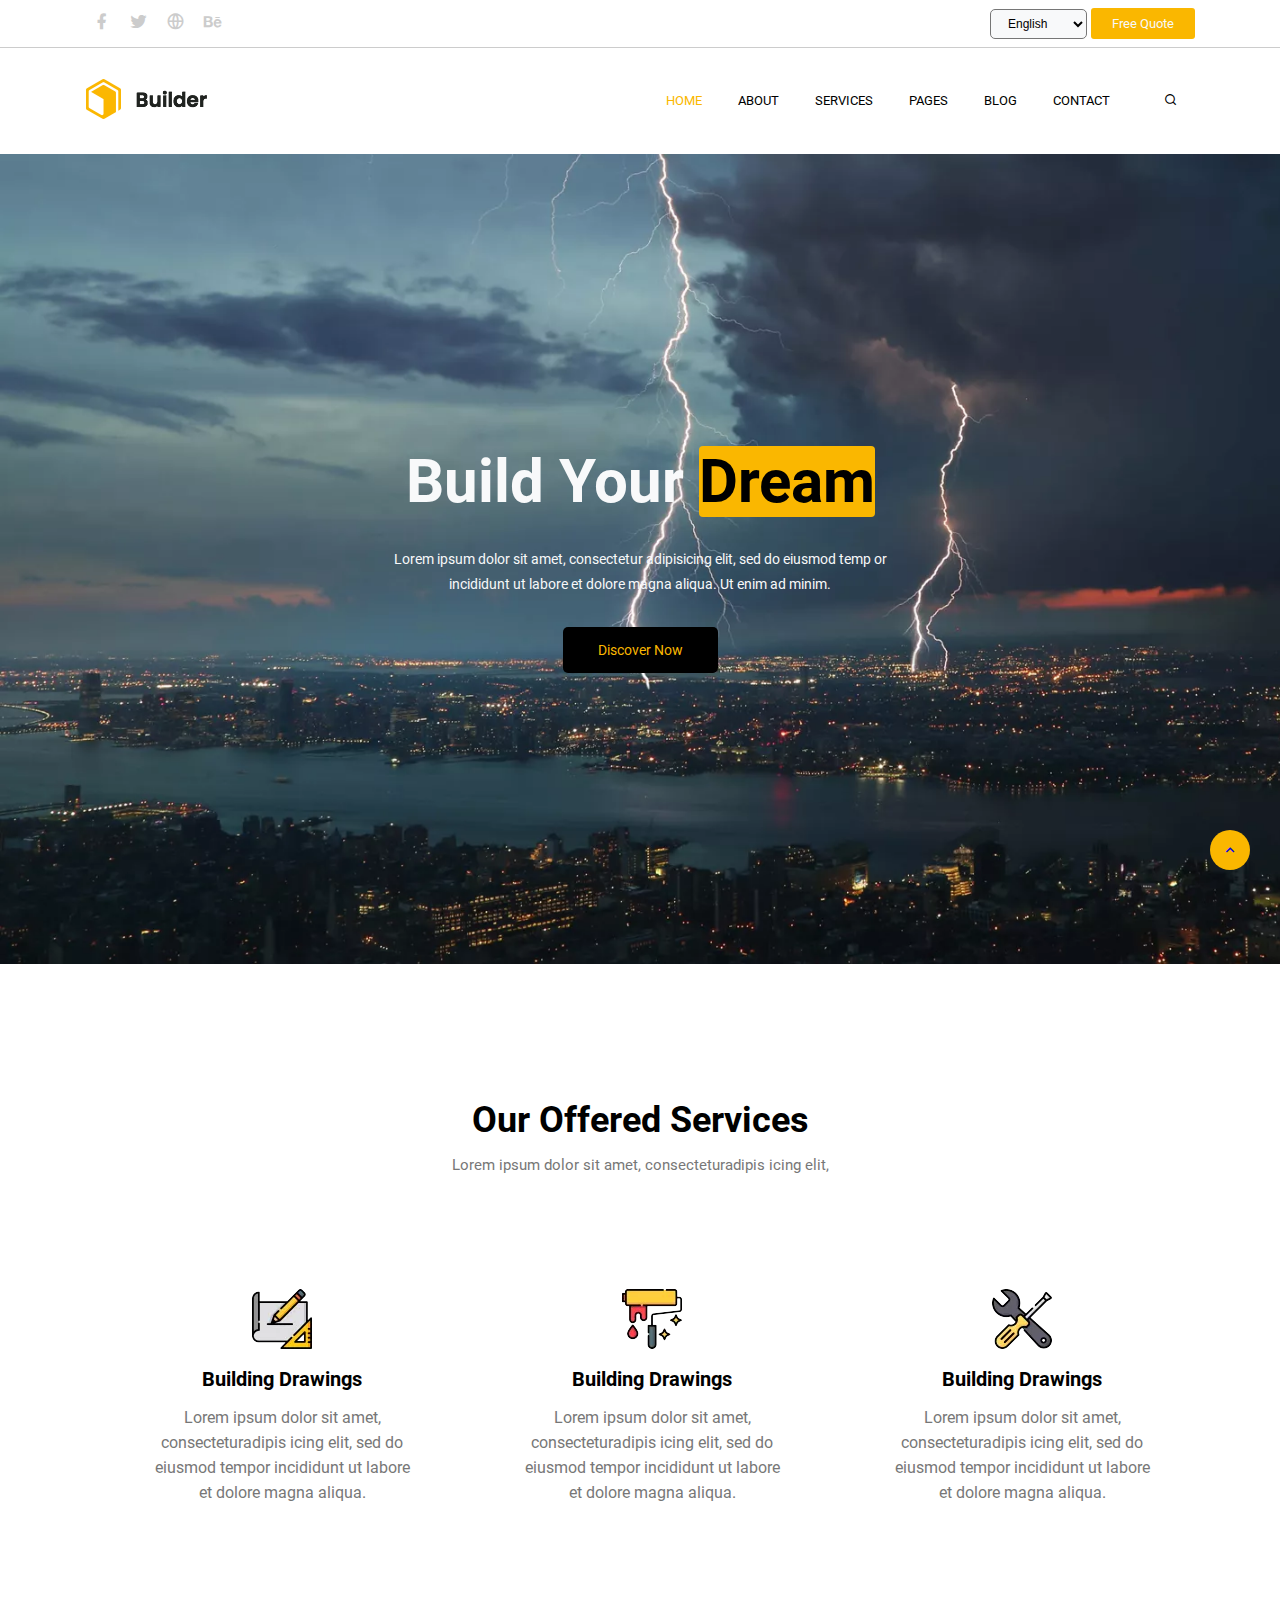
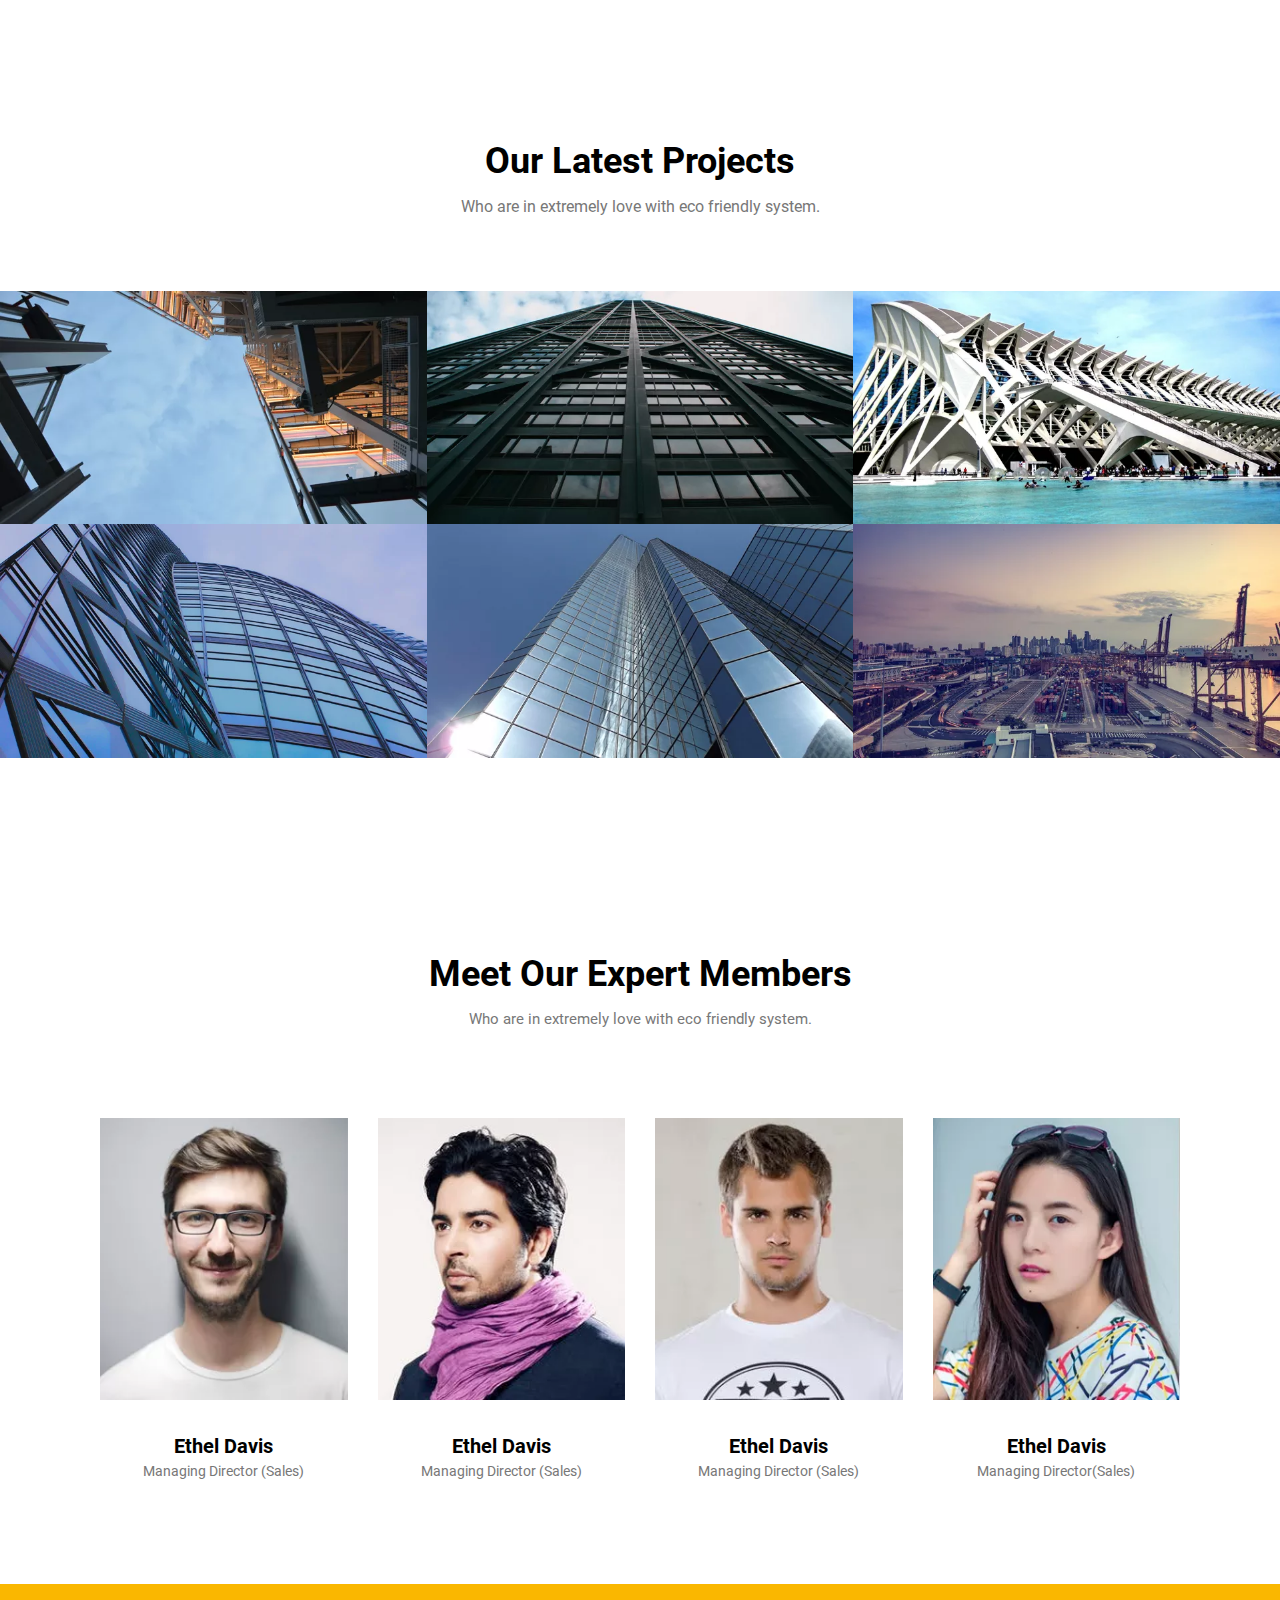
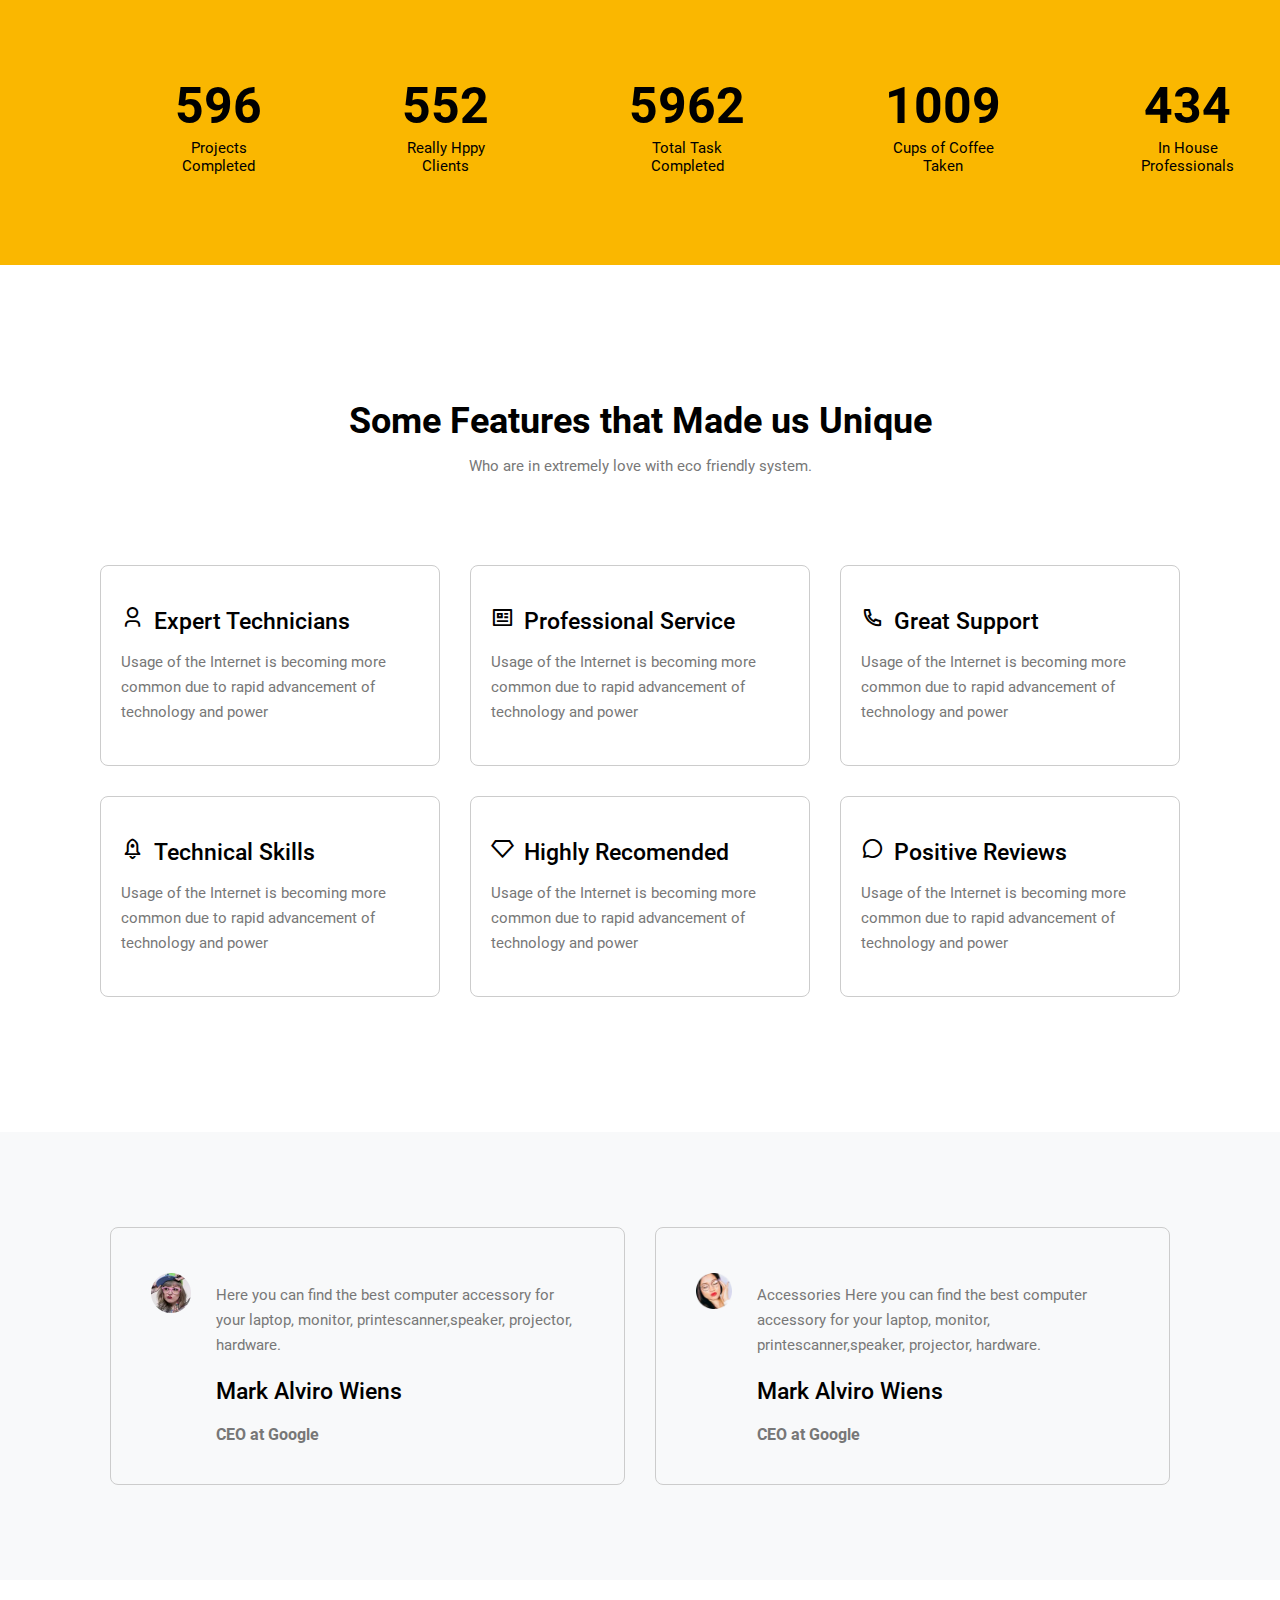
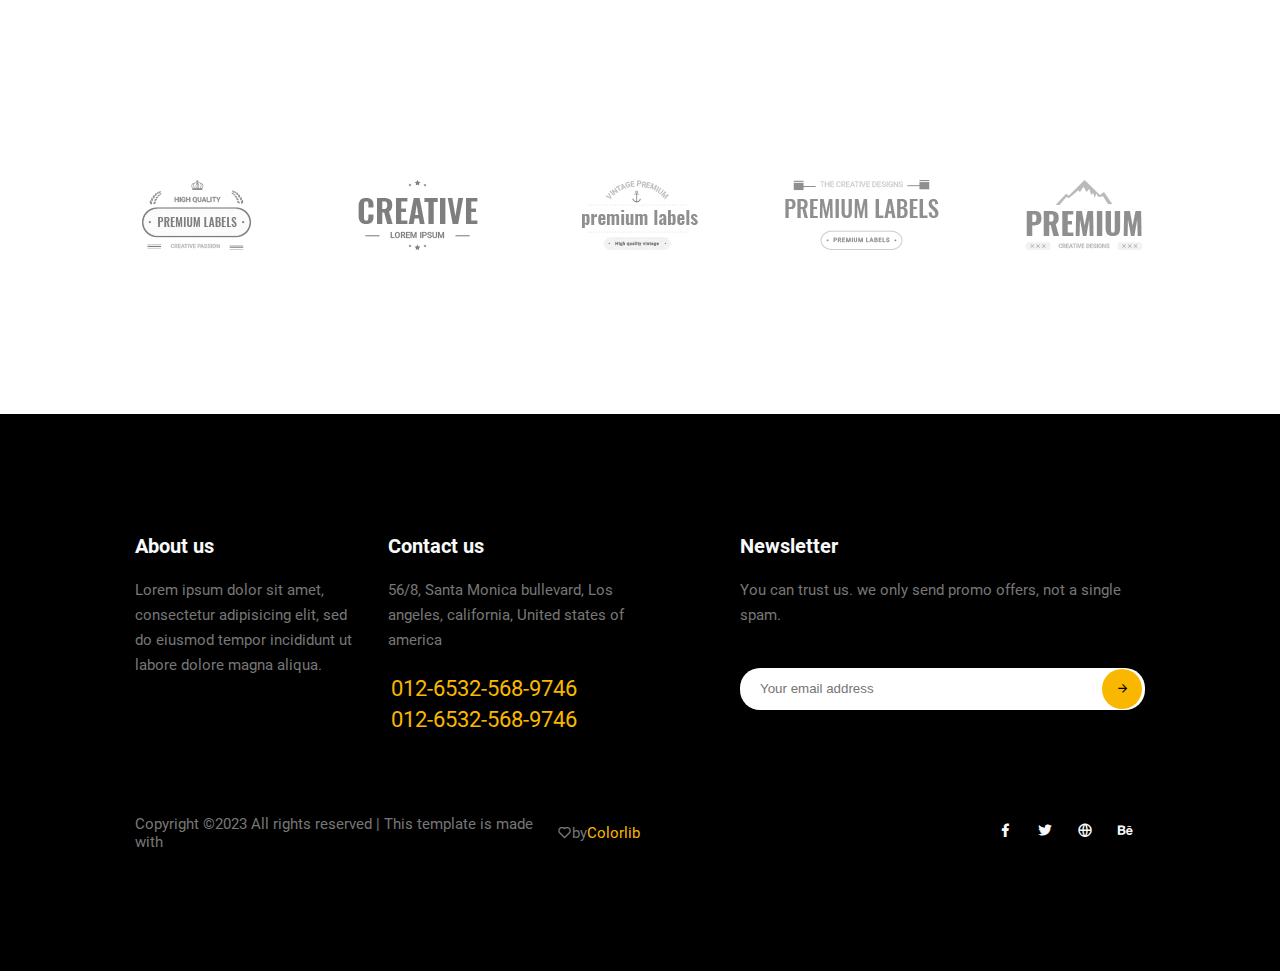
<file: 2522-laksh-css/index.html>
<!DOCTYPE html>
<html>
<head>
    <meta charset="UTF-8">
    <meta name="viewport" content="width=device-width, initial-scale=1.0">
    <title>css project</title>
    <link rel="stylesheet" href="remix/remixicon.css" type="text/css" />
    <link rel="stylesheet" href="fonts/stylesheet.css" type="text/css" />
    <link rel="stylesheet" href="css/style.css" type="text/css"/>
    <link rel="stylesheet" href="css/min.css" type="text/css"/>
</head>

<body>

    <!-- topbar-start -->
    <div class="topbar">
        <div class="container">
            <div class="d-flex justify-between align-center">
                <div class="social">
                    <a href="javscript:void(0)"><i class="ri-facebook-fill"></i></a>
                    <a href="javscript:void(0)"><i class="ri-twitter-fill"></i></a>
                    <a href="javscript:void(0)"><i class="ri-global-line"></i></a>
                    <a href="javscript:void(0)"><i class="ri-behance-fill"></i></a>
                </div>
                <div>
                    <select class="lan">
                        <option>English</option>
                        <option>BANGLA</option>
                        <option>INDIAN</option>
                        <option>ANS</option>
                    </select>
                    <a class="btn" href="javscript:void(0)">Free Quote</a>
                </div>
            </div>
        </div>
    </div>
    <!-- topbar-end -->

    <!-- header-start> -->
    <header>
        <div class="container">
            <div class="d-flex justify-between align-center">
                <div>
                    <img src="images/logo.webp" type="logo" alt="logo">
                </div>
                <nav>
                    <ul class="d-flex justify-between">
                        <li><a href="javscript:void(0)">HOME</a></li>
                        <li><a href="javscript:void(0)">ABOUT</a></li>
                        <li><a href="javscript:void(0)">SERVICES</a></li>
                        <li class="dropdown">
                            <a href="javscript:void(0)">PAGES</a>
                            <div class="dropdown-menu">
                                <ul>
                                    <li><a href="javscript:void(0)">PROJECTS</a></li>
                                    <li><a href="javscript:void(0)">ELEMENTS</a></li>
                                </ul>
                            </div>
                        </li>
                        <li class="dropdown">
                            <a href="javscript:void(0)">BLOG</a>
                            <div class="dropdown-menu">
                                <ul>
                                    <li><a href="javscript:void(0)">BLOG</a></li>
                                    <li><a href="javscript:void(0)">BLOG DETAILS</a></li>
                                </ul>
                            </div>
                        </li>
                        <li><a href="javscript:void(0)">CONTACT</a></li>
                        <li class="icon">
                            <a href="javscript:void(0)"><i class="ri-search-line"></i></a>
                        </li>
                    </ul>
                </nav>
            </div>
        </div>
    </header>
    <!-- header-end -->

    <main>
        <!-- banner-start -->
        <section class="banner">
            <div class="container">
                <div class="banner-content d-flex justify-center align-center   ">

                    <h1>Build Your<span>Dream</span></h1>
                    <p>Lorem ipsum dolor sit amet, consectetur adipisicing elit, sed do eiusmod temp or incididunt ut
                        labore et dolore magna aliqua. Ut enim ad minim.
                    </p>
                    <a href="javscript:void(0)" class="btn">Discover Now</a>
                </div>
            </div>

        </section>
        <!-- banner-end -->

        <!-- service-start -->
        <section class="py">
            <div class="container">
                <div class="services">
                    <div class="service-title text-center ">
                        <h2>Our Offered Services</h2>
                        <p>Lorem ipsum dolor sit amet, consecteturadipis icing elit,</p>
                    </div>
                </div>
                <div class="row">
                    <div class="w-xs-1 w-sm-1 w-lg-2 w-xl-3">
                        <div class="service-itms text-center">
                            <div class="service-img">
                                <img src="images/s1.webp" title="s1" alt="s1" />
                            </div>
                            <h3>Building Drawings</h3>
                            <p>Lorem ipsum dolor sit amet, consecteturadipis icing elit, sed do eiusmod tempor
                                incididunt ut labore et dolore magna aliqua.</p>
                        </div>
                    </div>
                    <div class="w-xs-1 w-sm-1 w-lg-2 w-xl-3">
                        <div class="service-itms text-center">
                            <div class="service-img">
                                <img src="images/s2.webp" title="s2" alt="s2" />
                            </div>
                            <h3>Building Drawings</h3>
                            <p>Lorem ipsum dolor sit amet, consecteturadipis icing elit, sed do eiusmod tempor
                                incididunt ut labore et dolore magna aliqua.</p>
                        </div>
                    </div>
                    <div class="w-xs-1 w-sm-1 w-lg-2 w-xl-3">
                        <div class="service-itms text-center">
                            <div class="service-img">
                                <img src="images/s3.webp" title="s3" alt="s3" />
                            </div>
                            <h3>Building Drawings</h3>
                            <p>Lorem ipsum dolor sit amet, consecteturadipis icing elit, sed do eiusmod tempor
                                incididunt ut labore et dolore magna aliqua.</p>
                        </div>
                    </div>
                </div>
            </div>
        </section>
        <!-- service-end -->

        <!-- project-strat -->
        <section class="py">
            <div class="contatainer">
                <div class="project-title text-center">
                    <h2>Our Latest Projects</h2>
                    <p>Who are in extremely love with eco friendly system.</p>
                </div>
            </div>
            <div class="row">
                <div class="w-xs-1 w-sm-1 w-md-2 w-xl-3">
                    <div class="project-items">
                        <div class="project-overlay d-flex align-center">
                            <h4>Alex Complex for Residence</h4>
                            <p>LCD screens are uniquely modern in style, and the liquid crystals that make them work
                                have allowed humanity to create slimmer.</p>
                        </div>
                        <div class="projet-img">
                            <img src="images/p1.webp" title="p1" alt="p1">
                        </div>
                    </div>
                </div>
                <div class="w-xs-1 w-sm-1 w-md-2 w-xl-3">
                    <div class="project-items">
                        <div class="project-overlay d-flex align-center">
                            <h4>Alex Complex for Residence</h4>
                            <p>LCD screens are uniquely modern in style, and the liquid crystals that make them work
                                have allowed humanity to create slimmer.</p>
                        </div>
                        <div class="projet-img">
                            <img src="images/p2.webp" title="p2" alt="p2">
                        </div>
                    </div>
                </div>
                <div class="w-xs-1 w-sm-1 w-md-2 w-xl-3">
                    <div class="project-items">
                        <div class="project-overlay d-flex align-center">
                            <h4>Alex Complex for Residence</h4>
                            <p>LCD screens are uniquely modern in style, and the liquid crystals that make them work
                                have allowed humanity to create slimmer.</p>
                        </div>
                        <div class="projet-img">
                            <img src="images/p3.webp" title="p3" alt="p3">
                        </div>
                    </div>
                </div>
                <div class="w-xs-1 w-sm-1 w-md-2 w-xl-3">
                    <div class="project-items">
                        <div class="project-overlay d-flex align-center">
                            <h4>Alex Complex for Residence</h4>
                            <p>LCD screens are uniquely modern in style, and the liquid crystals that make them work
                                have allowed humanity to create slimmer.</p>
                        </div>
                        <div class="projet-img">
                            <img src="images/p4.webp" title="p4" alt="p4">
                        </div>
                    </div>
                </div>
                <div class="w-xs-1 -1 w-sm-1 w-md-2 w-xl-3">
                    <div class="project-items">
                        <div class="project-overlay d-flex align-center">
                            <h4>Alex Complex for Residence</h4>
                            <p>LCD screens are uniquely modern in style, and the liquid crystals that make them work
                                have allowed humanity to create slimmer.</p>
                        </div>
                        <div class="projet-img">
                            <img src="images/p5.webp" title="p5" alt="p5">
                        </div>
                    </div>
                </div>
                <div class="w-xs-1 w-sm-1 w-md-2 w-xl-3 ">
                    <div class="project-items">
                        <div class="project-overlay d-flex align-center">
                            <h4>Alex Complex for Residence</h4>
                            <p>LCD screens are uniquely modern in style, and the liquid crystals that make them work
                                have allowed humanity to create slimmer.</p>
                        </div>
                        <div class="projet-img">
                            <img src="images/p6.webp" title="p6" alt="p6">
                        </div>
                    </div>
                </div>
            </div>
        </section>
        <!-- project-end -->

        <!-- tem-member-strat -->
        <section class="py">
            <div class="container">
                <div class=" tem-title text-center">
                    <h2>Meet Our Expert Members</h2>
                    <p>Who are in extremely love with eco friendly system.</p>
                </div>
                <div class="row">
                    <div class="w-4 w-xs-1 w-sm-1 w-md-2 w-lg-2 w-lg-4">
                        <div class="tem-items">
                            <div class="tem-img">
                                <img src="images/m1.webp" title="m1" alt="m1" >
                                <div class="tem-overlay">
                                    <a href="javscript:void(0)"><i class="ri-facebook-fill"></i></a>
                                    <a href="javscript:void(0)"><i class="ri-twitter-line"></i></a>
                                    <a href="javscript:void(0)"><i class="ri-linkedin-fill"></i></a>
                                </div>
                            </div>
                            <div class="tem-contant text-center">
                                <h4>Ethel Davis</h4>
                                <p>Managing Director (Sales)</p>
                            </div>
                        </div>
                    </div>
                    <div class="w-4 w-xs-1 w-sm-1 w-md-2 w-lg-2 w-lg-4">
                        <div class="tem-items">

                            <div class="tem-img">
                                <img src="images/m2.webp" title="m2" alt="m2">
                                <div class="tem-overlay">
                                    <a href="javscript:void(0)"><i class="ri-facebook-fill"></i></a>
                                    <a href="javscript:void(0)"><i class="ri-twitter-line"></i></a>
                                    <a href="javscript:void(0)"><i class="ri-linkedin-fill"></i></a>
                                </div>
                            </div>
                            <div class="tem-contant text-center">
                                <h4>Ethel Davis</h4>
                                <p>Managing Director (Sales)</p>
                            </div>
                        </div>

                    </div>
                    <div class="w-4 w-xs-1 w-sm-1 w-md-2 w-lg-2 w-lg-4">
                        <div class="tem-items">

                            <div class="tem-img">
                                <img src="images/m3.webp" title="m3" alt="m3">
                                <div class="tem-overlay">
                                    <a href="javscript:void(0)"><i class="ri-facebook-fill"></i></a>
                                    <a href="javscript:void(0)"><i class="ri-twitter-line"></i></a>
                                    <a href="javscript:void(0)"><i class="ri-linkedin-fill"></i></a>
                                </div>
                            </div>
                            <div class="tem-contant text-center">
                                <h4>Ethel Davis</h4>
                                <p>Managing Director (Sales)</p>
                            </div>
                        </div>

                    </div>
                    <div class="w-4 w-xs-1 w-sm-1 w-md-2 w-lg-2 w-lg-4">
                        <div class="tem-items">

                            <div class="tem-img">
                                <img src="images/m4.webp" title="m4" alt="m4">
                                <div class="tem-overlay">
                                    <a href="javscript:void(0)"><i class="ri-facebook-fill"></i></a>
                                    <a href="javscript:void(0)"><i class="ri-twitter-line"></i></a>
                                    <a href="javscript:void(0)"><i class="ri-linkedin-fill"></i></a>
                                </div>
                            </div>
                            <div class="tem-contant text-center">
                                <h4>Ethel Davis</h4>
                                <p>Managing Director(Sales)</p>
                            </div>
                        </div>
                    </div>
                </div>
            </div>
            </div>
        </section>
        <!-- tem-member-end -->

        <!-- count-strat -->
        <section class="count">
            <div class="container">
                <div class="row">
                    <div class="d-flex">
                        <div class="w-sm-1 w-xs-1">
                            <div class="count-item text-center " style="margin: 0 20px; padding: 0 50px;">
                                <a href="javascript:void(0)"><h4>596</h4></a>
                                <p>Projects Completed</p>
                            </div>
                        </div>
                        <div class="w-sm-1 w-xs-1">
                            <div class="count-item text-center " style="margin: 0 20px; padding: 0 50px;">
                                <a href="javascript:void(0)"><h4>552</h4></a>
                                <p>Really Hppy Clients</p>
                            </div>
                        </div>
                        <div class="w-sm-1 w-xs-1">
                            <div class="count-item text-center " style="margin: 0 20px; padding: 0 50px;">
                                <a href="javascript:void(0)"><h4>5962</h4></a>
                                <p>Total Task Completed</p>
                            </div>
                        </div>
                        <div class="w-sm-1 w-xs-1">
                            <div class="count-item text-center " style="margin: 0 20px; padding: 0 50px;">
                                <a href="javascript:void(0)"><h4>1009</h4></a>
                                <p>Cups of Coffee Taken</p>
                            </div>
                        </div>
                        <div class="w-sm-1 w-xs-1">
                            <div class="count-item text-center " style="margin: 0 20px; padding: 0 50px;">
                                <a href="javascript:void(0)"><h4>434</h4></a>
                                <p>In House Professionals</p>
                            </div>
                        </div>
                    </div>
                </div>
            </div>
        </section>
        <!-- count-end -->

        <!-- Features-start -->
        <section class="py">
            <div class="container">
                <div class="features-title text-center">
                    <h2>Some Features that Made us Unique</h2>
                    <p>Who are in extremely love with eco friendly system.</p>
                </div>
                <div class="row">
                    <div class="w-3">
                        <div class="featurse-items">
                            <h3><i class="ri-user-3-line"></i>Expert Technicians</h3>
                            <p>Usage of the Internet is becoming more common due to rapid advancement of technology and
                                power</p>
                        </div>
                    </div>
                    <div class="w-3">
                        <div class="featurse-items">
                            <h3><i class="ri-profile-line"></i>Professional Service</h3>
                            <p>Usage of the Internet is becoming more common due to rapid advancement of technology and
                                power</p>
                        </div>
                    </div>

                    <div class="w-3">
                        <div class="featurse-items">
                            <h3><i class="ri-phone-line"></i>Great Support</h3>
                            <p>Usage of the Internet is becoming more common due to rapid advancement of technology and
                                power</p>
                        </div>
                    </div>

                    <div class="w-3">
                        <div class="featurse-items">
                            <h3><i class="ri-rocket-2-line"></i>Technical Skills</h3>
                            <p>Usage of the Internet is becoming more common due to rapid advancement of technology and
                                power</p>
                        </div>
                    </div>

                    <div class="w-3">
                        <div class="featurse-items">
                            <h3><i class="ri-vip-diamond-line"></i>Highly Recomended</h3>
                            <p>Usage of the Internet is becoming more common due to rapid advancement of technology and
                                power</p>
                        </div>
                    </div>

                    <div class="w-3">
                        <div class="featurse-items">
                            <h3><i class="ri-chat-3-line"></i>Positive Reviews</h3>
                            <p>Usage of the Internet is becoming more common due to rapid advancement of technology and
                                power</p>
                        </div>
                    </div>
                </div>
            </div>
        </section>
        <!-- Features-end -->

        <!-- Reviews-start -->
        <section class="py">
            <div class="Reviews">
                <div class="container">
                    <div class="row">
                        <div class="w-2">
                            <div class="reviews-items">
                                <div class="reviews-items-img">
                                    <img src="images/r1.webp" title="r1" alt="r1"/>
                                </div>
                                <div class="reviews-contain">
                                    <p> Here you can find the best computer accessory for your laptop, monitor,
                                        printescanner,speaker,
                                        projector, hardware.</p>
                                    <h3>Mark Alviro Wiens</h3>
                                    <h4>CEO at Google</h4>
                                </div>
                                
                            </div>
                        </div>
                        <div class="w-2">
                            <div class="reviews-items">
                                <div class="reviews-items-img">
                                    <img src="images/r2.webp" title="r2" alt="r2"/>
                                </div>
                                <div class="reviews-contain">
                                    <p>Accessories Here you can find the best computer accessory for your laptop, monitor,
                                        printescanner,speaker,
                                        projector, hardware.</p>
                                    <h3>Mark Alviro Wiens</h3>
                                    <h4>CEO at Google</h4>
                                </div>
                                 
                            </div>
                        </div>
                    </div>
                </div>
            </div>
        </section>
        <!-- Reviews-end -->

        <!-- company-logo-start -->
        <section class="py">
            <div class="container">
                <div class="row">
                    <div class="w-5">
                        <div class="compny-logo">
                            <div class="compny-logo-img">
                                <img src="images/l1.webp" title="l1" alt="l1" />
                            </div>
                        </div>
                    </div>
                    <div class="w-5">
                        <div class="compny-logo">
                            <div class="compny-logo-img">
                                <img src="images/l2.webp" title="l2" alt="l2" />
                            </div>
                        </div>
                    </div>
                    <div class="w-5">
                        <div class="compny-logo">
                            <div class="compny-logo-img">
                                <img src="images/l3.webp" title="l3" alt="l3" />
                            </div>
                        </div>
                    </div>
                    <div class="w-5">
                        <div class="compny-logo">
                            <div class="compny-logo-img">
                                <img src="images/l4.webp" title="l4" alt="l4" />
                            </div>
                        </div>
                    </div>
                    <div class="w-5">
                        <div class="compny-logo">
                            <div class="compny-logo-img">
                                <img src="images/l5.webp" title="l5" alt="l5" />
                            </div>
                        </div>
                    </div>
                </div>
            </div>
        </section>
        <!-- company-logo-end -->
    </main>
    <!-- footer-start -->
    <footer>
        <div class="container">
            <div class="row">
                <div class="w-2">
                    <div class="row">
                        <div class="w-2">
                            <div class="footer-1">
                                <h3>About us</h3>
                                <p>Lorem ipsum dolor sit amet, consectetur adipisicing elit, sed do eiusmod tempor
                                    incididunt ut labore dolore magna aliqua.</p>
                            </div>
                        </div>
                        <div class="w-2">
                            <div class="footer-2">
                                <h3>Contact us</h3>
                                <p>56/8, Santa Monica bullevard, Los angeles, california, United states of america</p>
                                <a href="tel:012-6532-568-9746">012-6532-568-9746</a>
                                <a href="tel:012-6532-568-9746">012-6532-568-9746</a>
                            </div>
                        </div>
                    </div>
                </div>
                <div class="w-2">
                    <div class="footer-3">
                        <h3>Newsletter</h3>
                        <p>You can trust us. we only send promo offers, not a single spam.</p>
                        <form class="contact-form">
                            <input type="text" placeholder="Your email address">
                            <button type="button"><i class="ri-arrow-right-line"></i></button>
                        </form>
                    </div>
                </div>
            </div>
            <div class="row">
                <div class="w-2">
                    <div class="copy-1">
                        <p class="d-flex align-center">Copyright ©2023 All rights reserved | This template is made with
                            <i class="ri-heart-line"></i> by <a href="javscript:void(0)"> Colorlib</a>
                        </p>
                    </div>
                </div>
                <div class="w-2">
                    <div class="copy-2">
                        <a href="javscript:void(0)"><i class="ri-facebook-fill"></i></a>
                        <a href="javscript:void(0)"><i class="ri-twitter-fill"></i></a>
                        <a href="javscript:void(0)"><i class="ri-global-line"></i></a>
                        <a href="javscript:void(0)"><i class="ri-behance-fill"></i></a>
                    </div>
                </div>
            </div>
        </div>
    </footer>
    <!-- footer-end -->

    <div class="end-btn">
        <a href="#"><i class="ri-arrow-up-s-line"></i></a>
    </div>

</body>

</html>
</file>
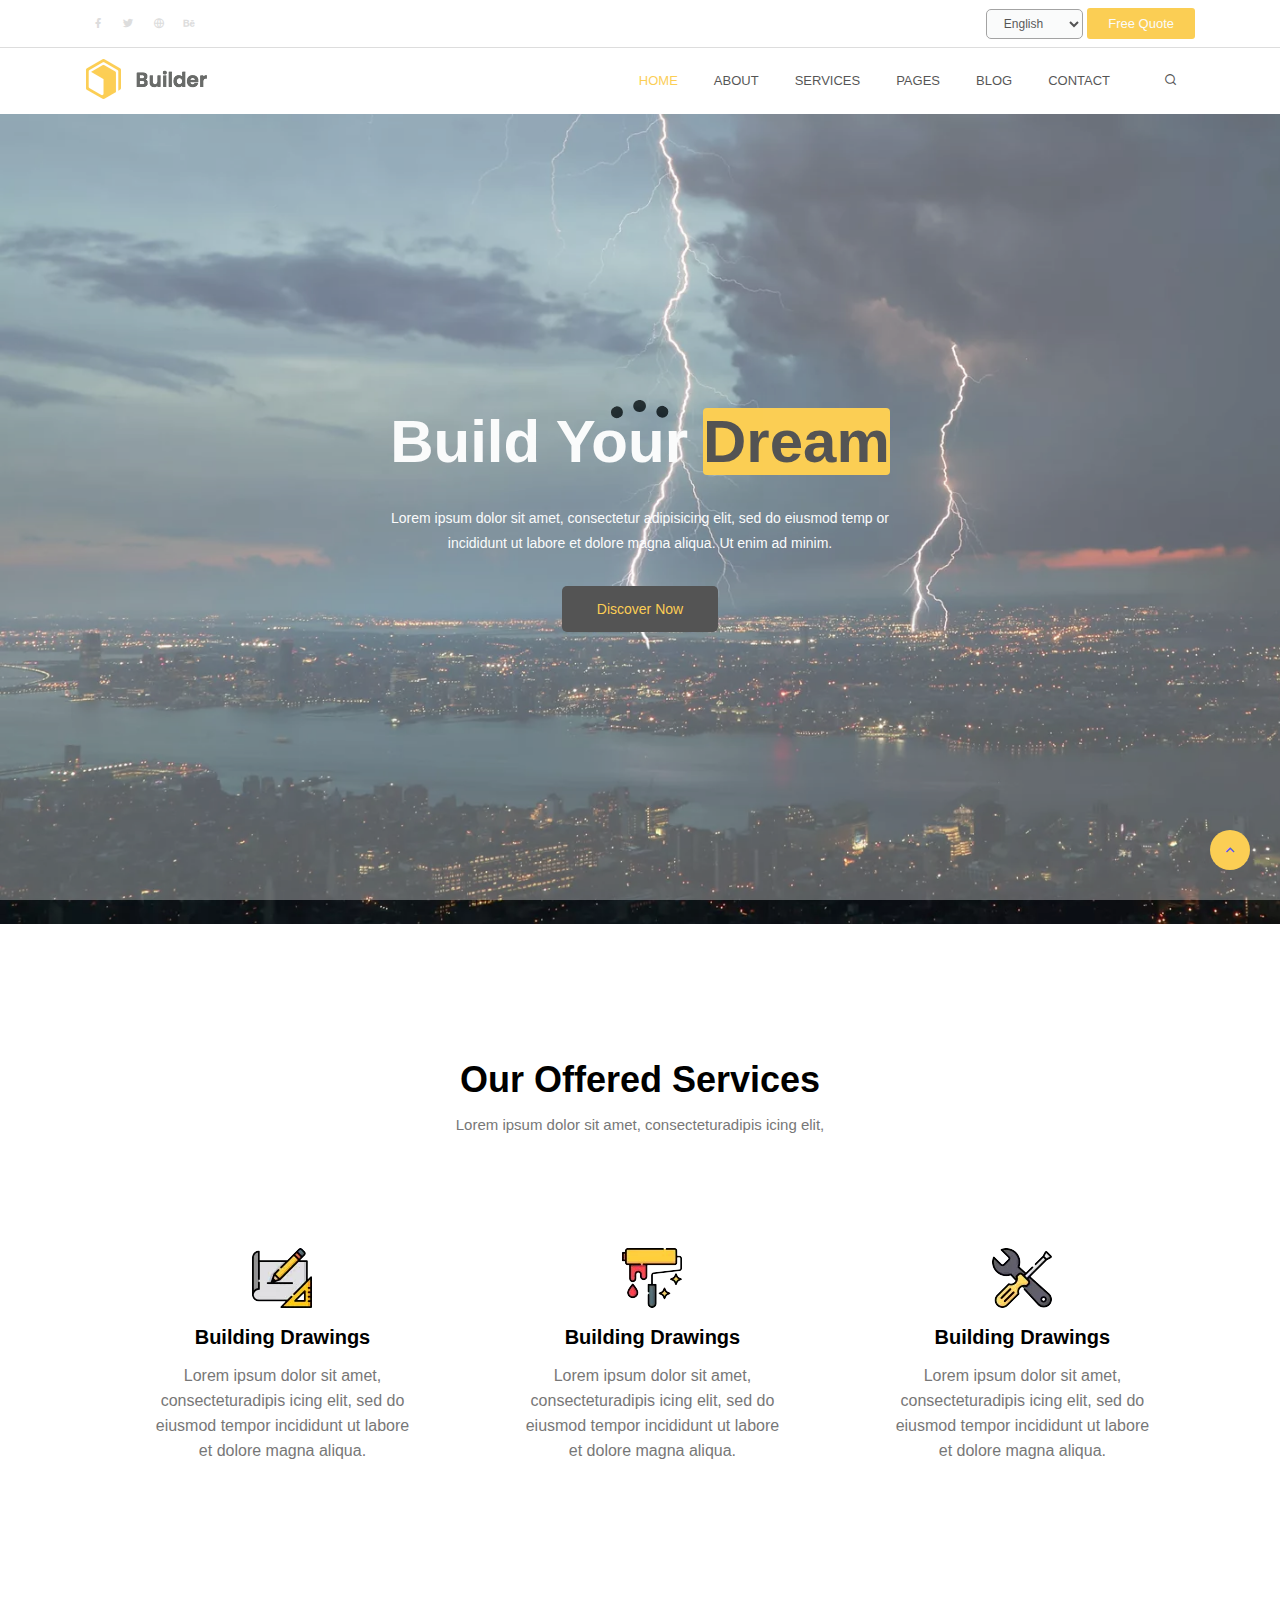
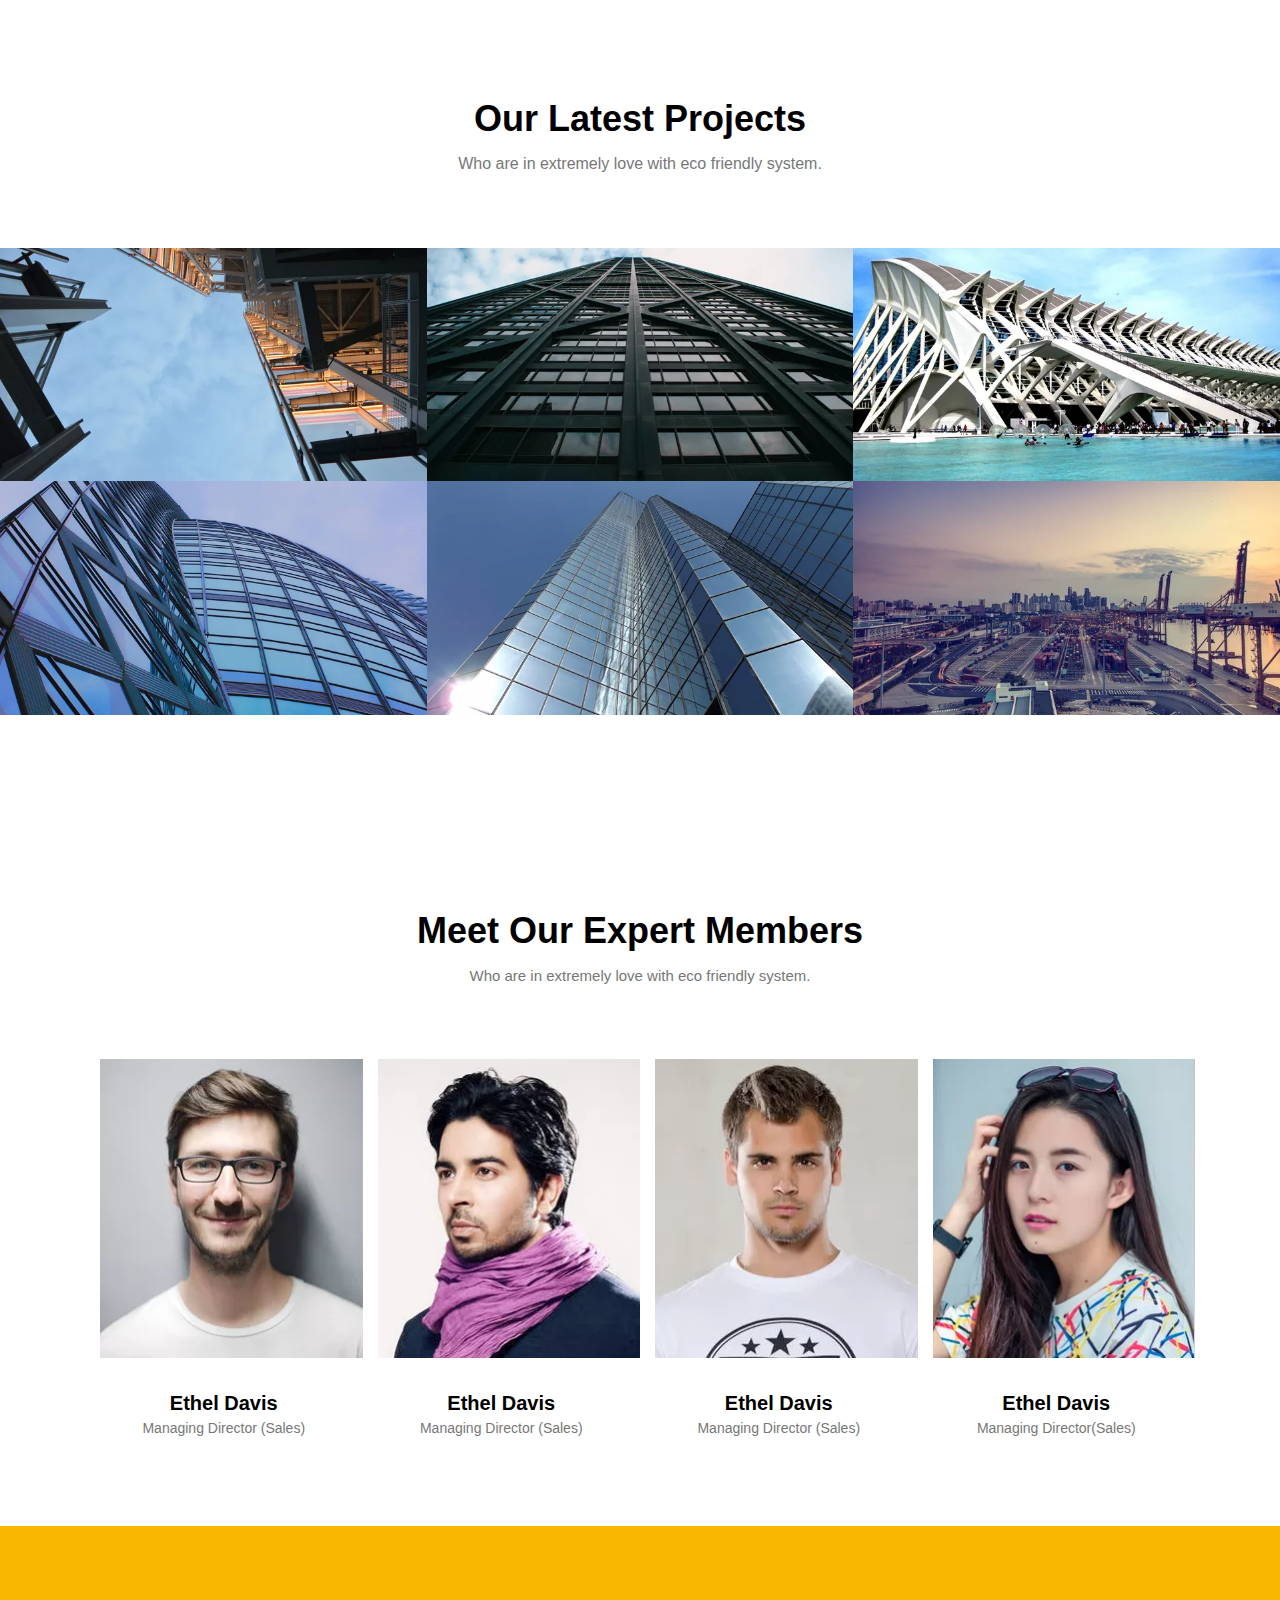
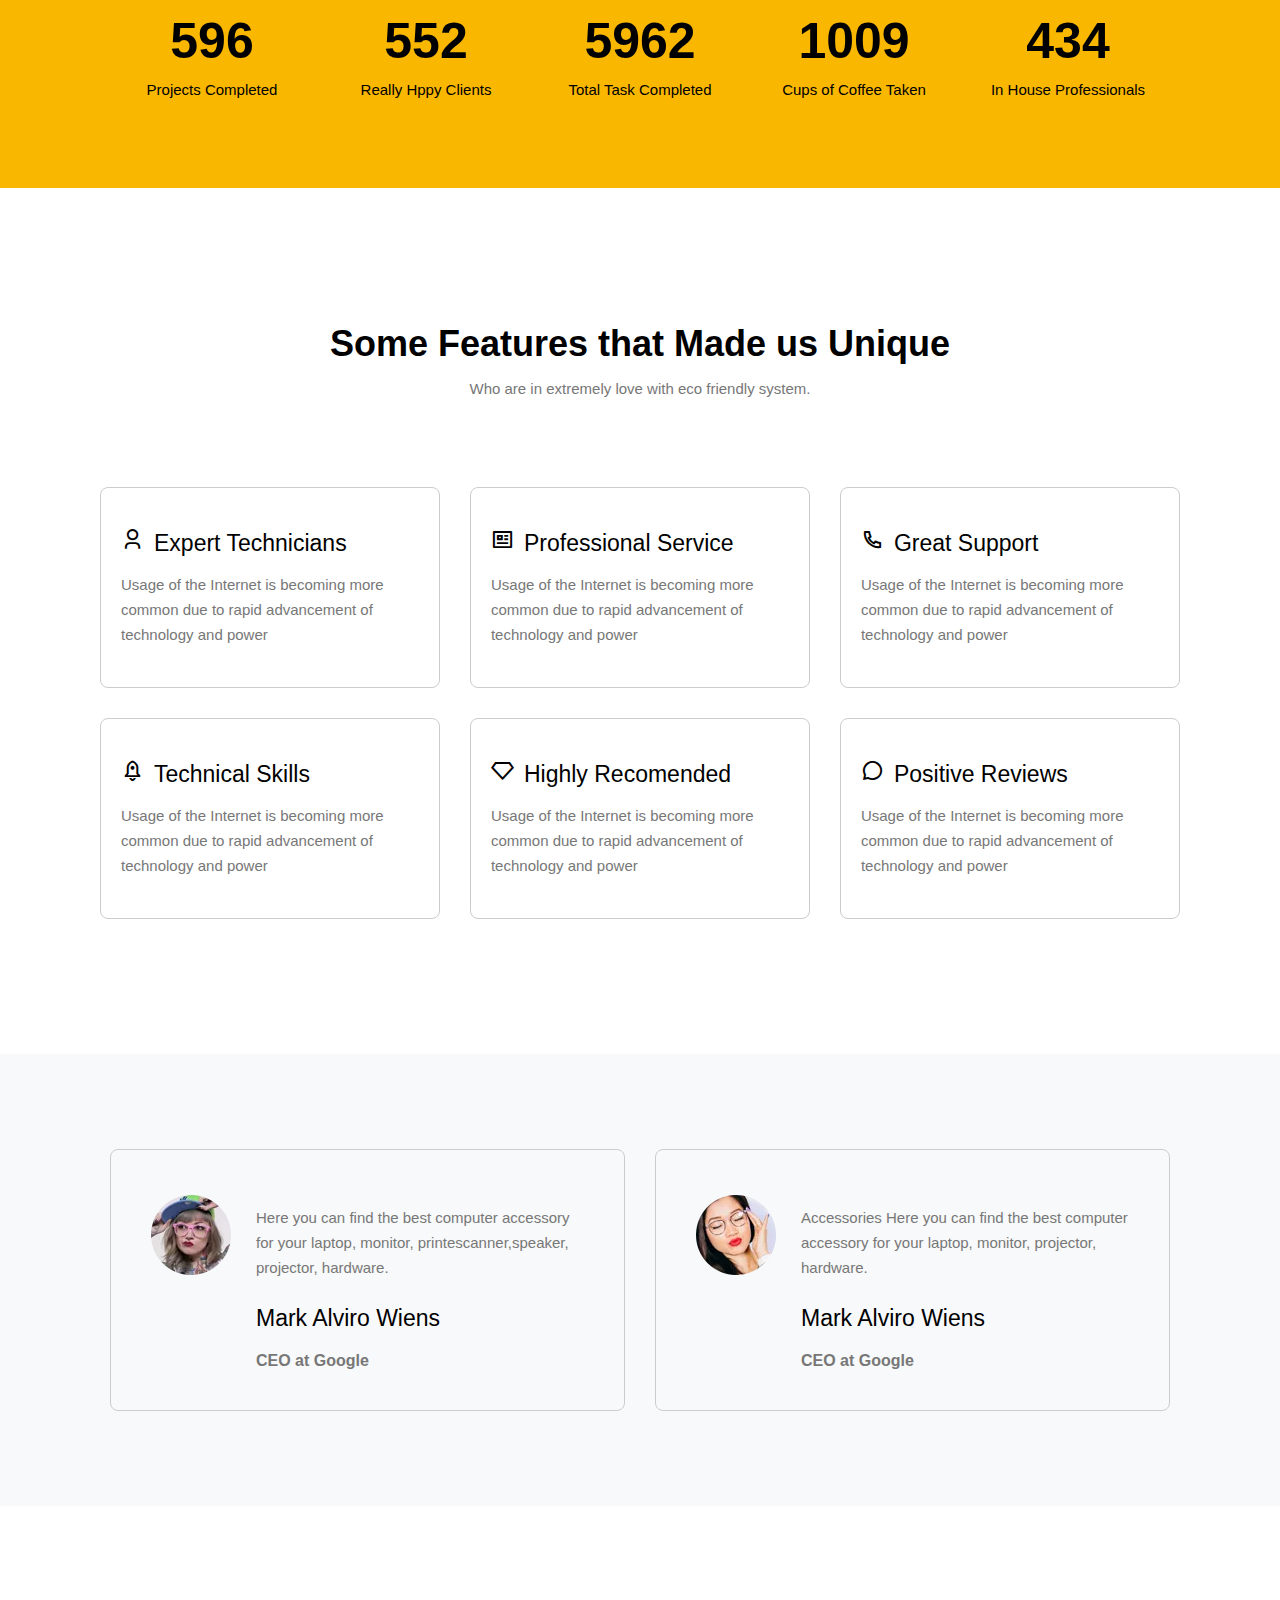
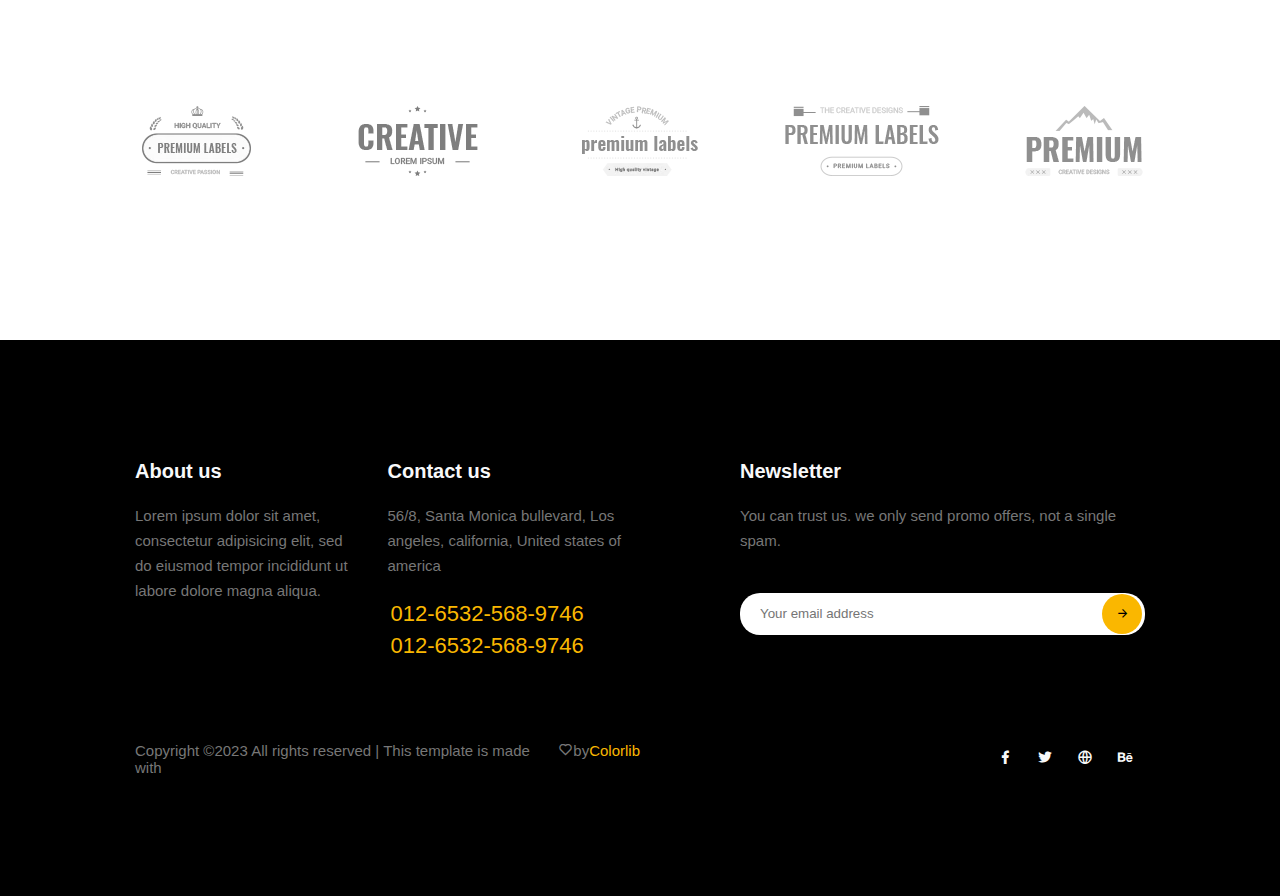
<file: 2522-laksh-jquary/index.html>
<!DOCTYPE html>
<html>
<head>
    <meta charset="UTF-8">
    <meta name="viewport" content="width=device-width, initial-scale=1.0">
    <title>Document</title>
    <link rel="stylesheet" href="remix/remixicon.css" type="text/css">
    <link rel="stylesheet" href="css/style.css" type="text/css"/>
    <link rel="stylesheet" href="css/max2.css" type="text/css"/>
</head>
<body>
    <!-- topbar-start -->
    <div class="topbar">
        <div class="container">
            <div class="d-flex justify-between align-center">
                <div class="social">
                    <a href="javscript:void(0)"><i class="ri-facebook-fill"></i></a>
                    <a href="javscript:void(0)"><i class="ri-twitter-fill"></i></a>
                    <a href="javscript:void(0)"><i class="ri-global-line"></i></a>
                    <a href="javscript:void(0)"><i class="ri-behance-fill"></i></a>
                </div>
                <div>
                    <select class="lan">
                        <option>English</option>
                        <option>BANGLA</option>
                        <option>INDIAN</option>
                        <option>ANS</option>
                    </select>
                    <a class="btn" href="javscript:void(0)">Free Quote</a>
                </div>
            </div>
        </div>
    </div>
    <!-- topbar-end -->

    <!-- header-start> -->
    <header>
        <div class="container">
            <div class="d-flex justify-between align-center">
                <div>
                    <img src="images/logo.webp" type="logo" alt="logo">
                </div>
                <nav class="d-flex align-center">
                    <ul class="d-flex justify-between">
                        <li><a href="javscript:void(0)">HOME</a></li>
                        <li><a href="javscript:void(0)">ABOUT</a></li>
                        <li><a href="javscript:void(0)">SERVICES</a></li>
                        <li class="dropdown">
                            <a href="javscript:void(0)">PAGES</a>
                            <div class="dropdown-menu">
                                <ul>
                                    <li><a href="javscript:void(0)">PROJECTS</a></li>
                                    <li><a href="javscript:void(0)">ELEMENTS</a></li>
                                </ul>
                            </div>
                        </li>
                        <li class="dropdown">
                            <a href="javscript:void(0)">BLOG</a>
                            <div class="dropdown-menu">
                                <ul>
                                    <li><a href="javscript:void(0)">BLOG</a></li>
                                    <li><a href="javscript:void(0)">BLOG DETAILS</a></li>
                                </ul>
                            </div>
                        </li>
                        <li><a href="javscript:void(0)">CONTACT</a></li>
                        <li class="icon">
                            <a href="javscript:void(0)"><i class="ri-search-line"></i></a>
                        </li>
                    </ul>
                </nav>
                <a href="javscript:void(0)" class="toggle"><i class="ri-menu-line"></i></a>
            </div>
        </div>
    </header>
    <!-- header-end -->
    <main>
    <!-- banner-start -->
        <section class="banner">
            <div class="container">
                <div class="banner-content d-flex justify-center align-center   ">

                    <h1>Build Your<span>Dream</span></h1>
                    <p>Lorem ipsum dolor sit amet, consectetur adipisicing elit, sed do eiusmod temp or incididunt ut
                        labore et dolore magna aliqua. Ut enim ad minim.
                    </p>
                    <a href="javscript:void(0)" class="btn">Discover Now</a>
                </div>
            </div>
        </section>
    <!-- banner-end -->

    <!-- service-start -->
     <section class="py">
        <div class="container">
            <div class="services">
                <div class="service-title text-center ">
                    <h2>Our Offered Services</h2>
                    <p>Lorem ipsum dolor sit amet, consecteturadipis icing elit,</p>
                </div>
            </div>
            <div class="row">
                <div class="w-3 w-md-2 w-xs-1 ">
                    <div class="service-itms text-center">
                        <div class="service-img">
                            <img src="images/s1.webp" title="s1" alt="s1"/>
                        </div>
                        <h3>Building Drawings</h3>
                        <p>Lorem ipsum dolor sit amet, consecteturadipis icing elit, sed do eiusmod tempor
                            incididunt ut labore et dolore magna aliqua.</p>
                    </div>
                </div>
                <div class="w-3 w-md-2 w-xs-1 ">
                    <div class="service-itms text-center">
                        <div class="service-img">
                            <img src="images/s2.webp" title="s2" alt="s2"/>
                        </div>
                        <h3>Building Drawings</h3>
                        <p>Lorem ipsum dolor sit amet, consecteturadipis icing elit, sed do eiusmod tempor
                            incididunt ut labore et dolore magna aliqua.</p>
                    </div>
                </div>
                <div class="w-3 w-md-2 w-xs-1 ">
                    <div class="service-itms text-center">
                        <div class="service-img">
                            <img src="images/s3.webp" title="s3" alt="s3"/>
                        </div>
                        <h3>Building Drawings</h3>
                        <p>Lorem ipsum dolor sit amet, consecteturadipis icing elit, sed do eiusmod tempor
                            incididunt ut labore et dolore magna aliqua.</p>
                    </div>
                </div>
            </div>
        </div>
    </section>
    <!-- service-end -->

     <!-- project-strat -->
     <section class="py">
        <div class="contatainer">
            <div class="project-title text-center ">
                <h2>Our Latest Projects</h2>
                <p>Who are in extremely love with eco friendly system.</p>
            </div>
        </div>
        <div class="row">
            <div class="w-3 w-md-2 w-xs-1">
                <div class="project-items">
                    <div class="project-overlay d-flex align-center">
                        <h4>Alex Complex for Residence</h4>
                        <p>LCD screens are uniquely modern in style, and the liquid crystals that make them work
                            have allowed humanity to create slimmer.</p>
                    </div>
                    <div class="projet-img">
                        <img src="images/p1.webp" title="p1" alt="p1">
                    </div>
                </div>
            </div>
            <div class="w-3 w-md-2 w-xs-1">
                <div class="project-items">
                    <div class="project-overlay d-flex align-center">
                        <h4>Alex Complex for Residence</h4>
                        <p>LCD screens are uniquely modern in style, and the liquid crystals that make them work
                            have allowed humanity to create slimmer.</p>
                    </div>
                    <div class="projet-img">
                        <img src="images/p2.webp" title="p2" alt="p2">
                    </div>
                </div>
            </div>
            <div class="w-3 w-md-2 w-xs-1">
                <div class="project-items">
                    <div class="project-overlay d-flex align-center">
                        <h4>Alex Complex for Residence</h4>
                        <p>LCD screens are uniquely modern in style, and the liquid crystals that make them work
                            have allowed humanity to create slimmer.</p>
                    </div>
                    <div class="projet-img">
                        <img src="images/p3.webp" title="p3" alt="p3">
                    </div>
                </div>
            </div>
            <div class="w-3 w-md-2 w-xs-1">
                <div class="project-items">
                    <div class="project-overlay d-flex align-center">
                        <h4>Alex Complex for Residence</h4>
                        <p>LCD screens are uniquely modern in style, and the liquid crystals that make them work
                            have allowed humanity to create slimmer.</p>
                    </div>
                    <div class="projet-img">
                        <img src="images/p4.webp" title="p4" alt="p4">
                    </div>
                </div>
            </div>
            <div class="w-3 w-md-2 w-xs-1">
                <div class="project-items">
                    <div class="project-overlay d-flex align-center">
                        <h4>Alex Complex for Residence</h4>
                        <p>LCD screens are uniquely modern in style, and the liquid crystals that make them work
                            have allowed humanity to create slimmer.</p>
                    </div>
                    <div class="projet-img">
                        <img src="images/p5.webp" title="p5" alt="p5">
                    </div>
                </div>
            </div>
            <div class="w-3 w-md-2 w-xs-1">
                <div class="project-items">
                    <div class="project-overlay d-flex align-center">
                        <h4>Alex Complex for Residence</h4>
                        <p>LCD screens are uniquely modern in style, and the liquid crystals that make them work
                            have allowed humanity to create slimmer.</p>
                    </div>
                    <div class="projet-img">
                        <img src="images/p6.webp" title="p6" alt="p6">
                    </div>
                </div>
            </div>
        </div>
    </section>
    <!-- project-end -->


        <!-- tem-member-strat -->
        <section class="py">
            <div class="container">
                <div class=" tem-title text-center">
                    <h2>Meet Our Expert Members</h2>
                    <p>Who are in extremely love with eco friendly system.</p>
                </div>
                <div class="row">
                    <div class="w-4 w-md-2 w-xs-1">
                        <div class="tem-items">
                            <div class="tem-img">
                                <img src="images/m1.webp" title="m1" alt="m1" width="100%">
                                <div class="tem-overlay">
                                    <a href="javscript:void(0)"><i class="ri-facebook-fill"></i></a>
                                    <a href="javscript:void(0)"><i class="ri-twitter-line"></i></a>
                                    <a href="javscript:void(0)"><i class="ri-linkedin-fill"></i></a>
                                </div>
                            </div>
                            <div class="tem-contant text-center">
                                <h4>Ethel Davis</h4>
                                <p>Managing Director (Sales)</p>
                            </div>
                        </div>
                    </div>
                    <div class="w-4 w-md-2 w-xs-1">
                        <div class="tem-items">

                            <div class="tem-img">
                                <img src="images/m2.webp" title="m2" alt="m2" width="100%">
                                <div class="tem-overlay">
                                    <a href="javscript:void(0)"><i class="ri-facebook-fill"></i></a>
                                    <a href="javscript:void(0)"><i class="ri-twitter-line"></i></a>
                                    <a href="javscript:void(0)"><i class="ri-linkedin-fill"></i></a>
                                </div>
                            </div>
                            <div class="tem-contant text-center">
                                <h4>Ethel Davis</h4>
                                <p>Managing Director (Sales)</p>
                            </div>
                        </div>

                    </div>
                    <div class="w-4 w-md-2 w-xs-1">
                        <div class="tem-items">

                            <div class="tem-img">
                                <img src="images/m3.webp" title="m3" alt="m3" width="100%">
                                <div class="tem-overlay">
                                    <a href="javscript:void(0)"><i class="ri-facebook-fill"></i></a>
                                    <a href="javscript:void(0)"><i class="ri-twitter-line"></i></a>
                                    <a href="javscript:void(0)"><i class="ri-linkedin-fill"></i></a>
                                </div>
                            </div>
                            <div class="tem-contant text-center">
                                <h4>Ethel Davis</h4>
                                <p>Managing Director (Sales)</p>
                            </div>
                        </div>

                    </div>
                    <div class="w-4 w-md-2 w-xs-1">
                        <div class="tem-items">

                            <div class="tem-img">
                                <img src="images/m4.webp" title="m4" alt="m4" width="100%">
                                <div class="tem-overlay">
                                    <a href="javscript:void(0)"><i class="ri-facebook-fill"></i></a>
                                    <a href="javscript:void(0)"><i class="ri-twitter-line"></i></a>
                                    <a href="javscript:void(0)"><i class="ri-linkedin-fill"></i></a>
                                </div>
                            </div>
                            <div class="tem-contant text-center">
                                <h4>Ethel Davis</h4>
                                <p>Managing Director(Sales)</p>
                            </div>
                        </div>
                    </div>
                </div>
            </div>
            </div>
        </section>
        <!-- tem-member-end -->

        <!-- count-strat -->
             <section class="py count">
                <div class="container">
                    <div class="row">
                        <div class="w-5 w-md-2 w-xs-1">
                            <div class="count-item">
                                <h4>596</h4>
                                <p>Projects Completed</p>
                            </div>
                        </div>
                        <div class="w-5 w-md-2 w-xs-1 ">
                            <div class="count-item">
                                <h4>552</h4>
                                <p>Really Hppy Clients</p>
                            </div>
                        </div>
                        <div class="w-5 w-md-2 w-xs-1 ">
                            <div class="count-item">
                                <h4>5962</h4>
                                <p>Total Task Completed</p>
                            </div>
                        </div>
                        <div class="w-5 w-md-2 w-xs-1 ">
                            <div class="count-item">
                                <h4>1009</h4>
                                <p>Cups of Coffee Taken</p>
                            </div>
                        </div>
                        <div class="w-5 w-md-2 w-xs-1 ">
                            <div class="count-item">
                                <h4>434</h4>
                                <p>In House Professionals</p>
                            </div>
                        </div>
                    </div>
                </div>
            </section>
        <!-- count-end -->

        <!-- Features-start -->
            <section class="py">
                <div class="container">
                    <div class="features-title text-center">
                        <h2>Some Features that Made us Unique</h2>
                        <p>Who are in extremely love with eco friendly system.</p>
                    </div>
                    <div class="row">
                        <div class="w-3 w-md-2 w-xs-1 ">
                            <div class="featurse-items">
                                <h3><i class="ri-user-3-line"></i>Expert Technicians</h3>
                                <p>Usage of the Internet is becoming more common due to rapid advancement of technology and
                                    power</p>
                            </div>
                        </div>
                        <div class="w-3 w-md-2 w-xs-1 ">
                            <div class="featurse-items">
                                <h3><i class="ri-profile-line"></i>Professional Service</h3>
                                <p>Usage of the Internet is becoming more common due to rapid advancement of technology and
                                    power</p>
                            </div>
                        </div>

                        <div class="w-3 w-md-2 w-xs-1 ">
                            <div class="featurse-items">
                                <h3><i class="ri-phone-line"></i>Great Support</h3>
                                <p>Usage of the Internet is becoming more common due to rapid advancement of technology and
                                    power</p>
                            </div>
                        </div>

                        <div class="w-3 w-md-2 w-xs-1 ">
                            <div class="featurse-items">
                                <h3><i class="ri-rocket-2-line"></i>Technical Skills</h3>
                                <p>Usage of the Internet is becoming more common due to rapid advancement of technology and
                                    power</p>
                            </div>
                        </div>

                        <div class="w-3 w-md-2 w-xs-1 ">
                            <div class="featurse-items">
                                <h3><i class="ri-vip-diamond-line"></i>Highly Recomended</h3>
                                <p>Usage of the Internet is becoming more common due to rapid advancement of technology and
                                    power</p>
                            </div>
                        </div>

                        <div class="w-3 w-md-2 w-xs-1 ">
                            <div class="featurse-items">
                                <h3><i class="ri-chat-3-line"></i>Positive Reviews</h3>
                                <p>Usage of the Internet is becoming more common due to rapid advancement of technology and
                                    power</p>
                            </div>
                        </div>
                    </div>
                </div>
            </section>
        <!-- Features-end -->

        <!-- Reviews-start -->
            <section class="py">
                <div class="Reviews">
                    <div class="container">
                        <div class="row">
                            <div class="w-2 w-md-1 ">
                                <div class="reviews-items">
                                    <div class="reviews-items-img">
                                        <img src="images/r1.webp" title="r1" alt="r1"/>
                                    </div>
                                    <div class="reviews-contain">
                                        <p> Here you can find the best computer accessory for your laptop, monitor,
                                            printescanner,speaker,
                                            projector, hardware.</p>
                                        <h3>Mark Alviro Wiens</h3>
                                        <h4>CEO at Google</h4>
                                    </div>

                                </div>
                            </div>
                            <div class="w-2 w-md-1">
                                <div class="reviews-items">
                                    <div class="reviews-items-img">
                                        <img src="images/r2.webp" title="r2" alt="r2"/>
                                    </div>
                                    <div class="reviews-contain">
                                        <p>Accessories Here you can find the best computer accessory for your laptop, monitor,
                                            projector, hardware.</p>
                                        <h3>Mark Alviro Wiens</h3>
                                        <h4>CEO at Google</h4>
                                    </div>

                                </div>
                            </div>
                        </div>
                    </div>
                </div>
            </section>
        <!-- Reviews-end -->

        <!-- company-logo-start -->
             <section class="py">
                <div class="container">
                    <div class="row">
                        <div class="w-5 w-md-2 w-xs-1 ">
                            <div class="compny-logo">
                                <div class="compny-logo-img">
                                    <img src="images/l1.webp" title="l1" alt="l1" />
                                </div>
                            </div>
                        </div>
                        <div class="w-5 w-md-2 w-xs-1 ">
                            <div class="compny-logo">
                                <div class="compny-logo-img">
                                    <img src="images/l2.webp" title="l2" alt="l2" />
                                </div>
                            </div>
                        </div>
                        <div class="w-5 w-md-2 w-xs-1 ">
                            <div class="compny-logo">
                                <div class="compny-logo-img">
                                    <img src="images/l3.webp" title="l3" alt="l3" />
                                </div>
                            </div>
                        </div>
                        <div class="w-5 w-md-2 w-xs-1 ">
                            <div class="compny-logo">
                                <div class="compny-logo-img">
                                    <img src="images/l4.webp" title="l4" alt="l4" />
                                </div>
                            </div>
                        </div>
                        <div class="w-5 w-md-2 w-xs-1 ">
                            <div class="compny-logo">
                                <div class="compny-logo-img">
                                    <img src="images/l5.webp" title="l5" alt="l5" />
                                </div>
                            </div>
                        </div>
                    </div>
                </div>
            </section>
        <!-- company-logo-end -->
    </main>

     <!-- footer-start -->
        <footer>
            <div class="container">
                <div class="row">
                    <div class="w-2 w-md-1">
                        <div class="row">
                            <div class="w-2 w-xs-1">
                                <div class="footer-1">
                                    <h3>About us</h3>
                                    <p>Lorem ipsum dolor sit amet, consectetur adipisicing elit, sed do eiusmod tempor
                                        incididunt ut labore dolore magna aliqua.</p>
                                </div>
                            </div>
                            <div class="w-2 w-xs-1">
                                <div class="footer-2">
                                    <h3>Contact us</h3>
                                    <p>56/8, Santa Monica bullevard, Los angeles, california, United states of america</p>
                                    <a href="tel:012-6532-568-9746">012-6532-568-9746</a>
                                    <a href="tel:012-6532-568-9746">012-6532-568-9746</a>
                                </div>
                            </div>
                        </div>
                    </div>
                    <div class="w-2 w-md-1">
                        <div class="footer-3">
                            <h3>Newsletter</h3>
                            <p>You can trust us. we only send promo offers, not a single spam.</p>
                            <form class="contact-form">
                                <input type="text" placeholder="Your email address">
                                <button type="button"><i class="ri-arrow-right-line"></i></button>
                            </form>
                        </div>
                    </div>
                </div>
                <div class="row">
                    <div class="w-2 w-md-1">
                        <div class="copy-1">
                            <p class="d-flex">Copyright ©2023 All rights reserved | This template is made with
                                <i class="ri-heart-line"></i> by <a href="javscript:void(0)"> Colorlib</a>
                            </p>
                        </div>
                    </div>
                    <div class="w-2 w-md-1">
                        <div class="copy-2">
                            <a href="javscript:void(0)"><i class="ri-facebook-fill"></i></a>
                            <a href="javscript:void(0)"><i class="ri-twitter-fill"></i></a>
                            <a href="javscript:void(0)"><i class="ri-global-line"></i></a>
                            <a href="javscript:void(0)"><i class="ri-behance-fill"></i></a>
                        </div>
                    </div>
                </div>
            </div>
        </footer>
     <!-- footer-end -->
        <div class="end-btn">
            <a href="#"><i class="ri-arrow-up-s-line"></i></a>
        </div>
	


     <!-- loader-start -->
     <div class="container">
            <div class="layer">
                <div class="box"></div>
            </div>
     </div>
     <!-- loader-end -->

    <script src="js/jquery.min.js" type="text/javascript"></script>
    <script>
        $(document).ready(function(){
            $('.toggle').click(function(){
                $('nav ul').slideToggle()
            });
        });
        $(window).on("load",function(){
            $('.layer').fadeOut(2000)
        });
        $(window).scroll(function(){
            if($(this).scrollTop() > 50){
                $('header').addClass('active')
            }
            else{
                $('header').removeClass('active')
            }
			if($(this).scrollTop() > 100){
				$('.end-btn').fadeIn()
			}
			else{
				$('.end-btn').fadeOut()
			}
        });
    </script>
	


</body>
</html>
</file>
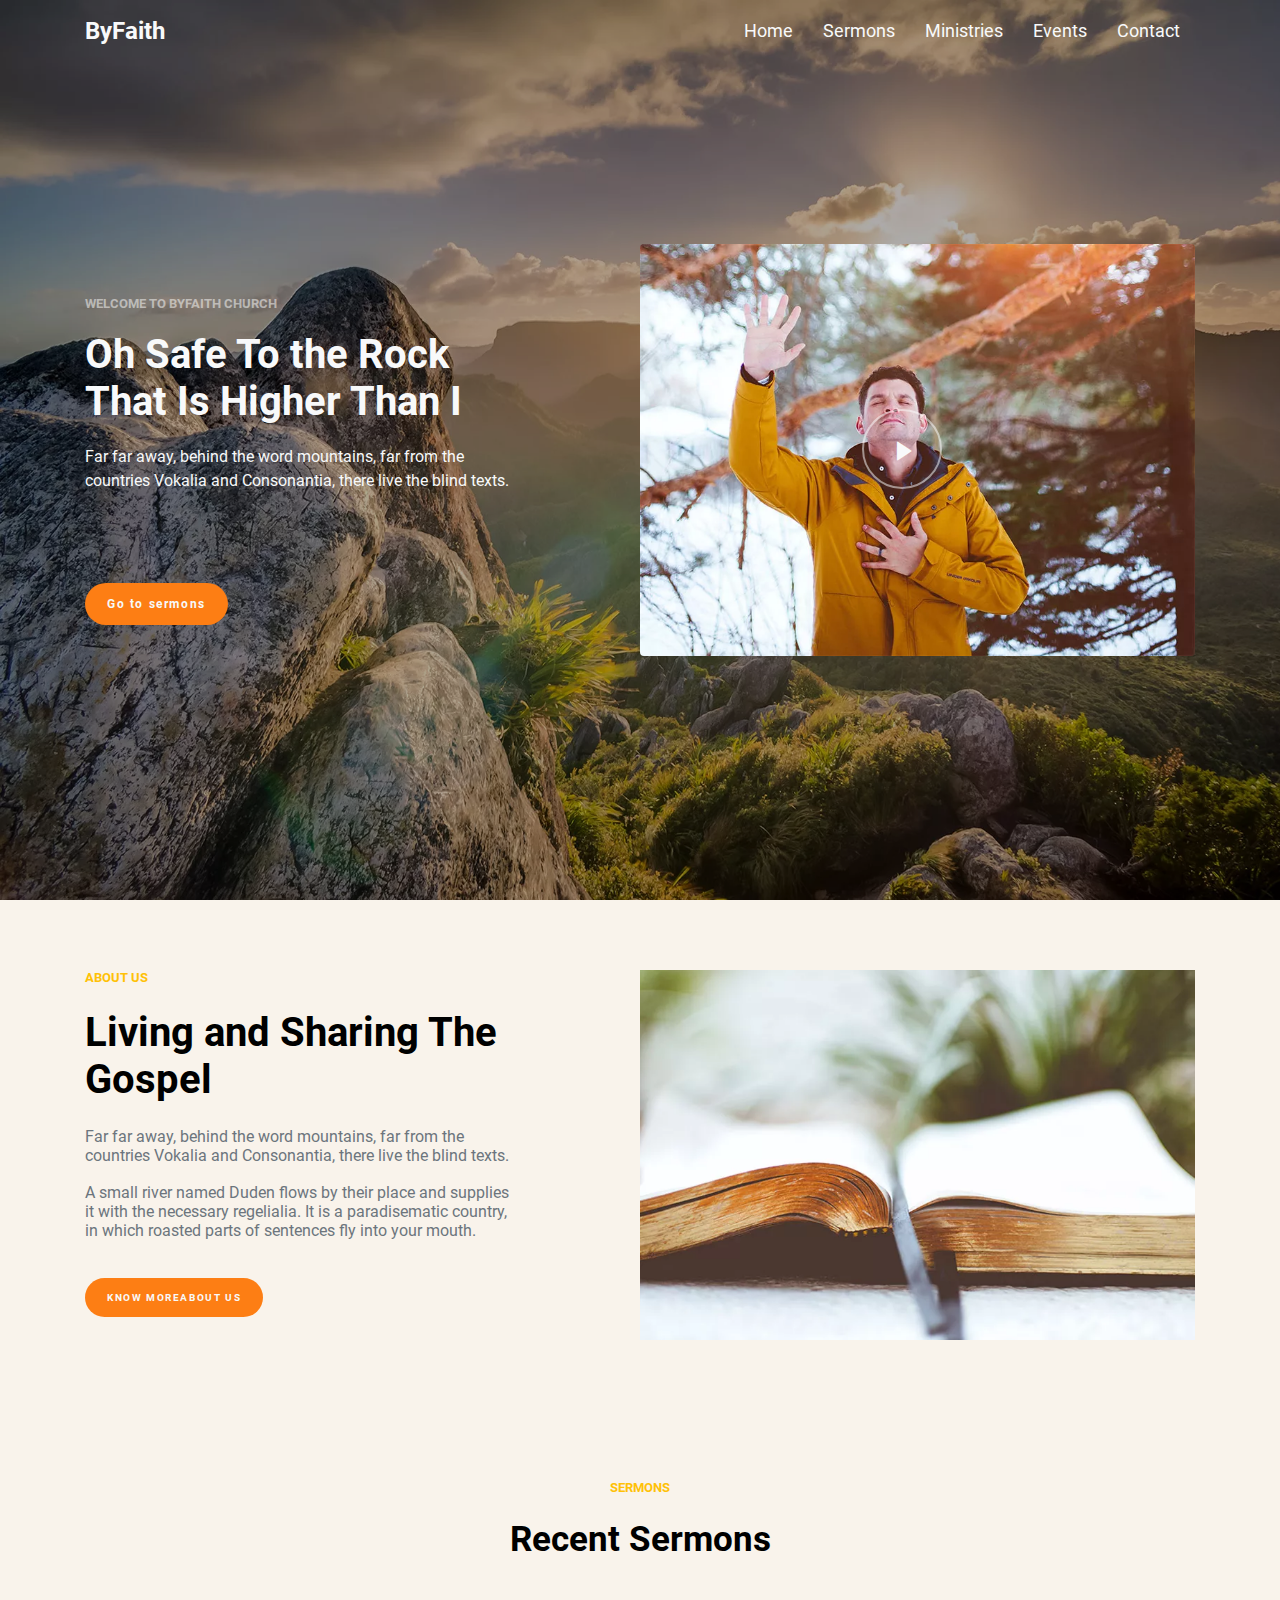
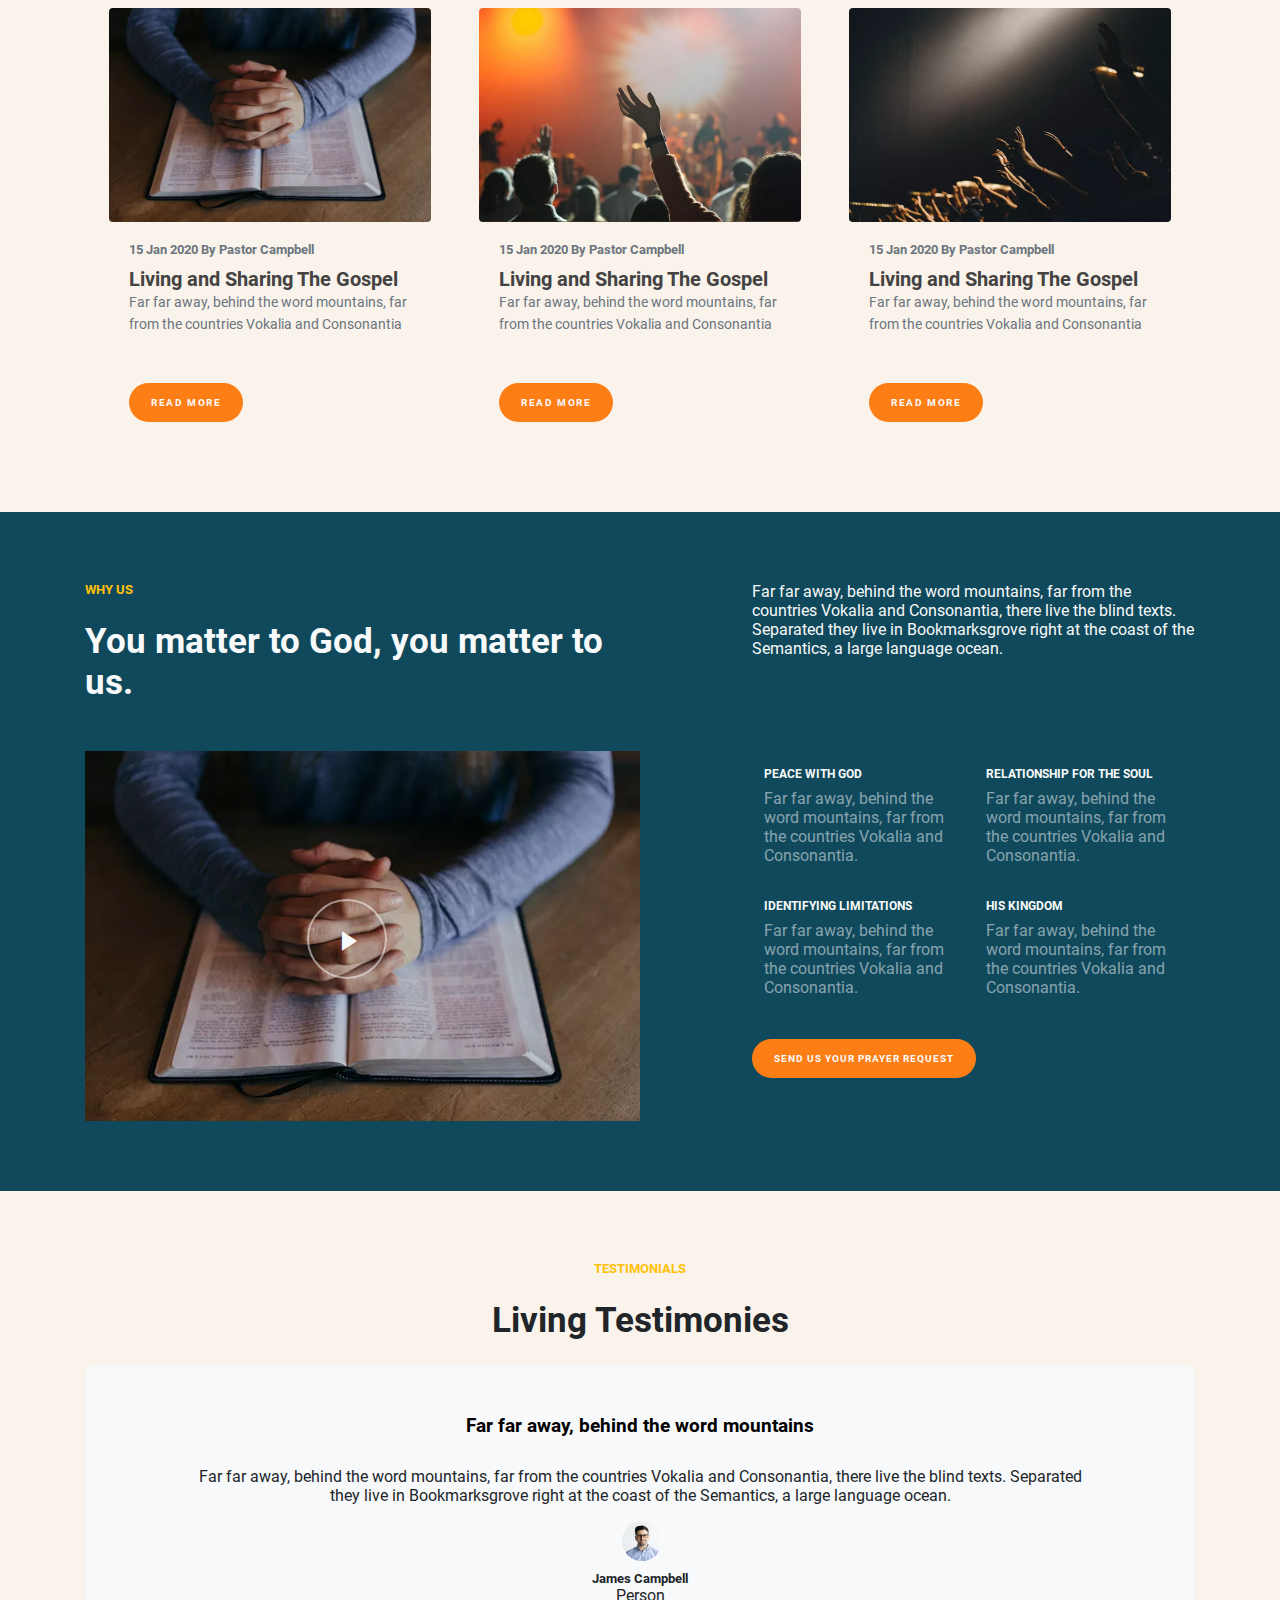
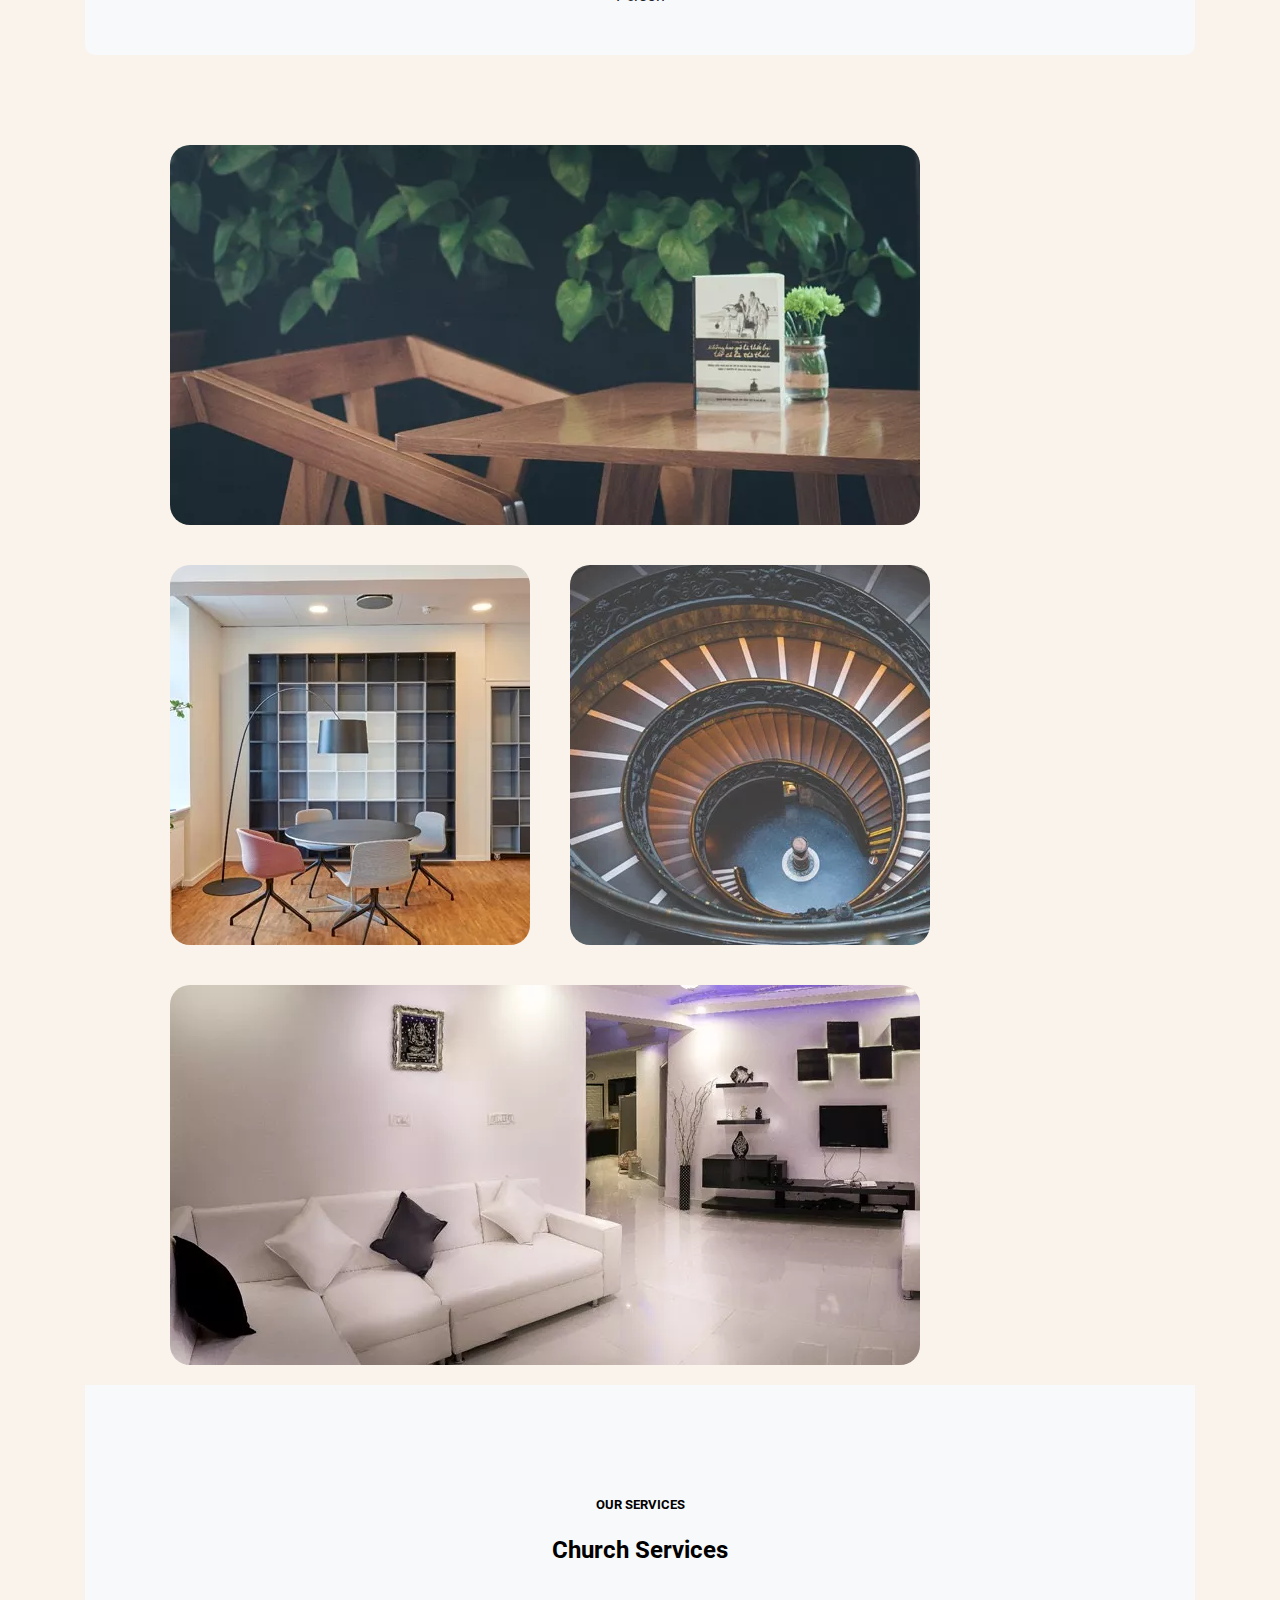
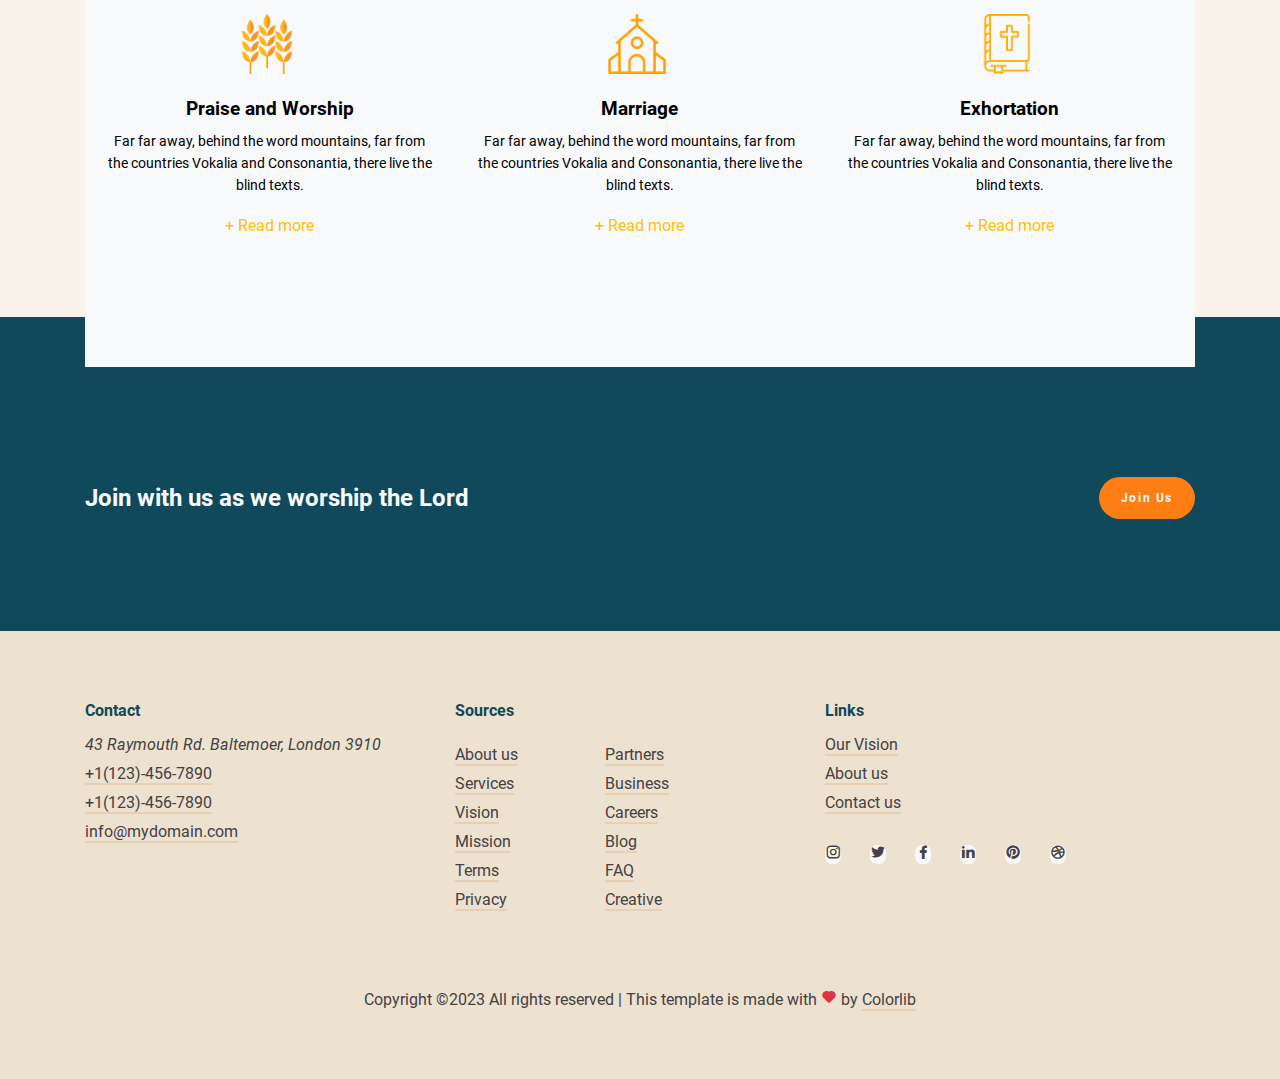
<file: 2522-sass/index.html>
<!DOCTYPE html>
<html>

<head>
    <meta charset="UTF-8">
    <meta name="viewport" content="width=device-width, initial-scale=1.0">
    <title>Sass</title>
    <link rel="stylesheet" href="fonts/stylesheet.css" type="text/css">
    <link rel="stylesheet" href="remix/remixicon.css" type="text/css"/>
    <link rel="stylesheet" href="css/style.css" type="text/css">
</head>

<body>
    <!-- Header Start -->
    <header>
        <div class="container">
            <div class="d-flex justify-between align-center">
                <div class="logo">
                    <h2>ByFaith</h2>
                </div>
                <nav>
                    <ul class="d-flex ">
                        <li><a href="javascript:void(0)">Home</a></li>
                        <li class="dropdown"><a href="javascript:void(0)">Sermons</a>
                            <div class="dropdown-menu">
                                <ul>
                                    <li><a href="javascript:void(0)">Sermons</a></li>
                                    <li><a href="javascript:void(0)">Sermons Single</a></li>
                                    <li class="sub"><a href="javascript:void(0)">DropDown</a>
                                        <div class="sub-menu">
                                            <ul>
                                                <li><a href="javascript:void(0)">Sub Menu One</a></li>
                                                <li><a href="javascript:void(0)">Sub Menu Two</a></li>
                                                <li><a href="javascript:void(0)">Sub Menu Three</a></li>
                                            </ul>
                                        </div>
                                    </li>
                                </ul>
                            </div>
                        </li>
                        <li><a href="javascript:void(0)">Ministries</a></li>
                        <li><a href="javascript:void(0)">Events</a></li>
                        <li><a href="javascript:void(0)">Contact</a></li>
                    </ul>
                </nav>
            </div>
        </div>
    </header>
    <!-- Header end -->
    <menu>
        <!-- Banner Start -->
        <section>
            <div class="benner align-center d-flex">
                <div class="container">
                    <div class="row">
                        <div class="banner-contantin d-flex align-center">
                            <div class="w-2">
                                <div class="banner-items">
                                    <h5>WELCOME TO BYFAITH CHURCH</h5>
                                    <h2>Oh Safe To the Rock That Is Higher Than I</h2>
                                    <p> Far far away, behind the word mountains, far from the countries Vokalia and
                                        Consonantia, there live the blind texts.</p>
                                    <a href="javascript:void(0)" class="banner-btn">Go to sermons</a>
                                </div>
                            </div>
                            <div class="w-2">
                                <div class="banner-btn">
                                    <a href="javascript:void(0)">
                                        <i class="ri-play-fill"></i>
                                        <img src="images/baner1.webp" alt="banner1" title="banner1"/>
                                    </a>
                                </div>
                            </div>
                        </div>
                    </div>
                </div>
            </div>
        </section>
        <!-- Banner end -->
        <!-- About-us-Start -->
        <section class="py">
            <div class="container">
                <div class="row">
                    <div class="w-2">
                       <div class="about-us-contain">
                        <div class="about-us-items">
                            <h5>ABOUT US</h5>
                            <h2>Living and Sharing The Gospel</h2>
                            <p>Far far away, behind the word mountains, far from the countries Vokalia and
                                Consonantia, there live the blind texts.</p>
                            <p>A small river named Duden flows by their place and supplies it with the necessary
                                regelialia. It is a paradisematic country, in which roasted parts of sentences
                                fly into your mouth.</p>
                            <a href="javascript:void(0)" class="about-us-btn">KNOW MOREABOUT US</a>
                        </div>
                       </div>
                    </div>
                    <div class="w-2">
                        <div class="about-us-img">
                            <img src="images/about1.webp" alt="about1" title="about1" width="100%" height="100%" />
                        </div>
                    </div>
                </div>
            </div>
        </section>
        <!-- About-us-end -->
        <!-- Recent Start -->
        <section class="py">
            <div class="container">
                <div class="recent-title text-center">
                    <h5>SERMONS</h5>
                    <h2>Recent Sermons</h2>
                </div>
                <div class="row">
                    <div class="w-3">
                        <div class="recent-contain">
                            <div class="recent-img">
                                <a href="javascript:void(0)">
                                <img src="images/r1.webp" alt="r1" title="r1"  width="100%" height="100%" />
                            </a>
                            </div>
                        <div class="recent-items">
                            <h5>15 Jan 2020 By Pastor Campbell</h6>
                            <h3><a href="javascript:void(0)">Living and Sharing The Gospel</a></h5>
                            <p>Far far away, behind the word mountains, far from the countries Vokalia and Consonantia</p>
                            <div class="recent-btn">
                                <a href="javascript:void(0)">READ MORE</a>
                            </div>
                        </div>
                        </div>
                    </div>
                    <div class="w-3">
                        <div class="recent-contain">
                            <div class="recent-img">
                                <a href="javascript:void(0)">
                                <img src="images/r2.webp" alt="r2" title="r2"  width="100%" height="100%" />
                            </a>
                            </div>
                        <div class="recent-items">
                            <h5>15 Jan 2020 By Pastor Campbell</h5>
                            <h3><a href="javascript:void(0)">Living and Sharing The Gospel</a></h3>
                            <p>Far far away, behind the word mountains, far from the countries Vokalia and Consonantia</p>
                            <div class="recent-btn">
                                <a href="javascript:void(0)">READ MORE</a>
                            </div>
                        </div>
                        </div>
                    </div>
                    <div class="w-3">
                       <div class="recent-contain">
                        <div class="recent-img">
                            <a href="javascript:void(0)">
                            <img src="images/r3.webp" alt="r3" title="r3"  width="100%" height="100%" />
                        </a>
                        </div>
                        <div class="recent-items">
                            <h5>15 Jan 2020 By Pastor Campbell</h5>
                            <h3><a href="javascript:void(0)">Living and Sharing The Gospel</a></h3>
                            <p>Far far away, behind the word mountains, far from the countries Vokalia and Consonantia</p>
                            <div class="recent-btn">
                                <a href="javascript:void(0)">READ MORE</a>
                            </div>
                        </div>
                       </div>
                    </div>
                </div>
            </div>
        </section>
        <!-- Recent end -->
        <!-- why us Start-->
        <section class="why py">
            <div class="container">
                <div class="row">
                    <div class="w-2">
                        <div class="why-title">
                            <h5>WHY US</h5>
                            <h2>You matter to God, you matter to us.</h2>
                        </div>
                    </div>
                    <div class="w-2">
                        <div class="why-p">
                            <p>Far far away, behind the word mountains, far from the countries Vokalia and Consonantia, there live the blind texts. Separated they live in Bookmarksgrove right at the coast of the Semantics, a large language ocean.</p>
                        </div>
                    </div>
                    <div class="w-2">
                        <div class="why-img">
                            <a href="javascript:void(0)">
                                <span class="why-play"><i class="ri-play-fill"></i></span>
                            <img src="images/about2.webp" alt="about2" title="about2" width="100%" height="100%" />  
                            </a>
                        </div>
                    </div>
                    <div class="w-2">
                        <div class="why-2">
                            <div class="row">
                                <div class="w-2">
                                    <div class="why-contant">
                                        <h5>PEACE WITH GOD</h5>
                                        <p>Far far away, behind the word mountains, far from the countries Vokalia and Consonantia.</p>
                                    </div>
                                </div>
                                <div class="w-2">
                                    <div class="why-contant">
                                        <h5>RELATIONSHIP FOR THE SOUL</h5>
                                        <p>Far far away, behind the word mountains, far from the countries Vokalia and Consonantia.</p>
                                    </div>
                                </div>
                                <div class="w-2">
                                    <div class="why-contant">
                                        <h5>IDENTIFYING LIMITATIONS</h5>
                                        <p>Far far away, behind the word mountains, far from the countries Vokalia and Consonantia.</p>
                                    </div>
                                </div>
                                <div class="w-2">
                                    <div class="why-contant">
                                        <h5>HIS KINGDOM</h5>
                                        <p>Far far away, behind the word mountains, far from the countries Vokalia and Consonantia.</p>
                                    </div>
                                </div>
                                <div class="why-btn">
                                    <a href="javascript:void(0)">SEND US YOUR PRAYER REQUEST</a>
                                </div>
                            </div>
                        </div>
                    </div>
                </div>
            </div>
        </section>
        <!-- why us end -->
                <!-- Review Start -->
                <section class="py review text-center">
                    <div class="container">
                        <div class="review-title">
                            <h5>TESTIMONIALS</h5>
                            <h2>Living Testimonies</h2>
                        </div>
                        <div class="review-item">
                            <h3>Far far away, behind the word mountains</h3>
                            <p>Far far away, behind the word mountains, far from the countries Vokalia and Consonantia, there
                                live the blind texts. Separated they live in Bookmarksgrove right at the coast of the Semantics,
                                a large language ocean.</p>
                            <div class="review-person">
                                <img src="images/review.webp" alt="review" title="review" />
                                <h5>James Campbell</h5>
                                <p>Person</p>
                            </div>
                        </div>
                    </div>
                    
                    </div>
                </section>
                <!-- Review end -->
      <!-- work Start -->
      <section class="work py2">
        <div class="work-item">
            <div class="row">
                <div class="w-70">
                    <div class="work-img">
                        <img src="images/img1.webp" title="img1" alt="img1" width="100%" height="100%">
                        <div class="overly d-flex justify-center align-center">
                            <div class="work-contant">
                                <h2>Lavendar ambient</h2>
                                <a href="javascript:void(0)">MORE DETAILS</a>
                            </div>
                        </div>
                    </div>
                </div>
                <div class="w-30">
                    <div class="work-img">
                        <img src="images/img2.webp" title="img2" alt="img2" width="100%" height="100%">
                        <div class="overly d-flex justify-center align-center">
                            <div class="work-contant">
                                <h2>Lavenda</h2>
                                <a href="javascript:void(0)">MORE DETAILS</a>
                            </div>
                        </div>
                    </div>
                </div>
                <div class="w-30">
                    <div class="work-img">
                        <img src="images/img3.webp" title="img3" alt="img3" width="100%" height="100%">
                        <div class="overly d-flex justify-center align-center">
                            <div class="work-contant">
                                <h2>Lavendar</h2>
                                <a href="javascript:void(0)">MORE DETAILS</a>
                            </div>
                        </div>
                    </div>
                </div>
                <div class="w-70">
                    <div class="work-img">
                        <img src="images/img4.webp" title="img4" alt="img4" width="100%" height="100%">
                        <div class="overly d-flex justify-center align-center">
                            <div class="work-contant">
                                <h2>Lavendar ambient</h2>
                                <a href="javascript:void(0)">MORE DETAILS</a>
                            </div>
                        </div>
                    </div>
                </div>
            </div>
        </div>
    </section>
    <!-- work end -->
    <!-- Services Start -->
    <section>
        <div class="container">
            <div class="service">
                <div class="service-title text-center">
                    <h5>OUR SERVICES</h5>
                    <h2>Church Services</h2>
                </div>
                <div class="row">
                    <div class="w-3">
                        <div class="service-item text-center">
                            <img src="images/icon1.png" alt="icon" title="icon">
                            <h3>Praise and Worship</h3>
                            <p>Far far away, behind the word mountains, far from the countries Vokalia and
                                Consonantia, there live the blind texts.</p>
                            <a href="javascript:void(0)">+ Read more</a>
                        </div>
                    </div>
                    <div class="w-3">
                        <div class="service-item text-center">
                            <img src="images/icon2.png" alt="icon" title="icon">
                            <h3>Marriage</h3>
                            <p>Far far away, behind the word mountains, far from the countries Vokalia and
                                Consonantia, there live the blind texts.</p>
                            <a href="javascript:void(0)">+ Read more</a>
                        </div>
                    </div>
                    <div class="w-3">
                        <div class="service-item text-center">
                            <img src="images/icon3.png" alt="icon" title="icon">
                            <h3>Exhortation</h3>
                            <p>Far far away, behind the word mountains, far from the countries Vokalia and
                                Consonantia, there live the blind texts.</p>
                            <a href="javascript:void(0)">+ Read more</a>
                        </div>
                    </div>
                </div>
            </div>
        </div>
        </div>
    </section>
    <!-- Services end -->
    <!-- join Start -->
    <section class="join">
            <div class="container">
                <div class="join-item d-flex align-center justify-between">
                    <h2>Join with us as we worship the Lord</h2>
                    <a href="javascript:void(0)" class="join-btn">Join Us</a>
                </div>
            </div>
    </section>
    <!-- join end -->

    </main>
        <!-- footer stat -->
        <footer>
            <div class="container">
                <div class="row">
                    <div class="w-3">
                        <div class="footer-item">
                            <h4>Contact</h4>
                            <address>43 Raymouth Rd. Baltemoer, London 3910</address>
                            <ul>
                                <li><a href="tel:+1(123)-456-7890">+1(123)-456-7890</a></li>
                                <li><a href="tel:+1(123)-456-7890">+1(123)-456-7890</a></li>
                                <li><a href="mailto:info@mydomain.com">info@mydomain.com</a></li>
                            </ul>
                        </div>
                    </div>
                    <div class="w-3">
                        <div class="footer-item">
                            <h4>Sources</h4>
                            <div class="d-flex">
                                <ul>
                                    <li><a href="javascript:void(0)">About us</a></li>
                                    <li><a href="javascript:void(0)">Services</a></li>
                                    <li><a href="javascript:void(0)">Vision</a></li>
                                    <li><a href="javascript:void(0)">Mission</a></li>
                                    <li><a href="javascript:void(0)">Terms</a></li>
                                    <li><a href="javascript:void(0)">Privacy</a></li>
                                </ul>
                                <ul>
                                    <li><a href="javascript:void(0)">Partners</a></li>
                                    <li><a href="javascript:void(0)">Business</a></li>
                                    <li><a href="javascript:void(0)">Careers</a></li>
                                    <li><a href="javascript:void(0)">Blog</a></li>
                                    <li><a href="javascript:void(0)">FAQ</a></li>
                                    <li><a href="javascript:void(0)">Creative</a></li>
                                </ul>
                            </div>
                        </div>
                    </div>
                    <div class="w-3">
                        <div class="footer-item">
                            <h4>Links</h4>
                            <ul>
                                <li><a href="javascript:void(0)">Our Vision</a></li>
                                <li><a href="javascript:void(0)">About us</a></li>
                                <li><a href="javascript:void(0)">Contact us</a></li>
                            </ul>
                            <ul class="footer-icon d-flex">
                                <li><a href="javascript:void(0)"><i class="ri-instagram-line"></i></a></li>
                                <li><a href="javascript:void(0)"><i class="ri-twitter-fill"></i></a></li>
                                <li><a href="javascript:void(0)"><i class="ri-facebook-fill"></i></a></li>
                                <li><a href="javascript:void(0)"><i class="ri-linkedin-fill"></i></a></li>
                                <li><a href="javascript:void(0)"><i class="ri-pinterest-fill"></i></a></li>
                                <li><a href="javascript:void(0)"><i class="ri-dribbble-line"></i></a></li>
                            </ul>
                        </div>
                    </div>
                </div>
                <div class="copy text-center">
                    <p>Copyright &#169;2023 All rights reserved | This template is made with <i class="ri-heart-fill"></i>
                        by <a href="javascript:void(0)">Colorlib</a></p>
                </div>
            </div>
        </footer>
        <!-- footer end -->
</body>

</html>
</file>
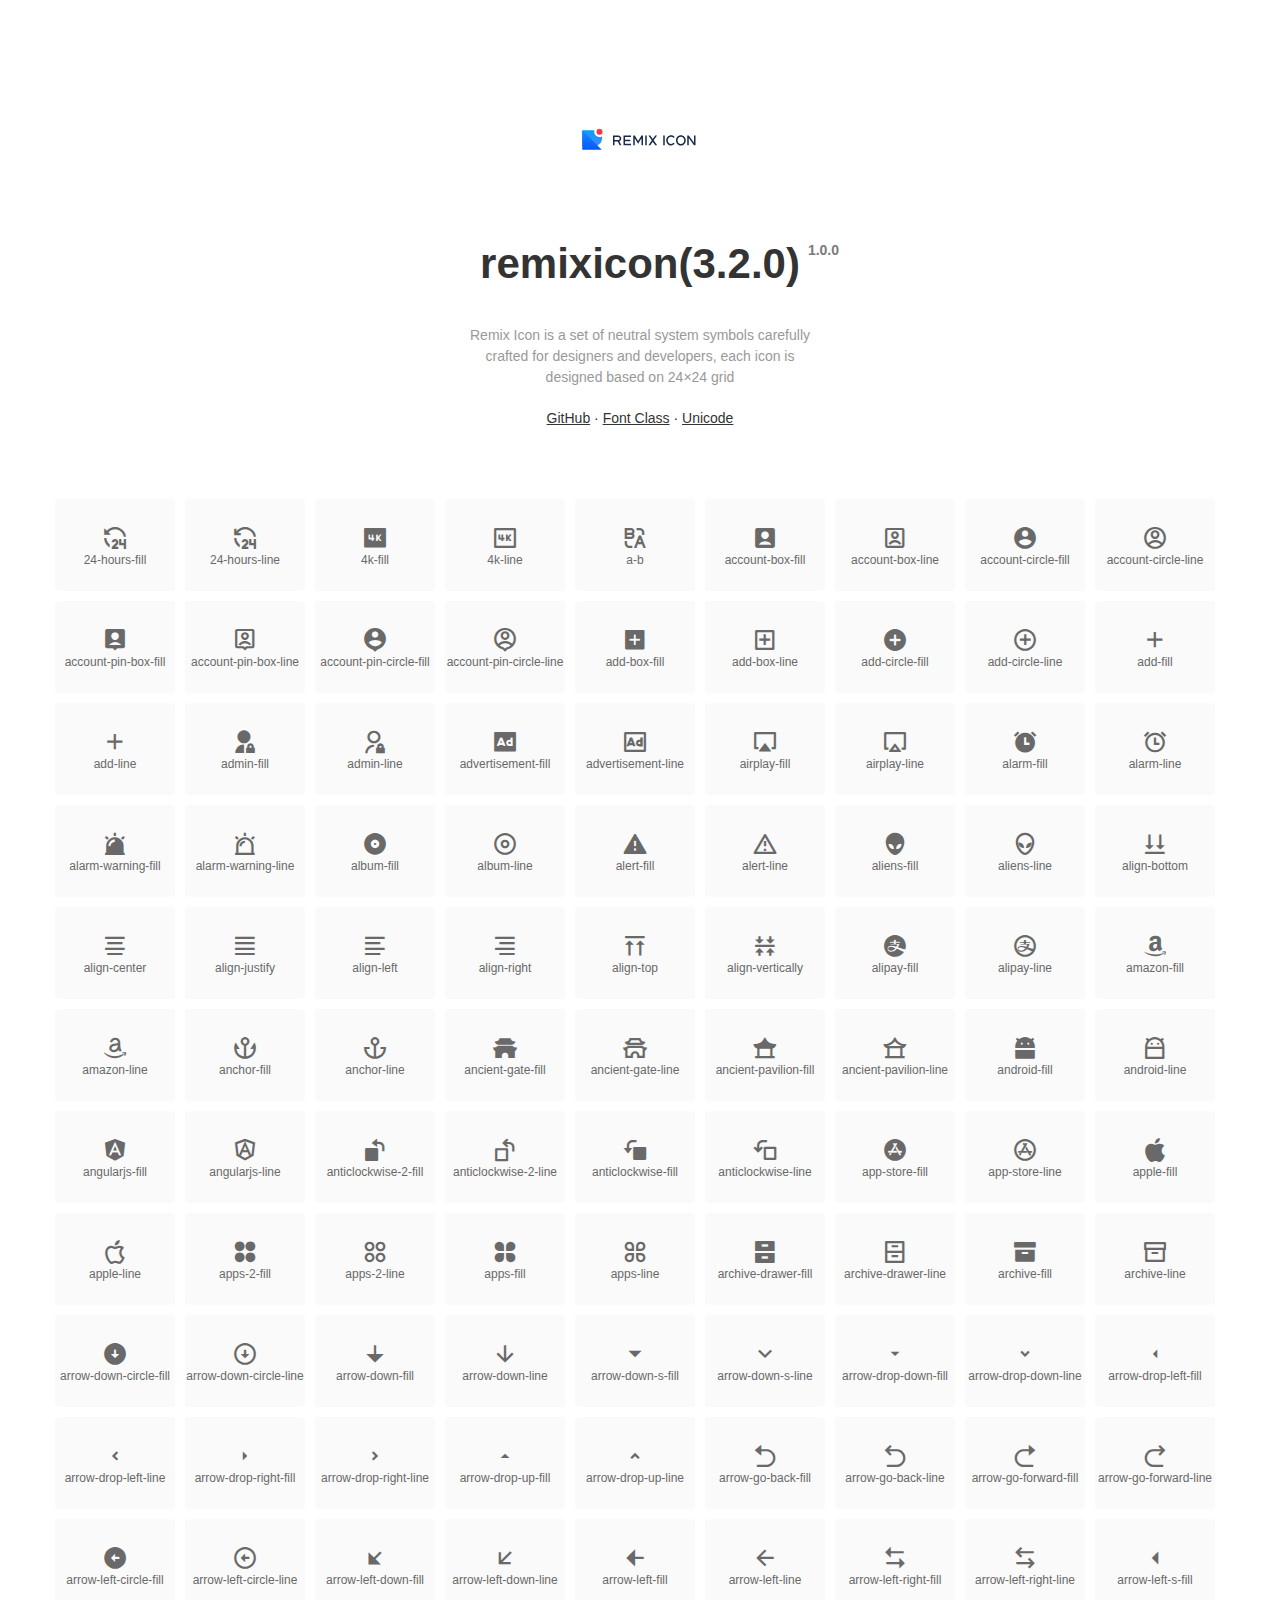
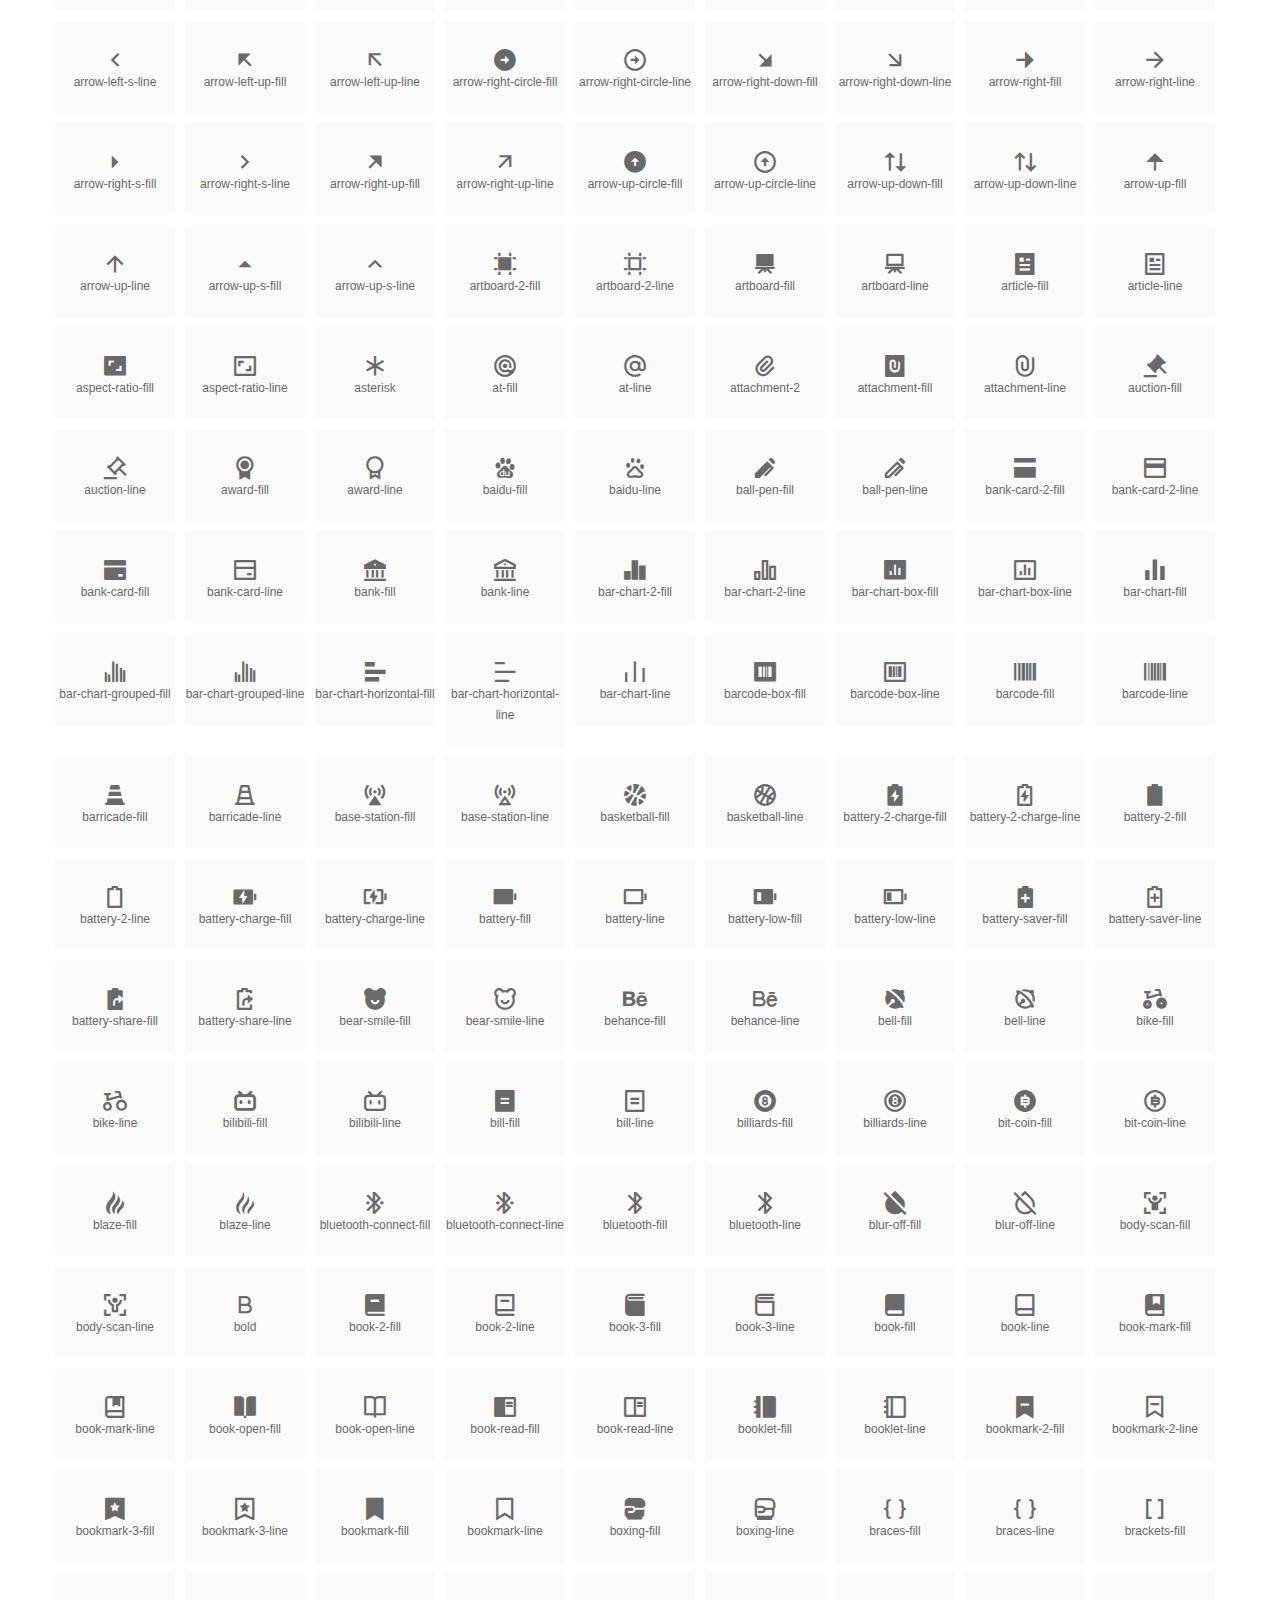
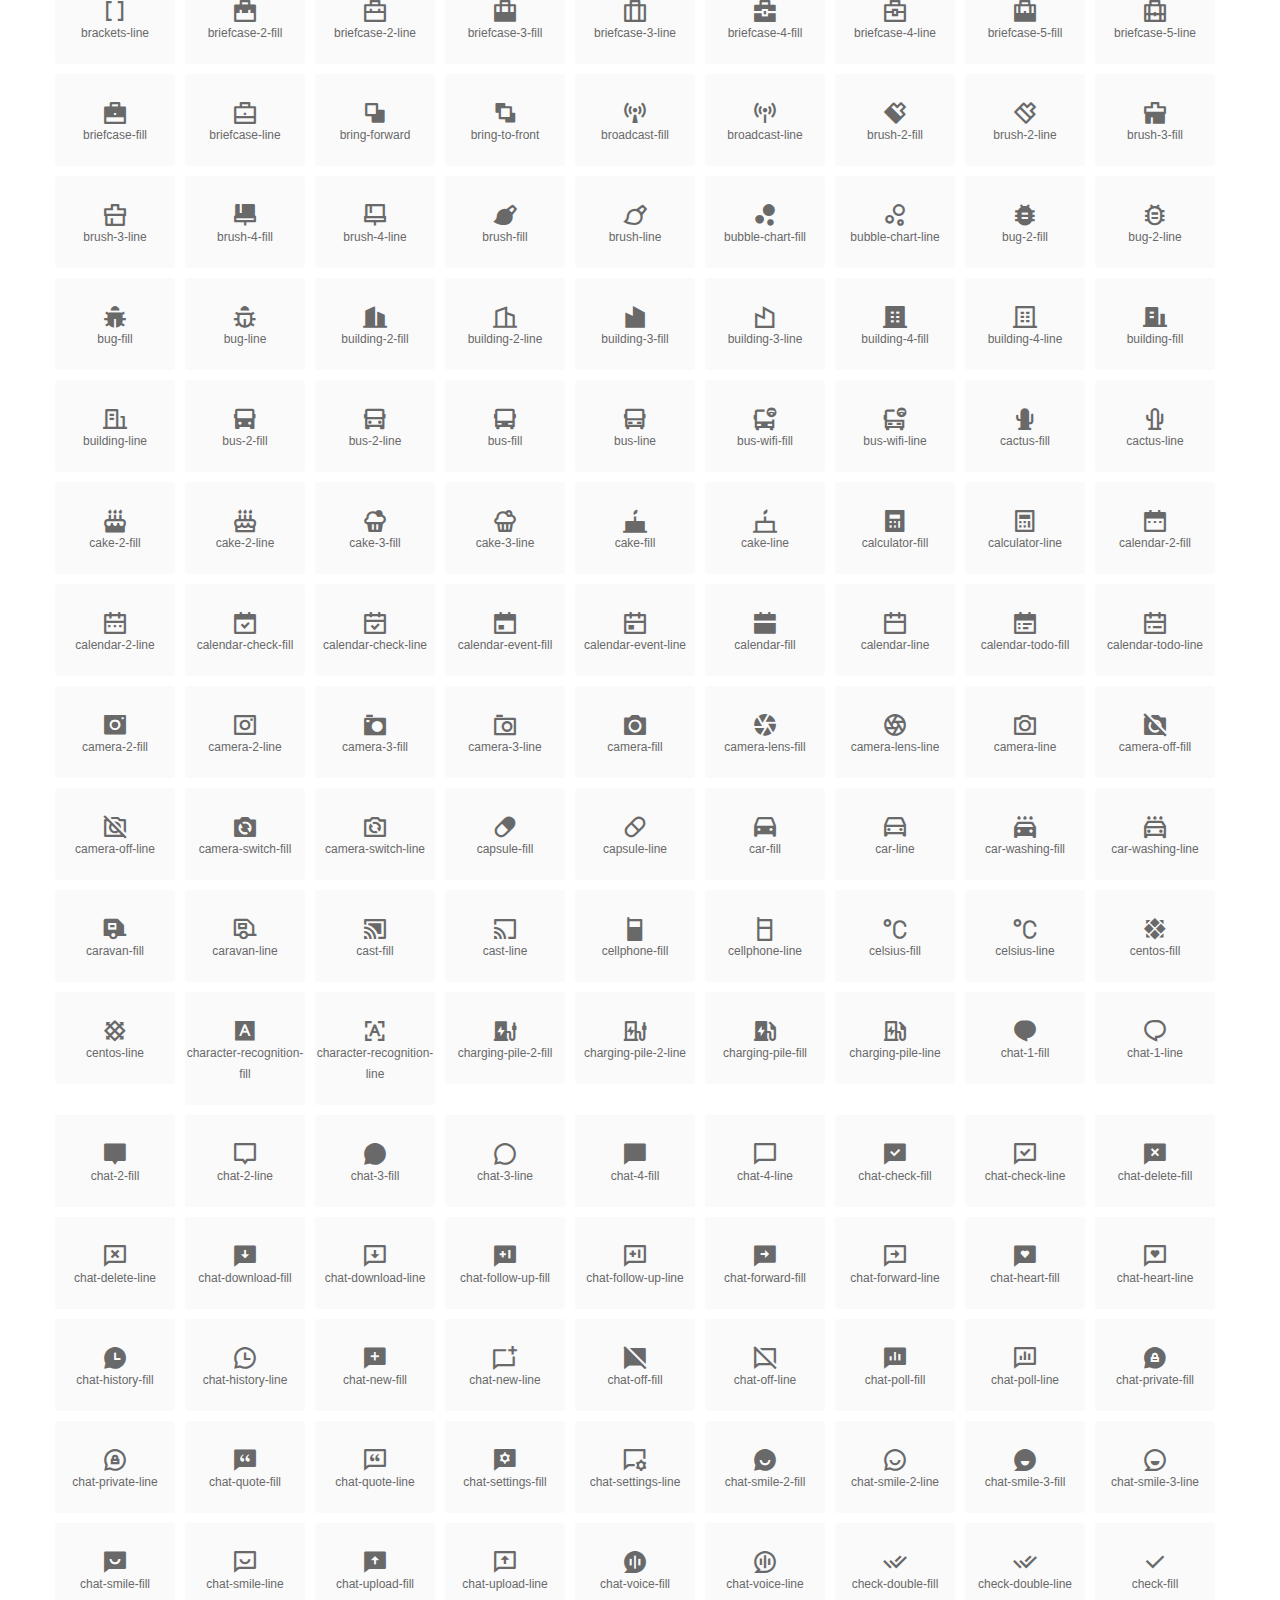
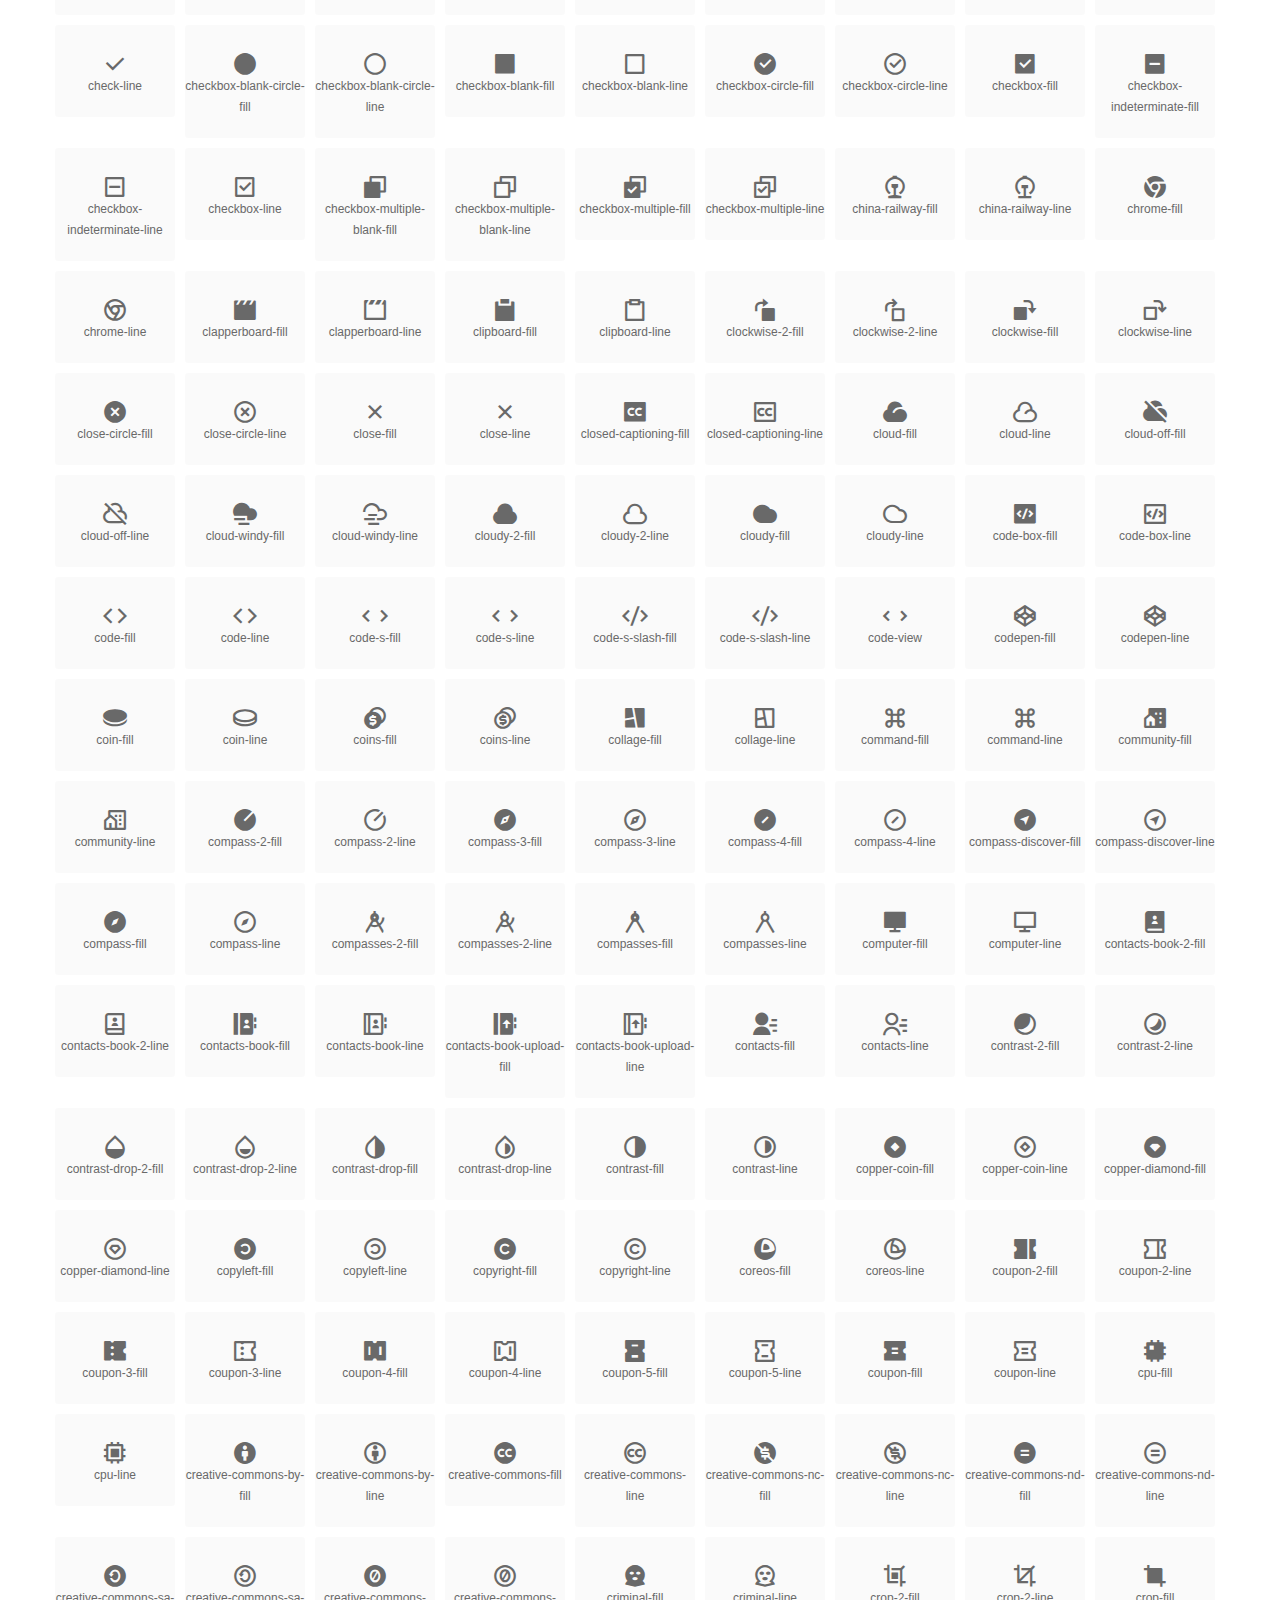
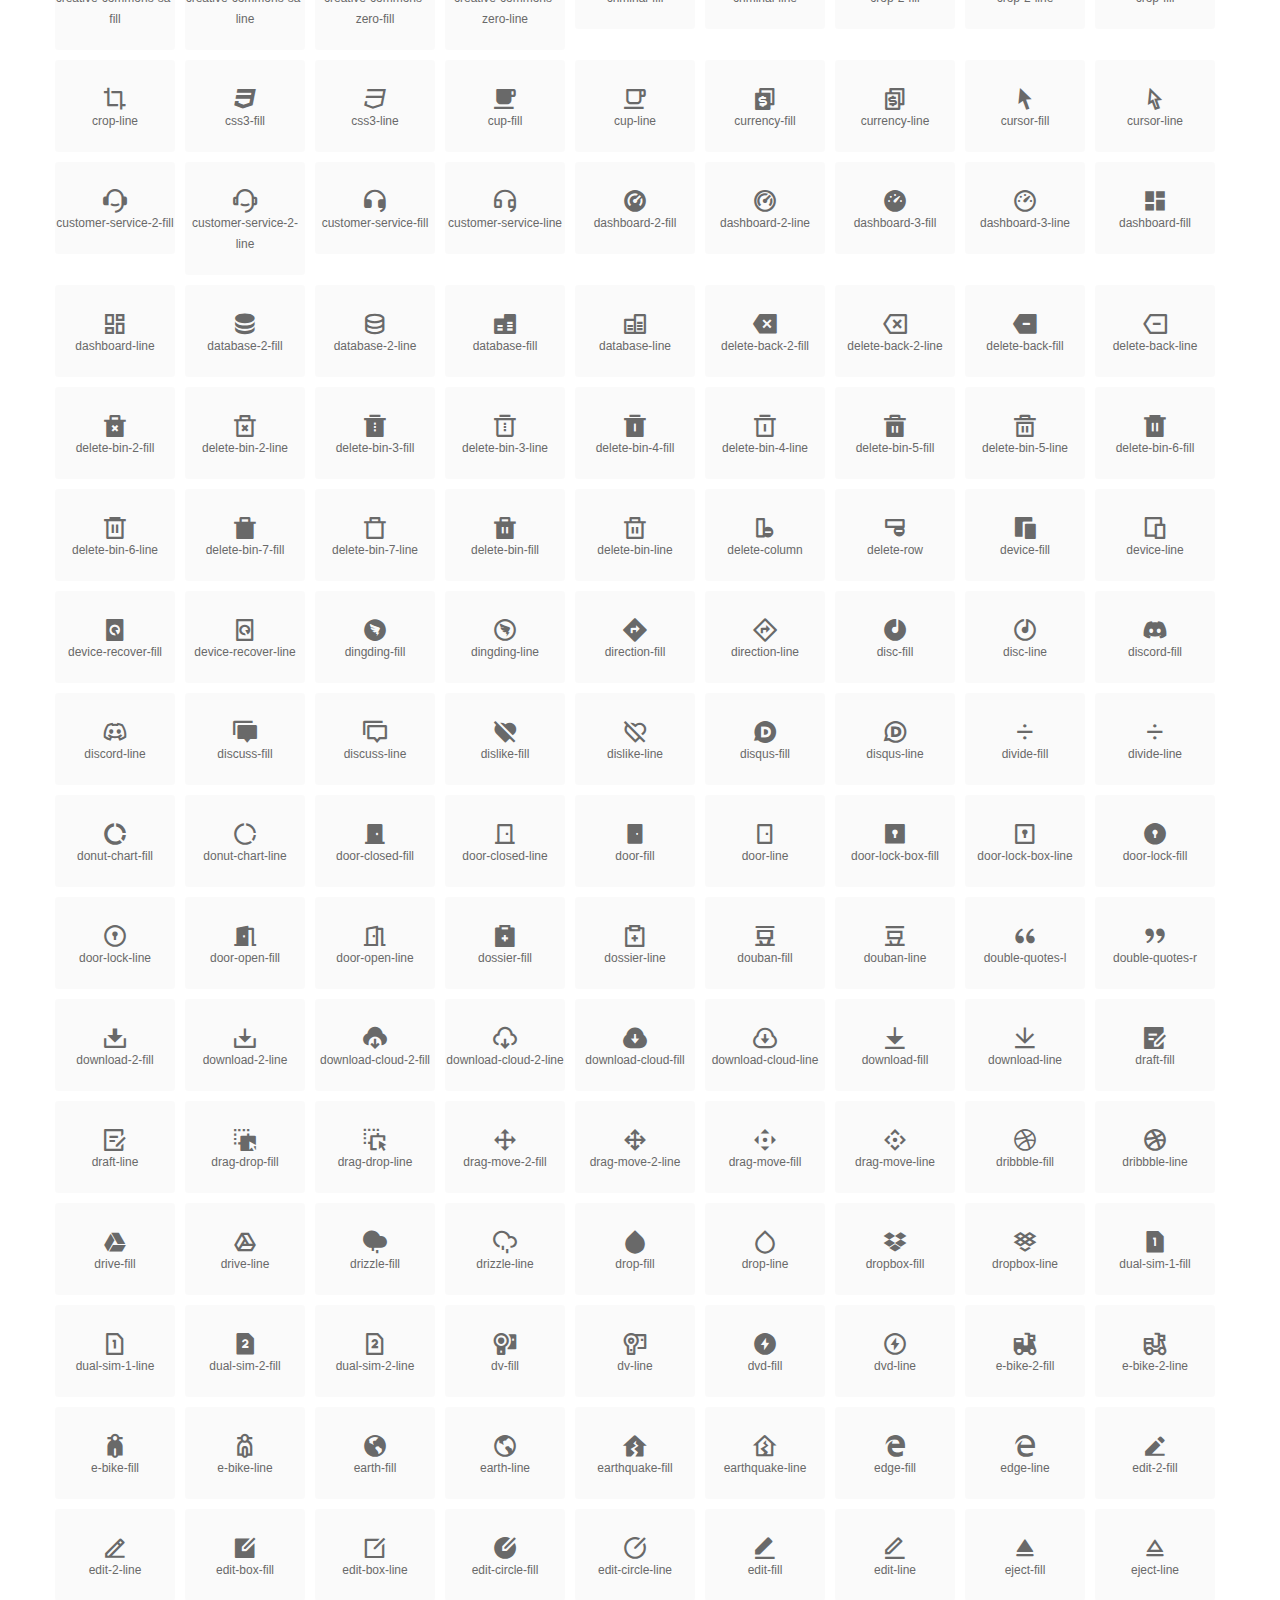
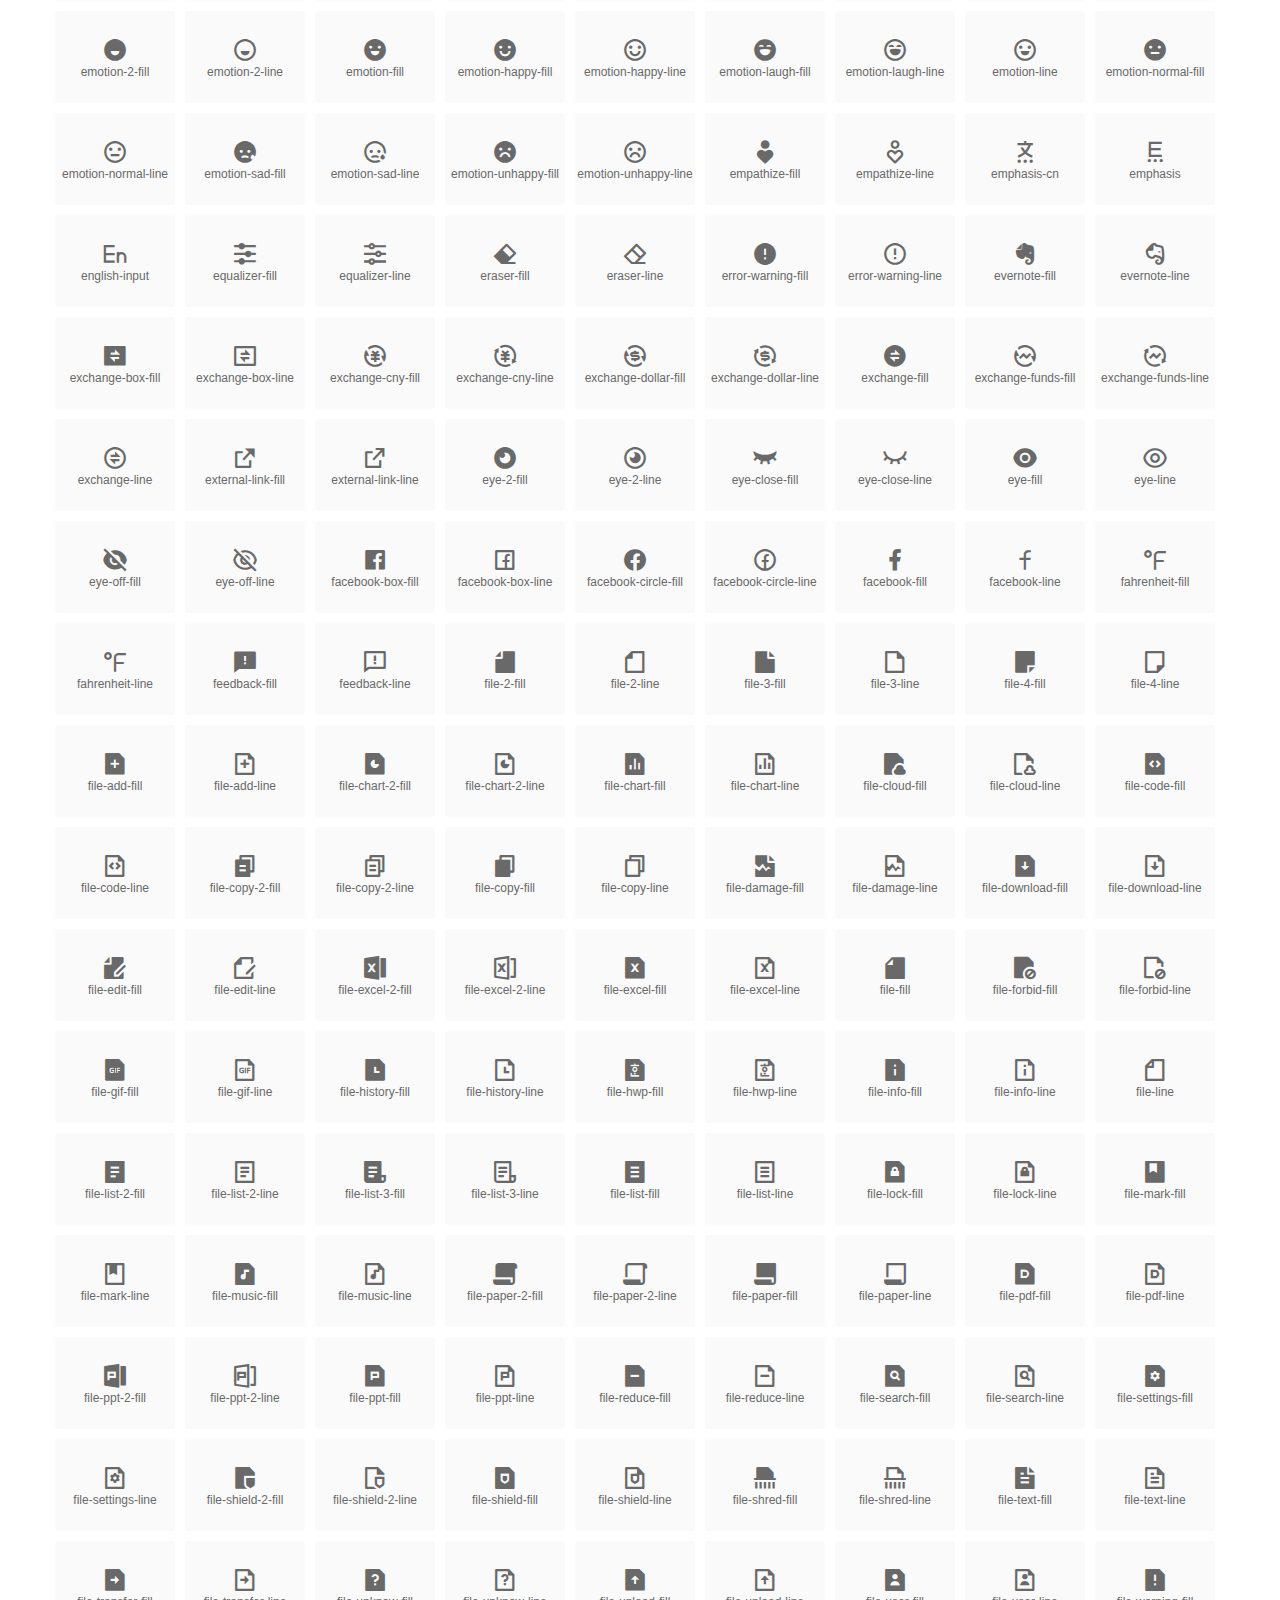
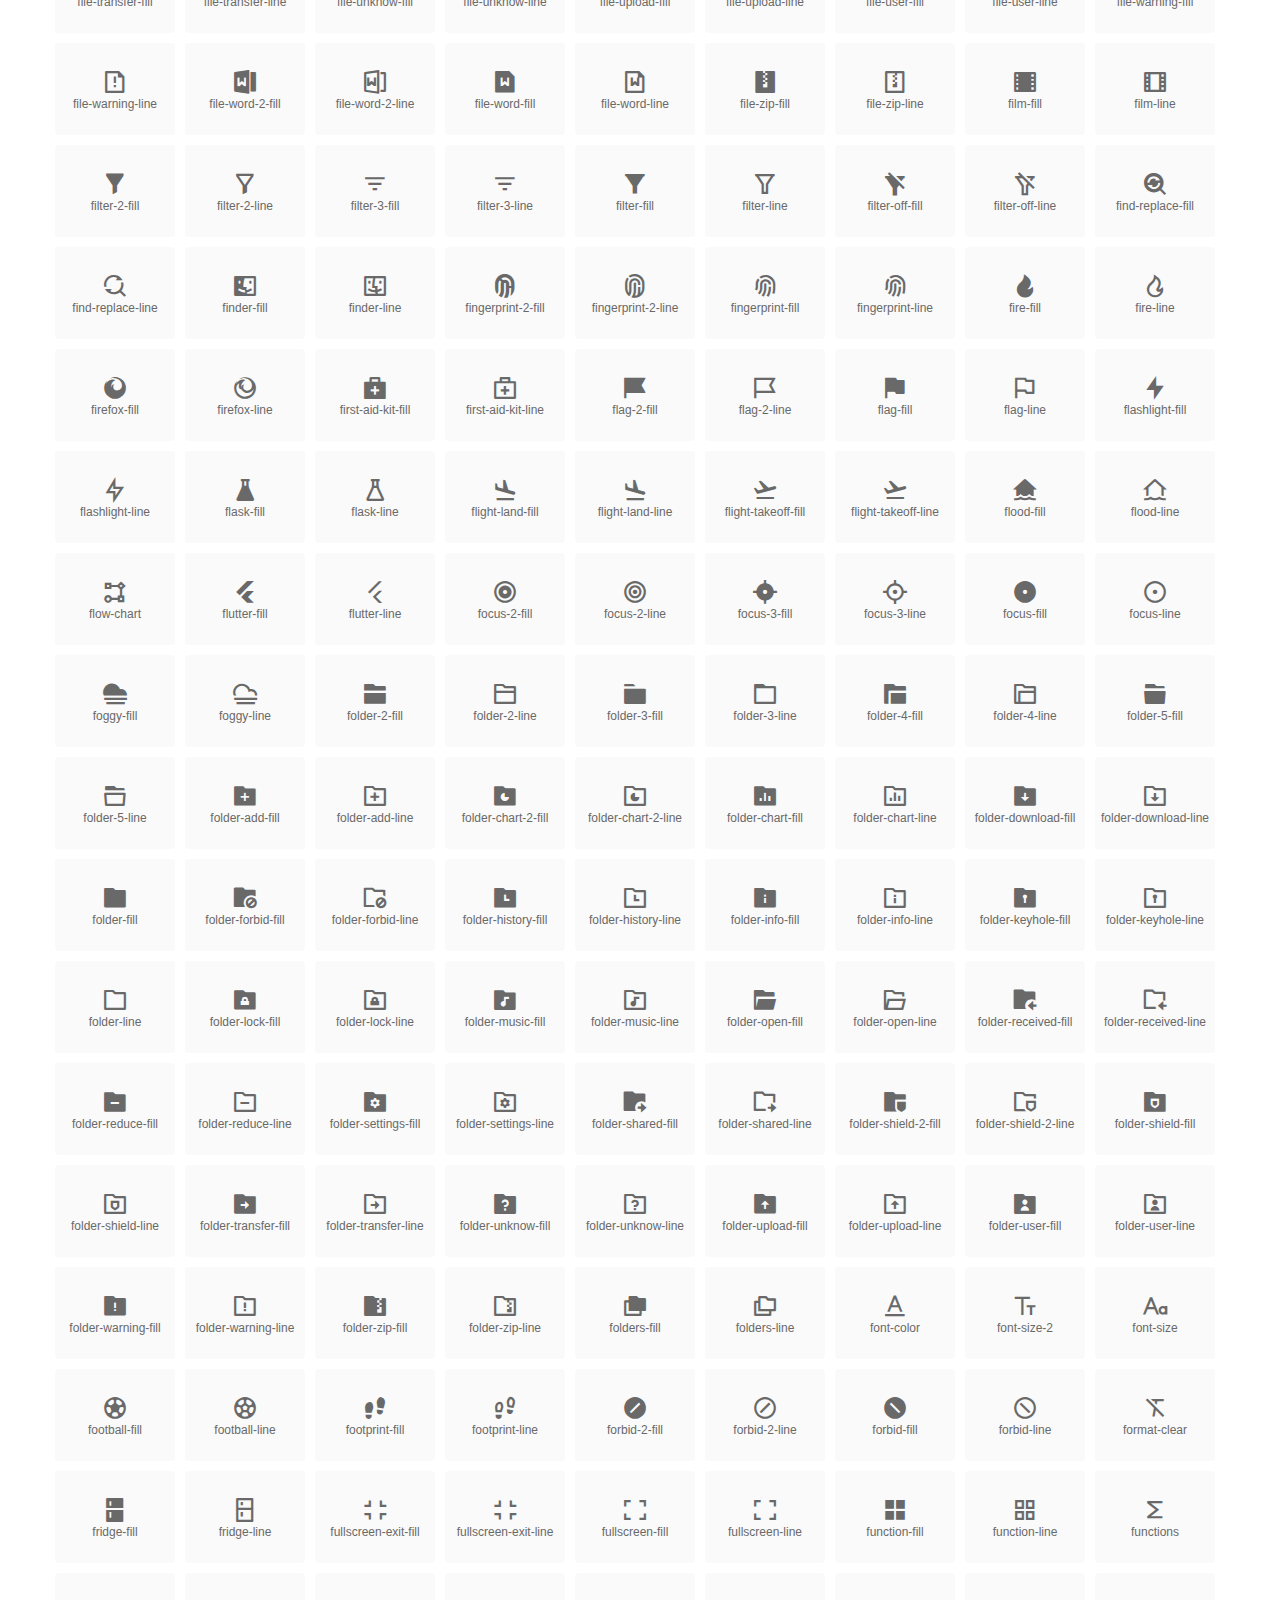
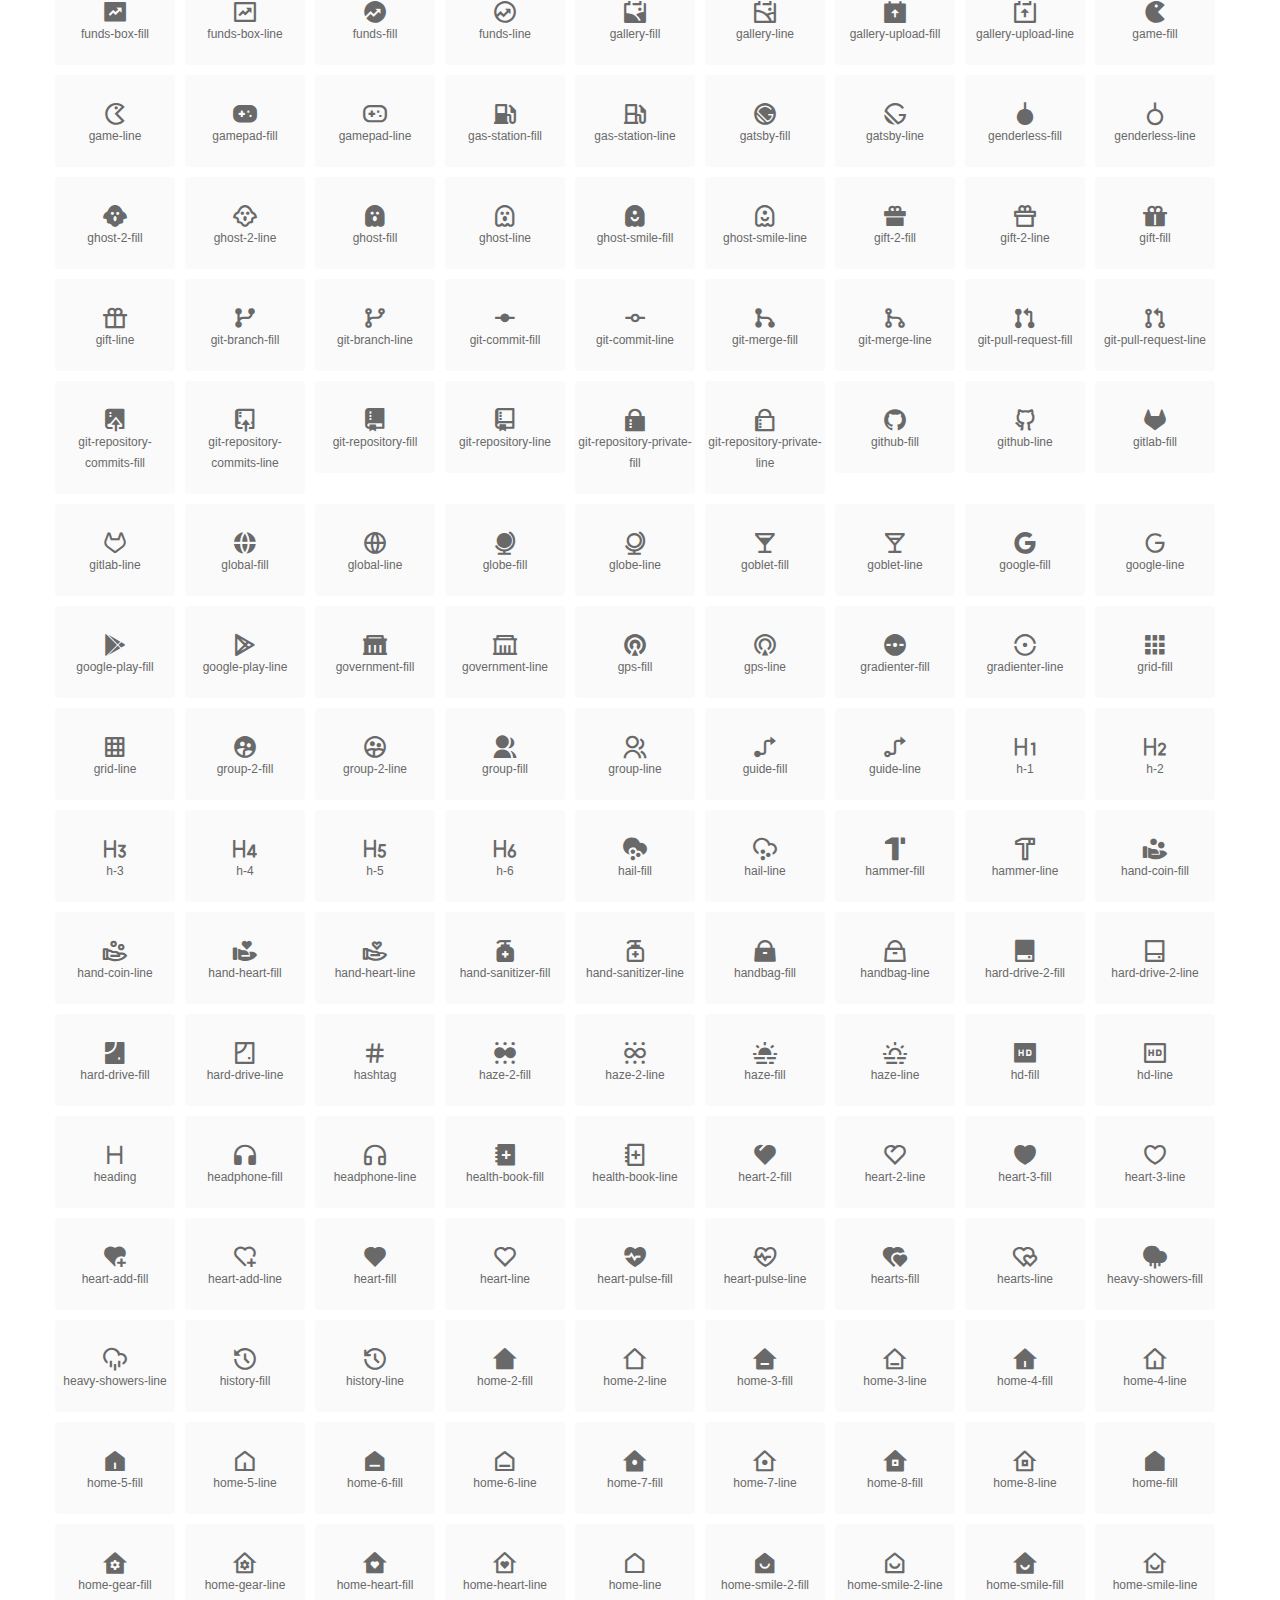
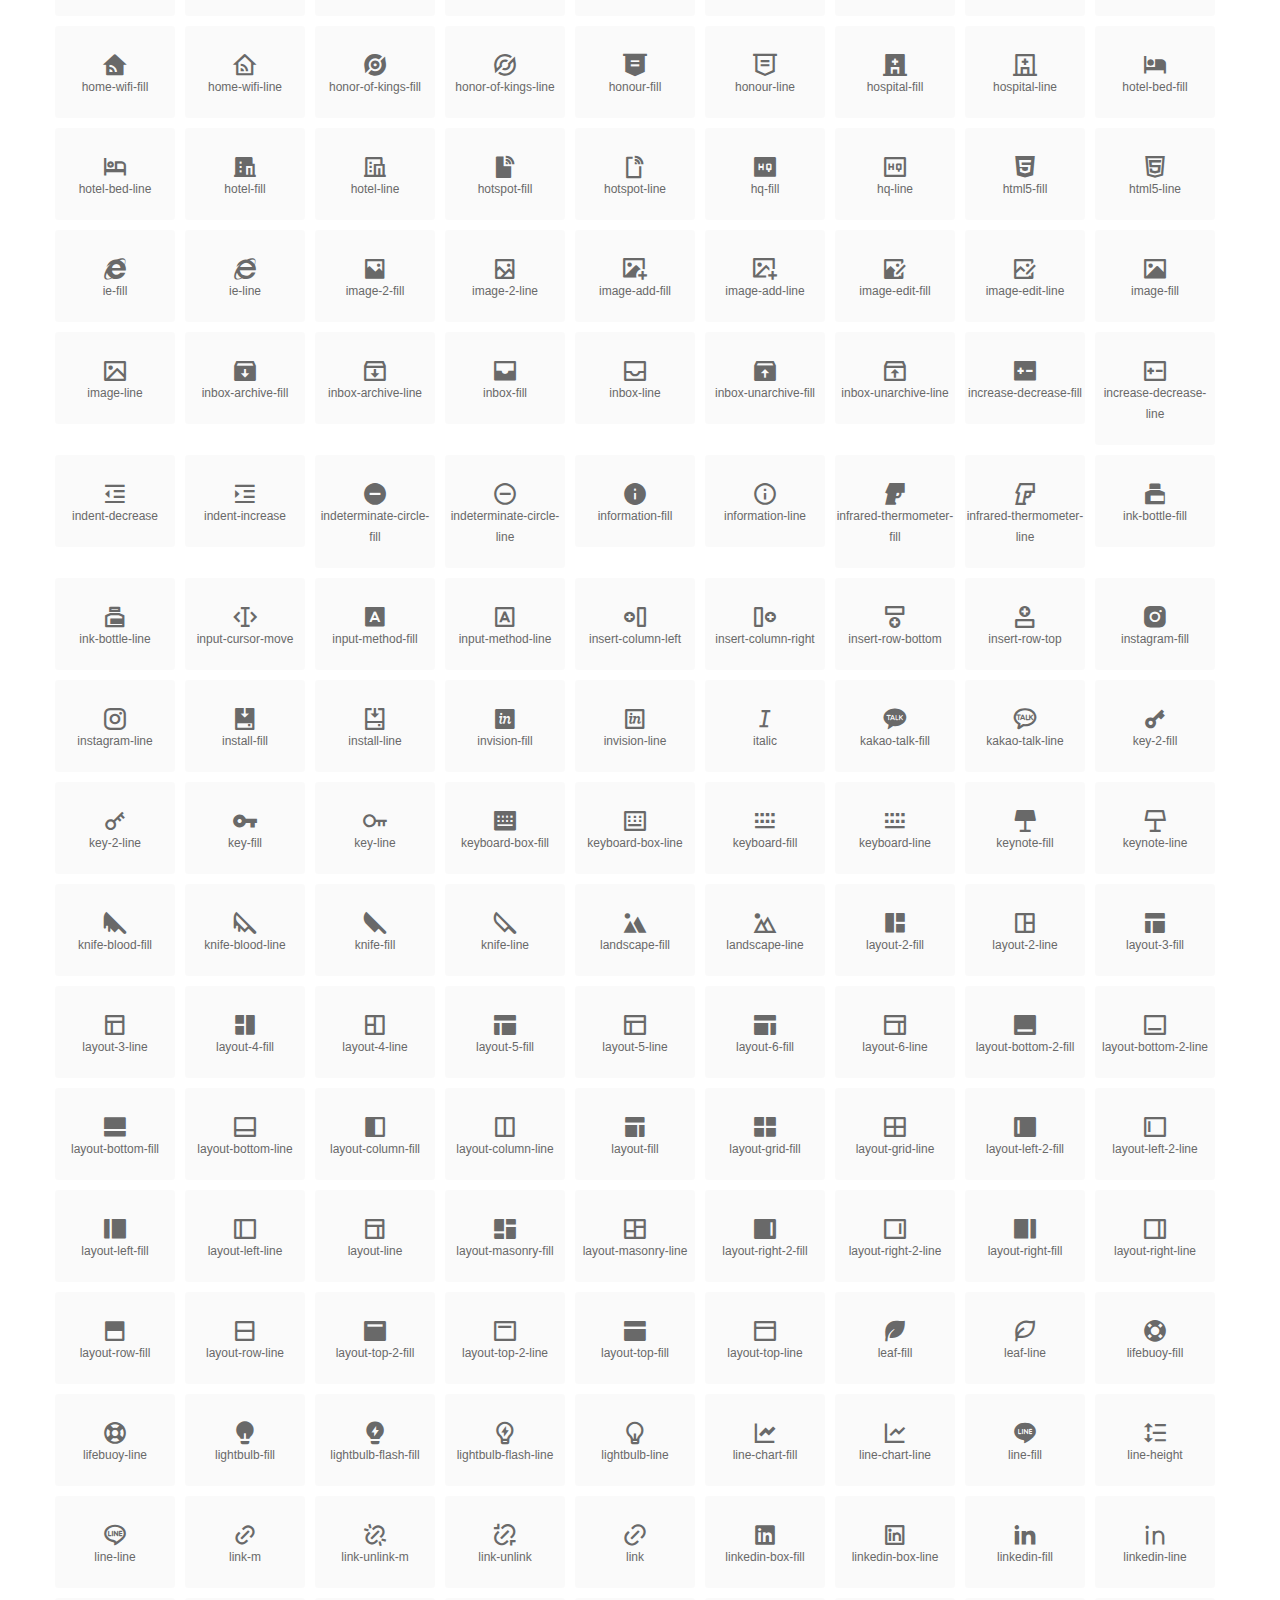
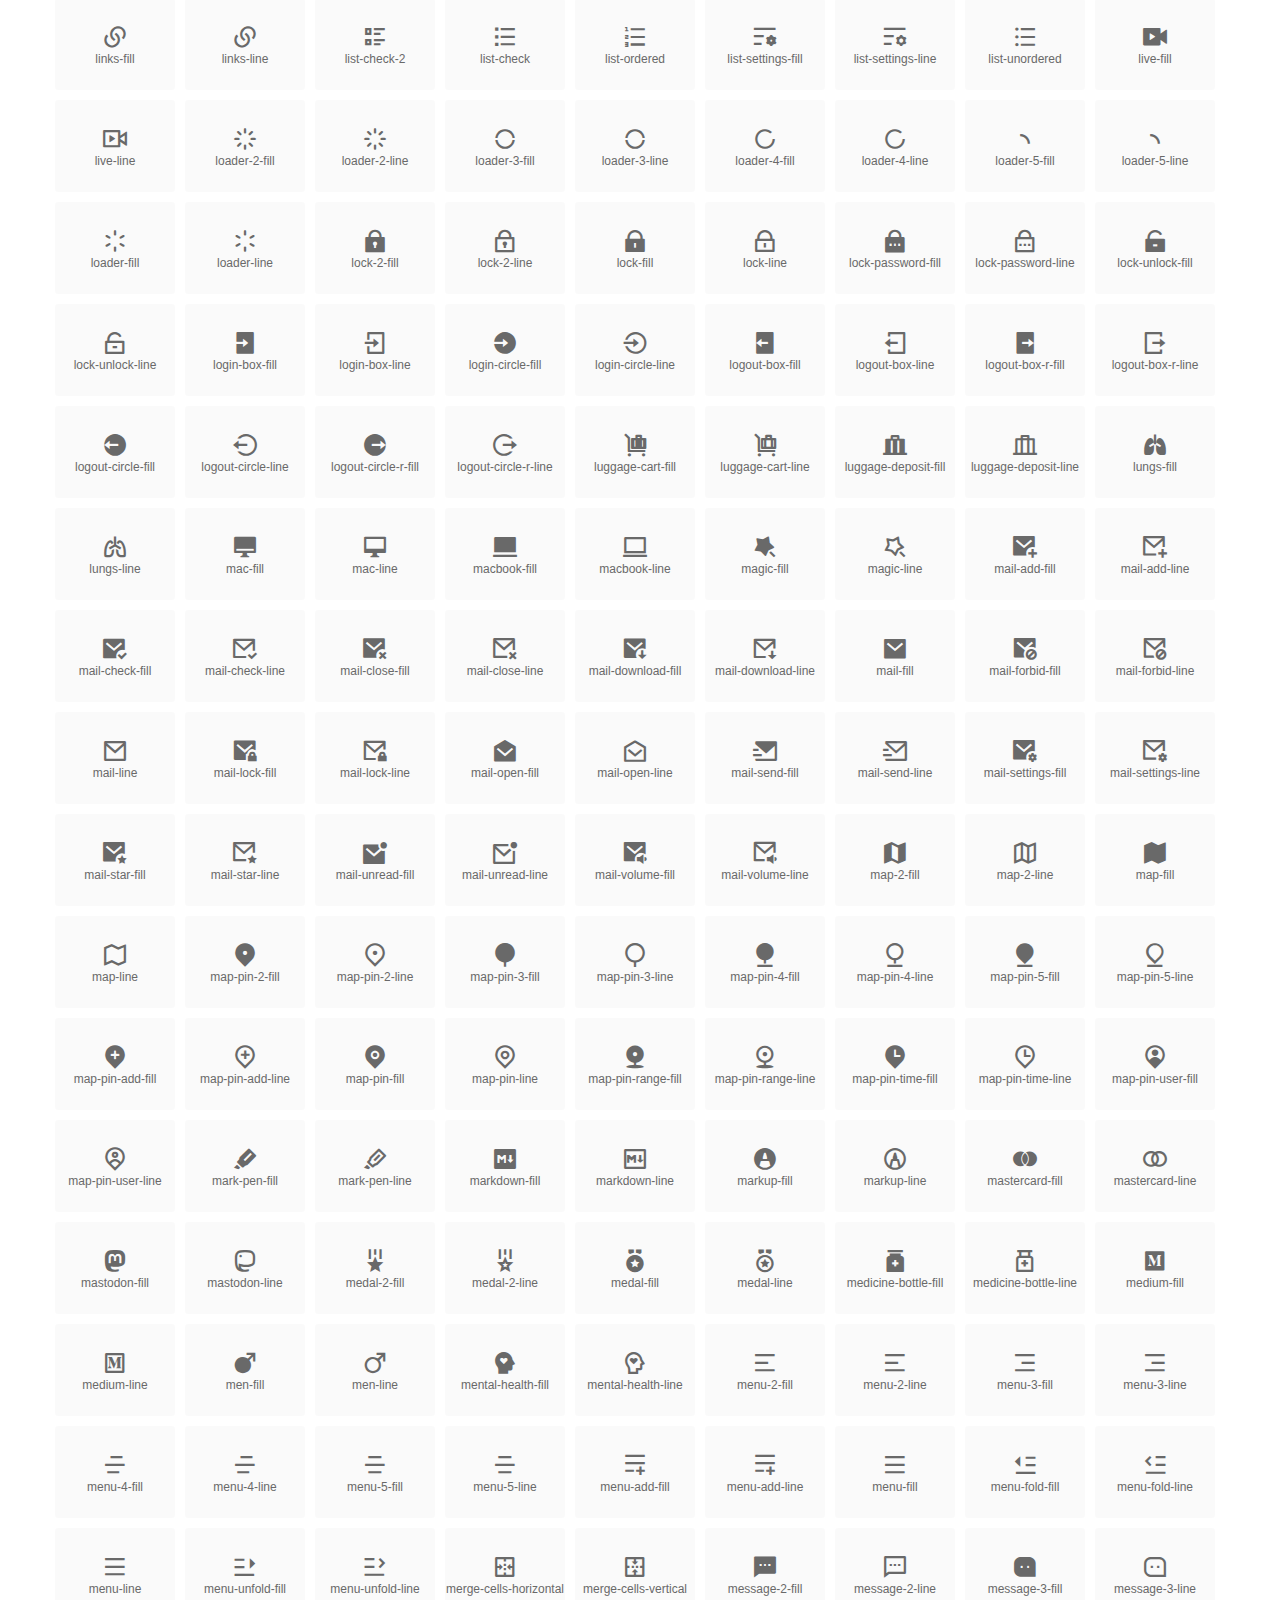
<file: remix-icon/index.html>
<!DOCTYPE html>
<html lang="en">
<head>
  <meta charset="UTF-8">
  <title>remixicon(3.2.0)</title>
  <meta name="viewport" content="width=device-width,minimum-scale=1.0,maximum-scale=1.0,user-scalable=no">
   
  <meta name="description" content="Remix Icon is a set of neutral system symbols carefully crafted for designers and developers, each icon is designed based on 24×24 grid">
   
  <meta name="keywords" content="remixicon,TTF,EOT,WOFF,WOFF2,SVG">
  
  
  
  <link rel="stylesheet" href="remixicon.css" />
  
  <style>
    *{margin: 0;padding: 0;list-style: none;}
    body { color: #696969; font: 12px/1.5 tahoma, arial, \5b8b\4f53, sans-serif; }
    a { color: #333; text-decoration: underline; }
    a:hover { color: rgb(9, 73, 209); }
    .header { color: #333; text-align: center; padding: 80px 0 60px 0; min-height: 153px; font-size: 14px; }
    .header .logo svg { height: 120px; width: 120px; }
    .header h1 { font-size: 42px; padding: 26px 0 10px 0; }
    .header sup {font-size: 14px; margin: 8px 0 0 8px; position: absolute; color: #7b7b7b; }
    .info {
      color: #999;
      font-weight: normal;
      max-width: 346px;
      margin: 0 auto;
      padding: 20px 0;
      font-size: 14px;
    }

    .icons { max-width: 1190px; margin: 0 auto; }
    .icons ul { text-align: center; }
    .icons ul li {
      vertical-align: top;
      width: 120px;
      display: inline-block;
      text-align: center;
      background-color: rgba(0,0,0,.02);
      border-radius: 3px;
      padding: 29px 0 10px 0;
      margin-right: 10px;
      margin-top: 10px;
      transition: all 0.6s ease;
    }
    .icons ul li:hover { background-color: rgba(0,0,0,.06); }
    .icons ul li:hover span { color: #3c75e4; opacity: 1; }
    .icons ul li .unicode { color: #8c8c8c; opacity: 0.3; }
    .icons ul li h4 {
      font-weight: normal;
      padding: 10px 0 5px 0;
      display: block;
      color: #8c8c8c;
      font-size: 14px;
      line-height: 12px;
      opacity: 0.8;
    }
    .icons ul li:hover h4 { opacity: 1; }
    .icons ul li svg { width: 24px; height: 24px; }
    .icons ul li:hover { color: #3c75e4; }
    .footer { text-align: center; padding: 10px 0 90px 0; }
    .footer a { text-align: center; padding: 10px 0 90px 0; color: #696969;}
    .footer a:hover { color: #0949d1; }
    .links { text-align: center; padding: 50px 0 0 0; font-size: 14px; }
    
    .icons ul li.class-icon { font-size: 21px; line-height: 21px; padding-bottom: 20px; }
    .icons ul li.class-icon p{ font-size: 12px; }
    .icons ul li.class-icon [class^="ri-"]{ font-size: 26px; }
    
    
    
  </style>
  
</head>

<body>
  
  <div class="header">
    
    <div class="logo">
      <a href="./"><svg width="160" height="32" viewBox="0 0 160 32" fill="none" xmlns="http://www.w3.org/2000/svg">
<path d="M121.5 9.80005C123.33 9.80005 124.984 10.5797 126.165 11.8344L124.75 13.2496C123.929 12.3549 122.773 11.8 121.5 11.8C119.029 11.8 117 13.891 117 16.5C117 19.1091 119.029 21.2 121.5 21.2C122.773 21.2 123.929 20.6452 124.75 19.7505L126.165 21.1657C124.984 22.4204 123.33 23.2 121.5 23.2C117.91 23.2 115 20.2004 115 16.5C115 12.7997 117.91 9.80005 121.5 9.80005Z" fill="#1A2947"/>
<path d="M113 10V23H111V10H113Z" fill="#1A2947"/>
<path d="M154 23V9.99988H152L152 19.6019L144.997 9.99988L143 10.0039V23H145L145 13.3969L152 23H154Z" fill="#1A2947"/>
<path d="M68 10V12H60V15.5H67V17.5H60V21H68V23H58V10H68Z" fill="#1A2947"/>
<path d="M82 10L77.4999 17.201L73 10H71V23H73V13.775L77.4999 20.975L82 13.773V23H84V10H82Z" fill="#1A2947"/>
<path d="M89 10V23H87V10H89Z" fill="#1A2947"/>
<path d="M96.9999 14.7565L93.6689 9.99951H91.2279L95.7789 16.4995L91.2289 22.9995H93.6689L96.9999 18.2435L100.33 22.9995H102.772L98.2209 16.4995L102.773 9.99951H100.33L96.9999 14.7565Z" fill="#1A2947"/>
<path fill-rule="evenodd" clip-rule="evenodd" d="M141 16.5C141 12.7997 138.09 9.80005 134.5 9.80005C130.91 9.80005 128 12.7997 128 16.5C128 20.2004 130.91 23.2 134.5 23.2C138.09 23.2 141 20.2004 141 16.5ZM130 16.5C130 13.891 132.029 11.8 134.5 11.8C136.971 11.8 139 13.891 139 16.5C139 19.1091 136.971 21.2 134.5 21.2C132.029 21.2 130 19.1091 130 16.5Z" fill="#1A2947"/>
<path fill-rule="evenodd" clip-rule="evenodd" d="M51 10C53.2091 10 55 11.7909 55 14C55 15.7175 53.9176 17.1821 52.3977 17.749L55.1901 22.999H52.9251L50.267 18H46V23H44V10H51ZM46 11.999V15.999L51 16C52.1046 16 53 15.1046 53 14C53 12.8955 52.1 12 51 12L46 11.999Z" fill="#1A2947"/>
<path fill-rule="evenodd" clip-rule="evenodd" d="M19.2887 3.00389C19.1928 3.0013 19.0965 3 19 3H3V24H19C24.799 24 29.5 19.299 29.5 13.5C29.5 12.7108 29.4129 11.942 29.2479 11.2025C28.2772 11.7119 27.1722 12 26 12C22.134 12 19 8.86599 19 5C19 4.30645 19.1009 3.63646 19.2887 3.00389Z" fill="url(#paint0_linear_960_1054)"/>
<g filter="url(#filter0_b_960_1054)">
<path fill-rule="evenodd" clip-rule="evenodd" d="M3 3L29 29H3V3Z" fill="url(#paint1_linear_960_1054)"/>
</g>
<circle cx="26" cy="5" r="4" fill="url(#paint2_linear_960_1054)"/>
<defs>
<filter id="filter0_b_960_1054" x="-2.43656" y="-2.43656" width="36.8731" height="36.8731" filterUnits="userSpaceOnUse" color-interpolation-filters="sRGB">
<feFlood flood-opacity="0" result="BackgroundImageFix"/>
<feGaussianBlur in="BackgroundImage" stdDeviation="2.71828"/>
<feComposite in2="SourceAlpha" operator="in" result="effect1_backgroundBlur_960_1054"/>
<feBlend mode="normal" in="SourceGraphic" in2="effect1_backgroundBlur_960_1054" result="shape"/>
</filter>
<linearGradient id="paint0_linear_960_1054" x1="3" y1="3" x2="3" y2="24" gradientUnits="userSpaceOnUse">
<stop stop-color="#05A0FA"/>
<stop offset="1" stop-color="#4785FF"/>
</linearGradient>
<linearGradient id="paint1_linear_960_1054" x1="3" y1="3" x2="3" y2="29" gradientUnits="userSpaceOnUse">
<stop stop-color="#1A8CFF"/>
<stop offset="1" stop-color="#0557FA"/>
</linearGradient>
<linearGradient id="paint2_linear_960_1054" x1="22" y1="1" x2="22" y2="9" gradientUnits="userSpaceOnUse">
<stop stop-color="#FF463A"/>
<stop offset="1" stop-color="#FF1F5A"/>
</linearGradient>
</defs>
</svg>
</a>
    </div>
    
    <h1>remixicon(3.2.0)<sup>1.0.0</sup></h1>
    <div class="info">
      Remix Icon is a set of neutral system symbols carefully crafted for designers and developers, each icon is designed based on 24×24 grid
    </div>
    <p>
      
      <a href="https://github.com/Remix-Design/remixicon.git">GitHub</a> · 
      
      <a href="index.html">Font Class</a> · 
      
      <a href="unicode.html">Unicode</a>
      
    </p>
  </div>
  <div class="icons">
    <ul>
      <li class="class-icon"><i class="ri-24-hours-fill"></i><p class="name">24-hours-fill</p></li><li class="class-icon"><i class="ri-24-hours-line"></i><p class="name">24-hours-line</p></li><li class="class-icon"><i class="ri-4k-fill"></i><p class="name">4k-fill</p></li><li class="class-icon"><i class="ri-4k-line"></i><p class="name">4k-line</p></li><li class="class-icon"><i class="ri-a-b"></i><p class="name">a-b</p></li><li class="class-icon"><i class="ri-account-box-fill"></i><p class="name">account-box-fill</p></li><li class="class-icon"><i class="ri-account-box-line"></i><p class="name">account-box-line</p></li><li class="class-icon"><i class="ri-account-circle-fill"></i><p class="name">account-circle-fill</p></li><li class="class-icon"><i class="ri-account-circle-line"></i><p class="name">account-circle-line</p></li><li class="class-icon"><i class="ri-account-pin-box-fill"></i><p class="name">account-pin-box-fill</p></li><li class="class-icon"><i class="ri-account-pin-box-line"></i><p class="name">account-pin-box-line</p></li><li class="class-icon"><i class="ri-account-pin-circle-fill"></i><p class="name">account-pin-circle-fill</p></li><li class="class-icon"><i class="ri-account-pin-circle-line"></i><p class="name">account-pin-circle-line</p></li><li class="class-icon"><i class="ri-add-box-fill"></i><p class="name">add-box-fill</p></li><li class="class-icon"><i class="ri-add-box-line"></i><p class="name">add-box-line</p></li><li class="class-icon"><i class="ri-add-circle-fill"></i><p class="name">add-circle-fill</p></li><li class="class-icon"><i class="ri-add-circle-line"></i><p class="name">add-circle-line</p></li><li class="class-icon"><i class="ri-add-fill"></i><p class="name">add-fill</p></li><li class="class-icon"><i class="ri-add-line"></i><p class="name">add-line</p></li><li class="class-icon"><i class="ri-admin-fill"></i><p class="name">admin-fill</p></li><li class="class-icon"><i class="ri-admin-line"></i><p class="name">admin-line</p></li><li class="class-icon"><i class="ri-advertisement-fill"></i><p class="name">advertisement-fill</p></li><li class="class-icon"><i class="ri-advertisement-line"></i><p class="name">advertisement-line</p></li><li class="class-icon"><i class="ri-airplay-fill"></i><p class="name">airplay-fill</p></li><li class="class-icon"><i class="ri-airplay-line"></i><p class="name">airplay-line</p></li><li class="class-icon"><i class="ri-alarm-fill"></i><p class="name">alarm-fill</p></li><li class="class-icon"><i class="ri-alarm-line"></i><p class="name">alarm-line</p></li><li class="class-icon"><i class="ri-alarm-warning-fill"></i><p class="name">alarm-warning-fill</p></li><li class="class-icon"><i class="ri-alarm-warning-line"></i><p class="name">alarm-warning-line</p></li><li class="class-icon"><i class="ri-album-fill"></i><p class="name">album-fill</p></li><li class="class-icon"><i class="ri-album-line"></i><p class="name">album-line</p></li><li class="class-icon"><i class="ri-alert-fill"></i><p class="name">alert-fill</p></li><li class="class-icon"><i class="ri-alert-line"></i><p class="name">alert-line</p></li><li class="class-icon"><i class="ri-aliens-fill"></i><p class="name">aliens-fill</p></li><li class="class-icon"><i class="ri-aliens-line"></i><p class="name">aliens-line</p></li><li class="class-icon"><i class="ri-align-bottom"></i><p class="name">align-bottom</p></li><li class="class-icon"><i class="ri-align-center"></i><p class="name">align-center</p></li><li class="class-icon"><i class="ri-align-justify"></i><p class="name">align-justify</p></li><li class="class-icon"><i class="ri-align-left"></i><p class="name">align-left</p></li><li class="class-icon"><i class="ri-align-right"></i><p class="name">align-right</p></li><li class="class-icon"><i class="ri-align-top"></i><p class="name">align-top</p></li><li class="class-icon"><i class="ri-align-vertically"></i><p class="name">align-vertically</p></li><li class="class-icon"><i class="ri-alipay-fill"></i><p class="name">alipay-fill</p></li><li class="class-icon"><i class="ri-alipay-line"></i><p class="name">alipay-line</p></li><li class="class-icon"><i class="ri-amazon-fill"></i><p class="name">amazon-fill</p></li><li class="class-icon"><i class="ri-amazon-line"></i><p class="name">amazon-line</p></li><li class="class-icon"><i class="ri-anchor-fill"></i><p class="name">anchor-fill</p></li><li class="class-icon"><i class="ri-anchor-line"></i><p class="name">anchor-line</p></li><li class="class-icon"><i class="ri-ancient-gate-fill"></i><p class="name">ancient-gate-fill</p></li><li class="class-icon"><i class="ri-ancient-gate-line"></i><p class="name">ancient-gate-line</p></li><li class="class-icon"><i class="ri-ancient-pavilion-fill"></i><p class="name">ancient-pavilion-fill</p></li><li class="class-icon"><i class="ri-ancient-pavilion-line"></i><p class="name">ancient-pavilion-line</p></li><li class="class-icon"><i class="ri-android-fill"></i><p class="name">android-fill</p></li><li class="class-icon"><i class="ri-android-line"></i><p class="name">android-line</p></li><li class="class-icon"><i class="ri-angularjs-fill"></i><p class="name">angularjs-fill</p></li><li class="class-icon"><i class="ri-angularjs-line"></i><p class="name">angularjs-line</p></li><li class="class-icon"><i class="ri-anticlockwise-2-fill"></i><p class="name">anticlockwise-2-fill</p></li><li class="class-icon"><i class="ri-anticlockwise-2-line"></i><p class="name">anticlockwise-2-line</p></li><li class="class-icon"><i class="ri-anticlockwise-fill"></i><p class="name">anticlockwise-fill</p></li><li class="class-icon"><i class="ri-anticlockwise-line"></i><p class="name">anticlockwise-line</p></li><li class="class-icon"><i class="ri-app-store-fill"></i><p class="name">app-store-fill</p></li><li class="class-icon"><i class="ri-app-store-line"></i><p class="name">app-store-line</p></li><li class="class-icon"><i class="ri-apple-fill"></i><p class="name">apple-fill</p></li><li class="class-icon"><i class="ri-apple-line"></i><p class="name">apple-line</p></li><li class="class-icon"><i class="ri-apps-2-fill"></i><p class="name">apps-2-fill</p></li><li class="class-icon"><i class="ri-apps-2-line"></i><p class="name">apps-2-line</p></li><li class="class-icon"><i class="ri-apps-fill"></i><p class="name">apps-fill</p></li><li class="class-icon"><i class="ri-apps-line"></i><p class="name">apps-line</p></li><li class="class-icon"><i class="ri-archive-drawer-fill"></i><p class="name">archive-drawer-fill</p></li><li class="class-icon"><i class="ri-archive-drawer-line"></i><p class="name">archive-drawer-line</p></li><li class="class-icon"><i class="ri-archive-fill"></i><p class="name">archive-fill</p></li><li class="class-icon"><i class="ri-archive-line"></i><p class="name">archive-line</p></li><li class="class-icon"><i class="ri-arrow-down-circle-fill"></i><p class="name">arrow-down-circle-fill</p></li><li class="class-icon"><i class="ri-arrow-down-circle-line"></i><p class="name">arrow-down-circle-line</p></li><li class="class-icon"><i class="ri-arrow-down-fill"></i><p class="name">arrow-down-fill</p></li><li class="class-icon"><i class="ri-arrow-down-line"></i><p class="name">arrow-down-line</p></li><li class="class-icon"><i class="ri-arrow-down-s-fill"></i><p class="name">arrow-down-s-fill</p></li><li class="class-icon"><i class="ri-arrow-down-s-line"></i><p class="name">arrow-down-s-line</p></li><li class="class-icon"><i class="ri-arrow-drop-down-fill"></i><p class="name">arrow-drop-down-fill</p></li><li class="class-icon"><i class="ri-arrow-drop-down-line"></i><p class="name">arrow-drop-down-line</p></li><li class="class-icon"><i class="ri-arrow-drop-left-fill"></i><p class="name">arrow-drop-left-fill</p></li><li class="class-icon"><i class="ri-arrow-drop-left-line"></i><p class="name">arrow-drop-left-line</p></li><li class="class-icon"><i class="ri-arrow-drop-right-fill"></i><p class="name">arrow-drop-right-fill</p></li><li class="class-icon"><i class="ri-arrow-drop-right-line"></i><p class="name">arrow-drop-right-line</p></li><li class="class-icon"><i class="ri-arrow-drop-up-fill"></i><p class="name">arrow-drop-up-fill</p></li><li class="class-icon"><i class="ri-arrow-drop-up-line"></i><p class="name">arrow-drop-up-line</p></li><li class="class-icon"><i class="ri-arrow-go-back-fill"></i><p class="name">arrow-go-back-fill</p></li><li class="class-icon"><i class="ri-arrow-go-back-line"></i><p class="name">arrow-go-back-line</p></li><li class="class-icon"><i class="ri-arrow-go-forward-fill"></i><p class="name">arrow-go-forward-fill</p></li><li class="class-icon"><i class="ri-arrow-go-forward-line"></i><p class="name">arrow-go-forward-line</p></li><li class="class-icon"><i class="ri-arrow-left-circle-fill"></i><p class="name">arrow-left-circle-fill</p></li><li class="class-icon"><i class="ri-arrow-left-circle-line"></i><p class="name">arrow-left-circle-line</p></li><li class="class-icon"><i class="ri-arrow-left-down-fill"></i><p class="name">arrow-left-down-fill</p></li><li class="class-icon"><i class="ri-arrow-left-down-line"></i><p class="name">arrow-left-down-line</p></li><li class="class-icon"><i class="ri-arrow-left-fill"></i><p class="name">arrow-left-fill</p></li><li class="class-icon"><i class="ri-arrow-left-line"></i><p class="name">arrow-left-line</p></li><li class="class-icon"><i class="ri-arrow-left-right-fill"></i><p class="name">arrow-left-right-fill</p></li><li class="class-icon"><i class="ri-arrow-left-right-line"></i><p class="name">arrow-left-right-line</p></li><li class="class-icon"><i class="ri-arrow-left-s-fill"></i><p class="name">arrow-left-s-fill</p></li><li class="class-icon"><i class="ri-arrow-left-s-line"></i><p class="name">arrow-left-s-line</p></li><li class="class-icon"><i class="ri-arrow-left-up-fill"></i><p class="name">arrow-left-up-fill</p></li><li class="class-icon"><i class="ri-arrow-left-up-line"></i><p class="name">arrow-left-up-line</p></li><li class="class-icon"><i class="ri-arrow-right-circle-fill"></i><p class="name">arrow-right-circle-fill</p></li><li class="class-icon"><i class="ri-arrow-right-circle-line"></i><p class="name">arrow-right-circle-line</p></li><li class="class-icon"><i class="ri-arrow-right-down-fill"></i><p class="name">arrow-right-down-fill</p></li><li class="class-icon"><i class="ri-arrow-right-down-line"></i><p class="name">arrow-right-down-line</p></li><li class="class-icon"><i class="ri-arrow-right-fill"></i><p class="name">arrow-right-fill</p></li><li class="class-icon"><i class="ri-arrow-right-line"></i><p class="name">arrow-right-line</p></li><li class="class-icon"><i class="ri-arrow-right-s-fill"></i><p class="name">arrow-right-s-fill</p></li><li class="class-icon"><i class="ri-arrow-right-s-line"></i><p class="name">arrow-right-s-line</p></li><li class="class-icon"><i class="ri-arrow-right-up-fill"></i><p class="name">arrow-right-up-fill</p></li><li class="class-icon"><i class="ri-arrow-right-up-line"></i><p class="name">arrow-right-up-line</p></li><li class="class-icon"><i class="ri-arrow-up-circle-fill"></i><p class="name">arrow-up-circle-fill</p></li><li class="class-icon"><i class="ri-arrow-up-circle-line"></i><p class="name">arrow-up-circle-line</p></li><li class="class-icon"><i class="ri-arrow-up-down-fill"></i><p class="name">arrow-up-down-fill</p></li><li class="class-icon"><i class="ri-arrow-up-down-line"></i><p class="name">arrow-up-down-line</p></li><li class="class-icon"><i class="ri-arrow-up-fill"></i><p class="name">arrow-up-fill</p></li><li class="class-icon"><i class="ri-arrow-up-line"></i><p class="name">arrow-up-line</p></li><li class="class-icon"><i class="ri-arrow-up-s-fill"></i><p class="name">arrow-up-s-fill</p></li><li class="class-icon"><i class="ri-arrow-up-s-line"></i><p class="name">arrow-up-s-line</p></li><li class="class-icon"><i class="ri-artboard-2-fill"></i><p class="name">artboard-2-fill</p></li><li class="class-icon"><i class="ri-artboard-2-line"></i><p class="name">artboard-2-line</p></li><li class="class-icon"><i class="ri-artboard-fill"></i><p class="name">artboard-fill</p></li><li class="class-icon"><i class="ri-artboard-line"></i><p class="name">artboard-line</p></li><li class="class-icon"><i class="ri-article-fill"></i><p class="name">article-fill</p></li><li class="class-icon"><i class="ri-article-line"></i><p class="name">article-line</p></li><li class="class-icon"><i class="ri-aspect-ratio-fill"></i><p class="name">aspect-ratio-fill</p></li><li class="class-icon"><i class="ri-aspect-ratio-line"></i><p class="name">aspect-ratio-line</p></li><li class="class-icon"><i class="ri-asterisk"></i><p class="name">asterisk</p></li><li class="class-icon"><i class="ri-at-fill"></i><p class="name">at-fill</p></li><li class="class-icon"><i class="ri-at-line"></i><p class="name">at-line</p></li><li class="class-icon"><i class="ri-attachment-2"></i><p class="name">attachment-2</p></li><li class="class-icon"><i class="ri-attachment-fill"></i><p class="name">attachment-fill</p></li><li class="class-icon"><i class="ri-attachment-line"></i><p class="name">attachment-line</p></li><li class="class-icon"><i class="ri-auction-fill"></i><p class="name">auction-fill</p></li><li class="class-icon"><i class="ri-auction-line"></i><p class="name">auction-line</p></li><li class="class-icon"><i class="ri-award-fill"></i><p class="name">award-fill</p></li><li class="class-icon"><i class="ri-award-line"></i><p class="name">award-line</p></li><li class="class-icon"><i class="ri-baidu-fill"></i><p class="name">baidu-fill</p></li><li class="class-icon"><i class="ri-baidu-line"></i><p class="name">baidu-line</p></li><li class="class-icon"><i class="ri-ball-pen-fill"></i><p class="name">ball-pen-fill</p></li><li class="class-icon"><i class="ri-ball-pen-line"></i><p class="name">ball-pen-line</p></li><li class="class-icon"><i class="ri-bank-card-2-fill"></i><p class="name">bank-card-2-fill</p></li><li class="class-icon"><i class="ri-bank-card-2-line"></i><p class="name">bank-card-2-line</p></li><li class="class-icon"><i class="ri-bank-card-fill"></i><p class="name">bank-card-fill</p></li><li class="class-icon"><i class="ri-bank-card-line"></i><p class="name">bank-card-line</p></li><li class="class-icon"><i class="ri-bank-fill"></i><p class="name">bank-fill</p></li><li class="class-icon"><i class="ri-bank-line"></i><p class="name">bank-line</p></li><li class="class-icon"><i class="ri-bar-chart-2-fill"></i><p class="name">bar-chart-2-fill</p></li><li class="class-icon"><i class="ri-bar-chart-2-line"></i><p class="name">bar-chart-2-line</p></li><li class="class-icon"><i class="ri-bar-chart-box-fill"></i><p class="name">bar-chart-box-fill</p></li><li class="class-icon"><i class="ri-bar-chart-box-line"></i><p class="name">bar-chart-box-line</p></li><li class="class-icon"><i class="ri-bar-chart-fill"></i><p class="name">bar-chart-fill</p></li><li class="class-icon"><i class="ri-bar-chart-grouped-fill"></i><p class="name">bar-chart-grouped-fill</p></li><li class="class-icon"><i class="ri-bar-chart-grouped-line"></i><p class="name">bar-chart-grouped-line</p></li><li class="class-icon"><i class="ri-bar-chart-horizontal-fill"></i><p class="name">bar-chart-horizontal-fill</p></li><li class="class-icon"><i class="ri-bar-chart-horizontal-line"></i><p class="name">bar-chart-horizontal-line</p></li><li class="class-icon"><i class="ri-bar-chart-line"></i><p class="name">bar-chart-line</p></li><li class="class-icon"><i class="ri-barcode-box-fill"></i><p class="name">barcode-box-fill</p></li><li class="class-icon"><i class="ri-barcode-box-line"></i><p class="name">barcode-box-line</p></li><li class="class-icon"><i class="ri-barcode-fill"></i><p class="name">barcode-fill</p></li><li class="class-icon"><i class="ri-barcode-line"></i><p class="name">barcode-line</p></li><li class="class-icon"><i class="ri-barricade-fill"></i><p class="name">barricade-fill</p></li><li class="class-icon"><i class="ri-barricade-line"></i><p class="name">barricade-line</p></li><li class="class-icon"><i class="ri-base-station-fill"></i><p class="name">base-station-fill</p></li><li class="class-icon"><i class="ri-base-station-line"></i><p class="name">base-station-line</p></li><li class="class-icon"><i class="ri-basketball-fill"></i><p class="name">basketball-fill</p></li><li class="class-icon"><i class="ri-basketball-line"></i><p class="name">basketball-line</p></li><li class="class-icon"><i class="ri-battery-2-charge-fill"></i><p class="name">battery-2-charge-fill</p></li><li class="class-icon"><i class="ri-battery-2-charge-line"></i><p class="name">battery-2-charge-line</p></li><li class="class-icon"><i class="ri-battery-2-fill"></i><p class="name">battery-2-fill</p></li><li class="class-icon"><i class="ri-battery-2-line"></i><p class="name">battery-2-line</p></li><li class="class-icon"><i class="ri-battery-charge-fill"></i><p class="name">battery-charge-fill</p></li><li class="class-icon"><i class="ri-battery-charge-line"></i><p class="name">battery-charge-line</p></li><li class="class-icon"><i class="ri-battery-fill"></i><p class="name">battery-fill</p></li><li class="class-icon"><i class="ri-battery-line"></i><p class="name">battery-line</p></li><li class="class-icon"><i class="ri-battery-low-fill"></i><p class="name">battery-low-fill</p></li><li class="class-icon"><i class="ri-battery-low-line"></i><p class="name">battery-low-line</p></li><li class="class-icon"><i class="ri-battery-saver-fill"></i><p class="name">battery-saver-fill</p></li><li class="class-icon"><i class="ri-battery-saver-line"></i><p class="name">battery-saver-line</p></li><li class="class-icon"><i class="ri-battery-share-fill"></i><p class="name">battery-share-fill</p></li><li class="class-icon"><i class="ri-battery-share-line"></i><p class="name">battery-share-line</p></li><li class="class-icon"><i class="ri-bear-smile-fill"></i><p class="name">bear-smile-fill</p></li><li class="class-icon"><i class="ri-bear-smile-line"></i><p class="name">bear-smile-line</p></li><li class="class-icon"><i class="ri-behance-fill"></i><p class="name">behance-fill</p></li><li class="class-icon"><i class="ri-behance-line"></i><p class="name">behance-line</p></li><li class="class-icon"><i class="ri-bell-fill"></i><p class="name">bell-fill</p></li><li class="class-icon"><i class="ri-bell-line"></i><p class="name">bell-line</p></li><li class="class-icon"><i class="ri-bike-fill"></i><p class="name">bike-fill</p></li><li class="class-icon"><i class="ri-bike-line"></i><p class="name">bike-line</p></li><li class="class-icon"><i class="ri-bilibili-fill"></i><p class="name">bilibili-fill</p></li><li class="class-icon"><i class="ri-bilibili-line"></i><p class="name">bilibili-line</p></li><li class="class-icon"><i class="ri-bill-fill"></i><p class="name">bill-fill</p></li><li class="class-icon"><i class="ri-bill-line"></i><p class="name">bill-line</p></li><li class="class-icon"><i class="ri-billiards-fill"></i><p class="name">billiards-fill</p></li><li class="class-icon"><i class="ri-billiards-line"></i><p class="name">billiards-line</p></li><li class="class-icon"><i class="ri-bit-coin-fill"></i><p class="name">bit-coin-fill</p></li><li class="class-icon"><i class="ri-bit-coin-line"></i><p class="name">bit-coin-line</p></li><li class="class-icon"><i class="ri-blaze-fill"></i><p class="name">blaze-fill</p></li><li class="class-icon"><i class="ri-blaze-line"></i><p class="name">blaze-line</p></li><li class="class-icon"><i class="ri-bluetooth-connect-fill"></i><p class="name">bluetooth-connect-fill</p></li><li class="class-icon"><i class="ri-bluetooth-connect-line"></i><p class="name">bluetooth-connect-line</p></li><li class="class-icon"><i class="ri-bluetooth-fill"></i><p class="name">bluetooth-fill</p></li><li class="class-icon"><i class="ri-bluetooth-line"></i><p class="name">bluetooth-line</p></li><li class="class-icon"><i class="ri-blur-off-fill"></i><p class="name">blur-off-fill</p></li><li class="class-icon"><i class="ri-blur-off-line"></i><p class="name">blur-off-line</p></li><li class="class-icon"><i class="ri-body-scan-fill"></i><p class="name">body-scan-fill</p></li><li class="class-icon"><i class="ri-body-scan-line"></i><p class="name">body-scan-line</p></li><li class="class-icon"><i class="ri-bold"></i><p class="name">bold</p></li><li class="class-icon"><i class="ri-book-2-fill"></i><p class="name">book-2-fill</p></li><li class="class-icon"><i class="ri-book-2-line"></i><p class="name">book-2-line</p></li><li class="class-icon"><i class="ri-book-3-fill"></i><p class="name">book-3-fill</p></li><li class="class-icon"><i class="ri-book-3-line"></i><p class="name">book-3-line</p></li><li class="class-icon"><i class="ri-book-fill"></i><p class="name">book-fill</p></li><li class="class-icon"><i class="ri-book-line"></i><p class="name">book-line</p></li><li class="class-icon"><i class="ri-book-mark-fill"></i><p class="name">book-mark-fill</p></li><li class="class-icon"><i class="ri-book-mark-line"></i><p class="name">book-mark-line</p></li><li class="class-icon"><i class="ri-book-open-fill"></i><p class="name">book-open-fill</p></li><li class="class-icon"><i class="ri-book-open-line"></i><p class="name">book-open-line</p></li><li class="class-icon"><i class="ri-book-read-fill"></i><p class="name">book-read-fill</p></li><li class="class-icon"><i class="ri-book-read-line"></i><p class="name">book-read-line</p></li><li class="class-icon"><i class="ri-booklet-fill"></i><p class="name">booklet-fill</p></li><li class="class-icon"><i class="ri-booklet-line"></i><p class="name">booklet-line</p></li><li class="class-icon"><i class="ri-bookmark-2-fill"></i><p class="name">bookmark-2-fill</p></li><li class="class-icon"><i class="ri-bookmark-2-line"></i><p class="name">bookmark-2-line</p></li><li class="class-icon"><i class="ri-bookmark-3-fill"></i><p class="name">bookmark-3-fill</p></li><li class="class-icon"><i class="ri-bookmark-3-line"></i><p class="name">bookmark-3-line</p></li><li class="class-icon"><i class="ri-bookmark-fill"></i><p class="name">bookmark-fill</p></li><li class="class-icon"><i class="ri-bookmark-line"></i><p class="name">bookmark-line</p></li><li class="class-icon"><i class="ri-boxing-fill"></i><p class="name">boxing-fill</p></li><li class="class-icon"><i class="ri-boxing-line"></i><p class="name">boxing-line</p></li><li class="class-icon"><i class="ri-braces-fill"></i><p class="name">braces-fill</p></li><li class="class-icon"><i class="ri-braces-line"></i><p class="name">braces-line</p></li><li class="class-icon"><i class="ri-brackets-fill"></i><p class="name">brackets-fill</p></li><li class="class-icon"><i class="ri-brackets-line"></i><p class="name">brackets-line</p></li><li class="class-icon"><i class="ri-briefcase-2-fill"></i><p class="name">briefcase-2-fill</p></li><li class="class-icon"><i class="ri-briefcase-2-line"></i><p class="name">briefcase-2-line</p></li><li class="class-icon"><i class="ri-briefcase-3-fill"></i><p class="name">briefcase-3-fill</p></li><li class="class-icon"><i class="ri-briefcase-3-line"></i><p class="name">briefcase-3-line</p></li><li class="class-icon"><i class="ri-briefcase-4-fill"></i><p class="name">briefcase-4-fill</p></li><li class="class-icon"><i class="ri-briefcase-4-line"></i><p class="name">briefcase-4-line</p></li><li class="class-icon"><i class="ri-briefcase-5-fill"></i><p class="name">briefcase-5-fill</p></li><li class="class-icon"><i class="ri-briefcase-5-line"></i><p class="name">briefcase-5-line</p></li><li class="class-icon"><i class="ri-briefcase-fill"></i><p class="name">briefcase-fill</p></li><li class="class-icon"><i class="ri-briefcase-line"></i><p class="name">briefcase-line</p></li><li class="class-icon"><i class="ri-bring-forward"></i><p class="name">bring-forward</p></li><li class="class-icon"><i class="ri-bring-to-front"></i><p class="name">bring-to-front</p></li><li class="class-icon"><i class="ri-broadcast-fill"></i><p class="name">broadcast-fill</p></li><li class="class-icon"><i class="ri-broadcast-line"></i><p class="name">broadcast-line</p></li><li class="class-icon"><i class="ri-brush-2-fill"></i><p class="name">brush-2-fill</p></li><li class="class-icon"><i class="ri-brush-2-line"></i><p class="name">brush-2-line</p></li><li class="class-icon"><i class="ri-brush-3-fill"></i><p class="name">brush-3-fill</p></li><li class="class-icon"><i class="ri-brush-3-line"></i><p class="name">brush-3-line</p></li><li class="class-icon"><i class="ri-brush-4-fill"></i><p class="name">brush-4-fill</p></li><li class="class-icon"><i class="ri-brush-4-line"></i><p class="name">brush-4-line</p></li><li class="class-icon"><i class="ri-brush-fill"></i><p class="name">brush-fill</p></li><li class="class-icon"><i class="ri-brush-line"></i><p class="name">brush-line</p></li><li class="class-icon"><i class="ri-bubble-chart-fill"></i><p class="name">bubble-chart-fill</p></li><li class="class-icon"><i class="ri-bubble-chart-line"></i><p class="name">bubble-chart-line</p></li><li class="class-icon"><i class="ri-bug-2-fill"></i><p class="name">bug-2-fill</p></li><li class="class-icon"><i class="ri-bug-2-line"></i><p class="name">bug-2-line</p></li><li class="class-icon"><i class="ri-bug-fill"></i><p class="name">bug-fill</p></li><li class="class-icon"><i class="ri-bug-line"></i><p class="name">bug-line</p></li><li class="class-icon"><i class="ri-building-2-fill"></i><p class="name">building-2-fill</p></li><li class="class-icon"><i class="ri-building-2-line"></i><p class="name">building-2-line</p></li><li class="class-icon"><i class="ri-building-3-fill"></i><p class="name">building-3-fill</p></li><li class="class-icon"><i class="ri-building-3-line"></i><p class="name">building-3-line</p></li><li class="class-icon"><i class="ri-building-4-fill"></i><p class="name">building-4-fill</p></li><li class="class-icon"><i class="ri-building-4-line"></i><p class="name">building-4-line</p></li><li class="class-icon"><i class="ri-building-fill"></i><p class="name">building-fill</p></li><li class="class-icon"><i class="ri-building-line"></i><p class="name">building-line</p></li><li class="class-icon"><i class="ri-bus-2-fill"></i><p class="name">bus-2-fill</p></li><li class="class-icon"><i class="ri-bus-2-line"></i><p class="name">bus-2-line</p></li><li class="class-icon"><i class="ri-bus-fill"></i><p class="name">bus-fill</p></li><li class="class-icon"><i class="ri-bus-line"></i><p class="name">bus-line</p></li><li class="class-icon"><i class="ri-bus-wifi-fill"></i><p class="name">bus-wifi-fill</p></li><li class="class-icon"><i class="ri-bus-wifi-line"></i><p class="name">bus-wifi-line</p></li><li class="class-icon"><i class="ri-cactus-fill"></i><p class="name">cactus-fill</p></li><li class="class-icon"><i class="ri-cactus-line"></i><p class="name">cactus-line</p></li><li class="class-icon"><i class="ri-cake-2-fill"></i><p class="name">cake-2-fill</p></li><li class="class-icon"><i class="ri-cake-2-line"></i><p class="name">cake-2-line</p></li><li class="class-icon"><i class="ri-cake-3-fill"></i><p class="name">cake-3-fill</p></li><li class="class-icon"><i class="ri-cake-3-line"></i><p class="name">cake-3-line</p></li><li class="class-icon"><i class="ri-cake-fill"></i><p class="name">cake-fill</p></li><li class="class-icon"><i class="ri-cake-line"></i><p class="name">cake-line</p></li><li class="class-icon"><i class="ri-calculator-fill"></i><p class="name">calculator-fill</p></li><li class="class-icon"><i class="ri-calculator-line"></i><p class="name">calculator-line</p></li><li class="class-icon"><i class="ri-calendar-2-fill"></i><p class="name">calendar-2-fill</p></li><li class="class-icon"><i class="ri-calendar-2-line"></i><p class="name">calendar-2-line</p></li><li class="class-icon"><i class="ri-calendar-check-fill"></i><p class="name">calendar-check-fill</p></li><li class="class-icon"><i class="ri-calendar-check-line"></i><p class="name">calendar-check-line</p></li><li class="class-icon"><i class="ri-calendar-event-fill"></i><p class="name">calendar-event-fill</p></li><li class="class-icon"><i class="ri-calendar-event-line"></i><p class="name">calendar-event-line</p></li><li class="class-icon"><i class="ri-calendar-fill"></i><p class="name">calendar-fill</p></li><li class="class-icon"><i class="ri-calendar-line"></i><p class="name">calendar-line</p></li><li class="class-icon"><i class="ri-calendar-todo-fill"></i><p class="name">calendar-todo-fill</p></li><li class="class-icon"><i class="ri-calendar-todo-line"></i><p class="name">calendar-todo-line</p></li><li class="class-icon"><i class="ri-camera-2-fill"></i><p class="name">camera-2-fill</p></li><li class="class-icon"><i class="ri-camera-2-line"></i><p class="name">camera-2-line</p></li><li class="class-icon"><i class="ri-camera-3-fill"></i><p class="name">camera-3-fill</p></li><li class="class-icon"><i class="ri-camera-3-line"></i><p class="name">camera-3-line</p></li><li class="class-icon"><i class="ri-camera-fill"></i><p class="name">camera-fill</p></li><li class="class-icon"><i class="ri-camera-lens-fill"></i><p class="name">camera-lens-fill</p></li><li class="class-icon"><i class="ri-camera-lens-line"></i><p class="name">camera-lens-line</p></li><li class="class-icon"><i class="ri-camera-line"></i><p class="name">camera-line</p></li><li class="class-icon"><i class="ri-camera-off-fill"></i><p class="name">camera-off-fill</p></li><li class="class-icon"><i class="ri-camera-off-line"></i><p class="name">camera-off-line</p></li><li class="class-icon"><i class="ri-camera-switch-fill"></i><p class="name">camera-switch-fill</p></li><li class="class-icon"><i class="ri-camera-switch-line"></i><p class="name">camera-switch-line</p></li><li class="class-icon"><i class="ri-capsule-fill"></i><p class="name">capsule-fill</p></li><li class="class-icon"><i class="ri-capsule-line"></i><p class="name">capsule-line</p></li><li class="class-icon"><i class="ri-car-fill"></i><p class="name">car-fill</p></li><li class="class-icon"><i class="ri-car-line"></i><p class="name">car-line</p></li><li class="class-icon"><i class="ri-car-washing-fill"></i><p class="name">car-washing-fill</p></li><li class="class-icon"><i class="ri-car-washing-line"></i><p class="name">car-washing-line</p></li><li class="class-icon"><i class="ri-caravan-fill"></i><p class="name">caravan-fill</p></li><li class="class-icon"><i class="ri-caravan-line"></i><p class="name">caravan-line</p></li><li class="class-icon"><i class="ri-cast-fill"></i><p class="name">cast-fill</p></li><li class="class-icon"><i class="ri-cast-line"></i><p class="name">cast-line</p></li><li class="class-icon"><i class="ri-cellphone-fill"></i><p class="name">cellphone-fill</p></li><li class="class-icon"><i class="ri-cellphone-line"></i><p class="name">cellphone-line</p></li><li class="class-icon"><i class="ri-celsius-fill"></i><p class="name">celsius-fill</p></li><li class="class-icon"><i class="ri-celsius-line"></i><p class="name">celsius-line</p></li><li class="class-icon"><i class="ri-centos-fill"></i><p class="name">centos-fill</p></li><li class="class-icon"><i class="ri-centos-line"></i><p class="name">centos-line</p></li><li class="class-icon"><i class="ri-character-recognition-fill"></i><p class="name">character-recognition-fill</p></li><li class="class-icon"><i class="ri-character-recognition-line"></i><p class="name">character-recognition-line</p></li><li class="class-icon"><i class="ri-charging-pile-2-fill"></i><p class="name">charging-pile-2-fill</p></li><li class="class-icon"><i class="ri-charging-pile-2-line"></i><p class="name">charging-pile-2-line</p></li><li class="class-icon"><i class="ri-charging-pile-fill"></i><p class="name">charging-pile-fill</p></li><li class="class-icon"><i class="ri-charging-pile-line"></i><p class="name">charging-pile-line</p></li><li class="class-icon"><i class="ri-chat-1-fill"></i><p class="name">chat-1-fill</p></li><li class="class-icon"><i class="ri-chat-1-line"></i><p class="name">chat-1-line</p></li><li class="class-icon"><i class="ri-chat-2-fill"></i><p class="name">chat-2-fill</p></li><li class="class-icon"><i class="ri-chat-2-line"></i><p class="name">chat-2-line</p></li><li class="class-icon"><i class="ri-chat-3-fill"></i><p class="name">chat-3-fill</p></li><li class="class-icon"><i class="ri-chat-3-line"></i><p class="name">chat-3-line</p></li><li class="class-icon"><i class="ri-chat-4-fill"></i><p class="name">chat-4-fill</p></li><li class="class-icon"><i class="ri-chat-4-line"></i><p class="name">chat-4-line</p></li><li class="class-icon"><i class="ri-chat-check-fill"></i><p class="name">chat-check-fill</p></li><li class="class-icon"><i class="ri-chat-check-line"></i><p class="name">chat-check-line</p></li><li class="class-icon"><i class="ri-chat-delete-fill"></i><p class="name">chat-delete-fill</p></li><li class="class-icon"><i class="ri-chat-delete-line"></i><p class="name">chat-delete-line</p></li><li class="class-icon"><i class="ri-chat-download-fill"></i><p class="name">chat-download-fill</p></li><li class="class-icon"><i class="ri-chat-download-line"></i><p class="name">chat-download-line</p></li><li class="class-icon"><i class="ri-chat-follow-up-fill"></i><p class="name">chat-follow-up-fill</p></li><li class="class-icon"><i class="ri-chat-follow-up-line"></i><p class="name">chat-follow-up-line</p></li><li class="class-icon"><i class="ri-chat-forward-fill"></i><p class="name">chat-forward-fill</p></li><li class="class-icon"><i class="ri-chat-forward-line"></i><p class="name">chat-forward-line</p></li><li class="class-icon"><i class="ri-chat-heart-fill"></i><p class="name">chat-heart-fill</p></li><li class="class-icon"><i class="ri-chat-heart-line"></i><p class="name">chat-heart-line</p></li><li class="class-icon"><i class="ri-chat-history-fill"></i><p class="name">chat-history-fill</p></li><li class="class-icon"><i class="ri-chat-history-line"></i><p class="name">chat-history-line</p></li><li class="class-icon"><i class="ri-chat-new-fill"></i><p class="name">chat-new-fill</p></li><li class="class-icon"><i class="ri-chat-new-line"></i><p class="name">chat-new-line</p></li><li class="class-icon"><i class="ri-chat-off-fill"></i><p class="name">chat-off-fill</p></li><li class="class-icon"><i class="ri-chat-off-line"></i><p class="name">chat-off-line</p></li><li class="class-icon"><i class="ri-chat-poll-fill"></i><p class="name">chat-poll-fill</p></li><li class="class-icon"><i class="ri-chat-poll-line"></i><p class="name">chat-poll-line</p></li><li class="class-icon"><i class="ri-chat-private-fill"></i><p class="name">chat-private-fill</p></li><li class="class-icon"><i class="ri-chat-private-line"></i><p class="name">chat-private-line</p></li><li class="class-icon"><i class="ri-chat-quote-fill"></i><p class="name">chat-quote-fill</p></li><li class="class-icon"><i class="ri-chat-quote-line"></i><p class="name">chat-quote-line</p></li><li class="class-icon"><i class="ri-chat-settings-fill"></i><p class="name">chat-settings-fill</p></li><li class="class-icon"><i class="ri-chat-settings-line"></i><p class="name">chat-settings-line</p></li><li class="class-icon"><i class="ri-chat-smile-2-fill"></i><p class="name">chat-smile-2-fill</p></li><li class="class-icon"><i class="ri-chat-smile-2-line"></i><p class="name">chat-smile-2-line</p></li><li class="class-icon"><i class="ri-chat-smile-3-fill"></i><p class="name">chat-smile-3-fill</p></li><li class="class-icon"><i class="ri-chat-smile-3-line"></i><p class="name">chat-smile-3-line</p></li><li class="class-icon"><i class="ri-chat-smile-fill"></i><p class="name">chat-smile-fill</p></li><li class="class-icon"><i class="ri-chat-smile-line"></i><p class="name">chat-smile-line</p></li><li class="class-icon"><i class="ri-chat-upload-fill"></i><p class="name">chat-upload-fill</p></li><li class="class-icon"><i class="ri-chat-upload-line"></i><p class="name">chat-upload-line</p></li><li class="class-icon"><i class="ri-chat-voice-fill"></i><p class="name">chat-voice-fill</p></li><li class="class-icon"><i class="ri-chat-voice-line"></i><p class="name">chat-voice-line</p></li><li class="class-icon"><i class="ri-check-double-fill"></i><p class="name">check-double-fill</p></li><li class="class-icon"><i class="ri-check-double-line"></i><p class="name">check-double-line</p></li><li class="class-icon"><i class="ri-check-fill"></i><p class="name">check-fill</p></li><li class="class-icon"><i class="ri-check-line"></i><p class="name">check-line</p></li><li class="class-icon"><i class="ri-checkbox-blank-circle-fill"></i><p class="name">checkbox-blank-circle-fill</p></li><li class="class-icon"><i class="ri-checkbox-blank-circle-line"></i><p class="name">checkbox-blank-circle-line</p></li><li class="class-icon"><i class="ri-checkbox-blank-fill"></i><p class="name">checkbox-blank-fill</p></li><li class="class-icon"><i class="ri-checkbox-blank-line"></i><p class="name">checkbox-blank-line</p></li><li class="class-icon"><i class="ri-checkbox-circle-fill"></i><p class="name">checkbox-circle-fill</p></li><li class="class-icon"><i class="ri-checkbox-circle-line"></i><p class="name">checkbox-circle-line</p></li><li class="class-icon"><i class="ri-checkbox-fill"></i><p class="name">checkbox-fill</p></li><li class="class-icon"><i class="ri-checkbox-indeterminate-fill"></i><p class="name">checkbox-indeterminate-fill</p></li><li class="class-icon"><i class="ri-checkbox-indeterminate-line"></i><p class="name">checkbox-indeterminate-line</p></li><li class="class-icon"><i class="ri-checkbox-line"></i><p class="name">checkbox-line</p></li><li class="class-icon"><i class="ri-checkbox-multiple-blank-fill"></i><p class="name">checkbox-multiple-blank-fill</p></li><li class="class-icon"><i class="ri-checkbox-multiple-blank-line"></i><p class="name">checkbox-multiple-blank-line</p></li><li class="class-icon"><i class="ri-checkbox-multiple-fill"></i><p class="name">checkbox-multiple-fill</p></li><li class="class-icon"><i class="ri-checkbox-multiple-line"></i><p class="name">checkbox-multiple-line</p></li><li class="class-icon"><i class="ri-china-railway-fill"></i><p class="name">china-railway-fill</p></li><li class="class-icon"><i class="ri-china-railway-line"></i><p class="name">china-railway-line</p></li><li class="class-icon"><i class="ri-chrome-fill"></i><p class="name">chrome-fill</p></li><li class="class-icon"><i class="ri-chrome-line"></i><p class="name">chrome-line</p></li><li class="class-icon"><i class="ri-clapperboard-fill"></i><p class="name">clapperboard-fill</p></li><li class="class-icon"><i class="ri-clapperboard-line"></i><p class="name">clapperboard-line</p></li><li class="class-icon"><i class="ri-clipboard-fill"></i><p class="name">clipboard-fill</p></li><li class="class-icon"><i class="ri-clipboard-line"></i><p class="name">clipboard-line</p></li><li class="class-icon"><i class="ri-clockwise-2-fill"></i><p class="name">clockwise-2-fill</p></li><li class="class-icon"><i class="ri-clockwise-2-line"></i><p class="name">clockwise-2-line</p></li><li class="class-icon"><i class="ri-clockwise-fill"></i><p class="name">clockwise-fill</p></li><li class="class-icon"><i class="ri-clockwise-line"></i><p class="name">clockwise-line</p></li><li class="class-icon"><i class="ri-close-circle-fill"></i><p class="name">close-circle-fill</p></li><li class="class-icon"><i class="ri-close-circle-line"></i><p class="name">close-circle-line</p></li><li class="class-icon"><i class="ri-close-fill"></i><p class="name">close-fill</p></li><li class="class-icon"><i class="ri-close-line"></i><p class="name">close-line</p></li><li class="class-icon"><i class="ri-closed-captioning-fill"></i><p class="name">closed-captioning-fill</p></li><li class="class-icon"><i class="ri-closed-captioning-line"></i><p class="name">closed-captioning-line</p></li><li class="class-icon"><i class="ri-cloud-fill"></i><p class="name">cloud-fill</p></li><li class="class-icon"><i class="ri-cloud-line"></i><p class="name">cloud-line</p></li><li class="class-icon"><i class="ri-cloud-off-fill"></i><p class="name">cloud-off-fill</p></li><li class="class-icon"><i class="ri-cloud-off-line"></i><p class="name">cloud-off-line</p></li><li class="class-icon"><i class="ri-cloud-windy-fill"></i><p class="name">cloud-windy-fill</p></li><li class="class-icon"><i class="ri-cloud-windy-line"></i><p class="name">cloud-windy-line</p></li><li class="class-icon"><i class="ri-cloudy-2-fill"></i><p class="name">cloudy-2-fill</p></li><li class="class-icon"><i class="ri-cloudy-2-line"></i><p class="name">cloudy-2-line</p></li><li class="class-icon"><i class="ri-cloudy-fill"></i><p class="name">cloudy-fill</p></li><li class="class-icon"><i class="ri-cloudy-line"></i><p class="name">cloudy-line</p></li><li class="class-icon"><i class="ri-code-box-fill"></i><p class="name">code-box-fill</p></li><li class="class-icon"><i class="ri-code-box-line"></i><p class="name">code-box-line</p></li><li class="class-icon"><i class="ri-code-fill"></i><p class="name">code-fill</p></li><li class="class-icon"><i class="ri-code-line"></i><p class="name">code-line</p></li><li class="class-icon"><i class="ri-code-s-fill"></i><p class="name">code-s-fill</p></li><li class="class-icon"><i class="ri-code-s-line"></i><p class="name">code-s-line</p></li><li class="class-icon"><i class="ri-code-s-slash-fill"></i><p class="name">code-s-slash-fill</p></li><li class="class-icon"><i class="ri-code-s-slash-line"></i><p class="name">code-s-slash-line</p></li><li class="class-icon"><i class="ri-code-view"></i><p class="name">code-view</p></li><li class="class-icon"><i class="ri-codepen-fill"></i><p class="name">codepen-fill</p></li><li class="class-icon"><i class="ri-codepen-line"></i><p class="name">codepen-line</p></li><li class="class-icon"><i class="ri-coin-fill"></i><p class="name">coin-fill</p></li><li class="class-icon"><i class="ri-coin-line"></i><p class="name">coin-line</p></li><li class="class-icon"><i class="ri-coins-fill"></i><p class="name">coins-fill</p></li><li class="class-icon"><i class="ri-coins-line"></i><p class="name">coins-line</p></li><li class="class-icon"><i class="ri-collage-fill"></i><p class="name">collage-fill</p></li><li class="class-icon"><i class="ri-collage-line"></i><p class="name">collage-line</p></li><li class="class-icon"><i class="ri-command-fill"></i><p class="name">command-fill</p></li><li class="class-icon"><i class="ri-command-line"></i><p class="name">command-line</p></li><li class="class-icon"><i class="ri-community-fill"></i><p class="name">community-fill</p></li><li class="class-icon"><i class="ri-community-line"></i><p class="name">community-line</p></li><li class="class-icon"><i class="ri-compass-2-fill"></i><p class="name">compass-2-fill</p></li><li class="class-icon"><i class="ri-compass-2-line"></i><p class="name">compass-2-line</p></li><li class="class-icon"><i class="ri-compass-3-fill"></i><p class="name">compass-3-fill</p></li><li class="class-icon"><i class="ri-compass-3-line"></i><p class="name">compass-3-line</p></li><li class="class-icon"><i class="ri-compass-4-fill"></i><p class="name">compass-4-fill</p></li><li class="class-icon"><i class="ri-compass-4-line"></i><p class="name">compass-4-line</p></li><li class="class-icon"><i class="ri-compass-discover-fill"></i><p class="name">compass-discover-fill</p></li><li class="class-icon"><i class="ri-compass-discover-line"></i><p class="name">compass-discover-line</p></li><li class="class-icon"><i class="ri-compass-fill"></i><p class="name">compass-fill</p></li><li class="class-icon"><i class="ri-compass-line"></i><p class="name">compass-line</p></li><li class="class-icon"><i class="ri-compasses-2-fill"></i><p class="name">compasses-2-fill</p></li><li class="class-icon"><i class="ri-compasses-2-line"></i><p class="name">compasses-2-line</p></li><li class="class-icon"><i class="ri-compasses-fill"></i><p class="name">compasses-fill</p></li><li class="class-icon"><i class="ri-compasses-line"></i><p class="name">compasses-line</p></li><li class="class-icon"><i class="ri-computer-fill"></i><p class="name">computer-fill</p></li><li class="class-icon"><i class="ri-computer-line"></i><p class="name">computer-line</p></li><li class="class-icon"><i class="ri-contacts-book-2-fill"></i><p class="name">contacts-book-2-fill</p></li><li class="class-icon"><i class="ri-contacts-book-2-line"></i><p class="name">contacts-book-2-line</p></li><li class="class-icon"><i class="ri-contacts-book-fill"></i><p class="name">contacts-book-fill</p></li><li class="class-icon"><i class="ri-contacts-book-line"></i><p class="name">contacts-book-line</p></li><li class="class-icon"><i class="ri-contacts-book-upload-fill"></i><p class="name">contacts-book-upload-fill</p></li><li class="class-icon"><i class="ri-contacts-book-upload-line"></i><p class="name">contacts-book-upload-line</p></li><li class="class-icon"><i class="ri-contacts-fill"></i><p class="name">contacts-fill</p></li><li class="class-icon"><i class="ri-contacts-line"></i><p class="name">contacts-line</p></li><li class="class-icon"><i class="ri-contrast-2-fill"></i><p class="name">contrast-2-fill</p></li><li class="class-icon"><i class="ri-contrast-2-line"></i><p class="name">contrast-2-line</p></li><li class="class-icon"><i class="ri-contrast-drop-2-fill"></i><p class="name">contrast-drop-2-fill</p></li><li class="class-icon"><i class="ri-contrast-drop-2-line"></i><p class="name">contrast-drop-2-line</p></li><li class="class-icon"><i class="ri-contrast-drop-fill"></i><p class="name">contrast-drop-fill</p></li><li class="class-icon"><i class="ri-contrast-drop-line"></i><p class="name">contrast-drop-line</p></li><li class="class-icon"><i class="ri-contrast-fill"></i><p class="name">contrast-fill</p></li><li class="class-icon"><i class="ri-contrast-line"></i><p class="name">contrast-line</p></li><li class="class-icon"><i class="ri-copper-coin-fill"></i><p class="name">copper-coin-fill</p></li><li class="class-icon"><i class="ri-copper-coin-line"></i><p class="name">copper-coin-line</p></li><li class="class-icon"><i class="ri-copper-diamond-fill"></i><p class="name">copper-diamond-fill</p></li><li class="class-icon"><i class="ri-copper-diamond-line"></i><p class="name">copper-diamond-line</p></li><li class="class-icon"><i class="ri-copyleft-fill"></i><p class="name">copyleft-fill</p></li><li class="class-icon"><i class="ri-copyleft-line"></i><p class="name">copyleft-line</p></li><li class="class-icon"><i class="ri-copyright-fill"></i><p class="name">copyright-fill</p></li><li class="class-icon"><i class="ri-copyright-line"></i><p class="name">copyright-line</p></li><li class="class-icon"><i class="ri-coreos-fill"></i><p class="name">coreos-fill</p></li><li class="class-icon"><i class="ri-coreos-line"></i><p class="name">coreos-line</p></li><li class="class-icon"><i class="ri-coupon-2-fill"></i><p class="name">coupon-2-fill</p></li><li class="class-icon"><i class="ri-coupon-2-line"></i><p class="name">coupon-2-line</p></li><li class="class-icon"><i class="ri-coupon-3-fill"></i><p class="name">coupon-3-fill</p></li><li class="class-icon"><i class="ri-coupon-3-line"></i><p class="name">coupon-3-line</p></li><li class="class-icon"><i class="ri-coupon-4-fill"></i><p class="name">coupon-4-fill</p></li><li class="class-icon"><i class="ri-coupon-4-line"></i><p class="name">coupon-4-line</p></li><li class="class-icon"><i class="ri-coupon-5-fill"></i><p class="name">coupon-5-fill</p></li><li class="class-icon"><i class="ri-coupon-5-line"></i><p class="name">coupon-5-line</p></li><li class="class-icon"><i class="ri-coupon-fill"></i><p class="name">coupon-fill</p></li><li class="class-icon"><i class="ri-coupon-line"></i><p class="name">coupon-line</p></li><li class="class-icon"><i class="ri-cpu-fill"></i><p class="name">cpu-fill</p></li><li class="class-icon"><i class="ri-cpu-line"></i><p class="name">cpu-line</p></li><li class="class-icon"><i class="ri-creative-commons-by-fill"></i><p class="name">creative-commons-by-fill</p></li><li class="class-icon"><i class="ri-creative-commons-by-line"></i><p class="name">creative-commons-by-line</p></li><li class="class-icon"><i class="ri-creative-commons-fill"></i><p class="name">creative-commons-fill</p></li><li class="class-icon"><i class="ri-creative-commons-line"></i><p class="name">creative-commons-line</p></li><li class="class-icon"><i class="ri-creative-commons-nc-fill"></i><p class="name">creative-commons-nc-fill</p></li><li class="class-icon"><i class="ri-creative-commons-nc-line"></i><p class="name">creative-commons-nc-line</p></li><li class="class-icon"><i class="ri-creative-commons-nd-fill"></i><p class="name">creative-commons-nd-fill</p></li><li class="class-icon"><i class="ri-creative-commons-nd-line"></i><p class="name">creative-commons-nd-line</p></li><li class="class-icon"><i class="ri-creative-commons-sa-fill"></i><p class="name">creative-commons-sa-fill</p></li><li class="class-icon"><i class="ri-creative-commons-sa-line"></i><p class="name">creative-commons-sa-line</p></li><li class="class-icon"><i class="ri-creative-commons-zero-fill"></i><p class="name">creative-commons-zero-fill</p></li><li class="class-icon"><i class="ri-creative-commons-zero-line"></i><p class="name">creative-commons-zero-line</p></li><li class="class-icon"><i class="ri-criminal-fill"></i><p class="name">criminal-fill</p></li><li class="class-icon"><i class="ri-criminal-line"></i><p class="name">criminal-line</p></li><li class="class-icon"><i class="ri-crop-2-fill"></i><p class="name">crop-2-fill</p></li><li class="class-icon"><i class="ri-crop-2-line"></i><p class="name">crop-2-line</p></li><li class="class-icon"><i class="ri-crop-fill"></i><p class="name">crop-fill</p></li><li class="class-icon"><i class="ri-crop-line"></i><p class="name">crop-line</p></li><li class="class-icon"><i class="ri-css3-fill"></i><p class="name">css3-fill</p></li><li class="class-icon"><i class="ri-css3-line"></i><p class="name">css3-line</p></li><li class="class-icon"><i class="ri-cup-fill"></i><p class="name">cup-fill</p></li><li class="class-icon"><i class="ri-cup-line"></i><p class="name">cup-line</p></li><li class="class-icon"><i class="ri-currency-fill"></i><p class="name">currency-fill</p></li><li class="class-icon"><i class="ri-currency-line"></i><p class="name">currency-line</p></li><li class="class-icon"><i class="ri-cursor-fill"></i><p class="name">cursor-fill</p></li><li class="class-icon"><i class="ri-cursor-line"></i><p class="name">cursor-line</p></li><li class="class-icon"><i class="ri-customer-service-2-fill"></i><p class="name">customer-service-2-fill</p></li><li class="class-icon"><i class="ri-customer-service-2-line"></i><p class="name">customer-service-2-line</p></li><li class="class-icon"><i class="ri-customer-service-fill"></i><p class="name">customer-service-fill</p></li><li class="class-icon"><i class="ri-customer-service-line"></i><p class="name">customer-service-line</p></li><li class="class-icon"><i class="ri-dashboard-2-fill"></i><p class="name">dashboard-2-fill</p></li><li class="class-icon"><i class="ri-dashboard-2-line"></i><p class="name">dashboard-2-line</p></li><li class="class-icon"><i class="ri-dashboard-3-fill"></i><p class="name">dashboard-3-fill</p></li><li class="class-icon"><i class="ri-dashboard-3-line"></i><p class="name">dashboard-3-line</p></li><li class="class-icon"><i class="ri-dashboard-fill"></i><p class="name">dashboard-fill</p></li><li class="class-icon"><i class="ri-dashboard-line"></i><p class="name">dashboard-line</p></li><li class="class-icon"><i class="ri-database-2-fill"></i><p class="name">database-2-fill</p></li><li class="class-icon"><i class="ri-database-2-line"></i><p class="name">database-2-line</p></li><li class="class-icon"><i class="ri-database-fill"></i><p class="name">database-fill</p></li><li class="class-icon"><i class="ri-database-line"></i><p class="name">database-line</p></li><li class="class-icon"><i class="ri-delete-back-2-fill"></i><p class="name">delete-back-2-fill</p></li><li class="class-icon"><i class="ri-delete-back-2-line"></i><p class="name">delete-back-2-line</p></li><li class="class-icon"><i class="ri-delete-back-fill"></i><p class="name">delete-back-fill</p></li><li class="class-icon"><i class="ri-delete-back-line"></i><p class="name">delete-back-line</p></li><li class="class-icon"><i class="ri-delete-bin-2-fill"></i><p class="name">delete-bin-2-fill</p></li><li class="class-icon"><i class="ri-delete-bin-2-line"></i><p class="name">delete-bin-2-line</p></li><li class="class-icon"><i class="ri-delete-bin-3-fill"></i><p class="name">delete-bin-3-fill</p></li><li class="class-icon"><i class="ri-delete-bin-3-line"></i><p class="name">delete-bin-3-line</p></li><li class="class-icon"><i class="ri-delete-bin-4-fill"></i><p class="name">delete-bin-4-fill</p></li><li class="class-icon"><i class="ri-delete-bin-4-line"></i><p class="name">delete-bin-4-line</p></li><li class="class-icon"><i class="ri-delete-bin-5-fill"></i><p class="name">delete-bin-5-fill</p></li><li class="class-icon"><i class="ri-delete-bin-5-line"></i><p class="name">delete-bin-5-line</p></li><li class="class-icon"><i class="ri-delete-bin-6-fill"></i><p class="name">delete-bin-6-fill</p></li><li class="class-icon"><i class="ri-delete-bin-6-line"></i><p class="name">delete-bin-6-line</p></li><li class="class-icon"><i class="ri-delete-bin-7-fill"></i><p class="name">delete-bin-7-fill</p></li><li class="class-icon"><i class="ri-delete-bin-7-line"></i><p class="name">delete-bin-7-line</p></li><li class="class-icon"><i class="ri-delete-bin-fill"></i><p class="name">delete-bin-fill</p></li><li class="class-icon"><i class="ri-delete-bin-line"></i><p class="name">delete-bin-line</p></li><li class="class-icon"><i class="ri-delete-column"></i><p class="name">delete-column</p></li><li class="class-icon"><i class="ri-delete-row"></i><p class="name">delete-row</p></li><li class="class-icon"><i class="ri-device-fill"></i><p class="name">device-fill</p></li><li class="class-icon"><i class="ri-device-line"></i><p class="name">device-line</p></li><li class="class-icon"><i class="ri-device-recover-fill"></i><p class="name">device-recover-fill</p></li><li class="class-icon"><i class="ri-device-recover-line"></i><p class="name">device-recover-line</p></li><li class="class-icon"><i class="ri-dingding-fill"></i><p class="name">dingding-fill</p></li><li class="class-icon"><i class="ri-dingding-line"></i><p class="name">dingding-line</p></li><li class="class-icon"><i class="ri-direction-fill"></i><p class="name">direction-fill</p></li><li class="class-icon"><i class="ri-direction-line"></i><p class="name">direction-line</p></li><li class="class-icon"><i class="ri-disc-fill"></i><p class="name">disc-fill</p></li><li class="class-icon"><i class="ri-disc-line"></i><p class="name">disc-line</p></li><li class="class-icon"><i class="ri-discord-fill"></i><p class="name">discord-fill</p></li><li class="class-icon"><i class="ri-discord-line"></i><p class="name">discord-line</p></li><li class="class-icon"><i class="ri-discuss-fill"></i><p class="name">discuss-fill</p></li><li class="class-icon"><i class="ri-discuss-line"></i><p class="name">discuss-line</p></li><li class="class-icon"><i class="ri-dislike-fill"></i><p class="name">dislike-fill</p></li><li class="class-icon"><i class="ri-dislike-line"></i><p class="name">dislike-line</p></li><li class="class-icon"><i class="ri-disqus-fill"></i><p class="name">disqus-fill</p></li><li class="class-icon"><i class="ri-disqus-line"></i><p class="name">disqus-line</p></li><li class="class-icon"><i class="ri-divide-fill"></i><p class="name">divide-fill</p></li><li class="class-icon"><i class="ri-divide-line"></i><p class="name">divide-line</p></li><li class="class-icon"><i class="ri-donut-chart-fill"></i><p class="name">donut-chart-fill</p></li><li class="class-icon"><i class="ri-donut-chart-line"></i><p class="name">donut-chart-line</p></li><li class="class-icon"><i class="ri-door-closed-fill"></i><p class="name">door-closed-fill</p></li><li class="class-icon"><i class="ri-door-closed-line"></i><p class="name">door-closed-line</p></li><li class="class-icon"><i class="ri-door-fill"></i><p class="name">door-fill</p></li><li class="class-icon"><i class="ri-door-line"></i><p class="name">door-line</p></li><li class="class-icon"><i class="ri-door-lock-box-fill"></i><p class="name">door-lock-box-fill</p></li><li class="class-icon"><i class="ri-door-lock-box-line"></i><p class="name">door-lock-box-line</p></li><li class="class-icon"><i class="ri-door-lock-fill"></i><p class="name">door-lock-fill</p></li><li class="class-icon"><i class="ri-door-lock-line"></i><p class="name">door-lock-line</p></li><li class="class-icon"><i class="ri-door-open-fill"></i><p class="name">door-open-fill</p></li><li class="class-icon"><i class="ri-door-open-line"></i><p class="name">door-open-line</p></li><li class="class-icon"><i class="ri-dossier-fill"></i><p class="name">dossier-fill</p></li><li class="class-icon"><i class="ri-dossier-line"></i><p class="name">dossier-line</p></li><li class="class-icon"><i class="ri-douban-fill"></i><p class="name">douban-fill</p></li><li class="class-icon"><i class="ri-douban-line"></i><p class="name">douban-line</p></li><li class="class-icon"><i class="ri-double-quotes-l"></i><p class="name">double-quotes-l</p></li><li class="class-icon"><i class="ri-double-quotes-r"></i><p class="name">double-quotes-r</p></li><li class="class-icon"><i class="ri-download-2-fill"></i><p class="name">download-2-fill</p></li><li class="class-icon"><i class="ri-download-2-line"></i><p class="name">download-2-line</p></li><li class="class-icon"><i class="ri-download-cloud-2-fill"></i><p class="name">download-cloud-2-fill</p></li><li class="class-icon"><i class="ri-download-cloud-2-line"></i><p class="name">download-cloud-2-line</p></li><li class="class-icon"><i class="ri-download-cloud-fill"></i><p class="name">download-cloud-fill</p></li><li class="class-icon"><i class="ri-download-cloud-line"></i><p class="name">download-cloud-line</p></li><li class="class-icon"><i class="ri-download-fill"></i><p class="name">download-fill</p></li><li class="class-icon"><i class="ri-download-line"></i><p class="name">download-line</p></li><li class="class-icon"><i class="ri-draft-fill"></i><p class="name">draft-fill</p></li><li class="class-icon"><i class="ri-draft-line"></i><p class="name">draft-line</p></li><li class="class-icon"><i class="ri-drag-drop-fill"></i><p class="name">drag-drop-fill</p></li><li class="class-icon"><i class="ri-drag-drop-line"></i><p class="name">drag-drop-line</p></li><li class="class-icon"><i class="ri-drag-move-2-fill"></i><p class="name">drag-move-2-fill</p></li><li class="class-icon"><i class="ri-drag-move-2-line"></i><p class="name">drag-move-2-line</p></li><li class="class-icon"><i class="ri-drag-move-fill"></i><p class="name">drag-move-fill</p></li><li class="class-icon"><i class="ri-drag-move-line"></i><p class="name">drag-move-line</p></li><li class="class-icon"><i class="ri-dribbble-fill"></i><p class="name">dribbble-fill</p></li><li class="class-icon"><i class="ri-dribbble-line"></i><p class="name">dribbble-line</p></li><li class="class-icon"><i class="ri-drive-fill"></i><p class="name">drive-fill</p></li><li class="class-icon"><i class="ri-drive-line"></i><p class="name">drive-line</p></li><li class="class-icon"><i class="ri-drizzle-fill"></i><p class="name">drizzle-fill</p></li><li class="class-icon"><i class="ri-drizzle-line"></i><p class="name">drizzle-line</p></li><li class="class-icon"><i class="ri-drop-fill"></i><p class="name">drop-fill</p></li><li class="class-icon"><i class="ri-drop-line"></i><p class="name">drop-line</p></li><li class="class-icon"><i class="ri-dropbox-fill"></i><p class="name">dropbox-fill</p></li><li class="class-icon"><i class="ri-dropbox-line"></i><p class="name">dropbox-line</p></li><li class="class-icon"><i class="ri-dual-sim-1-fill"></i><p class="name">dual-sim-1-fill</p></li><li class="class-icon"><i class="ri-dual-sim-1-line"></i><p class="name">dual-sim-1-line</p></li><li class="class-icon"><i class="ri-dual-sim-2-fill"></i><p class="name">dual-sim-2-fill</p></li><li class="class-icon"><i class="ri-dual-sim-2-line"></i><p class="name">dual-sim-2-line</p></li><li class="class-icon"><i class="ri-dv-fill"></i><p class="name">dv-fill</p></li><li class="class-icon"><i class="ri-dv-line"></i><p class="name">dv-line</p></li><li class="class-icon"><i class="ri-dvd-fill"></i><p class="name">dvd-fill</p></li><li class="class-icon"><i class="ri-dvd-line"></i><p class="name">dvd-line</p></li><li class="class-icon"><i class="ri-e-bike-2-fill"></i><p class="name">e-bike-2-fill</p></li><li class="class-icon"><i class="ri-e-bike-2-line"></i><p class="name">e-bike-2-line</p></li><li class="class-icon"><i class="ri-e-bike-fill"></i><p class="name">e-bike-fill</p></li><li class="class-icon"><i class="ri-e-bike-line"></i><p class="name">e-bike-line</p></li><li class="class-icon"><i class="ri-earth-fill"></i><p class="name">earth-fill</p></li><li class="class-icon"><i class="ri-earth-line"></i><p class="name">earth-line</p></li><li class="class-icon"><i class="ri-earthquake-fill"></i><p class="name">earthquake-fill</p></li><li class="class-icon"><i class="ri-earthquake-line"></i><p class="name">earthquake-line</p></li><li class="class-icon"><i class="ri-edge-fill"></i><p class="name">edge-fill</p></li><li class="class-icon"><i class="ri-edge-line"></i><p class="name">edge-line</p></li><li class="class-icon"><i class="ri-edit-2-fill"></i><p class="name">edit-2-fill</p></li><li class="class-icon"><i class="ri-edit-2-line"></i><p class="name">edit-2-line</p></li><li class="class-icon"><i class="ri-edit-box-fill"></i><p class="name">edit-box-fill</p></li><li class="class-icon"><i class="ri-edit-box-line"></i><p class="name">edit-box-line</p></li><li class="class-icon"><i class="ri-edit-circle-fill"></i><p class="name">edit-circle-fill</p></li><li class="class-icon"><i class="ri-edit-circle-line"></i><p class="name">edit-circle-line</p></li><li class="class-icon"><i class="ri-edit-fill"></i><p class="name">edit-fill</p></li><li class="class-icon"><i class="ri-edit-line"></i><p class="name">edit-line</p></li><li class="class-icon"><i class="ri-eject-fill"></i><p class="name">eject-fill</p></li><li class="class-icon"><i class="ri-eject-line"></i><p class="name">eject-line</p></li><li class="class-icon"><i class="ri-emotion-2-fill"></i><p class="name">emotion-2-fill</p></li><li class="class-icon"><i class="ri-emotion-2-line"></i><p class="name">emotion-2-line</p></li><li class="class-icon"><i class="ri-emotion-fill"></i><p class="name">emotion-fill</p></li><li class="class-icon"><i class="ri-emotion-happy-fill"></i><p class="name">emotion-happy-fill</p></li><li class="class-icon"><i class="ri-emotion-happy-line"></i><p class="name">emotion-happy-line</p></li><li class="class-icon"><i class="ri-emotion-laugh-fill"></i><p class="name">emotion-laugh-fill</p></li><li class="class-icon"><i class="ri-emotion-laugh-line"></i><p class="name">emotion-laugh-line</p></li><li class="class-icon"><i class="ri-emotion-line"></i><p class="name">emotion-line</p></li><li class="class-icon"><i class="ri-emotion-normal-fill"></i><p class="name">emotion-normal-fill</p></li><li class="class-icon"><i class="ri-emotion-normal-line"></i><p class="name">emotion-normal-line</p></li><li class="class-icon"><i class="ri-emotion-sad-fill"></i><p class="name">emotion-sad-fill</p></li><li class="class-icon"><i class="ri-emotion-sad-line"></i><p class="name">emotion-sad-line</p></li><li class="class-icon"><i class="ri-emotion-unhappy-fill"></i><p class="name">emotion-unhappy-fill</p></li><li class="class-icon"><i class="ri-emotion-unhappy-line"></i><p class="name">emotion-unhappy-line</p></li><li class="class-icon"><i class="ri-empathize-fill"></i><p class="name">empathize-fill</p></li><li class="class-icon"><i class="ri-empathize-line"></i><p class="name">empathize-line</p></li><li class="class-icon"><i class="ri-emphasis-cn"></i><p class="name">emphasis-cn</p></li><li class="class-icon"><i class="ri-emphasis"></i><p class="name">emphasis</p></li><li class="class-icon"><i class="ri-english-input"></i><p class="name">english-input</p></li><li class="class-icon"><i class="ri-equalizer-fill"></i><p class="name">equalizer-fill</p></li><li class="class-icon"><i class="ri-equalizer-line"></i><p class="name">equalizer-line</p></li><li class="class-icon"><i class="ri-eraser-fill"></i><p class="name">eraser-fill</p></li><li class="class-icon"><i class="ri-eraser-line"></i><p class="name">eraser-line</p></li><li class="class-icon"><i class="ri-error-warning-fill"></i><p class="name">error-warning-fill</p></li><li class="class-icon"><i class="ri-error-warning-line"></i><p class="name">error-warning-line</p></li><li class="class-icon"><i class="ri-evernote-fill"></i><p class="name">evernote-fill</p></li><li class="class-icon"><i class="ri-evernote-line"></i><p class="name">evernote-line</p></li><li class="class-icon"><i class="ri-exchange-box-fill"></i><p class="name">exchange-box-fill</p></li><li class="class-icon"><i class="ri-exchange-box-line"></i><p class="name">exchange-box-line</p></li><li class="class-icon"><i class="ri-exchange-cny-fill"></i><p class="name">exchange-cny-fill</p></li><li class="class-icon"><i class="ri-exchange-cny-line"></i><p class="name">exchange-cny-line</p></li><li class="class-icon"><i class="ri-exchange-dollar-fill"></i><p class="name">exchange-dollar-fill</p></li><li class="class-icon"><i class="ri-exchange-dollar-line"></i><p class="name">exchange-dollar-line</p></li><li class="class-icon"><i class="ri-exchange-fill"></i><p class="name">exchange-fill</p></li><li class="class-icon"><i class="ri-exchange-funds-fill"></i><p class="name">exchange-funds-fill</p></li><li class="class-icon"><i class="ri-exchange-funds-line"></i><p class="name">exchange-funds-line</p></li><li class="class-icon"><i class="ri-exchange-line"></i><p class="name">exchange-line</p></li><li class="class-icon"><i class="ri-external-link-fill"></i><p class="name">external-link-fill</p></li><li class="class-icon"><i class="ri-external-link-line"></i><p class="name">external-link-line</p></li><li class="class-icon"><i class="ri-eye-2-fill"></i><p class="name">eye-2-fill</p></li><li class="class-icon"><i class="ri-eye-2-line"></i><p class="name">eye-2-line</p></li><li class="class-icon"><i class="ri-eye-close-fill"></i><p class="name">eye-close-fill</p></li><li class="class-icon"><i class="ri-eye-close-line"></i><p class="name">eye-close-line</p></li><li class="class-icon"><i class="ri-eye-fill"></i><p class="name">eye-fill</p></li><li class="class-icon"><i class="ri-eye-line"></i><p class="name">eye-line</p></li><li class="class-icon"><i class="ri-eye-off-fill"></i><p class="name">eye-off-fill</p></li><li class="class-icon"><i class="ri-eye-off-line"></i><p class="name">eye-off-line</p></li><li class="class-icon"><i class="ri-facebook-box-fill"></i><p class="name">facebook-box-fill</p></li><li class="class-icon"><i class="ri-facebook-box-line"></i><p class="name">facebook-box-line</p></li><li class="class-icon"><i class="ri-facebook-circle-fill"></i><p class="name">facebook-circle-fill</p></li><li class="class-icon"><i class="ri-facebook-circle-line"></i><p class="name">facebook-circle-line</p></li><li class="class-icon"><i class="ri-facebook-fill"></i><p class="name">facebook-fill</p></li><li class="class-icon"><i class="ri-facebook-line"></i><p class="name">facebook-line</p></li><li class="class-icon"><i class="ri-fahrenheit-fill"></i><p class="name">fahrenheit-fill</p></li><li class="class-icon"><i class="ri-fahrenheit-line"></i><p class="name">fahrenheit-line</p></li><li class="class-icon"><i class="ri-feedback-fill"></i><p class="name">feedback-fill</p></li><li class="class-icon"><i class="ri-feedback-line"></i><p class="name">feedback-line</p></li><li class="class-icon"><i class="ri-file-2-fill"></i><p class="name">file-2-fill</p></li><li class="class-icon"><i class="ri-file-2-line"></i><p class="name">file-2-line</p></li><li class="class-icon"><i class="ri-file-3-fill"></i><p class="name">file-3-fill</p></li><li class="class-icon"><i class="ri-file-3-line"></i><p class="name">file-3-line</p></li><li class="class-icon"><i class="ri-file-4-fill"></i><p class="name">file-4-fill</p></li><li class="class-icon"><i class="ri-file-4-line"></i><p class="name">file-4-line</p></li><li class="class-icon"><i class="ri-file-add-fill"></i><p class="name">file-add-fill</p></li><li class="class-icon"><i class="ri-file-add-line"></i><p class="name">file-add-line</p></li><li class="class-icon"><i class="ri-file-chart-2-fill"></i><p class="name">file-chart-2-fill</p></li><li class="class-icon"><i class="ri-file-chart-2-line"></i><p class="name">file-chart-2-line</p></li><li class="class-icon"><i class="ri-file-chart-fill"></i><p class="name">file-chart-fill</p></li><li class="class-icon"><i class="ri-file-chart-line"></i><p class="name">file-chart-line</p></li><li class="class-icon"><i class="ri-file-cloud-fill"></i><p class="name">file-cloud-fill</p></li><li class="class-icon"><i class="ri-file-cloud-line"></i><p class="name">file-cloud-line</p></li><li class="class-icon"><i class="ri-file-code-fill"></i><p class="name">file-code-fill</p></li><li class="class-icon"><i class="ri-file-code-line"></i><p class="name">file-code-line</p></li><li class="class-icon"><i class="ri-file-copy-2-fill"></i><p class="name">file-copy-2-fill</p></li><li class="class-icon"><i class="ri-file-copy-2-line"></i><p class="name">file-copy-2-line</p></li><li class="class-icon"><i class="ri-file-copy-fill"></i><p class="name">file-copy-fill</p></li><li class="class-icon"><i class="ri-file-copy-line"></i><p class="name">file-copy-line</p></li><li class="class-icon"><i class="ri-file-damage-fill"></i><p class="name">file-damage-fill</p></li><li class="class-icon"><i class="ri-file-damage-line"></i><p class="name">file-damage-line</p></li><li class="class-icon"><i class="ri-file-download-fill"></i><p class="name">file-download-fill</p></li><li class="class-icon"><i class="ri-file-download-line"></i><p class="name">file-download-line</p></li><li class="class-icon"><i class="ri-file-edit-fill"></i><p class="name">file-edit-fill</p></li><li class="class-icon"><i class="ri-file-edit-line"></i><p class="name">file-edit-line</p></li><li class="class-icon"><i class="ri-file-excel-2-fill"></i><p class="name">file-excel-2-fill</p></li><li class="class-icon"><i class="ri-file-excel-2-line"></i><p class="name">file-excel-2-line</p></li><li class="class-icon"><i class="ri-file-excel-fill"></i><p class="name">file-excel-fill</p></li><li class="class-icon"><i class="ri-file-excel-line"></i><p class="name">file-excel-line</p></li><li class="class-icon"><i class="ri-file-fill"></i><p class="name">file-fill</p></li><li class="class-icon"><i class="ri-file-forbid-fill"></i><p class="name">file-forbid-fill</p></li><li class="class-icon"><i class="ri-file-forbid-line"></i><p class="name">file-forbid-line</p></li><li class="class-icon"><i class="ri-file-gif-fill"></i><p class="name">file-gif-fill</p></li><li class="class-icon"><i class="ri-file-gif-line"></i><p class="name">file-gif-line</p></li><li class="class-icon"><i class="ri-file-history-fill"></i><p class="name">file-history-fill</p></li><li class="class-icon"><i class="ri-file-history-line"></i><p class="name">file-history-line</p></li><li class="class-icon"><i class="ri-file-hwp-fill"></i><p class="name">file-hwp-fill</p></li><li class="class-icon"><i class="ri-file-hwp-line"></i><p class="name">file-hwp-line</p></li><li class="class-icon"><i class="ri-file-info-fill"></i><p class="name">file-info-fill</p></li><li class="class-icon"><i class="ri-file-info-line"></i><p class="name">file-info-line</p></li><li class="class-icon"><i class="ri-file-line"></i><p class="name">file-line</p></li><li class="class-icon"><i class="ri-file-list-2-fill"></i><p class="name">file-list-2-fill</p></li><li class="class-icon"><i class="ri-file-list-2-line"></i><p class="name">file-list-2-line</p></li><li class="class-icon"><i class="ri-file-list-3-fill"></i><p class="name">file-list-3-fill</p></li><li class="class-icon"><i class="ri-file-list-3-line"></i><p class="name">file-list-3-line</p></li><li class="class-icon"><i class="ri-file-list-fill"></i><p class="name">file-list-fill</p></li><li class="class-icon"><i class="ri-file-list-line"></i><p class="name">file-list-line</p></li><li class="class-icon"><i class="ri-file-lock-fill"></i><p class="name">file-lock-fill</p></li><li class="class-icon"><i class="ri-file-lock-line"></i><p class="name">file-lock-line</p></li><li class="class-icon"><i class="ri-file-mark-fill"></i><p class="name">file-mark-fill</p></li><li class="class-icon"><i class="ri-file-mark-line"></i><p class="name">file-mark-line</p></li><li class="class-icon"><i class="ri-file-music-fill"></i><p class="name">file-music-fill</p></li><li class="class-icon"><i class="ri-file-music-line"></i><p class="name">file-music-line</p></li><li class="class-icon"><i class="ri-file-paper-2-fill"></i><p class="name">file-paper-2-fill</p></li><li class="class-icon"><i class="ri-file-paper-2-line"></i><p class="name">file-paper-2-line</p></li><li class="class-icon"><i class="ri-file-paper-fill"></i><p class="name">file-paper-fill</p></li><li class="class-icon"><i class="ri-file-paper-line"></i><p class="name">file-paper-line</p></li><li class="class-icon"><i class="ri-file-pdf-fill"></i><p class="name">file-pdf-fill</p></li><li class="class-icon"><i class="ri-file-pdf-line"></i><p class="name">file-pdf-line</p></li><li class="class-icon"><i class="ri-file-ppt-2-fill"></i><p class="name">file-ppt-2-fill</p></li><li class="class-icon"><i class="ri-file-ppt-2-line"></i><p class="name">file-ppt-2-line</p></li><li class="class-icon"><i class="ri-file-ppt-fill"></i><p class="name">file-ppt-fill</p></li><li class="class-icon"><i class="ri-file-ppt-line"></i><p class="name">file-ppt-line</p></li><li class="class-icon"><i class="ri-file-reduce-fill"></i><p class="name">file-reduce-fill</p></li><li class="class-icon"><i class="ri-file-reduce-line"></i><p class="name">file-reduce-line</p></li><li class="class-icon"><i class="ri-file-search-fill"></i><p class="name">file-search-fill</p></li><li class="class-icon"><i class="ri-file-search-line"></i><p class="name">file-search-line</p></li><li class="class-icon"><i class="ri-file-settings-fill"></i><p class="name">file-settings-fill</p></li><li class="class-icon"><i class="ri-file-settings-line"></i><p class="name">file-settings-line</p></li><li class="class-icon"><i class="ri-file-shield-2-fill"></i><p class="name">file-shield-2-fill</p></li><li class="class-icon"><i class="ri-file-shield-2-line"></i><p class="name">file-shield-2-line</p></li><li class="class-icon"><i class="ri-file-shield-fill"></i><p class="name">file-shield-fill</p></li><li class="class-icon"><i class="ri-file-shield-line"></i><p class="name">file-shield-line</p></li><li class="class-icon"><i class="ri-file-shred-fill"></i><p class="name">file-shred-fill</p></li><li class="class-icon"><i class="ri-file-shred-line"></i><p class="name">file-shred-line</p></li><li class="class-icon"><i class="ri-file-text-fill"></i><p class="name">file-text-fill</p></li><li class="class-icon"><i class="ri-file-text-line"></i><p class="name">file-text-line</p></li><li class="class-icon"><i class="ri-file-transfer-fill"></i><p class="name">file-transfer-fill</p></li><li class="class-icon"><i class="ri-file-transfer-line"></i><p class="name">file-transfer-line</p></li><li class="class-icon"><i class="ri-file-unknow-fill"></i><p class="name">file-unknow-fill</p></li><li class="class-icon"><i class="ri-file-unknow-line"></i><p class="name">file-unknow-line</p></li><li class="class-icon"><i class="ri-file-upload-fill"></i><p class="name">file-upload-fill</p></li><li class="class-icon"><i class="ri-file-upload-line"></i><p class="name">file-upload-line</p></li><li class="class-icon"><i class="ri-file-user-fill"></i><p class="name">file-user-fill</p></li><li class="class-icon"><i class="ri-file-user-line"></i><p class="name">file-user-line</p></li><li class="class-icon"><i class="ri-file-warning-fill"></i><p class="name">file-warning-fill</p></li><li class="class-icon"><i class="ri-file-warning-line"></i><p class="name">file-warning-line</p></li><li class="class-icon"><i class="ri-file-word-2-fill"></i><p class="name">file-word-2-fill</p></li><li class="class-icon"><i class="ri-file-word-2-line"></i><p class="name">file-word-2-line</p></li><li class="class-icon"><i class="ri-file-word-fill"></i><p class="name">file-word-fill</p></li><li class="class-icon"><i class="ri-file-word-line"></i><p class="name">file-word-line</p></li><li class="class-icon"><i class="ri-file-zip-fill"></i><p class="name">file-zip-fill</p></li><li class="class-icon"><i class="ri-file-zip-line"></i><p class="name">file-zip-line</p></li><li class="class-icon"><i class="ri-film-fill"></i><p class="name">film-fill</p></li><li class="class-icon"><i class="ri-film-line"></i><p class="name">film-line</p></li><li class="class-icon"><i class="ri-filter-2-fill"></i><p class="name">filter-2-fill</p></li><li class="class-icon"><i class="ri-filter-2-line"></i><p class="name">filter-2-line</p></li><li class="class-icon"><i class="ri-filter-3-fill"></i><p class="name">filter-3-fill</p></li><li class="class-icon"><i class="ri-filter-3-line"></i><p class="name">filter-3-line</p></li><li class="class-icon"><i class="ri-filter-fill"></i><p class="name">filter-fill</p></li><li class="class-icon"><i class="ri-filter-line"></i><p class="name">filter-line</p></li><li class="class-icon"><i class="ri-filter-off-fill"></i><p class="name">filter-off-fill</p></li><li class="class-icon"><i class="ri-filter-off-line"></i><p class="name">filter-off-line</p></li><li class="class-icon"><i class="ri-find-replace-fill"></i><p class="name">find-replace-fill</p></li><li class="class-icon"><i class="ri-find-replace-line"></i><p class="name">find-replace-line</p></li><li class="class-icon"><i class="ri-finder-fill"></i><p class="name">finder-fill</p></li><li class="class-icon"><i class="ri-finder-line"></i><p class="name">finder-line</p></li><li class="class-icon"><i class="ri-fingerprint-2-fill"></i><p class="name">fingerprint-2-fill</p></li><li class="class-icon"><i class="ri-fingerprint-2-line"></i><p class="name">fingerprint-2-line</p></li><li class="class-icon"><i class="ri-fingerprint-fill"></i><p class="name">fingerprint-fill</p></li><li class="class-icon"><i class="ri-fingerprint-line"></i><p class="name">fingerprint-line</p></li><li class="class-icon"><i class="ri-fire-fill"></i><p class="name">fire-fill</p></li><li class="class-icon"><i class="ri-fire-line"></i><p class="name">fire-line</p></li><li class="class-icon"><i class="ri-firefox-fill"></i><p class="name">firefox-fill</p></li><li class="class-icon"><i class="ri-firefox-line"></i><p class="name">firefox-line</p></li><li class="class-icon"><i class="ri-first-aid-kit-fill"></i><p class="name">first-aid-kit-fill</p></li><li class="class-icon"><i class="ri-first-aid-kit-line"></i><p class="name">first-aid-kit-line</p></li><li class="class-icon"><i class="ri-flag-2-fill"></i><p class="name">flag-2-fill</p></li><li class="class-icon"><i class="ri-flag-2-line"></i><p class="name">flag-2-line</p></li><li class="class-icon"><i class="ri-flag-fill"></i><p class="name">flag-fill</p></li><li class="class-icon"><i class="ri-flag-line"></i><p class="name">flag-line</p></li><li class="class-icon"><i class="ri-flashlight-fill"></i><p class="name">flashlight-fill</p></li><li class="class-icon"><i class="ri-flashlight-line"></i><p class="name">flashlight-line</p></li><li class="class-icon"><i class="ri-flask-fill"></i><p class="name">flask-fill</p></li><li class="class-icon"><i class="ri-flask-line"></i><p class="name">flask-line</p></li><li class="class-icon"><i class="ri-flight-land-fill"></i><p class="name">flight-land-fill</p></li><li class="class-icon"><i class="ri-flight-land-line"></i><p class="name">flight-land-line</p></li><li class="class-icon"><i class="ri-flight-takeoff-fill"></i><p class="name">flight-takeoff-fill</p></li><li class="class-icon"><i class="ri-flight-takeoff-line"></i><p class="name">flight-takeoff-line</p></li><li class="class-icon"><i class="ri-flood-fill"></i><p class="name">flood-fill</p></li><li class="class-icon"><i class="ri-flood-line"></i><p class="name">flood-line</p></li><li class="class-icon"><i class="ri-flow-chart"></i><p class="name">flow-chart</p></li><li class="class-icon"><i class="ri-flutter-fill"></i><p class="name">flutter-fill</p></li><li class="class-icon"><i class="ri-flutter-line"></i><p class="name">flutter-line</p></li><li class="class-icon"><i class="ri-focus-2-fill"></i><p class="name">focus-2-fill</p></li><li class="class-icon"><i class="ri-focus-2-line"></i><p class="name">focus-2-line</p></li><li class="class-icon"><i class="ri-focus-3-fill"></i><p class="name">focus-3-fill</p></li><li class="class-icon"><i class="ri-focus-3-line"></i><p class="name">focus-3-line</p></li><li class="class-icon"><i class="ri-focus-fill"></i><p class="name">focus-fill</p></li><li class="class-icon"><i class="ri-focus-line"></i><p class="name">focus-line</p></li><li class="class-icon"><i class="ri-foggy-fill"></i><p class="name">foggy-fill</p></li><li class="class-icon"><i class="ri-foggy-line"></i><p class="name">foggy-line</p></li><li class="class-icon"><i class="ri-folder-2-fill"></i><p class="name">folder-2-fill</p></li><li class="class-icon"><i class="ri-folder-2-line"></i><p class="name">folder-2-line</p></li><li class="class-icon"><i class="ri-folder-3-fill"></i><p class="name">folder-3-fill</p></li><li class="class-icon"><i class="ri-folder-3-line"></i><p class="name">folder-3-line</p></li><li class="class-icon"><i class="ri-folder-4-fill"></i><p class="name">folder-4-fill</p></li><li class="class-icon"><i class="ri-folder-4-line"></i><p class="name">folder-4-line</p></li><li class="class-icon"><i class="ri-folder-5-fill"></i><p class="name">folder-5-fill</p></li><li class="class-icon"><i class="ri-folder-5-line"></i><p class="name">folder-5-line</p></li><li class="class-icon"><i class="ri-folder-add-fill"></i><p class="name">folder-add-fill</p></li><li class="class-icon"><i class="ri-folder-add-line"></i><p class="name">folder-add-line</p></li><li class="class-icon"><i class="ri-folder-chart-2-fill"></i><p class="name">folder-chart-2-fill</p></li><li class="class-icon"><i class="ri-folder-chart-2-line"></i><p class="name">folder-chart-2-line</p></li><li class="class-icon"><i class="ri-folder-chart-fill"></i><p class="name">folder-chart-fill</p></li><li class="class-icon"><i class="ri-folder-chart-line"></i><p class="name">folder-chart-line</p></li><li class="class-icon"><i class="ri-folder-download-fill"></i><p class="name">folder-download-fill</p></li><li class="class-icon"><i class="ri-folder-download-line"></i><p class="name">folder-download-line</p></li><li class="class-icon"><i class="ri-folder-fill"></i><p class="name">folder-fill</p></li><li class="class-icon"><i class="ri-folder-forbid-fill"></i><p class="name">folder-forbid-fill</p></li><li class="class-icon"><i class="ri-folder-forbid-line"></i><p class="name">folder-forbid-line</p></li><li class="class-icon"><i class="ri-folder-history-fill"></i><p class="name">folder-history-fill</p></li><li class="class-icon"><i class="ri-folder-history-line"></i><p class="name">folder-history-line</p></li><li class="class-icon"><i class="ri-folder-info-fill"></i><p class="name">folder-info-fill</p></li><li class="class-icon"><i class="ri-folder-info-line"></i><p class="name">folder-info-line</p></li><li class="class-icon"><i class="ri-folder-keyhole-fill"></i><p class="name">folder-keyhole-fill</p></li><li class="class-icon"><i class="ri-folder-keyhole-line"></i><p class="name">folder-keyhole-line</p></li><li class="class-icon"><i class="ri-folder-line"></i><p class="name">folder-line</p></li><li class="class-icon"><i class="ri-folder-lock-fill"></i><p class="name">folder-lock-fill</p></li><li class="class-icon"><i class="ri-folder-lock-line"></i><p class="name">folder-lock-line</p></li><li class="class-icon"><i class="ri-folder-music-fill"></i><p class="name">folder-music-fill</p></li><li class="class-icon"><i class="ri-folder-music-line"></i><p class="name">folder-music-line</p></li><li class="class-icon"><i class="ri-folder-open-fill"></i><p class="name">folder-open-fill</p></li><li class="class-icon"><i class="ri-folder-open-line"></i><p class="name">folder-open-line</p></li><li class="class-icon"><i class="ri-folder-received-fill"></i><p class="name">folder-received-fill</p></li><li class="class-icon"><i class="ri-folder-received-line"></i><p class="name">folder-received-line</p></li><li class="class-icon"><i class="ri-folder-reduce-fill"></i><p class="name">folder-reduce-fill</p></li><li class="class-icon"><i class="ri-folder-reduce-line"></i><p class="name">folder-reduce-line</p></li><li class="class-icon"><i class="ri-folder-settings-fill"></i><p class="name">folder-settings-fill</p></li><li class="class-icon"><i class="ri-folder-settings-line"></i><p class="name">folder-settings-line</p></li><li class="class-icon"><i class="ri-folder-shared-fill"></i><p class="name">folder-shared-fill</p></li><li class="class-icon"><i class="ri-folder-shared-line"></i><p class="name">folder-shared-line</p></li><li class="class-icon"><i class="ri-folder-shield-2-fill"></i><p class="name">folder-shield-2-fill</p></li><li class="class-icon"><i class="ri-folder-shield-2-line"></i><p class="name">folder-shield-2-line</p></li><li class="class-icon"><i class="ri-folder-shield-fill"></i><p class="name">folder-shield-fill</p></li><li class="class-icon"><i class="ri-folder-shield-line"></i><p class="name">folder-shield-line</p></li><li class="class-icon"><i class="ri-folder-transfer-fill"></i><p class="name">folder-transfer-fill</p></li><li class="class-icon"><i class="ri-folder-transfer-line"></i><p class="name">folder-transfer-line</p></li><li class="class-icon"><i class="ri-folder-unknow-fill"></i><p class="name">folder-unknow-fill</p></li><li class="class-icon"><i class="ri-folder-unknow-line"></i><p class="name">folder-unknow-line</p></li><li class="class-icon"><i class="ri-folder-upload-fill"></i><p class="name">folder-upload-fill</p></li><li class="class-icon"><i class="ri-folder-upload-line"></i><p class="name">folder-upload-line</p></li><li class="class-icon"><i class="ri-folder-user-fill"></i><p class="name">folder-user-fill</p></li><li class="class-icon"><i class="ri-folder-user-line"></i><p class="name">folder-user-line</p></li><li class="class-icon"><i class="ri-folder-warning-fill"></i><p class="name">folder-warning-fill</p></li><li class="class-icon"><i class="ri-folder-warning-line"></i><p class="name">folder-warning-line</p></li><li class="class-icon"><i class="ri-folder-zip-fill"></i><p class="name">folder-zip-fill</p></li><li class="class-icon"><i class="ri-folder-zip-line"></i><p class="name">folder-zip-line</p></li><li class="class-icon"><i class="ri-folders-fill"></i><p class="name">folders-fill</p></li><li class="class-icon"><i class="ri-folders-line"></i><p class="name">folders-line</p></li><li class="class-icon"><i class="ri-font-color"></i><p class="name">font-color</p></li><li class="class-icon"><i class="ri-font-size-2"></i><p class="name">font-size-2</p></li><li class="class-icon"><i class="ri-font-size"></i><p class="name">font-size</p></li><li class="class-icon"><i class="ri-football-fill"></i><p class="name">football-fill</p></li><li class="class-icon"><i class="ri-football-line"></i><p class="name">football-line</p></li><li class="class-icon"><i class="ri-footprint-fill"></i><p class="name">footprint-fill</p></li><li class="class-icon"><i class="ri-footprint-line"></i><p class="name">footprint-line</p></li><li class="class-icon"><i class="ri-forbid-2-fill"></i><p class="name">forbid-2-fill</p></li><li class="class-icon"><i class="ri-forbid-2-line"></i><p class="name">forbid-2-line</p></li><li class="class-icon"><i class="ri-forbid-fill"></i><p class="name">forbid-fill</p></li><li class="class-icon"><i class="ri-forbid-line"></i><p class="name">forbid-line</p></li><li class="class-icon"><i class="ri-format-clear"></i><p class="name">format-clear</p></li><li class="class-icon"><i class="ri-fridge-fill"></i><p class="name">fridge-fill</p></li><li class="class-icon"><i class="ri-fridge-line"></i><p class="name">fridge-line</p></li><li class="class-icon"><i class="ri-fullscreen-exit-fill"></i><p class="name">fullscreen-exit-fill</p></li><li class="class-icon"><i class="ri-fullscreen-exit-line"></i><p class="name">fullscreen-exit-line</p></li><li class="class-icon"><i class="ri-fullscreen-fill"></i><p class="name">fullscreen-fill</p></li><li class="class-icon"><i class="ri-fullscreen-line"></i><p class="name">fullscreen-line</p></li><li class="class-icon"><i class="ri-function-fill"></i><p class="name">function-fill</p></li><li class="class-icon"><i class="ri-function-line"></i><p class="name">function-line</p></li><li class="class-icon"><i class="ri-functions"></i><p class="name">functions</p></li><li class="class-icon"><i class="ri-funds-box-fill"></i><p class="name">funds-box-fill</p></li><li class="class-icon"><i class="ri-funds-box-line"></i><p class="name">funds-box-line</p></li><li class="class-icon"><i class="ri-funds-fill"></i><p class="name">funds-fill</p></li><li class="class-icon"><i class="ri-funds-line"></i><p class="name">funds-line</p></li><li class="class-icon"><i class="ri-gallery-fill"></i><p class="name">gallery-fill</p></li><li class="class-icon"><i class="ri-gallery-line"></i><p class="name">gallery-line</p></li><li class="class-icon"><i class="ri-gallery-upload-fill"></i><p class="name">gallery-upload-fill</p></li><li class="class-icon"><i class="ri-gallery-upload-line"></i><p class="name">gallery-upload-line</p></li><li class="class-icon"><i class="ri-game-fill"></i><p class="name">game-fill</p></li><li class="class-icon"><i class="ri-game-line"></i><p class="name">game-line</p></li><li class="class-icon"><i class="ri-gamepad-fill"></i><p class="name">gamepad-fill</p></li><li class="class-icon"><i class="ri-gamepad-line"></i><p class="name">gamepad-line</p></li><li class="class-icon"><i class="ri-gas-station-fill"></i><p class="name">gas-station-fill</p></li><li class="class-icon"><i class="ri-gas-station-line"></i><p class="name">gas-station-line</p></li><li class="class-icon"><i class="ri-gatsby-fill"></i><p class="name">gatsby-fill</p></li><li class="class-icon"><i class="ri-gatsby-line"></i><p class="name">gatsby-line</p></li><li class="class-icon"><i class="ri-genderless-fill"></i><p class="name">genderless-fill</p></li><li class="class-icon"><i class="ri-genderless-line"></i><p class="name">genderless-line</p></li><li class="class-icon"><i class="ri-ghost-2-fill"></i><p class="name">ghost-2-fill</p></li><li class="class-icon"><i class="ri-ghost-2-line"></i><p class="name">ghost-2-line</p></li><li class="class-icon"><i class="ri-ghost-fill"></i><p class="name">ghost-fill</p></li><li class="class-icon"><i class="ri-ghost-line"></i><p class="name">ghost-line</p></li><li class="class-icon"><i class="ri-ghost-smile-fill"></i><p class="name">ghost-smile-fill</p></li><li class="class-icon"><i class="ri-ghost-smile-line"></i><p class="name">ghost-smile-line</p></li><li class="class-icon"><i class="ri-gift-2-fill"></i><p class="name">gift-2-fill</p></li><li class="class-icon"><i class="ri-gift-2-line"></i><p class="name">gift-2-line</p></li><li class="class-icon"><i class="ri-gift-fill"></i><p class="name">gift-fill</p></li><li class="class-icon"><i class="ri-gift-line"></i><p class="name">gift-line</p></li><li class="class-icon"><i class="ri-git-branch-fill"></i><p class="name">git-branch-fill</p></li><li class="class-icon"><i class="ri-git-branch-line"></i><p class="name">git-branch-line</p></li><li class="class-icon"><i class="ri-git-commit-fill"></i><p class="name">git-commit-fill</p></li><li class="class-icon"><i class="ri-git-commit-line"></i><p class="name">git-commit-line</p></li><li class="class-icon"><i class="ri-git-merge-fill"></i><p class="name">git-merge-fill</p></li><li class="class-icon"><i class="ri-git-merge-line"></i><p class="name">git-merge-line</p></li><li class="class-icon"><i class="ri-git-pull-request-fill"></i><p class="name">git-pull-request-fill</p></li><li class="class-icon"><i class="ri-git-pull-request-line"></i><p class="name">git-pull-request-line</p></li><li class="class-icon"><i class="ri-git-repository-commits-fill"></i><p class="name">git-repository-commits-fill</p></li><li class="class-icon"><i class="ri-git-repository-commits-line"></i><p class="name">git-repository-commits-line</p></li><li class="class-icon"><i class="ri-git-repository-fill"></i><p class="name">git-repository-fill</p></li><li class="class-icon"><i class="ri-git-repository-line"></i><p class="name">git-repository-line</p></li><li class="class-icon"><i class="ri-git-repository-private-fill"></i><p class="name">git-repository-private-fill</p></li><li class="class-icon"><i class="ri-git-repository-private-line"></i><p class="name">git-repository-private-line</p></li><li class="class-icon"><i class="ri-github-fill"></i><p class="name">github-fill</p></li><li class="class-icon"><i class="ri-github-line"></i><p class="name">github-line</p></li><li class="class-icon"><i class="ri-gitlab-fill"></i><p class="name">gitlab-fill</p></li><li class="class-icon"><i class="ri-gitlab-line"></i><p class="name">gitlab-line</p></li><li class="class-icon"><i class="ri-global-fill"></i><p class="name">global-fill</p></li><li class="class-icon"><i class="ri-global-line"></i><p class="name">global-line</p></li><li class="class-icon"><i class="ri-globe-fill"></i><p class="name">globe-fill</p></li><li class="class-icon"><i class="ri-globe-line"></i><p class="name">globe-line</p></li><li class="class-icon"><i class="ri-goblet-fill"></i><p class="name">goblet-fill</p></li><li class="class-icon"><i class="ri-goblet-line"></i><p class="name">goblet-line</p></li><li class="class-icon"><i class="ri-google-fill"></i><p class="name">google-fill</p></li><li class="class-icon"><i class="ri-google-line"></i><p class="name">google-line</p></li><li class="class-icon"><i class="ri-google-play-fill"></i><p class="name">google-play-fill</p></li><li class="class-icon"><i class="ri-google-play-line"></i><p class="name">google-play-line</p></li><li class="class-icon"><i class="ri-government-fill"></i><p class="name">government-fill</p></li><li class="class-icon"><i class="ri-government-line"></i><p class="name">government-line</p></li><li class="class-icon"><i class="ri-gps-fill"></i><p class="name">gps-fill</p></li><li class="class-icon"><i class="ri-gps-line"></i><p class="name">gps-line</p></li><li class="class-icon"><i class="ri-gradienter-fill"></i><p class="name">gradienter-fill</p></li><li class="class-icon"><i class="ri-gradienter-line"></i><p class="name">gradienter-line</p></li><li class="class-icon"><i class="ri-grid-fill"></i><p class="name">grid-fill</p></li><li class="class-icon"><i class="ri-grid-line"></i><p class="name">grid-line</p></li><li class="class-icon"><i class="ri-group-2-fill"></i><p class="name">group-2-fill</p></li><li class="class-icon"><i class="ri-group-2-line"></i><p class="name">group-2-line</p></li><li class="class-icon"><i class="ri-group-fill"></i><p class="name">group-fill</p></li><li class="class-icon"><i class="ri-group-line"></i><p class="name">group-line</p></li><li class="class-icon"><i class="ri-guide-fill"></i><p class="name">guide-fill</p></li><li class="class-icon"><i class="ri-guide-line"></i><p class="name">guide-line</p></li><li class="class-icon"><i class="ri-h-1"></i><p class="name">h-1</p></li><li class="class-icon"><i class="ri-h-2"></i><p class="name">h-2</p></li><li class="class-icon"><i class="ri-h-3"></i><p class="name">h-3</p></li><li class="class-icon"><i class="ri-h-4"></i><p class="name">h-4</p></li><li class="class-icon"><i class="ri-h-5"></i><p class="name">h-5</p></li><li class="class-icon"><i class="ri-h-6"></i><p class="name">h-6</p></li><li class="class-icon"><i class="ri-hail-fill"></i><p class="name">hail-fill</p></li><li class="class-icon"><i class="ri-hail-line"></i><p class="name">hail-line</p></li><li class="class-icon"><i class="ri-hammer-fill"></i><p class="name">hammer-fill</p></li><li class="class-icon"><i class="ri-hammer-line"></i><p class="name">hammer-line</p></li><li class="class-icon"><i class="ri-hand-coin-fill"></i><p class="name">hand-coin-fill</p></li><li class="class-icon"><i class="ri-hand-coin-line"></i><p class="name">hand-coin-line</p></li><li class="class-icon"><i class="ri-hand-heart-fill"></i><p class="name">hand-heart-fill</p></li><li class="class-icon"><i class="ri-hand-heart-line"></i><p class="name">hand-heart-line</p></li><li class="class-icon"><i class="ri-hand-sanitizer-fill"></i><p class="name">hand-sanitizer-fill</p></li><li class="class-icon"><i class="ri-hand-sanitizer-line"></i><p class="name">hand-sanitizer-line</p></li><li class="class-icon"><i class="ri-handbag-fill"></i><p class="name">handbag-fill</p></li><li class="class-icon"><i class="ri-handbag-line"></i><p class="name">handbag-line</p></li><li class="class-icon"><i class="ri-hard-drive-2-fill"></i><p class="name">hard-drive-2-fill</p></li><li class="class-icon"><i class="ri-hard-drive-2-line"></i><p class="name">hard-drive-2-line</p></li><li class="class-icon"><i class="ri-hard-drive-fill"></i><p class="name">hard-drive-fill</p></li><li class="class-icon"><i class="ri-hard-drive-line"></i><p class="name">hard-drive-line</p></li><li class="class-icon"><i class="ri-hashtag"></i><p class="name">hashtag</p></li><li class="class-icon"><i class="ri-haze-2-fill"></i><p class="name">haze-2-fill</p></li><li class="class-icon"><i class="ri-haze-2-line"></i><p class="name">haze-2-line</p></li><li class="class-icon"><i class="ri-haze-fill"></i><p class="name">haze-fill</p></li><li class="class-icon"><i class="ri-haze-line"></i><p class="name">haze-line</p></li><li class="class-icon"><i class="ri-hd-fill"></i><p class="name">hd-fill</p></li><li class="class-icon"><i class="ri-hd-line"></i><p class="name">hd-line</p></li><li class="class-icon"><i class="ri-heading"></i><p class="name">heading</p></li><li class="class-icon"><i class="ri-headphone-fill"></i><p class="name">headphone-fill</p></li><li class="class-icon"><i class="ri-headphone-line"></i><p class="name">headphone-line</p></li><li class="class-icon"><i class="ri-health-book-fill"></i><p class="name">health-book-fill</p></li><li class="class-icon"><i class="ri-health-book-line"></i><p class="name">health-book-line</p></li><li class="class-icon"><i class="ri-heart-2-fill"></i><p class="name">heart-2-fill</p></li><li class="class-icon"><i class="ri-heart-2-line"></i><p class="name">heart-2-line</p></li><li class="class-icon"><i class="ri-heart-3-fill"></i><p class="name">heart-3-fill</p></li><li class="class-icon"><i class="ri-heart-3-line"></i><p class="name">heart-3-line</p></li><li class="class-icon"><i class="ri-heart-add-fill"></i><p class="name">heart-add-fill</p></li><li class="class-icon"><i class="ri-heart-add-line"></i><p class="name">heart-add-line</p></li><li class="class-icon"><i class="ri-heart-fill"></i><p class="name">heart-fill</p></li><li class="class-icon"><i class="ri-heart-line"></i><p class="name">heart-line</p></li><li class="class-icon"><i class="ri-heart-pulse-fill"></i><p class="name">heart-pulse-fill</p></li><li class="class-icon"><i class="ri-heart-pulse-line"></i><p class="name">heart-pulse-line</p></li><li class="class-icon"><i class="ri-hearts-fill"></i><p class="name">hearts-fill</p></li><li class="class-icon"><i class="ri-hearts-line"></i><p class="name">hearts-line</p></li><li class="class-icon"><i class="ri-heavy-showers-fill"></i><p class="name">heavy-showers-fill</p></li><li class="class-icon"><i class="ri-heavy-showers-line"></i><p class="name">heavy-showers-line</p></li><li class="class-icon"><i class="ri-history-fill"></i><p class="name">history-fill</p></li><li class="class-icon"><i class="ri-history-line"></i><p class="name">history-line</p></li><li class="class-icon"><i class="ri-home-2-fill"></i><p class="name">home-2-fill</p></li><li class="class-icon"><i class="ri-home-2-line"></i><p class="name">home-2-line</p></li><li class="class-icon"><i class="ri-home-3-fill"></i><p class="name">home-3-fill</p></li><li class="class-icon"><i class="ri-home-3-line"></i><p class="name">home-3-line</p></li><li class="class-icon"><i class="ri-home-4-fill"></i><p class="name">home-4-fill</p></li><li class="class-icon"><i class="ri-home-4-line"></i><p class="name">home-4-line</p></li><li class="class-icon"><i class="ri-home-5-fill"></i><p class="name">home-5-fill</p></li><li class="class-icon"><i class="ri-home-5-line"></i><p class="name">home-5-line</p></li><li class="class-icon"><i class="ri-home-6-fill"></i><p class="name">home-6-fill</p></li><li class="class-icon"><i class="ri-home-6-line"></i><p class="name">home-6-line</p></li><li class="class-icon"><i class="ri-home-7-fill"></i><p class="name">home-7-fill</p></li><li class="class-icon"><i class="ri-home-7-line"></i><p class="name">home-7-line</p></li><li class="class-icon"><i class="ri-home-8-fill"></i><p class="name">home-8-fill</p></li><li class="class-icon"><i class="ri-home-8-line"></i><p class="name">home-8-line</p></li><li class="class-icon"><i class="ri-home-fill"></i><p class="name">home-fill</p></li><li class="class-icon"><i class="ri-home-gear-fill"></i><p class="name">home-gear-fill</p></li><li class="class-icon"><i class="ri-home-gear-line"></i><p class="name">home-gear-line</p></li><li class="class-icon"><i class="ri-home-heart-fill"></i><p class="name">home-heart-fill</p></li><li class="class-icon"><i class="ri-home-heart-line"></i><p class="name">home-heart-line</p></li><li class="class-icon"><i class="ri-home-line"></i><p class="name">home-line</p></li><li class="class-icon"><i class="ri-home-smile-2-fill"></i><p class="name">home-smile-2-fill</p></li><li class="class-icon"><i class="ri-home-smile-2-line"></i><p class="name">home-smile-2-line</p></li><li class="class-icon"><i class="ri-home-smile-fill"></i><p class="name">home-smile-fill</p></li><li class="class-icon"><i class="ri-home-smile-line"></i><p class="name">home-smile-line</p></li><li class="class-icon"><i class="ri-home-wifi-fill"></i><p class="name">home-wifi-fill</p></li><li class="class-icon"><i class="ri-home-wifi-line"></i><p class="name">home-wifi-line</p></li><li class="class-icon"><i class="ri-honor-of-kings-fill"></i><p class="name">honor-of-kings-fill</p></li><li class="class-icon"><i class="ri-honor-of-kings-line"></i><p class="name">honor-of-kings-line</p></li><li class="class-icon"><i class="ri-honour-fill"></i><p class="name">honour-fill</p></li><li class="class-icon"><i class="ri-honour-line"></i><p class="name">honour-line</p></li><li class="class-icon"><i class="ri-hospital-fill"></i><p class="name">hospital-fill</p></li><li class="class-icon"><i class="ri-hospital-line"></i><p class="name">hospital-line</p></li><li class="class-icon"><i class="ri-hotel-bed-fill"></i><p class="name">hotel-bed-fill</p></li><li class="class-icon"><i class="ri-hotel-bed-line"></i><p class="name">hotel-bed-line</p></li><li class="class-icon"><i class="ri-hotel-fill"></i><p class="name">hotel-fill</p></li><li class="class-icon"><i class="ri-hotel-line"></i><p class="name">hotel-line</p></li><li class="class-icon"><i class="ri-hotspot-fill"></i><p class="name">hotspot-fill</p></li><li class="class-icon"><i class="ri-hotspot-line"></i><p class="name">hotspot-line</p></li><li class="class-icon"><i class="ri-hq-fill"></i><p class="name">hq-fill</p></li><li class="class-icon"><i class="ri-hq-line"></i><p class="name">hq-line</p></li><li class="class-icon"><i class="ri-html5-fill"></i><p class="name">html5-fill</p></li><li class="class-icon"><i class="ri-html5-line"></i><p class="name">html5-line</p></li><li class="class-icon"><i class="ri-ie-fill"></i><p class="name">ie-fill</p></li><li class="class-icon"><i class="ri-ie-line"></i><p class="name">ie-line</p></li><li class="class-icon"><i class="ri-image-2-fill"></i><p class="name">image-2-fill</p></li><li class="class-icon"><i class="ri-image-2-line"></i><p class="name">image-2-line</p></li><li class="class-icon"><i class="ri-image-add-fill"></i><p class="name">image-add-fill</p></li><li class="class-icon"><i class="ri-image-add-line"></i><p class="name">image-add-line</p></li><li class="class-icon"><i class="ri-image-edit-fill"></i><p class="name">image-edit-fill</p></li><li class="class-icon"><i class="ri-image-edit-line"></i><p class="name">image-edit-line</p></li><li class="class-icon"><i class="ri-image-fill"></i><p class="name">image-fill</p></li><li class="class-icon"><i class="ri-image-line"></i><p class="name">image-line</p></li><li class="class-icon"><i class="ri-inbox-archive-fill"></i><p class="name">inbox-archive-fill</p></li><li class="class-icon"><i class="ri-inbox-archive-line"></i><p class="name">inbox-archive-line</p></li><li class="class-icon"><i class="ri-inbox-fill"></i><p class="name">inbox-fill</p></li><li class="class-icon"><i class="ri-inbox-line"></i><p class="name">inbox-line</p></li><li class="class-icon"><i class="ri-inbox-unarchive-fill"></i><p class="name">inbox-unarchive-fill</p></li><li class="class-icon"><i class="ri-inbox-unarchive-line"></i><p class="name">inbox-unarchive-line</p></li><li class="class-icon"><i class="ri-increase-decrease-fill"></i><p class="name">increase-decrease-fill</p></li><li class="class-icon"><i class="ri-increase-decrease-line"></i><p class="name">increase-decrease-line</p></li><li class="class-icon"><i class="ri-indent-decrease"></i><p class="name">indent-decrease</p></li><li class="class-icon"><i class="ri-indent-increase"></i><p class="name">indent-increase</p></li><li class="class-icon"><i class="ri-indeterminate-circle-fill"></i><p class="name">indeterminate-circle-fill</p></li><li class="class-icon"><i class="ri-indeterminate-circle-line"></i><p class="name">indeterminate-circle-line</p></li><li class="class-icon"><i class="ri-information-fill"></i><p class="name">information-fill</p></li><li class="class-icon"><i class="ri-information-line"></i><p class="name">information-line</p></li><li class="class-icon"><i class="ri-infrared-thermometer-fill"></i><p class="name">infrared-thermometer-fill</p></li><li class="class-icon"><i class="ri-infrared-thermometer-line"></i><p class="name">infrared-thermometer-line</p></li><li class="class-icon"><i class="ri-ink-bottle-fill"></i><p class="name">ink-bottle-fill</p></li><li class="class-icon"><i class="ri-ink-bottle-line"></i><p class="name">ink-bottle-line</p></li><li class="class-icon"><i class="ri-input-cursor-move"></i><p class="name">input-cursor-move</p></li><li class="class-icon"><i class="ri-input-method-fill"></i><p class="name">input-method-fill</p></li><li class="class-icon"><i class="ri-input-method-line"></i><p class="name">input-method-line</p></li><li class="class-icon"><i class="ri-insert-column-left"></i><p class="name">insert-column-left</p></li><li class="class-icon"><i class="ri-insert-column-right"></i><p class="name">insert-column-right</p></li><li class="class-icon"><i class="ri-insert-row-bottom"></i><p class="name">insert-row-bottom</p></li><li class="class-icon"><i class="ri-insert-row-top"></i><p class="name">insert-row-top</p></li><li class="class-icon"><i class="ri-instagram-fill"></i><p class="name">instagram-fill</p></li><li class="class-icon"><i class="ri-instagram-line"></i><p class="name">instagram-line</p></li><li class="class-icon"><i class="ri-install-fill"></i><p class="name">install-fill</p></li><li class="class-icon"><i class="ri-install-line"></i><p class="name">install-line</p></li><li class="class-icon"><i class="ri-invision-fill"></i><p class="name">invision-fill</p></li><li class="class-icon"><i class="ri-invision-line"></i><p class="name">invision-line</p></li><li class="class-icon"><i class="ri-italic"></i><p class="name">italic</p></li><li class="class-icon"><i class="ri-kakao-talk-fill"></i><p class="name">kakao-talk-fill</p></li><li class="class-icon"><i class="ri-kakao-talk-line"></i><p class="name">kakao-talk-line</p></li><li class="class-icon"><i class="ri-key-2-fill"></i><p class="name">key-2-fill</p></li><li class="class-icon"><i class="ri-key-2-line"></i><p class="name">key-2-line</p></li><li class="class-icon"><i class="ri-key-fill"></i><p class="name">key-fill</p></li><li class="class-icon"><i class="ri-key-line"></i><p class="name">key-line</p></li><li class="class-icon"><i class="ri-keyboard-box-fill"></i><p class="name">keyboard-box-fill</p></li><li class="class-icon"><i class="ri-keyboard-box-line"></i><p class="name">keyboard-box-line</p></li><li class="class-icon"><i class="ri-keyboard-fill"></i><p class="name">keyboard-fill</p></li><li class="class-icon"><i class="ri-keyboard-line"></i><p class="name">keyboard-line</p></li><li class="class-icon"><i class="ri-keynote-fill"></i><p class="name">keynote-fill</p></li><li class="class-icon"><i class="ri-keynote-line"></i><p class="name">keynote-line</p></li><li class="class-icon"><i class="ri-knife-blood-fill"></i><p class="name">knife-blood-fill</p></li><li class="class-icon"><i class="ri-knife-blood-line"></i><p class="name">knife-blood-line</p></li><li class="class-icon"><i class="ri-knife-fill"></i><p class="name">knife-fill</p></li><li class="class-icon"><i class="ri-knife-line"></i><p class="name">knife-line</p></li><li class="class-icon"><i class="ri-landscape-fill"></i><p class="name">landscape-fill</p></li><li class="class-icon"><i class="ri-landscape-line"></i><p class="name">landscape-line</p></li><li class="class-icon"><i class="ri-layout-2-fill"></i><p class="name">layout-2-fill</p></li><li class="class-icon"><i class="ri-layout-2-line"></i><p class="name">layout-2-line</p></li><li class="class-icon"><i class="ri-layout-3-fill"></i><p class="name">layout-3-fill</p></li><li class="class-icon"><i class="ri-layout-3-line"></i><p class="name">layout-3-line</p></li><li class="class-icon"><i class="ri-layout-4-fill"></i><p class="name">layout-4-fill</p></li><li class="class-icon"><i class="ri-layout-4-line"></i><p class="name">layout-4-line</p></li><li class="class-icon"><i class="ri-layout-5-fill"></i><p class="name">layout-5-fill</p></li><li class="class-icon"><i class="ri-layout-5-line"></i><p class="name">layout-5-line</p></li><li class="class-icon"><i class="ri-layout-6-fill"></i><p class="name">layout-6-fill</p></li><li class="class-icon"><i class="ri-layout-6-line"></i><p class="name">layout-6-line</p></li><li class="class-icon"><i class="ri-layout-bottom-2-fill"></i><p class="name">layout-bottom-2-fill</p></li><li class="class-icon"><i class="ri-layout-bottom-2-line"></i><p class="name">layout-bottom-2-line</p></li><li class="class-icon"><i class="ri-layout-bottom-fill"></i><p class="name">layout-bottom-fill</p></li><li class="class-icon"><i class="ri-layout-bottom-line"></i><p class="name">layout-bottom-line</p></li><li class="class-icon"><i class="ri-layout-column-fill"></i><p class="name">layout-column-fill</p></li><li class="class-icon"><i class="ri-layout-column-line"></i><p class="name">layout-column-line</p></li><li class="class-icon"><i class="ri-layout-fill"></i><p class="name">layout-fill</p></li><li class="class-icon"><i class="ri-layout-grid-fill"></i><p class="name">layout-grid-fill</p></li><li class="class-icon"><i class="ri-layout-grid-line"></i><p class="name">layout-grid-line</p></li><li class="class-icon"><i class="ri-layout-left-2-fill"></i><p class="name">layout-left-2-fill</p></li><li class="class-icon"><i class="ri-layout-left-2-line"></i><p class="name">layout-left-2-line</p></li><li class="class-icon"><i class="ri-layout-left-fill"></i><p class="name">layout-left-fill</p></li><li class="class-icon"><i class="ri-layout-left-line"></i><p class="name">layout-left-line</p></li><li class="class-icon"><i class="ri-layout-line"></i><p class="name">layout-line</p></li><li class="class-icon"><i class="ri-layout-masonry-fill"></i><p class="name">layout-masonry-fill</p></li><li class="class-icon"><i class="ri-layout-masonry-line"></i><p class="name">layout-masonry-line</p></li><li class="class-icon"><i class="ri-layout-right-2-fill"></i><p class="name">layout-right-2-fill</p></li><li class="class-icon"><i class="ri-layout-right-2-line"></i><p class="name">layout-right-2-line</p></li><li class="class-icon"><i class="ri-layout-right-fill"></i><p class="name">layout-right-fill</p></li><li class="class-icon"><i class="ri-layout-right-line"></i><p class="name">layout-right-line</p></li><li class="class-icon"><i class="ri-layout-row-fill"></i><p class="name">layout-row-fill</p></li><li class="class-icon"><i class="ri-layout-row-line"></i><p class="name">layout-row-line</p></li><li class="class-icon"><i class="ri-layout-top-2-fill"></i><p class="name">layout-top-2-fill</p></li><li class="class-icon"><i class="ri-layout-top-2-line"></i><p class="name">layout-top-2-line</p></li><li class="class-icon"><i class="ri-layout-top-fill"></i><p class="name">layout-top-fill</p></li><li class="class-icon"><i class="ri-layout-top-line"></i><p class="name">layout-top-line</p></li><li class="class-icon"><i class="ri-leaf-fill"></i><p class="name">leaf-fill</p></li><li class="class-icon"><i class="ri-leaf-line"></i><p class="name">leaf-line</p></li><li class="class-icon"><i class="ri-lifebuoy-fill"></i><p class="name">lifebuoy-fill</p></li><li class="class-icon"><i class="ri-lifebuoy-line"></i><p class="name">lifebuoy-line</p></li><li class="class-icon"><i class="ri-lightbulb-fill"></i><p class="name">lightbulb-fill</p></li><li class="class-icon"><i class="ri-lightbulb-flash-fill"></i><p class="name">lightbulb-flash-fill</p></li><li class="class-icon"><i class="ri-lightbulb-flash-line"></i><p class="name">lightbulb-flash-line</p></li><li class="class-icon"><i class="ri-lightbulb-line"></i><p class="name">lightbulb-line</p></li><li class="class-icon"><i class="ri-line-chart-fill"></i><p class="name">line-chart-fill</p></li><li class="class-icon"><i class="ri-line-chart-line"></i><p class="name">line-chart-line</p></li><li class="class-icon"><i class="ri-line-fill"></i><p class="name">line-fill</p></li><li class="class-icon"><i class="ri-line-height"></i><p class="name">line-height</p></li><li class="class-icon"><i class="ri-line-line"></i><p class="name">line-line</p></li><li class="class-icon"><i class="ri-link-m"></i><p class="name">link-m</p></li><li class="class-icon"><i class="ri-link-unlink-m"></i><p class="name">link-unlink-m</p></li><li class="class-icon"><i class="ri-link-unlink"></i><p class="name">link-unlink</p></li><li class="class-icon"><i class="ri-link"></i><p class="name">link</p></li><li class="class-icon"><i class="ri-linkedin-box-fill"></i><p class="name">linkedin-box-fill</p></li><li class="class-icon"><i class="ri-linkedin-box-line"></i><p class="name">linkedin-box-line</p></li><li class="class-icon"><i class="ri-linkedin-fill"></i><p class="name">linkedin-fill</p></li><li class="class-icon"><i class="ri-linkedin-line"></i><p class="name">linkedin-line</p></li><li class="class-icon"><i class="ri-links-fill"></i><p class="name">links-fill</p></li><li class="class-icon"><i class="ri-links-line"></i><p class="name">links-line</p></li><li class="class-icon"><i class="ri-list-check-2"></i><p class="name">list-check-2</p></li><li class="class-icon"><i class="ri-list-check"></i><p class="name">list-check</p></li><li class="class-icon"><i class="ri-list-ordered"></i><p class="name">list-ordered</p></li><li class="class-icon"><i class="ri-list-settings-fill"></i><p class="name">list-settings-fill</p></li><li class="class-icon"><i class="ri-list-settings-line"></i><p class="name">list-settings-line</p></li><li class="class-icon"><i class="ri-list-unordered"></i><p class="name">list-unordered</p></li><li class="class-icon"><i class="ri-live-fill"></i><p class="name">live-fill</p></li><li class="class-icon"><i class="ri-live-line"></i><p class="name">live-line</p></li><li class="class-icon"><i class="ri-loader-2-fill"></i><p class="name">loader-2-fill</p></li><li class="class-icon"><i class="ri-loader-2-line"></i><p class="name">loader-2-line</p></li><li class="class-icon"><i class="ri-loader-3-fill"></i><p class="name">loader-3-fill</p></li><li class="class-icon"><i class="ri-loader-3-line"></i><p class="name">loader-3-line</p></li><li class="class-icon"><i class="ri-loader-4-fill"></i><p class="name">loader-4-fill</p></li><li class="class-icon"><i class="ri-loader-4-line"></i><p class="name">loader-4-line</p></li><li class="class-icon"><i class="ri-loader-5-fill"></i><p class="name">loader-5-fill</p></li><li class="class-icon"><i class="ri-loader-5-line"></i><p class="name">loader-5-line</p></li><li class="class-icon"><i class="ri-loader-fill"></i><p class="name">loader-fill</p></li><li class="class-icon"><i class="ri-loader-line"></i><p class="name">loader-line</p></li><li class="class-icon"><i class="ri-lock-2-fill"></i><p class="name">lock-2-fill</p></li><li class="class-icon"><i class="ri-lock-2-line"></i><p class="name">lock-2-line</p></li><li class="class-icon"><i class="ri-lock-fill"></i><p class="name">lock-fill</p></li><li class="class-icon"><i class="ri-lock-line"></i><p class="name">lock-line</p></li><li class="class-icon"><i class="ri-lock-password-fill"></i><p class="name">lock-password-fill</p></li><li class="class-icon"><i class="ri-lock-password-line"></i><p class="name">lock-password-line</p></li><li class="class-icon"><i class="ri-lock-unlock-fill"></i><p class="name">lock-unlock-fill</p></li><li class="class-icon"><i class="ri-lock-unlock-line"></i><p class="name">lock-unlock-line</p></li><li class="class-icon"><i class="ri-login-box-fill"></i><p class="name">login-box-fill</p></li><li class="class-icon"><i class="ri-login-box-line"></i><p class="name">login-box-line</p></li><li class="class-icon"><i class="ri-login-circle-fill"></i><p class="name">login-circle-fill</p></li><li class="class-icon"><i class="ri-login-circle-line"></i><p class="name">login-circle-line</p></li><li class="class-icon"><i class="ri-logout-box-fill"></i><p class="name">logout-box-fill</p></li><li class="class-icon"><i class="ri-logout-box-line"></i><p class="name">logout-box-line</p></li><li class="class-icon"><i class="ri-logout-box-r-fill"></i><p class="name">logout-box-r-fill</p></li><li class="class-icon"><i class="ri-logout-box-r-line"></i><p class="name">logout-box-r-line</p></li><li class="class-icon"><i class="ri-logout-circle-fill"></i><p class="name">logout-circle-fill</p></li><li class="class-icon"><i class="ri-logout-circle-line"></i><p class="name">logout-circle-line</p></li><li class="class-icon"><i class="ri-logout-circle-r-fill"></i><p class="name">logout-circle-r-fill</p></li><li class="class-icon"><i class="ri-logout-circle-r-line"></i><p class="name">logout-circle-r-line</p></li><li class="class-icon"><i class="ri-luggage-cart-fill"></i><p class="name">luggage-cart-fill</p></li><li class="class-icon"><i class="ri-luggage-cart-line"></i><p class="name">luggage-cart-line</p></li><li class="class-icon"><i class="ri-luggage-deposit-fill"></i><p class="name">luggage-deposit-fill</p></li><li class="class-icon"><i class="ri-luggage-deposit-line"></i><p class="name">luggage-deposit-line</p></li><li class="class-icon"><i class="ri-lungs-fill"></i><p class="name">lungs-fill</p></li><li class="class-icon"><i class="ri-lungs-line"></i><p class="name">lungs-line</p></li><li class="class-icon"><i class="ri-mac-fill"></i><p class="name">mac-fill</p></li><li class="class-icon"><i class="ri-mac-line"></i><p class="name">mac-line</p></li><li class="class-icon"><i class="ri-macbook-fill"></i><p class="name">macbook-fill</p></li><li class="class-icon"><i class="ri-macbook-line"></i><p class="name">macbook-line</p></li><li class="class-icon"><i class="ri-magic-fill"></i><p class="name">magic-fill</p></li><li class="class-icon"><i class="ri-magic-line"></i><p class="name">magic-line</p></li><li class="class-icon"><i class="ri-mail-add-fill"></i><p class="name">mail-add-fill</p></li><li class="class-icon"><i class="ri-mail-add-line"></i><p class="name">mail-add-line</p></li><li class="class-icon"><i class="ri-mail-check-fill"></i><p class="name">mail-check-fill</p></li><li class="class-icon"><i class="ri-mail-check-line"></i><p class="name">mail-check-line</p></li><li class="class-icon"><i class="ri-mail-close-fill"></i><p class="name">mail-close-fill</p></li><li class="class-icon"><i class="ri-mail-close-line"></i><p class="name">mail-close-line</p></li><li class="class-icon"><i class="ri-mail-download-fill"></i><p class="name">mail-download-fill</p></li><li class="class-icon"><i class="ri-mail-download-line"></i><p class="name">mail-download-line</p></li><li class="class-icon"><i class="ri-mail-fill"></i><p class="name">mail-fill</p></li><li class="class-icon"><i class="ri-mail-forbid-fill"></i><p class="name">mail-forbid-fill</p></li><li class="class-icon"><i class="ri-mail-forbid-line"></i><p class="name">mail-forbid-line</p></li><li class="class-icon"><i class="ri-mail-line"></i><p class="name">mail-line</p></li><li class="class-icon"><i class="ri-mail-lock-fill"></i><p class="name">mail-lock-fill</p></li><li class="class-icon"><i class="ri-mail-lock-line"></i><p class="name">mail-lock-line</p></li><li class="class-icon"><i class="ri-mail-open-fill"></i><p class="name">mail-open-fill</p></li><li class="class-icon"><i class="ri-mail-open-line"></i><p class="name">mail-open-line</p></li><li class="class-icon"><i class="ri-mail-send-fill"></i><p class="name">mail-send-fill</p></li><li class="class-icon"><i class="ri-mail-send-line"></i><p class="name">mail-send-line</p></li><li class="class-icon"><i class="ri-mail-settings-fill"></i><p class="name">mail-settings-fill</p></li><li class="class-icon"><i class="ri-mail-settings-line"></i><p class="name">mail-settings-line</p></li><li class="class-icon"><i class="ri-mail-star-fill"></i><p class="name">mail-star-fill</p></li><li class="class-icon"><i class="ri-mail-star-line"></i><p class="name">mail-star-line</p></li><li class="class-icon"><i class="ri-mail-unread-fill"></i><p class="name">mail-unread-fill</p></li><li class="class-icon"><i class="ri-mail-unread-line"></i><p class="name">mail-unread-line</p></li><li class="class-icon"><i class="ri-mail-volume-fill"></i><p class="name">mail-volume-fill</p></li><li class="class-icon"><i class="ri-mail-volume-line"></i><p class="name">mail-volume-line</p></li><li class="class-icon"><i class="ri-map-2-fill"></i><p class="name">map-2-fill</p></li><li class="class-icon"><i class="ri-map-2-line"></i><p class="name">map-2-line</p></li><li class="class-icon"><i class="ri-map-fill"></i><p class="name">map-fill</p></li><li class="class-icon"><i class="ri-map-line"></i><p class="name">map-line</p></li><li class="class-icon"><i class="ri-map-pin-2-fill"></i><p class="name">map-pin-2-fill</p></li><li class="class-icon"><i class="ri-map-pin-2-line"></i><p class="name">map-pin-2-line</p></li><li class="class-icon"><i class="ri-map-pin-3-fill"></i><p class="name">map-pin-3-fill</p></li><li class="class-icon"><i class="ri-map-pin-3-line"></i><p class="name">map-pin-3-line</p></li><li class="class-icon"><i class="ri-map-pin-4-fill"></i><p class="name">map-pin-4-fill</p></li><li class="class-icon"><i class="ri-map-pin-4-line"></i><p class="name">map-pin-4-line</p></li><li class="class-icon"><i class="ri-map-pin-5-fill"></i><p class="name">map-pin-5-fill</p></li><li class="class-icon"><i class="ri-map-pin-5-line"></i><p class="name">map-pin-5-line</p></li><li class="class-icon"><i class="ri-map-pin-add-fill"></i><p class="name">map-pin-add-fill</p></li><li class="class-icon"><i class="ri-map-pin-add-line"></i><p class="name">map-pin-add-line</p></li><li class="class-icon"><i class="ri-map-pin-fill"></i><p class="name">map-pin-fill</p></li><li class="class-icon"><i class="ri-map-pin-line"></i><p class="name">map-pin-line</p></li><li class="class-icon"><i class="ri-map-pin-range-fill"></i><p class="name">map-pin-range-fill</p></li><li class="class-icon"><i class="ri-map-pin-range-line"></i><p class="name">map-pin-range-line</p></li><li class="class-icon"><i class="ri-map-pin-time-fill"></i><p class="name">map-pin-time-fill</p></li><li class="class-icon"><i class="ri-map-pin-time-line"></i><p class="name">map-pin-time-line</p></li><li class="class-icon"><i class="ri-map-pin-user-fill"></i><p class="name">map-pin-user-fill</p></li><li class="class-icon"><i class="ri-map-pin-user-line"></i><p class="name">map-pin-user-line</p></li><li class="class-icon"><i class="ri-mark-pen-fill"></i><p class="name">mark-pen-fill</p></li><li class="class-icon"><i class="ri-mark-pen-line"></i><p class="name">mark-pen-line</p></li><li class="class-icon"><i class="ri-markdown-fill"></i><p class="name">markdown-fill</p></li><li class="class-icon"><i class="ri-markdown-line"></i><p class="name">markdown-line</p></li><li class="class-icon"><i class="ri-markup-fill"></i><p class="name">markup-fill</p></li><li class="class-icon"><i class="ri-markup-line"></i><p class="name">markup-line</p></li><li class="class-icon"><i class="ri-mastercard-fill"></i><p class="name">mastercard-fill</p></li><li class="class-icon"><i class="ri-mastercard-line"></i><p class="name">mastercard-line</p></li><li class="class-icon"><i class="ri-mastodon-fill"></i><p class="name">mastodon-fill</p></li><li class="class-icon"><i class="ri-mastodon-line"></i><p class="name">mastodon-line</p></li><li class="class-icon"><i class="ri-medal-2-fill"></i><p class="name">medal-2-fill</p></li><li class="class-icon"><i class="ri-medal-2-line"></i><p class="name">medal-2-line</p></li><li class="class-icon"><i class="ri-medal-fill"></i><p class="name">medal-fill</p></li><li class="class-icon"><i class="ri-medal-line"></i><p class="name">medal-line</p></li><li class="class-icon"><i class="ri-medicine-bottle-fill"></i><p class="name">medicine-bottle-fill</p></li><li class="class-icon"><i class="ri-medicine-bottle-line"></i><p class="name">medicine-bottle-line</p></li><li class="class-icon"><i class="ri-medium-fill"></i><p class="name">medium-fill</p></li><li class="class-icon"><i class="ri-medium-line"></i><p class="name">medium-line</p></li><li class="class-icon"><i class="ri-men-fill"></i><p class="name">men-fill</p></li><li class="class-icon"><i class="ri-men-line"></i><p class="name">men-line</p></li><li class="class-icon"><i class="ri-mental-health-fill"></i><p class="name">mental-health-fill</p></li><li class="class-icon"><i class="ri-mental-health-line"></i><p class="name">mental-health-line</p></li><li class="class-icon"><i class="ri-menu-2-fill"></i><p class="name">menu-2-fill</p></li><li class="class-icon"><i class="ri-menu-2-line"></i><p class="name">menu-2-line</p></li><li class="class-icon"><i class="ri-menu-3-fill"></i><p class="name">menu-3-fill</p></li><li class="class-icon"><i class="ri-menu-3-line"></i><p class="name">menu-3-line</p></li><li class="class-icon"><i class="ri-menu-4-fill"></i><p class="name">menu-4-fill</p></li><li class="class-icon"><i class="ri-menu-4-line"></i><p class="name">menu-4-line</p></li><li class="class-icon"><i class="ri-menu-5-fill"></i><p class="name">menu-5-fill</p></li><li class="class-icon"><i class="ri-menu-5-line"></i><p class="name">menu-5-line</p></li><li class="class-icon"><i class="ri-menu-add-fill"></i><p class="name">menu-add-fill</p></li><li class="class-icon"><i class="ri-menu-add-line"></i><p class="name">menu-add-line</p></li><li class="class-icon"><i class="ri-menu-fill"></i><p class="name">menu-fill</p></li><li class="class-icon"><i class="ri-menu-fold-fill"></i><p class="name">menu-fold-fill</p></li><li class="class-icon"><i class="ri-menu-fold-line"></i><p class="name">menu-fold-line</p></li><li class="class-icon"><i class="ri-menu-line"></i><p class="name">menu-line</p></li><li class="class-icon"><i class="ri-menu-unfold-fill"></i><p class="name">menu-unfold-fill</p></li><li class="class-icon"><i class="ri-menu-unfold-line"></i><p class="name">menu-unfold-line</p></li><li class="class-icon"><i class="ri-merge-cells-horizontal"></i><p class="name">merge-cells-horizontal</p></li><li class="class-icon"><i class="ri-merge-cells-vertical"></i><p class="name">merge-cells-vertical</p></li><li class="class-icon"><i class="ri-message-2-fill"></i><p class="name">message-2-fill</p></li><li class="class-icon"><i class="ri-message-2-line"></i><p class="name">message-2-line</p></li><li class="class-icon"><i class="ri-message-3-fill"></i><p class="name">message-3-fill</p></li><li class="class-icon"><i class="ri-message-3-line"></i><p class="name">message-3-line</p></li><li class="class-icon"><i class="ri-message-fill"></i><p class="name">message-fill</p></li><li class="class-icon"><i class="ri-message-line"></i><p class="name">message-line</p></li><li class="class-icon"><i class="ri-messenger-fill"></i><p class="name">messenger-fill</p></li><li class="class-icon"><i class="ri-messenger-line"></i><p class="name">messenger-line</p></li><li class="class-icon"><i class="ri-meteor-fill"></i><p class="name">meteor-fill</p></li><li class="class-icon"><i class="ri-meteor-line"></i><p class="name">meteor-line</p></li><li class="class-icon"><i class="ri-mic-2-fill"></i><p class="name">mic-2-fill</p></li><li class="class-icon"><i class="ri-mic-2-line"></i><p class="name">mic-2-line</p></li><li class="class-icon"><i class="ri-mic-fill"></i><p class="name">mic-fill</p></li><li class="class-icon"><i class="ri-mic-line"></i><p class="name">mic-line</p></li><li class="class-icon"><i class="ri-mic-off-fill"></i><p class="name">mic-off-fill</p></li><li class="class-icon"><i class="ri-mic-off-line"></i><p class="name">mic-off-line</p></li><li class="class-icon"><i class="ri-mickey-fill"></i><p class="name">mickey-fill</p></li><li class="class-icon"><i class="ri-mickey-line"></i><p class="name">mickey-line</p></li><li class="class-icon"><i class="ri-microscope-fill"></i><p class="name">microscope-fill</p></li><li class="class-icon"><i class="ri-microscope-line"></i><p class="name">microscope-line</p></li><li class="class-icon"><i class="ri-microsoft-fill"></i><p class="name">microsoft-fill</p></li><li class="class-icon"><i class="ri-microsoft-line"></i><p class="name">microsoft-line</p></li><li class="class-icon"><i class="ri-mind-map"></i><p class="name">mind-map</p></li><li class="class-icon"><i class="ri-mini-program-fill"></i><p class="name">mini-program-fill</p></li><li class="class-icon"><i class="ri-mini-program-line"></i><p class="name">mini-program-line</p></li><li class="class-icon"><i class="ri-mist-fill"></i><p class="name">mist-fill</p></li><li class="class-icon"><i class="ri-mist-line"></i><p class="name">mist-line</p></li><li class="class-icon"><i class="ri-money-cny-box-fill"></i><p class="name">money-cny-box-fill</p></li><li class="class-icon"><i class="ri-money-cny-box-line"></i><p class="name">money-cny-box-line</p></li><li class="class-icon"><i class="ri-money-cny-circle-fill"></i><p class="name">money-cny-circle-fill</p></li><li class="class-icon"><i class="ri-money-cny-circle-line"></i><p class="name">money-cny-circle-line</p></li><li class="class-icon"><i class="ri-money-dollar-box-fill"></i><p class="name">money-dollar-box-fill</p></li><li class="class-icon"><i class="ri-money-dollar-box-line"></i><p class="name">money-dollar-box-line</p></li><li class="class-icon"><i class="ri-money-dollar-circle-fill"></i><p class="name">money-dollar-circle-fill</p></li><li class="class-icon"><i class="ri-money-dollar-circle-line"></i><p class="name">money-dollar-circle-line</p></li><li class="class-icon"><i class="ri-money-euro-box-fill"></i><p class="name">money-euro-box-fill</p></li><li class="class-icon"><i class="ri-money-euro-box-line"></i><p class="name">money-euro-box-line</p></li><li class="class-icon"><i class="ri-money-euro-circle-fill"></i><p class="name">money-euro-circle-fill</p></li><li class="class-icon"><i class="ri-money-euro-circle-line"></i><p class="name">money-euro-circle-line</p></li><li class="class-icon"><i class="ri-money-pound-box-fill"></i><p class="name">money-pound-box-fill</p></li><li class="class-icon"><i class="ri-money-pound-box-line"></i><p class="name">money-pound-box-line</p></li><li class="class-icon"><i class="ri-money-pound-circle-fill"></i><p class="name">money-pound-circle-fill</p></li><li class="class-icon"><i class="ri-money-pound-circle-line"></i><p class="name">money-pound-circle-line</p></li><li class="class-icon"><i class="ri-moon-clear-fill"></i><p class="name">moon-clear-fill</p></li><li class="class-icon"><i class="ri-moon-clear-line"></i><p class="name">moon-clear-line</p></li><li class="class-icon"><i class="ri-moon-cloudy-fill"></i><p class="name">moon-cloudy-fill</p></li><li class="class-icon"><i class="ri-moon-cloudy-line"></i><p class="name">moon-cloudy-line</p></li><li class="class-icon"><i class="ri-moon-fill"></i><p class="name">moon-fill</p></li><li class="class-icon"><i class="ri-moon-foggy-fill"></i><p class="name">moon-foggy-fill</p></li><li class="class-icon"><i class="ri-moon-foggy-line"></i><p class="name">moon-foggy-line</p></li><li class="class-icon"><i class="ri-moon-line"></i><p class="name">moon-line</p></li><li class="class-icon"><i class="ri-more-2-fill"></i><p class="name">more-2-fill</p></li><li class="class-icon"><i class="ri-more-2-line"></i><p class="name">more-2-line</p></li><li class="class-icon"><i class="ri-more-fill"></i><p class="name">more-fill</p></li><li class="class-icon"><i class="ri-more-line"></i><p class="name">more-line</p></li><li class="class-icon"><i class="ri-motorbike-fill"></i><p class="name">motorbike-fill</p></li><li class="class-icon"><i class="ri-motorbike-line"></i><p class="name">motorbike-line</p></li><li class="class-icon"><i class="ri-mouse-fill"></i><p class="name">mouse-fill</p></li><li class="class-icon"><i class="ri-mouse-line"></i><p class="name">mouse-line</p></li><li class="class-icon"><i class="ri-movie-2-fill"></i><p class="name">movie-2-fill</p></li><li class="class-icon"><i class="ri-movie-2-line"></i><p class="name">movie-2-line</p></li><li class="class-icon"><i class="ri-movie-fill"></i><p class="name">movie-fill</p></li><li class="class-icon"><i class="ri-movie-line"></i><p class="name">movie-line</p></li><li class="class-icon"><i class="ri-music-2-fill"></i><p class="name">music-2-fill</p></li><li class="class-icon"><i class="ri-music-2-line"></i><p class="name">music-2-line</p></li><li class="class-icon"><i class="ri-music-fill"></i><p class="name">music-fill</p></li><li class="class-icon"><i class="ri-music-line"></i><p class="name">music-line</p></li><li class="class-icon"><i class="ri-mv-fill"></i><p class="name">mv-fill</p></li><li class="class-icon"><i class="ri-mv-line"></i><p class="name">mv-line</p></li><li class="class-icon"><i class="ri-navigation-fill"></i><p class="name">navigation-fill</p></li><li class="class-icon"><i class="ri-navigation-line"></i><p class="name">navigation-line</p></li><li class="class-icon"><i class="ri-netease-cloud-music-fill"></i><p class="name">netease-cloud-music-fill</p></li><li class="class-icon"><i class="ri-netease-cloud-music-line"></i><p class="name">netease-cloud-music-line</p></li><li class="class-icon"><i class="ri-netflix-fill"></i><p class="name">netflix-fill</p></li><li class="class-icon"><i class="ri-netflix-line"></i><p class="name">netflix-line</p></li><li class="class-icon"><i class="ri-newspaper-fill"></i><p class="name">newspaper-fill</p></li><li class="class-icon"><i class="ri-newspaper-line"></i><p class="name">newspaper-line</p></li><li class="class-icon"><i class="ri-node-tree"></i><p class="name">node-tree</p></li><li class="class-icon"><i class="ri-notification-2-fill"></i><p class="name">notification-2-fill</p></li><li class="class-icon"><i class="ri-notification-2-line"></i><p class="name">notification-2-line</p></li><li class="class-icon"><i class="ri-notification-3-fill"></i><p class="name">notification-3-fill</p></li><li class="class-icon"><i class="ri-notification-3-line"></i><p class="name">notification-3-line</p></li><li class="class-icon"><i class="ri-notification-4-fill"></i><p class="name">notification-4-fill</p></li><li class="class-icon"><i class="ri-notification-4-line"></i><p class="name">notification-4-line</p></li><li class="class-icon"><i class="ri-notification-badge-fill"></i><p class="name">notification-badge-fill</p></li><li class="class-icon"><i class="ri-notification-badge-line"></i><p class="name">notification-badge-line</p></li><li class="class-icon"><i class="ri-notification-fill"></i><p class="name">notification-fill</p></li><li class="class-icon"><i class="ri-notification-line"></i><p class="name">notification-line</p></li><li class="class-icon"><i class="ri-notification-off-fill"></i><p class="name">notification-off-fill</p></li><li class="class-icon"><i class="ri-notification-off-line"></i><p class="name">notification-off-line</p></li><li class="class-icon"><i class="ri-npmjs-fill"></i><p class="name">npmjs-fill</p></li><li class="class-icon"><i class="ri-npmjs-line"></i><p class="name">npmjs-line</p></li><li class="class-icon"><i class="ri-number-0"></i><p class="name">number-0</p></li><li class="class-icon"><i class="ri-number-1"></i><p class="name">number-1</p></li><li class="class-icon"><i class="ri-number-2"></i><p class="name">number-2</p></li><li class="class-icon"><i class="ri-number-3"></i><p class="name">number-3</p></li><li class="class-icon"><i class="ri-number-4"></i><p class="name">number-4</p></li><li class="class-icon"><i class="ri-number-5"></i><p class="name">number-5</p></li><li class="class-icon"><i class="ri-number-6"></i><p class="name">number-6</p></li><li class="class-icon"><i class="ri-number-7"></i><p class="name">number-7</p></li><li class="class-icon"><i class="ri-number-8"></i><p class="name">number-8</p></li><li class="class-icon"><i class="ri-number-9"></i><p class="name">number-9</p></li><li class="class-icon"><i class="ri-numbers-fill"></i><p class="name">numbers-fill</p></li><li class="class-icon"><i class="ri-numbers-line"></i><p class="name">numbers-line</p></li><li class="class-icon"><i class="ri-nurse-fill"></i><p class="name">nurse-fill</p></li><li class="class-icon"><i class="ri-nurse-line"></i><p class="name">nurse-line</p></li><li class="class-icon"><i class="ri-oil-fill"></i><p class="name">oil-fill</p></li><li class="class-icon"><i class="ri-oil-line"></i><p class="name">oil-line</p></li><li class="class-icon"><i class="ri-omega"></i><p class="name">omega</p></li><li class="class-icon"><i class="ri-open-arm-fill"></i><p class="name">open-arm-fill</p></li><li class="class-icon"><i class="ri-open-arm-line"></i><p class="name">open-arm-line</p></li><li class="class-icon"><i class="ri-open-source-fill"></i><p class="name">open-source-fill</p></li><li class="class-icon"><i class="ri-open-source-line"></i><p class="name">open-source-line</p></li><li class="class-icon"><i class="ri-opera-fill"></i><p class="name">opera-fill</p></li><li class="class-icon"><i class="ri-opera-line"></i><p class="name">opera-line</p></li><li class="class-icon"><i class="ri-order-play-fill"></i><p class="name">order-play-fill</p></li><li class="class-icon"><i class="ri-order-play-line"></i><p class="name">order-play-line</p></li><li class="class-icon"><i class="ri-organization-chart"></i><p class="name">organization-chart</p></li><li class="class-icon"><i class="ri-outlet-2-fill"></i><p class="name">outlet-2-fill</p></li><li class="class-icon"><i class="ri-outlet-2-line"></i><p class="name">outlet-2-line</p></li><li class="class-icon"><i class="ri-outlet-fill"></i><p class="name">outlet-fill</p></li><li class="class-icon"><i class="ri-outlet-line"></i><p class="name">outlet-line</p></li><li class="class-icon"><i class="ri-page-separator"></i><p class="name">page-separator</p></li><li class="class-icon"><i class="ri-pages-fill"></i><p class="name">pages-fill</p></li><li class="class-icon"><i class="ri-pages-line"></i><p class="name">pages-line</p></li><li class="class-icon"><i class="ri-paint-brush-fill"></i><p class="name">paint-brush-fill</p></li><li class="class-icon"><i class="ri-paint-brush-line"></i><p class="name">paint-brush-line</p></li><li class="class-icon"><i class="ri-paint-fill"></i><p class="name">paint-fill</p></li><li class="class-icon"><i class="ri-paint-line"></i><p class="name">paint-line</p></li><li class="class-icon"><i class="ri-palette-fill"></i><p class="name">palette-fill</p></li><li class="class-icon"><i class="ri-palette-line"></i><p class="name">palette-line</p></li><li class="class-icon"><i class="ri-pantone-fill"></i><p class="name">pantone-fill</p></li><li class="class-icon"><i class="ri-pantone-line"></i><p class="name">pantone-line</p></li><li class="class-icon"><i class="ri-paragraph"></i><p class="name">paragraph</p></li><li class="class-icon"><i class="ri-parent-fill"></i><p class="name">parent-fill</p></li><li class="class-icon"><i class="ri-parent-line"></i><p class="name">parent-line</p></li><li class="class-icon"><i class="ri-parentheses-fill"></i><p class="name">parentheses-fill</p></li><li class="class-icon"><i class="ri-parentheses-line"></i><p class="name">parentheses-line</p></li><li class="class-icon"><i class="ri-parking-box-fill"></i><p class="name">parking-box-fill</p></li><li class="class-icon"><i class="ri-parking-box-line"></i><p class="name">parking-box-line</p></li><li class="class-icon"><i class="ri-parking-fill"></i><p class="name">parking-fill</p></li><li class="class-icon"><i class="ri-parking-line"></i><p class="name">parking-line</p></li><li class="class-icon"><i class="ri-passport-fill"></i><p class="name">passport-fill</p></li><li class="class-icon"><i class="ri-passport-line"></i><p class="name">passport-line</p></li><li class="class-icon"><i class="ri-patreon-fill"></i><p class="name">patreon-fill</p></li><li class="class-icon"><i class="ri-patreon-line"></i><p class="name">patreon-line</p></li><li class="class-icon"><i class="ri-pause-circle-fill"></i><p class="name">pause-circle-fill</p></li><li class="class-icon"><i class="ri-pause-circle-line"></i><p class="name">pause-circle-line</p></li><li class="class-icon"><i class="ri-pause-fill"></i><p class="name">pause-fill</p></li><li class="class-icon"><i class="ri-pause-line"></i><p class="name">pause-line</p></li><li class="class-icon"><i class="ri-pause-mini-fill"></i><p class="name">pause-mini-fill</p></li><li class="class-icon"><i class="ri-pause-mini-line"></i><p class="name">pause-mini-line</p></li><li class="class-icon"><i class="ri-paypal-fill"></i><p class="name">paypal-fill</p></li><li class="class-icon"><i class="ri-paypal-line"></i><p class="name">paypal-line</p></li><li class="class-icon"><i class="ri-pen-nib-fill"></i><p class="name">pen-nib-fill</p></li><li class="class-icon"><i class="ri-pen-nib-line"></i><p class="name">pen-nib-line</p></li><li class="class-icon"><i class="ri-pencil-fill"></i><p class="name">pencil-fill</p></li><li class="class-icon"><i class="ri-pencil-line"></i><p class="name">pencil-line</p></li><li class="class-icon"><i class="ri-pencil-ruler-2-fill"></i><p class="name">pencil-ruler-2-fill</p></li><li class="class-icon"><i class="ri-pencil-ruler-2-line"></i><p class="name">pencil-ruler-2-line</p></li><li class="class-icon"><i class="ri-pencil-ruler-fill"></i><p class="name">pencil-ruler-fill</p></li><li class="class-icon"><i class="ri-pencil-ruler-line"></i><p class="name">pencil-ruler-line</p></li><li class="class-icon"><i class="ri-percent-fill"></i><p class="name">percent-fill</p></li><li class="class-icon"><i class="ri-percent-line"></i><p class="name">percent-line</p></li><li class="class-icon"><i class="ri-phone-camera-fill"></i><p class="name">phone-camera-fill</p></li><li class="class-icon"><i class="ri-phone-camera-line"></i><p class="name">phone-camera-line</p></li><li class="class-icon"><i class="ri-phone-fill"></i><p class="name">phone-fill</p></li><li class="class-icon"><i class="ri-phone-find-fill"></i><p class="name">phone-find-fill</p></li><li class="class-icon"><i class="ri-phone-find-line"></i><p class="name">phone-find-line</p></li><li class="class-icon"><i class="ri-phone-line"></i><p class="name">phone-line</p></li><li class="class-icon"><i class="ri-phone-lock-fill"></i><p class="name">phone-lock-fill</p></li><li class="class-icon"><i class="ri-phone-lock-line"></i><p class="name">phone-lock-line</p></li><li class="class-icon"><i class="ri-picture-in-picture-2-fill"></i><p class="name">picture-in-picture-2-fill</p></li><li class="class-icon"><i class="ri-picture-in-picture-2-line"></i><p class="name">picture-in-picture-2-line</p></li><li class="class-icon"><i class="ri-picture-in-picture-exit-fill"></i><p class="name">picture-in-picture-exit-fill</p></li><li class="class-icon"><i class="ri-picture-in-picture-exit-line"></i><p class="name">picture-in-picture-exit-line</p></li><li class="class-icon"><i class="ri-picture-in-picture-fill"></i><p class="name">picture-in-picture-fill</p></li><li class="class-icon"><i class="ri-picture-in-picture-line"></i><p class="name">picture-in-picture-line</p></li><li class="class-icon"><i class="ri-pie-chart-2-fill"></i><p class="name">pie-chart-2-fill</p></li><li class="class-icon"><i class="ri-pie-chart-2-line"></i><p class="name">pie-chart-2-line</p></li><li class="class-icon"><i class="ri-pie-chart-box-fill"></i><p class="name">pie-chart-box-fill</p></li><li class="class-icon"><i class="ri-pie-chart-box-line"></i><p class="name">pie-chart-box-line</p></li><li class="class-icon"><i class="ri-pie-chart-fill"></i><p class="name">pie-chart-fill</p></li><li class="class-icon"><i class="ri-pie-chart-line"></i><p class="name">pie-chart-line</p></li><li class="class-icon"><i class="ri-pin-distance-fill"></i><p class="name">pin-distance-fill</p></li><li class="class-icon"><i class="ri-pin-distance-line"></i><p class="name">pin-distance-line</p></li><li class="class-icon"><i class="ri-ping-pong-fill"></i><p class="name">ping-pong-fill</p></li><li class="class-icon"><i class="ri-ping-pong-line"></i><p class="name">ping-pong-line</p></li><li class="class-icon"><i class="ri-pinterest-fill"></i><p class="name">pinterest-fill</p></li><li class="class-icon"><i class="ri-pinterest-line"></i><p class="name">pinterest-line</p></li><li class="class-icon"><i class="ri-pinyin-input"></i><p class="name">pinyin-input</p></li><li class="class-icon"><i class="ri-pixelfed-fill"></i><p class="name">pixelfed-fill</p></li><li class="class-icon"><i class="ri-pixelfed-line"></i><p class="name">pixelfed-line</p></li><li class="class-icon"><i class="ri-plane-fill"></i><p class="name">plane-fill</p></li><li class="class-icon"><i class="ri-plane-line"></i><p class="name">plane-line</p></li><li class="class-icon"><i class="ri-plant-fill"></i><p class="name">plant-fill</p></li><li class="class-icon"><i class="ri-plant-line"></i><p class="name">plant-line</p></li><li class="class-icon"><i class="ri-play-circle-fill"></i><p class="name">play-circle-fill</p></li><li class="class-icon"><i class="ri-play-circle-line"></i><p class="name">play-circle-line</p></li><li class="class-icon"><i class="ri-play-fill"></i><p class="name">play-fill</p></li><li class="class-icon"><i class="ri-play-line"></i><p class="name">play-line</p></li><li class="class-icon"><i class="ri-play-list-2-fill"></i><p class="name">play-list-2-fill</p></li><li class="class-icon"><i class="ri-play-list-2-line"></i><p class="name">play-list-2-line</p></li><li class="class-icon"><i class="ri-play-list-add-fill"></i><p class="name">play-list-add-fill</p></li><li class="class-icon"><i class="ri-play-list-add-line"></i><p class="name">play-list-add-line</p></li><li class="class-icon"><i class="ri-play-list-fill"></i><p class="name">play-list-fill</p></li><li class="class-icon"><i class="ri-play-list-line"></i><p class="name">play-list-line</p></li><li class="class-icon"><i class="ri-play-mini-fill"></i><p class="name">play-mini-fill</p></li><li class="class-icon"><i class="ri-play-mini-line"></i><p class="name">play-mini-line</p></li><li class="class-icon"><i class="ri-playstation-fill"></i><p class="name">playstation-fill</p></li><li class="class-icon"><i class="ri-playstation-line"></i><p class="name">playstation-line</p></li><li class="class-icon"><i class="ri-plug-2-fill"></i><p class="name">plug-2-fill</p></li><li class="class-icon"><i class="ri-plug-2-line"></i><p class="name">plug-2-line</p></li><li class="class-icon"><i class="ri-plug-fill"></i><p class="name">plug-fill</p></li><li class="class-icon"><i class="ri-plug-line"></i><p class="name">plug-line</p></li><li class="class-icon"><i class="ri-polaroid-2-fill"></i><p class="name">polaroid-2-fill</p></li><li class="class-icon"><i class="ri-polaroid-2-line"></i><p class="name">polaroid-2-line</p></li><li class="class-icon"><i class="ri-polaroid-fill"></i><p class="name">polaroid-fill</p></li><li class="class-icon"><i class="ri-polaroid-line"></i><p class="name">polaroid-line</p></li><li class="class-icon"><i class="ri-police-car-fill"></i><p class="name">police-car-fill</p></li><li class="class-icon"><i class="ri-police-car-line"></i><p class="name">police-car-line</p></li><li class="class-icon"><i class="ri-price-tag-2-fill"></i><p class="name">price-tag-2-fill</p></li><li class="class-icon"><i class="ri-price-tag-2-line"></i><p class="name">price-tag-2-line</p></li><li class="class-icon"><i class="ri-price-tag-3-fill"></i><p class="name">price-tag-3-fill</p></li><li class="class-icon"><i class="ri-price-tag-3-line"></i><p class="name">price-tag-3-line</p></li><li class="class-icon"><i class="ri-price-tag-fill"></i><p class="name">price-tag-fill</p></li><li class="class-icon"><i class="ri-price-tag-line"></i><p class="name">price-tag-line</p></li><li class="class-icon"><i class="ri-printer-cloud-fill"></i><p class="name">printer-cloud-fill</p></li><li class="class-icon"><i class="ri-printer-cloud-line"></i><p class="name">printer-cloud-line</p></li><li class="class-icon"><i class="ri-printer-fill"></i><p class="name">printer-fill</p></li><li class="class-icon"><i class="ri-printer-line"></i><p class="name">printer-line</p></li><li class="class-icon"><i class="ri-product-hunt-fill"></i><p class="name">product-hunt-fill</p></li><li class="class-icon"><i class="ri-product-hunt-line"></i><p class="name">product-hunt-line</p></li><li class="class-icon"><i class="ri-profile-fill"></i><p class="name">profile-fill</p></li><li class="class-icon"><i class="ri-profile-line"></i><p class="name">profile-line</p></li><li class="class-icon"><i class="ri-projector-2-fill"></i><p class="name">projector-2-fill</p></li><li class="class-icon"><i class="ri-projector-2-line"></i><p class="name">projector-2-line</p></li><li class="class-icon"><i class="ri-projector-fill"></i><p class="name">projector-fill</p></li><li class="class-icon"><i class="ri-projector-line"></i><p class="name">projector-line</p></li><li class="class-icon"><i class="ri-psychotherapy-fill"></i><p class="name">psychotherapy-fill</p></li><li class="class-icon"><i class="ri-psychotherapy-line"></i><p class="name">psychotherapy-line</p></li><li class="class-icon"><i class="ri-pulse-fill"></i><p class="name">pulse-fill</p></li><li class="class-icon"><i class="ri-pulse-line"></i><p class="name">pulse-line</p></li><li class="class-icon"><i class="ri-pushpin-2-fill"></i><p class="name">pushpin-2-fill</p></li><li class="class-icon"><i class="ri-pushpin-2-line"></i><p class="name">pushpin-2-line</p></li><li class="class-icon"><i class="ri-pushpin-fill"></i><p class="name">pushpin-fill</p></li><li class="class-icon"><i class="ri-pushpin-line"></i><p class="name">pushpin-line</p></li><li class="class-icon"><i class="ri-qq-fill"></i><p class="name">qq-fill</p></li><li class="class-icon"><i class="ri-qq-line"></i><p class="name">qq-line</p></li><li class="class-icon"><i class="ri-qr-code-fill"></i><p class="name">qr-code-fill</p></li><li class="class-icon"><i class="ri-qr-code-line"></i><p class="name">qr-code-line</p></li><li class="class-icon"><i class="ri-qr-scan-2-fill"></i><p class="name">qr-scan-2-fill</p></li><li class="class-icon"><i class="ri-qr-scan-2-line"></i><p class="name">qr-scan-2-line</p></li><li class="class-icon"><i class="ri-qr-scan-fill"></i><p class="name">qr-scan-fill</p></li><li class="class-icon"><i class="ri-qr-scan-line"></i><p class="name">qr-scan-line</p></li><li class="class-icon"><i class="ri-question-answer-fill"></i><p class="name">question-answer-fill</p></li><li class="class-icon"><i class="ri-question-answer-line"></i><p class="name">question-answer-line</p></li><li class="class-icon"><i class="ri-question-fill"></i><p class="name">question-fill</p></li><li class="class-icon"><i class="ri-question-line"></i><p class="name">question-line</p></li><li class="class-icon"><i class="ri-question-mark"></i><p class="name">question-mark</p></li><li class="class-icon"><i class="ri-questionnaire-fill"></i><p class="name">questionnaire-fill</p></li><li class="class-icon"><i class="ri-questionnaire-line"></i><p class="name">questionnaire-line</p></li><li class="class-icon"><i class="ri-quill-pen-fill"></i><p class="name">quill-pen-fill</p></li><li class="class-icon"><i class="ri-quill-pen-line"></i><p class="name">quill-pen-line</p></li><li class="class-icon"><i class="ri-radar-fill"></i><p class="name">radar-fill</p></li><li class="class-icon"><i class="ri-radar-line"></i><p class="name">radar-line</p></li><li class="class-icon"><i class="ri-radio-2-fill"></i><p class="name">radio-2-fill</p></li><li class="class-icon"><i class="ri-radio-2-line"></i><p class="name">radio-2-line</p></li><li class="class-icon"><i class="ri-radio-button-fill"></i><p class="name">radio-button-fill</p></li><li class="class-icon"><i class="ri-radio-button-line"></i><p class="name">radio-button-line</p></li><li class="class-icon"><i class="ri-radio-fill"></i><p class="name">radio-fill</p></li><li class="class-icon"><i class="ri-radio-line"></i><p class="name">radio-line</p></li><li class="class-icon"><i class="ri-rainbow-fill"></i><p class="name">rainbow-fill</p></li><li class="class-icon"><i class="ri-rainbow-line"></i><p class="name">rainbow-line</p></li><li class="class-icon"><i class="ri-rainy-fill"></i><p class="name">rainy-fill</p></li><li class="class-icon"><i class="ri-rainy-line"></i><p class="name">rainy-line</p></li><li class="class-icon"><i class="ri-reactjs-fill"></i><p class="name">reactjs-fill</p></li><li class="class-icon"><i class="ri-reactjs-line"></i><p class="name">reactjs-line</p></li><li class="class-icon"><i class="ri-record-circle-fill"></i><p class="name">record-circle-fill</p></li><li class="class-icon"><i class="ri-record-circle-line"></i><p class="name">record-circle-line</p></li><li class="class-icon"><i class="ri-record-mail-fill"></i><p class="name">record-mail-fill</p></li><li class="class-icon"><i class="ri-record-mail-line"></i><p class="name">record-mail-line</p></li><li class="class-icon"><i class="ri-recycle-fill"></i><p class="name">recycle-fill</p></li><li class="class-icon"><i class="ri-recycle-line"></i><p class="name">recycle-line</p></li><li class="class-icon"><i class="ri-red-packet-fill"></i><p class="name">red-packet-fill</p></li><li class="class-icon"><i class="ri-red-packet-line"></i><p class="name">red-packet-line</p></li><li class="class-icon"><i class="ri-reddit-fill"></i><p class="name">reddit-fill</p></li><li class="class-icon"><i class="ri-reddit-line"></i><p class="name">reddit-line</p></li><li class="class-icon"><i class="ri-refresh-fill"></i><p class="name">refresh-fill</p></li><li class="class-icon"><i class="ri-refresh-line"></i><p class="name">refresh-line</p></li><li class="class-icon"><i class="ri-refund-2-fill"></i><p class="name">refund-2-fill</p></li><li class="class-icon"><i class="ri-refund-2-line"></i><p class="name">refund-2-line</p></li><li class="class-icon"><i class="ri-refund-fill"></i><p class="name">refund-fill</p></li><li class="class-icon"><i class="ri-refund-line"></i><p class="name">refund-line</p></li><li class="class-icon"><i class="ri-registered-fill"></i><p class="name">registered-fill</p></li><li class="class-icon"><i class="ri-registered-line"></i><p class="name">registered-line</p></li><li class="class-icon"><i class="ri-remixicon-fill"></i><p class="name">remixicon-fill</p></li><li class="class-icon"><i class="ri-remixicon-line"></i><p class="name">remixicon-line</p></li><li class="class-icon"><i class="ri-remote-control-2-fill"></i><p class="name">remote-control-2-fill</p></li><li class="class-icon"><i class="ri-remote-control-2-line"></i><p class="name">remote-control-2-line</p></li><li class="class-icon"><i class="ri-remote-control-fill"></i><p class="name">remote-control-fill</p></li><li class="class-icon"><i class="ri-remote-control-line"></i><p class="name">remote-control-line</p></li><li class="class-icon"><i class="ri-repeat-2-fill"></i><p class="name">repeat-2-fill</p></li><li class="class-icon"><i class="ri-repeat-2-line"></i><p class="name">repeat-2-line</p></li><li class="class-icon"><i class="ri-repeat-fill"></i><p class="name">repeat-fill</p></li><li class="class-icon"><i class="ri-repeat-line"></i><p class="name">repeat-line</p></li><li class="class-icon"><i class="ri-repeat-one-fill"></i><p class="name">repeat-one-fill</p></li><li class="class-icon"><i class="ri-repeat-one-line"></i><p class="name">repeat-one-line</p></li><li class="class-icon"><i class="ri-reply-all-fill"></i><p class="name">reply-all-fill</p></li><li class="class-icon"><i class="ri-reply-all-line"></i><p class="name">reply-all-line</p></li><li class="class-icon"><i class="ri-reply-fill"></i><p class="name">reply-fill</p></li><li class="class-icon"><i class="ri-reply-line"></i><p class="name">reply-line</p></li><li class="class-icon"><i class="ri-reserved-fill"></i><p class="name">reserved-fill</p></li><li class="class-icon"><i class="ri-reserved-line"></i><p class="name">reserved-line</p></li><li class="class-icon"><i class="ri-rest-time-fill"></i><p class="name">rest-time-fill</p></li><li class="class-icon"><i class="ri-rest-time-line"></i><p class="name">rest-time-line</p></li><li class="class-icon"><i class="ri-restart-fill"></i><p class="name">restart-fill</p></li><li class="class-icon"><i class="ri-restart-line"></i><p class="name">restart-line</p></li><li class="class-icon"><i class="ri-restaurant-2-fill"></i><p class="name">restaurant-2-fill</p></li><li class="class-icon"><i class="ri-restaurant-2-line"></i><p class="name">restaurant-2-line</p></li><li class="class-icon"><i class="ri-restaurant-fill"></i><p class="name">restaurant-fill</p></li><li class="class-icon"><i class="ri-restaurant-line"></i><p class="name">restaurant-line</p></li><li class="class-icon"><i class="ri-rewind-fill"></i><p class="name">rewind-fill</p></li><li class="class-icon"><i class="ri-rewind-line"></i><p class="name">rewind-line</p></li><li class="class-icon"><i class="ri-rewind-mini-fill"></i><p class="name">rewind-mini-fill</p></li><li class="class-icon"><i class="ri-rewind-mini-line"></i><p class="name">rewind-mini-line</p></li><li class="class-icon"><i class="ri-rhythm-fill"></i><p class="name">rhythm-fill</p></li><li class="class-icon"><i class="ri-rhythm-line"></i><p class="name">rhythm-line</p></li><li class="class-icon"><i class="ri-riding-fill"></i><p class="name">riding-fill</p></li><li class="class-icon"><i class="ri-riding-line"></i><p class="name">riding-line</p></li><li class="class-icon"><i class="ri-road-map-fill"></i><p class="name">road-map-fill</p></li><li class="class-icon"><i class="ri-road-map-line"></i><p class="name">road-map-line</p></li><li class="class-icon"><i class="ri-roadster-fill"></i><p class="name">roadster-fill</p></li><li class="class-icon"><i class="ri-roadster-line"></i><p class="name">roadster-line</p></li><li class="class-icon"><i class="ri-robot-fill"></i><p class="name">robot-fill</p></li><li class="class-icon"><i class="ri-robot-line"></i><p class="name">robot-line</p></li><li class="class-icon"><i class="ri-rocket-2-fill"></i><p class="name">rocket-2-fill</p></li><li class="class-icon"><i class="ri-rocket-2-line"></i><p class="name">rocket-2-line</p></li><li class="class-icon"><i class="ri-rocket-fill"></i><p class="name">rocket-fill</p></li><li class="class-icon"><i class="ri-rocket-line"></i><p class="name">rocket-line</p></li><li class="class-icon"><i class="ri-rotate-lock-fill"></i><p class="name">rotate-lock-fill</p></li><li class="class-icon"><i class="ri-rotate-lock-line"></i><p class="name">rotate-lock-line</p></li><li class="class-icon"><i class="ri-rounded-corner"></i><p class="name">rounded-corner</p></li><li class="class-icon"><i class="ri-route-fill"></i><p class="name">route-fill</p></li><li class="class-icon"><i class="ri-route-line"></i><p class="name">route-line</p></li><li class="class-icon"><i class="ri-router-fill"></i><p class="name">router-fill</p></li><li class="class-icon"><i class="ri-router-line"></i><p class="name">router-line</p></li><li class="class-icon"><i class="ri-rss-fill"></i><p class="name">rss-fill</p></li><li class="class-icon"><i class="ri-rss-line"></i><p class="name">rss-line</p></li><li class="class-icon"><i class="ri-ruler-2-fill"></i><p class="name">ruler-2-fill</p></li><li class="class-icon"><i class="ri-ruler-2-line"></i><p class="name">ruler-2-line</p></li><li class="class-icon"><i class="ri-ruler-fill"></i><p class="name">ruler-fill</p></li><li class="class-icon"><i class="ri-ruler-line"></i><p class="name">ruler-line</p></li><li class="class-icon"><i class="ri-run-fill"></i><p class="name">run-fill</p></li><li class="class-icon"><i class="ri-run-line"></i><p class="name">run-line</p></li><li class="class-icon"><i class="ri-safari-fill"></i><p class="name">safari-fill</p></li><li class="class-icon"><i class="ri-safari-line"></i><p class="name">safari-line</p></li><li class="class-icon"><i class="ri-safe-2-fill"></i><p class="name">safe-2-fill</p></li><li class="class-icon"><i class="ri-safe-2-line"></i><p class="name">safe-2-line</p></li><li class="class-icon"><i class="ri-safe-fill"></i><p class="name">safe-fill</p></li><li class="class-icon"><i class="ri-safe-line"></i><p class="name">safe-line</p></li><li class="class-icon"><i class="ri-sailboat-fill"></i><p class="name">sailboat-fill</p></li><li class="class-icon"><i class="ri-sailboat-line"></i><p class="name">sailboat-line</p></li><li class="class-icon"><i class="ri-save-2-fill"></i><p class="name">save-2-fill</p></li><li class="class-icon"><i class="ri-save-2-line"></i><p class="name">save-2-line</p></li><li class="class-icon"><i class="ri-save-3-fill"></i><p class="name">save-3-fill</p></li><li class="class-icon"><i class="ri-save-3-line"></i><p class="name">save-3-line</p></li><li class="class-icon"><i class="ri-save-fill"></i><p class="name">save-fill</p></li><li class="class-icon"><i class="ri-save-line"></i><p class="name">save-line</p></li><li class="class-icon"><i class="ri-scales-2-fill"></i><p class="name">scales-2-fill</p></li><li class="class-icon"><i class="ri-scales-2-line"></i><p class="name">scales-2-line</p></li><li class="class-icon"><i class="ri-scales-3-fill"></i><p class="name">scales-3-fill</p></li><li class="class-icon"><i class="ri-scales-3-line"></i><p class="name">scales-3-line</p></li><li class="class-icon"><i class="ri-scales-fill"></i><p class="name">scales-fill</p></li><li class="class-icon"><i class="ri-scales-line"></i><p class="name">scales-line</p></li><li class="class-icon"><i class="ri-scan-2-fill"></i><p class="name">scan-2-fill</p></li><li class="class-icon"><i class="ri-scan-2-line"></i><p class="name">scan-2-line</p></li><li class="class-icon"><i class="ri-scan-fill"></i><p class="name">scan-fill</p></li><li class="class-icon"><i class="ri-scan-line"></i><p class="name">scan-line</p></li><li class="class-icon"><i class="ri-scissors-2-fill"></i><p class="name">scissors-2-fill</p></li><li class="class-icon"><i class="ri-scissors-2-line"></i><p class="name">scissors-2-line</p></li><li class="class-icon"><i class="ri-scissors-cut-fill"></i><p class="name">scissors-cut-fill</p></li><li class="class-icon"><i class="ri-scissors-cut-line"></i><p class="name">scissors-cut-line</p></li><li class="class-icon"><i class="ri-scissors-fill"></i><p class="name">scissors-fill</p></li><li class="class-icon"><i class="ri-scissors-line"></i><p class="name">scissors-line</p></li><li class="class-icon"><i class="ri-screenshot-2-fill"></i><p class="name">screenshot-2-fill</p></li><li class="class-icon"><i class="ri-screenshot-2-line"></i><p class="name">screenshot-2-line</p></li><li class="class-icon"><i class="ri-screenshot-fill"></i><p class="name">screenshot-fill</p></li><li class="class-icon"><i class="ri-screenshot-line"></i><p class="name">screenshot-line</p></li><li class="class-icon"><i class="ri-sd-card-fill"></i><p class="name">sd-card-fill</p></li><li class="class-icon"><i class="ri-sd-card-line"></i><p class="name">sd-card-line</p></li><li class="class-icon"><i class="ri-sd-card-mini-fill"></i><p class="name">sd-card-mini-fill</p></li><li class="class-icon"><i class="ri-sd-card-mini-line"></i><p class="name">sd-card-mini-line</p></li><li class="class-icon"><i class="ri-search-2-fill"></i><p class="name">search-2-fill</p></li><li class="class-icon"><i class="ri-search-2-line"></i><p class="name">search-2-line</p></li><li class="class-icon"><i class="ri-search-eye-fill"></i><p class="name">search-eye-fill</p></li><li class="class-icon"><i class="ri-search-eye-line"></i><p class="name">search-eye-line</p></li><li class="class-icon"><i class="ri-search-fill"></i><p class="name">search-fill</p></li><li class="class-icon"><i class="ri-search-line"></i><p class="name">search-line</p></li><li class="class-icon"><i class="ri-secure-payment-fill"></i><p class="name">secure-payment-fill</p></li><li class="class-icon"><i class="ri-secure-payment-line"></i><p class="name">secure-payment-line</p></li><li class="class-icon"><i class="ri-seedling-fill"></i><p class="name">seedling-fill</p></li><li class="class-icon"><i class="ri-seedling-line"></i><p class="name">seedling-line</p></li><li class="class-icon"><i class="ri-send-backward"></i><p class="name">send-backward</p></li><li class="class-icon"><i class="ri-send-plane-2-fill"></i><p class="name">send-plane-2-fill</p></li><li class="class-icon"><i class="ri-send-plane-2-line"></i><p class="name">send-plane-2-line</p></li><li class="class-icon"><i class="ri-send-plane-fill"></i><p class="name">send-plane-fill</p></li><li class="class-icon"><i class="ri-send-plane-line"></i><p class="name">send-plane-line</p></li><li class="class-icon"><i class="ri-send-to-back"></i><p class="name">send-to-back</p></li><li class="class-icon"><i class="ri-sensor-fill"></i><p class="name">sensor-fill</p></li><li class="class-icon"><i class="ri-sensor-line"></i><p class="name">sensor-line</p></li><li class="class-icon"><i class="ri-separator"></i><p class="name">separator</p></li><li class="class-icon"><i class="ri-server-fill"></i><p class="name">server-fill</p></li><li class="class-icon"><i class="ri-server-line"></i><p class="name">server-line</p></li><li class="class-icon"><i class="ri-service-fill"></i><p class="name">service-fill</p></li><li class="class-icon"><i class="ri-service-line"></i><p class="name">service-line</p></li><li class="class-icon"><i class="ri-settings-2-fill"></i><p class="name">settings-2-fill</p></li><li class="class-icon"><i class="ri-settings-2-line"></i><p class="name">settings-2-line</p></li><li class="class-icon"><i class="ri-settings-3-fill"></i><p class="name">settings-3-fill</p></li><li class="class-icon"><i class="ri-settings-3-line"></i><p class="name">settings-3-line</p></li><li class="class-icon"><i class="ri-settings-4-fill"></i><p class="name">settings-4-fill</p></li><li class="class-icon"><i class="ri-settings-4-line"></i><p class="name">settings-4-line</p></li><li class="class-icon"><i class="ri-settings-5-fill"></i><p class="name">settings-5-fill</p></li><li class="class-icon"><i class="ri-settings-5-line"></i><p class="name">settings-5-line</p></li><li class="class-icon"><i class="ri-settings-6-fill"></i><p class="name">settings-6-fill</p></li><li class="class-icon"><i class="ri-settings-6-line"></i><p class="name">settings-6-line</p></li><li class="class-icon"><i class="ri-settings-fill"></i><p class="name">settings-fill</p></li><li class="class-icon"><i class="ri-settings-line"></i><p class="name">settings-line</p></li><li class="class-icon"><i class="ri-shape-2-fill"></i><p class="name">shape-2-fill</p></li><li class="class-icon"><i class="ri-shape-2-line"></i><p class="name">shape-2-line</p></li><li class="class-icon"><i class="ri-shape-fill"></i><p class="name">shape-fill</p></li><li class="class-icon"><i class="ri-shape-line"></i><p class="name">shape-line</p></li><li class="class-icon"><i class="ri-share-box-fill"></i><p class="name">share-box-fill</p></li><li class="class-icon"><i class="ri-share-box-line"></i><p class="name">share-box-line</p></li><li class="class-icon"><i class="ri-share-circle-fill"></i><p class="name">share-circle-fill</p></li><li class="class-icon"><i class="ri-share-circle-line"></i><p class="name">share-circle-line</p></li><li class="class-icon"><i class="ri-share-fill"></i><p class="name">share-fill</p></li><li class="class-icon"><i class="ri-share-forward-2-fill"></i><p class="name">share-forward-2-fill</p></li><li class="class-icon"><i class="ri-share-forward-2-line"></i><p class="name">share-forward-2-line</p></li><li class="class-icon"><i class="ri-share-forward-box-fill"></i><p class="name">share-forward-box-fill</p></li><li class="class-icon"><i class="ri-share-forward-box-line"></i><p class="name">share-forward-box-line</p></li><li class="class-icon"><i class="ri-share-forward-fill"></i><p class="name">share-forward-fill</p></li><li class="class-icon"><i class="ri-share-forward-line"></i><p class="name">share-forward-line</p></li><li class="class-icon"><i class="ri-share-line"></i><p class="name">share-line</p></li><li class="class-icon"><i class="ri-shield-check-fill"></i><p class="name">shield-check-fill</p></li><li class="class-icon"><i class="ri-shield-check-line"></i><p class="name">shield-check-line</p></li><li class="class-icon"><i class="ri-shield-cross-fill"></i><p class="name">shield-cross-fill</p></li><li class="class-icon"><i class="ri-shield-cross-line"></i><p class="name">shield-cross-line</p></li><li class="class-icon"><i class="ri-shield-fill"></i><p class="name">shield-fill</p></li><li class="class-icon"><i class="ri-shield-flash-fill"></i><p class="name">shield-flash-fill</p></li><li class="class-icon"><i class="ri-shield-flash-line"></i><p class="name">shield-flash-line</p></li><li class="class-icon"><i class="ri-shield-keyhole-fill"></i><p class="name">shield-keyhole-fill</p></li><li class="class-icon"><i class="ri-shield-keyhole-line"></i><p class="name">shield-keyhole-line</p></li><li class="class-icon"><i class="ri-shield-line"></i><p class="name">shield-line</p></li><li class="class-icon"><i class="ri-shield-star-fill"></i><p class="name">shield-star-fill</p></li><li class="class-icon"><i class="ri-shield-star-line"></i><p class="name">shield-star-line</p></li><li class="class-icon"><i class="ri-shield-user-fill"></i><p class="name">shield-user-fill</p></li><li class="class-icon"><i class="ri-shield-user-line"></i><p class="name">shield-user-line</p></li><li class="class-icon"><i class="ri-ship-2-fill"></i><p class="name">ship-2-fill</p></li><li class="class-icon"><i class="ri-ship-2-line"></i><p class="name">ship-2-line</p></li><li class="class-icon"><i class="ri-ship-fill"></i><p class="name">ship-fill</p></li><li class="class-icon"><i class="ri-ship-line"></i><p class="name">ship-line</p></li><li class="class-icon"><i class="ri-shirt-fill"></i><p class="name">shirt-fill</p></li><li class="class-icon"><i class="ri-shirt-line"></i><p class="name">shirt-line</p></li><li class="class-icon"><i class="ri-shopping-bag-2-fill"></i><p class="name">shopping-bag-2-fill</p></li><li class="class-icon"><i class="ri-shopping-bag-2-line"></i><p class="name">shopping-bag-2-line</p></li><li class="class-icon"><i class="ri-shopping-bag-3-fill"></i><p class="name">shopping-bag-3-fill</p></li><li class="class-icon"><i class="ri-shopping-bag-3-line"></i><p class="name">shopping-bag-3-line</p></li><li class="class-icon"><i class="ri-shopping-bag-fill"></i><p class="name">shopping-bag-fill</p></li><li class="class-icon"><i class="ri-shopping-bag-line"></i><p class="name">shopping-bag-line</p></li><li class="class-icon"><i class="ri-shopping-basket-2-fill"></i><p class="name">shopping-basket-2-fill</p></li><li class="class-icon"><i class="ri-shopping-basket-2-line"></i><p class="name">shopping-basket-2-line</p></li><li class="class-icon"><i class="ri-shopping-basket-fill"></i><p class="name">shopping-basket-fill</p></li><li class="class-icon"><i class="ri-shopping-basket-line"></i><p class="name">shopping-basket-line</p></li><li class="class-icon"><i class="ri-shopping-cart-2-fill"></i><p class="name">shopping-cart-2-fill</p></li><li class="class-icon"><i class="ri-shopping-cart-2-line"></i><p class="name">shopping-cart-2-line</p></li><li class="class-icon"><i class="ri-shopping-cart-fill"></i><p class="name">shopping-cart-fill</p></li><li class="class-icon"><i class="ri-shopping-cart-line"></i><p class="name">shopping-cart-line</p></li><li class="class-icon"><i class="ri-showers-fill"></i><p class="name">showers-fill</p></li><li class="class-icon"><i class="ri-showers-line"></i><p class="name">showers-line</p></li><li class="class-icon"><i class="ri-shuffle-fill"></i><p class="name">shuffle-fill</p></li><li class="class-icon"><i class="ri-shuffle-line"></i><p class="name">shuffle-line</p></li><li class="class-icon"><i class="ri-shut-down-fill"></i><p class="name">shut-down-fill</p></li><li class="class-icon"><i class="ri-shut-down-line"></i><p class="name">shut-down-line</p></li><li class="class-icon"><i class="ri-side-bar-fill"></i><p class="name">side-bar-fill</p></li><li class="class-icon"><i class="ri-side-bar-line"></i><p class="name">side-bar-line</p></li><li class="class-icon"><i class="ri-signal-tower-fill"></i><p class="name">signal-tower-fill</p></li><li class="class-icon"><i class="ri-signal-tower-line"></i><p class="name">signal-tower-line</p></li><li class="class-icon"><i class="ri-signal-wifi-1-fill"></i><p class="name">signal-wifi-1-fill</p></li><li class="class-icon"><i class="ri-signal-wifi-1-line"></i><p class="name">signal-wifi-1-line</p></li><li class="class-icon"><i class="ri-signal-wifi-2-fill"></i><p class="name">signal-wifi-2-fill</p></li><li class="class-icon"><i class="ri-signal-wifi-2-line"></i><p class="name">signal-wifi-2-line</p></li><li class="class-icon"><i class="ri-signal-wifi-3-fill"></i><p class="name">signal-wifi-3-fill</p></li><li class="class-icon"><i class="ri-signal-wifi-3-line"></i><p class="name">signal-wifi-3-line</p></li><li class="class-icon"><i class="ri-signal-wifi-error-fill"></i><p class="name">signal-wifi-error-fill</p></li><li class="class-icon"><i class="ri-signal-wifi-error-line"></i><p class="name">signal-wifi-error-line</p></li><li class="class-icon"><i class="ri-signal-wifi-fill"></i><p class="name">signal-wifi-fill</p></li><li class="class-icon"><i class="ri-signal-wifi-line"></i><p class="name">signal-wifi-line</p></li><li class="class-icon"><i class="ri-signal-wifi-off-fill"></i><p class="name">signal-wifi-off-fill</p></li><li class="class-icon"><i class="ri-signal-wifi-off-line"></i><p class="name">signal-wifi-off-line</p></li><li class="class-icon"><i class="ri-sim-card-2-fill"></i><p class="name">sim-card-2-fill</p></li><li class="class-icon"><i class="ri-sim-card-2-line"></i><p class="name">sim-card-2-line</p></li><li class="class-icon"><i class="ri-sim-card-fill"></i><p class="name">sim-card-fill</p></li><li class="class-icon"><i class="ri-sim-card-line"></i><p class="name">sim-card-line</p></li><li class="class-icon"><i class="ri-single-quotes-l"></i><p class="name">single-quotes-l</p></li><li class="class-icon"><i class="ri-single-quotes-r"></i><p class="name">single-quotes-r</p></li><li class="class-icon"><i class="ri-sip-fill"></i><p class="name">sip-fill</p></li><li class="class-icon"><i class="ri-sip-line"></i><p class="name">sip-line</p></li><li class="class-icon"><i class="ri-skip-back-fill"></i><p class="name">skip-back-fill</p></li><li class="class-icon"><i class="ri-skip-back-line"></i><p class="name">skip-back-line</p></li><li class="class-icon"><i class="ri-skip-back-mini-fill"></i><p class="name">skip-back-mini-fill</p></li><li class="class-icon"><i class="ri-skip-back-mini-line"></i><p class="name">skip-back-mini-line</p></li><li class="class-icon"><i class="ri-skip-forward-fill"></i><p class="name">skip-forward-fill</p></li><li class="class-icon"><i class="ri-skip-forward-line"></i><p class="name">skip-forward-line</p></li><li class="class-icon"><i class="ri-skip-forward-mini-fill"></i><p class="name">skip-forward-mini-fill</p></li><li class="class-icon"><i class="ri-skip-forward-mini-line"></i><p class="name">skip-forward-mini-line</p></li><li class="class-icon"><i class="ri-skull-2-fill"></i><p class="name">skull-2-fill</p></li><li class="class-icon"><i class="ri-skull-2-line"></i><p class="name">skull-2-line</p></li><li class="class-icon"><i class="ri-skull-fill"></i><p class="name">skull-fill</p></li><li class="class-icon"><i class="ri-skull-line"></i><p class="name">skull-line</p></li><li class="class-icon"><i class="ri-skype-fill"></i><p class="name">skype-fill</p></li><li class="class-icon"><i class="ri-skype-line"></i><p class="name">skype-line</p></li><li class="class-icon"><i class="ri-slack-fill"></i><p class="name">slack-fill</p></li><li class="class-icon"><i class="ri-slack-line"></i><p class="name">slack-line</p></li><li class="class-icon"><i class="ri-slice-fill"></i><p class="name">slice-fill</p></li><li class="class-icon"><i class="ri-slice-line"></i><p class="name">slice-line</p></li><li class="class-icon"><i class="ri-slideshow-2-fill"></i><p class="name">slideshow-2-fill</p></li><li class="class-icon"><i class="ri-slideshow-2-line"></i><p class="name">slideshow-2-line</p></li><li class="class-icon"><i class="ri-slideshow-3-fill"></i><p class="name">slideshow-3-fill</p></li><li class="class-icon"><i class="ri-slideshow-3-line"></i><p class="name">slideshow-3-line</p></li><li class="class-icon"><i class="ri-slideshow-4-fill"></i><p class="name">slideshow-4-fill</p></li><li class="class-icon"><i class="ri-slideshow-4-line"></i><p class="name">slideshow-4-line</p></li><li class="class-icon"><i class="ri-slideshow-fill"></i><p class="name">slideshow-fill</p></li><li class="class-icon"><i class="ri-slideshow-line"></i><p class="name">slideshow-line</p></li><li class="class-icon"><i class="ri-smartphone-fill"></i><p class="name">smartphone-fill</p></li><li class="class-icon"><i class="ri-smartphone-line"></i><p class="name">smartphone-line</p></li><li class="class-icon"><i class="ri-snapchat-fill"></i><p class="name">snapchat-fill</p></li><li class="class-icon"><i class="ri-snapchat-line"></i><p class="name">snapchat-line</p></li><li class="class-icon"><i class="ri-snowy-fill"></i><p class="name">snowy-fill</p></li><li class="class-icon"><i class="ri-snowy-line"></i><p class="name">snowy-line</p></li><li class="class-icon"><i class="ri-sort-asc"></i><p class="name">sort-asc</p></li><li class="class-icon"><i class="ri-sort-desc"></i><p class="name">sort-desc</p></li><li class="class-icon"><i class="ri-sound-module-fill"></i><p class="name">sound-module-fill</p></li><li class="class-icon"><i class="ri-sound-module-line"></i><p class="name">sound-module-line</p></li><li class="class-icon"><i class="ri-soundcloud-fill"></i><p class="name">soundcloud-fill</p></li><li class="class-icon"><i class="ri-soundcloud-line"></i><p class="name">soundcloud-line</p></li><li class="class-icon"><i class="ri-space-ship-fill"></i><p class="name">space-ship-fill</p></li><li class="class-icon"><i class="ri-space-ship-line"></i><p class="name">space-ship-line</p></li><li class="class-icon"><i class="ri-space"></i><p class="name">space</p></li><li class="class-icon"><i class="ri-spam-2-fill"></i><p class="name">spam-2-fill</p></li><li class="class-icon"><i class="ri-spam-2-line"></i><p class="name">spam-2-line</p></li><li class="class-icon"><i class="ri-spam-3-fill"></i><p class="name">spam-3-fill</p></li><li class="class-icon"><i class="ri-spam-3-line"></i><p class="name">spam-3-line</p></li><li class="class-icon"><i class="ri-spam-fill"></i><p class="name">spam-fill</p></li><li class="class-icon"><i class="ri-spam-line"></i><p class="name">spam-line</p></li><li class="class-icon"><i class="ri-speaker-2-fill"></i><p class="name">speaker-2-fill</p></li><li class="class-icon"><i class="ri-speaker-2-line"></i><p class="name">speaker-2-line</p></li><li class="class-icon"><i class="ri-speaker-3-fill"></i><p class="name">speaker-3-fill</p></li><li class="class-icon"><i class="ri-speaker-3-line"></i><p class="name">speaker-3-line</p></li><li class="class-icon"><i class="ri-speaker-fill"></i><p class="name">speaker-fill</p></li><li class="class-icon"><i class="ri-speaker-line"></i><p class="name">speaker-line</p></li><li class="class-icon"><i class="ri-spectrum-fill"></i><p class="name">spectrum-fill</p></li><li class="class-icon"><i class="ri-spectrum-line"></i><p class="name">spectrum-line</p></li><li class="class-icon"><i class="ri-speed-fill"></i><p class="name">speed-fill</p></li><li class="class-icon"><i class="ri-speed-line"></i><p class="name">speed-line</p></li><li class="class-icon"><i class="ri-speed-mini-fill"></i><p class="name">speed-mini-fill</p></li><li class="class-icon"><i class="ri-speed-mini-line"></i><p class="name">speed-mini-line</p></li><li class="class-icon"><i class="ri-split-cells-horizontal"></i><p class="name">split-cells-horizontal</p></li><li class="class-icon"><i class="ri-split-cells-vertical"></i><p class="name">split-cells-vertical</p></li><li class="class-icon"><i class="ri-spotify-fill"></i><p class="name">spotify-fill</p></li><li class="class-icon"><i class="ri-spotify-line"></i><p class="name">spotify-line</p></li><li class="class-icon"><i class="ri-spy-fill"></i><p class="name">spy-fill</p></li><li class="class-icon"><i class="ri-spy-line"></i><p class="name">spy-line</p></li><li class="class-icon"><i class="ri-stack-fill"></i><p class="name">stack-fill</p></li><li class="class-icon"><i class="ri-stack-line"></i><p class="name">stack-line</p></li><li class="class-icon"><i class="ri-stack-overflow-fill"></i><p class="name">stack-overflow-fill</p></li><li class="class-icon"><i class="ri-stack-overflow-line"></i><p class="name">stack-overflow-line</p></li><li class="class-icon"><i class="ri-stackshare-fill"></i><p class="name">stackshare-fill</p></li><li class="class-icon"><i class="ri-stackshare-line"></i><p class="name">stackshare-line</p></li><li class="class-icon"><i class="ri-star-fill"></i><p class="name">star-fill</p></li><li class="class-icon"><i class="ri-star-half-fill"></i><p class="name">star-half-fill</p></li><li class="class-icon"><i class="ri-star-half-line"></i><p class="name">star-half-line</p></li><li class="class-icon"><i class="ri-star-half-s-fill"></i><p class="name">star-half-s-fill</p></li><li class="class-icon"><i class="ri-star-half-s-line"></i><p class="name">star-half-s-line</p></li><li class="class-icon"><i class="ri-star-line"></i><p class="name">star-line</p></li><li class="class-icon"><i class="ri-star-s-fill"></i><p class="name">star-s-fill</p></li><li class="class-icon"><i class="ri-star-s-line"></i><p class="name">star-s-line</p></li><li class="class-icon"><i class="ri-star-smile-fill"></i><p class="name">star-smile-fill</p></li><li class="class-icon"><i class="ri-star-smile-line"></i><p class="name">star-smile-line</p></li><li class="class-icon"><i class="ri-steam-fill"></i><p class="name">steam-fill</p></li><li class="class-icon"><i class="ri-steam-line"></i><p class="name">steam-line</p></li><li class="class-icon"><i class="ri-steering-2-fill"></i><p class="name">steering-2-fill</p></li><li class="class-icon"><i class="ri-steering-2-line"></i><p class="name">steering-2-line</p></li><li class="class-icon"><i class="ri-steering-fill"></i><p class="name">steering-fill</p></li><li class="class-icon"><i class="ri-steering-line"></i><p class="name">steering-line</p></li><li class="class-icon"><i class="ri-stethoscope-fill"></i><p class="name">stethoscope-fill</p></li><li class="class-icon"><i class="ri-stethoscope-line"></i><p class="name">stethoscope-line</p></li><li class="class-icon"><i class="ri-sticky-note-2-fill"></i><p class="name">sticky-note-2-fill</p></li><li class="class-icon"><i class="ri-sticky-note-2-line"></i><p class="name">sticky-note-2-line</p></li><li class="class-icon"><i class="ri-sticky-note-fill"></i><p class="name">sticky-note-fill</p></li><li class="class-icon"><i class="ri-sticky-note-line"></i><p class="name">sticky-note-line</p></li><li class="class-icon"><i class="ri-stock-fill"></i><p class="name">stock-fill</p></li><li class="class-icon"><i class="ri-stock-line"></i><p class="name">stock-line</p></li><li class="class-icon"><i class="ri-stop-circle-fill"></i><p class="name">stop-circle-fill</p></li><li class="class-icon"><i class="ri-stop-circle-line"></i><p class="name">stop-circle-line</p></li><li class="class-icon"><i class="ri-stop-fill"></i><p class="name">stop-fill</p></li><li class="class-icon"><i class="ri-stop-line"></i><p class="name">stop-line</p></li><li class="class-icon"><i class="ri-stop-mini-fill"></i><p class="name">stop-mini-fill</p></li><li class="class-icon"><i class="ri-stop-mini-line"></i><p class="name">stop-mini-line</p></li><li class="class-icon"><i class="ri-store-2-fill"></i><p class="name">store-2-fill</p></li><li class="class-icon"><i class="ri-store-2-line"></i><p class="name">store-2-line</p></li><li class="class-icon"><i class="ri-store-3-fill"></i><p class="name">store-3-fill</p></li><li class="class-icon"><i class="ri-store-3-line"></i><p class="name">store-3-line</p></li><li class="class-icon"><i class="ri-store-fill"></i><p class="name">store-fill</p></li><li class="class-icon"><i class="ri-store-line"></i><p class="name">store-line</p></li><li class="class-icon"><i class="ri-strikethrough-2"></i><p class="name">strikethrough-2</p></li><li class="class-icon"><i class="ri-strikethrough"></i><p class="name">strikethrough</p></li><li class="class-icon"><i class="ri-subscript-2"></i><p class="name">subscript-2</p></li><li class="class-icon"><i class="ri-subscript"></i><p class="name">subscript</p></li><li class="class-icon"><i class="ri-subtract-fill"></i><p class="name">subtract-fill</p></li><li class="class-icon"><i class="ri-subtract-line"></i><p class="name">subtract-line</p></li><li class="class-icon"><i class="ri-subway-fill"></i><p class="name">subway-fill</p></li><li class="class-icon"><i class="ri-subway-line"></i><p class="name">subway-line</p></li><li class="class-icon"><i class="ri-subway-wifi-fill"></i><p class="name">subway-wifi-fill</p></li><li class="class-icon"><i class="ri-subway-wifi-line"></i><p class="name">subway-wifi-line</p></li><li class="class-icon"><i class="ri-suitcase-2-fill"></i><p class="name">suitcase-2-fill</p></li><li class="class-icon"><i class="ri-suitcase-2-line"></i><p class="name">suitcase-2-line</p></li><li class="class-icon"><i class="ri-suitcase-3-fill"></i><p class="name">suitcase-3-fill</p></li><li class="class-icon"><i class="ri-suitcase-3-line"></i><p class="name">suitcase-3-line</p></li><li class="class-icon"><i class="ri-suitcase-fill"></i><p class="name">suitcase-fill</p></li><li class="class-icon"><i class="ri-suitcase-line"></i><p class="name">suitcase-line</p></li><li class="class-icon"><i class="ri-sun-cloudy-fill"></i><p class="name">sun-cloudy-fill</p></li><li class="class-icon"><i class="ri-sun-cloudy-line"></i><p class="name">sun-cloudy-line</p></li><li class="class-icon"><i class="ri-sun-fill"></i><p class="name">sun-fill</p></li><li class="class-icon"><i class="ri-sun-foggy-fill"></i><p class="name">sun-foggy-fill</p></li><li class="class-icon"><i class="ri-sun-foggy-line"></i><p class="name">sun-foggy-line</p></li><li class="class-icon"><i class="ri-sun-line"></i><p class="name">sun-line</p></li><li class="class-icon"><i class="ri-superscript-2"></i><p class="name">superscript-2</p></li><li class="class-icon"><i class="ri-superscript"></i><p class="name">superscript</p></li><li class="class-icon"><i class="ri-surgical-mask-fill"></i><p class="name">surgical-mask-fill</p></li><li class="class-icon"><i class="ri-surgical-mask-line"></i><p class="name">surgical-mask-line</p></li><li class="class-icon"><i class="ri-surround-sound-fill"></i><p class="name">surround-sound-fill</p></li><li class="class-icon"><i class="ri-surround-sound-line"></i><p class="name">surround-sound-line</p></li><li class="class-icon"><i class="ri-survey-fill"></i><p class="name">survey-fill</p></li><li class="class-icon"><i class="ri-survey-line"></i><p class="name">survey-line</p></li><li class="class-icon"><i class="ri-swap-box-fill"></i><p class="name">swap-box-fill</p></li><li class="class-icon"><i class="ri-swap-box-line"></i><p class="name">swap-box-line</p></li><li class="class-icon"><i class="ri-swap-fill"></i><p class="name">swap-fill</p></li><li class="class-icon"><i class="ri-swap-line"></i><p class="name">swap-line</p></li><li class="class-icon"><i class="ri-switch-fill"></i><p class="name">switch-fill</p></li><li class="class-icon"><i class="ri-switch-line"></i><p class="name">switch-line</p></li><li class="class-icon"><i class="ri-sword-fill"></i><p class="name">sword-fill</p></li><li class="class-icon"><i class="ri-sword-line"></i><p class="name">sword-line</p></li><li class="class-icon"><i class="ri-syringe-fill"></i><p class="name">syringe-fill</p></li><li class="class-icon"><i class="ri-syringe-line"></i><p class="name">syringe-line</p></li><li class="class-icon"><i class="ri-t-box-fill"></i><p class="name">t-box-fill</p></li><li class="class-icon"><i class="ri-t-box-line"></i><p class="name">t-box-line</p></li><li class="class-icon"><i class="ri-t-shirt-2-fill"></i><p class="name">t-shirt-2-fill</p></li><li class="class-icon"><i class="ri-t-shirt-2-line"></i><p class="name">t-shirt-2-line</p></li><li class="class-icon"><i class="ri-t-shirt-air-fill"></i><p class="name">t-shirt-air-fill</p></li><li class="class-icon"><i class="ri-t-shirt-air-line"></i><p class="name">t-shirt-air-line</p></li><li class="class-icon"><i class="ri-t-shirt-fill"></i><p class="name">t-shirt-fill</p></li><li class="class-icon"><i class="ri-t-shirt-line"></i><p class="name">t-shirt-line</p></li><li class="class-icon"><i class="ri-table-2"></i><p class="name">table-2</p></li><li class="class-icon"><i class="ri-table-alt-fill"></i><p class="name">table-alt-fill</p></li><li class="class-icon"><i class="ri-table-alt-line"></i><p class="name">table-alt-line</p></li><li class="class-icon"><i class="ri-table-fill"></i><p class="name">table-fill</p></li><li class="class-icon"><i class="ri-table-line"></i><p class="name">table-line</p></li><li class="class-icon"><i class="ri-tablet-fill"></i><p class="name">tablet-fill</p></li><li class="class-icon"><i class="ri-tablet-line"></i><p class="name">tablet-line</p></li><li class="class-icon"><i class="ri-takeaway-fill"></i><p class="name">takeaway-fill</p></li><li class="class-icon"><i class="ri-takeaway-line"></i><p class="name">takeaway-line</p></li><li class="class-icon"><i class="ri-taobao-fill"></i><p class="name">taobao-fill</p></li><li class="class-icon"><i class="ri-taobao-line"></i><p class="name">taobao-line</p></li><li class="class-icon"><i class="ri-tape-fill"></i><p class="name">tape-fill</p></li><li class="class-icon"><i class="ri-tape-line"></i><p class="name">tape-line</p></li><li class="class-icon"><i class="ri-task-fill"></i><p class="name">task-fill</p></li><li class="class-icon"><i class="ri-task-line"></i><p class="name">task-line</p></li><li class="class-icon"><i class="ri-taxi-fill"></i><p class="name">taxi-fill</p></li><li class="class-icon"><i class="ri-taxi-line"></i><p class="name">taxi-line</p></li><li class="class-icon"><i class="ri-taxi-wifi-fill"></i><p class="name">taxi-wifi-fill</p></li><li class="class-icon"><i class="ri-taxi-wifi-line"></i><p class="name">taxi-wifi-line</p></li><li class="class-icon"><i class="ri-team-fill"></i><p class="name">team-fill</p></li><li class="class-icon"><i class="ri-team-line"></i><p class="name">team-line</p></li><li class="class-icon"><i class="ri-telegram-fill"></i><p class="name">telegram-fill</p></li><li class="class-icon"><i class="ri-telegram-line"></i><p class="name">telegram-line</p></li><li class="class-icon"><i class="ri-temp-cold-fill"></i><p class="name">temp-cold-fill</p></li><li class="class-icon"><i class="ri-temp-cold-line"></i><p class="name">temp-cold-line</p></li><li class="class-icon"><i class="ri-temp-hot-fill"></i><p class="name">temp-hot-fill</p></li><li class="class-icon"><i class="ri-temp-hot-line"></i><p class="name">temp-hot-line</p></li><li class="class-icon"><i class="ri-terminal-box-fill"></i><p class="name">terminal-box-fill</p></li><li class="class-icon"><i class="ri-terminal-box-line"></i><p class="name">terminal-box-line</p></li><li class="class-icon"><i class="ri-terminal-fill"></i><p class="name">terminal-fill</p></li><li class="class-icon"><i class="ri-terminal-line"></i><p class="name">terminal-line</p></li><li class="class-icon"><i class="ri-terminal-window-fill"></i><p class="name">terminal-window-fill</p></li><li class="class-icon"><i class="ri-terminal-window-line"></i><p class="name">terminal-window-line</p></li><li class="class-icon"><i class="ri-test-tube-fill"></i><p class="name">test-tube-fill</p></li><li class="class-icon"><i class="ri-test-tube-line"></i><p class="name">test-tube-line</p></li><li class="class-icon"><i class="ri-text-direction-l"></i><p class="name">text-direction-l</p></li><li class="class-icon"><i class="ri-text-direction-r"></i><p class="name">text-direction-r</p></li><li class="class-icon"><i class="ri-text-spacing"></i><p class="name">text-spacing</p></li><li class="class-icon"><i class="ri-text-wrap"></i><p class="name">text-wrap</p></li><li class="class-icon"><i class="ri-text"></i><p class="name">text</p></li><li class="class-icon"><i class="ri-thermometer-fill"></i><p class="name">thermometer-fill</p></li><li class="class-icon"><i class="ri-thermometer-line"></i><p class="name">thermometer-line</p></li><li class="class-icon"><i class="ri-thumb-down-fill"></i><p class="name">thumb-down-fill</p></li><li class="class-icon"><i class="ri-thumb-down-line"></i><p class="name">thumb-down-line</p></li><li class="class-icon"><i class="ri-thumb-up-fill"></i><p class="name">thumb-up-fill</p></li><li class="class-icon"><i class="ri-thumb-up-line"></i><p class="name">thumb-up-line</p></li><li class="class-icon"><i class="ri-thunderstorms-fill"></i><p class="name">thunderstorms-fill</p></li><li class="class-icon"><i class="ri-thunderstorms-line"></i><p class="name">thunderstorms-line</p></li><li class="class-icon"><i class="ri-ticket-2-fill"></i><p class="name">ticket-2-fill</p></li><li class="class-icon"><i class="ri-ticket-2-line"></i><p class="name">ticket-2-line</p></li><li class="class-icon"><i class="ri-ticket-fill"></i><p class="name">ticket-fill</p></li><li class="class-icon"><i class="ri-ticket-line"></i><p class="name">ticket-line</p></li><li class="class-icon"><i class="ri-time-fill"></i><p class="name">time-fill</p></li><li class="class-icon"><i class="ri-time-line"></i><p class="name">time-line</p></li><li class="class-icon"><i class="ri-timer-2-fill"></i><p class="name">timer-2-fill</p></li><li class="class-icon"><i class="ri-timer-2-line"></i><p class="name">timer-2-line</p></li><li class="class-icon"><i class="ri-timer-fill"></i><p class="name">timer-fill</p></li><li class="class-icon"><i class="ri-timer-flash-fill"></i><p class="name">timer-flash-fill</p></li><li class="class-icon"><i class="ri-timer-flash-line"></i><p class="name">timer-flash-line</p></li><li class="class-icon"><i class="ri-timer-line"></i><p class="name">timer-line</p></li><li class="class-icon"><i class="ri-todo-fill"></i><p class="name">todo-fill</p></li><li class="class-icon"><i class="ri-todo-line"></i><p class="name">todo-line</p></li><li class="class-icon"><i class="ri-toggle-fill"></i><p class="name">toggle-fill</p></li><li class="class-icon"><i class="ri-toggle-line"></i><p class="name">toggle-line</p></li><li class="class-icon"><i class="ri-tools-fill"></i><p class="name">tools-fill</p></li><li class="class-icon"><i class="ri-tools-line"></i><p class="name">tools-line</p></li><li class="class-icon"><i class="ri-tornado-fill"></i><p class="name">tornado-fill</p></li><li class="class-icon"><i class="ri-tornado-line"></i><p class="name">tornado-line</p></li><li class="class-icon"><i class="ri-trademark-fill"></i><p class="name">trademark-fill</p></li><li class="class-icon"><i class="ri-trademark-line"></i><p class="name">trademark-line</p></li><li class="class-icon"><i class="ri-traffic-light-fill"></i><p class="name">traffic-light-fill</p></li><li class="class-icon"><i class="ri-traffic-light-line"></i><p class="name">traffic-light-line</p></li><li class="class-icon"><i class="ri-train-fill"></i><p class="name">train-fill</p></li><li class="class-icon"><i class="ri-train-line"></i><p class="name">train-line</p></li><li class="class-icon"><i class="ri-train-wifi-fill"></i><p class="name">train-wifi-fill</p></li><li class="class-icon"><i class="ri-train-wifi-line"></i><p class="name">train-wifi-line</p></li><li class="class-icon"><i class="ri-translate-2"></i><p class="name">translate-2</p></li><li class="class-icon"><i class="ri-translate"></i><p class="name">translate</p></li><li class="class-icon"><i class="ri-travesti-fill"></i><p class="name">travesti-fill</p></li><li class="class-icon"><i class="ri-travesti-line"></i><p class="name">travesti-line</p></li><li class="class-icon"><i class="ri-treasure-map-fill"></i><p class="name">treasure-map-fill</p></li><li class="class-icon"><i class="ri-treasure-map-line"></i><p class="name">treasure-map-line</p></li><li class="class-icon"><i class="ri-trello-fill"></i><p class="name">trello-fill</p></li><li class="class-icon"><i class="ri-trello-line"></i><p class="name">trello-line</p></li><li class="class-icon"><i class="ri-trophy-fill"></i><p class="name">trophy-fill</p></li><li class="class-icon"><i class="ri-trophy-line"></i><p class="name">trophy-line</p></li><li class="class-icon"><i class="ri-truck-fill"></i><p class="name">truck-fill</p></li><li class="class-icon"><i class="ri-truck-line"></i><p class="name">truck-line</p></li><li class="class-icon"><i class="ri-tumblr-fill"></i><p class="name">tumblr-fill</p></li><li class="class-icon"><i class="ri-tumblr-line"></i><p class="name">tumblr-line</p></li><li class="class-icon"><i class="ri-tv-2-fill"></i><p class="name">tv-2-fill</p></li><li class="class-icon"><i class="ri-tv-2-line"></i><p class="name">tv-2-line</p></li><li class="class-icon"><i class="ri-tv-fill"></i><p class="name">tv-fill</p></li><li class="class-icon"><i class="ri-tv-line"></i><p class="name">tv-line</p></li><li class="class-icon"><i class="ri-twitch-fill"></i><p class="name">twitch-fill</p></li><li class="class-icon"><i class="ri-twitch-line"></i><p class="name">twitch-line</p></li><li class="class-icon"><i class="ri-twitter-fill"></i><p class="name">twitter-fill</p></li><li class="class-icon"><i class="ri-twitter-line"></i><p class="name">twitter-line</p></li><li class="class-icon"><i class="ri-typhoon-fill"></i><p class="name">typhoon-fill</p></li><li class="class-icon"><i class="ri-typhoon-line"></i><p class="name">typhoon-line</p></li><li class="class-icon"><i class="ri-u-disk-fill"></i><p class="name">u-disk-fill</p></li><li class="class-icon"><i class="ri-u-disk-line"></i><p class="name">u-disk-line</p></li><li class="class-icon"><i class="ri-ubuntu-fill"></i><p class="name">ubuntu-fill</p></li><li class="class-icon"><i class="ri-ubuntu-line"></i><p class="name">ubuntu-line</p></li><li class="class-icon"><i class="ri-umbrella-fill"></i><p class="name">umbrella-fill</p></li><li class="class-icon"><i class="ri-umbrella-line"></i><p class="name">umbrella-line</p></li><li class="class-icon"><i class="ri-underline"></i><p class="name">underline</p></li><li class="class-icon"><i class="ri-uninstall-fill"></i><p class="name">uninstall-fill</p></li><li class="class-icon"><i class="ri-uninstall-line"></i><p class="name">uninstall-line</p></li><li class="class-icon"><i class="ri-unsplash-fill"></i><p class="name">unsplash-fill</p></li><li class="class-icon"><i class="ri-unsplash-line"></i><p class="name">unsplash-line</p></li><li class="class-icon"><i class="ri-upload-2-fill"></i><p class="name">upload-2-fill</p></li><li class="class-icon"><i class="ri-upload-2-line"></i><p class="name">upload-2-line</p></li><li class="class-icon"><i class="ri-upload-cloud-2-fill"></i><p class="name">upload-cloud-2-fill</p></li><li class="class-icon"><i class="ri-upload-cloud-2-line"></i><p class="name">upload-cloud-2-line</p></li><li class="class-icon"><i class="ri-upload-cloud-fill"></i><p class="name">upload-cloud-fill</p></li><li class="class-icon"><i class="ri-upload-cloud-line"></i><p class="name">upload-cloud-line</p></li><li class="class-icon"><i class="ri-upload-fill"></i><p class="name">upload-fill</p></li><li class="class-icon"><i class="ri-upload-line"></i><p class="name">upload-line</p></li><li class="class-icon"><i class="ri-usb-fill"></i><p class="name">usb-fill</p></li><li class="class-icon"><i class="ri-usb-line"></i><p class="name">usb-line</p></li><li class="class-icon"><i class="ri-user-2-fill"></i><p class="name">user-2-fill</p></li><li class="class-icon"><i class="ri-user-2-line"></i><p class="name">user-2-line</p></li><li class="class-icon"><i class="ri-user-3-fill"></i><p class="name">user-3-fill</p></li><li class="class-icon"><i class="ri-user-3-line"></i><p class="name">user-3-line</p></li><li class="class-icon"><i class="ri-user-4-fill"></i><p class="name">user-4-fill</p></li><li class="class-icon"><i class="ri-user-4-line"></i><p class="name">user-4-line</p></li><li class="class-icon"><i class="ri-user-5-fill"></i><p class="name">user-5-fill</p></li><li class="class-icon"><i class="ri-user-5-line"></i><p class="name">user-5-line</p></li><li class="class-icon"><i class="ri-user-6-fill"></i><p class="name">user-6-fill</p></li><li class="class-icon"><i class="ri-user-6-line"></i><p class="name">user-6-line</p></li><li class="class-icon"><i class="ri-user-add-fill"></i><p class="name">user-add-fill</p></li><li class="class-icon"><i class="ri-user-add-line"></i><p class="name">user-add-line</p></li><li class="class-icon"><i class="ri-user-fill"></i><p class="name">user-fill</p></li><li class="class-icon"><i class="ri-user-follow-fill"></i><p class="name">user-follow-fill</p></li><li class="class-icon"><i class="ri-user-follow-line"></i><p class="name">user-follow-line</p></li><li class="class-icon"><i class="ri-user-heart-fill"></i><p class="name">user-heart-fill</p></li><li class="class-icon"><i class="ri-user-heart-line"></i><p class="name">user-heart-line</p></li><li class="class-icon"><i class="ri-user-line"></i><p class="name">user-line</p></li><li class="class-icon"><i class="ri-user-location-fill"></i><p class="name">user-location-fill</p></li><li class="class-icon"><i class="ri-user-location-line"></i><p class="name">user-location-line</p></li><li class="class-icon"><i class="ri-user-received-2-fill"></i><p class="name">user-received-2-fill</p></li><li class="class-icon"><i class="ri-user-received-2-line"></i><p class="name">user-received-2-line</p></li><li class="class-icon"><i class="ri-user-received-fill"></i><p class="name">user-received-fill</p></li><li class="class-icon"><i class="ri-user-received-line"></i><p class="name">user-received-line</p></li><li class="class-icon"><i class="ri-user-search-fill"></i><p class="name">user-search-fill</p></li><li class="class-icon"><i class="ri-user-search-line"></i><p class="name">user-search-line</p></li><li class="class-icon"><i class="ri-user-settings-fill"></i><p class="name">user-settings-fill</p></li><li class="class-icon"><i class="ri-user-settings-line"></i><p class="name">user-settings-line</p></li><li class="class-icon"><i class="ri-user-shared-2-fill"></i><p class="name">user-shared-2-fill</p></li><li class="class-icon"><i class="ri-user-shared-2-line"></i><p class="name">user-shared-2-line</p></li><li class="class-icon"><i class="ri-user-shared-fill"></i><p class="name">user-shared-fill</p></li><li class="class-icon"><i class="ri-user-shared-line"></i><p class="name">user-shared-line</p></li><li class="class-icon"><i class="ri-user-smile-fill"></i><p class="name">user-smile-fill</p></li><li class="class-icon"><i class="ri-user-smile-line"></i><p class="name">user-smile-line</p></li><li class="class-icon"><i class="ri-user-star-fill"></i><p class="name">user-star-fill</p></li><li class="class-icon"><i class="ri-user-star-line"></i><p class="name">user-star-line</p></li><li class="class-icon"><i class="ri-user-unfollow-fill"></i><p class="name">user-unfollow-fill</p></li><li class="class-icon"><i class="ri-user-unfollow-line"></i><p class="name">user-unfollow-line</p></li><li class="class-icon"><i class="ri-user-voice-fill"></i><p class="name">user-voice-fill</p></li><li class="class-icon"><i class="ri-user-voice-line"></i><p class="name">user-voice-line</p></li><li class="class-icon"><i class="ri-video-add-fill"></i><p class="name">video-add-fill</p></li><li class="class-icon"><i class="ri-video-add-line"></i><p class="name">video-add-line</p></li><li class="class-icon"><i class="ri-video-chat-fill"></i><p class="name">video-chat-fill</p></li><li class="class-icon"><i class="ri-video-chat-line"></i><p class="name">video-chat-line</p></li><li class="class-icon"><i class="ri-video-download-fill"></i><p class="name">video-download-fill</p></li><li class="class-icon"><i class="ri-video-download-line"></i><p class="name">video-download-line</p></li><li class="class-icon"><i class="ri-video-fill"></i><p class="name">video-fill</p></li><li class="class-icon"><i class="ri-video-line"></i><p class="name">video-line</p></li><li class="class-icon"><i class="ri-video-upload-fill"></i><p class="name">video-upload-fill</p></li><li class="class-icon"><i class="ri-video-upload-line"></i><p class="name">video-upload-line</p></li><li class="class-icon"><i class="ri-vidicon-2-fill"></i><p class="name">vidicon-2-fill</p></li><li class="class-icon"><i class="ri-vidicon-2-line"></i><p class="name">vidicon-2-line</p></li><li class="class-icon"><i class="ri-vidicon-fill"></i><p class="name">vidicon-fill</p></li><li class="class-icon"><i class="ri-vidicon-line"></i><p class="name">vidicon-line</p></li><li class="class-icon"><i class="ri-vimeo-fill"></i><p class="name">vimeo-fill</p></li><li class="class-icon"><i class="ri-vimeo-line"></i><p class="name">vimeo-line</p></li><li class="class-icon"><i class="ri-vip-crown-2-fill"></i><p class="name">vip-crown-2-fill</p></li><li class="class-icon"><i class="ri-vip-crown-2-line"></i><p class="name">vip-crown-2-line</p></li><li class="class-icon"><i class="ri-vip-crown-fill"></i><p class="name">vip-crown-fill</p></li><li class="class-icon"><i class="ri-vip-crown-line"></i><p class="name">vip-crown-line</p></li><li class="class-icon"><i class="ri-vip-diamond-fill"></i><p class="name">vip-diamond-fill</p></li><li class="class-icon"><i class="ri-vip-diamond-line"></i><p class="name">vip-diamond-line</p></li><li class="class-icon"><i class="ri-vip-fill"></i><p class="name">vip-fill</p></li><li class="class-icon"><i class="ri-vip-line"></i><p class="name">vip-line</p></li><li class="class-icon"><i class="ri-virus-fill"></i><p class="name">virus-fill</p></li><li class="class-icon"><i class="ri-virus-line"></i><p class="name">virus-line</p></li><li class="class-icon"><i class="ri-visa-fill"></i><p class="name">visa-fill</p></li><li class="class-icon"><i class="ri-visa-line"></i><p class="name">visa-line</p></li><li class="class-icon"><i class="ri-voice-recognition-fill"></i><p class="name">voice-recognition-fill</p></li><li class="class-icon"><i class="ri-voice-recognition-line"></i><p class="name">voice-recognition-line</p></li><li class="class-icon"><i class="ri-voiceprint-fill"></i><p class="name">voiceprint-fill</p></li><li class="class-icon"><i class="ri-voiceprint-line"></i><p class="name">voiceprint-line</p></li><li class="class-icon"><i class="ri-volume-down-fill"></i><p class="name">volume-down-fill</p></li><li class="class-icon"><i class="ri-volume-down-line"></i><p class="name">volume-down-line</p></li><li class="class-icon"><i class="ri-volume-mute-fill"></i><p class="name">volume-mute-fill</p></li><li class="class-icon"><i class="ri-volume-mute-line"></i><p class="name">volume-mute-line</p></li><li class="class-icon"><i class="ri-volume-off-vibrate-fill"></i><p class="name">volume-off-vibrate-fill</p></li><li class="class-icon"><i class="ri-volume-off-vibrate-line"></i><p class="name">volume-off-vibrate-line</p></li><li class="class-icon"><i class="ri-volume-up-fill"></i><p class="name">volume-up-fill</p></li><li class="class-icon"><i class="ri-volume-up-line"></i><p class="name">volume-up-line</p></li><li class="class-icon"><i class="ri-volume-vibrate-fill"></i><p class="name">volume-vibrate-fill</p></li><li class="class-icon"><i class="ri-volume-vibrate-line"></i><p class="name">volume-vibrate-line</p></li><li class="class-icon"><i class="ri-vuejs-fill"></i><p class="name">vuejs-fill</p></li><li class="class-icon"><i class="ri-vuejs-line"></i><p class="name">vuejs-line</p></li><li class="class-icon"><i class="ri-walk-fill"></i><p class="name">walk-fill</p></li><li class="class-icon"><i class="ri-walk-line"></i><p class="name">walk-line</p></li><li class="class-icon"><i class="ri-wallet-2-fill"></i><p class="name">wallet-2-fill</p></li><li class="class-icon"><i class="ri-wallet-2-line"></i><p class="name">wallet-2-line</p></li><li class="class-icon"><i class="ri-wallet-3-fill"></i><p class="name">wallet-3-fill</p></li><li class="class-icon"><i class="ri-wallet-3-line"></i><p class="name">wallet-3-line</p></li><li class="class-icon"><i class="ri-wallet-fill"></i><p class="name">wallet-fill</p></li><li class="class-icon"><i class="ri-wallet-line"></i><p class="name">wallet-line</p></li><li class="class-icon"><i class="ri-water-flash-fill"></i><p class="name">water-flash-fill</p></li><li class="class-icon"><i class="ri-water-flash-line"></i><p class="name">water-flash-line</p></li><li class="class-icon"><i class="ri-webcam-fill"></i><p class="name">webcam-fill</p></li><li class="class-icon"><i class="ri-webcam-line"></i><p class="name">webcam-line</p></li><li class="class-icon"><i class="ri-wechat-2-fill"></i><p class="name">wechat-2-fill</p></li><li class="class-icon"><i class="ri-wechat-2-line"></i><p class="name">wechat-2-line</p></li><li class="class-icon"><i class="ri-wechat-fill"></i><p class="name">wechat-fill</p></li><li class="class-icon"><i class="ri-wechat-line"></i><p class="name">wechat-line</p></li><li class="class-icon"><i class="ri-wechat-pay-fill"></i><p class="name">wechat-pay-fill</p></li><li class="class-icon"><i class="ri-wechat-pay-line"></i><p class="name">wechat-pay-line</p></li><li class="class-icon"><i class="ri-weibo-fill"></i><p class="name">weibo-fill</p></li><li class="class-icon"><i class="ri-weibo-line"></i><p class="name">weibo-line</p></li><li class="class-icon"><i class="ri-whatsapp-fill"></i><p class="name">whatsapp-fill</p></li><li class="class-icon"><i class="ri-whatsapp-line"></i><p class="name">whatsapp-line</p></li><li class="class-icon"><i class="ri-wheelchair-fill"></i><p class="name">wheelchair-fill</p></li><li class="class-icon"><i class="ri-wheelchair-line"></i><p class="name">wheelchair-line</p></li><li class="class-icon"><i class="ri-wifi-fill"></i><p class="name">wifi-fill</p></li><li class="class-icon"><i class="ri-wifi-line"></i><p class="name">wifi-line</p></li><li class="class-icon"><i class="ri-wifi-off-fill"></i><p class="name">wifi-off-fill</p></li><li class="class-icon"><i class="ri-wifi-off-line"></i><p class="name">wifi-off-line</p></li><li class="class-icon"><i class="ri-window-2-fill"></i><p class="name">window-2-fill</p></li><li class="class-icon"><i class="ri-window-2-line"></i><p class="name">window-2-line</p></li><li class="class-icon"><i class="ri-window-fill"></i><p class="name">window-fill</p></li><li class="class-icon"><i class="ri-window-line"></i><p class="name">window-line</p></li><li class="class-icon"><i class="ri-windows-fill"></i><p class="name">windows-fill</p></li><li class="class-icon"><i class="ri-windows-line"></i><p class="name">windows-line</p></li><li class="class-icon"><i class="ri-windy-fill"></i><p class="name">windy-fill</p></li><li class="class-icon"><i class="ri-windy-line"></i><p class="name">windy-line</p></li><li class="class-icon"><i class="ri-wireless-charging-fill"></i><p class="name">wireless-charging-fill</p></li><li class="class-icon"><i class="ri-wireless-charging-line"></i><p class="name">wireless-charging-line</p></li><li class="class-icon"><i class="ri-women-fill"></i><p class="name">women-fill</p></li><li class="class-icon"><i class="ri-women-line"></i><p class="name">women-line</p></li><li class="class-icon"><i class="ri-wubi-input"></i><p class="name">wubi-input</p></li><li class="class-icon"><i class="ri-xbox-fill"></i><p class="name">xbox-fill</p></li><li class="class-icon"><i class="ri-xbox-line"></i><p class="name">xbox-line</p></li><li class="class-icon"><i class="ri-xing-fill"></i><p class="name">xing-fill</p></li><li class="class-icon"><i class="ri-xing-line"></i><p class="name">xing-line</p></li><li class="class-icon"><i class="ri-youtube-fill"></i><p class="name">youtube-fill</p></li><li class="class-icon"><i class="ri-youtube-line"></i><p class="name">youtube-line</p></li><li class="class-icon"><i class="ri-zcool-fill"></i><p class="name">zcool-fill</p></li><li class="class-icon"><i class="ri-zcool-line"></i><p class="name">zcool-line</p></li><li class="class-icon"><i class="ri-zhihu-fill"></i><p class="name">zhihu-fill</p></li><li class="class-icon"><i class="ri-zhihu-line"></i><p class="name">zhihu-line</p></li><li class="class-icon"><i class="ri-zoom-in-fill"></i><p class="name">zoom-in-fill</p></li><li class="class-icon"><i class="ri-zoom-in-line"></i><p class="name">zoom-in-line</p></li><li class="class-icon"><i class="ri-zoom-out-fill"></i><p class="name">zoom-out-fill</p></li><li class="class-icon"><i class="ri-zoom-out-line"></i><p class="name">zoom-out-line</p></li><li class="class-icon"><i class="ri-zzz-fill"></i><p class="name">zzz-fill</p></li><li class="class-icon"><i class="ri-zzz-line"></i><p class="name">zzz-line</p></li><li class="class-icon"><i class="ri-arrow-down-double-fill"></i><p class="name">arrow-down-double-fill</p></li><li class="class-icon"><i class="ri-arrow-down-double-line"></i><p class="name">arrow-down-double-line</p></li><li class="class-icon"><i class="ri-arrow-left-double-fill"></i><p class="name">arrow-left-double-fill</p></li><li class="class-icon"><i class="ri-arrow-left-double-line"></i><p class="name">arrow-left-double-line</p></li><li class="class-icon"><i class="ri-arrow-right-double-fill"></i><p class="name">arrow-right-double-fill</p></li><li class="class-icon"><i class="ri-arrow-right-double-line"></i><p class="name">arrow-right-double-line</p></li><li class="class-icon"><i class="ri-arrow-turn-back-fill"></i><p class="name">arrow-turn-back-fill</p></li><li class="class-icon"><i class="ri-arrow-turn-back-line"></i><p class="name">arrow-turn-back-line</p></li><li class="class-icon"><i class="ri-arrow-turn-forward-fill"></i><p class="name">arrow-turn-forward-fill</p></li><li class="class-icon"><i class="ri-arrow-turn-forward-line"></i><p class="name">arrow-turn-forward-line</p></li><li class="class-icon"><i class="ri-arrow-up-double-fill"></i><p class="name">arrow-up-double-fill</p></li><li class="class-icon"><i class="ri-arrow-up-double-line"></i><p class="name">arrow-up-double-line</p></li><li class="class-icon"><i class="ri-bard-fill"></i><p class="name">bard-fill</p></li><li class="class-icon"><i class="ri-bard-line"></i><p class="name">bard-line</p></li><li class="class-icon"><i class="ri-bootstrap-fill"></i><p class="name">bootstrap-fill</p></li><li class="class-icon"><i class="ri-bootstrap-line"></i><p class="name">bootstrap-line</p></li><li class="class-icon"><i class="ri-box-1-fill"></i><p class="name">box-1-fill</p></li><li class="class-icon"><i class="ri-box-1-line"></i><p class="name">box-1-line</p></li><li class="class-icon"><i class="ri-box-2-fill"></i><p class="name">box-2-fill</p></li><li class="class-icon"><i class="ri-box-2-line"></i><p class="name">box-2-line</p></li><li class="class-icon"><i class="ri-box-3-fill"></i><p class="name">box-3-fill</p></li><li class="class-icon"><i class="ri-box-3-line"></i><p class="name">box-3-line</p></li><li class="class-icon"><i class="ri-brain-fill"></i><p class="name">brain-fill</p></li><li class="class-icon"><i class="ri-brain-line"></i><p class="name">brain-line</p></li><li class="class-icon"><i class="ri-candle-fill"></i><p class="name">candle-fill</p></li><li class="class-icon"><i class="ri-candle-line"></i><p class="name">candle-line</p></li><li class="class-icon"><i class="ri-cash-fill"></i><p class="name">cash-fill</p></li><li class="class-icon"><i class="ri-cash-line"></i><p class="name">cash-line</p></li><li class="class-icon"><i class="ri-contract-left-fill"></i><p class="name">contract-left-fill</p></li><li class="class-icon"><i class="ri-contract-left-line"></i><p class="name">contract-left-line</p></li><li class="class-icon"><i class="ri-contract-left-right-fill"></i><p class="name">contract-left-right-fill</p></li><li class="class-icon"><i class="ri-contract-left-right-line"></i><p class="name">contract-left-right-line</p></li><li class="class-icon"><i class="ri-contract-right-fill"></i><p class="name">contract-right-fill</p></li><li class="class-icon"><i class="ri-contract-right-line"></i><p class="name">contract-right-line</p></li><li class="class-icon"><i class="ri-contract-up-down-fill"></i><p class="name">contract-up-down-fill</p></li><li class="class-icon"><i class="ri-contract-up-down-line"></i><p class="name">contract-up-down-line</p></li><li class="class-icon"><i class="ri-copilot-fill"></i><p class="name">copilot-fill</p></li><li class="class-icon"><i class="ri-copilot-line"></i><p class="name">copilot-line</p></li><li class="class-icon"><i class="ri-corner-down-left-fill"></i><p class="name">corner-down-left-fill</p></li><li class="class-icon"><i class="ri-corner-down-left-line"></i><p class="name">corner-down-left-line</p></li><li class="class-icon"><i class="ri-corner-down-right-fill"></i><p class="name">corner-down-right-fill</p></li><li class="class-icon"><i class="ri-corner-down-right-line"></i><p class="name">corner-down-right-line</p></li><li class="class-icon"><i class="ri-corner-left-down-fill"></i><p class="name">corner-left-down-fill</p></li><li class="class-icon"><i class="ri-corner-left-down-line"></i><p class="name">corner-left-down-line</p></li><li class="class-icon"><i class="ri-corner-left-up-fill"></i><p class="name">corner-left-up-fill</p></li><li class="class-icon"><i class="ri-corner-left-up-line"></i><p class="name">corner-left-up-line</p></li><li class="class-icon"><i class="ri-corner-right-down-fill"></i><p class="name">corner-right-down-fill</p></li><li class="class-icon"><i class="ri-corner-right-down-line"></i><p class="name">corner-right-down-line</p></li><li class="class-icon"><i class="ri-corner-right-up-fill"></i><p class="name">corner-right-up-fill</p></li><li class="class-icon"><i class="ri-corner-right-up-line"></i><p class="name">corner-right-up-line</p></li><li class="class-icon"><i class="ri-corner-up-left-double-fill"></i><p class="name">corner-up-left-double-fill</p></li><li class="class-icon"><i class="ri-corner-up-left-double-line"></i><p class="name">corner-up-left-double-line</p></li><li class="class-icon"><i class="ri-corner-up-left-fill"></i><p class="name">corner-up-left-fill</p></li><li class="class-icon"><i class="ri-corner-up-left-line"></i><p class="name">corner-up-left-line</p></li><li class="class-icon"><i class="ri-corner-up-right-double-fill"></i><p class="name">corner-up-right-double-fill</p></li><li class="class-icon"><i class="ri-corner-up-right-double-line"></i><p class="name">corner-up-right-double-line</p></li><li class="class-icon"><i class="ri-corner-up-right-fill"></i><p class="name">corner-up-right-fill</p></li><li class="class-icon"><i class="ri-corner-up-right-line"></i><p class="name">corner-up-right-line</p></li><li class="class-icon"><i class="ri-cross-fill"></i><p class="name">cross-fill</p></li><li class="class-icon"><i class="ri-cross-line"></i><p class="name">cross-line</p></li><li class="class-icon"><i class="ri-edge-new-fill"></i><p class="name">edge-new-fill</p></li><li class="class-icon"><i class="ri-edge-new-line"></i><p class="name">edge-new-line</p></li><li class="class-icon"><i class="ri-equal-fill"></i><p class="name">equal-fill</p></li><li class="class-icon"><i class="ri-equal-line"></i><p class="name">equal-line</p></li><li class="class-icon"><i class="ri-expand-left-fill"></i><p class="name">expand-left-fill</p></li><li class="class-icon"><i class="ri-expand-left-line"></i><p class="name">expand-left-line</p></li><li class="class-icon"><i class="ri-expand-left-right-fill"></i><p class="name">expand-left-right-fill</p></li><li class="class-icon"><i class="ri-expand-left-right-line"></i><p class="name">expand-left-right-line</p></li><li class="class-icon"><i class="ri-expand-right-fill"></i><p class="name">expand-right-fill</p></li><li class="class-icon"><i class="ri-expand-right-line"></i><p class="name">expand-right-line</p></li><li class="class-icon"><i class="ri-expand-up-down-fill"></i><p class="name">expand-up-down-fill</p></li><li class="class-icon"><i class="ri-expand-up-down-line"></i><p class="name">expand-up-down-line</p></li><li class="class-icon"><i class="ri-flickr-fill"></i><p class="name">flickr-fill</p></li><li class="class-icon"><i class="ri-flickr-line"></i><p class="name">flickr-line</p></li><li class="class-icon"><i class="ri-forward-10-fill"></i><p class="name">forward-10-fill</p></li><li class="class-icon"><i class="ri-forward-10-line"></i><p class="name">forward-10-line</p></li><li class="class-icon"><i class="ri-forward-15-fill"></i><p class="name">forward-15-fill</p></li><li class="class-icon"><i class="ri-forward-15-line"></i><p class="name">forward-15-line</p></li><li class="class-icon"><i class="ri-forward-30-fill"></i><p class="name">forward-30-fill</p></li><li class="class-icon"><i class="ri-forward-30-line"></i><p class="name">forward-30-line</p></li><li class="class-icon"><i class="ri-forward-5-fill"></i><p class="name">forward-5-fill</p></li><li class="class-icon"><i class="ri-forward-5-line"></i><p class="name">forward-5-line</p></li><li class="class-icon"><i class="ri-graduation-cap-fill"></i><p class="name">graduation-cap-fill</p></li><li class="class-icon"><i class="ri-graduation-cap-line"></i><p class="name">graduation-cap-line</p></li><li class="class-icon"><i class="ri-home-office-fill"></i><p class="name">home-office-fill</p></li><li class="class-icon"><i class="ri-home-office-line"></i><p class="name">home-office-line</p></li><li class="class-icon"><i class="ri-hourglass-2-fill"></i><p class="name">hourglass-2-fill</p></li><li class="class-icon"><i class="ri-hourglass-2-line"></i><p class="name">hourglass-2-line</p></li><li class="class-icon"><i class="ri-hourglass-fill"></i><p class="name">hourglass-fill</p></li><li class="class-icon"><i class="ri-hourglass-line"></i><p class="name">hourglass-line</p></li><li class="class-icon"><i class="ri-javascript-fill"></i><p class="name">javascript-fill</p></li><li class="class-icon"><i class="ri-javascript-line"></i><p class="name">javascript-line</p></li><li class="class-icon"><i class="ri-loop-left-fill"></i><p class="name">loop-left-fill</p></li><li class="class-icon"><i class="ri-loop-left-line"></i><p class="name">loop-left-line</p></li><li class="class-icon"><i class="ri-loop-right-fill"></i><p class="name">loop-right-fill</p></li><li class="class-icon"><i class="ri-loop-right-line"></i><p class="name">loop-right-line</p></li><li class="class-icon"><i class="ri-memories-fill"></i><p class="name">memories-fill</p></li><li class="class-icon"><i class="ri-memories-line"></i><p class="name">memories-line</p></li><li class="class-icon"><i class="ri-meta-fill"></i><p class="name">meta-fill</p></li><li class="class-icon"><i class="ri-meta-line"></i><p class="name">meta-line</p></li><li class="class-icon"><i class="ri-microsoft-loop-fill"></i><p class="name">microsoft-loop-fill</p></li><li class="class-icon"><i class="ri-microsoft-loop-line"></i><p class="name">microsoft-loop-line</p></li><li class="class-icon"><i class="ri-nft-fill"></i><p class="name">nft-fill</p></li><li class="class-icon"><i class="ri-nft-line"></i><p class="name">nft-line</p></li><li class="class-icon"><i class="ri-notion-fill"></i><p class="name">notion-fill</p></li><li class="class-icon"><i class="ri-notion-line"></i><p class="name">notion-line</p></li><li class="class-icon"><i class="ri-openai-fill"></i><p class="name">openai-fill</p></li><li class="class-icon"><i class="ri-openai-line"></i><p class="name">openai-line</p></li><li class="class-icon"><i class="ri-overline"></i><p class="name">overline</p></li><li class="class-icon"><i class="ri-p2p-fill"></i><p class="name">p2p-fill</p></li><li class="class-icon"><i class="ri-p2p-line"></i><p class="name">p2p-line</p></li><li class="class-icon"><i class="ri-presentation-fill"></i><p class="name">presentation-fill</p></li><li class="class-icon"><i class="ri-presentation-line"></i><p class="name">presentation-line</p></li><li class="class-icon"><i class="ri-replay-10-fill"></i><p class="name">replay-10-fill</p></li><li class="class-icon"><i class="ri-replay-10-line"></i><p class="name">replay-10-line</p></li><li class="class-icon"><i class="ri-replay-15-fill"></i><p class="name">replay-15-fill</p></li><li class="class-icon"><i class="ri-replay-15-line"></i><p class="name">replay-15-line</p></li><li class="class-icon"><i class="ri-replay-30-fill"></i><p class="name">replay-30-fill</p></li><li class="class-icon"><i class="ri-replay-30-line"></i><p class="name">replay-30-line</p></li><li class="class-icon"><i class="ri-replay-5-fill"></i><p class="name">replay-5-fill</p></li><li class="class-icon"><i class="ri-replay-5-line"></i><p class="name">replay-5-line</p></li><li class="class-icon"><i class="ri-school-fill"></i><p class="name">school-fill</p></li><li class="class-icon"><i class="ri-school-line"></i><p class="name">school-line</p></li><li class="class-icon"><i class="ri-shining-2-fill"></i><p class="name">shining-2-fill</p></li><li class="class-icon"><i class="ri-shining-2-line"></i><p class="name">shining-2-line</p></li><li class="class-icon"><i class="ri-shining-fill"></i><p class="name">shining-fill</p></li><li class="class-icon"><i class="ri-shining-line"></i><p class="name">shining-line</p></li><li class="class-icon"><i class="ri-sketching"></i><p class="name">sketching</p></li><li class="class-icon"><i class="ri-skip-down-fill"></i><p class="name">skip-down-fill</p></li><li class="class-icon"><i class="ri-skip-down-line"></i><p class="name">skip-down-line</p></li><li class="class-icon"><i class="ri-skip-left-fill"></i><p class="name">skip-left-fill</p></li><li class="class-icon"><i class="ri-skip-left-line"></i><p class="name">skip-left-line</p></li><li class="class-icon"><i class="ri-skip-right-fill"></i><p class="name">skip-right-fill</p></li><li class="class-icon"><i class="ri-skip-right-line"></i><p class="name">skip-right-line</p></li><li class="class-icon"><i class="ri-skip-up-fill"></i><p class="name">skip-up-fill</p></li><li class="class-icon"><i class="ri-skip-up-line"></i><p class="name">skip-up-line</p></li><li class="class-icon"><i class="ri-slow-down-fill"></i><p class="name">slow-down-fill</p></li><li class="class-icon"><i class="ri-slow-down-line"></i><p class="name">slow-down-line</p></li><li class="class-icon"><i class="ri-sparkling-2-fill"></i><p class="name">sparkling-2-fill</p></li><li class="class-icon"><i class="ri-sparkling-2-line"></i><p class="name">sparkling-2-line</p></li><li class="class-icon"><i class="ri-sparkling-fill"></i><p class="name">sparkling-fill</p></li><li class="class-icon"><i class="ri-sparkling-line"></i><p class="name">sparkling-line</p></li><li class="class-icon"><i class="ri-speak-fill"></i><p class="name">speak-fill</p></li><li class="class-icon"><i class="ri-speak-line"></i><p class="name">speak-line</p></li><li class="class-icon"><i class="ri-speed-up-fill"></i><p class="name">speed-up-fill</p></li><li class="class-icon"><i class="ri-speed-up-line"></i><p class="name">speed-up-line</p></li><li class="class-icon"><i class="ri-tiktok-fill"></i><p class="name">tiktok-fill</p></li><li class="class-icon"><i class="ri-tiktok-line"></i><p class="name">tiktok-line</p></li><li class="class-icon"><i class="ri-token-swap-fill"></i><p class="name">token-swap-fill</p></li><li class="class-icon"><i class="ri-token-swap-line"></i><p class="name">token-swap-line</p></li><li class="class-icon"><i class="ri-unpin-fill"></i><p class="name">unpin-fill</p></li><li class="class-icon"><i class="ri-unpin-line"></i><p class="name">unpin-line</p></li><li class="class-icon"><i class="ri-wechat-channels-fill"></i><p class="name">wechat-channels-fill</p></li><li class="class-icon"><i class="ri-wechat-channels-line"></i><p class="name">wechat-channels-line</p></li><li class="class-icon"><i class="ri-wordpress-fill"></i><p class="name">wordpress-fill</p></li><li class="class-icon"><i class="ri-wordpress-line"></i><p class="name">wordpress-line</p></li><li class="class-icon"><i class="ri-blender-fill"></i><p class="name">blender-fill</p></li><li class="class-icon"><i class="ri-blender-line"></i><p class="name">blender-line</p></li><li class="class-icon"><i class="ri-emoji-sticker-fill"></i><p class="name">emoji-sticker-fill</p></li><li class="class-icon"><i class="ri-emoji-sticker-line"></i><p class="name">emoji-sticker-line</p></li><li class="class-icon"><i class="ri-git-close-pull-request-fill"></i><p class="name">git-close-pull-request-fill</p></li><li class="class-icon"><i class="ri-git-close-pull-request-line"></i><p class="name">git-close-pull-request-line</p></li><li class="class-icon"><i class="ri-instance-fill"></i><p class="name">instance-fill</p></li><li class="class-icon"><i class="ri-instance-line"></i><p class="name">instance-line</p></li><li class="class-icon"><i class="ri-megaphone-fill"></i><p class="name">megaphone-fill</p></li><li class="class-icon"><i class="ri-megaphone-line"></i><p class="name">megaphone-line</p></li><li class="class-icon"><i class="ri-pass-expired-fill"></i><p class="name">pass-expired-fill</p></li><li class="class-icon"><i class="ri-pass-expired-line"></i><p class="name">pass-expired-line</p></li><li class="class-icon"><i class="ri-pass-pending-fill"></i><p class="name">pass-pending-fill</p></li><li class="class-icon"><i class="ri-pass-pending-line"></i><p class="name">pass-pending-line</p></li><li class="class-icon"><i class="ri-pass-valid-fill"></i><p class="name">pass-valid-fill</p></li><li class="class-icon"><i class="ri-pass-valid-line"></i><p class="name">pass-valid-line</p></li><li class="class-icon"><i class="ri-ai-generate"></i><p class="name">ai-generate</p></li><li class="class-icon"><i class="ri-calendar-close-fill"></i><p class="name">calendar-close-fill</p></li><li class="class-icon"><i class="ri-calendar-close-line"></i><p class="name">calendar-close-line</p></li><li class="class-icon"><i class="ri-draggable"></i><p class="name">draggable</p></li><li class="class-icon"><i class="ri-font-family"></i><p class="name">font-family</p></li><li class="class-icon"><i class="ri-font-mono"></i><p class="name">font-mono</p></li><li class="class-icon"><i class="ri-font-sans-serif"></i><p class="name">font-sans-serif</p></li><li class="class-icon"><i class="ri-font-sans"></i><p class="name">font-sans</p></li><li class="class-icon"><i class="ri-hard-drive-3-fill"></i><p class="name">hard-drive-3-fill</p></li><li class="class-icon"><i class="ri-hard-drive-3-line"></i><p class="name">hard-drive-3-line</p></li><li class="class-icon"><i class="ri-kick-fill"></i><p class="name">kick-fill</p></li><li class="class-icon"><i class="ri-kick-line"></i><p class="name">kick-line</p></li><li class="class-icon"><i class="ri-list-check-3"></i><p class="name">list-check-3</p></li><li class="class-icon"><i class="ri-list-indefinite"></i><p class="name">list-indefinite</p></li><li class="class-icon"><i class="ri-list-ordered-2"></i><p class="name">list-ordered-2</p></li><li class="class-icon"><i class="ri-list-radio"></i><p class="name">list-radio</p></li><li class="class-icon"><i class="ri-openbase-fill"></i><p class="name">openbase-fill</p></li><li class="class-icon"><i class="ri-openbase-line"></i><p class="name">openbase-line</p></li><li class="class-icon"><i class="ri-planet-fill"></i><p class="name">planet-fill</p></li><li class="class-icon"><i class="ri-planet-line"></i><p class="name">planet-line</p></li><li class="class-icon"><i class="ri-prohibited-fill"></i><p class="name">prohibited-fill</p></li><li class="class-icon"><i class="ri-prohibited-line"></i><p class="name">prohibited-line</p></li><li class="class-icon"><i class="ri-quote-text"></i><p class="name">quote-text</p></li><li class="class-icon"><i class="ri-seo-fill"></i><p class="name">seo-fill</p></li><li class="class-icon"><i class="ri-seo-line"></i><p class="name">seo-line</p></li><li class="class-icon"><i class="ri-slash-commands"></i><p class="name">slash-commands</p></li>
    </ul>
  </div>
  <p class="links">
    
    <a href="https://github.com/Remix-Design/remixicon.git">GitHub</a> · 
    
    <a href="index.html">Font Class</a> · 
    
    <a href="unicode.html">Unicode</a>
    
  </p>
  <div class="footer">
    Licensed under MIT. (Yes it's free and <a href="https://github.com/Remix-Design/remixicon">open-sourced</a>)
    <div><a target="_blank" href="https://github.com/jaywcjlove/svgtofont">Created By svgtofont</a></div>
  </div>
</body>

</html>
</file>
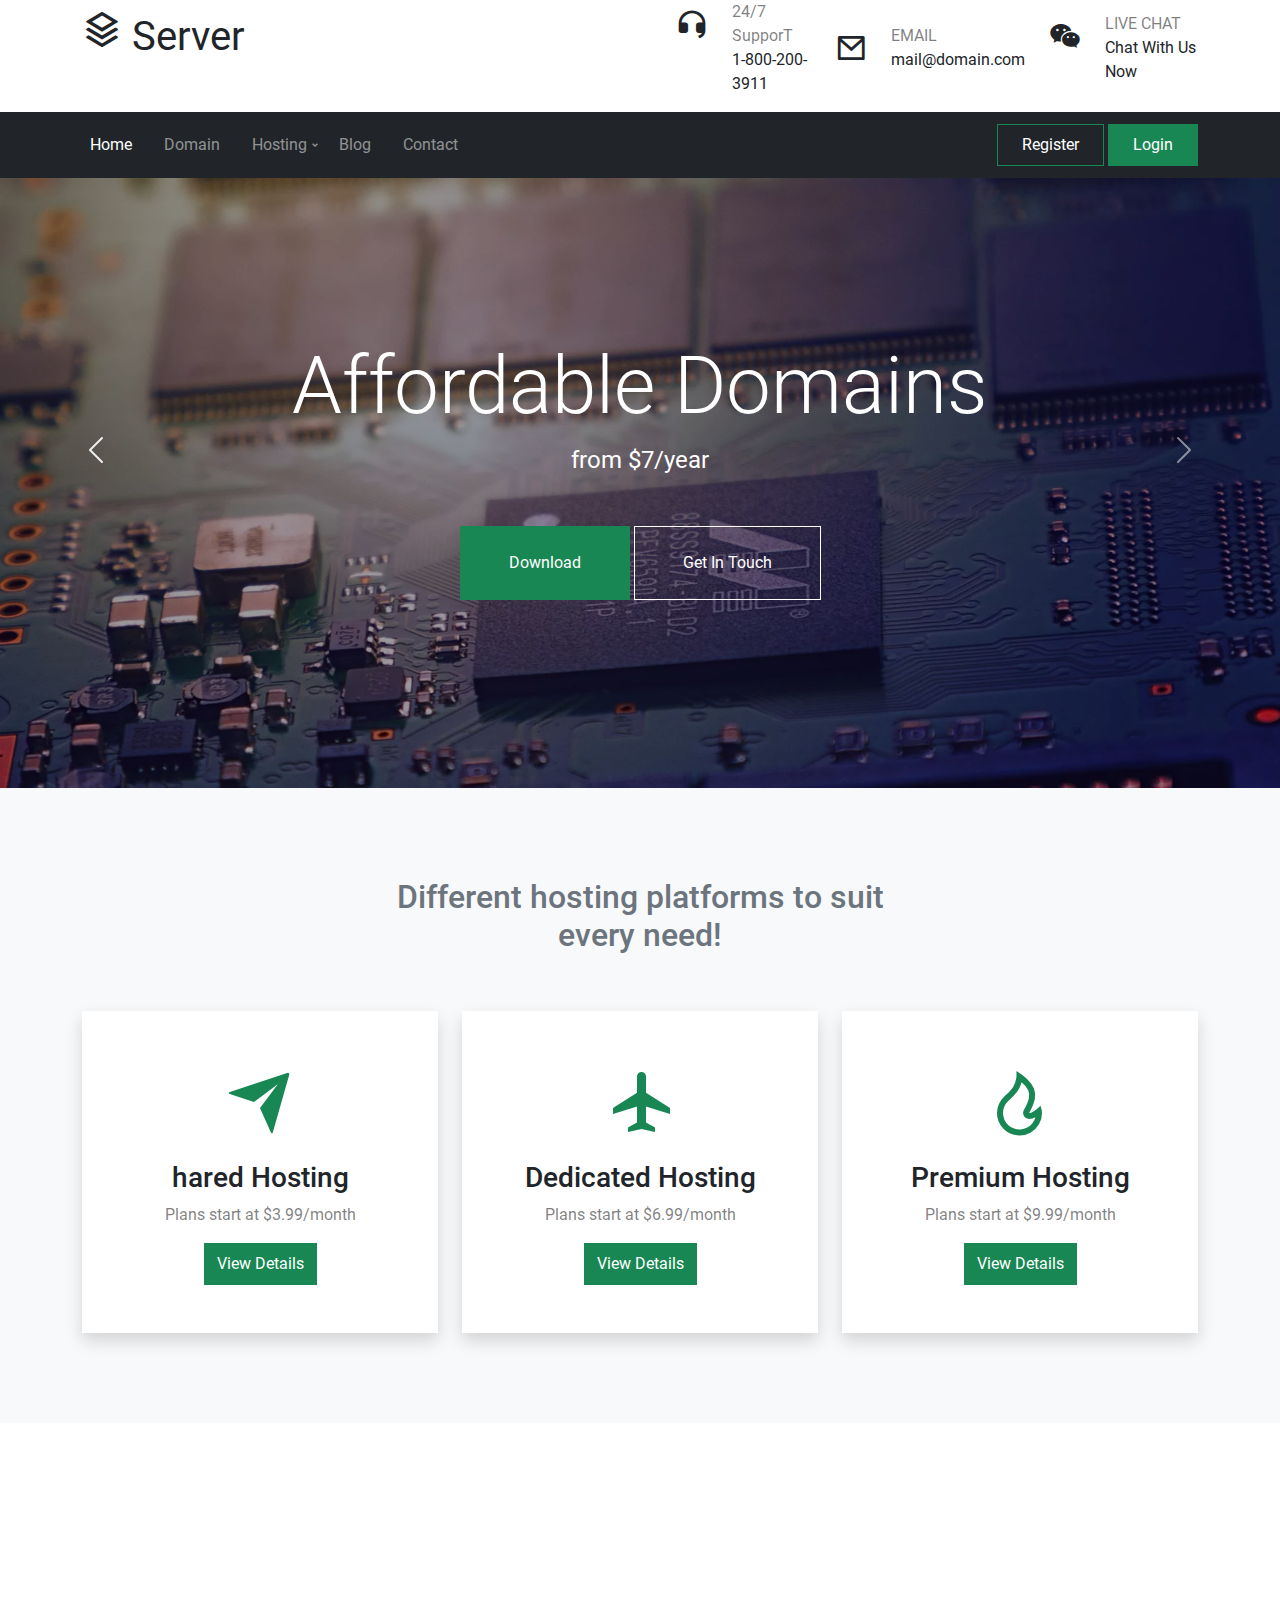
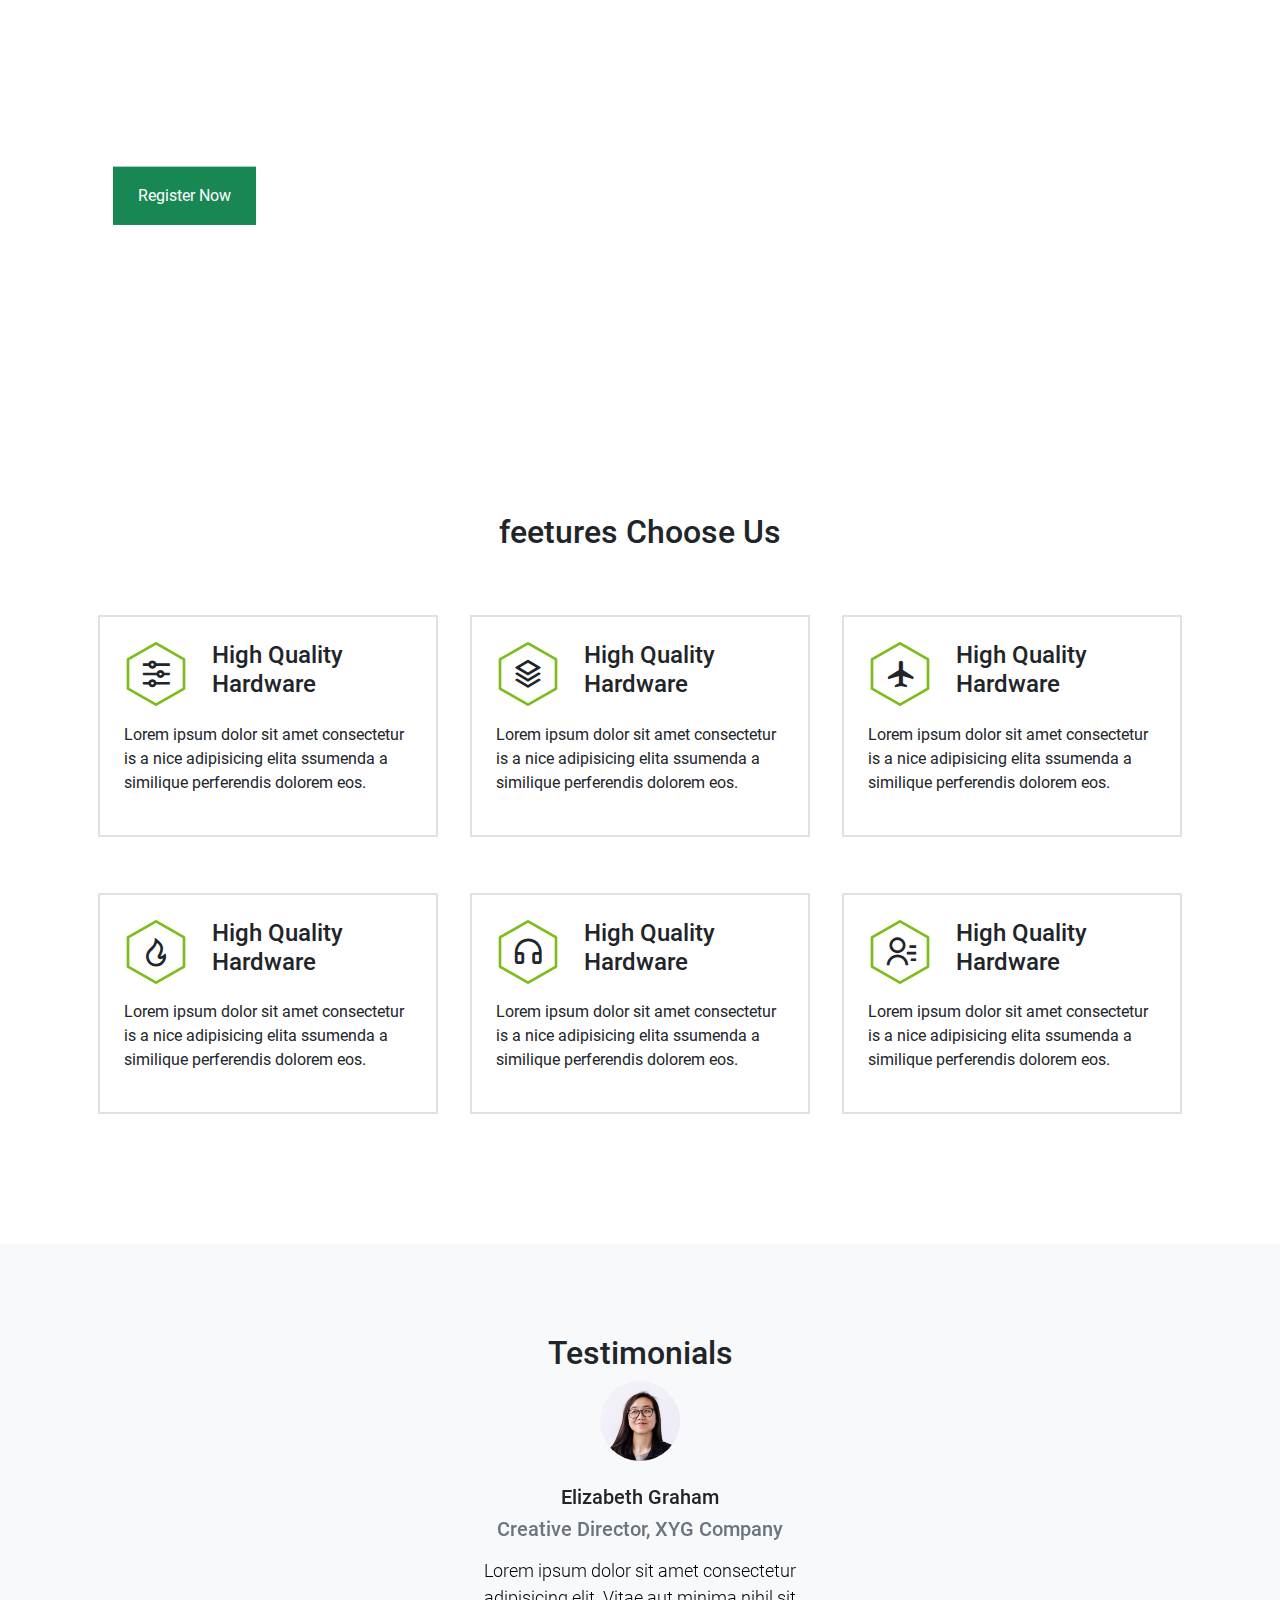
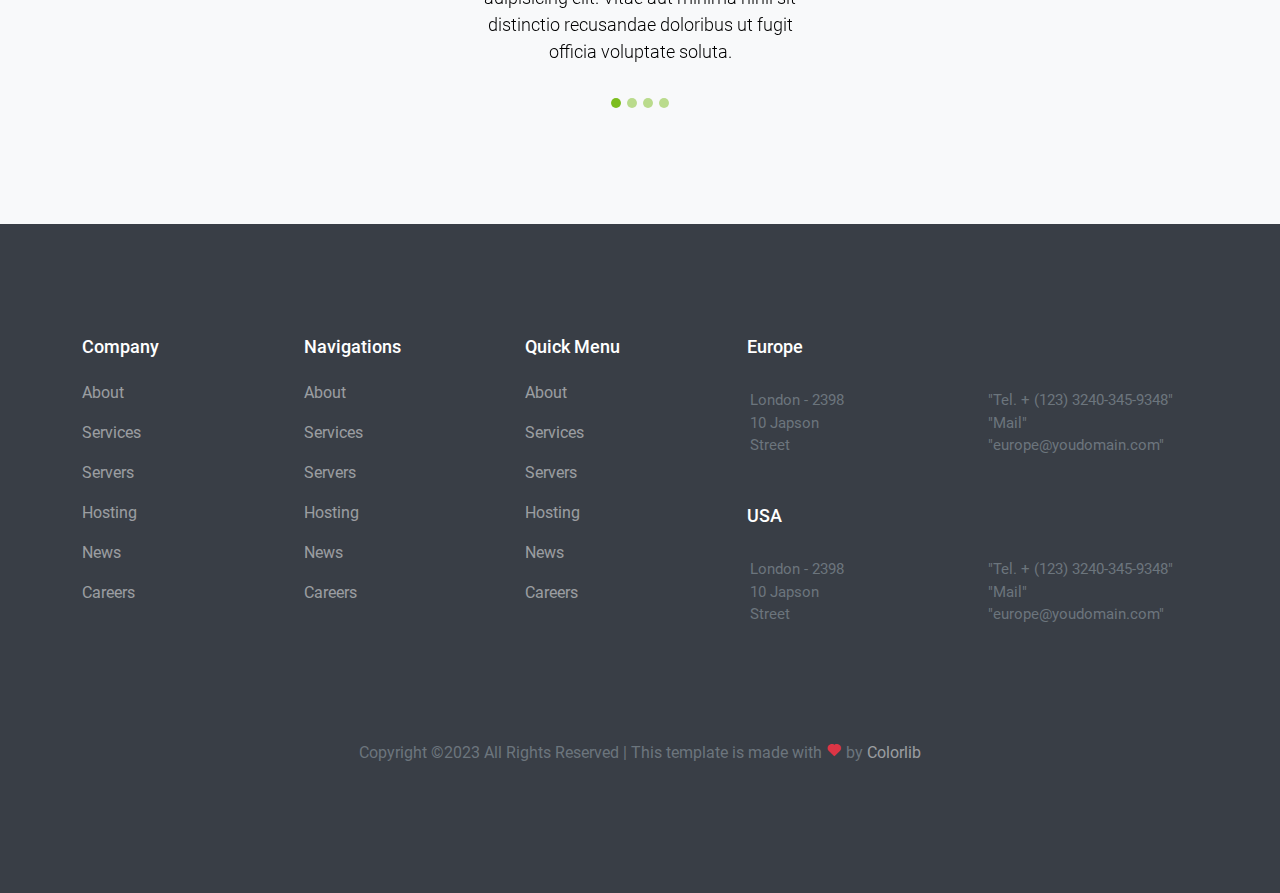
<file: 2522-boostrap/project1-bostrap/index.html>
<!DOCTYPE html>
<html>
<head>
    <meta charset="UTF-8">
    <meta name="viewport" content="width=device-width, initial-scale=1.0">
    <title>live project section</title>
    <link rel="stylesheet" href="remix/remixicon.css" type="text/css"/>
    <link rel="stylesheet" href="css/bootstrap.min.css" type="text/css"/>
    <link rel="stylesheet" href="fonts/stylesheet.css" type="text/css"/>
    <link rel="stylesheet" href="css/style.css" type="text/css"/>
</head>
<body>
    <!-- topbar-start -->
    <div class="topbar">
            <div class="container">
                <div class="row">
                    <div class="col-md-6">
                            <div class="topbar-icon">
                                <a href="javascript:void(0)" class="text-decoration-none text-dark fs-1">
                                    <span><i class="ri-stack-line"></i></span>
                                    <span>Server</span>
                                </a>
                            </div>
                     </div>
                     <div class="col-md-6">
                        <div class=" navbar-nav flex-row justify-content-end">
                            <ul class="list-unstyled d-flex align-items-center">
                                <li>
                                    <a href="javascript:void(0)" class="text-decoration-none text-dark ">
                                        <div class="topbar-item d-flex">
                                            <i class="ri-customer-service-fill fs-2 mx-4"></i>
                                            <div class="d-lg-block collapse navbar-collapse">
                                                <span class="d-block text-black-50">24/7 SupporT</span>
                                                <span>1-800-200-3911</span>
                                            </div>
                                        </div>
                                    </a> 
                                </li>
                                <li>
                                    <a href="javascript:void(0)" class="text-decoration-none text-dark ">
                                        <div class="topbar-item d-flex">
                                            <i class="ri-mail-line fs-2 mx-4"></i>
                                            <div class="d-lg-block collapse navbar-collapse">
                                                <span class="d-block text-black-50">EMAIL</span>
                                                <span>mail@domain.com</span>
                                            </div>
                                        </div>
                                    </a> 
                                </li>
                                <li>
                                    <a href="javascript:void(0)" class="text-decoration-none text-dark ">
                                        <div class="topbar-item d-flex">
                                            <i class="ri-wechat-fill fs-2 mx-4"></i>
                                            <div class="d-lg-block collapse navbar-collapse">
                                                <span class="d-block text-black-50">LIVE CHAT</span>
                                                <span>Chat With Us Now</span>
                                            </div>
                                        </div>
                                    </a> 
                                </li>
                            </ul>
                        </div>
                     </div>
                </div>
            </div>
            
    </div>
    <!-- topbar-end -->

    <!-- header-start -->
    <header class="navbar navbar-expand-lg bg-dark">
        <div class="container py-1">
            <button type="toggle" class="navbar-toggler text-white" data-bs-toggle="collapse" data-bs-target="javascript:void(0)menu">
                <i class="ri-menu-line"></i>
                <i class="ri-arrow-down-s-line"></i>
            </button>
            <div class="order-lg-1">
                <a href="javascript:void(0)" class="btn border-success rounded-0 px-4 py-2 text-white">Register</a>
                <a href="javascript:void(0)" class="btn btn-success rounded-0 px-4 py-2">Login</a>
            </div>
            <nav class="collapse navbar-collapse" id="menu">
                <ul class="list-unstyled navbar-nav">
                    <li><a href="javascript:void(0)" class="nav-link active text-white me-3 ">Home</a></li>
                    <li><a href="javascript:void(0)" class="nav-link text-white-50 me-3">Domain</a></li>
                    <li class="drop-menu"><a href="javascript:void(0)" class="nav-link me-2 text-white-50 me-3">Hosting <i class="ri-arrow-drop-down-line position-absolute"></i></a>
                        <ul class="drop list-unstyled">
                            <li><a href="#" class="nav-link">Shared Hosting</a></li>
                            <li><a href="#" class="nav-link">Dedicated Hosting</a></li>
                            <li><a href="#" class="nav-link">Premium Hosting</a></li>
                            <li><a href="#" class="nav-link">Cloud Hosting</a></li>
                            <li class="sub">
                                <a href="#" class="nav-link">Sub Menu <i class="ri-arrow-drop-down-line position-absolute"></i></a>
                                <ul class="list-unstyled sub-menu">
                                    <li><a href="#" class="nav-link">Menu One</a></li>
                                    <li><a href="#" class="nav-link">Menu Two</a></li>
                                    <li><a href="#" class="nav-link">Menu Three</a></li>
                                </ul>
                            </li>
                        </ul>
                    </li>
                    <li><a href="javascript:void(0)" class="nav-link text-white-50 me-3">Blog</a></li>
                    <li><a href="javascript:void(0)" class="nav-link text-white-50 me-3">Contact</a></li>
                </ul>
            </nav>
           
        </div>
    </header>
    <!-- header-end -->
    <main>
        <!-- banner-start -->
        <section>
            <div class="carousel slide carousel-fade" data-bs-ride="carousel" id="bnner">
                <div class="carousel-inner">
                    <div class="carousel-item active banner">
                        <img src="images/banner2.webp" title="banne2" alt="banner2" style="width: 100%; height: 610px;">
                        <div class="carousel-caption banner-item" style="height: 450px;">
                            <h2 class="display-1">Affordable Domains</h2>
                            <p class="fs-4 mb-5">from $7/year</p>
                            <a href="javascript:void(0)" class="btn btn-success px-5 py-4 rounded-0">Download</a>
                            <a href="javascript:void(0)" class="btn border-white text-white px-5 py-4 rounded-0">Get In Touch</a>
                        </div>
                    </div>  
                    <div class="carousel-item">
                        <img src="images/banner1.webp" title="banne1" alt="banner1" style="width: 100%; height: 610px;">
                        <div class="carousel-caption banner-item" style="height: 450px;">
                            <h2 class="display-1">Affordable Domains</h2>
                            <p class="fs-4 mb-5">from $7/year</p>
                            <a href="javascript:void(0)" class="btn btn-success px-5 py-4 rounded-0">Download</a>
                            <a href="javascript:void(0)" class="btn border-white text-white px-5 py-4 rounded-0">Get In Touch</a>
                        </div>
                    </div>  
                </div>
            </div>
            <button type="button" class="carousel-control-prev" data-bs-target="#bnner" data-bs-slide="prev">
                <span class="carousel-control-prev-icon" aria-hidden="true"></span>
            </button>
            <button type="button" class="carousel-control-next" data-bs-target="#bnner" data-bs-slide="next">
                <span class="carousel-control-next-icon" aria-hidden="true"></span>
            </button>

        </section>
        <!-- banner-end -->

        <!-- service-start -->
        <section class="space bg-light">
            <div class="container">
                <div class="service-title text-center d-flex justify-content-center">
                    <h2 class="text-secondary">Different hosting platforms to suit every need!</h2>
                </div>
                <div class="row">
                    <div class="col-lg-4 col-lg-4 mb-5 mb-lg-0">
                        <div class="service-item text-center bg-white px-5 py-5 shadow mt-5">
                            <i class="ri-send-plane-fill text-success display-2"></i>
                            <h3 class="mt-3">hared Hosting</h3>
                            <p class="text-black-50">Plans start at $3.99/month</p>
                            <a href="javascript:void(0)" class="btn btn-success rounded-0 px3 py-2">View Details</a>
                        </div>
                    </div>
                    <div class="col-lg-4 col-lg-4 mb-5 mb-lg-0">
                        <div class="service-item text-center bg-white px-5 py-5 shadow mt-5">
                            <i class="ri-plane-line text-success display-2"></i>
                            <h3 class="mt-3">Dedicated Hosting</h3>
                            <p class="text-black-50">Plans start at $6.99/month</p>
                            <a href="javascript:void(0)" class="btn btn-success rounded-0 px3 py-2">View Details</a>
                        </div>
                    </div>
                    <div class="col-lg-4 col-lg-4 mb-5 mb-lg-0">
                        <div class="service-item text-center bg-white px-5 py-5 shadow mt-5">
                            <i class="ri-fire-line text-success display-2"></i>
                            <h3 class="mt-3">Premium Hosting</h3>
                            <p class="text-black-50">Plans start at $9.99/month</p>
                            <a href="javascript:void(0)" class="btn btn-success rounded-0 px3 py-2">View Details</a>
                        </div>
                    </div>
                </div>
            </div>
        </section>
        <!-- service-end -->

        <!-- clients-start -->
        <section class="space client">
            <div class="container">
                <div class="col-md-7">
                    <div class="client-item text-white  top-50 end-50  translate-middle-y">
                        <h2 class="display-2">Satisfied Clients</h2>
                        <p class="fs-4 ">We are rated 4.99 / 5.00 (based on 4443 Reviews)</p>
                        <a href="javascript:void(0)" class="btn btn-success rounded-0 px-4 py-3">Register Now</a>
                    </div>
                </div>
            </div>
        </section>
        <!-- clients-end -->

        <!-- feetures-start -->
        <section class="space">
            <div class="container">
                <div class="feetures-title text-center mb-5">
                    <h2>feetures Choose Us</h2>
                </div>
                <div class="d-flex flex-wrap">
                    <div class="col-md-6 col-lg-4 mb-5 mb-lg-4">
                        <div class="feetures-us border border-2 p-4 m-3">
                            <div class="feetures-head d-flex align-items-center">
                                <div class="feetures-icon position-relative">
                                    <img src="images/hexagon-2.png" alt="feetures-us" title="feetures-us" class="position-absolute top-50 start-50 translate-middle feetures-hover">
                                    <img src="images/hexagon.png" alt="feetures-us" title="wh-us">
                                    <i class="ri-equalizer-line fs-2 position-absolute top-50 start-50 translate-middle"></i>
                                </div>
                                <h4 class="ms-4">High Quality<br /> Hardware</h4>
                            </div>
                            <div class="feetures-item mt-3">
                                <p>Lorem ipsum dolor sit amet consectetur is a nice adipisicing elita ssumenda a
                                    similique perferendis dolorem eos.</p>
                            </div>
                        </div>
                    </div>
                    <div class="col-md-6 col-lg-4 mb-5 mb-lg-4">
                        <div class="feetures-us border border-2 p-4 m-3">
                            <div class="feetures-head d-flex align-items-center">
                                <div class="feetures-icon position-relative">
                                    <img src="images/hexagon-2.png" alt="feetures-us" title="feetures-us" class="position-absolute top-50 start-50 translate-middle feetures-hover">
                                    <img src="images/hexagon.png" alt="feetures-us" title="wh-us">
                                    <i class="ri-stack-line fs-2 position-absolute top-50 start-50 translate-middle"></i>
                                </div>
                                <h4 class="ms-4">High Quality<br /> Hardware</h4>
                            </div>
                            <div class="feetures-item mt-3">
                                <p>Lorem ipsum dolor sit amet consectetur is a nice adipisicing elita ssumenda a
                                    similique perferendis dolorem eos.</p>
                            </div>
                        </div>
                    </div>
                    <div class="col-md-6 col-lg-4 mb-5 mb-lg-4">
                        <div class="feetures-us border border-2 p-4 m-3">
                            <div class="feetures-head d-flex align-items-center">
                                <div class="feetures-icon position-relative">
                                    <img src="images/hexagon-2.png" alt="feetures-us" title="feetures-us" class="position-absolute top-50 start-50 translate-middle feetures-hover">
                                    <img src="images/hexagon.png" alt="feetures-us" title="wh-us">
                                    <i class="ri-plane-fill fs-2 position-absolute top-50 start-50 translate-middle"></i>
                                </div>
                                <h4 class="ms-4">High Quality<br /> Hardware</h4>
                            </div>
                            <div class="feetures-item mt-3">
                                <p>Lorem ipsum dolor sit amet consectetur is a nice adipisicing elita ssumenda a
                                    similique perferendis dolorem eos.</p>
                            </div>
                        </div>
                    </div>
                    <div class="col-md-6 col-lg-4 mb-5 mb-lg-4">
                        <div class="feetures-us border border-2 p-4 m-3">
                            <div class="feetures-head d-flex align-items-center">
                                <div class="feetures-icon position-relative">
                                    <img src="images/hexagon-2.png" alt="feetures-us" title="feetures-us" class="position-absolute top-50 start-50 translate-middle feetures-hover">
                                    <img src="images/hexagon.png" alt="feetures-us" title="wh-us">
                                    <i class="ri-fire-line fs-2 position-absolute top-50 start-50 translate-middle"></i>
                                </div>
                                <h4 class="ms-4">High Quality<br /> Hardware</h4>
                            </div>
                            <div class="feetures-item mt-3">
                                <p>Lorem ipsum dolor sit amet consectetur is a nice adipisicing elita ssumenda a
                                    similique perferendis dolorem eos.</p>
                            </div>
                        </div>
                    </div>
                    <div class="col-md-6 col-lg-4 mb-5 mb-lg-4">
                        <div class="feetures-us border border-2 p-4 m-3">
                            <div class="feetures-head d-flex align-items-center">
                                <div class="feetures-icon position-relative">
                                    <img src="images/hexagon-2.png" alt="feetures-us" title="feetures-us" class="position-absolute top-50 start-50 translate-middle feetures-hover">
                                    <img src="images/hexagon.png" alt="feetures-us" title="wh-us">
                                    <i class="ri-headphone-line fs-2 position-absolute top-50 start-50 translate-middle"></i>
                                </div>
                                <h4 class="ms-4">High Quality<br /> Hardware</h4>
                            </div>
                            <div class="feetures-item mt-3">
                                <p>Lorem ipsum dolor sit amet consectetur is a nice adipisicing elita ssumenda a
                                    similique perferendis dolorem eos.</p>
                            </div>
                        </div>
                    </div>
                    <div class="col-md-6 col-lg-4 mb-5 mb-lg-4">
                        <div class="feetures-us border border-2 p-4 m-3">
                            <div class="feetures-head d-flex align-items-center">
                                <div class="feetures-icon position-relative">
                                    <img src="images/hexagon-2.png" alt="feetures-us" title="feetures-us" class="position-absolute top-50 start-50 translate-middle feetures-hover">
                                    <img src="images/hexagon.png" alt="feetures-us" title="wh-us">
                                    <i class="ri-contacts-line fs-2 position-absolute top-50 start-50 translate-middle"></i>
                                </div>
                                <h4 class="ms-4">High Quality<br /> Hardware</h4>
                            </div>
                            <div class="feetures-item mt-3">
                                <p>Lorem ipsum dolor sit amet consectetur is a nice adipisicing elita ssumenda a
                                    similique perferendis dolorem eos.</p>
                            </div>
                        </div>
                    </div>
                </div>
            </div>
        </section>
        <!-- feetures-end -->
        
        <!-- reviews-start -->
        <section class="space bg-light">
            <div class="container">
                <div class="review-titile text-center">
                    <h2>Testimonials</h2>
                </div>
                <div class="carousel slide" data-bs-ride="carousel" id="Review">
                    <div class="carousel-indicators">
                        <button type="button" data-bs-target="javascript:void(0)Review" data-bs-slide-to="0" class="active"></button>
                        <button type="button" data-bs-target="javascript:void(0)Review" data-bs-slide-to="1"></button>
                        <button type="button" data-bs-target="javascript:void(0)Review" data-bs-slide-to="2"></button>
                        <button type="button" data-bs-target="javascript:void(0)Review" data-bs-slide-to="3"></button>
                    </div>
                    <div class="carousel-inner">
                        <div class="carousel-item active text-center">
                            <img src="images/p1.webp" alt="p1" title="p1" width="80px" class="rounded-circle">
                            <h3 class="fs-5 mt-4">Elizabeth Graham</h3>
                            <h5 class="text-secondary">Creative Director, XYG Company</h5>
                            <p class="mt-3 text-black  lh-base Review-contain text-center ">Lorem ipsum dolor sit amet consectetur adipisicing
                                elit. Vitae aut minima nihil sit distinctio recusandae doloribus ut fugit officia
                                voluptate soluta. </p>
                        </div>
                        <div class="carousel-item text-center">
                            <img src="images/p2.webp" alt="p2" title="p2" width="80px" class="rounded-circle">
                            <h3 class="fs-5 mt-4">Elizabeth Graham</h3>
                            <h5 class="text-secondary">Creative Director, XYG Company</h5>
                            <p class="mt-3 text-black  lh-base Review-contain text-center">Lorem ipsum dolor sit amet consectetur adipisicing
                                elit. Vitae aut minima nihil sit distinctio recusandae doloribus ut fugit officia
                                voluptate soluta. </p>
                        </div>
                        <div class="carousel-item text-center">
                            <img src="images/p1.webp" alt="p1" title="p1" width="80px" class="rounded-circle">
                            <h3 class="fs-5 mt-4">Elizabeth Graham</h3>
                            <h5 class="text-secondary">Creative Director, XYG Company</h5>
                            <p class="mt-3 text-black  lh-base Review-contain text-center">Lorem ipsum dolor sit amet consectetur adipisicing
                                elit. Vitae aut minima nihil sit distinctio recusandae doloribus ut fugit officia
                                voluptate soluta. </p>
                        </div>
                        <div class="carousel-item text-center">
                            <img src="images/p2.webp" alt="p2" title="p2" width="80px" class="rounded-circle">
                            <h3 class="fs-5 mt-4">Elizabeth Graham</h3>
                            <h5 class="text-secondary">Creative Director, XYG Company</h5>
                            <p class="mt-3 text-black  lh-base Review-contain text-center">Lorem ipsum dolor sit amet consectetur adipisicing
                                elit. Vitae aut minima nihil sit distinctio recusandae doloribus ut fugit officia
                                voluptate soluta. </p>
                        </div>
                    </div>
                </div>
            </div>
        </section>
        <!-- reviews-end -->
    </main>

    <!-- footer-start -->
    <footer class="footer ">
        <div class="container">
            <div class="row">
                <div class="col-lg-7">
                    <div class="row">
                        <div class="col-6 col-md-4 col-lg-4 mb-5 mb-lg-0">
                            <div class="footer-1-heading text-white">
                                <h3>Company</h3>
                            </div>
                                <div class="footer-1-item">
                                    <ul class="list-unstyled mt-4">
                                        <li class="mb-3 "><a href="javascript:void(0)" class="text-decoration-none text-white-50 ">About</a></li>
                                        <li class="mb-3 "><a href="javascript:void(0)" class="text-decoration-none text-white-50 ">Services</a></li>
                                        <li class="mb-3 "><a href="javascript:void(0)" class="text-decoration-none text-white-50 ">Servers</a></li>
                                        <li class="mb-3 "><a href="javascript:void(0)" class="text-decoration-none text-white-50 ">Hosting</a></li>
                                        <li class="mb-3 "><a href="javascript:void(0)" class="text-decoration-none text-white-50 ">News</a></li>
                                        <li class="mb-3 "><a href="javascript:void(0)" class="text-decoration-none text-white-50 ">Careers</a></li>
                                    </ul>
                                </div>
                        </div>
                        <div class="col-6 col-md-4 col-lg-4 mb-5 mb-lg-0">
                            <div class="footer-1-heading text-white">
                                <h3>Navigations</h3>
                            </div>
                                <div class="footer-1-item">
                                    <ul class="list-unstyled mt-4">
                                        <li class="mb-3"><a href="javascript:void(0)" class="text-decoration-none text-white-50 ">About</a></li>
                                        <li class="mb-3"><a href="javascript:void(0)" class="text-decoration-none text-white-50 ">Services</a></li>
                                        <li class="mb-3"><a href="javascript:void(0)" class="text-decoration-none text-white-50 ">Servers</a></li>
                                        <li class="mb-3"><a href="javascript:void(0)" class="text-decoration-none text-white-50 ">Hosting</a></li>
                                        <li class="mb-3"><a href="javascript:void(0)" class="text-decoration-none text-white-50 ">News</a></li>
                                        <li class="mb-3"><a href="javascript:void(0)" class="text-decoration-none text-white-50 ">Careers</a></li>
                                    </ul>
                                </div>
                        </div>
                        <div class="col-6 col-md-4 col-lg-4 mb-5 mb-lg-0">
                            <div class="footer-1-heading text-white">
                                <h3>Quick Menu</h3>
                            </div>
                                <div class="footer-1-item">
                                    <ul class="list-unstyled mt-4">
                                        <li class="mb-3"><a href="javascript:void(0)" class="text-decoration-none text-white-50 ">About</a></li>
                                        <li class="mb-3"><a href="javascript:void(0)" class="text-decoration-none text-white-50 ">Services</a></li>
                                        <li class="mb-3"><a href="javascript:void(0)" class="text-decoration-none text-white-50 ">Servers</a></li>
                                        <li class="mb-3"><a href="javascript:void(0)" class="text-decoration-none text-white-50 ">Hosting</a></li>
                                        <li class="mb-3"><a href="javascript:void(0)" class="text-decoration-none text-white-50 ">News</a></li>
                                        <li class="mb-3"><a href="javascript:void(0)" class="text-decoration-none text-white-50 ">Careers</a></li>
                                    </ul>
                                </div>
                        </div>
                    </div>
                </div>
                <div class="col-lg-5">
                    <div class="row">
                        <div class="col-md-12">
                            <div class="footer-2-heading text-white">
                                <h3>Europe</h3>
                            </div>
                        </div>
                        <div class="col-md-6">
                            <div class="footer-2-item mb-5 mt-4">
                                <p class="text-secondary  w-50 h-25">London - 2398  10 Japson Street</p>
                            </div>
                        </div>
                        <div class="col-md-6">
                            <div class="footer-2-item mb-5 mt-4">
                                <p class="text-secondary">"Tel. + (123) 3240-345-9348"
                                 "Mail"
                                 <br/>
                                 "europe@youdomain.com"
                                </p>
                            </div>
                        </div>
                    </div>
                    <div class="row">
                        <div class="col-md-12">
                            <div class="footer-3-heading text-white ">
                                <h3>USA</h3>
                            </div>
                        </div>
                        <div class="col-md-6">
                            <div class="footer-3-item mt-4">
                                <p class="text-secondary w-50 h-25">London - 2398  10 Japson Street</p>
                            </div>
                        </div>
                        <div class="col-md-6">
                            <div class="footer-3-item mt-4">
                                <p class="text-secondary">"Tel. + (123) 3240-345-9348"
                                 "Mail"
                                 "europe@youdomain.com"
                                </p>
                            </div>
                        </div>
                    </div>
                </div>
            </div>
            <div class="footer-4-item text-center mt-5 pt-5">
                <p class="text-secondary">Copyright &copy;2023 All Rights Reserved | This template is made with <i
                    class="ri-heart-fill text-danger"></i> by <a href="javascript:void(0)"
                    class="text-decoration-none text-white-50 footer-a d-inline">Colorlib</a></p>
            </div>
        </div>
    </footer>
    <!-- footer-end -->
    <script src="js/bootstrap.bundle.min.js" type="text/javascript"></script>
</body>
</html>
</file>
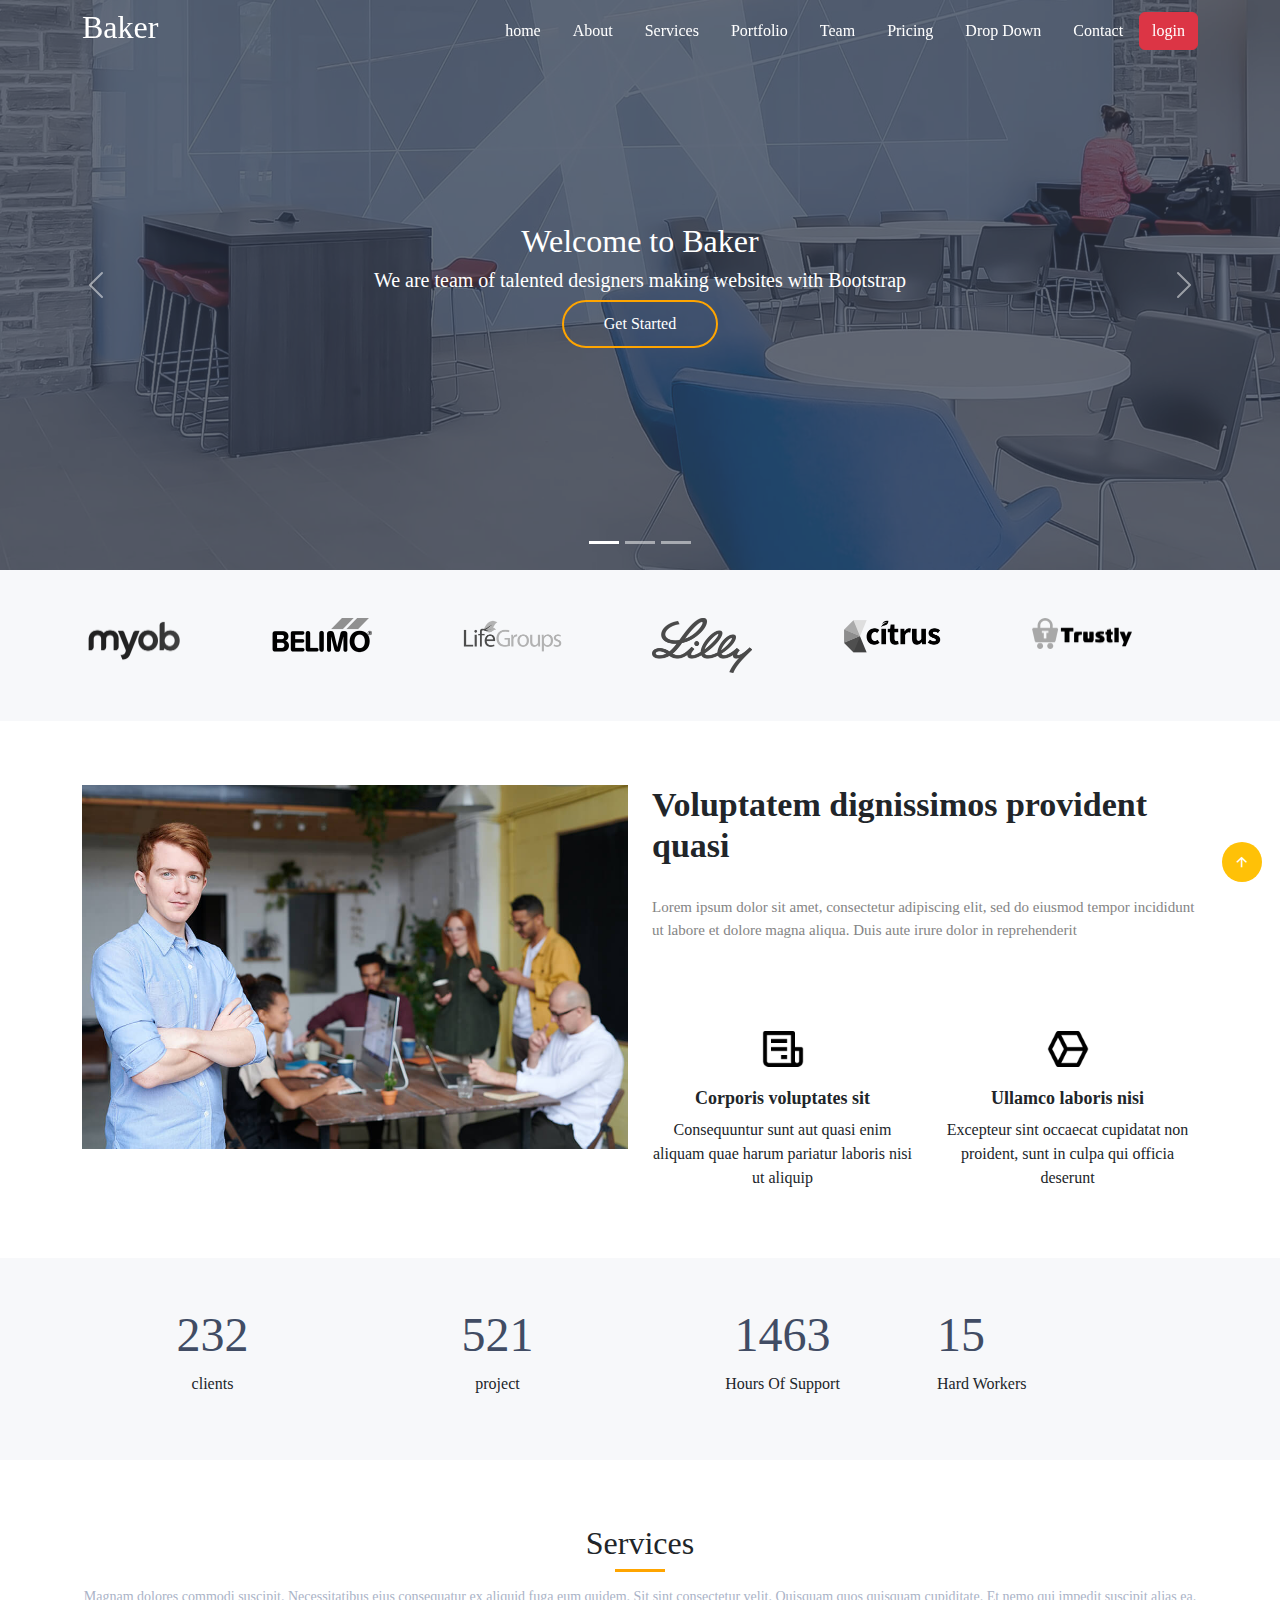
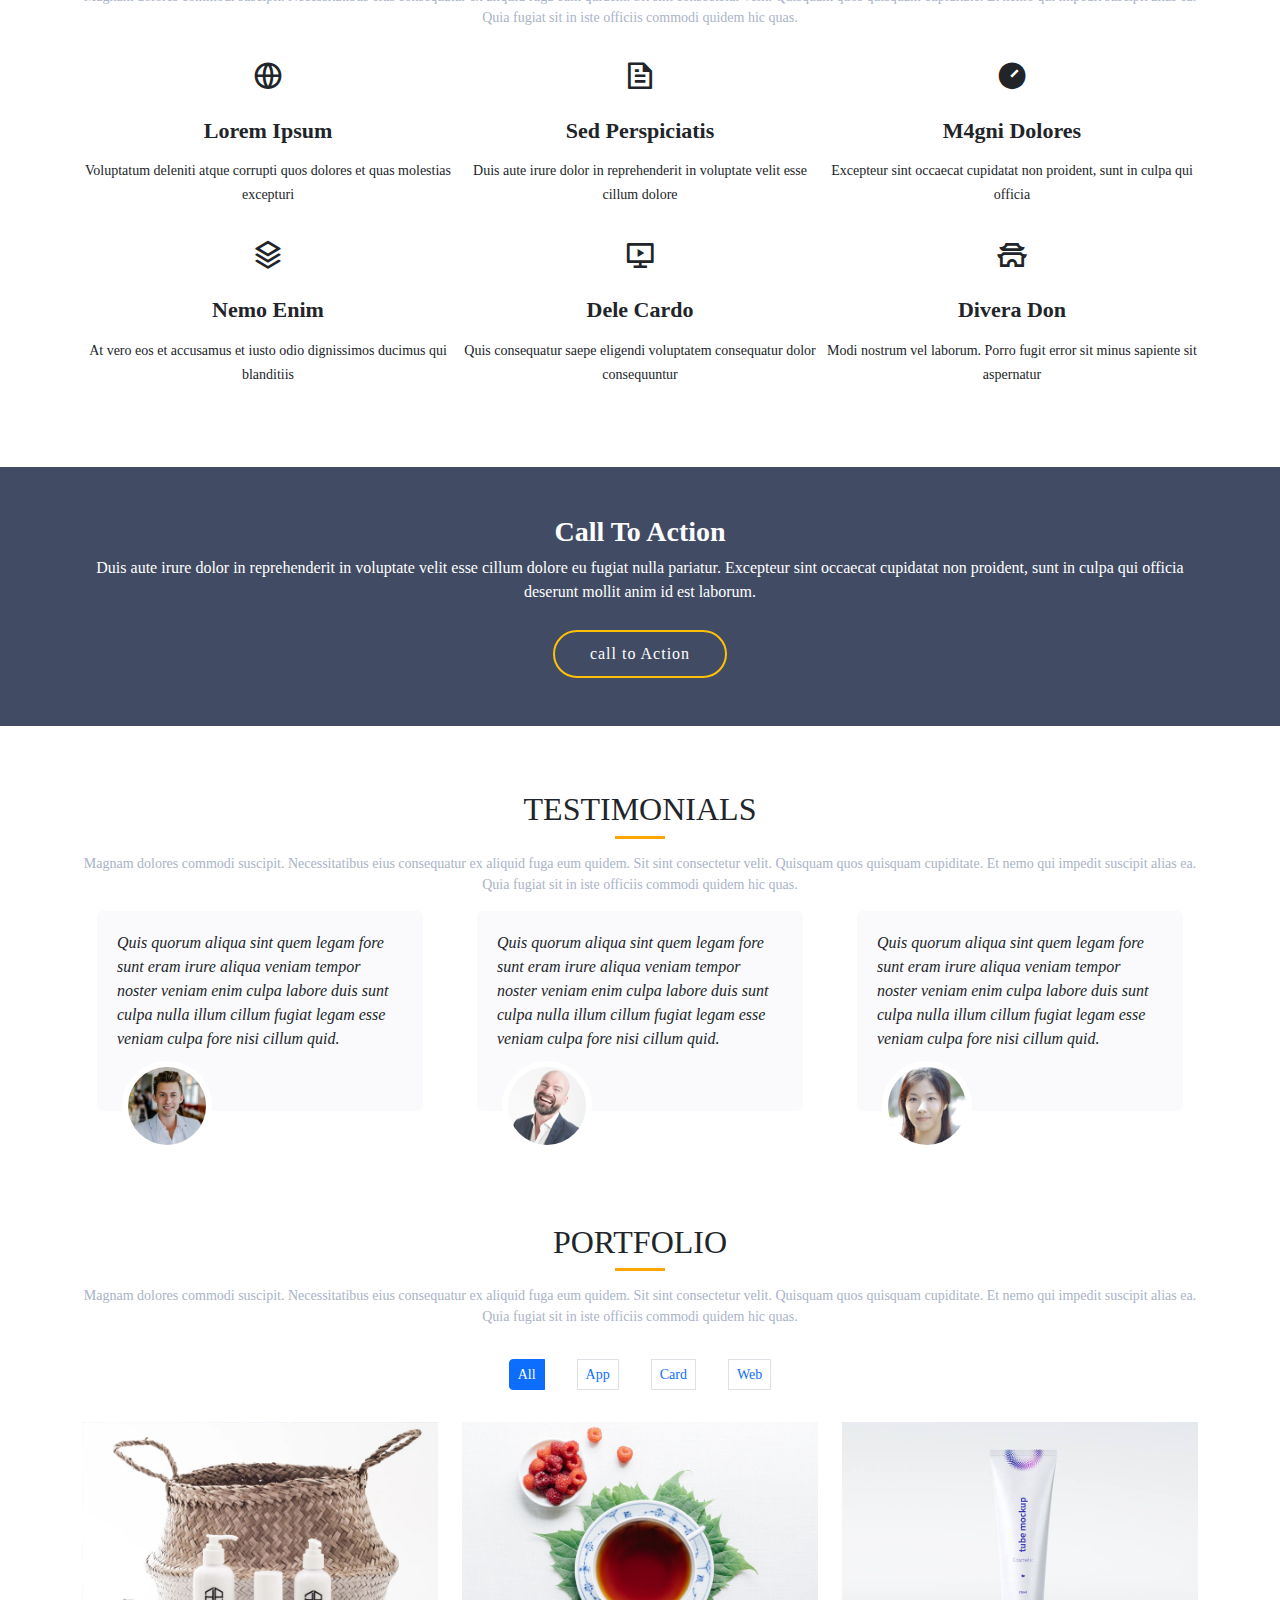
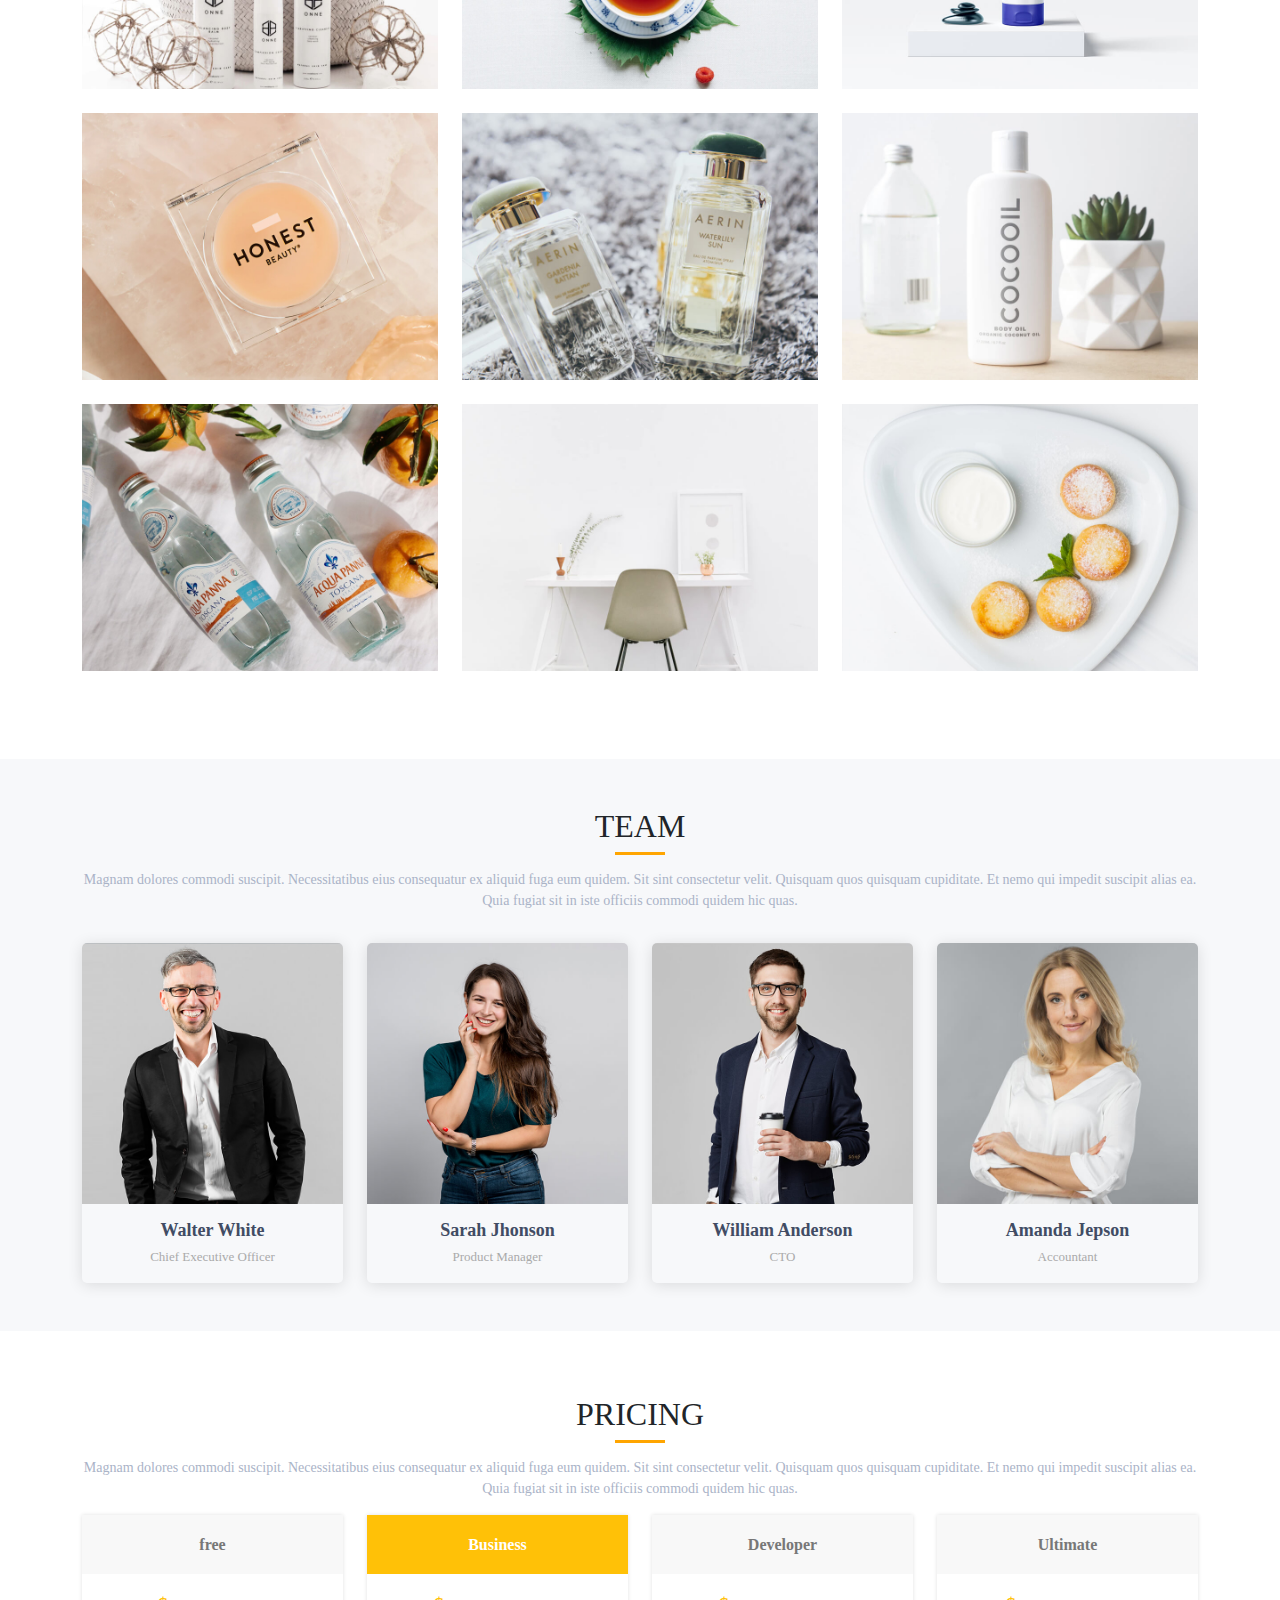
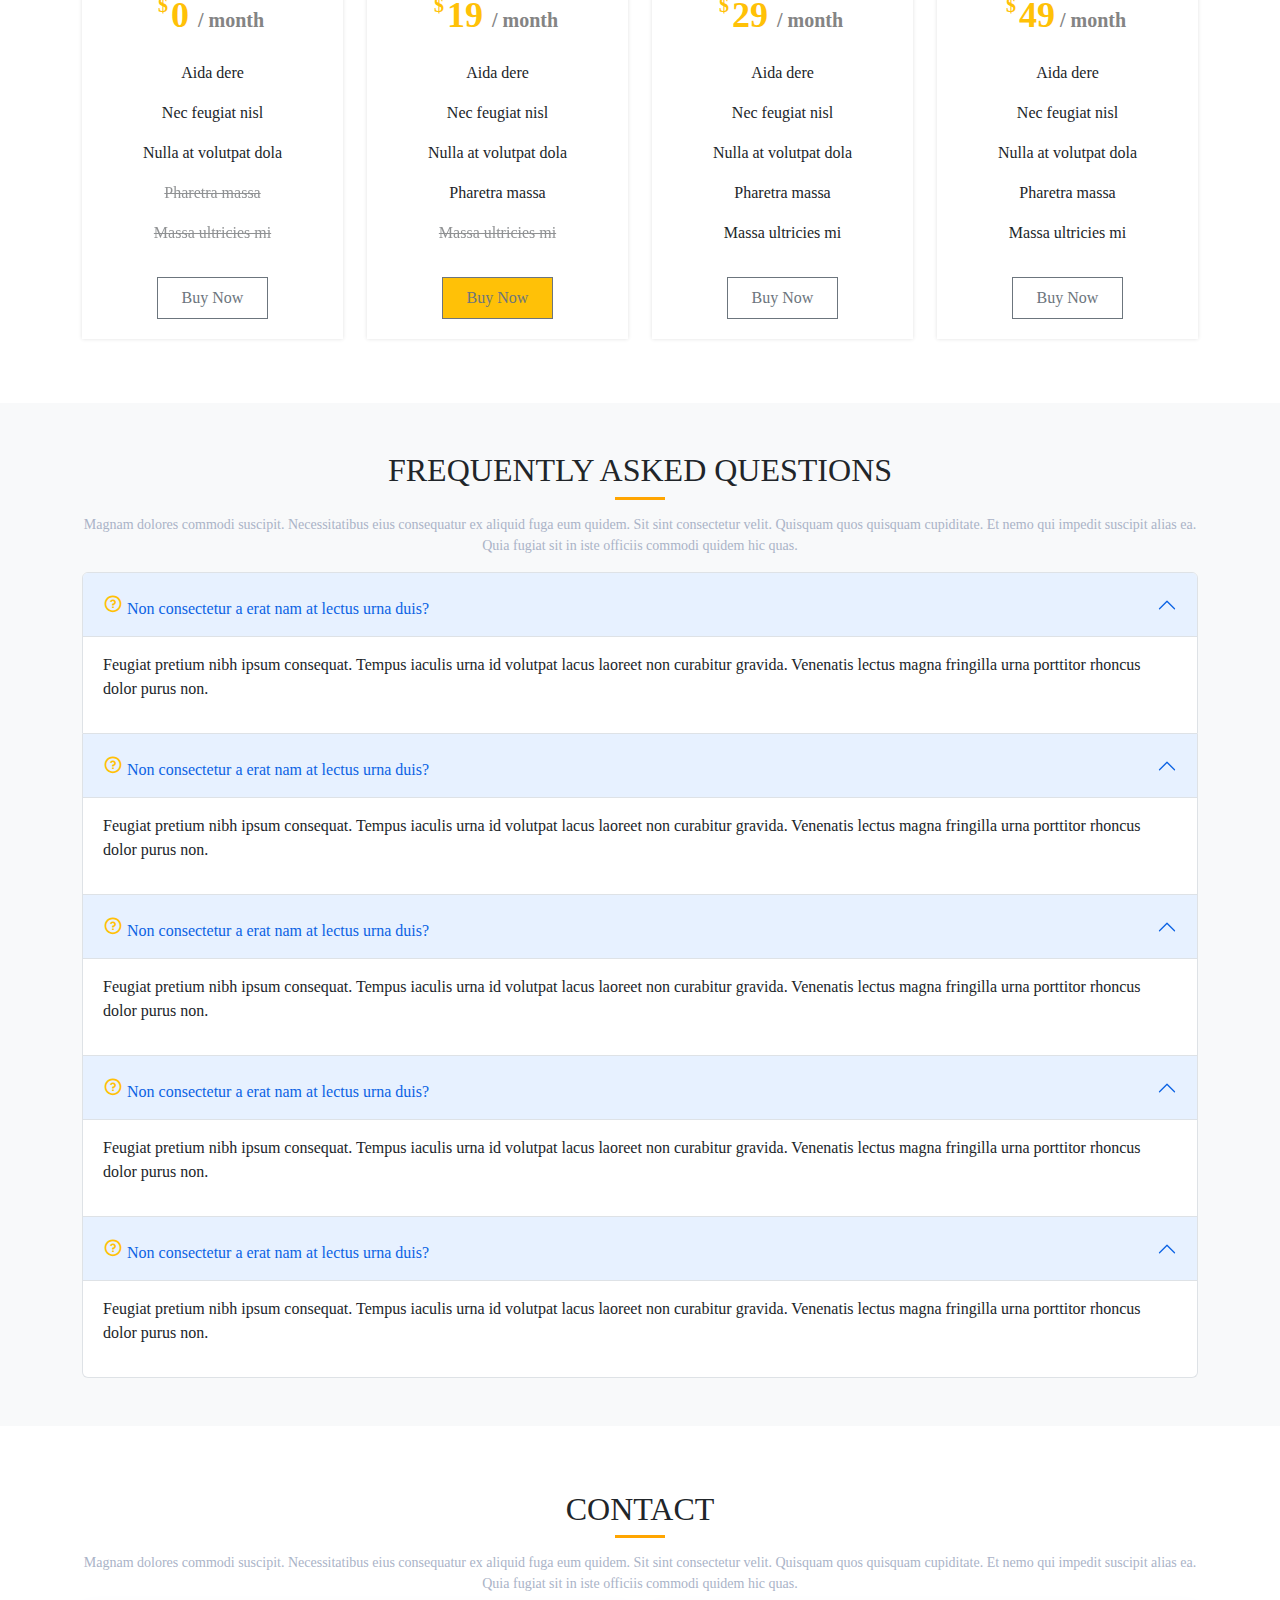
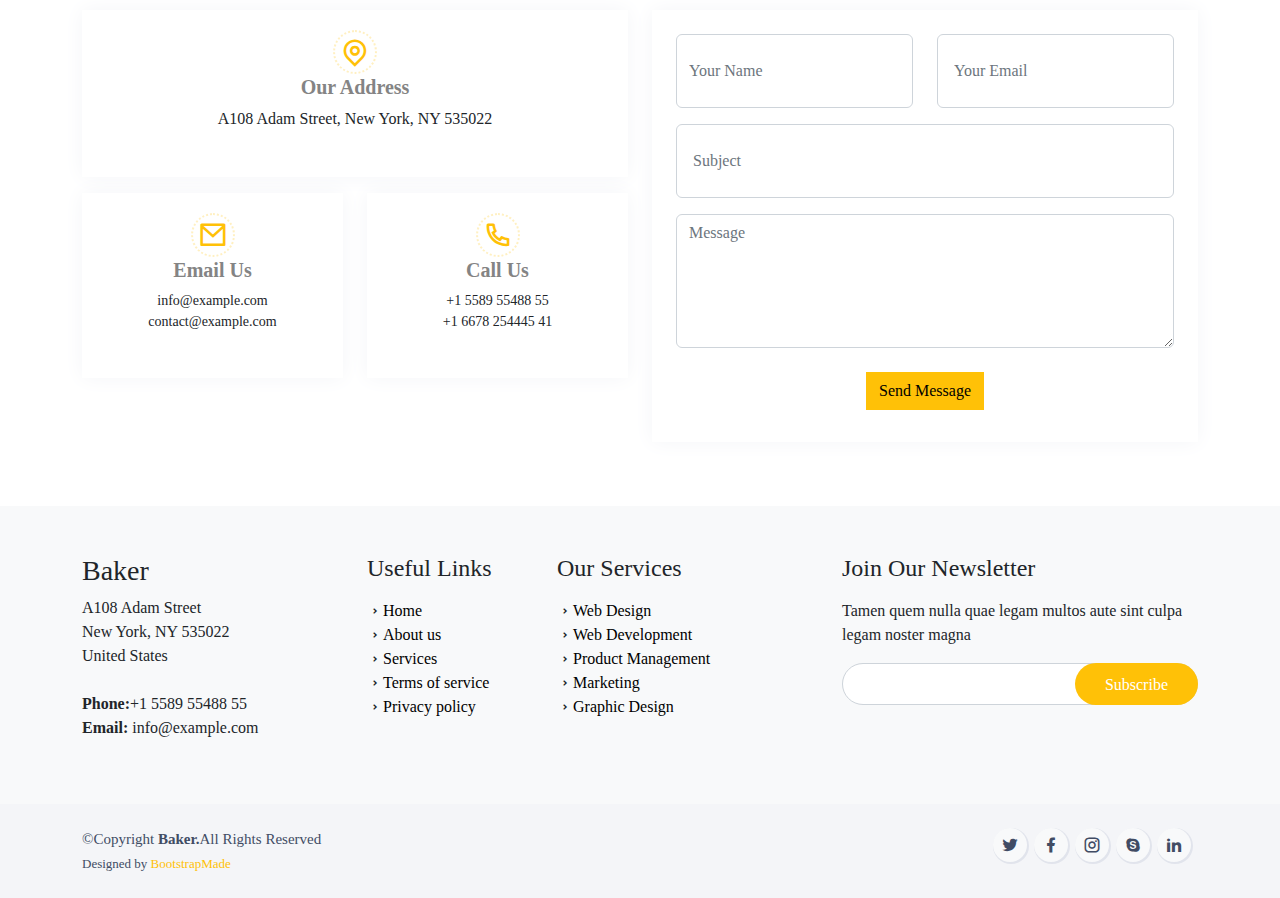
<file: 2522-boostrap/project2-bostrap/index.html>
<!DOCTYPE html>
<html>
<head>
    <meta charset="UTF-8">
    <meta name="viewport" content="width=device-width, initial-scale=1.0">
    <title>project</title>
    <link rel="stylesheet" href="css/bootstrap.min.css" type="text/css"/>
    <link rel="stylesheet" href="fonts/stylesheet.css" type="text/css">
    <link rel="stylesheet" href="remix/remixicon.css" type="text/css"/>
    <link rel="stylesheet" href="css/style.css" type="text/css"/>
</head>
<body>
    <!-- header-start -->
    <header class="navbar navbar-expand-lg py-2 header ">
        <div class="container">
            <div>
                <h2 class="text-white nav-brand">Baker</h2>
            </div>
            <button type="toggle" class="navbar-toggler text-white" data-bs-toggle="collapse" data-bs-target="#menu">
                <i class="ri-menu-line"></i>
                <i class="ri-arrow-down-s-line"></i>
            </button>
            <nav class="collapse navbar-collapse" id="menu">
                <ul class="navbar-nav ms-auto">
                    <li><a href="javascript:void(0)" class="nav-link text-white mx-2">home</a></li>
                    <li><a href="javascript:void(0)" class="nav-link text-white mx-2">About</a></li>
                    <li><a href="javascript:void(0)" class="nav-link text-white mx-2">Services</a></li>
                    <li><a href="javascript:void(0)" class="nav-link text-white mx-2">Portfolio</a></li>
                    <li><a href="javascript:void(0)" class="nav-link text-white mx-2">Team</a></li>
                    <li><a href="javascript:void(0)" class="nav-link text-white mx-2">Pricing</a></li>
                    <li class="drop">
                        <a href="javascript:void(0)" class="nav-link text-white mx-2">Drop Down</a>
                        <div class="down">
                            <ul>
                                <li><a href="javascript:void(0)">Drop Down 1</a></li>
                                <li><a href="javascript:void(0)">deep Drop Down</a></li>
                                <li><a href="javascript:void(0)">Drop Down 2</a></li>
                                <li><a href="javascript:void(0)">Drop Down 3</a></li>
                                <li><a href="javascript:void(0)">Drop Down 4</a></li>
                            </ul>
                        </div>
                    </li>
                    <li><a href="javascript:void(0)" class="nav-link text-white mx-2">Contact</a></li>
                </ul>
            </nav>
            <button type="button" class="btn btn-danger" data-bs-toggle="modal" data-bs-target="#modal">login</button>
        
        </div>
    </header>
    <!-- header-end -->
    <main>
    <!-- banner-start -->
    <section class="banner d-flex flex-column justify-content-center align-items-center">
        <div class="carousel carousel-fade" data-bs-ride="carousel slide" id="slider" data-bs-ride="true">
            <div class="carousel-indicators">
                <button type="button" data-bs-target="#slider" data-bs-slide-to="0" class="active" aria-current="true"
                    aria-label="Slide 1"></button>
                <button type="button" data-bs-target="#slider" data-bs-slide-to="1" aria-label="Slide 2"></button>
                <button type="button" data-bs-target="#slider" data-bs-slide-to="2" aria-label="Slide 3"></button>
            </div>
            <div class="carousel-inner">
                <div class="carousel-item active d-flex justify-content-center align-items-center banner">
                    <img src="images/back.jpg" alt="banner" title="banner" width="100%" height="570px">
                    <div class="banner-item text-center position-absolute">
                        <h2 class="text-white">Welcome to Baker</h2>
                        <h5 class="text-white">We are team of talented designers making websites with Bootstrap</h5>
                        <a href="#" class="nav-link">Get Started</a>
                    </div>
                </div>
                <div class="carousel-item d-flex justify-content-center align-items-center banner">
                    <img src="images/back2.jpg" alt="banner" title="banner" width="100%" height="570px">
                    <div class="banner-item text-center position-absolute">
                        <h2 class="text-white">Welcome to Baker</h2>
                        <h5 class="text-white">We are team of talented designers making websites with Bootstrap</h5>
                        <a href="#" class="nav-link">Get Started</a>
                    </div>
                </div>
                <div class="carousel-item d-flex justify-content-center align-items-center banner">
                    <img src="images/back3.jpg" alt="banner" title="banner" width="100%" height="570px">
                    <div class="banner-item text-center position-absolute">
                        <h2 class="text-white">Welcome to Baker</h2>
                        <h5 class="text-white">We are team of talented designers making websites with Bootstrap</h5>
                        <a href="#" class="nav-link btn ">Get Started</a>
                    </div>
                </div>
            </div>
        </div>
        <button type="button" class="carousel-control-prev" data-bs-target="#slider" data-bs-slide="prev">
            <span class="carousel-control-prev-icon" aria-hidden="true"></span>
            <span class="visually-hidden">Previous</span>
        </button>
        <button type="button" class="carousel-control-next" data-bs-target="#slider" data-bs-slide="next">
            <span class="carousel-control-next-icon" aria-hidden="true"></span>
            <span class="visually-hidden">Next</span>
        </button>
        <form>
            <div class="modal fade" id="modal"data-bs-backdrop="static">
                <div class="modal-dialog">
                    <div class="modal-content">
                        <div class="modal-header">
                            <h2 class="text-danger" style="font-weight: 900;">Form</h2>
                            <button type="button" class="btn-close" data-bs-dismiss="modal" data-bs-back-drop=""></button>
                        </div>
                        <div class="modal-body">
                            <label class="form-label">Name:</label>
                           <input type="text" class="form-control" placeholder="Enter Your Name">

                           <label class="form-label mt-2">PassWord:</label>
                           <input type="Password" class="form-control" placeholder="Enter Your Password">
                           <div class="form-text">
                            Must be 8-20 characters long.
                           </div>
                            <label class="form-label mt-2">Email:</label>
                            <div class="input-group mt-1">
                            <input type="text" class="form-control" placeholder="Enter Your Email">
                            <span class="input-group-text">@example.com</span>
                           </div>
                        </div>
                        <div class="modal-footer">
                            <button type="button" class="btn btn-primary" data-bs-dismiss="modal" data-bs-back-drop="">close</button>
                            <button type="button" class="btn btn-info">next-page</button>
                        </div>
                    </div>
                </div>
            </div>
        </form>
</section>
    <!-- banner-end -->
    <!-- client-start -->
    <section class="p-5  client">
        <div class="container">
            <div class="row">
                <div class="col-2">
                    <div class="client-contain">
                        <div class="client-logo">
                            <img src="images/client-1.png" class="img-fluid" title="client-1" alt="client-1">
                        </div>
                    </div>
                </div>
                <div class="col-2">
                    <div class="client-contain">
                        <div class="client-logo">
                            <img src="images/client-2.png" class="img-fluid" title="client-2" alt="client-2">
                        </div>
                    </div>
                </div>
                <div class="col-2">
                    <div class="client-contain">
                        <div class="client-logo">
                            <img src="images/client-3.png" class="img-fluid" title="client-3" alt="client-3">
                        </div>
                    </div>
                </div>
                <div class="col-2">
                    <div class="client-contain">
                        <div class="client-logo">
                            <img src="images/client-4.png" class="img-fluid" title="client-4" alt="client-4">
                        </div>
                    </div>
                </div>
                <div class="col-2">
                    <div class="client-contain">
                        <div class="client-logo">
                            <img src="images/client-5.png" class="img-fluid" title="client-5" alt="client-5">
                        </div>
                    </div>
                </div>
                <div class="col-2">
                    <div class="client-contain">
                        <div class="client-logo">
                            <img src="images/client-6.png" class="img-fluid" title="client-6" alt="client-6">
                        </div>
                    </div>
                </div>
            </div>
        </div>
    </section>
    <!-- client-end -->
    <!-- about-start -->
    <section class="p-5 my-3">
        <div class="container">
            <div class="row">
                <div class="col-lg-6">
                    <div class="about-img">
                        <img src="images/about1.jpg" title="about1" alt="about1" class="img-fluid"/>
                    </div>
                </div>
                <div class="col-lg-6">
                    <div class="about-item pt-4 pt-lg-0">
                        <h2>Voluptatem dignissimos provident quasi</h2>
                        <p>Lorem ipsum dolor sit amet, consectetur adipiscing elit, sed do eiusmod tempor incididunt ut labore et dolore magna aliqua. Duis aute irure  
                             dolor in reprehenderit</p>
                    </div>
                    <div class="row">
                        <div class="col-md-6">
                            <div class="about-contain text-center mt-5">
                                <div class="about-icon d-flex justify-content-center">
                                    <img src="images/a1.png" title="a1" alt="a1">
                                </div>
                                <h4>Corporis voluptates sit</h2>
                                <p class="mb-1">Consequuntur sunt aut quasi enim aliquam quae harum pariatur laboris nisi ut aliquip</p>
                            </div>
                        </div>
                        <div class="col-md-6">
                            <div class="about-contain text-center mt-5">
                                <div class="about-icon d-flex justify-content-center">
                                    <img src="images/a2.png" title="a2" alt="a2">
                                </div>
                                <h4>Ullamco laboris nisi</h2>
                                <p class="mb-1">Excepteur sint occaecat cupidatat non proident, sunt in culpa qui officia deserunt</p>
                            </div>
                        </div>
                    </div>
                </div>
             
            </div>
        </div>
    </section>
    <!-- about-end -->
    <!-- count-start -->
    <section class="count p-5 my-3">
        <div class="container">
            <div class="row">
                <div class="col-lg-3  text-center">
                    <div class="count-item">
                        <h2>232</h2>
                        <p>clients</p>
                    </div>
                </div>
                <div class="col-lg-3  text-center">
                    <div class="count-item">
                        <h2>521</h2>
                        <p>project</p>
                    </div>
                </div>
                <div class="col-lg-3  text-center">
                    <div class="count-item">
                        <h2>1463</h2>
                        <p>Hours Of Support</p>
                    </div>
                </div>
                <div class="col-lg-3 ctext-center">
                    <div class="count-item">
                        <h2>15</h2>
                        <p>Hard Workers</p>
                    </div>
                </div>
            </div>
         </div>
    </section>
    <!-- count-end -->
    <!-- Services-start -->
    <section class="p-5 my-3">
        <div class="container">
            <div class="service-title text-center justify-content-center align-items-center">
                <h2 class="mb-3">Services</h2>
                <p class="mt-4">Magnam dolores commodi suscipit. Necessitatibus eius consequatur ex aliquid fuga eum quidem. Sit sint consectetur velit. Quisquam quos  
                     quisquam cupiditate. Et nemo qui impedit suscipit alias ea. Quia fugiat sit in iste officiis commodi quidem hic quas.</p>
            </div>
            <div class="d-flex flex-wrap text-center">
                <div class="col-4">
                    <div class="service-item">
                        <div class="service-icon1 mx-auto">
                            <i class="ri-global-line"></i>
                        </div>
                        <div class="service-contain">
                            <h4>Lorem Ipsum</h4>
                            <p>Voluptatum deleniti atque corrupti quos dolores et quas molestias excepturi</p>
                        </div>
                    </div>
                </div>
                <div class="col-4">
                    <div class="service-item">
                        <div class="service-icon2 mx-auto">
                            <i class="bi bi-file-earmark-text">
                                <i class="ri-file-text-line"></i>
                            </i>
                        </div>
                        <div class="service-contain">
                            <h4>Sed Perspiciatis</h4>
                            <p>Duis aute irure dolor in reprehenderit in voluptate velit esse cillum dolore</p>
                        </div>
                    </div>
                </div>
                <div class="col-4">
                    <div class="service-item">
                        <div class="service-icon3 mx-auto">
                            <i class="ri-timer-2-fill"></i>
                        </div>
                        <div class="service-contain">
                            <h4>M4gni Dolores</h4>
                            <p>Excepteur sint occaecat cupidatat non proident, sunt in culpa qui officia</p>
                        </div>
                    </div>
                </div>
                <div class="col-4">
                    <div class="service-item">
                        <div class="service-icon4 mx-auto">
                            <i class="ri-stack-line"></i>
                        </div>
                        <div class="service-contain">
                            <h4>Nemo Enim</h4>
                            <p>At vero eos et accusamus et iusto odio dignissimos ducimus qui blanditiis</p>
                        </div>
                    </div>
                </div>
                <div class="col-4">
                    <div class="service-item">
                        <div class="service-icon5 mx-auto">
                            <i class="ri-slideshow-3-line"></i>
                        </div>
                        <div class="service-contain">
                            <h4>Dele Cardo</h4>
                            <p>Quis consequatur saepe eligendi voluptatem consequatur dolor consequuntur</p>
                        </div>
                    </div>
                </div>
                <div class="col-4">
                    <div class="service-item">
                        <div class="service-icon6 mx-auto">
                            <i class="ri-ancient-gate-line"></i>
                        </div>
                        <div class="service-contain">
                            <h4>Divera Don</h4>
                            <p>Modi nostrum vel laborum. Porro fugit error sit minus sapiente sit aspernatur</p>
                        </div>
                    </div>
                </div>
            </div>
        </div>
    </section>
    <!-- Services-end -->
    <!-- action-start -->
    <section class="p-5 my-3 action">
        <div class="container">
            <div class="action-item text-center">
                <h2>Call To Action</h2>
                <p> Duis aute irure dolor in reprehenderit in voluptate velit esse cillum dolore eu fugiat nulla pariatur. Excepteur sint occaecat cupidatat non 
                     proident, sunt in culpa qui officia deserunt mollit anim id est laborum.</p>
                <a href="javascript:void(0)"  class="action-btn">call to Action</a>
            </div>
        </div>
    </section>
    <!-- action-end -->
    <!-- review-start -->
    <section class="p-5 my-3 ">
        <div class="container">
            <div class="review-tite text-center justify-content-center align-items-center ">
                <h2 class="mb-4">TESTIMONIALS</h2>
                <p class="mt-4">Magnam dolores commodi suscipit. Necessitatibus eius consequatur ex aliquid fuga eum quidem. Sit sint consectetur velit. Quisquam quos 
                     quisquam cupiditate. Et nemo qui impedit suscipit alias ea. Quia fugiat sit in iste officiis commodi quidem hic quas.</p>
            </div>
            <div class="row">
                <div class="col-4">
                    <div class="review-item">
                        <p>Quis quorum aliqua sint quem legam fore sunt eram irure aliqua veniam tempor noster veniam enim culpa labore duis sunt culpa nulla illum 
                             cillum fugiat legam esse veniam culpa fore nisi cillum quid. </p>
                             <div class="review-img">
                                <img src="images/re1.jpg" title="re1" alt="re1" width="90px">
                             </div>
                    </div>
                </div>
                <div class="col-4">
                    <div class="review-item">
                        <p>Quis quorum aliqua sint quem legam fore sunt eram irure aliqua veniam tempor noster veniam enim culpa labore duis sunt culpa nulla illum 
                             cillum fugiat legam esse veniam culpa fore nisi cillum quid. </p>
                             <div class="review-img">
                                <img src="images/re2.jpg" title="re2" alt="re2" width="90px">
                             </div>
                    </div>
                </div>
                <div class="col-4">
                    <div class="review-item">
                        <p>Quis quorum aliqua sint quem legam fore sunt eram irure aliqua veniam tempor noster veniam enim culpa labore duis sunt culpa nulla illum 
                             cillum fugiat legam esse veniam culpa fore nisi cillum quid. </p>
                             <div class="review-img">
                                <img src="images/re3.jpg" title="re3" alt="re3" width="90px">
                             </div>
                    </div>
                </div>
            </div>
        </div>
    </section>
    <!-- review-end -->
    <!-- Portfolio-start -->
    <section class="my-3 p-5">
        <div class="container">
            <div class="portfoli-title text-center justify-content-center align-items-center">
                <h2 class="mb-4">PORTFOLIO</h2>
                <p class="mt-4">Magnam dolores commodi suscipit. Necessitatibus eius consequatur ex aliquid fuga eum quidem. Sit sint consectetur velit. Quisquam quos 
                     quisquam cupiditate. Et nemo qui impedit suscipit alias ea. Quia fugiat sit in iste officiis commodi quidem hic quas.</p>
            </div>
            <div class="row">
                <div class="portfolio-item">
                    <ul class="pagination pagination-sm text-center align-items-center justify-content-center d-flex">
                        <li class="page-item active m-3"aria-current="page"><span  class="page-link">All</span></li>
                        <li class="m-3"><a href="javascript:void(0)" class="page-link">App</a></li>
                        <li class="m-3"><a href="javascript:void(0)" class="page-link">Card</a></li>
                        <li class="m-3"><a href="javascript:void(0)" class="page-link">Web</a></li>
                    </ul>
                </div>
            </div>
            <div class="row">
                <div class="col-4">
                    <div class="port position-relative overflow-hidden mb-4">
                        <div class="port-item">
                            <img src="images/p1.jpg" alt="portfolio" title="portfolio" class="img-fluid">
                            <div class="port-info text-white">
                                <p class="h5" style="font-weight: bold;">App 1</p>
                                <p>App</p>
                                <div class="port-icon d-flex">
                                    <a href="javascript:void(0)" class="nav-link"><i class="ri-add-line"></i></a>
                                    <a href="javascript:void(0)" class="nav-link ms-3"><i class="ri-links-fill"></i></a>
                                </div>
                            </div>
                        </div>
                    </div>
                </div>
                <div class="col-4">
                    <div class="port position-relative overflow-hidden mb-4">
                        <div class="port-item">
                            <img src="images/p2.jpg" alt="p2" title="p2" class="img-fluid">
                            <div class="port-info text-white">
                                <p class="h5" style="font-weight: bold;">App 1</p>
                                <p>App</p>
                                <div class="port-icon d-flex">
                                    <a href="javascript:void(0)" class="nav-link"><i class="ri-add-line"></i></a>
                                    <a href="javascript:void(0)" class="nav-link ms-3"><i class="ri-links-fill"></i></a>
                                </div>
                            </div>
                        </div>
                    </div>
                </div>
                <div class="col-4">
                    <div class="port position-relative overflow-hidden mb-4">
                        <div class="port-item">
                            <img src="images/p3.jpg" alt="p3" title="p3" class="img-fluid">
                            <div class="port-info text-white">
                                <p class="h5" style="font-weight: bold;">App 1</p>
                                <p>App</p>
                                <div class="port-icon d-flex">
                                    <a href="javascript:void(0)" class="nav-link"><i class="ri-add-line"></i></a>
                                    <a href="javascript:void(0)" class="nav-link ms-3"><i class="ri-links-fill"></i></a>
                                </div>
                            </div>
                        </div>
                    </div>
                </div>
                <div class="col-4">
                    <div class="port position-relative overflow-hidden mb-4">
                        <div class="port-item">
                            <img src="images/p4.jpg" alt="p4" title="p4" class="img-fluid">
                            <div class="port-info text-white">
                                <p class="h5" style="font-weight: bold;">App 1</p>
                                <p>App</p>
                                <div class="port-icon d-flex">
                                    <a href="javascript:void(0)" class="nav-link"><i class="ri-add-line"></i></a>
                                    <a href="javascript:void(0)" class="nav-link ms-3"><i class="ri-links-fill"></i></a>
                                </div>
                            </div>
                        </div>
                    </div>
                </div>
                <div class="col-4">
                    <div class="port position-relative overflow-hidden mb-4">
                        <div class="port-item">
                            <img src="images/p5.jpg" alt="p5" title="p5" class="img-fluid">
                            <div class="port-info text-white">
                                <p class="h5" style="font-weight: bold;">App 1</p>
                                <p>App</p>
                                <div class="port-icon d-flex">
                                    <a href="javascript:void(0)" class="nav-link"><i class="ri-add-line"></i></a>
                                    <a href="javascript:void(0)" class="nav-link ms-3"><i class="ri-links-fill"></i></a>
                                </div>
                            </div>
                        </div>
                    </div>
                </div>
                <div class="col-4">
                    <div class="port position-relative overflow-hidden mb-4">
                        <div class="port-item">
                            <img src="images/p6.jpg" alt="p6" title="p6" class="img-fluid">
                            <div class="port-info text-white">
                                <p class="h5" style="font-weight: bold;">App 1</p>
                                <p>App</p>
                                <div class="port-icon d-flex">
                                    <a href="javascript:void(0)" class="nav-link"><i class="ri-add-line"></i></a>
                                    <a href="javascript:void(0)" class="nav-link ms-3"><i class="ri-links-fill"></i></a>
                                </div>
                            </div>
                        </div>
                    </div>
                </div>
                <div class="col-4">
                    <div class="port position-relative overflow-hidden mb-4">
                        <div class="port-item">
                            <img src="images/p7.jpg" alt="p7" title="p7" class="img-fluid">
                            <div class="port-info text-white">
                                <p class="h5" style="font-weight: bold;">App 1</p>
                                <p>App</p>
                                <div class="port-icon d-flex">
                                    <a href="javascript:void(0)" class="nav-link"><i class="ri-add-line"></i></a>
                                    <a href="javascript:void(0)" class="nav-link ms-3"><i class="ri-links-fill"></i></a>
                                </div>
                            </div>
                        </div>
                    </div>
                </div>
                <div class="col-4">
                    <div class="port position-relative overflow-hidden mb-4">
                        <div class="port-item">
                            <img src="images/p8.jpg" alt="p8" title="p8" class="img-fluid">
                            <div class="port-info text-white">
                                <p class="h5" style="font-weight: bold;">App 1</p>
                                <p>App</p>
                                <div class="port-icon d-flex">
                                    <a href="javascript:void(0)" class="nav-link"><i class="ri-add-line"></i></a>
                                    <a href="javascript:void(0)" class="nav-link ms-3"><i class="ri-links-fill"></i></a>
                                </div>
                            </div>
                        </div>
                    </div>
                </div>
                <div class="col-4">
                    <div class="port position-relative overflow-hidden mb-4">
                        <div class="port-item">
                            <img src="images/p9.jpg" alt="p9" title="p9" class="img-fluid">
                            <div class="port-info text-white">
                                <p class="h5" style="font-weight: bold;">App 1</p>
                                <p>App</p>
                                <div class="port-icon d-flex">
                                    <a href="javascript:void(0)" class="nav-link"><i class="ri-add-line"></i></a>
                                    <a href="javascript:void(0)" class="nav-link ms-3"><i class="ri-links-fill"></i></a>
                                </div>
                            </div>
                        </div>
                    </div>
                </div>
            </div>
        </div>
    </section>
    <!-- Portfolio-end -->

    <!-- team-start   -->
    <section class="team my-3 p-5">
        <div class="container">
            <div class="team-title text-center">
                <h2 class="mb-3">TEAM</h2>
                <p class="mt-4">Magnam dolores commodi suscipit. Necessitatibus eius consequatur ex aliquid fuga eum quidem. Sit sint consectetur velit. Quisquam quos 
                     quisquam cupiditate. Et nemo qui impedit suscipit alias ea. Quia fugiat sit in iste officiis commodi quidem hic quas.</p>
            </div>
            <div class="row">
                <div class="col-lg-3">
                    <div class="team-item mt-3">
                        <div class="team-img">
                            <img src="images/t1.jpg" title="t1" alt="t1" class="img-fluid" width="100%">
                            <div class="team-social d-flex justify-content-center align-items-center">
                                <a href="javascript:void(0)" class="nav-link ms-4" style="font-size: 22px;">
                                    <i class="ri-twitter-fill"></i></a>
                                <a href="javascript:void(0)" class="nav-link ms-4" style="font-size: 22px;">
                                    <i class="ri-facebook-circle-fill"></i></a>
                                <a href="javascript:void(0)" class="nav-link ms-4" style="font-size: 22px;">
                                    <i class="ri-instagram-line"></i></a>
                                <a href="javascript:void(0)" class="nav-link ms-4" style="font-size: 22px;">
                                    <i class="ri-linkedin-box-fill"></i></a>
                            </div>
                        </div>
                        <div class="text-center team-member p-3">
                            <h4>Walter White</h4>
                            <span>Chief Executive Officer</span>
                        </div>
                    </div>
                </div>
                <div class="col-lg-3">
                    <div class=" team-item mt-3">
                        <div class="team-img">
                            <img src="images/t2.jpg" title="t2" alt="t2" class="img-fluid" width="100%">
                            <div class="team-social d-flex justify-content-center align-items-center">
                                <a href="javascript:void(0)" class="nav-link ms-4" style="font-size: 22px;">
                                    <i class="ri-twitter-fill"></i></a>
                                <a href="javascript:void(0)" class="nav-link ms-4" style="font-size: 22px;">
                                    <i class="ri-facebook-circle-fill"></i></a>
                                <a href="javascript:void(0)" class="nav-link ms-4" style="font-size: 22px;">
                                    <i class="ri-instagram-line"></i></a>
                                <a href="javascript:void(0)" class="nav-link ms-4" style="font-size: 22px;">
                                    <i class="ri-linkedin-box-fill"></i></a>
                            </div>
                        </div>
                        <div class="text-center team-member p-3">
                            <h4>Sarah Jhonson</h4>
                            <span>Product Manager</span>
                        </div>
                    </div>
                </div>
                <div class="col-lg-3">
                    <div class=" team-item mt-3">
                        <div class="team-img">
                            <img src="images/t3.jpg" title="t3" alt="t3" class="img-fluid" width="100%">
                            <div class="team-social d-flex justify-content-center align-items-center">
                                <a href="javascript:void(0)" class="nav-link ms-4" style="font-size: 22px;">
                                    <i class="ri-twitter-fill"></i></a>
                                <a href="javascript:void(0)" class="nav-link ms-4" style="font-size: 22px;">
                                    <i class="ri-facebook-circle-fill"></i></a>
                                <a href="javascript:void(0)" class="nav-link ms-4" style="font-size: 22px;">
                                    <i class="ri-instagram-line"></i></a>
                                <a href="javascript:void(0)" class="nav-link ms-4" style="font-size: 22px;">
                                    <i class="ri-linkedin-box-fill"></i></a>
                            </div>
                        </div>
                        <div class="text-center team-member p-3">
                            <h4>William Anderson</h4>
                            <span>CTO</span>
                        </div>
                    </div>
                </div>
                <div class="col-lg-3">
                    <div class=" team-item mt-3">
                        <div class="team-img">
                            <img src="images/t4.jpg" title="t4" alt="t4" class="img-fluid" width="100%">
                            <div class="team-social d-flex justify-content-center align-items-center">
                                <a href="javascript:void(0)" class="nav-link ms-4" style="font-size: 22px;">
                                    <i class="ri-twitter-fill"></i></a>
                                <a href="javascript:void(0)" class="nav-link ms-4" style="font-size: 22px;">
                                    <i class="ri-facebook-circle-fill"></i></a>
                                <a href="javascript:void(0)" class="nav-link ms-4" style="font-size: 22px;">
                                    <i class="ri-instagram-line"></i></a>
                                <a href="javascript:void(0)" class="nav-link ms-4" style="font-size: 22px;">
                                    <i class="ri-linkedin-box-fill"></i></a>
                            </div>
                        </div>
                        <div class="text-center team-member p-3">
                            <h4>Amanda Jepson</h4>
                            <span>Accountant</span>
                        </div>
                    </div>
                </div>
            </div>
        </div>
    </section>
    <!-- team-end   -->
    <!-- pricing-start -->
    <section class="my-3 p-5">
        <div class="container">
            <div class="pricing-title  text-center">
                <h2 class="mb-3">PRICING</h2>
                <p class="mt-4">Magnam dolores commodi suscipit. Necessitatibus eius consequatur ex aliquid fuga eum quidem. Sit sint consectetur velit. Quisquam quos  
                     quisquam cupiditate. Et nemo qui impedit suscipit alias ea. Quia fugiat sit in iste officiis commodi quidem hic quas.</p>
            </div>
            <div class="row">
                <div class="col-lg-3">
                    <div class="box feature text-center">
                        <h3 class="fs-6 ">free</h3>
                        <h4 class="mb-4"><sup>$</sup>0 <span> / month</span></h4>
                        <ul>
                            <li class="mb-3">Aida dere</li>
                            <li class="mb-3">Nec feugiat nisl</li>
                            <li class="mb-3">Nulla at volutpat dola</li>
                            <li class="mb-3 opacity-50 text-decoration-line-through">Pharetra massa</li>
                            <li class="mb-3 opacity-50 text-decoration-line-through">Massa ultricies mi</li>
                        </ul>
                        <div class="pricening-btn">
                            <a href="javascript:void(0)" class="btn btn-outline-secondary mt-3 py-2 px-4 rounded-0">Buy Now</a>
                        </div>
                    </div>
                </div>
                <div class="col-lg-3">
                      <div class="box text-center">
                        <h3 class="bg-warning text-white fs-6">Business</h3>
                        <h4 class="mb-4"><sup>$</sup>19 <span> / month</span></h4>
                        <ul>
                            <li class="mb-3">Aida dere</li>
                            <li class="mb-3">Nec feugiat nisl</li>
                            <li class="mb-3">Nulla at volutpat dola</li>
                            <li class="mb-3">Pharetra massa</li>
                            <li class="mb-3 opacity-50 text-decoration-line-through">Massa ultricies mi</li>
                        </ul>
                        <div class="pricening-btn">
                            <a href="javascript:void(0)" class="btn btn-outline-secondary bg-warning mt-3 py-2 px-4 rounded-0">Buy Now</a>
                        </div>
                    </div>
                </div>
                <div class="col-lg-3">
                      <div class="box text-center">
                        <h3 class="fs-6">Developer</h3>
                        <h4 class="mb-4"><sup>$</sup>29 <span> / month</span></h4>
                        <ul>
                            <li class="mb-3">Aida dere</li>
                            <li class="mb-3">Nec feugiat nisl</li>
                            <li class="mb-3">Nulla at volutpat dola</li>
                            <li class="mb-3">Pharetra massa</li>
                            <li class="mb-3">Massa ultricies mi</li>
                        </ul>
                        <div class="pricening-btn">
                            <a href="javascript:void(0)" class="btn btn-outline-secondary mt-3 py-2 px-4 rounded-0">Buy Now</a>
                        </div>
                    </div>
                </div>
                <div class="col-lg-3">
                      <div class="box text-center">
                        <h3 class="fs-6">Ultimate</h3>
                        <h4 class="mb-4"><sup>$</sup>49<span> / month</span></h4>
                        <ul>
                            <li class="mb-3">Aida dere</li>
                            <li class="mb-3">Nec feugiat nisl</li>
                            <li class="mb-3">Nulla at volutpat dola</li>
                            <li class="mb-3">Pharetra massa</li>
                            <li class="mb-3">Massa ultricies mi</li>
                        </ul>
                        <div class="pricening-btn">
                            <a href="javascript:void(0)" class="btn btn-outline-secondary mt-3 py-2 px-4 rounded-0">Buy Now</a>
                        </div>
                    </div>
                </div>
            </div>
        </div>
    </section>
    <!-- pricing-end -->
    <!-- question-start -->
    <section class="my-3 p-5 py bg-light">
        <div class="container">
            <div class="question-title text-center">
                <h2 class="mb-3">FREQUENTLY ASKED QUESTIONS</h2>
                <p class="mt-4">Magnam dolores commodi suscipit. Necessitatibus eius consequatur ex aliquid fuga eum quidem. Sit sint consectetur velit. Quisquam quos 
                     quisquam cupiditate. Et nemo qui impedit suscipit alias ea. Quia fugiat sit in iste officiis commodi quidem hic quas.</p>
            </div>
            <div class="accordion" id="parent">
                <div class="accordion-item">
                    <div class="accordion-header">
                        <button type="button" class="accordion-button question-item" data-bs-toggle="collapse"
                            data-bs-target="#one"><a href="javascript:void(0)" class="nav-link"><i
                                    class="ri-question-line text-warning fs-5 me-1"></i>Non consectetur a erat nam at lectus
                                urna duis? </a></button>
                    </div>
                    <div class="accordion-collapse collapse show" id="one" data-bs-parent="#parent">
                        <div class="accordion-body">
                            <p>Feugiat pretium nibh ipsum consequat. Tempus iaculis urna id volutpat lacus laoreet
                                non curabitur gravida. Venenatis lectus magna fringilla urna porttitor rhoncus dolor
                                purus non.</p>
                        </div>
                    </div>
                </div>
                <div class="accordion-item">
                    <div class="accordion-header">
                        <button type="button" class="accordion-button question-item" data-bs-toggle="collapse"
                            data-bs-target="#two"><a href="javascript:void(0)" class="nav-link "><i
                                    class="ri-question-line text-warning fs-5 me-1"></i>Non consectetur a erat nam at lectus
                                urna duis? </a></button>
                    </div>
                    <div class="accordion-collapse collapse show" id="two" data-bs-parent="#parent">
                        <div class="accordion-body">
                            <p>Feugiat pretium nibh ipsum consequat. Tempus iaculis urna id volutpat lacus laoreet
                                non curabitur gravida. Venenatis lectus magna fringilla urna porttitor rhoncus dolor
                                purus non.</p>
                        </div>
                    </div>
                </div>
                <div class="accordion-item">
                    <div class="accordion-header">
                        <button type="button" class="accordion-button question-item" data-bs-toggle="collapse"
                            data-bs-target="#three"><a href="javascript:void(0)" class="nav-link"><i
                                    class="ri-question-line text-warning fs-5 me-1"></i>Non consectetur a erat nam at lectus
                                urna duis? </a></button>
                    </div>
                    <div class="accordion-collapse collapse show" id="three" data-bs-parent="#parent">
                        <div class="accordion-body">
                            <p>Feugiat pretium nibh ipsum consequat. Tempus iaculis urna id volutpat lacus laoreet
                                non curabitur gravida. Venenatis lectus magna fringilla urna porttitor rhoncus dolor
                                purus non.</p>
                        </div>
                    </div>
                </div>
                <div class="accordion-item">
                    <div class="accordion-header">
                        <button type="button" class="accordion-button question-item" data-bs-toggle="collapse"
                            data-bs-target="#four"><a href="javascript:void(0)" class="nav-link"><i
                                    class="ri-question-line text-warning fs-5 me-1"></i>Non consectetur a erat nam at lectus
                                urna duis? </a></button>
                    </div>
                    <div class="accordion-collapse collapse show" id="four" data-bs-parent="#parent">
                        <div class="accordion-body">
                            <p>Feugiat pretium nibh ipsum consequat. Tempus iaculis urna id volutpat lacus laoreet
                                non curabitur gravida. Venenatis lectus magna fringilla urna porttitor rhoncus dolor
                                purus non.</p>
                        </div>
                    </div>
                </div>
                <div class="accordion-item">
                    <div class="accordion-header">
                        <button type="button" class="accordion-button question-item" data-bs-toggle="collapse"
                            data-bs-target="#five"><a href="javascript:void(0)" class="nav-link"><i
                                    class="ri-question-line text-warning fs-5 me-1"></i>Non consectetur a erat nam at lectus
                                urna duis? </a></button>
                    </div>
                    <div class="accordion-collapse collapse show" id="five" data-bs-parent="#parent">
                        <div class="accordion-body">
                            <p>Feugiat pretium nibh ipsum consequat. Tempus iaculis urna id volutpat lacus laoreet
                                non curabitur gravida. Venenatis lectus magna fringilla urna porttitor rhoncus dolor
                                purus non.</p>
                        </div>
                    </div>
                </div>
            </div>
        </div>
    </section>
    <!-- question-end -->
    <!-- contact-start -->
    <section class="my-3 p-5">
        <div class="container">
            <div class="contact-title text-center">
                <h2 class="mb-3">CONTACT</h2>
                <p class="mt-4">Magnam dolores commodi suscipit. Necessitatibus eius consequatur ex aliquid fuga eum quidem. Sit sint consectetur velit. Quisquam quos 
                     quisquam cupiditate. Et nemo qui impedit suscipit alias ea. Quia fugiat sit in iste officiis commodi quidem hic quas.</p>
            </div>
            <div class="row">
                <div class="col-lg-6">
                    <div class="contact-item text-center">
                        <i class="ri-map-pin-line"></i>
                        <h3 class="mx-3">Our Address</h3>
                        <p>A108 Adam Street, New York, NY 535022</p>
                    </div>
                    <div class="row">
                        <div class="col-lg-6">
                            <div class="contact-item text-center mt-3">
                                <i class="ri-mail-line"></i>
                                <h3 class="mx-3">Email Us</h3>
                                <p style="font-size: 14px;">info@example.com <br />contact@example.com</p>
                            </div>
                        </div>
                        <div class="col-lg-6">
                            <div class="contact-item text-center mt-3">
                                <i class="ri-phone-line"></i>
                                <h3 class="mx-3">Call Us</h3>
                                <p style="font-size: 14px;">+1 5589 55488 55 <br />+1 6678 254445 41</p>
                            </div>
                        </div>
                    </div>
                </div>
                <div class="col-lg-6">
                    <form class="form-contact  text-center p-4">
                        <div class="row">
                            <div class="col-lg-6">
                                <div class="form-group">
                                    <input type="text" name="name" class="form-control px- py-4" placeholder="Your Name">
                                </div>
                            </div>
                            <div class="col-lg-6">
                                <div class="form-group">
                                    <input type="email" name="email" class="form-control px-3 py-4" placeholder="Your Email">
                                </div>
                            </div>
                            <div class="form-group mt-3">
                                <input type="text" name="" class="form-control  px-3 py-4" placeholder="Subject">
                            </div>
                            <div class="form-group mt-3">
                                <textarea name="message" class="form-control" placeholder="Message"
                                    rows="5"></textarea>
                            </div>
                            <div class="text-center mt-3">
                                <button type="submit" class="btn btn-warning rounded-0 mx-3 my-2">Send Message</button>
                            </div>
                        </div>
                    </form>
                </div>
            </div>
        </div>
    </section>
    <!-- contact-end -->
    </main>
      <!-- footer Start -->
   <footer class="mt-3 p-5 bg-light">
    <div class="container">
        <div class="row">
            <div class="col-3">
                <div class="footer-s1">
                    <h3 class="mb-2">Baker</h3>
                    <p>A108 Adam Street<br />New York, NY 535022<br />United
                        States<br /><br /><strong>Phone:</strong>+1 5589 55488 55
                        <br /><strong>Email:</strong> info@example.com
                    </p>
                </div>
            </div>
            <div class="col-2">
                <div class="footer-s2">
                    <h4 class="pb-2 mb-2">Useful Links</h4>
                    <ul class="navbar-nav">
                        <li class="align-items-center d-flex"><i class="ri-arrow-drop-right-line"></i><a
                                href="javascript:void(0)">Home</a></li>
                        <li class="align-items-center d-flex"><i class="ri-arrow-drop-right-line"></i><a
                                href="javascript:void(0)">About us</a></li>
                        <li class="align-items-center d-flex"><i class="ri-arrow-drop-right-line"></i><a
                                href="javascript:void(0)">Services</a></li>
                        <li class="align-items-center d-flex"><i class="ri-arrow-drop-right-line"></i><a
                                href="javascript:void(0)">Terms of service</a></li>
                        <li class="align-items-center d-flex"><i class="ri-arrow-drop-right-line"></i><a
                                href="javascript:void(0)">Privacy policy</a></li>
                    </ul>
                </div>
            </div>
            <div class="col-3">
                <div class="footer-s2">
                    <h4 class="pb-2 mb-2">Our Services</h4>
                    <ul class="navbar-nav">
                        <li class="align-items-center d-flex"><i class="ri-arrow-drop-right-line"></i><a
                                href="javascript:void(0)">Web Design</a></li>
                        <li class="align-items-center d-flex"><i class="ri-arrow-drop-right-line"></i><a
                                href="javascript:void(0)">Web Development</a></li>
                        <li class="align-items-center d-flex"><i class="ri-arrow-drop-right-line"></i><a
                                href="javascript:void(0)">Product Management</a></li>
                        <li class="align-items-center d-flex"><i class="ri-arrow-drop-right-line"></i><a
                                href="javascript:void(0)">Marketing</a></li>
                        <li class="align-items-center d-flex"><i class="ri-arrow-drop-right-line"></i><a
                                href="javascript:void(0)">Graphic Design</a></li>
                    </ul>
                </div>
            </div>
            <div class="col-4">
                <div class="footer-s3">
                    <h4 class="pb-2 mb-2">Join Our Newsletter</h4>
                    <p>Tamen quem nulla quae legam multos aute sint culpa legam noster magna</p>
                    <form>
                        <div class="footer-s4 d-flex position-relative">
                            <input type="email" class="form-control p-2 rounded-pill">
                            <button type="button" class="position-absolute top-0 end-0 bottom-0 btn btn-warning ">Subscribe</button>
                        </div>
                    </form>
                </div>
            </div>
        </div>
    </div>
</footer>
<div class="footer2">
    <div class="container">
        <div class="py-4 d-flex justify-content-between">
            <div>
                <div class="copy">&copy;Copyright <strong>Baker.</strong>All Rights Reserved</div>
                <div class="credits mt-1" style="font-size: 13px;">Designed by <a href="javascript:void(0)"
                        class="nav-link d-inline text-warning">BootstrapMade</a></div>
            </div>
            <div class="social d-flex text-center">
                <a href="javascript:void(0)" class="nav-link"><i class="ri-twitter-fill me-3 bg-light rounded-circle p-2 "></i></a>
                <a href="javascript:void(0)" class="nav-link"><i class="ri-facebook-fill me-3 bg-light rounded-circle p-2 "></i></a>
                <a href="javascript:void(0)" class="nav-link"><i class="ri-instagram-line me-3 bg-light rounded-circle p-2 "></i></a>
                <a href="javascript:void(0)" class="nav-link"><i class="ri-skype-fill me-3 bg-light rounded-circle p-2 "></i></a>
                <a href="javascript:void(0)" class="nav-link"><i class="ri-linkedin-fill me-3 bg-light rounded-circle p-2 "></i></a>
            </div>
        </div>
    </div>
</div>
   <!-- footer End -->
   <div class="up d-flex text-center">
      <a href="#" class="nav-link"><i class="ri-arrow-up-line"></i></a>
   </div>
    <script src="js/bootstrap.bundle.min.js" type="text/javascript"></script>
</body>
</html>
</file>
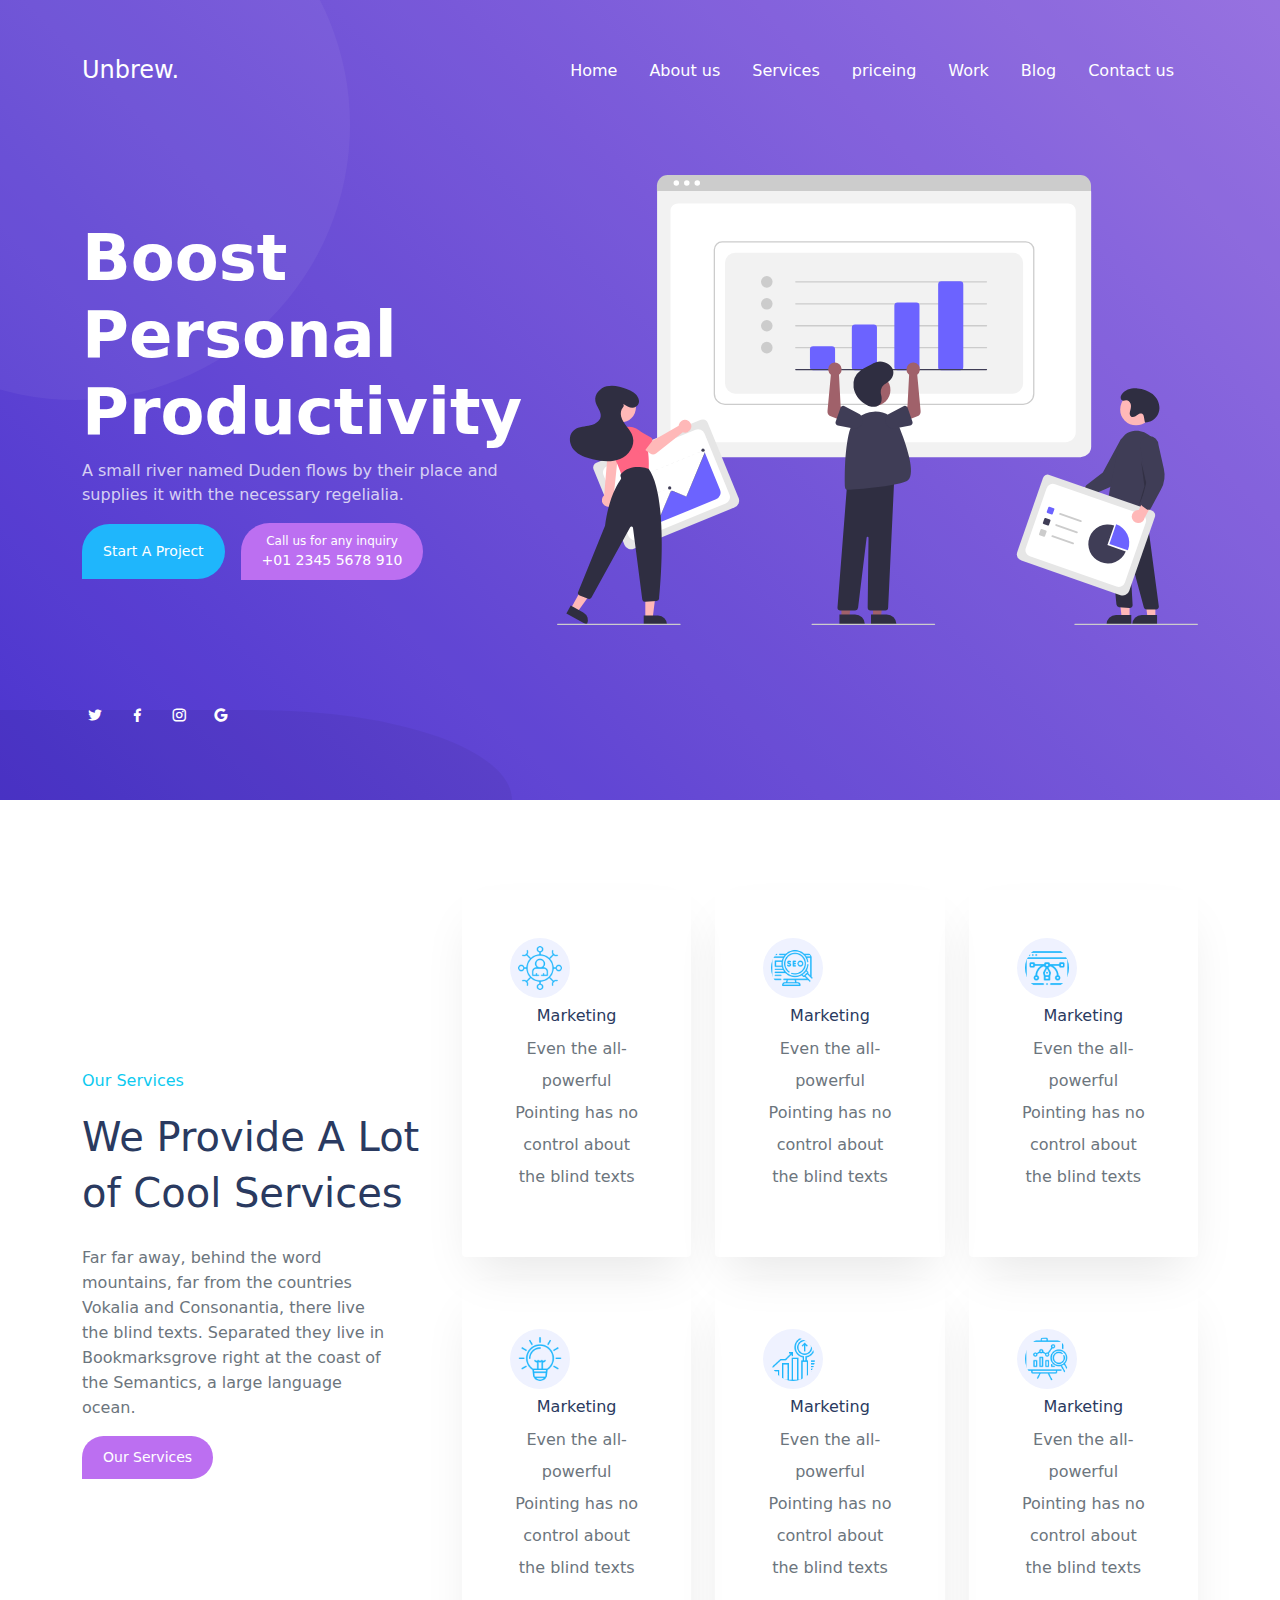
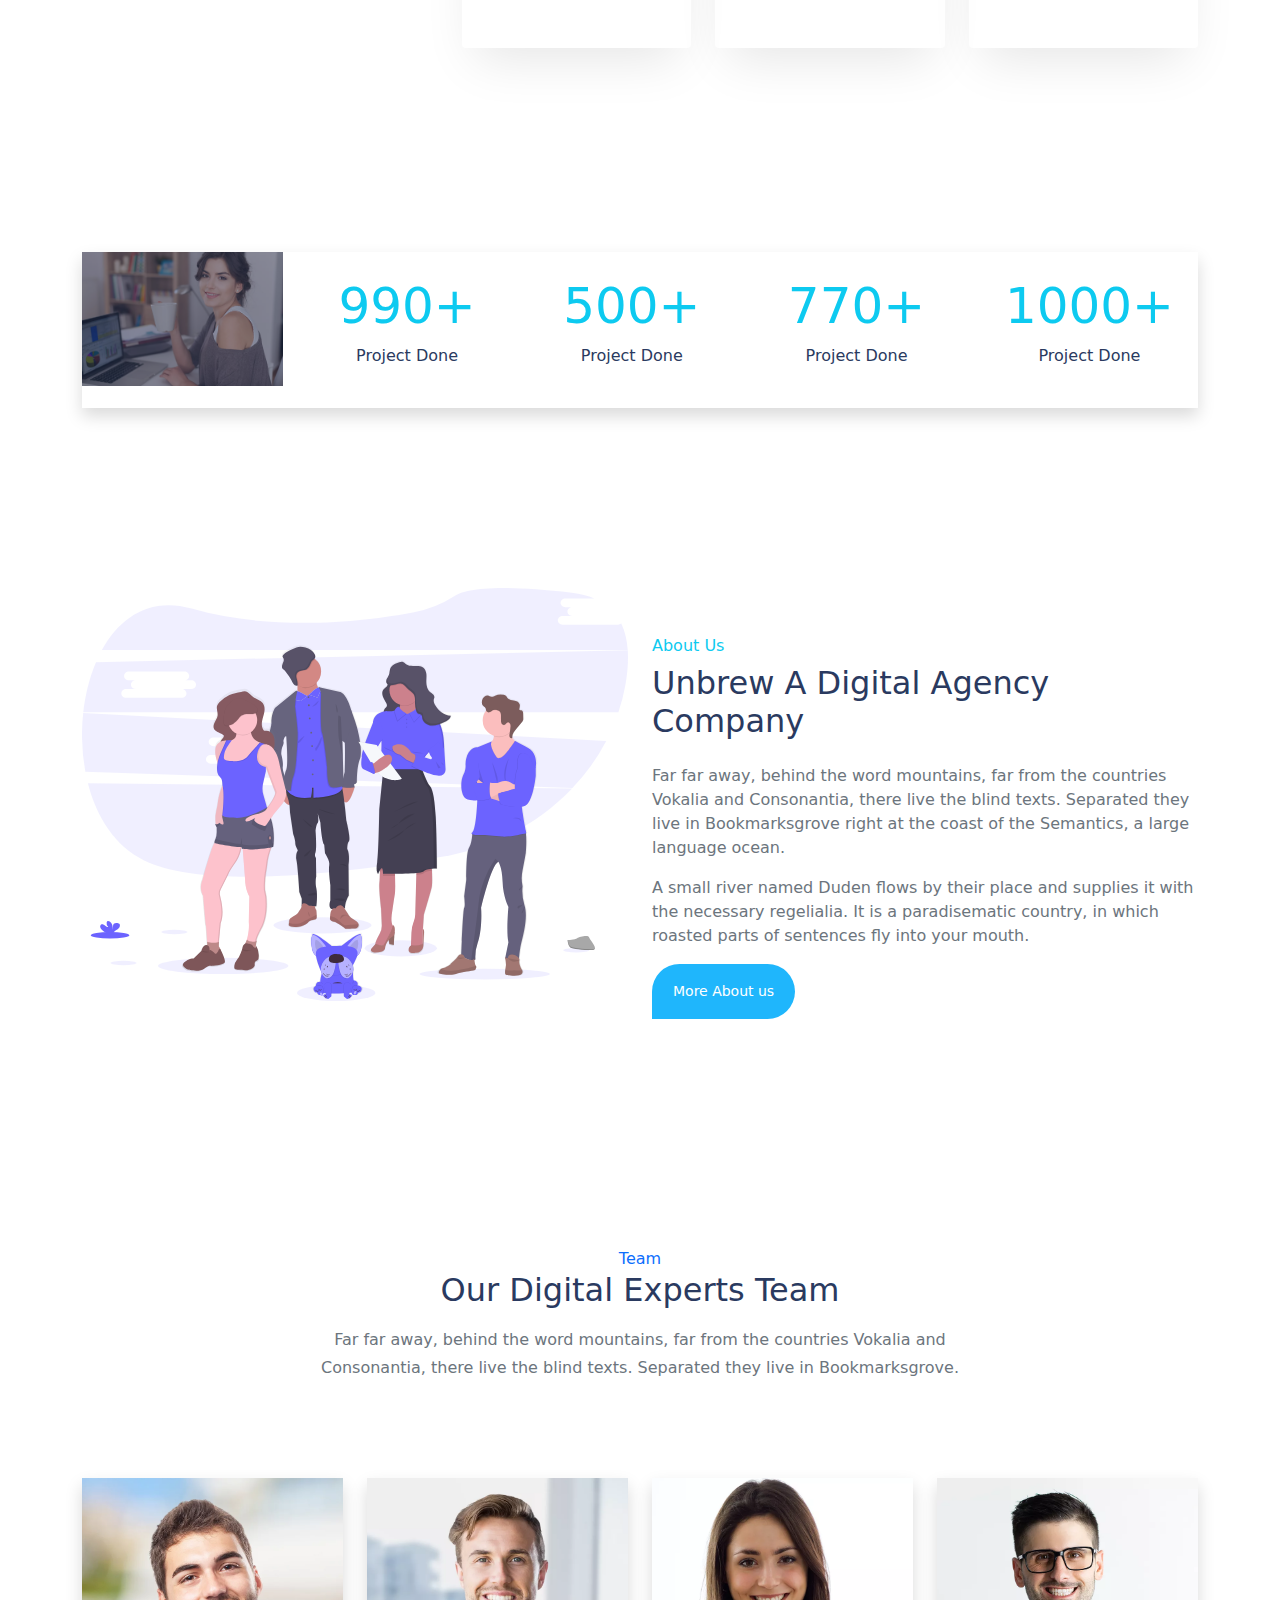
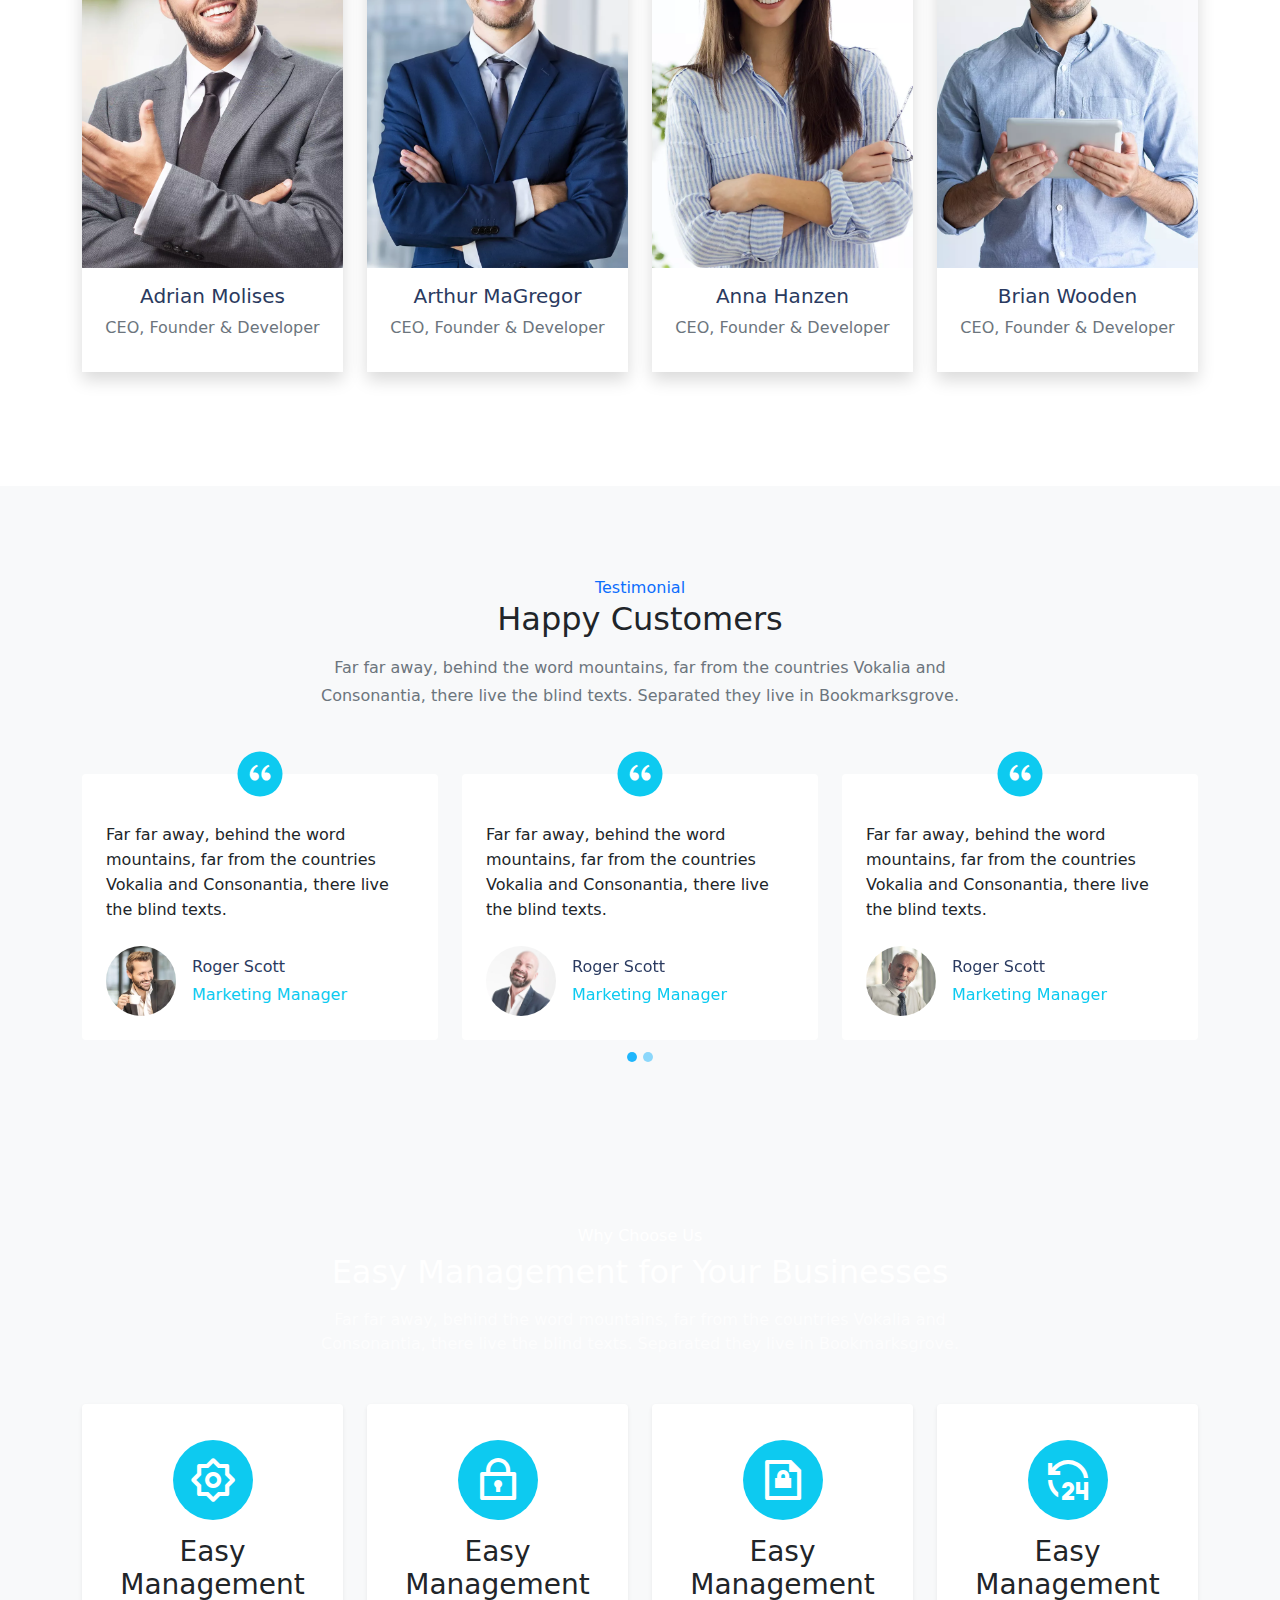
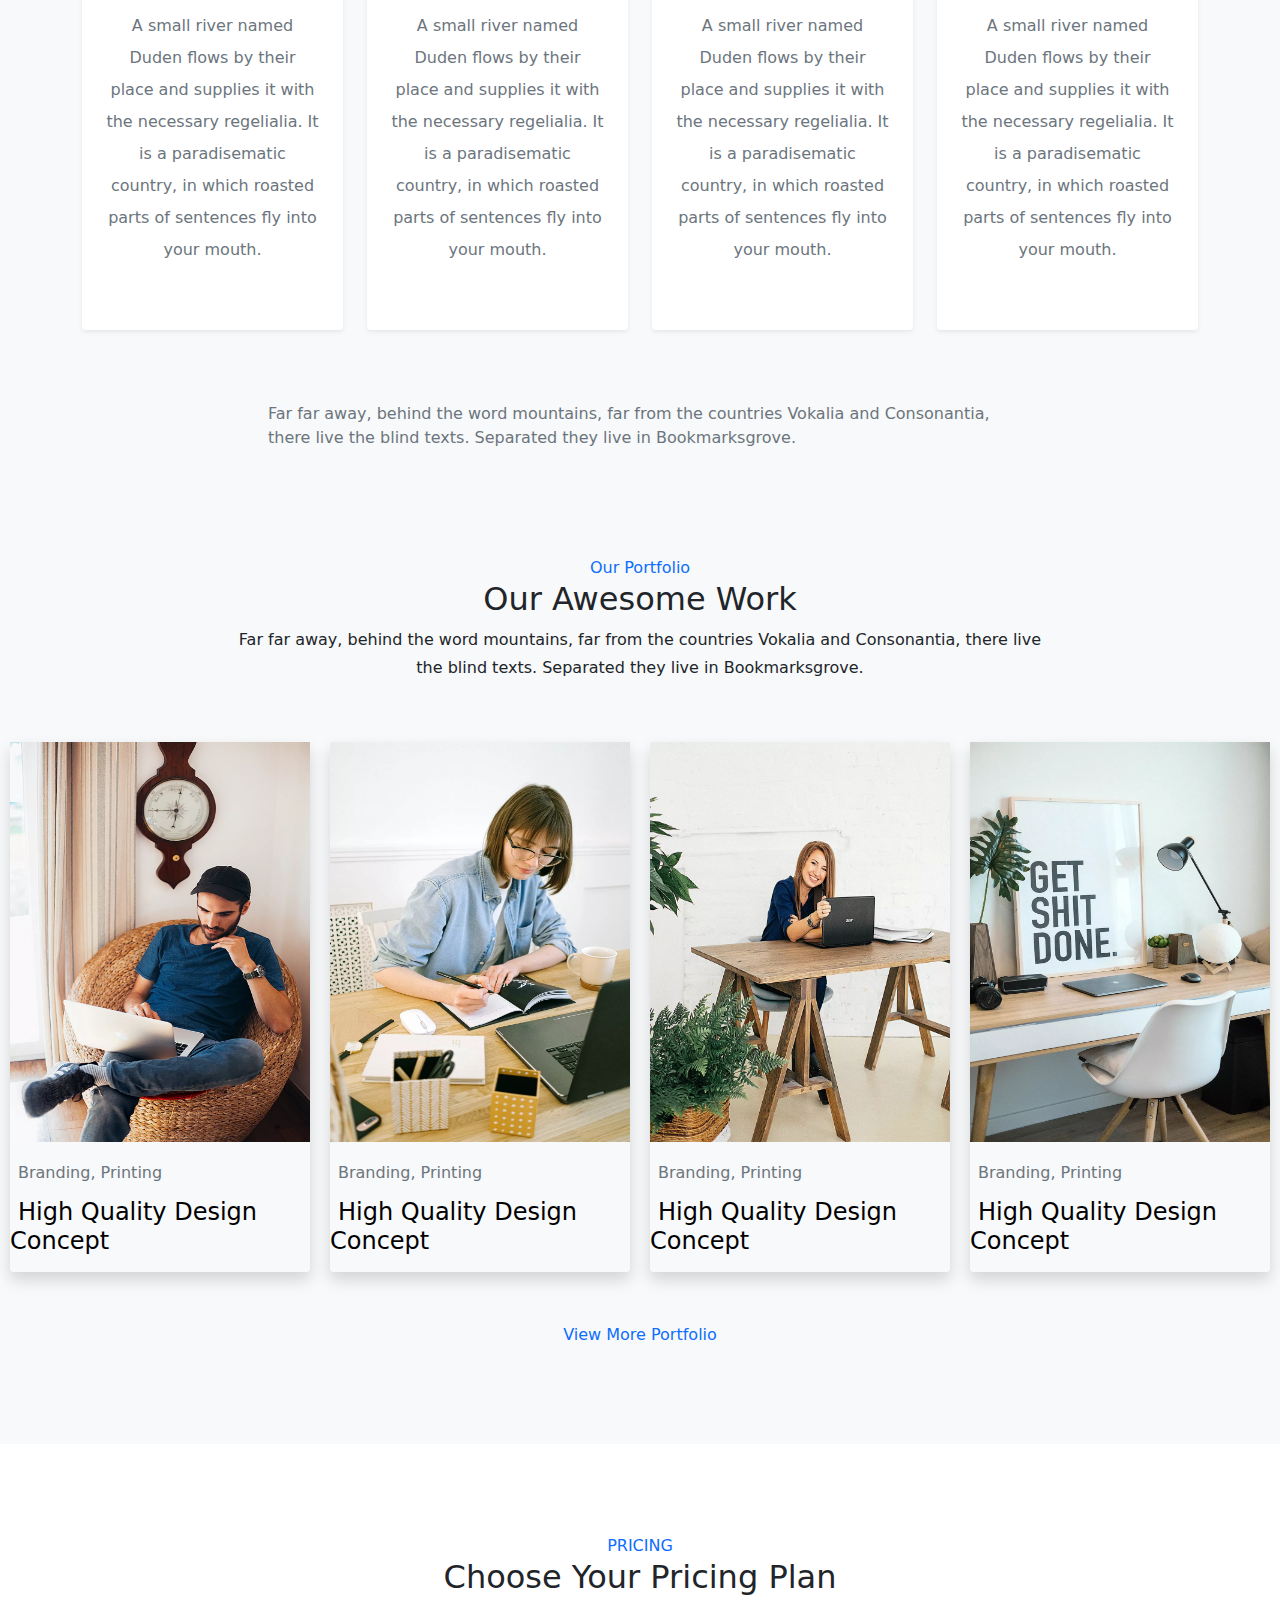
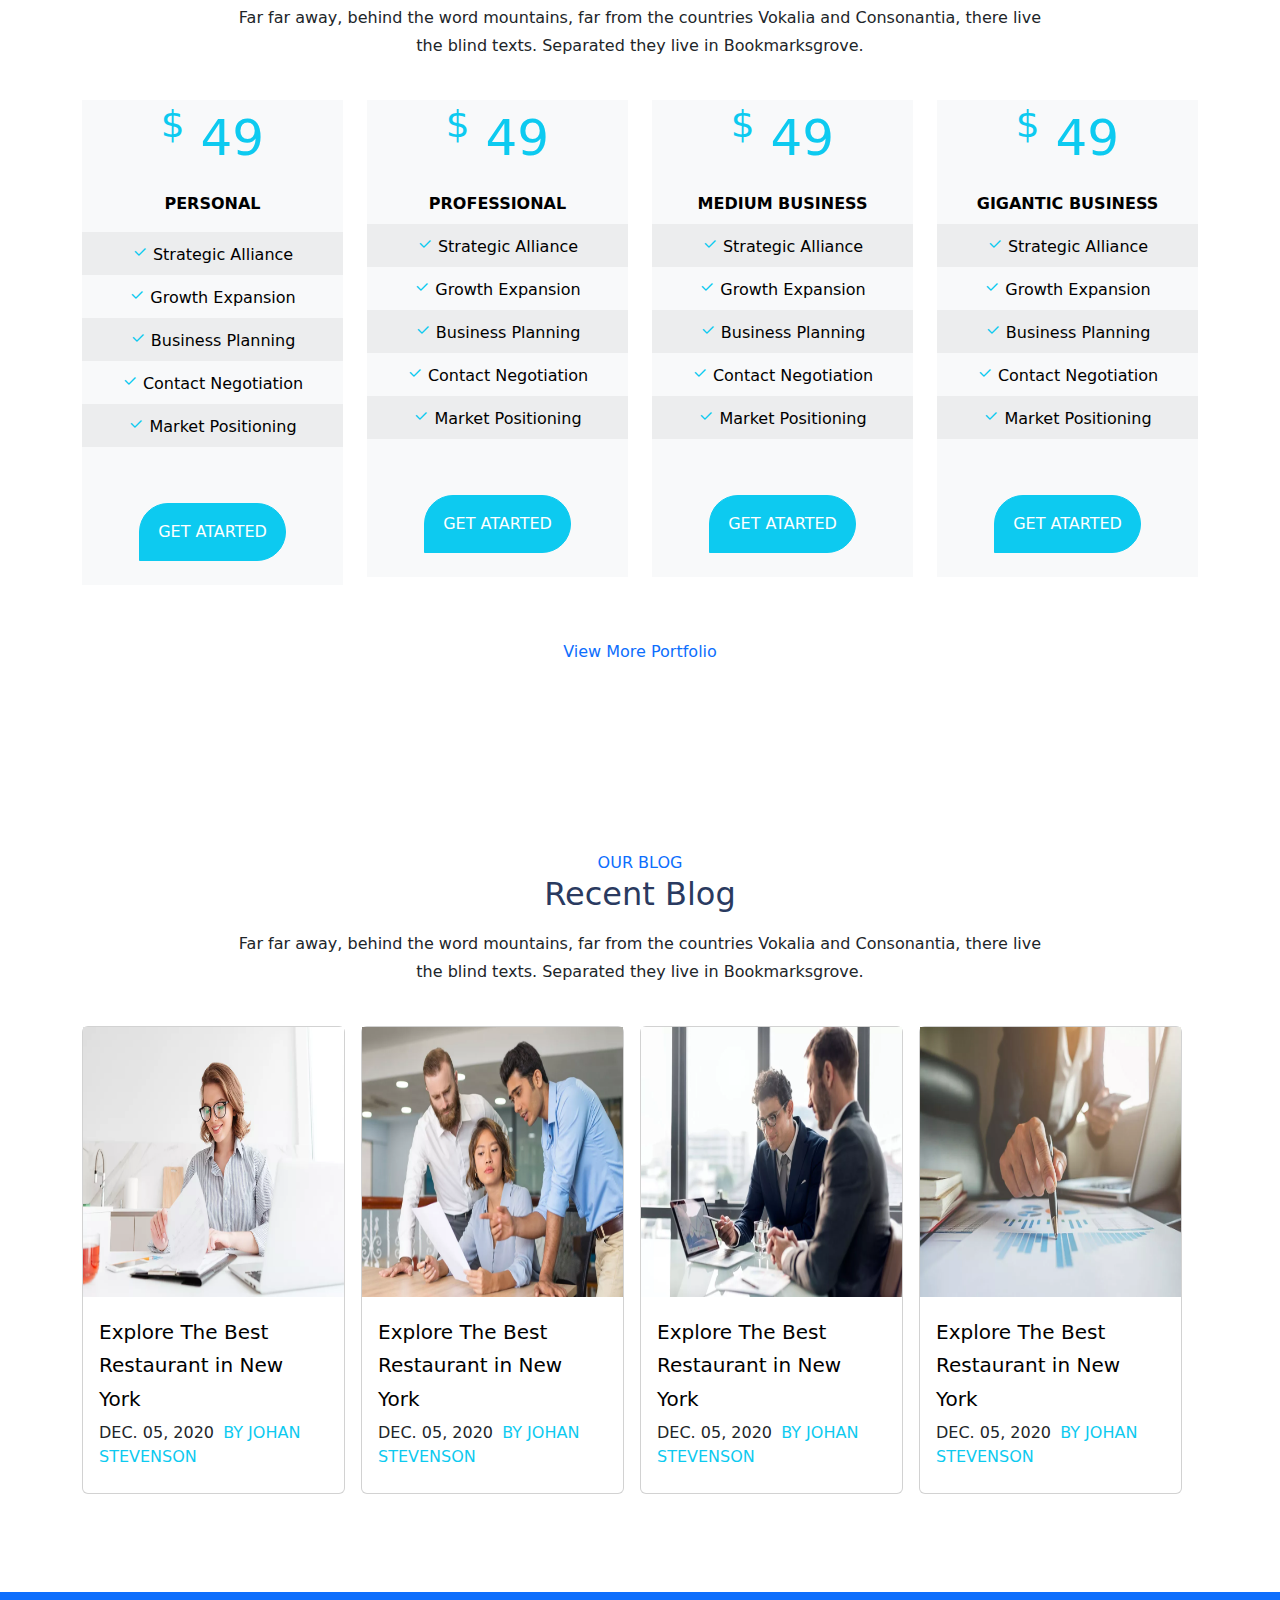
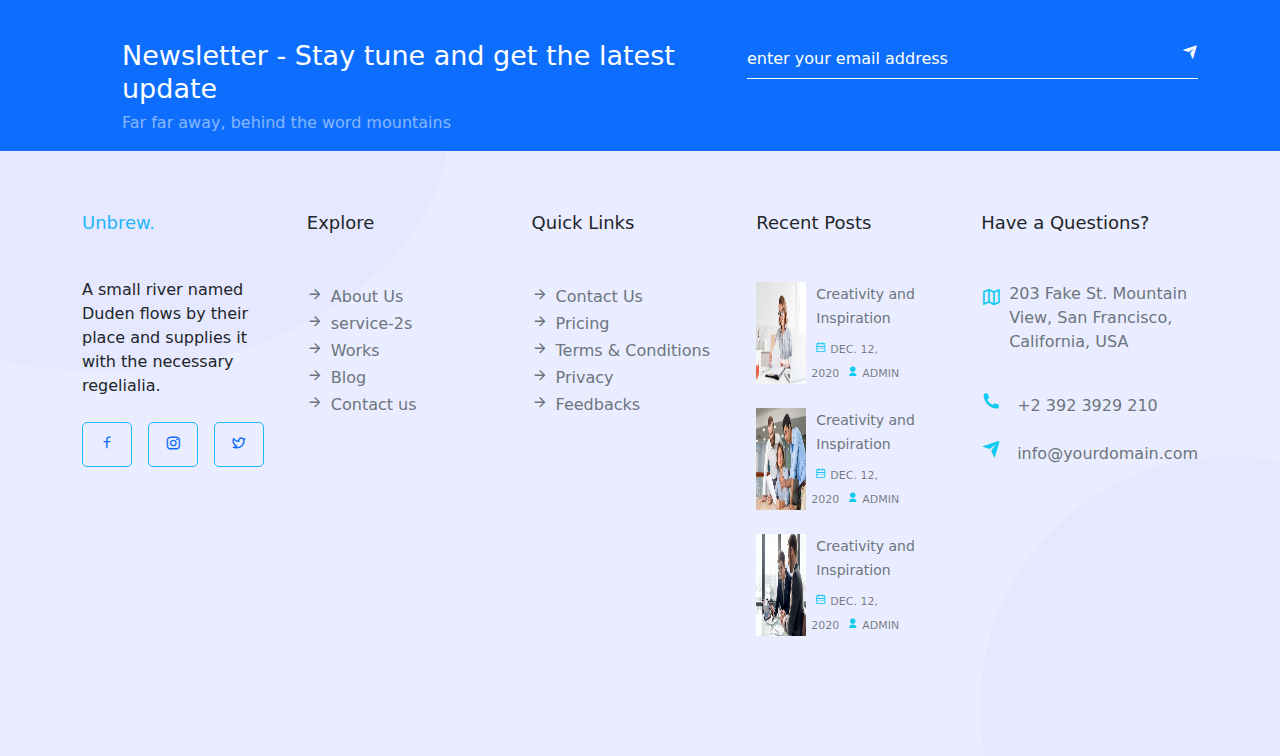
<file: 2522-boostrap/project3-bostrap/index.html>
<!DOCTYPE html>
<html>
<head>
    <meta charset="UTF-8">
    <meta name="viewport" content="width=device-width, initial-scale=1.0">
    <title>5 page project</title>
    <link rel="stylesheet" href="remix/remixicon.css" type="text/css"/>
    <link rel="stylesheet" href="css/bootstrap.min.css" type="text/css"/>
    <link rel="stylesheet" href="css/style.css" type="text/css"/>
</head>
<body>
    <!-- header-start -->
    <header class="py-5 navbar-expand-lg navbar top-0 start-0 end-0 position-absolute">
        <div class="container">
            <div>
                <h2><a href="javascript:void(0)" class="text-white text-decoration-none" style="font-size: 24px;">Unbrew.</a></h2>
            </div>
            <button type="button" class="navbar-toggler text-white" data-bs-toggle="collapse"
                data-bs-target="#menu"><span><i class="ri-menu-fill"></i></span></button>
            <nav class="collapse navbar-collapse" id="menu">
                <ul class="list-unstyled navbar-nav ms-auto">
                    <li><a href="index.html" class="nav-link text-white me-3 menu">Home</a></li>
                    <li><a href="about.html" class="nav-link text-white me-3 menu">About us</a></li>
                    <li><a href="Services.html" class="nav-link text-white me-3 menu">Services</a></li>
                    <li><a href="Pricing.html" class="nav-link text-white me-3 menu">priceing</a></li>
                    <li><a href="Work.html" class="nav-link text-white me-3 menu">Work</a></li>
                    <li><a href="Blog.html" class="nav-link text-white me-3 menu">Blog</a></li>
                    <li><a href="Contact.html" class="nav-link text-white me-3 menu">Contact us</a></li>
                </ul>
            </nav>
        </div>
    </header>
    <!-- header-end -->
    <main>
         <!--banner start -->
         <section class="banner">
            <div class="overlay"></div>
            <div class="container">
                <div class="row">
                    <div class="col-sm-12 col-md-6 col-lg-5">
                        <div class="d-flex align-items-center" style="height: 800px;">
                            <div class="flex-column">
                                <h2 class="text-white display-3 fw-bold">Boost Personal Productivity</h2>
                                <p class="text-white text-opacity-75 fs-">A small river named Duden flows by their place
                                    and supplies it with the necessary regelialia.</p>
                                <div class="d-flex align-items-center">
                                    <a href="#" class="btn bannre-btn btn1 text-white py-3  me-3">Start A Project</a>
                                    <a href="#" class="btn bannre-btn btn2 text-white me-3 py-2">
                                        <span class="d-block call">Call us for any inquiry</span>
                                        <span>+01 2345 5678 910</span></a>
                                </div>
                                <div class="d-flex text-white position-absolute socoal">
                                    <a href="javascript:void(0)" class="nav-link me-3"><i class="ri-twitter-fill"></i></a>
                                    <a href="javascript:void(0)" class="nav-link me-3"><i class="ri-facebook-fill"></i></a>
                                    <a href="javascript:void(0)" class="nav-link me-3"><i class="ri-instagram-line"></i></a>
                                    <a href="javascript:void(0)" class="nav-link me-3"><i class="ri-google-fill"></i></a>
                                </div>
                            </div>
                        </div>
                    </div>
                    <div class="col-sm-12 col-md-6 col-lg-7">
                        <div class="d-flex align-items-center" style="height: 800px;">
                            <img src="images/bg_1.svg" class="img-fluid" alt="banner" title="banner">
                        </div>
                    </div>
                </div>
            </div>
        </section>
        <!--banner end-->
        <!-- services start -->
        <section class="space">
            <div class="container">
                <div class="row">
                    <div class="col-md-12 col-lg-12">
                        <div class="row align-items-center">
                            <div class="col-md-12 col-lg-4">
                                <div class="services-item">
                                    <p class="text-info">Our Services</p>
                                    <h2>We Provide A Lot of Cool Services</h2>
                                    <p class="text-secondary mb-3 mt-4 pe-5">Far far away, behind the word mountains,
                                        far from the countries Vokalia and Consonantia, there live the blind texts.
                                        Separated they live in Bookmarksgrove right at the coast of the Semantics, a
                                        large language ocean.</p>
                                    <a href="#" class="btn bannre-btn btn2 text-white mb-3">Our Services</a>
                                </div>
                            </div>
                            <div class="col-md-12 col-lg-8">
                                <div class="row">
                                    <div class="col-sm-6 col-md-4 col-lg-4">
                                        <div class="services-body p-5 mb-4 text-center">
                                            <img class="p-2 mb-2" src="images/user.png" alt="services" title="services">
                                            <h6>Marketing</h6>
                                            <p class="text-secondary lh-lg">Even the all-powerful Pointing has no
                                                control
                                                about the blind texts </p>
                                        </div>
                                    </div>
                                    <div class="col-sm-6 col-md-4 col-lg-4">
                                        <div class="services-body p-5 mb-4 text-center">
                                            <img class="p-2 mb-2" src="images/seo.png" alt="services" title="services">
                                            <h6>Marketing</h6>
                                            <p class="text-secondary lh-lg">Even the all-powerful Pointing has no
                                                control
                                                about the blind texts </p>
                                        </div>
                                    </div>
                                    <div class="col-sm-6 col-md-4 col-lg-4">
                                        <div class="services-body p-5 mb-4 text-center">
                                            <img class="p-2 mb-2" src="images/graphic-design.png" alt="services"
                                                title="services">
                                            <h6>Marketing</h6>
                                            <p class="text-secondary lh-lg">Even the all-powerful Pointing has no
                                                control
                                                about the blind texts </p>
                                        </div>
                                    </div>
                                    <div class="col-sm-6 col-md-4 col-lg-4">
                                        <div class="services-body p-5 mb-4 text-center">
                                            <img class="p-2 mb-2" src="images/business.png" alt="services"
                                                title="services">
                                            <h6>Marketing</h6>
                                            <p class="text-secondary lh-lg">Even the all-powerful Pointing has no
                                                control
                                                about the blind texts </p>
                                        </div>
                                    </div>
                                    <div class="col-sm-6 col-md-4 col-lg-4">
                                        <div class="services-body p-5 mb-4 text-center">
                                            <img class="p-2 mb-2" src="images/search-engine.png" alt="services"
                                                title="services">
                                            <h6>Marketing</h6>
                                            <p class="text-secondary lh-lg">Even the all-powerful Pointing has no
                                                control
                                                about the blind texts </p>
                                        </div>
                                    </div>
                                    <div class="col-sm-6 col-md-4 col-lg-4">
                                        <div class="services-body p-5 mb-4 text-center">
                                            <img class="p-2 mb-2" src="images/analysis.png" alt="services"
                                                title="services">
                                            <h6>Marketing</h6>
                                            <p class="text-secondary lh-lg">Even the all-powerful Pointing has no
                                                control
                                                about the blind texts </p>
                                        </div>
                                    </div>
                                </div>
                            </div>
                        </div>
                    </div>
                </div>
            </div>
        </section>
        <!-- services end -->
        <!-- count Start -->
        <section class="space">
            <div class="container">
                <div class="row">
                    <div class="col-md-12">
                        <div class="shadow text-center">
                            <div class="row">
                                <div class="col-lg">
                                    <div class="count-img">
                                        <img src="images/about.jpg.webp" class="img-fluid" alt="count" title="count">
                                    </div>
                                </div>
                                <div class="col-md-6 col-lg">
                                    <div class="count-item px-4 py-4">
                                        <h2 class="text-info">990+</h2>
                                        <p>Project Done</p>
                                    </div>
                                </div>
                                <div class="col-md-6 col-lg">
                                    <div class="count-item px-4 py-4">
                                        <h2 class="text-info">500+</h2>
                                        <p>Project Done</p>
                                    </div>
                                </div>
                                <div class="col-md-6 col-lg">
                                    <div class="count-item px-4 py-4">
                                        <h2 class="text-info">770+</h2>
                                        <p>Project Done</p>
                                    </div>
                                </div>
                                <div class="col-md-6 col-lg">
                                    <div class="count-item px-4 py-4">
                                        <h2 class="text-info">1000+</h2>
                                        <p>Project Done</p>
                                    </div>
                                </div>
                            </div>
                        </div>
                    </div>
                </div>
            </div>
        </section>
        <!-- count End -->
        <!-- about Us start -->
        <section class="space">
            <div class="container">
                <div class="row">
                    <div class="col-md-6">
                        <img src="images/about.svg" class="img-fluid mb-3" alt="about" title="about">
                    </div>
                    <div class="col-md-6">
                        <div class="py-md-5 about-item">
                            <h6 class="text-info mb-2">About Us</h6>
                            <h2 class="mb-4">Unbrew A Digital Agency Company</h2>
                            <p class="text-secondary mb-3">Far far away, behind the word mountains, far from the
                                countries Vokalia and Consonantia, there live the blind texts. Separated they live in
                                Bookmarksgrove right at the coast of the Semantics, a large language ocean.</p>
                            <p class="text-secondary mb-3">A small river named Duden flows by their place and supplies
                                it with the necessary regelialia. It is a paradisematic country, in which roasted parts
                                of sentences fly into your mouth.</p>
                            <a href="#" class="btn bannre-btn btn1 text-white py-3  me-3">More About us</a>
                        </div>
                    </div>
                </div>
            </div>
        </section>
        <!-- about Us End -->
        <!-- team Start -->
        <section class="space">
            <div class="container">
                <div class="row">
                    <div class="d-flex justify-content-center pb-4">
                        <div class="col-md-7">
                            <div class="team-title text-center">
                                <span class="text-primary">Team</span>
                                <h2 class="mb-3">Our Digital Experts Team</h2>
                                <div class="team-title-contain text-center justify-content-center d-flex mb-4">
                                    <p class="text-secondary mb-5">Far far away, behind the word mountains, far from the countries Vokalia and Consonantia, there live the blind texts. Separated they live in Bookmarksgrove.</p>
                                </div>
                            </div>
                        </div>
                    </div>
                </div>
                <div class="row">
                    <div class="col-md-6 col-lg-3">
                        <div class="team-body shadow mb-4 position-relative">
                            <div class="team-img" style="background-image: url('images/team-1.jpg.webp');">
                                <div class="team-icon position-absolute">
                                    <a href="#" class="nav-link mb-3"><i class="ri-twitter-fill"></i></a>
                                    <a href="#" class="nav-link mb-3"><i class="ri-facebook-fill"></i></a>
                                    <a href="#" class="nav-link mb-3"><i class="ri-instagram-line"></i></a>
                                    <a href="#" class="nav-link mb-3"><i class="ri-google-fill"></i></a>
                                </div>
                            </div>
                            <div class="team-text text-center py-3">
                                <h5>Adrian Molises</h5>
                                <p class="text-secondary">CEO, Founder & Developer</p>
                            </div>
                        </div>
                    </div>
                    <div class="col-md-6 col-lg-3">
                        <div class="team-body shadow mb-4 position-relative">
                            <div class="team-img" style="background-image: url('images/team-2.jpg.webp');">
                                <div class="team-icon position-absolute">
                                    <a href="#" class="nav-link mb-3"><i class="ri-twitter-fill"></i></a>
                                    <a href="#" class="nav-link mb-3"><i class="ri-facebook-fill"></i></a>
                                    <a href="#" class="nav-link mb-3"><i class="ri-instagram-line"></i></a>
                                    <a href="#" class="nav-link mb-3"><i class="ri-google-fill"></i></a>
                                </div>
                            </div>
                            <div class="team-text text-center py-3">
                                <h5>Arthur MaGregor</h5>
                                <p class="text-secondary">CEO, Founder & Developer</p>
                            </div>
                        </div>
                    </div>
                    <div class="col-md-6 col-lg-3">
                        <div class="team-body shadow mb-4 position-relative">
                            <div class="team-img" style="background-image: url('images/team-3.jpg.webp');">
                                <div class="team-icon position-absolute">
                                    <a href="#" class="nav-link mb-3"><i class="ri-twitter-fill"></i></a>
                                    <a href="#" class="nav-link mb-3"><i class="ri-facebook-fill"></i></a>
                                    <a href="#" class="nav-link mb-3"><i class="ri-instagram-line"></i></a>
                                    <a href="#" class="nav-link mb-3"><i class="ri-google-fill"></i></a>
                                </div>
                            </div>
                            <div class="team-text text-center py-3">
                                <h5>Anna Hanzen</h5>
                                <p class="text-secondary">CEO, Founder & Developer</p>
                            </div>
                        </div>
                    </div>
                    <div class="col-md-6 col-lg-3">
                        <div class="team-body shadow mb-4 position-relative">
                            <div class="team-img" style="background-image: url('images/team-4.jpg.webp');">
                                <div class="team-icon position-absolute">
                                    <a href="#" class="nav-link mb-3"><i class="ri-twitter-fill"></i></a>
                                    <a href="#" class="nav-link mb-3"><i class="ri-facebook-fill"></i></a>
                                    <a href="#" class="nav-link mb-3"><i class="ri-instagram-line"></i></a>
                                    <a href="#" class="nav-link mb-3"><i class="ri-google-fill"></i></a>
                                </div>
                            </div>
                            <div class="team-text text-center py-3">
                                <h5>Brian Wooden</h5>
                                <p class="text-secondary">CEO, Founder & Developer</p>
                            </div>
                        </div>
                    </div>
                </div>
            </div>
        </section>
        <!-- team End -->
        <!-- customers-start -->
        <section class="bg-light space">
            <div class="container">
                <div class="row">
                    <div class="d-flex justify-content-center">
                        <div class="col-md-7">
                            <div class="Customers-title text-center">
                                <span class="text-primary">Testimonial</span>
                                <h2 class="mb-3">Happy Customers</h2>
                                <div class="customers-title-contain text-center justify-content-center d-flex mb-4">
                                    <p class="text-secondary">Far far away, behind the word mountains, far from the countries Vokalia and Consonantia, there live the blind texts. Separated they live in Bookmarksgrove.</p>
                                </div> 
                            </div>
                        </div>
                    </div>
                </div>
                <div class="carousel slide py" data-bs-ride="carousel" id="customers">
                    <div class="carousel-indicators mt-5">
                        <button type="button" data-bs-target="#customers" data-bs-slide-to="0" class="active"></button>
                        <button type="button" data-bs-target="#customers" data-bs-slide-to="1"></button>
                    </div>
                    <div class="carousel-inner">
                        <div class="carousel-item active">
                            <div class="row">
                                <div class="col-md-6 col-lg-4">
                                    <div class="test-text rounded-1 bg-white p-4 position-relative mt-4 mb-5">
                                        <i class="ri-double-quotes-l position-absolute top-0 start-50 translate-middle bg-info text-white text-center fs-3"></i>
                                        <p class="mt-4">Far far away, behind the word mountains, far from the countries
                                            Vokalia and Consonantia, there live the blind texts.</p>
                                        <div class="test-img d-flex mt-4">
                                            <img src="images/person_1.jpg.webp" alt="person" title="person" width="70px"
                                                height="70px" class="rounded-circle me-3">
                                            <div class="teat-name text-start">
                                                <p class="mt-2 mb-1">Roger Scott <br /></p>
                                                <span class="text-info">Marketing Manager</span>
                                            </div>
                                        </div>
                                    </div>
                                </div>
                                <div class="col-md-6 col-lg-4">
                                    <div class="test-text rounded-1 bg-white p-4 position-relative mt-4 mb-5">
                                        <i class="ri-double-quotes-l position-absolute top-0 start-50 translate-middle bg-info text-white text-center fs-3"></i>
                                        <p class="mt-4">Far far away, behind the word mountains, far from the countries
                                            Vokalia and Consonantia, there live the blind texts.</p>
                                        <div class="test-img d-flex mt-4">
                                            <img src="images/person_2.jpg.webp" alt="person" title="person" width="70px"
                                                height="70px" class="rounded-circle me-3">
                                            <div class="teat-name text-start">
                                                <p class="mt-2 mb-1">Roger Scott <br /></p>
                                                <span class="text-info">Marketing Manager</span>
                                            </div>
                                        </div>
                                    </div>
                                </div>
                                <div class="col-md-6 col-lg-4">
                                    <div class="test-text rounded-1 bg-white p-4 position-relative mt-4 mb-5">
                                        <i class="ri-double-quotes-l position-absolute top-0 start-50 translate-middle bg-info text-white text-center fs-3"></i>
                                        <p class="mt-4">Far far away, behind the word mountains, far from the countries
                                            Vokalia and Consonantia, there live the blind texts.</p>
                                        <div class="test-img d-flex mt-4">
                                            <img src="images/person_3.jpg.webp" alt="person" title="person" width="70px"
                                                height="70px" class="rounded-circle me-3">
                                            <div class="teat-name text-start">
                                                <p class="mt-2 mb-1">Roger Scott <br /></p>
                                                <span class="text-info">Marketing Manager</span>
                                            </div>
                                        </div>
                                    </div>
                                </div>
                            </div>
                        </div>
                        <div class="carousel-item">
                            <div class="row">
                                <div class="col-md-6 col-lg-4">
                                    <div class="test-text rounded-1 bg-white p-4 position-relative mt-4 mb-5">
                                        <i class="ri-double-quotes-l position-absolute top-0 start-50 translate-middle bg-info text-white text-center fs-3"></i>
                                        <p class="mt-4">Far far away, behind the word mountains, far from the countries
                                            Vokalia and Consonantia, there live the blind texts.</p>
                                        <div class="test-img d-flex mt-4">
                                            <img src="images/person_3.jpg.webp" alt="person" title="person" width="70px"
                                                height="70px" class="rounded-circle me-3">
                                            <div class="teat-name text-start">
                                                <p class="mt-2 mb-1">Roger Scott <br /></p>
                                                <span class="text-info">Marketing Manager</span>
                                            </div>
                                        </div>
                                    </div>
                                </div>
                                <div class="col-md-6 col-lg-4">
                                    <div class="test-text rounded-1 bg-white p-4 position-relative mt-4 mb-5">
                                        <i class="ri-double-quotes-l position-absolute top-0 start-50 translate-middle bg-info text-white text-center fs-3"></i>
                                        <p class="mt-4">Far far away, behind the word mountains, far from the countries
                                            Vokalia and Consonantia, there live the blind texts.</p>
                                        <div class="test-img d-flex mt-4">
                                            <img src="images/person_2.jpg.webp" alt="person" title="person" width="70px"
                                                height="70px" class="rounded-circle me-3">
                                            <div class="teat-name text-start">
                                                <p class="mt-2 mb-1">Roger Scott <br /></p>
                                                <span class="text-info">Marketing Manager</span>
                                            </div>
                                        </div>
                                    </div>
                                </div>
                                <div class="col-md-6 col-lg-4">
                                    <div class="test-text rounded-1 bg-white p-4 position-relative mt-4 mb-5">
                                        <i class="ri-double-quotes-l position-absolute top-0 start-50 translate-middle bg-info text-white text-center fs-3"></i>
                                        <p class="mt-4">Far far away, behind the word mountains, far from the countries
                                            Vokalia and Consonantia, there live the blind texts.</p>
                                        <div class="test-img d-flex mt-4">
                                            <img src="images/person_1.jpg.webp" alt="person" title="person" width="70px"
                                                height="70px" class="rounded-circle me-3">
                                            <div class="teat-name text-start">
                                                <p class="mt-2 mb-1">Roger Scott <br /></p>
                                                <span class="text-info">Marketing Manager</span>
                                            </div>
                                        </div>
                                    </div>
                                </div>
                            </div>
                        </div>
                    </div>
                </div>
            </div>
        </section>
        <!-- customers- End -->
         <!-- service-2-Start -->
         <section class="bg-light">
            <div class="position-relative d-flex justify-content-center">
                <div class="why-ovely position-absolute"></div>
                <div class="why py mt-5">
                    <div class="container">
                        <div class="row">
                            <div class="d-flex justify-content-center">
                                <div class="col-md-7">
                                    <div class="why-title text-center mb-5">
                                        <h6 class="text-white">Why Choose Us</h6>
                                        <h2 class="mb-3 text-white">Easy Management for Your Businesses</h2>
                                        <p class="text-white opacity-75">Far far away, behind the word mountains, far
                                            from the
                                            countries Vokalia and Consonantia, there live the blind texts. Separated
                                            they live
                                            in Bookmarksgrove.</p>
                                    </div>
                                </div>
                            </div>
                        </div>
                        <div class="row">
                            <div class="col-md-6 col-lg-3">
                                <div class="why-body p-4 py-5 mb-4 text-center bg-white rounded-1 shadow-sm">
                                    <i class="ri-settings-2-line bg-info display-5 text-white p-3 rounded-circle"></i>
                                    <h3 class="mt-4">Easy Management</h3>
                                    <p class="text-secondary lh-lg">A small river named Duden flows by their place and
                                        supplies it with the necessary regelialia. It is a paradisematic country, in
                                        which roasted parts of sentences fly into your mouth. </p>
                                </div>
                            </div>
                            <div class="col-md-6 col-lg-3">
                                <div class="why-body p-4 py-5 mb-4 text-center bg-white rounded-1 shadow-sm">
                                    <i class="ri-lock-2-line bg-info display-5 text-white p-3 rounded-circle"></i>
                                    <h3 class="mt-4">Easy Management</h3>
                                    <p class="text-secondary lh-lg">A small river named Duden flows by their place and
                                        supplies it with the necessary regelialia. It is a paradisematic country, in
                                        which roasted parts of sentences fly into your mouth. </p>
                                </div>
                            </div>
                            <div class="col-md-6 col-lg-3">
                                <div class="why-body p-4 py-5 mb-4 text-center bg-white rounded-1 shadow-sm">
                                    <i class="ri-file-lock-line bg-info display-5 text-white p-3 rounded-circle"></i>
                                    <h3 class="mt-4">Easy Management</h3>
                                    <p class="text-secondary lh-lg">A small river named Duden flows by their place and
                                        supplies it with the necessary regelialia. It is a paradisematic country, in
                                        which roasted parts of sentences fly into your mouth. </p>
                                </div>
                            </div>
                            <div class="col-md-6 col-lg-3">
                                <div class="why-body p-4 py-5 mb-4 text-center bg-white rounded-1 shadow-sm">
                                    <i class="ri-24-hours-line bg-info display-5 text-white p-3 rounded-circle"></i>
                                    <h3 class="mt-4">Easy Management</h3>
                                    <p class="text-secondary lh-lg">A small river named Duden flows by their place and
                                        supplies it with the necessary regelialia. It is a paradisematic country, in
                                        which roasted parts of sentences fly into your mouth. </p>
                                </div>
                            </div>
                        </div>
                        <div class="row">
                            <div class="d-flex justify-content-center mt-5">
                                <div class="col-md-8">
                                    <p class="text-secondary">Far far away, behind the word mountains, far from the
                                        countries Vokalia and Consonantia, there live the blind texts. Separated they
                                        live in Bookmarksgrove.</p>
                                </div>
                            </div>
                        </div>
                    </div>
                </div>
            </div>
        </section>
        <!-- service-2- End -->
        <!-- Work-start -->
        <section class="space bg-light">
            <div class="container">
                <div class="work-title text-center">
                    <span class="text-primary">Our Portfolio</span>
                    <h2>Our Awesome Work</h2>
                    <div class="work-titile-contain text-center justify-content-center d-flex mb-4">
                        <p>Far far away, behind the word mountains, far from the countries Vokalia and Consonantia, there live the blind texts. Separated they live in  
                            Bookmarksgrove.</p>
                    </div>
                </div>
            </div>
            <div class="d-flex flex-wrap">
                    <div class="col-lg-3 col-md-6 col-12">
                        <div class="shadow work" style="margin: 20px 10px; border-radius: 4px;">
                            <img src="images/w1.webp" title="w1" alt="w1" class="img-fluid" width="100%" style="height: 400px;"/>
                            <div class="card-body py-2">
                                <span class="text-muted mt-2 work-contain" style="margin: 0 0 10px; padding: 3px 8px;">Branding, Printing</span>
                                <div class="card-title">
                                    <h4><a href="javascript:void(0)" class="fs-4 text-decoration-none text-black ms-2">High Quality Design Concept</a></h4>
                                </div>
                            </div>
                         </div>
                    </div>
                    <div class="col-lg-3 col-md-6 col-12">
                        <div class="shadow work" style="margin: 20px 10px; border-radius: 4px;">
                            <img src="images/w2.webp" title="w2" alt="w2" class="img-fluid" width="100%" style="height: 400px;"/>
                            <div class="card-body py-2">
                                <span class="text-muted mt-2 work-contain" style="margin: 0 0 10px; padding: 3px 8px;">Branding, Printing</span>
                                <div class="card-title">
                                    <h4><a href="javascript:void(0)" class="fs-4 text-decoration-none text-black ms-2">High Quality Design Concept</a></h4>
                                </div>
                            </div>
                         </div>
                    </div>
                    <div class="col-lg-3 col-md-6 col-12">
                        <div class="shadow work" style="margin: 20px 10px; border-radius: 4px;">
                            <img src="images/w3.webp" title="w3" alt="w3" class="img-fluid" width="100%" style="height: 400px;"/>
                            <div class="card-body py-2">
                                <span class="text-muted mt-2 work-contain" style="margin: 0 0 10px; padding: 3px 8px;">Branding, Printing</span>
                                <div class="card-title">
                                    <h4><a href="javascript:void(0)" class="fs-4 text-decoration-none text-black ms-2">High Quality Design Concept</a></h4>
                                </div>
                            </div>
                         </div>
                    </div>
                    <div class="col-lg-3 col-md-6 col-12">
                        <div class="shadow work" style="margin: 20px 10px; border-radius: 4px;">
                            <img src="images/w4.webp" title="w4" alt="w4" class="img-fluid" width="100%" style="height: 400px;"/>
                            <div class="card-body py-2">
                                <span class="text-muted mt-2 work-contain" style="margin: 0 0 10px; padding: 3px 8px;">Branding, Printing</span>
                                <div class="card-title">
                                    <h4><a href="javascript:void(0)" class="fs-4 text-decoration-none text-black ms-2">High Quality Design Concept</a></h4>
                                </div>
                            </div>
                         </div>
                    </div>
             </div>
                <div class="container">
                    <a href="Work.html" class="btn btn-custom d-flex justify-content-center mt-4 text-primary">View More Portfolio </a>
                </div>
        </section>
        <!-- Work-end -->

        <!-- pricening-start -->
        <section class="space">
            <div class="container">
                <div class="priceing-title text-center">
                    <span class="text-primary">PRICING</span>
                    <h2>Choose Your Pricing Plan</h2>
                    <div class="priceing-titile-contain d-flex justify-content-center mb-4">
                        <p>Far far away, behind the word mountains, far from the countries Vokalia and Consonantia, there live the blind texts. Separated they live in 
                             Bookmarksgrove.</p>
                    </div>
                </div>
                <div class="row">
                    <div class="col-lg-3 col-md-6 mb-2">
                      <table class="table table-borderless table-striped text-center table-light priceing-item">
                            <thead>
                                <tr><th><h3 class="text-info" style="font-size: 50px;;"><sup>$</sup> 49</h3></th></tr>
                                <tr><th><p class="mb-2 fs-6">PERSONAL</p></th></tr>
                            </thead>
                            <tbody>
                                <tr>
                                    <td><span><i class="ri-check-fill text-info"></i></span> Strategic Alliance</td>
                                </tr>
                                <tr>
                                    <td><span><i class="ri-check-fill text-info"></i></span> Growth Expansion</td>
                                </tr>
                                <tr>
                                    <td><span><i class="ri-check-fill text-info"></i></span> Business Planning</td>
                                </tr>
                                <tr>
                                    <td><span><i class="ri-check-fill text-info"></i></span> Contact Negotiation</td>
                                </tr>
                                <tr>
                                    <td><span><i class="ri-check-fill text-info"></i></span> Market Positioning</td>
                                </tr>
                                <tr>
                                    <td> <a href="javascript:void(0)" class="btn btn-info priceing-btn text-white px-2 py-3 mt-5 mb-3">GET ATARTED</a></td>
                                </tr>
                            </tbody>
                      </table>
                       
                    </div>
                    <div class="col-lg-3 col-md-6 mb-2">
                        <table class="table table-borderless table-striped text-center table-light priceing-item">
                            <thead>
                                <tr><th><h3  class="text-info" style="font-size: 50px;;"><sup>$</sup> 49</h3></th></tr>
                                <tr><th>PROFESSIONAL</th></tr>
                            </thead>
                            <tbody>
                                <tr>
                                    <td><span><i class="ri-check-fill text-info"></i></span> Strategic Alliance</td>
                                </tr>
                                <tr>
                                    <td><span><i class="ri-check-fill text-info"></i></span> Growth Expansion</td>
                                </tr>
                                <tr>
                                    <td><span><i class="ri-check-fill text-info"></i></span> Business Planning</td>
                                </tr>
                                <tr>
                                    <td><span><i class="ri-check-fill text-info"></i></span> Contact Negotiation</td>
                                </tr>
                                <tr>
                                    <td><span><i class="ri-check-fill text-info"></i></span> Market Positioning</td>
                                </tr>
                                <tr>
                                    <td> <a href="javascript:void(0)" class="btn btn-info priceing-btn text-white px-2 py-3 mt-5 mb-3">GET ATARTED</a></td>
                                </tr>
                            </tbody>
                          </table>
                    </div>
                    <div class="col-lg-3 col-md-6 mb-2">
                        <table class="table table-borderless table-striped text-center table-light priceing-item">
                            <thead>
                                <tr><th><h3 class="text-info" style="font-size: 50px;;"><sup>$</sup> 49</h3></th></tr>
                                <tr><th>MEDIUM BUSINESS</th></tr>
                            </thead>
                            <tbody>
                                <tr>
                                    <td><span><i class="ri-check-fill text-info"></i></span> Strategic Alliance</td>
                                </tr>
                                <tr>
                                    <td><span><i class="ri-check-fill text-info"></i></span> Growth Expansion</td>
                                </tr>
                                <tr>
                                    <td><span><i class="ri-check-fill text-info"></i></span> Business Planning</td>
                                </tr>
                                <tr>
                                    <td><span><i class="ri-check-fill text-info"></i></span> Contact Negotiation</td>
                                </tr>
                                <tr>
                                    <td><span><i class="ri-check-fill text-info"></i></span> Market Positioning</td>
                                </tr>
                                <tr>
                                    <td> <a href="javascript:void(0)" class="btn btn-info priceing-btn text-white px-2 py-3 mt-5 mb-3">GET ATARTED</a></td>
                                </tr>
                            </tbody>
                          </table>
                    </div>
                    <div class="col-lg-3 col-md-6 mb-2">
                        <table class="table table-borderless table-striped text-center table-light priceing-item">
                            <thead>
                                <tr><th><h3 class="text-info" style="font-size: 50px;;"><sup>$</sup> 49</h3></th></tr>
                                <tr><th>GIGANTIC BUSINESS</th></tr>
                            </thead>
                            <tbody>
                                <tr>
                                    <td><span><i class="ri-check-fill text-info"></i></span> Strategic Alliance</td>
                                </tr>
                                <tr>
                                    <td><span><i class="ri-check-fill text-info"></i></span> Growth Expansion</td>
                                </tr>
                                <tr>
                                    <td><span><i class="ri-check-fill text-info"></i></span> Business Planning</td>
                                </tr>
                                <tr>
                                    <td><span><i class="ri-check-fill text-info"></i></span> Contact Negotiation</td>
                                </tr>
                                <tr>
                                    <td><span><i class="ri-check-fill text-info"></i></span> Market Positioning</td>
                                </tr>
                                <tr>
                                    <td> <a href="javascript:void(0)" class="btn btn-info priceing-btn text-white px-2 py-3 mt-5 mb-3">GET ATARTED</a></td>
                                </tr>
                            </tbody>
                          </table>
                    </div>
                </div>
                <a href="Pricing.html" class="btn btn-custom d-flex justify-content-center mt-4 text-primary ">View More Portfolio </a>
            </div>
        </section>
        <!-- pricening-end -->
        
        <!-- blog-start -->
        <section class="space">
            <div class="container">
                <div class="blog-title text-center">
                    <span class="text-primary mb-1">OUR BLOG</span>
                    <h2>Recent Blog</h2>
                    <div class="blog-titile-contain d-flex justify-content-center mt-3 mb-4">
                        <p>Far far away, behind the word mountains, far from the countries Vokalia and Consonantia, there live the blind texts. Separated they live in 
                             Bookmarksgrove.</p>
                    </div>
                </div>
                <div class="d-flex flex-wrap">
                    <div class="col-lg-3 col-md-6 mb-2">
                        <div class="card me-3">
                           <a href="Blog.html"><img src="images/b1.webp" title="b1" alt="b1" height="270px" width="100%"></a>
                           <div class="card-body">
                                <div class="card-title">
                                    <div class="blog-item">
                                        <h3><a href="javascript:void(0)" class="mb-2 text-decoration-none text-decoration-none text-black" style="font-size: 
                                            20px;">Explore The Best Restaurant in New York</a></h3>
                                    </div>
                                    <span>DEC. 05, 2020</span> <a href="javascript:void(0)" class="text-info ms-1 text-decoration-none">BY JOHAN STEVENSON</a>
                                </div>
                           </div>
                        </div>
                    </div>
                    <div class="col-lg-3 col-md-6 mb-2">
                        <div class="card me-3">
                            <a href="Blog.html"><img src="images/b2.webp" title="b2" alt="b2" height="270px" width="100%"></a>
                            <div class="card-body">
                                 <div class="card-title">
                                    <div class="blog-item">
                                        <h3><a href="javascript:void(0)" class="mb-2 text-decoration-none text-decoration-none text-black" style="font-size: 
                                            20px;">Explore The Best Restaurant in New York</a></h3>
                                    </div>
                                     <span>DEC. 05, 2020</span> <a href="javascript:void(0)" class="text-info ms-1 text-decoration-none">BY JOHAN STEVENSON</a>
                                 </div>
                            </div>
                         </div>
                    </div>
                    <div class="col-lg-3 col-md-6 mb-2">
                        <div class="card me-3">
                            <a href="Blog.html"><img src="images/b3.webp" title="b3" alt="b3" height="270px" width="100%"></a>
                            <div class="card-body">
                                 <div class="card-title">
                                    <div class="blog-item">
                                        <h3><a href="javascript:void(0)" class="mb-2 text-decoration-none text-decoration-none text-black" style="font-size: 
                                            20px;">Explore The Best Restaurant in New York</a></h3>
                                    </div>
                                     <span>DEC. 05, 2020</span> <a href="javascript:void(0)" class="text-info ms-1 text-decoration-none">BY JOHAN STEVENSON</a>
                                 </div>
                            </div>
                         </div>
                    </div>
                    <div class="col-lg-3 col-md-6 mb-2">
                        <div class="card me-3">
                            <a href="Blog.html"><img src="images/b4.webp" title="b4" alt="b4" height="270px" width="100%"></a>
                            <div class="card-body">
                                 <div class="card-title">
                                    <div class="blog-item">
                                        <h3><a href="javascript:void(0)" class="mb-2 text-decoration-none text-decoration-none text-black" style="font-size: 
                                            20px;">Explore The Best Restaurant in New York</a></h3>
                                    </div>
                                     <span>DEC. 05, 2020</span> <a href="javascript:void(0)" class="text-info ms-1 text-decoration-none">BY JOHAN STEVENSON</a>
                                 </div>
                            </div>
                         </div>
                    </div>
                </div>
            </div>
        </section>
        <!-- blog-end-->

        <!-- Newsletter-start -->
        <section class="bg-primary">
            <div class="container">
                <div class="row">
                    <div class="col-lg-7  d-flex flex-column justify-content-center align-items-center">
                        <div class="newsletter-item mt-5">
                            <h2 class="">Newsletter - Stay tune and get the latest update</h2>
                            <p class="text-white-50">Far far away, behind the word mountains</p>
                        </div>
                    </div>
                    <div class="col-lg-5">
                        <div class="news-contain">
                            <form class="mt-5 form-group text-light d-flex">
                                <input type="text" placeholder="enter your email address" class="form-control-plaintext" style="width: 100%;"/>
                                <a href="javascript:void(0)" class="text-decoration-none"><i class="ri-send-plane-fill text-light"></i></a>
                            </form>
                          
                        </div>
                    </div>
                </div>
            </div>
        </section>
        <!-- Newsletter-end -->
    </main>
    <!-- footer-start -->
    <footer class="footer">
        <div class="container">
            <div class="row mb-5 pb-5 justify-content-center">
                <div class="col-md-6 col-lg">
                    <div class="footer-1-items mt-5">
                        <div class="footer-1-heading"><h2><a href="javascript:void(0)" class="text-decoration-none text-primary">Unbrew.</a></h2></div>
                        <p>A small river named Duden flows by their place and supplies it with the necessary regelialia.</p>
                        <div class="d-flex footer-1-icon mt-4">
                            <a href="javascript:void(0)" class="text-decoration-none me-3 px-3 py-2" style="border: 1px solid #1fb6fc; border-radius: 5px;"><i class="ri-facebook-line"></i></a>
                            <a href="javascript:void(0)" class="text-decoration-none me-3 px-3 py-2" style="border: 1px solid #1fb6fc; border-radius: 5px;"><i class="ri-instagram-line"></i></a>
                            <a href="javascript:void(0)" class="text-decoration-none me-3 px-3 py-2" style="border: 1px solid #1fb6fc; border-radius: 5px;"><i class="ri-twitter-line"></i></a>
                        </div>
                    </div>
                </div>
                <div class="col-md-6 col-lg">
                    <div class="footer-2-items mt-5">
                        <div class="footer-2-heading"><h2 style="font-size: 18px;">Explore</h2></div>
                        <ul class="list-unstyled mt-5 footer-2-list">
                            <li><a href="javascript:void(0)" class="text-decoration-none text-secondary me-2"><i
                                        class="ri-arrow-right-line me-2 footer-2-icon"></i>About Us</a></li>
                            <li><a href="javascript:void(0)" class="text-decoration-none text-secondary me-2"><i
                                        class="ri-arrow-right-line me-2 footer-2-icon"></i>service-2s</a></li>
                            <li><a href="javascript:void(0)" class="text-decoration-none text-secondary me-2"><i
                                        class="ri-arrow-right-line me-2 footer-2-icon"></i>Works</a></li>
                            <li><a href="javascript:void(0)" class="text-decoration-none text-secondary me-2"><i
                                        class="ri-arrow-right-line me-2 footer-2-icon"></i>Blog</a></li>
                            <li><a href="javascript:void(0)" class="text-decoration-none text-secondary me-2"><i
                                        class="ri-arrow-right-line me-2 footer-2-icon"></i>Contact us</a></li>
                        </ul>
                    </div>
                </div>
                <div class="col-md-6 col-lg">
                    <div class="footer-2-items">
                        <div class="footer-2-heading"><h2 style="font-size: 18px;">Quick Links</h2></div>
                        <ul class="list-unstyled mt-5 footer-2-list">
                            <li><a href="javascript:void(0)" class="text-decoration-none text-secondary me-2"><i
                                        class="ri-arrow-right-line me-2 footer-2-icon"></i>Contact Us</a></li>
                            <li><a href="javascript:void(0)" class="text-decoration-none text-secondary me-2"><i
                                        class="ri-arrow-right-line me-2 footer-2-icon"></i>Pricing</a></li>
                            <li><a href="javascript:void(0)" class="text-decoration-none text-secondary me-2"><i
                                        class="ri-arrow-right-line me-2 footer-2-icon"></i>Terms & Conditions</a></li>
                            <li><a href="javascript:void(0)" class="text-decoration-none text-secondary me-2"><i
                                        class="ri-arrow-right-line me-2 footer-2-icon"></i>Privacy</a></li>
                            <li><a href="javascript:void(0)" class="text-decoration-none text-secondary me-2"><i
                                        class="ri-arrow-right-line me-2 footer-2-icon"></i>Feedbacks</a></li>
                        </ul>
                    </div>
                </div>
                <div class="col-md-6 col-lg">
                    <div class="footer-2-items">
                        <div class="footer-2-heading mb-5"><h2 style="font-size: 18px;">Recent Posts</h2></div>
                        <div class="footer-2-contain d-flex mb-4">
                            <img src="images/b1.webp" title="b1" alt="b1" width="50px" height="50px" class="img-fluid"/>
                            <div class="footer-2-post">
                                <h5 class="ms-1"><a href="javascript:void(0)" class="text-decoration-none text-secondary" style="font-size: 14px;">Creativity and Inspiration</a></h5>
                                <a href="javscript:void(0)" class="text-decoration-none text-black-50 ms-1" style="font-size: 11px;"><i
                                    class="ri-calendar-2-line text-info me-1" style="font-size: 11px;"></i>DEC. 12, 2020<i
                                    class="ri-user-fill text-info ms-2 me-1" style="font-size: 11px;"></i>ADMIN</a>
                            </div>
                        </div>
                        <div class="footer-2-contain d-flex mb-4">
                            <img src="images/b2.webp" title="b2" alt="b2" width="50px" height="50px" class="img-fluid"/>
                            <div class="footer-2-post">
                                <h5 class="ms-1"><a href="javascript:void(0)" class="text-decoration-none text-secondary" style="font-size: 14px;">Creativity and Inspiration</a></h5>
                                <a href="javscript:void(0)" class="text-decoration-none text-black-50 ms-1" style="font-size: 11px;"><i
                                    class="ri-calendar-2-line text-info me-1" style="font-size: 11px;"></i>DEC. 12, 2020<i
                                    class="ri-user-fill text-info ms-2 me-1" style="font-size: 11px;"></i>ADMIN</a>
                            </div>
                        </div>
                        <div class="footer-2-contain d-flex mb-4">
                            <img src="images/b3.webp" title="b3" alt="b3" width="50px" height="50px" class="img-fluid"/>
                            <div class="footer-2-post">
                                <h5 class="ms-1"><a href="javascript:void(0)" class="text-decoration-none text-secondary" style="font-size: 14px;">Creativity and Inspiration</a></h5>
                                <a href="javscript:void(0)" class="text-decoration-none text-black-50 ms-1" style="font-size: 11px;"><i
                                    class="ri-calendar-2-line text-info me-1" style="font-size: 11px;"></i>DEC. 12, 2020<i
                                    class="ri-user-fill text-info ms-2 me-1" style="font-size: 11px;"></i>ADMIN</a>
                            </div>
                        </div>
                        
                    </div>
                </div>
                <div class="col-md-6 col-lg">
                    <div class="footer-2-items">
                        <div class="footer-2-heading mb-5"><h2 style="font-size: 18px;">Have a Questions?</h2></div>
                        <ul class="list-unstyled">
                            <li class="d-flex mb-3"><i class="ri-map-2-line text-info fs-5"></i><p class="text-secondary ms-2">203 Fake St. Mountain View, San Francisco, California, USA</p></li>
                            <li class="d-flex mb-3"><a href="javascript:void(0)" class="text-decoration-none text-secondary"><i class="ri-phone-fill me-3 text-info fs-5"></i><span>+2 392 3929 210</span></a></li>
                            <li class="d-flex mb-3"><a href="javascript:void(0)" class="text-decoration-none text-secondary"> <i class="ri-send-plane-fill me-3  text-info fs-5"></i><span>info@yourdomain.com</span></a></li>
                        </ul>
                    </div>
                </div>
            </div>
        </div>
    </footer>
    <!-- footer-end -->
   
    <script src="js/bootstrap.bundle.min.js" type="text/javascript"></script>
</body>
</html>
</file>
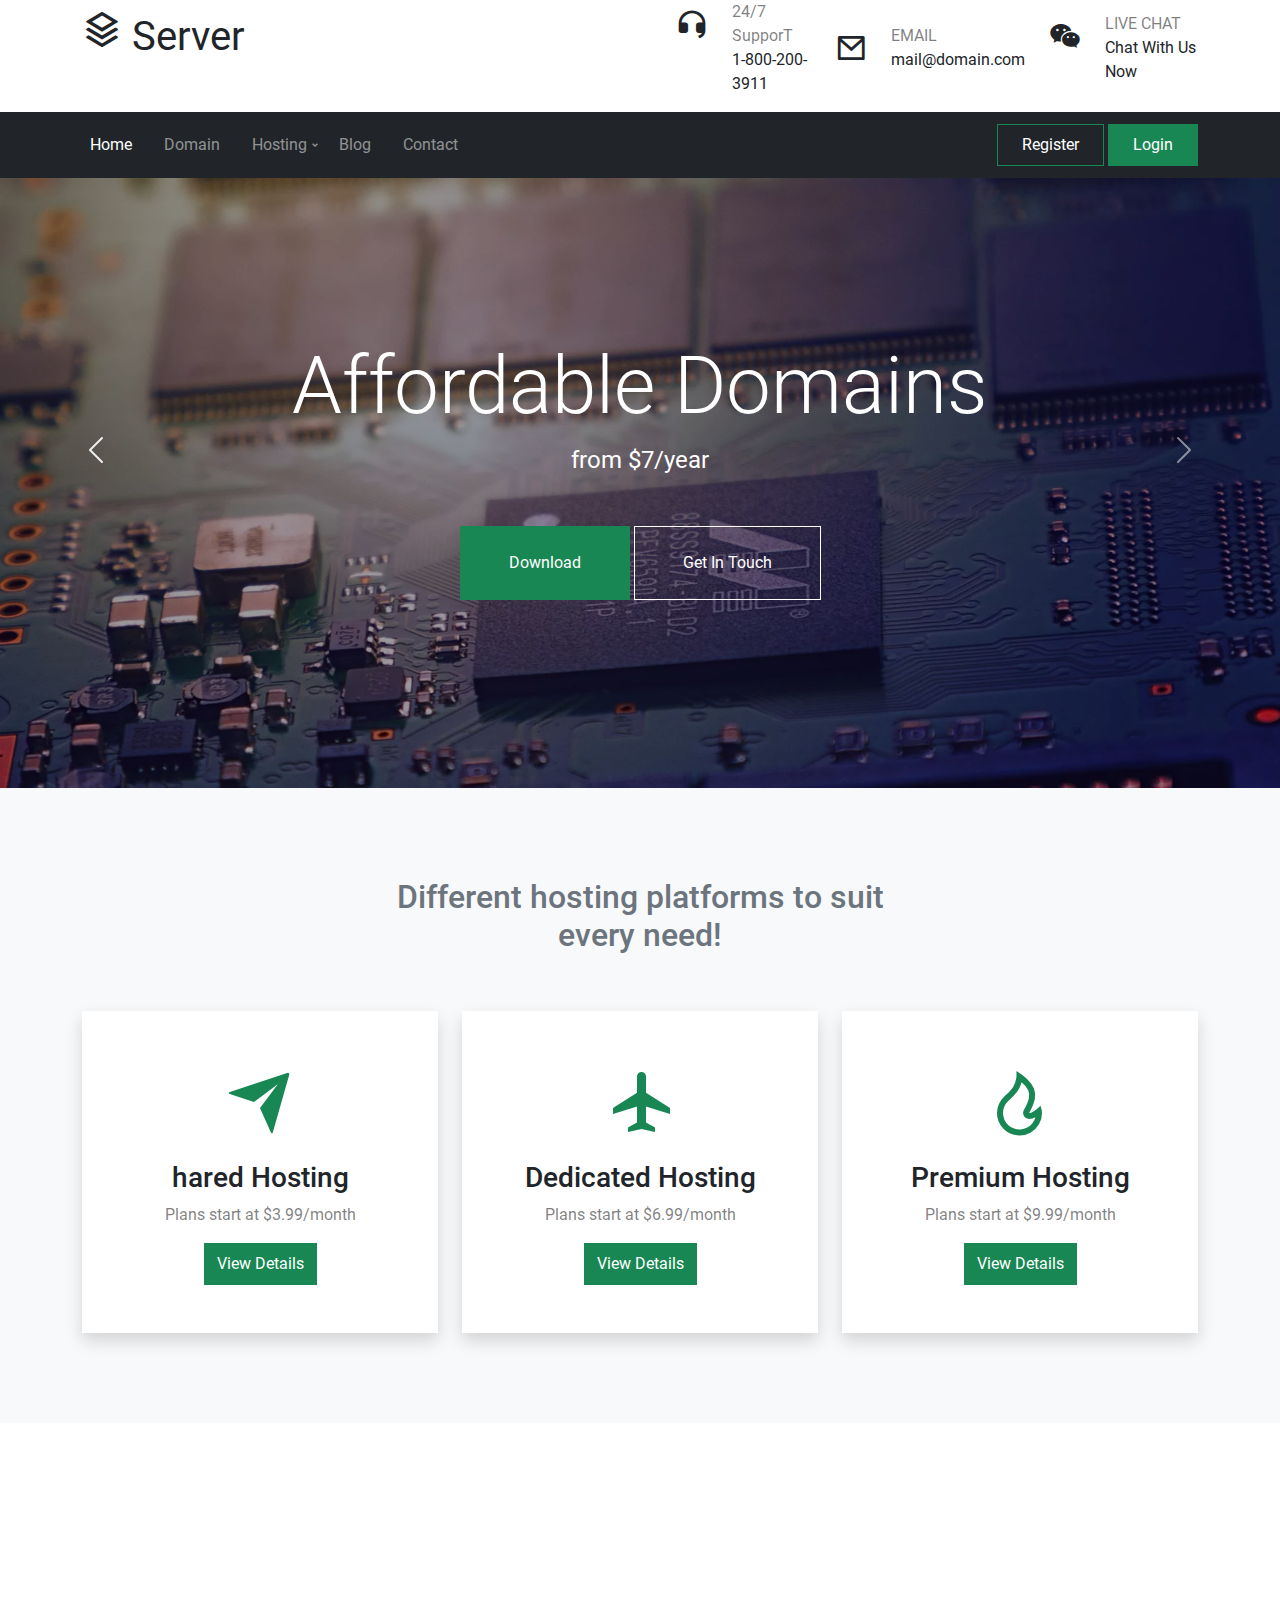
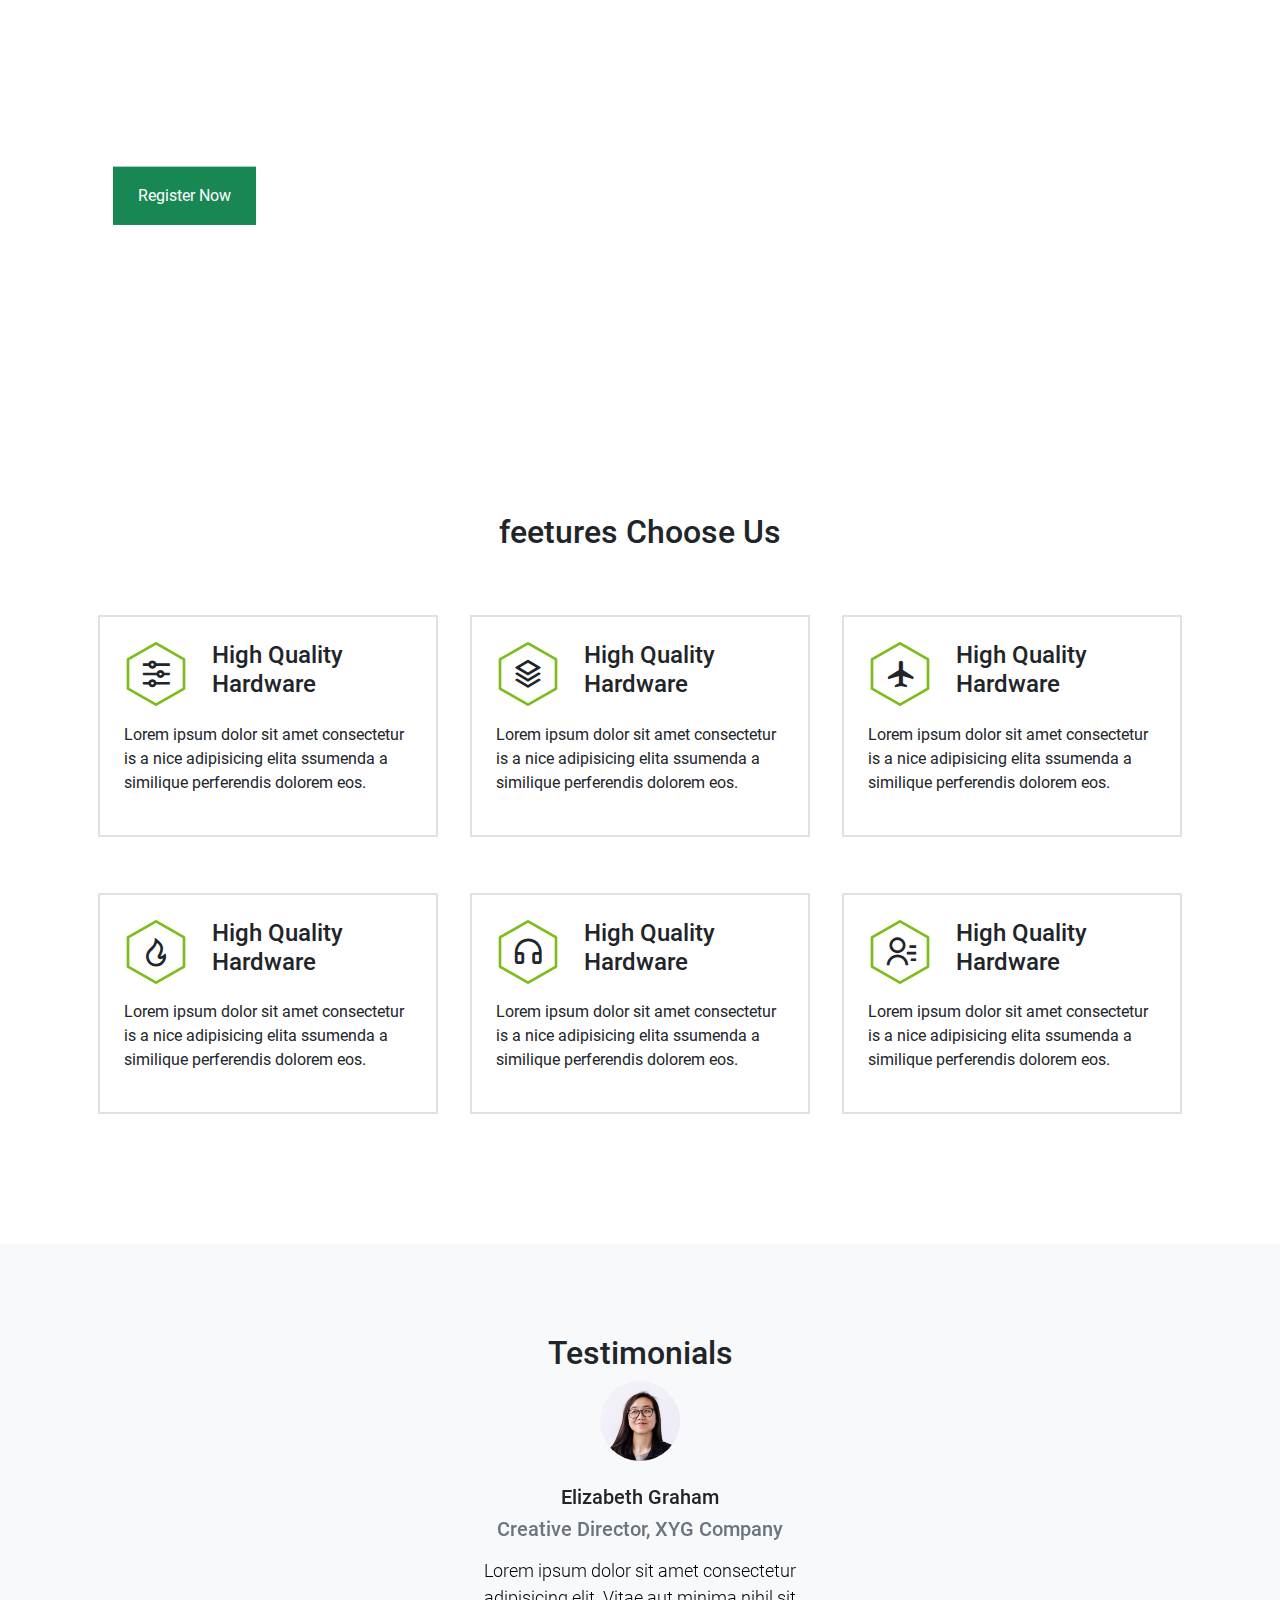
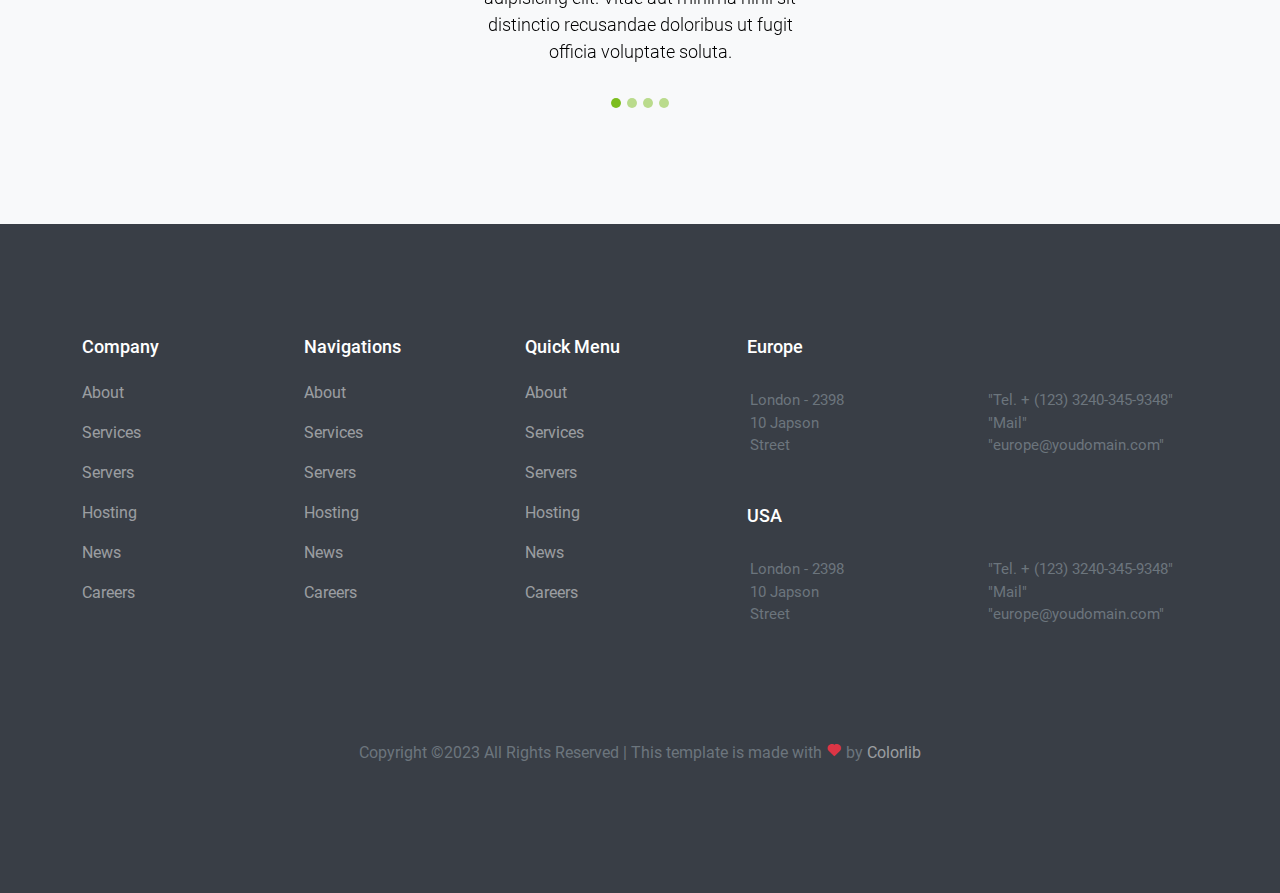
<file: 2522-boostrap/project1-bostrap/project/index.html>
<!DOCTYPE html>

<html>

<head>

    <meta charset="UTF-8">

    <meta name="viewport" content="width=device-width, initial-scale=1.0">

    <title>live project section</title>

    <link rel="stylesheet" href="remix/remixicon.css" type="text/css"/>

    <link rel="stylesheet" href="css/bootstrap.min.css" type="text/css"/>

    <link rel="stylesheet" href="fonts/stylesheet.css" type="text/css"/>

    <link rel="stylesheet" href="css/style.css" type="text/css"/>

</head>

<body>

    <!-- topbar-start -->

    <div class="topbar">

            <div class="container">

                <div class="row">

                    <div class="col-md-6">

                            <div class="topbar-icon">

                                <a href="javascript:void(0)" class="text-decoration-none text-dark fs-1">

                                    <span><i class="ri-stack-line"></i></span>

                                    <span>Server</span>

                                </a>

                            </div>

                     </div>

                     <div class="col-md-6">

                        <div class=" navbar-nav flex-row justify-content-end">

                            <ul class="list-unstyled d-flex align-items-center">

                                <li>

                                    <a href="javascript:void(0)" class="text-decoration-none text-dark ">

                                        <div class="topbar-item d-flex">

                                            <i class="ri-customer-service-fill fs-2 mx-4"></i>

                                            <div class="d-lg-block collapse navbar-collapse">

                                                <span class="d-block text-black-50">24/7 SupporT</span>

                                                <span>1-800-200-3911</span>

                                            </div>

                                        </div>

                                    </a> 

                                </li>

                                <li>

                                    <a href="javascript:void(0)" class="text-decoration-none text-dark ">

                                        <div class="topbar-item d-flex">

                                            <i class="ri-mail-line fs-2 mx-4"></i>

                                            <div class="d-lg-block collapse navbar-collapse">

                                                <span class="d-block text-black-50">EMAIL</span>

                                                <span>mail@domain.com</span>

                                            </div>

                                        </div>

                                    </a> 

                                </li>

                                <li>

                                    <a href="javascript:void(0)" class="text-decoration-none text-dark ">

                                        <div class="topbar-item d-flex">

                                            <i class="ri-wechat-fill fs-2 mx-4"></i>

                                            <div class="d-lg-block collapse navbar-collapse">

                                                <span class="d-block text-black-50">LIVE CHAT</span>

                                                <span>Chat With Us Now</span>

                                            </div>

                                        </div>

                                    </a> 

                                </li>

                            </ul>

                        </div>

                     </div>

                </div>

            </div>

            

    </div>

    <!-- topbar-end -->



    <!-- header-start -->

    <header class="navbar navbar-expand-lg bg-dark">

        <div class="container py-1">

            <button type="toggle" class="navbar-toggler text-white" data-bs-toggle="collapse" data-bs-target="javascript:void(0)menu">

                <i class="ri-menu-line"></i>

                <i class="ri-arrow-down-s-line"></i>

            </button>

            <div class="order-lg-1">

                <a href="javascript:void(0)" class="btn border-success rounded-0 px-4 py-2 text-white">Register</a>

                <a href="javascript:void(0)" class="btn btn-success rounded-0 px-4 py-2">Login</a>

            </div>

            <nav class="collapse navbar-collapse" id="menu">

                <ul class="list-unstyled navbar-nav">

                    <li><a href="javascript:void(0)" class="nav-link active text-white me-3 ">Home</a></li>

                    <li><a href="javascript:void(0)" class="nav-link text-white-50 me-3">Domain</a></li>

                    <li class="drop-menu"><a href="javascript:void(0)" class="nav-link me-2 text-white-50 me-3">Hosting <i class="ri-arrow-drop-down-line position-absolute"></i></a>

                        <ul class="drop list-unstyled">

                            <li><a href="#" class="nav-link">Shared Hosting</a></li>

                            <li><a href="#" class="nav-link">Dedicated Hosting</a></li>

                            <li><a href="#" class="nav-link">Premium Hosting</a></li>

                            <li><a href="#" class="nav-link">Cloud Hosting</a></li>

                            <li class="sub">

                                <a href="#" class="nav-link">Sub Menu <i class="ri-arrow-drop-down-line position-absolute"></i></a>

                                <ul class="list-unstyled sub-menu">

                                    <li><a href="#" class="nav-link">Menu One</a></li>

                                    <li><a href="#" class="nav-link">Menu Two</a></li>

                                    <li><a href="#" class="nav-link">Menu Three</a></li>

                                </ul>

                            </li>

                        </ul>

                    </li>

                    <li><a href="javascript:void(0)" class="nav-link text-white-50 me-3">Blog</a></li>

                    <li><a href="javascript:void(0)" class="nav-link text-white-50 me-3">Contact</a></li>

                </ul>

            </nav>

           

        </div>

    </header>

    <!-- header-end -->

    <main>

        <!-- banner-start -->

        <section>

            <div class="carousel slide carousel-fade" data-bs-ride="carousel" id="bnner">

                <div class="carousel-inner">

                    <div class="carousel-item active banner">

                        <img src="images/banner2.webp" title="banne2" alt="banner2" style="width: 100%; height: 610px;">

                        <div class="carousel-caption banner-item" style="height: 450px;">

                            <h2 class="display-1">Affordable Domains</h2>

                            <p class="fs-4 mb-5">from $7/year</p>

                            <a href="javascript:void(0)" class="btn btn-success px-5 py-4 rounded-0">Download</a>

                            <a href="javascript:void(0)" class="btn border-white text-white px-5 py-4 rounded-0">Get In Touch</a>

                        </div>

                    </div>  

                    <div class="carousel-item">

                        <img src="images/banner1.webp" title="banne1" alt="banner1" style="width: 100%; height: 610px;">

                        <div class="carousel-caption banner-item" style="height: 450px;">

                            <h2 class="display-1">Affordable Domains</h2>

                            <p class="fs-4 mb-5">from $7/year</p>

                            <a href="javascript:void(0)" class="btn btn-success px-5 py-4 rounded-0">Download</a>

                            <a href="javascript:void(0)" class="btn border-white text-white px-5 py-4 rounded-0">Get In Touch</a>

                        </div>

                    </div>  

                </div>

            </div>

            <button type="button" class="carousel-control-prev" data-bs-target="#bnner" data-bs-slide="prev">

                <span class="carousel-control-prev-icon" aria-hidden="true"></span>

            </button>

            <button type="button" class="carousel-control-next" data-bs-target="#bnner" data-bs-slide="next">

                <span class="carousel-control-next-icon" aria-hidden="true"></span>

            </button>



        </section>

        <!-- banner-end -->



        <!-- service-start -->

        <section class="space bg-light">

            <div class="container">

                <div class="service-title text-center d-flex justify-content-center">

                    <h2 class="text-secondary">Different hosting platforms to suit every need!</h2>

                </div>

                <div class="row">

                    <div class="col-lg-4 col-lg-4 mb-5 mb-lg-0">

                        <div class="service-item text-center bg-white px-5 py-5 shadow mt-5">

                            <i class="ri-send-plane-fill text-success display-2"></i>

                            <h3 class="mt-3">hared Hosting</h3>

                            <p class="text-black-50">Plans start at $3.99/month</p>

                            <a href="javascript:void(0)" class="btn btn-success rounded-0 px3 py-2">View Details</a>

                        </div>

                    </div>

                    <div class="col-lg-4 col-lg-4 mb-5 mb-lg-0">

                        <div class="service-item text-center bg-white px-5 py-5 shadow mt-5">

                            <i class="ri-plane-line text-success display-2"></i>

                            <h3 class="mt-3">Dedicated Hosting</h3>

                            <p class="text-black-50">Plans start at $6.99/month</p>

                            <a href="javascript:void(0)" class="btn btn-success rounded-0 px3 py-2">View Details</a>

                        </div>

                    </div>

                    <div class="col-lg-4 col-lg-4 mb-5 mb-lg-0">

                        <div class="service-item text-center bg-white px-5 py-5 shadow mt-5">

                            <i class="ri-fire-line text-success display-2"></i>

                            <h3 class="mt-3">Premium Hosting</h3>

                            <p class="text-black-50">Plans start at $9.99/month</p>

                            <a href="javascript:void(0)" class="btn btn-success rounded-0 px3 py-2">View Details</a>

                        </div>

                    </div>

                </div>

            </div>

        </section>

        <!-- service-end -->



        <!-- clients-start -->

        <section class="space client">

            <div class="container">

                <div class="col-md-7">

                    <div class="client-item text-white  top-50 end-50  translate-middle-y">

                        <h2 class="display-2">Satisfied Clients</h2>

                        <p class="fs-4 ">We are rated 4.99 / 5.00 (based on 4443 Reviews)</p>

                        <a href="javascript:void(0)" class="btn btn-success rounded-0 px-4 py-3">Register Now</a>

                    </div>

                </div>

            </div>

        </section>

        <!-- clients-end -->



        <!-- feetures-start -->

        <section class="space">

            <div class="container">

                <div class="feetures-title text-center mb-5">

                    <h2>feetures Choose Us</h2>

                </div>

                <div class="d-flex flex-wrap">

                    <div class="col-md-6 col-lg-4 mb-5 mb-lg-4">

                        <div class="feetures-us border border-2 p-4 m-3">

                            <div class="feetures-head d-flex align-items-center">

                                <div class="feetures-icon position-relative">

                                    <img src="images/hexagon-2.png" alt="feetures-us" title="feetures-us" class="position-absolute top-50 start-50 translate-middle feetures-hover">

                                    <img src="images/hexagon.png" alt="feetures-us" title="wh-us">

                                    <i class="ri-equalizer-line fs-2 position-absolute top-50 start-50 translate-middle"></i>

                                </div>

                                <h4 class="ms-4">High Quality<br /> Hardware</h4>

                            </div>

                            <div class="feetures-item mt-3">

                                <p>Lorem ipsum dolor sit amet consectetur is a nice adipisicing elita ssumenda a

                                    similique perferendis dolorem eos.</p>

                            </div>

                        </div>

                    </div>

                    <div class="col-md-6 col-lg-4 mb-5 mb-lg-4">

                        <div class="feetures-us border border-2 p-4 m-3">

                            <div class="feetures-head d-flex align-items-center">

                                <div class="feetures-icon position-relative">

                                    <img src="images/hexagon-2.png" alt="feetures-us" title="feetures-us" class="position-absolute top-50 start-50 translate-middle feetures-hover">

                                    <img src="images/hexagon.png" alt="feetures-us" title="wh-us">

                                    <i class="ri-stack-line fs-2 position-absolute top-50 start-50 translate-middle"></i>

                                </div>

                                <h4 class="ms-4">High Quality<br /> Hardware</h4>

                            </div>

                            <div class="feetures-item mt-3">

                                <p>Lorem ipsum dolor sit amet consectetur is a nice adipisicing elita ssumenda a

                                    similique perferendis dolorem eos.</p>

                            </div>

                        </div>

                    </div>

                    <div class="col-md-6 col-lg-4 mb-5 mb-lg-4">

                        <div class="feetures-us border border-2 p-4 m-3">

                            <div class="feetures-head d-flex align-items-center">

                                <div class="feetures-icon position-relative">

                                    <img src="images/hexagon-2.png" alt="feetures-us" title="feetures-us" class="position-absolute top-50 start-50 translate-middle feetures-hover">

                                    <img src="images/hexagon.png" alt="feetures-us" title="wh-us">

                                    <i class="ri-plane-fill fs-2 position-absolute top-50 start-50 translate-middle"></i>

                                </div>

                                <h4 class="ms-4">High Quality<br /> Hardware</h4>

                            </div>

                            <div class="feetures-item mt-3">

                                <p>Lorem ipsum dolor sit amet consectetur is a nice adipisicing elita ssumenda a

                                    similique perferendis dolorem eos.</p>

                            </div>

                        </div>

                    </div>

                    <div class="col-md-6 col-lg-4 mb-5 mb-lg-4">

                        <div class="feetures-us border border-2 p-4 m-3">

                            <div class="feetures-head d-flex align-items-center">

                                <div class="feetures-icon position-relative">

                                    <img src="images/hexagon-2.png" alt="feetures-us" title="feetures-us" class="position-absolute top-50 start-50 translate-middle feetures-hover">

                                    <img src="images/hexagon.png" alt="feetures-us" title="wh-us">

                                    <i class="ri-fire-line fs-2 position-absolute top-50 start-50 translate-middle"></i>

                                </div>

                                <h4 class="ms-4">High Quality<br /> Hardware</h4>

                            </div>

                            <div class="feetures-item mt-3">

                                <p>Lorem ipsum dolor sit amet consectetur is a nice adipisicing elita ssumenda a

                                    similique perferendis dolorem eos.</p>

                            </div>

                        </div>

                    </div>

                    <div class="col-md-6 col-lg-4 mb-5 mb-lg-4">

                        <div class="feetures-us border border-2 p-4 m-3">

                            <div class="feetures-head d-flex align-items-center">

                                <div class="feetures-icon position-relative">

                                    <img src="images/hexagon-2.png" alt="feetures-us" title="feetures-us" class="position-absolute top-50 start-50 translate-middle feetures-hover">

                                    <img src="images/hexagon.png" alt="feetures-us" title="wh-us">

                                    <i class="ri-headphone-line fs-2 position-absolute top-50 start-50 translate-middle"></i>

                                </div>

                                <h4 class="ms-4">High Quality<br /> Hardware</h4>

                            </div>

                            <div class="feetures-item mt-3">

                                <p>Lorem ipsum dolor sit amet consectetur is a nice adipisicing elita ssumenda a

                                    similique perferendis dolorem eos.</p>

                            </div>

                        </div>

                    </div>

                    <div class="col-md-6 col-lg-4 mb-5 mb-lg-4">

                        <div class="feetures-us border border-2 p-4 m-3">

                            <div class="feetures-head d-flex align-items-center">

                                <div class="feetures-icon position-relative">

                                    <img src="images/hexagon-2.png" alt="feetures-us" title="feetures-us" class="position-absolute top-50 start-50 translate-middle feetures-hover">

                                    <img src="images/hexagon.png" alt="feetures-us" title="wh-us">

                                    <i class="ri-contacts-line fs-2 position-absolute top-50 start-50 translate-middle"></i>

                                </div>

                                <h4 class="ms-4">High Quality<br /> Hardware</h4>

                            </div>

                            <div class="feetures-item mt-3">

                                <p>Lorem ipsum dolor sit amet consectetur is a nice adipisicing elita ssumenda a

                                    similique perferendis dolorem eos.</p>

                            </div>

                        </div>

                    </div>

                </div>

            </div>

        </section>

        <!-- feetures-end -->

        

        <!-- reviews-start -->

        <section class="space bg-light">

            <div class="container">

                <div class="review-titile text-center">

                    <h2>Testimonials</h2>

                </div>

                <div class="carousel slide" data-bs-ride="carousel" id="Review">

                    <div class="carousel-indicators">

                        <button type="button" data-bs-target="javascript:void(0)Review" data-bs-slide-to="0" class="active"></button>

                        <button type="button" data-bs-target="javascript:void(0)Review" data-bs-slide-to="1"></button>

                        <button type="button" data-bs-target="javascript:void(0)Review" data-bs-slide-to="2"></button>

                        <button type="button" data-bs-target="javascript:void(0)Review" data-bs-slide-to="3"></button>

                    </div>

                    <div class="carousel-inner">

                        <div class="carousel-item active text-center">

                            <img src="images/p1.webp" alt="p1" title="p1" width="80px" class="rounded-circle">

                            <h3 class="fs-5 mt-4">Elizabeth Graham</h3>

                            <h5 class="text-secondary">Creative Director, XYG Company</h5>

                            <p class="mt-3 text-black  lh-base Review-contain text-center ">Lorem ipsum dolor sit amet consectetur adipisicing

                                elit. Vitae aut minima nihil sit distinctio recusandae doloribus ut fugit officia

                                voluptate soluta. </p>

                        </div>

                        <div class="carousel-item text-center">

                            <img src="images/p2.webp" alt="p2" title="p2" width="80px" class="rounded-circle">

                            <h3 class="fs-5 mt-4">Elizabeth Graham</h3>

                            <h5 class="text-secondary">Creative Director, XYG Company</h5>

                            <p class="mt-3 text-black  lh-base Review-contain text-center">Lorem ipsum dolor sit amet consectetur adipisicing

                                elit. Vitae aut minima nihil sit distinctio recusandae doloribus ut fugit officia

                                voluptate soluta. </p>

                        </div>

                        <div class="carousel-item text-center">

                            <img src="images/p1.webp" alt="p1" title="p1" width="80px" class="rounded-circle">

                            <h3 class="fs-5 mt-4">Elizabeth Graham</h3>

                            <h5 class="text-secondary">Creative Director, XYG Company</h5>

                            <p class="mt-3 text-black  lh-base Review-contain text-center">Lorem ipsum dolor sit amet consectetur adipisicing

                                elit. Vitae aut minima nihil sit distinctio recusandae doloribus ut fugit officia

                                voluptate soluta. </p>

                        </div>

                        <div class="carousel-item text-center">

                            <img src="images/p2.webp" alt="p2" title="p2" width="80px" class="rounded-circle">

                            <h3 class="fs-5 mt-4">Elizabeth Graham</h3>

                            <h5 class="text-secondary">Creative Director, XYG Company</h5>

                            <p class="mt-3 text-black  lh-base Review-contain text-center">Lorem ipsum dolor sit amet consectetur adipisicing

                                elit. Vitae aut minima nihil sit distinctio recusandae doloribus ut fugit officia

                                voluptate soluta. </p>

                        </div>

                    </div>

                </div>

            </div>

        </section>

        <!-- reviews-end -->

    </main>



    <!-- footer-start -->

    <footer class="footer ">

        <div class="container">

            <div class="row">

                <div class="col-lg-7">

                    <div class="row">

                        <div class="col-6 col-md-4 col-lg-4 mb-5 mb-lg-0">

                            <div class="footer-1-heading text-white">

                                <h3>Company</h3>

                            </div>

                                <div class="footer-1-item">

                                    <ul class="list-unstyled mt-4">

                                        <li class="mb-3 "><a href="javascript:void(0)" class="text-decoration-none text-white-50 ">About</a></li>

                                        <li class="mb-3 "><a href="javascript:void(0)" class="text-decoration-none text-white-50 ">Services</a></li>

                                        <li class="mb-3 "><a href="javascript:void(0)" class="text-decoration-none text-white-50 ">Servers</a></li>

                                        <li class="mb-3 "><a href="javascript:void(0)" class="text-decoration-none text-white-50 ">Hosting</a></li>

                                        <li class="mb-3 "><a href="javascript:void(0)" class="text-decoration-none text-white-50 ">News</a></li>

                                        <li class="mb-3 "><a href="javascript:void(0)" class="text-decoration-none text-white-50 ">Careers</a></li>

                                    </ul>

                                </div>

                        </div>

                        <div class="col-6 col-md-4 col-lg-4 mb-5 mb-lg-0">

                            <div class="footer-1-heading text-white">

                                <h3>Navigations</h3>

                            </div>

                                <div class="footer-1-item">

                                    <ul class="list-unstyled mt-4">

                                        <li class="mb-3"><a href="javascript:void(0)" class="text-decoration-none text-white-50 ">About</a></li>

                                        <li class="mb-3"><a href="javascript:void(0)" class="text-decoration-none text-white-50 ">Services</a></li>

                                        <li class="mb-3"><a href="javascript:void(0)" class="text-decoration-none text-white-50 ">Servers</a></li>

                                        <li class="mb-3"><a href="javascript:void(0)" class="text-decoration-none text-white-50 ">Hosting</a></li>

                                        <li class="mb-3"><a href="javascript:void(0)" class="text-decoration-none text-white-50 ">News</a></li>

                                        <li class="mb-3"><a href="javascript:void(0)" class="text-decoration-none text-white-50 ">Careers</a></li>

                                    </ul>

                                </div>

                        </div>

                        <div class="col-6 col-md-4 col-lg-4 mb-5 mb-lg-0">

                            <div class="footer-1-heading text-white">

                                <h3>Quick Menu</h3>

                            </div>

                                <div class="footer-1-item">

                                    <ul class="list-unstyled mt-4">

                                        <li class="mb-3"><a href="javascript:void(0)" class="text-decoration-none text-white-50 ">About</a></li>

                                        <li class="mb-3"><a href="javascript:void(0)" class="text-decoration-none text-white-50 ">Services</a></li>

                                        <li class="mb-3"><a href="javascript:void(0)" class="text-decoration-none text-white-50 ">Servers</a></li>

                                        <li class="mb-3"><a href="javascript:void(0)" class="text-decoration-none text-white-50 ">Hosting</a></li>

                                        <li class="mb-3"><a href="javascript:void(0)" class="text-decoration-none text-white-50 ">News</a></li>

                                        <li class="mb-3"><a href="javascript:void(0)" class="text-decoration-none text-white-50 ">Careers</a></li>

                                    </ul>

                                </div>

                        </div>

                    </div>

                </div>

                <div class="col-lg-5">

                    <div class="row">

                        <div class="col-md-12">

                            <div class="footer-2-heading text-white">

                                <h3>Europe</h3>

                            </div>

                        </div>

                        <div class="col-md-6">

                            <div class="footer-2-item mb-5 mt-4">

                                <p class="text-secondary  w-50 h-25">London - 2398  10 Japson Street</p>

                            </div>

                        </div>

                        <div class="col-md-6">

                            <div class="footer-2-item mb-5 mt-4">

                                <p class="text-secondary">"Tel. + (123) 3240-345-9348"

                                 "Mail"

                                 <br/>

                                 "europe@youdomain.com"

                                </p>

                            </div>

                        </div>

                    </div>

                    <div class="row">

                        <div class="col-md-12">

                            <div class="footer-3-heading text-white ">

                                <h3>USA</h3>

                            </div>

                        </div>

                        <div class="col-md-6">

                            <div class="footer-3-item mt-4">

                                <p class="text-secondary w-50 h-25">London - 2398  10 Japson Street</p>

                            </div>

                        </div>

                        <div class="col-md-6">

                            <div class="footer-3-item mt-4">

                                <p class="text-secondary">"Tel. + (123) 3240-345-9348"

                                 "Mail"

                                 "europe@youdomain.com"

                                </p>

                            </div>

                        </div>

                    </div>

                </div>

            </div>

            <div class="footer-4-item text-center mt-5 pt-5">

                <p class="text-secondary">Copyright &copy;2023 All Rights Reserved | This template is made with <i

                    class="ri-heart-fill text-danger"></i> by <a href="javascript:void(0)"

                    class="text-decoration-none text-white-50 footer-a d-inline">Colorlib</a></p>

            </div>

        </div>

    </footer>

    <!-- footer-end -->

    <script src="js/bootstrap.bundle.min.js" type="text/javascript"></script>

</body>

</html>
</file>
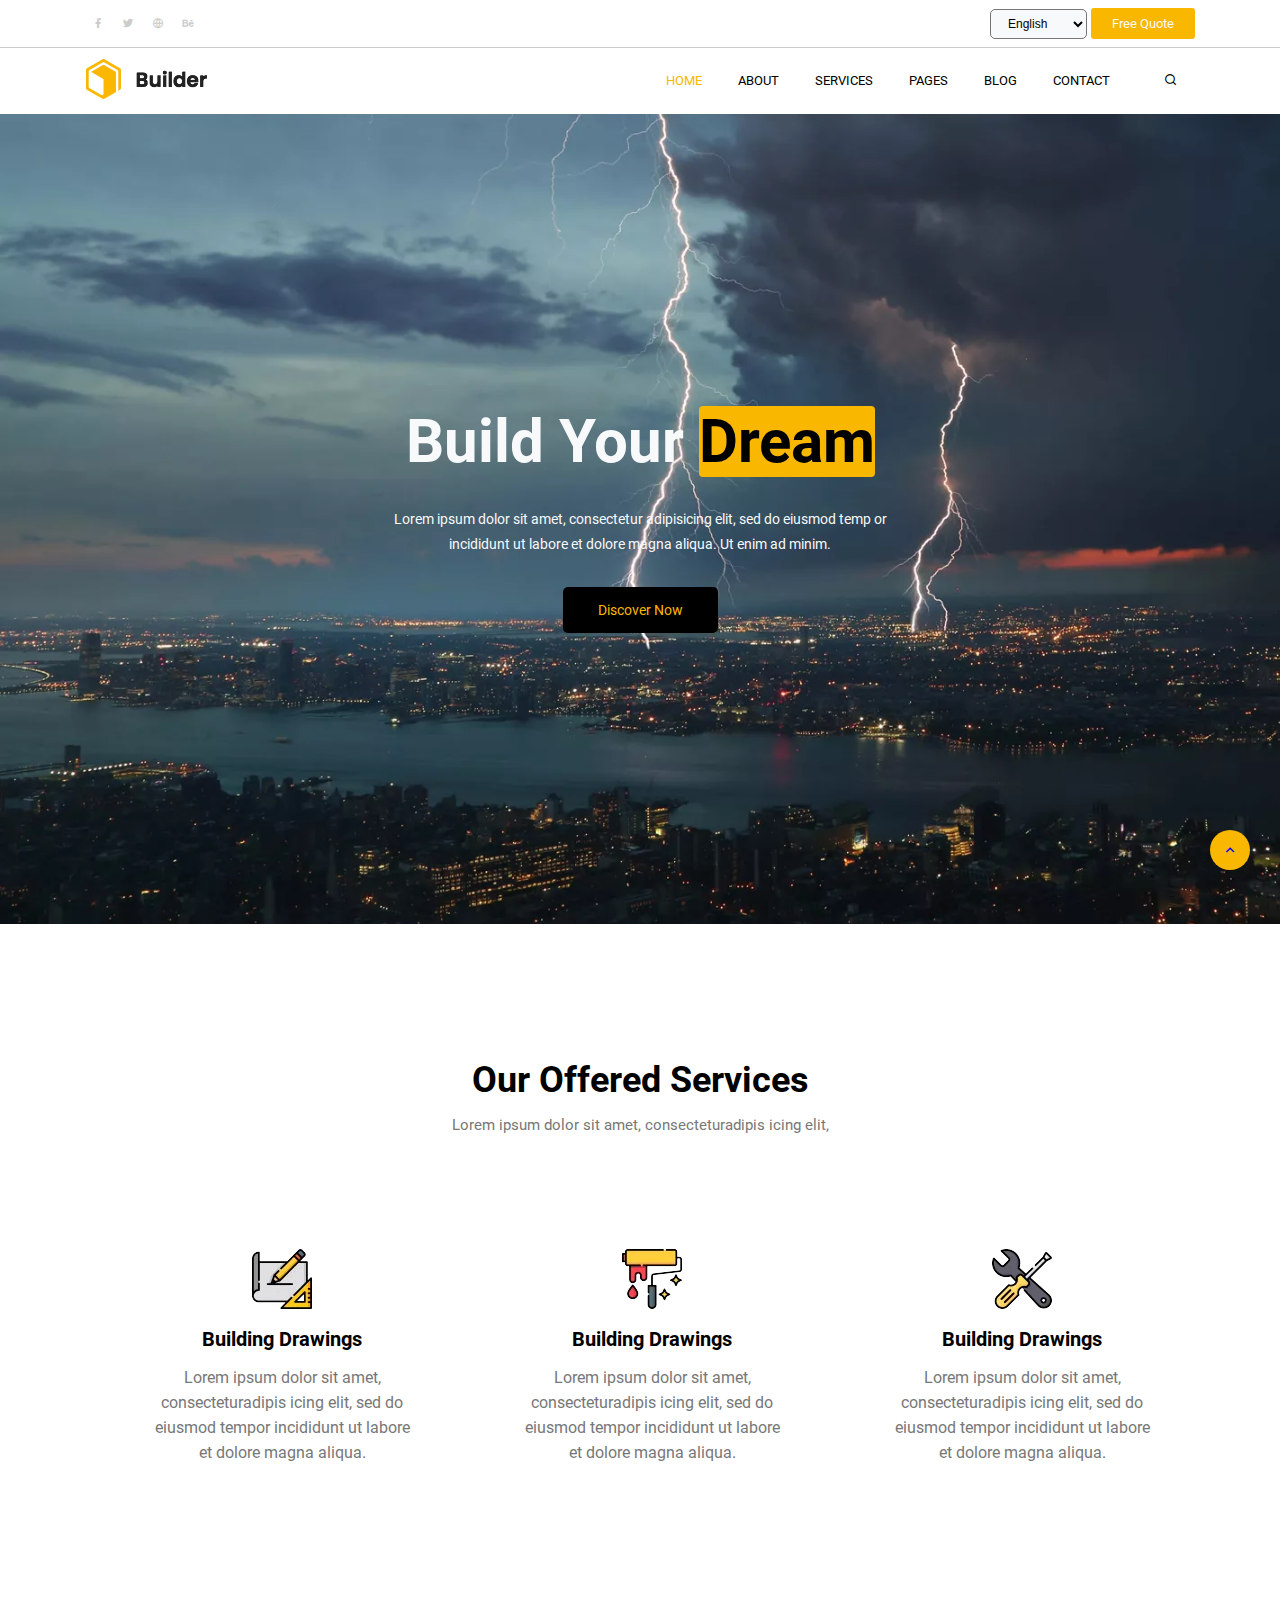
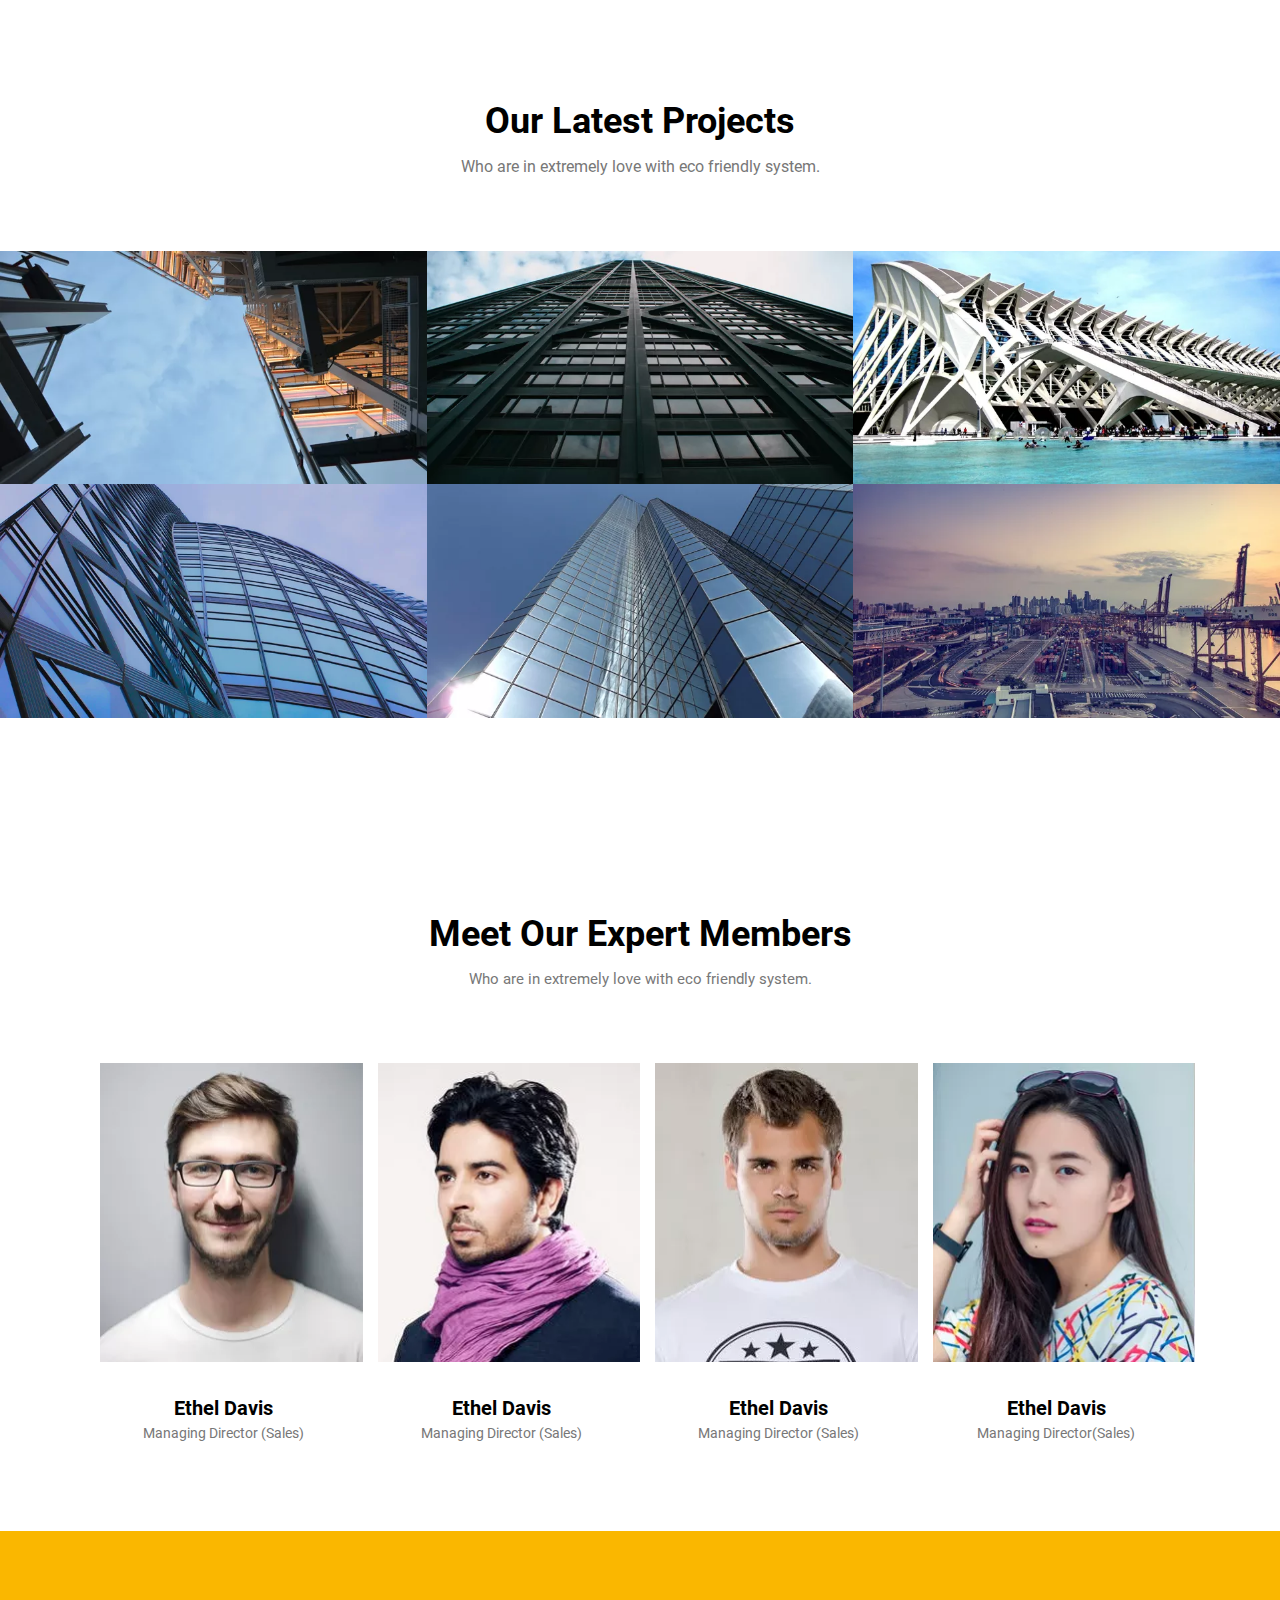
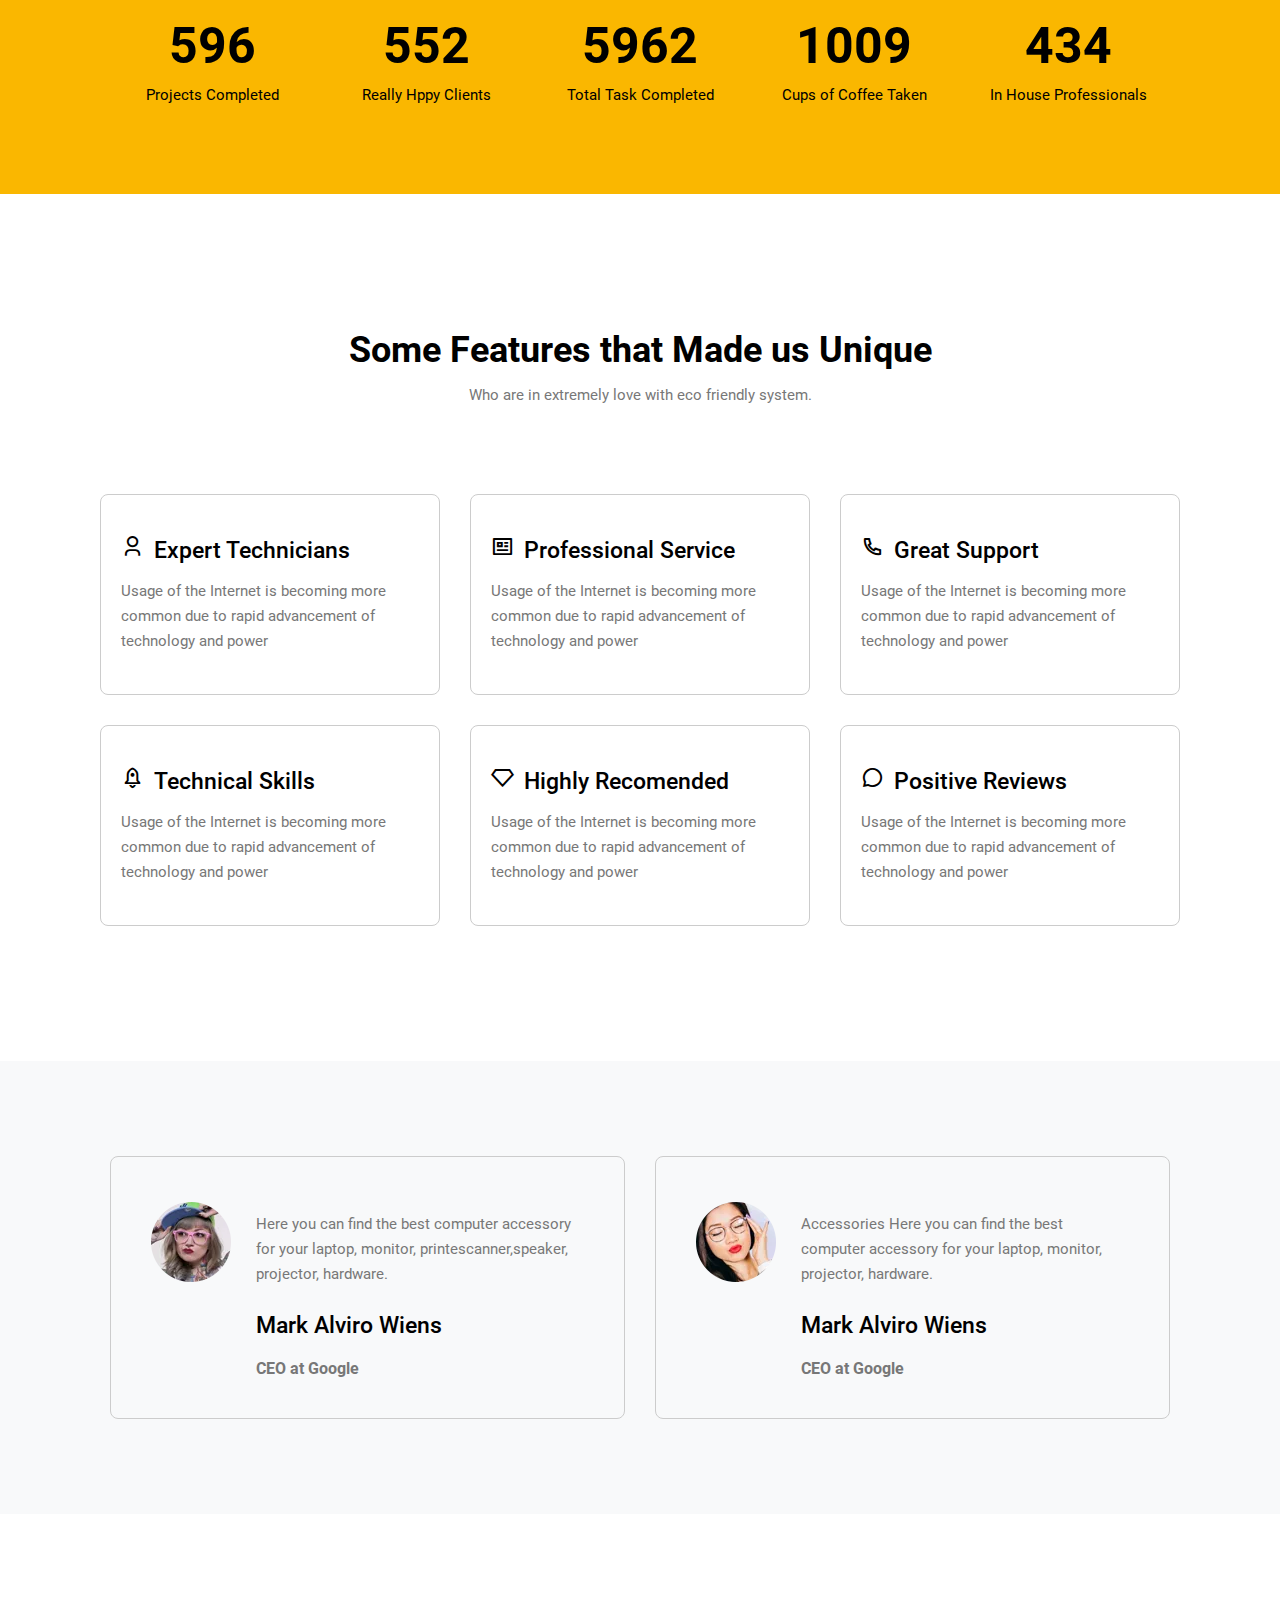
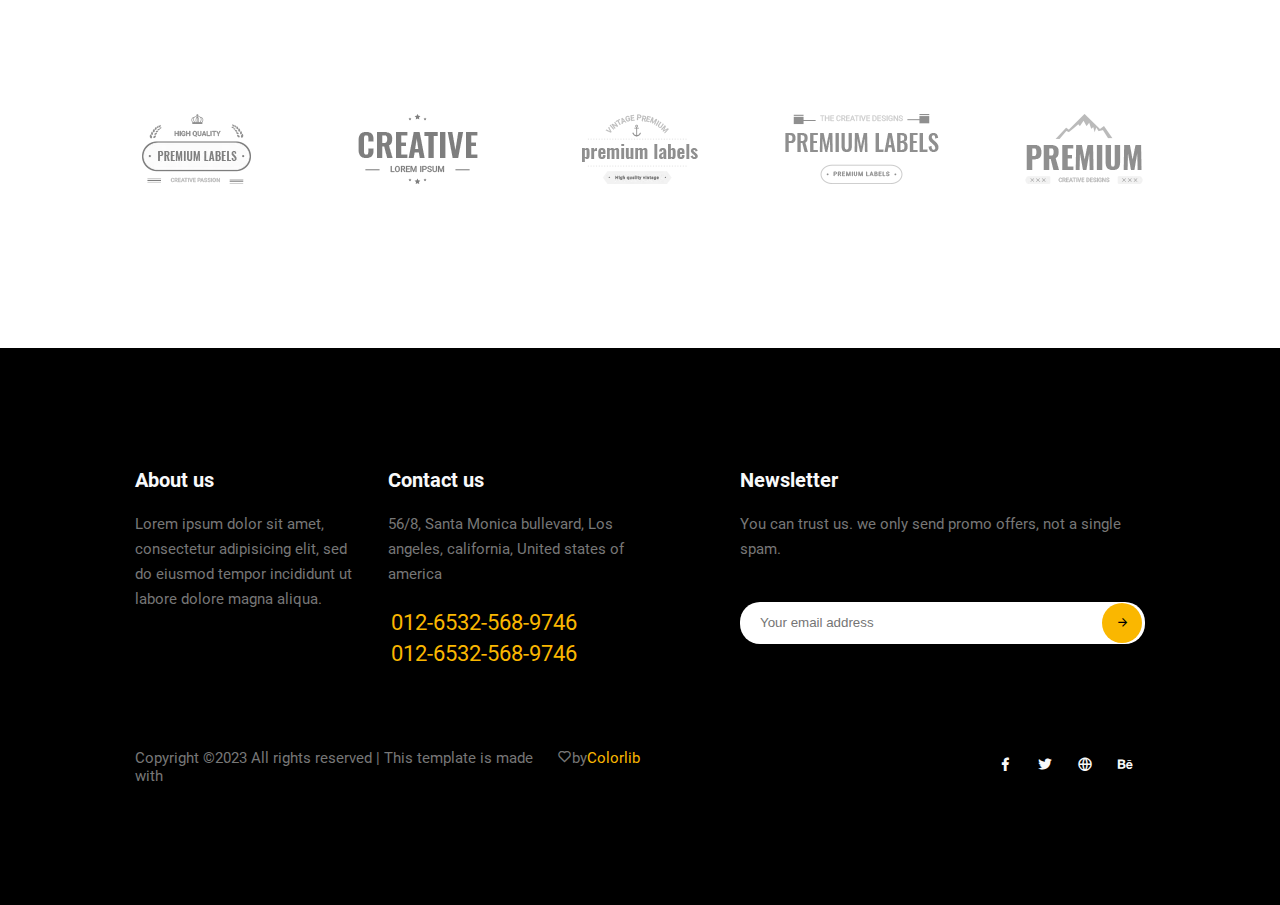
<file: 2522-laksh-css/min _ max/laksh-max/index.html>
<!DOCTYPE html>
<html>
<head>
    <meta charset="UTF-8">
    <meta name="viewport" content="width=device-width, initial-scale=1.0">
    <title>css project</title>
    <link rel="stylesheet" href="remix/remixicon.css" type="text/css" />
    <link rel="stylesheet" href="fonts/stylesheet.css" type="text/css" />
    <link rel="stylesheet" href="css/style.css" type="text/css"/>
    <link rel="stylesheet" href="css/max.css" type="text/css"/>
</head>

<body>

    <!-- topbar-start -->
    <div class="topbar">
        <div class="container">
            <div class="d-flex justify-between align-center">
                <div class="social">
                    <a href="javscript:void(0)"><i class="ri-facebook-fill"></i></a>
                    <a href="javscript:void(0)"><i class="ri-twitter-fill"></i></a>
                    <a href="javscript:void(0)"><i class="ri-global-line"></i></a>
                    <a href="javscript:void(0)"><i class="ri-behance-fill"></i></a>
                </div>
                <div>
                    <select class="lan">
                        <option>English</option>
                        <option>BANGLA</option>
                        <option>INDIAN</option>
                        <option>ANS</option>
                    </select>
                    <a class="btn" href="javscript:void(0)">Free Quote</a>
                </div>
            </div>
        </div>
    </div>
    <!-- topbar-end -->

    <!-- header-start> -->
    <header>
        <div class="container">
            <div class="d-flex justify-between align-center">
                <div>
                    <img src="images/logo.webp" type="logo" alt="logo">
                </div>
                <nav class="d-flex align-center">
                    <ul class="d-flex justify-between">
                        <li><a href="javscript:void(0)">HOME</a></li>
                        <li><a href="javscript:void(0)">ABOUT</a></li>
                        <li><a href="javscript:void(0)">SERVICES</a></li>
                        <li class="dropdown">
                            <a href="javscript:void(0)">PAGES</a>
                            <div class="dropdown-menu">
                                <ul>
                                    <li><a href="javscript:void(0)">PROJECTS</a></li>
                                    <li><a href="javscript:void(0)">ELEMENTS</a></li>
                                </ul>
                            </div>
                        </li>
                        <li class="dropdown">
                            <a href="javscript:void(0)">BLOG</a>
                            <div class="dropdown-menu">
                                <ul>
                                    <li><a href="javscript:void(0)">BLOG</a></li>
                                    <li><a href="javscript:void(0)">BLOG DETAILS</a></li>
                                </ul>
                            </div>
                        </li>
                        <li><a href="javscript:void(0)">CONTACT</a></li>
                        <li class="icon">
                            <a href="javscript:void(0)"><i class="ri-search-line"></i></a>
                        </li>
                    </ul>
                </nav>
                <a href="javscript:void(0)" class="toggle"><i class="ri-menu-line"></i></a>
            </div>
        </div>
    </header>
    <!-- header-end -->

    <main>
        <!-- banner-start -->
        <section class="banner">
            <div class="container">
                <div class="banner-content d-flex justify-center align-center   ">

                    <h1>Build Your<span>Dream</span></h1>
                    <p>Lorem ipsum dolor sit amet, consectetur adipisicing elit, sed do eiusmod temp or incididunt ut
                        labore et dolore magna aliqua. Ut enim ad minim.
                    </p>
                    <a href="javscript:void(0)" class="btn">Discover Now</a>
                </div>
            </div>
        </section>
        <!-- banner-end -->

        <!-- service-start -->
        <section class="py">
            <div class="container">
                <div class="services">
                    <div class="service-title text-center ">
                        <h2>Our Offered Services</h2>
                        <p>Lorem ipsum dolor sit amet, consecteturadipis icing elit,</p>
                    </div>
                </div>
                <div class="row">
                    <div class="w-3 w-md-2 w-xs-1 ">
                        <div class="service-itms text-center">
                            <div class="service-img">
                                <img src="images/s1.webp" title="s1" alt="s1"/>
                            </div>
                            <h3>Building Drawings</h3>
                            <p>Lorem ipsum dolor sit amet, consecteturadipis icing elit, sed do eiusmod tempor
                                incididunt ut labore et dolore magna aliqua.</p>
                        </div>
                    </div>
                    <div class="w-3 w-md-2 w-xs-1 ">
                        <div class="service-itms text-center">
                            <div class="service-img">
                                <img src="images/s2.webp" title="s2" alt="s2"/>
                            </div>
                            <h3>Building Drawings</h3>
                            <p>Lorem ipsum dolor sit amet, consecteturadipis icing elit, sed do eiusmod tempor
                                incididunt ut labore et dolore magna aliqua.</p>
                        </div>
                    </div>
                    <div class="w-3 w-md-2 w-xs-1 ">
                        <div class="service-itms text-center">
                            <div class="service-img">
                                <img src="images/s3.webp" title="s3" alt="s3"/>
                            </div>
                            <h3>Building Drawings</h3>
                            <p>Lorem ipsum dolor sit amet, consecteturadipis icing elit, sed do eiusmod tempor
                                incididunt ut labore et dolore magna aliqua.</p>
                        </div>
                    </div>
                </div>
            </div>
        </section>
        <!-- service-end -->

        <!-- project-strat -->
        <section class="py">
            <div class="contatainer">
                <div class="project-title text-center ">
                    <h2>Our Latest Projects</h2>
                    <p>Who are in extremely love with eco friendly system.</p>
                </div>
            </div>
            <div class="row">
                <div class="w-3 w-md-2 w-xs-1">
                    <div class="project-items">
                        <div class="project-overlay d-flex align-center">
                            <h4>Alex Complex for Residence</h4>
                            <p>LCD screens are uniquely modern in style, and the liquid crystals that make them work
                                have allowed humanity to create slimmer.</p>
                        </div>
                        <div class="projet-img">
                            <img src="images/p1.webp" title="p1" alt="p1">
                        </div>
                    </div>
                </div>
                <div class="w-3 w-md-2 w-xs-1">
                    <div class="project-items">
                        <div class="project-overlay d-flex align-center">
                            <h4>Alex Complex for Residence</h4>
                            <p>LCD screens are uniquely modern in style, and the liquid crystals that make them work
                                have allowed humanity to create slimmer.</p>
                        </div>
                        <div class="projet-img">
                            <img src="images/p2.webp" title="p2" alt="p2">
                        </div>
                    </div>
                </div>
                <div class="w-3 w-md-2 w-xs-1">
                    <div class="project-items">
                        <div class="project-overlay d-flex align-center">
                            <h4>Alex Complex for Residence</h4>
                            <p>LCD screens are uniquely modern in style, and the liquid crystals that make them work
                                have allowed humanity to create slimmer.</p>
                        </div>
                        <div class="projet-img">
                            <img src="images/p3.webp" title="p3" alt="p3">
                        </div>
                    </div>
                </div>
                <div class="w-3 w-md-2 w-xs-1">
                    <div class="project-items">
                        <div class="project-overlay d-flex align-center">
                            <h4>Alex Complex for Residence</h4>
                            <p>LCD screens are uniquely modern in style, and the liquid crystals that make them work
                                have allowed humanity to create slimmer.</p>
                        </div>
                        <div class="projet-img">
                            <img src="images/p4.webp" title="p4" alt="p4">
                        </div>
                    </div>
                </div>
                <div class="w-3 w-md-2 w-xs-1">
                    <div class="project-items">
                        <div class="project-overlay d-flex align-center">
                            <h4>Alex Complex for Residence</h4>
                            <p>LCD screens are uniquely modern in style, and the liquid crystals that make them work
                                have allowed humanity to create slimmer.</p>
                        </div>
                        <div class="projet-img">
                            <img src="images/p5.webp" title="p5" alt="p5">
                        </div>
                    </div>
                </div>
                <div class="w-3 w-md-2 w-xs-1">
                    <div class="project-items">
                        <div class="project-overlay d-flex align-center">
                            <h4>Alex Complex for Residence</h4>
                            <p>LCD screens are uniquely modern in style, and the liquid crystals that make them work
                                have allowed humanity to create slimmer.</p>
                        </div>
                        <div class="projet-img">
                            <img src="images/p6.webp" title="p6" alt="p6">
                        </div>
                    </div>
                </div>
            </div>
        </section>
        <!-- project-end -->

        <!-- tem-member-strat -->
        <section class="py">
            <div class="container">
                <div class=" tem-title text-center">
                    <h2>Meet Our Expert Members</h2>
                    <p>Who are in extremely love with eco friendly system.</p>
                </div>
                <div class="row">
                    <div class="w-4 w-md-2 w-xs-1">
                        <div class="tem-items">
                            <div class="tem-img">
                                <img src="images/m1.webp" title="m1" alt="m1" width="100%">
                                <div class="tem-overlay">
                                    <a href="javscript:void(0)"><i class="ri-facebook-fill"></i></a>
                                    <a href="javscript:void(0)"><i class="ri-twitter-line"></i></a>
                                    <a href="javscript:void(0)"><i class="ri-linkedin-fill"></i></a>
                                </div>
                            </div>
                            <div class="tem-contant text-center">
                                <h4>Ethel Davis</h4>
                                <p>Managing Director (Sales)</p>
                            </div>
                        </div>
                    </div>
                    <div class="w-4 w-md-2 w-xs-1">
                        <div class="tem-items">

                            <div class="tem-img">
                                <img src="images/m2.webp" title="m2" alt="m2" width="100%">
                                <div class="tem-overlay">
                                    <a href="javscript:void(0)"><i class="ri-facebook-fill"></i></a>
                                    <a href="javscript:void(0)"><i class="ri-twitter-line"></i></a>
                                    <a href="javscript:void(0)"><i class="ri-linkedin-fill"></i></a>
                                </div>
                            </div>
                            <div class="tem-contant text-center">
                                <h4>Ethel Davis</h4>
                                <p>Managing Director (Sales)</p>
                            </div>
                        </div>

                    </div>
                    <div class="w-4 w-md-2 w-xs-1">
                        <div class="tem-items">

                            <div class="tem-img">
                                <img src="images/m3.webp" title="m3" alt="m3" width="100%">
                                <div class="tem-overlay">
                                    <a href="javscript:void(0)"><i class="ri-facebook-fill"></i></a>
                                    <a href="javscript:void(0)"><i class="ri-twitter-line"></i></a>
                                    <a href="javscript:void(0)"><i class="ri-linkedin-fill"></i></a>
                                </div>
                            </div>
                            <div class="tem-contant text-center">
                                <h4>Ethel Davis</h4>
                                <p>Managing Director (Sales)</p>
                            </div>
                        </div>

                    </div>
                    <div class="w-4 w-md-2 w-xs-1">
                        <div class="tem-items">

                            <div class="tem-img">
                                <img src="images/m4.webp" title="m4" alt="m4" width="100%"> 
                                <div class="tem-overlay">
                                    <a href="javscript:void(0)"><i class="ri-facebook-fill"></i></a>
                                    <a href="javscript:void(0)"><i class="ri-twitter-line"></i></a>
                                    <a href="javscript:void(0)"><i class="ri-linkedin-fill"></i></a>
                                </div>
                            </div>
                            <div class="tem-contant text-center">
                                <h4>Ethel Davis</h4>
                                <p>Managing Director(Sales)</p>
                            </div>
                        </div>
                    </div>
                </div>
            </div>
            </div>
        </section>
        <!-- tem-member-end -->

        <!-- count-strat -->
        <section class="py count">
            <div class="container">
                <div class="row">
                    <div class="w-5 w-md-2 w-xs-1">
                        <div class="count-item">
                            <h4>596</h4>
                            <p>Projects Completed</p>
                        </div>
                    </div>
                    <div class="w-5 w-md-2 w-xs-1 ">
                        <div class="count-item">
                            <h4>552</h4>
                            <p>Really Hppy Clients</p>
                        </div>
                    </div>
                    <div class="w-5 w-md-2 w-xs-1 ">
                        <div class="count-item">
                            <h4>5962</h4>
                            <p>Total Task Completed</p>
                        </div>
                    </div>
                    <div class="w-5 w-md-2 w-xs-1 ">
                        <div class="count-item">
                            <h4>1009</h4>
                            <p>Cups of Coffee Taken</p>
                        </div>
                    </div>
                    <div class="w-5 w-md-2 w-xs-1 ">
                        <div class="count-item">
                            <h4>434</h4>
                            <p>In House Professionals</p>
                        </div>
                    </div>
                </div>
            </div>
        </section>
        <!-- count-end -->

        <!-- Features-start -->
        <section class="py">
            <div class="container">
                <div class="features-title text-center">
                    <h2>Some Features that Made us Unique</h2>
                    <p>Who are in extremely love with eco friendly system.</p>
                </div>
                <div class="row">
                    <div class="w-3 w-md-2 w-xs-1 ">
                        <div class="featurse-items">
                            <h3><i class="ri-user-3-line"></i>Expert Technicians</h3>
                            <p>Usage of the Internet is becoming more common due to rapid advancement of technology and
                                power</p>
                        </div>
                    </div>
                    <div class="w-3 w-md-2 w-xs-1 ">
                        <div class="featurse-items">
                            <h3><i class="ri-profile-line"></i>Professional Service</h3>
                            <p>Usage of the Internet is becoming more common due to rapid advancement of technology and
                                power</p>
                        </div>
                    </div>

                    <div class="w-3 w-md-2 w-xs-1 ">
                        <div class="featurse-items">
                            <h3><i class="ri-phone-line"></i>Great Support</h3>
                            <p>Usage of the Internet is becoming more common due to rapid advancement of technology and
                                power</p>
                        </div>
                    </div>

                    <div class="w-3 w-md-2 w-xs-1 ">
                        <div class="featurse-items">
                            <h3><i class="ri-rocket-2-line"></i>Technical Skills</h3>
                            <p>Usage of the Internet is becoming more common due to rapid advancement of technology and
                                power</p>
                        </div>
                    </div>

                    <div class="w-3 w-md-2 w-xs-1 ">
                        <div class="featurse-items">
                            <h3><i class="ri-vip-diamond-line"></i>Highly Recomended</h3>
                            <p>Usage of the Internet is becoming more common due to rapid advancement of technology and
                                power</p>
                        </div>
                    </div>

                    <div class="w-3 w-md-2 w-xs-1 ">
                        <div class="featurse-items">
                            <h3><i class="ri-chat-3-line"></i>Positive Reviews</h3>
                            <p>Usage of the Internet is becoming more common due to rapid advancement of technology and
                                power</p>
                        </div>
                    </div>
                </div>
            </div>
        </section>
        <!-- Features-end -->

        <!-- Reviews-start -->
        <section class="py">
            <div class="Reviews">
                <div class="container">
                    <div class="row">
                        <div class="w-2 w-md-1 ">
                            <div class="reviews-items">
                                <div class="reviews-items-img">
                                    <img src="images/r1.webp" title="r1" alt="r1"/>
                                </div>
                                <div class="reviews-contain">
                                    <p> Here you can find the best computer accessory for your laptop, monitor,
                                        printescanner,speaker,
                                        projector, hardware.</p>
                                    <h3>Mark Alviro Wiens</h3>
                                    <h4>CEO at Google</h4>
                                </div>
                                
                            </div>
                        </div>
                        <div class="w-2 w-md-1">
                            <div class="reviews-items">
                                <div class="reviews-items-img">
                                    <img src="images/r2.webp" title="r2" alt="r2"/>
                                </div>
                                <div class="reviews-contain">
                                    <p>Accessories Here you can find the best computer accessory for your laptop, monitor,
                                        projector, hardware.</p>
                                    <h3>Mark Alviro Wiens</h3>
                                    <h4>CEO at Google</h4>
                                </div>
                                 
                            </div>
                        </div>
                    </div>
                </div>
            </div>
        </section>
        <!-- Reviews-end -->

        <!-- company-logo-start -->
        <section class="py">
            <div class="container">
                <div class="row">
                    <div class="w-5 w-md-2 w-xs-1 ">
                        <div class="compny-logo">
                            <div class="compny-logo-img">
                                <img src="images/l1.webp" title="l1" alt="l1" />
                            </div>
                        </div>
                    </div>
                    <div class="w-5 w-md-2 w-xs-1 ">
                        <div class="compny-logo">
                            <div class="compny-logo-img">
                                <img src="images/l2.webp" title="l2" alt="l2" />
                            </div>
                        </div>
                    </div>
                    <div class="w-5 w-md-2 w-xs-1 ">
                        <div class="compny-logo">
                            <div class="compny-logo-img">
                                <img src="images/l3.webp" title="l3" alt="l3" />
                            </div>
                        </div>
                    </div>
                    <div class="w-5 w-md-2 w-xs-1 ">
                        <div class="compny-logo">
                            <div class="compny-logo-img">
                                <img src="images/l4.webp" title="l4" alt="l4" />
                            </div>
                        </div>
                    </div>
                    <div class="w-5 w-md-2 w-xs-1 ">
                        <div class="compny-logo">
                            <div class="compny-logo-img">
                                <img src="images/l5.webp" title="l5" alt="l5" />
                            </div>
                        </div>
                    </div>
                </div>
            </div>
        </section>
        <!-- company-logo-end -->
    </main>
    <!-- footer-start -->
    <footer>
        <div class="container">
            <div class="row">
                <div class="w-2 w-md-1">
                    <div class="row">
                        <div class="w-2 w-xs-1">
                            <div class="footer-1">
                                <h3>About us</h3>
                                <p>Lorem ipsum dolor sit amet, consectetur adipisicing elit, sed do eiusmod tempor
                                    incididunt ut labore dolore magna aliqua.</p>
                            </div>
                        </div>
                        <div class="w-2 w-xs-1">
                            <div class="footer-2">
                                <h3>Contact us</h3>
                                <p>56/8, Santa Monica bullevard, Los angeles, california, United states of america</p>
                                <a href="tel:012-6532-568-9746">012-6532-568-9746</a>
                                <a href="tel:012-6532-568-9746">012-6532-568-9746</a>
                            </div>
                        </div>
                    </div>
                </div>
                <div class="w-2 w-md-1">
                    <div class="footer-3">
                        <h3>Newsletter</h3>
                        <p>You can trust us. we only send promo offers, not a single spam.</p>
                        <form class="contact-form">
                            <input type="text" placeholder="Your email address">
                            <button type="button"><i class="ri-arrow-right-line"></i></button>
                        </form>
                    </div>
                </div>
            </div>
            <div class="row">
                <div class="w-2 w-md-1">
                    <div class="copy-1">
                        <p class="d-flex">Copyright ©2023 All rights reserved | This template is made with
                            <i class="ri-heart-line"></i> by <a href="javscript:void(0)"> Colorlib</a>
                        </p>
                    </div>
                </div>
                <div class="w-2 w-md-1">
                    <div class="copy-2">
                        <a href="javscript:void(0)"><i class="ri-facebook-fill"></i></a>
                        <a href="javscript:void(0)"><i class="ri-twitter-fill"></i></a>
                        <a href="javscript:void(0)"><i class="ri-global-line"></i></a>
                        <a href="javscript:void(0)"><i class="ri-behance-fill"></i></a>
                    </div>
                </div>
            </div>
        </div>
    </footer>
    <!-- footer-end -->

    <div class="end-btn">
        <a href="#"><i class="ri-arrow-up-s-line"></i></a>
    </div>

</body>

</html>
</file>
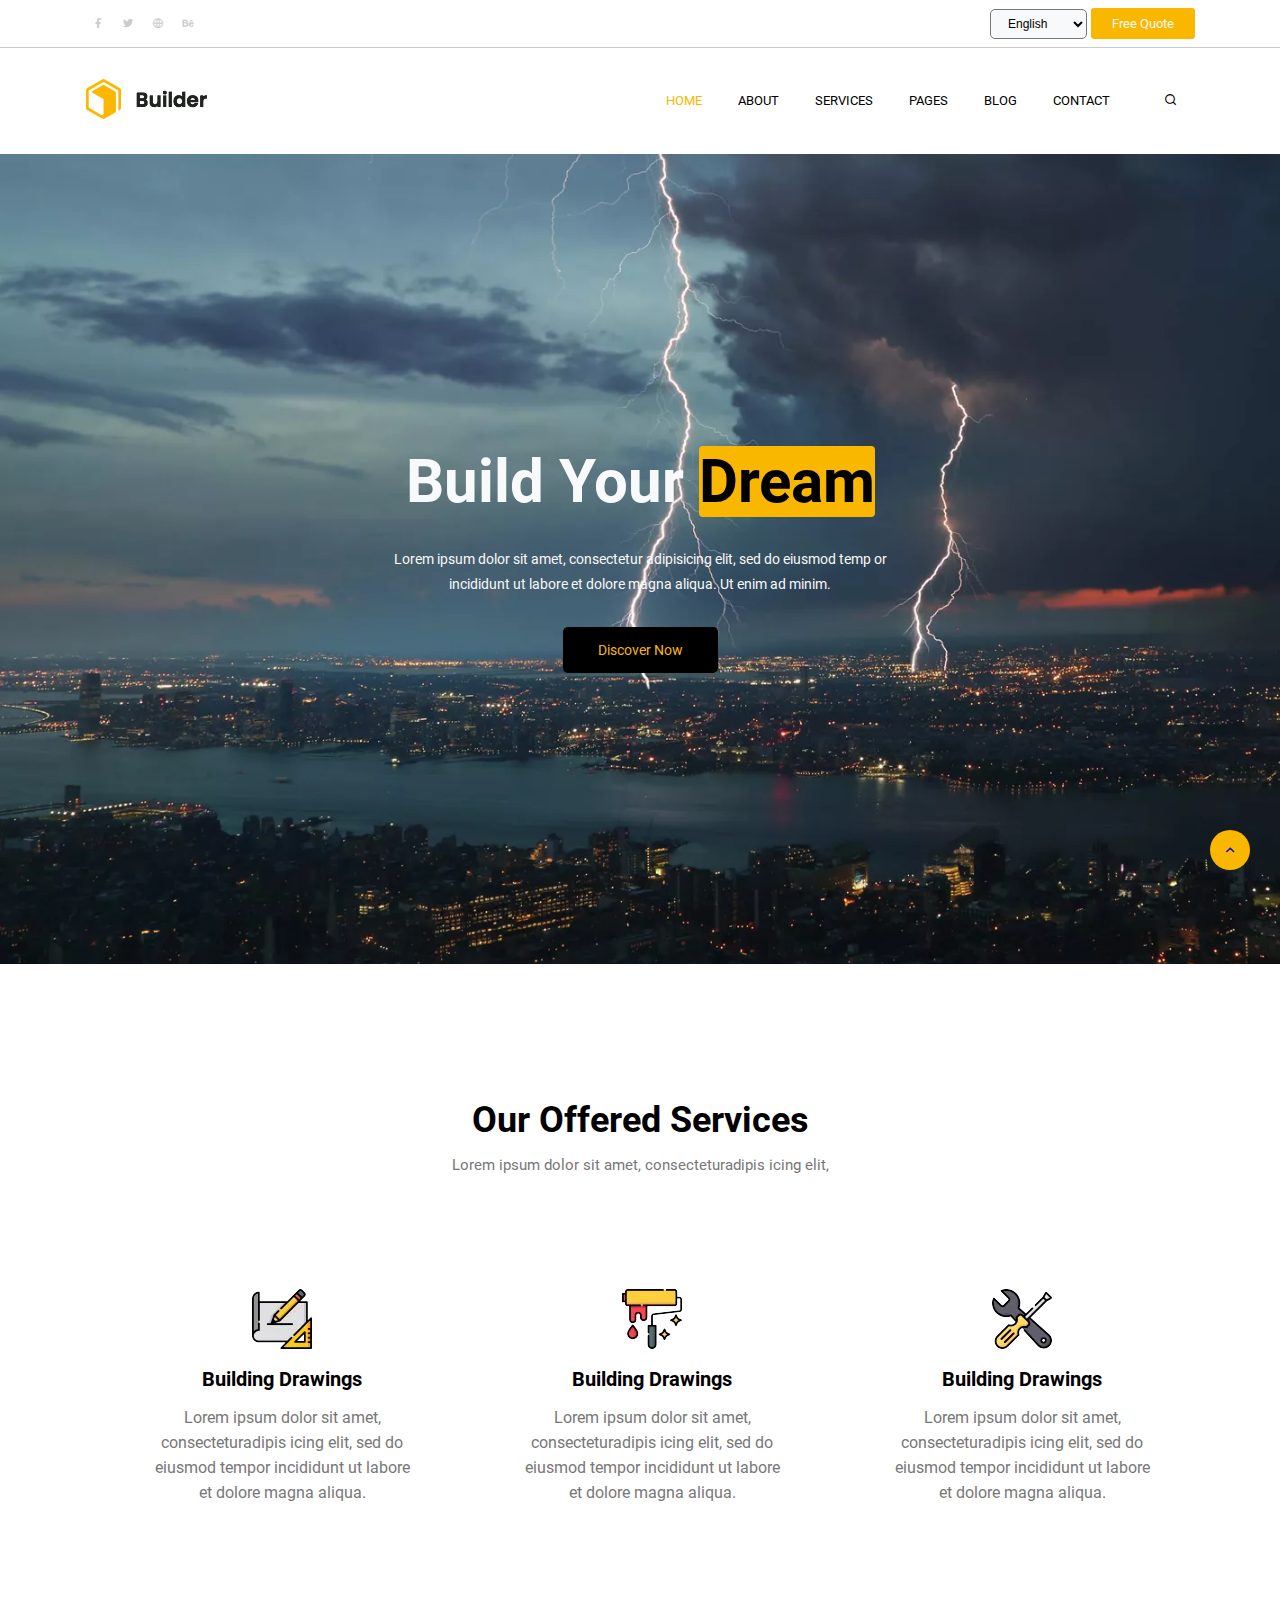
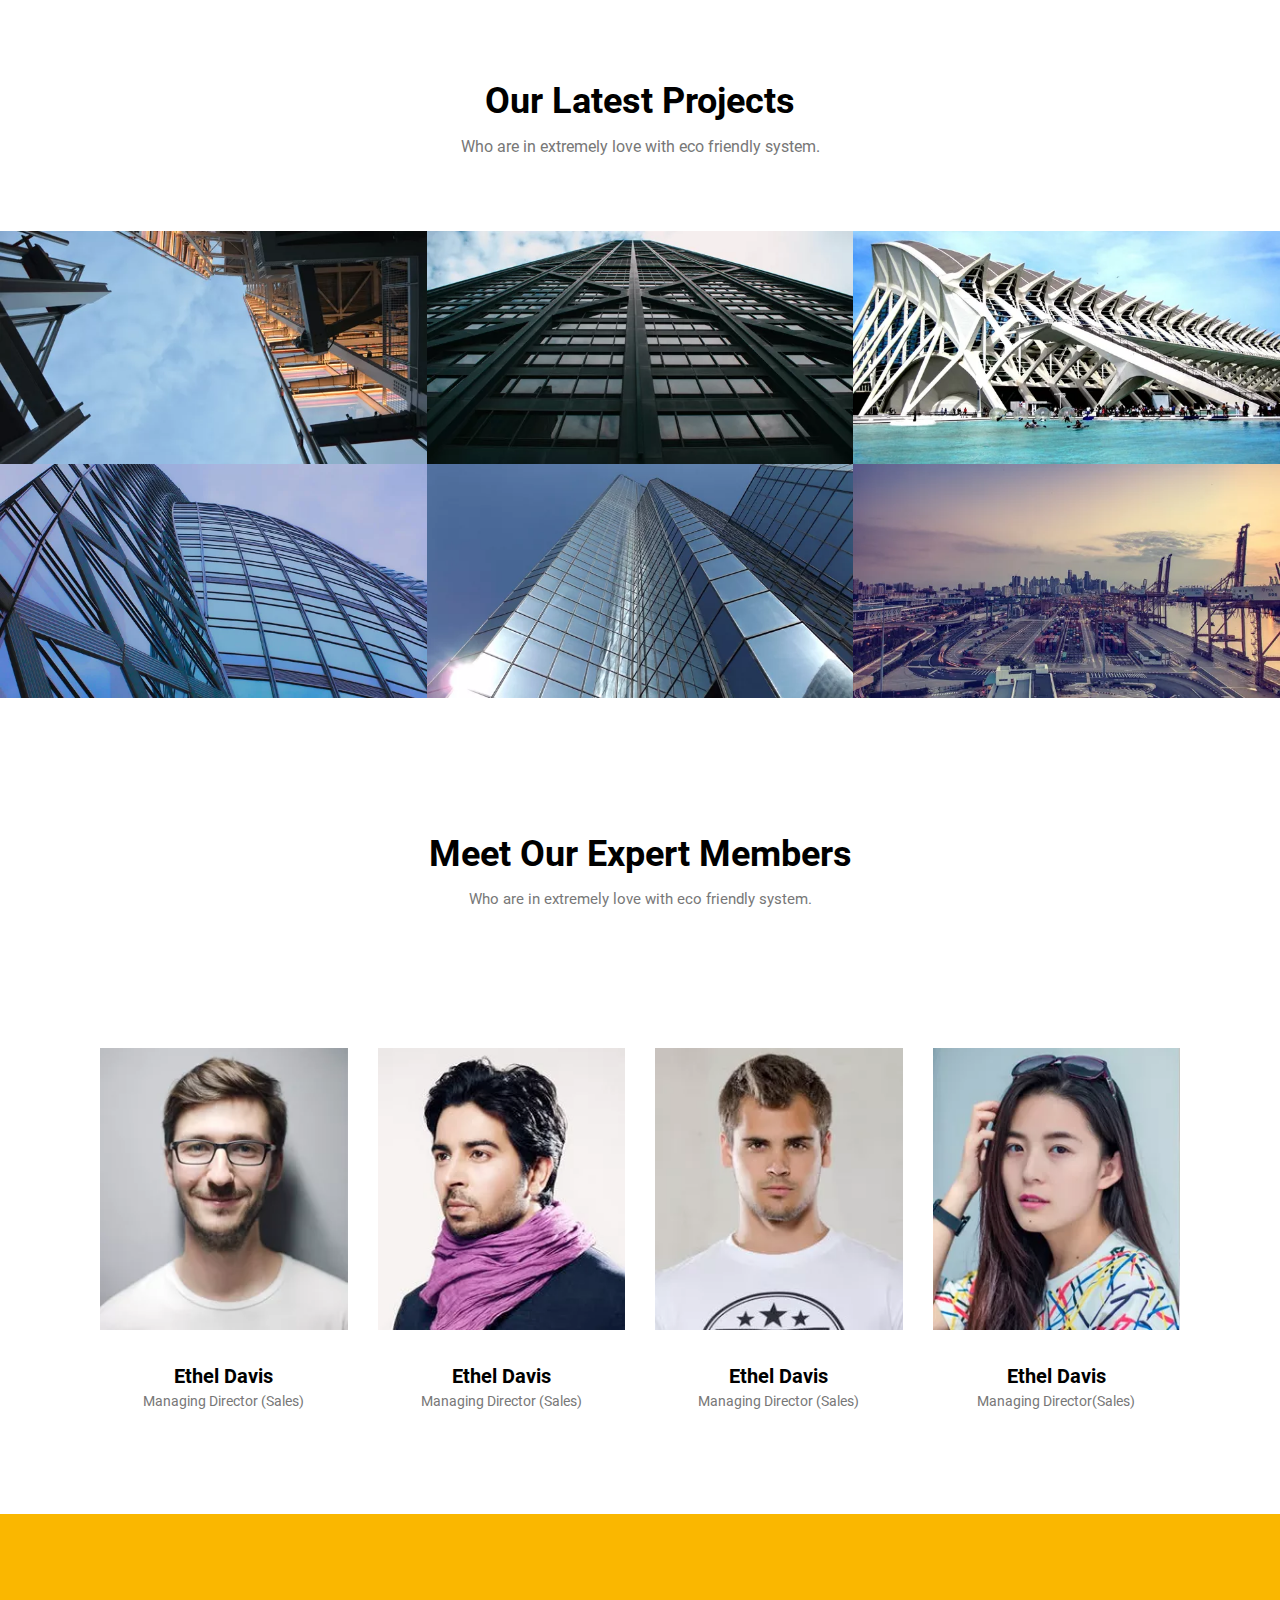
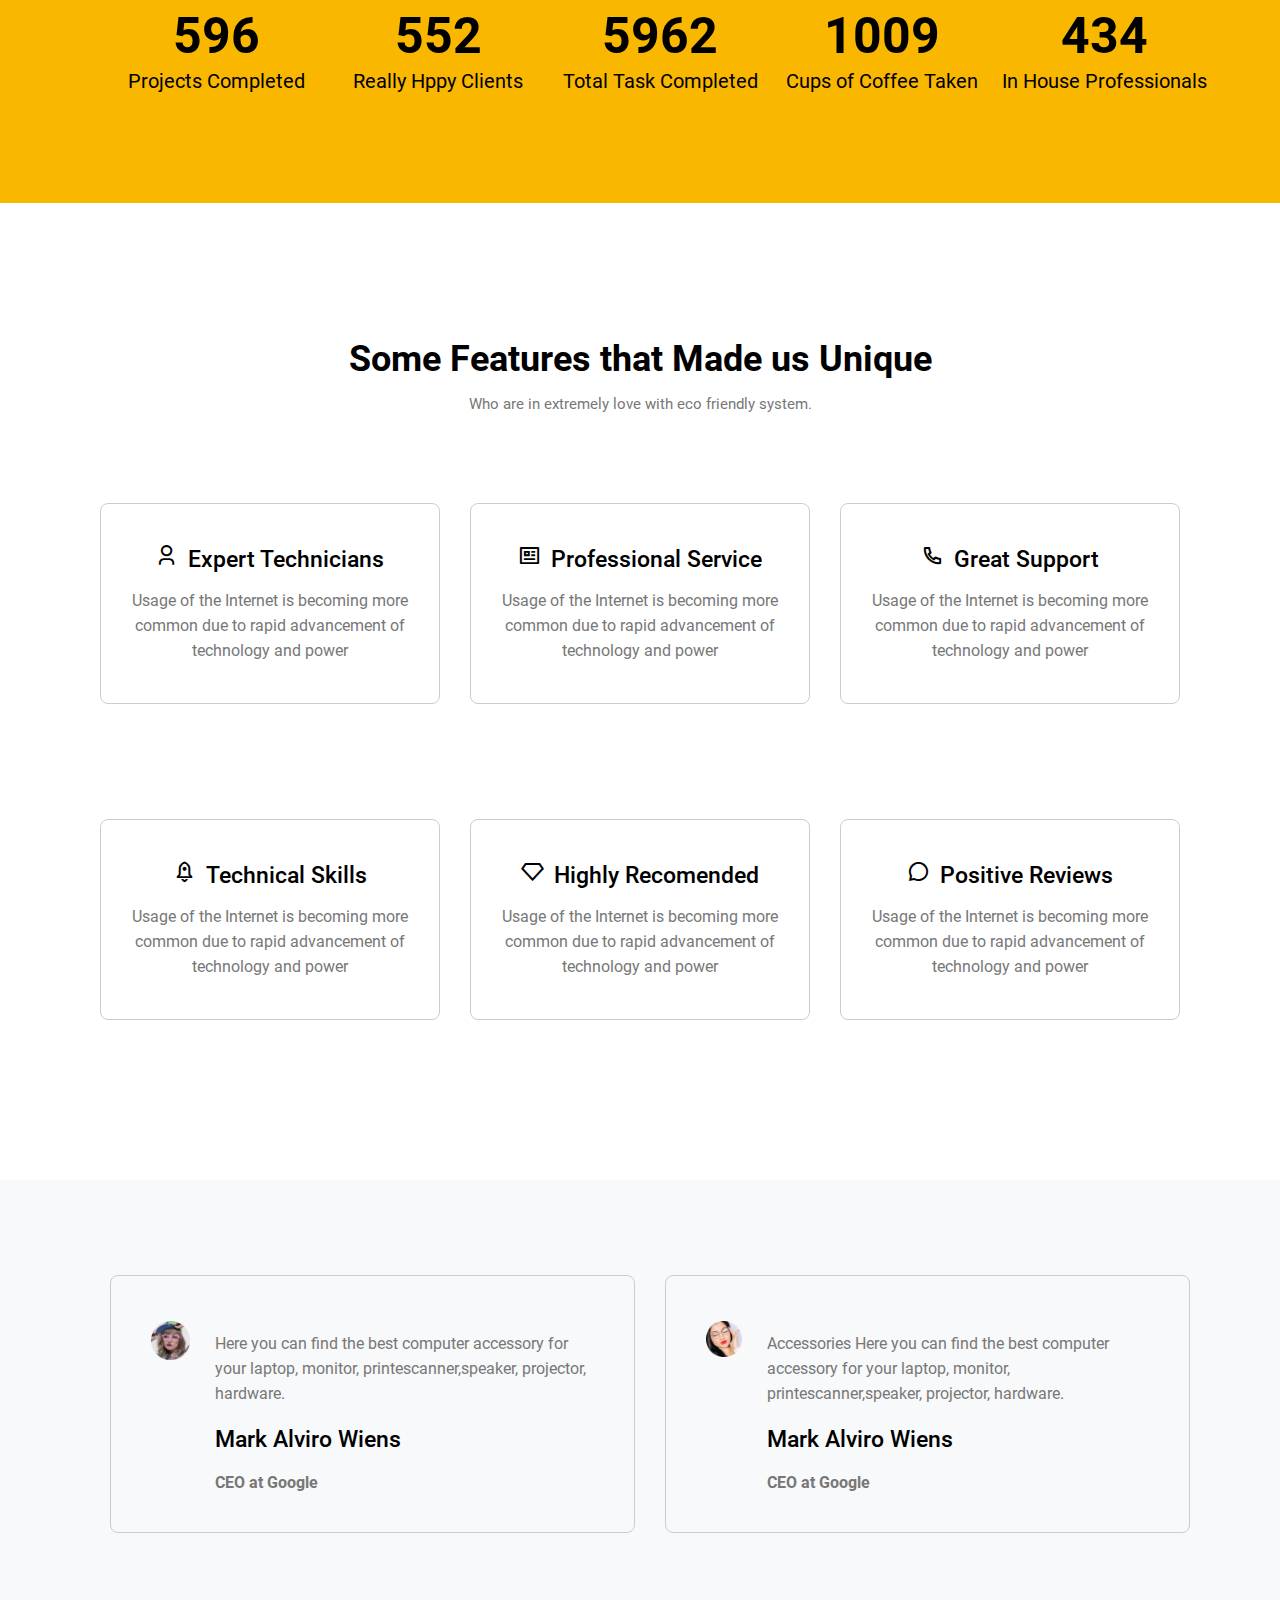
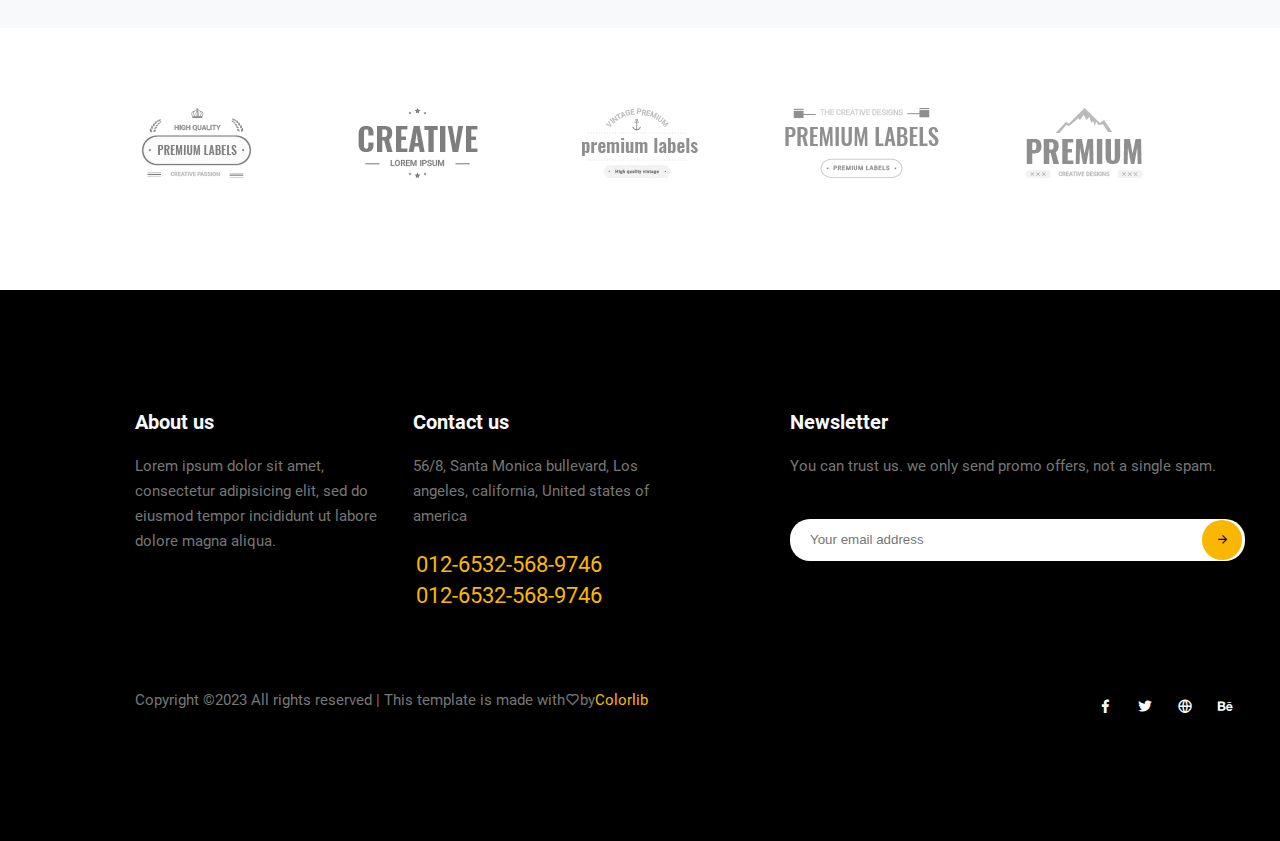
<file: 2522-laksh-css/min _ max/laksh-min/index.html>
<!DOCTYPE html>
<html>
<head>
    <meta charset="UTF-8">
    <meta name="viewport" content="width=device-width, initial-scale=1.0">
    <title>css project</title>
    <link rel="stylesheet" href="remix/remixicon.css" type="text/css" />
    <link rel="stylesheet" href="fonts/stylesheet.css" type="text/css" />
    <link rel="stylesheet" href="css/style.css" type="text/css"/>
    <link rel="stylesheet" href="css/min.css" type="text/css"/>
</head>

<body>

    <!-- topbar-start -->
    <div class="topbar">
        <div class="container">
            <div class="d-flex justify-between align-center">
                <div class="social">
                    <a href="javscript:void(0)"><i class="ri-facebook-fill"></i></a>
                    <a href="javscript:void(0)"><i class="ri-twitter-fill"></i></a>
                    <a href="javscript:void(0)"><i class="ri-global-line"></i></a>
                    <a href="javscript:void(0)"><i class="ri-behance-fill"></i></a>
                </div>
                <div>
                    <select class="lan">
                        <option>English</option>
                        <option>BANGLA</option>
                        <option>INDIAN</option>
                        <option>ANS</option>
                    </select>
                    <a class="btn" href="javscript:void(0)">Free Quote</a>
                </div>
            </div>
        </div>
    </div>
    <!-- topbar-end -->

    <!-- header-start> -->
    <header>
        <div class="container">
            <div class="d-flex justify-between align-center">
                <div>
                    <img src="images/logo.webp" type="logo" alt="logo">
                </div>
                <nav>
                    <ul class="d-flex justify-between">
                        <li><a href="javscript:void(0)">HOME</a></li>
                        <li><a href="javscript:void(0)">ABOUT</a></li>
                        <li><a href="javscript:void(0)">SERVICES</a></li>
                        <li class="dropdown">
                            <a href="javscript:void(0)">PAGES</a>
                            <div class="dropdown-menu">
                                <ul>
                                    <li><a href="javscript:void(0)">PROJECTS</a></li>
                                    <li><a href="javscript:void(0)">ELEMENTS</a></li>
                                </ul>
                            </div>
                        </li>
                        <li class="dropdown">
                            <a href="javscript:void(0)">BLOG</a>
                            <div class="dropdown-menu">
                                <ul>
                                    <li><a href="javscript:void(0)">BLOG</a></li>
                                    <li><a href="javscript:void(0)">BLOG DETAILS</a></li>
                                </ul>
                            </div>
                        </li>
                        <li><a href="javscript:void(0)">CONTACT</a></li>
                        <li class="icon">
                            <a href="javscript:void(0)"><i class="ri-search-line"></i></a>
                        </li>
                    </ul>
                </nav>
            </div>
        </div>
    </header>
    <!-- header-end -->

    <main>
        <!-- banner-start -->
        <section class="banner">
            <div class="container">
                <div class="banner-content d-flex justify-center align-center">

                    <h1>Build Your<span>Dream</span></h1>
                    <p>Lorem ipsum dolor sit amet, consectetur adipisicing elit, sed do eiusmod temp or incididunt ut
                        labore et dolore magna aliqua. Ut enim ad minim.
                    </p>
                    <a href="javscript:void(0)" class="btn">Discover Now</a>
                </div>
            </div>

        </section>
        <!-- banner-end -->

        <!-- service-start -->
        <section class="py">
            <div class="container">
                <div class="services">
                    <div class="service-title text-center ">
                        <h2>Our Offered Services</h2>
                        <p>Lorem ipsum dolor sit amet, consecteturadipis icing elit,</p>
                    </div>
                </div>
                <div class="row">
                    <div class="w-xs-1 w-sm-1 w-lg-2 w-xl-3">
                        <div class="service-itms text-center">
                            <div class="service-img">
                                <img src="images/s1.webp" title="s1" alt="s1" />
                            </div>
                            <h3>Building Drawings</h3>
                            <p>Lorem ipsum dolor sit amet, consecteturadipis icing elit, sed do eiusmod tempor
                                incididunt ut labore et dolore magna aliqua.</p>
                        </div>
                    </div>
                    <div class="w-xs-1 w-sm-1 w-lg-2 w-xl-3">
                        <div class="service-itms text-center">
                            <div class="service-img">
                                <img src="images/s2.webp" title="s2" alt="s2" />
                            </div>
                            <h3>Building Drawings</h3>
                            <p>Lorem ipsum dolor sit amet, consecteturadipis icing elit, sed do eiusmod tempor
                                incididunt ut labore et dolore magna aliqua.</p>
                        </div>
                    </div>
                    <div class="w-xs-1 w-sm-1 w-lg-2 w-xl-3">
                        <div class="service-itms text-center">
                            <div class="service-img">
                                <img src="images/s3.webp" title="s3" alt="s3" />
                            </div>
                            <h3>Building Drawings</h3>
                            <p>Lorem ipsum dolor sit amet, consecteturadipis icing elit, sed do eiusmod tempor
                                incididunt ut labore et dolore magna aliqua.</p>
                        </div>
                    </div>
                </div>
            </div>
        </section>
        <!-- service-end -->

        <!-- project-strat -->
        <section>
            <div class="contatainer">
                <div class="project-title text-center ">
                    <h2>Our Latest Projects</h2>
                    <p>Who are in extremely love with eco friendly system.</p>
                </div>
            </div>
            <div class="row">
                <div class="w-xs-1 w-sm-1 w-md-2 w-xl-3">
                    <div class="project-items">
                        <div class="project-overlay d-flex align-center">
                            <h4>Alex Complex for Residence</h4>
                            <p>LCD screens are uniquely modern in style, and the liquid crystals that make them work
                                have allowed humanity to create slimmer.</p>
                        </div>
                        <div class="projet-img">
                            <img src="images/p1.webp" title="p1" alt="p1">
                        </div>
                    </div>
                </div>
                <div class="w-xs-1 w-sm-1 w-md-2 w-xl-3">
                    <div class="project-items">
                        <div class="project-overlay d-flex align-center">
                            <h4>Alex Complex for Residence</h4>
                            <p>LCD screens are uniquely modern in style, and the liquid crystals that make them work
                                have allowed humanity to create slimmer.</p>
                        </div>
                        <div class="projet-img">
                            <img src="images/p2.webp" title="p2" alt="p2">
                        </div>
                    </div>
                </div>
                <div class="w-xs-1 w-sm-1 w-md-2 w-xl-3">
                    <div class="project-items">
                        <div class="project-overlay d-flex align-center">
                            <h4>Alex Complex for Residence</h4>
                            <p>LCD screens are uniquely modern in style, and the liquid crystals that make them work
                                have allowed humanity to create slimmer.</p>
                        </div>
                        <div class="projet-img">
                            <img src="images/p3.webp" title="p3" alt="p3">
                        </div>
                    </div>
                </div>
                <div class="w-xs-1 w-sm-1 w-md-2 w-xl-3">
                    <div class="project-items">
                        <div class="project-overlay d-flex align-center">
                            <h4>Alex Complex for Residence</h4>
                            <p>LCD screens are uniquely modern in style, and the liquid crystals that make them work
                                have allowed humanity to create slimmer.</p>
                        </div>
                        <div class="projet-img">
                            <img src="images/p4.webp" title="p4" alt="p4">
                        </div>
                    </div>
                </div>
                <div class="w-xs-1 w-sm-1 w-md-2 w-xl-3">
                    <div class="project-items">
                        <div class="project-overlay d-flex align-center">
                            <h4>Alex Complex for Residence</h4>
                            <p>LCD screens are uniquely modern in style, and the liquid crystals that make them work
                                have allowed humanity to create slimmer.</p>
                        </div>
                        <div class="projet-img">
                            <img src="images/p5.webp" title="p5" alt="p5">
                        </div>
                    </div>
                </div>
                <div class="w-xs-1 w-sm-1 w-md-2 w-xl-3">
                    <div class="project-items">
                        <div class="project-overlay d-flex align-center">
                            <h4>Alex Complex for Residence</h4>
                            <p>LCD screens are uniquely modern in style, and the liquid crystals that make them work
                                have allowed humanity to create slimmer.</p>
                        </div>
                        <div class="projet-img">
                            <img src="images/p6.webp" title="p6" alt="p6">
                        </div>
                    </div>
                </div>
            </div>
        </section>
        <!-- project-end -->

        <!-- tem-member-strat -->
        <section class="py">
            <div class="container">
                <div class=" tem-title text-center">
                    <h2>Meet Our Expert Members</h2>
                    <p>Who are in extremely love with eco friendly system.</p>
                </div>
                <div class="row">
                    <div class="w-xs-1 w-sm-1 w-md-2 w-lg-3 w-xl-4">
                        <div class="tem-items">
                            <div class="tem-img">
                                <img src="images/m1.webp" title="m1" alt="m1">
                                <div class="tem-overlay">
                                    <a href="javscript:void(0)"><i class="ri-facebook-fill"></i></a>
                                    <a href="javscript:void(0)"><i class="ri-twitter-line"></i></a>
                                    <a href="javscript:void(0)"><i class="ri-linkedin-fill"></i></a>
                                </div>
                            </div>
                            <div class="tem-contant text-center">
                                <h4>Ethel Davis</h4>
                                <p>Managing Director (Sales)</p>
                            </div>
                        </div>
                    </div>
                    <div class="w-xs-1 w-sm-1 w-md-2 w-lg-3 w-xl-4">
                        <div class="tem-items">

                            <div class="tem-img">
                                <img src="images/m2.webp" title="m2" alt="m2">
                                <div class="tem-overlay">
                                    <a href="javscript:void(0)"><i class="ri-facebook-fill"></i></a>
                                    <a href="javscript:void(0)"><i class="ri-twitter-line"></i></a>
                                    <a href="javscript:void(0)"><i class="ri-linkedin-fill"></i></a>
                                </div>
                            </div>
                            <div class="tem-contant text-center">
                                <h4>Ethel Davis</h4>
                                <p>Managing Director (Sales)</p>
                            </div>
                        </div>

                    </div>
                    <div class="w-xs-1 w-sm-1 w-md-2 w-lg-3 w-xl-4">
                        <div class="tem-items">

                            <div class="tem-img">
                                <img src="images/m3.webp" title="m3" alt="m3">
                                <div class="tem-overlay">
                                    <a href="javscript:void(0)"><i class="ri-facebook-fill"></i></a>
                                    <a href="javscript:void(0)"><i class="ri-twitter-line"></i></a>
                                    <a href="javscript:void(0)"><i class="ri-linkedin-fill"></i></a>
                                </div>
                            </div>
                            <div class="tem-contant text-center">
                                <h4>Ethel Davis</h4>
                                <p>Managing Director (Sales)</p>
                            </div>
                        </div>

                    </div>
                    <div class="w-xs-1 w-sm-1 w-md-2 w-lg-3 w-xl-4">
                        <div class="tem-items">

                            <div class="tem-img">
                                <img src="images/m4.webp" title="m4" alt="m4">
                                <div class="tem-overlay">
                                    <a href="javscript:void(0)"><i class="ri-facebook-fill"></i></a>
                                    <a href="javscript:void(0)"><i class="ri-twitter-line"></i></a>
                                    <a href="javscript:void(0)"><i class="ri-linkedin-fill"></i></a>
                                </div>
                            </div>
                            <div class="tem-contant text-center">
                                <h4>Ethel Davis</h4>
                                <p>Managing Director(Sales)</p>
                            </div>
                        </div>
                    </div>
                </div>
            </div>
            </div>
        </section>
        <!-- tem-member-end -->

        <!-- count-strat -->
        <section class="py count">
            <div class="container">
                <div class="row">
                    <div class="w-xs-1 w-sm-1 w-md-2 w-lg-3 w-xl-5">
                        <div class="count-item">
                            <h4>596</h4>
                            <p>Projects Completed</p>
                        </div>
                    </div>
                    <div class="w-xs-1 w-sm-1 w-md-2 w-lg-3 w-xl-5">
                        <div class="count-item">
                            <h4>552</h4>
                            <p>Really Hppy Clients</p>
                        </div>
                    </div>
                    <div class="w-xs-1 w-sm-1 w-md-2 w-lg-3 w-xl-5">
                        <div class="count-item">
                            <h4>5962</h4>
                            <p>Total Task Completed</p>
                        </div>
                    </div>
                    <div class="w-xs-1 w-sm-1 w-md-2 w-lg-3 w-xl-5">
                        <div class="count-item">
                            <h4>1009</h4>
                            <p>Cups of Coffee Taken</p>
                        </div>
                    </div>
                    <div class="w-xs-1 w-sm-1 w-md-2 w-lg-3 w-xl-5">
                        <div class="count-item">
                            <h4>434</h4>
                            <p>In House Professionals</p>
                        </div>
                    </div>
                </div>
            </div>
        </section>
        <!-- count-end -->

        <!-- Features-start -->
        <section class="py">
            <div class="container">
                <div class="features-title text-center">
                    <h2>Some Features that Made us Unique</h2>
                    <p>Who are in extremely love with eco friendly system.</p>
                </div>
                <div class="row">
                    <div class="w-xs-1 w-sm-1 w-lg-2 w-xl-3">
                        <div class="featurse-items">
                            <h3><i class="ri-user-3-line"></i>Expert Technicians</h3>
                            <p>Usage of the Internet is becoming more common due to rapid advancement of technology and
                                power</p>
                        </div>
                    </div>
                    <div class="w-xs-1 w-sm-1 w-lg-2 w-xl-3">
                        <div class="featurse-items">
                            <h3><i class="ri-profile-line"></i>Professional Service</h3>
                            <p>Usage of the Internet is becoming more common due to rapid advancement of technology and
                                power</p>
                        </div>
                    </div>

                    <div class="w-xs-1 w-sm-1 w-lg-2 w-xl-3">
                        <div class="featurse-items">
                            <h3><i class="ri-phone-line"></i>Great Support</h3>
                            <p>Usage of the Internet is becoming more common due to rapid advancement of technology and
                                power</p>
                        </div>
                    </div>

                    <div class="w-xs-1 w-sm-1 w-lg-2 w-xl-3">
                        <div class="featurse-items">
                            <h3><i class="ri-rocket-2-line"></i>Technical Skills</h3>
                            <p>Usage of the Internet is becoming more common due to rapid advancement of technology and
                                power</p>
                        </div>
                    </div>

                    <div class="w-xs-1 w-sm-1 w-lg-2 w-xl-3">
                        <div class="featurse-items">
                            <h3><i class="ri-vip-diamond-line"></i>Highly Recomended</h3>
                            <p>Usage of the Internet is becoming more common due to rapid advancement of technology and
                                power</p>
                        </div>
                    </div>

                    <div class="w-xs-1 w-sm-1 w-lg-2 w-xl-3">
                        <div class="featurse-items">
                            <h3><i class="ri-chat-3-line"></i>Positive Reviews</h3>
                            <p>Usage of the Internet is becoming more common due to rapid advancement of technology and
                                power</p>
                        </div>
                    </div>
                </div>
            </div>
        </section>
        <!-- Features-end -->

        <!-- Reviews-start -->
        <section>
            <div class="Reviews">
                <div class="container">
                    <div class="row">
                        <div class="w-xs-1 w-sm-1 w-lg-2">
                            <div class="reviews-items">
                                <div class="reviews-items-img">
                                    <img src="images/r1.webp" title="r1" alt="r1"/>
                                </div>
                                <div class="reviews-contain">
                                    <p> Here you can find the best computer accessory for your laptop, monitor,
                                        printescanner,speaker,
                                        projector, hardware.</p>
                                    <h3>Mark Alviro Wiens</h3>
                                    <h4>CEO at Google</h4>
                                </div>
                                
                            </div>
                        </div>
                        <div class="w-xs-1 w-sm-1 w-lg-2">
                            <div class="reviews-items">
                                <div class="reviews-items-img">
                                    <img src="images/r2.webp" title="r2" alt="r2"/>
                                </div>
                                <div class="reviews-contain">
                                    <p>Accessories Here you can find the best computer accessory for your laptop, monitor,
                                        printescanner,speaker,
                                        projector, hardware.</p>
                                    <h3>Mark Alviro Wiens</h3>
                                    <h4>CEO at Google</h4>
                                </div>
                                 
                            </div>
                        </div>
                    </div>
                </div>
            </div>
        </section>
        <!-- Reviews-end -->

        <!-- company-logo-start -->
        <section>
            <div class="container">
                <div class="row">
                    <div class="w-xs-1 w-sm-1 w-md-2 w-lg-3 w-xl-5">
                        <div class="compny-logo">
                            <div class="compny-logo-img">
                                <img src="images/l1.webp" title="l1" alt="l1" />
                            </div>
                        </div>
                    </div>
                    <div class="w-xs-1 w-sm-1 w-md-2 w-lg-3 w-xl-5">
                        <div class="compny-logo">
                            <div class="compny-logo-img">
                                <img src="images/l2.webp" title="l2" alt="l2" />
                            </div>
                        </div>
                    </div>
                    <div class="w-xs-1 w-sm-1 w-md-2 w-lg-3 w-xl-5">
                        <div class="compny-logo">
                            <div class="compny-logo-img">
                                <img src="images/l3.webp" title="l3" alt="l3" />
                            </div>
                        </div>
                    </div>
                    <div class="w-xs-1 w-sm-1 w-md-2 w-lg-3 w-xl-5">
                        <div class="compny-logo">
                            <div class="compny-logo-img">
                                <img src="images/l4.webp" title="l4" alt="l4" />
                            </div>
                        </div>
                    </div>
                    <div class="w-xs-1 w-sm-1 w-md-2 w-lg-3 w-xl-5">
                        <div class="compny-logo">
                            <div class="compny-logo-img">
                                <img src="images/l5.webp" title="l5" alt="l5" />
                            </div>
                        </div>
                    </div>
                </div>
            </div>
        </section>
        <!-- company-logo-end -->
    </main>
    <!-- footer-start -->
    <footer>
        <div class="container">
            <div class="row">
                <div class="w-sm-1 w-lg-2">
                    <div class="row">
                        <div class="w-2">
                            <div class="footer-1">
                                <h3>About us</h3>
                                <p>Lorem ipsum dolor sit amet, consectetur adipisicing elit, sed do eiusmod tempor
                                    incididunt ut labore dolore magna aliqua.</p>
                            </div>
                        </div>
                        <div class="w-2">
                            <div class="footer-2">
                                <h3>Contact us</h3>
                                <p>56/8, Santa Monica bullevard, Los angeles, california, United states of america</p>
                                <a href="tel:012-6532-568-9746">012-6532-568-9746</a>
                                <a href="tel:012-6532-568-9746">012-6532-568-9746</a>
                            </div>
                        </div>
                    </div>
                </div>
                <div class="w-2">
                    <div class="footer-3">
                        <h3>Newsletter</h3>
                        <p>You can trust us. we only send promo offers, not a single spam.</p>
                        <form class="contact-form">
                            <input type="text" placeholder="Your email address">
                            <button type="button"><i class="ri-arrow-right-line"></i></button>
                        </form>
                    </div>
                </div>
            </div>
            <div class="row">
                <div class="w-sm-1 w-lg-2">
                    <div class="copy-1">
                        <p class="d-flex align-center">Copyright ©2023 All rights reserved | This template is made with
                            <i class="ri-heart-line"></i> by <a href="javscript:void(0)"> Colorlib</a>
                        </p>
                    </div>
                </div>
                <div class="w-sm-1 w-lg-2">
                    <div class="copy-2">
                        <a href="javscript:void(0)"><i class="ri-facebook-fill"></i></a>
                        <a href="javscript:void(0)"><i class="ri-twitter-fill"></i></a>
                        <a href="javscript:void(0)"><i class="ri-global-line"></i></a>
                        <a href="javscript:void(0)"><i class="ri-behance-fill"></i></a>
                    </div>
                </div>
            </div>
        </div>
    </footer>
    <!-- footer-end -->

    <div class="end-btn">
        <a href="#"><i class="ri-arrow-up-s-line"></i></a>
    </div>

</body>

</html>
</file>
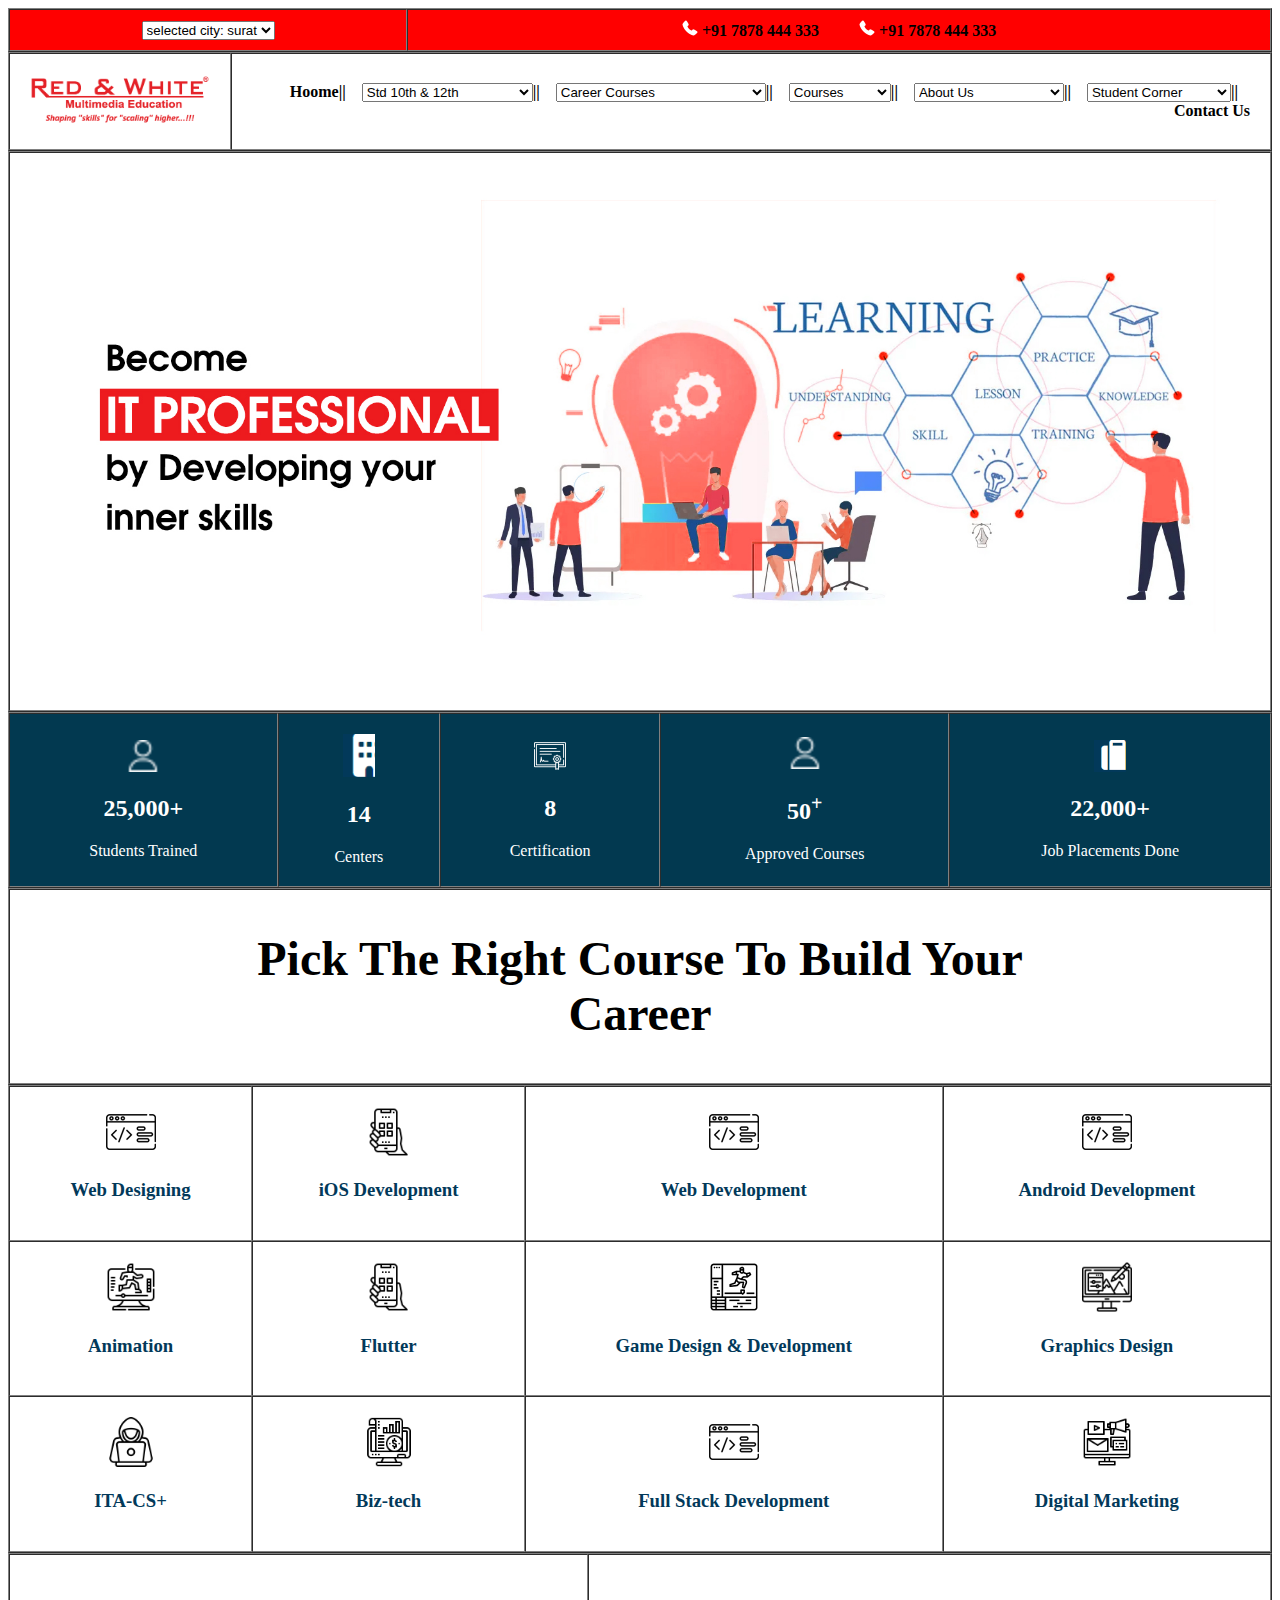
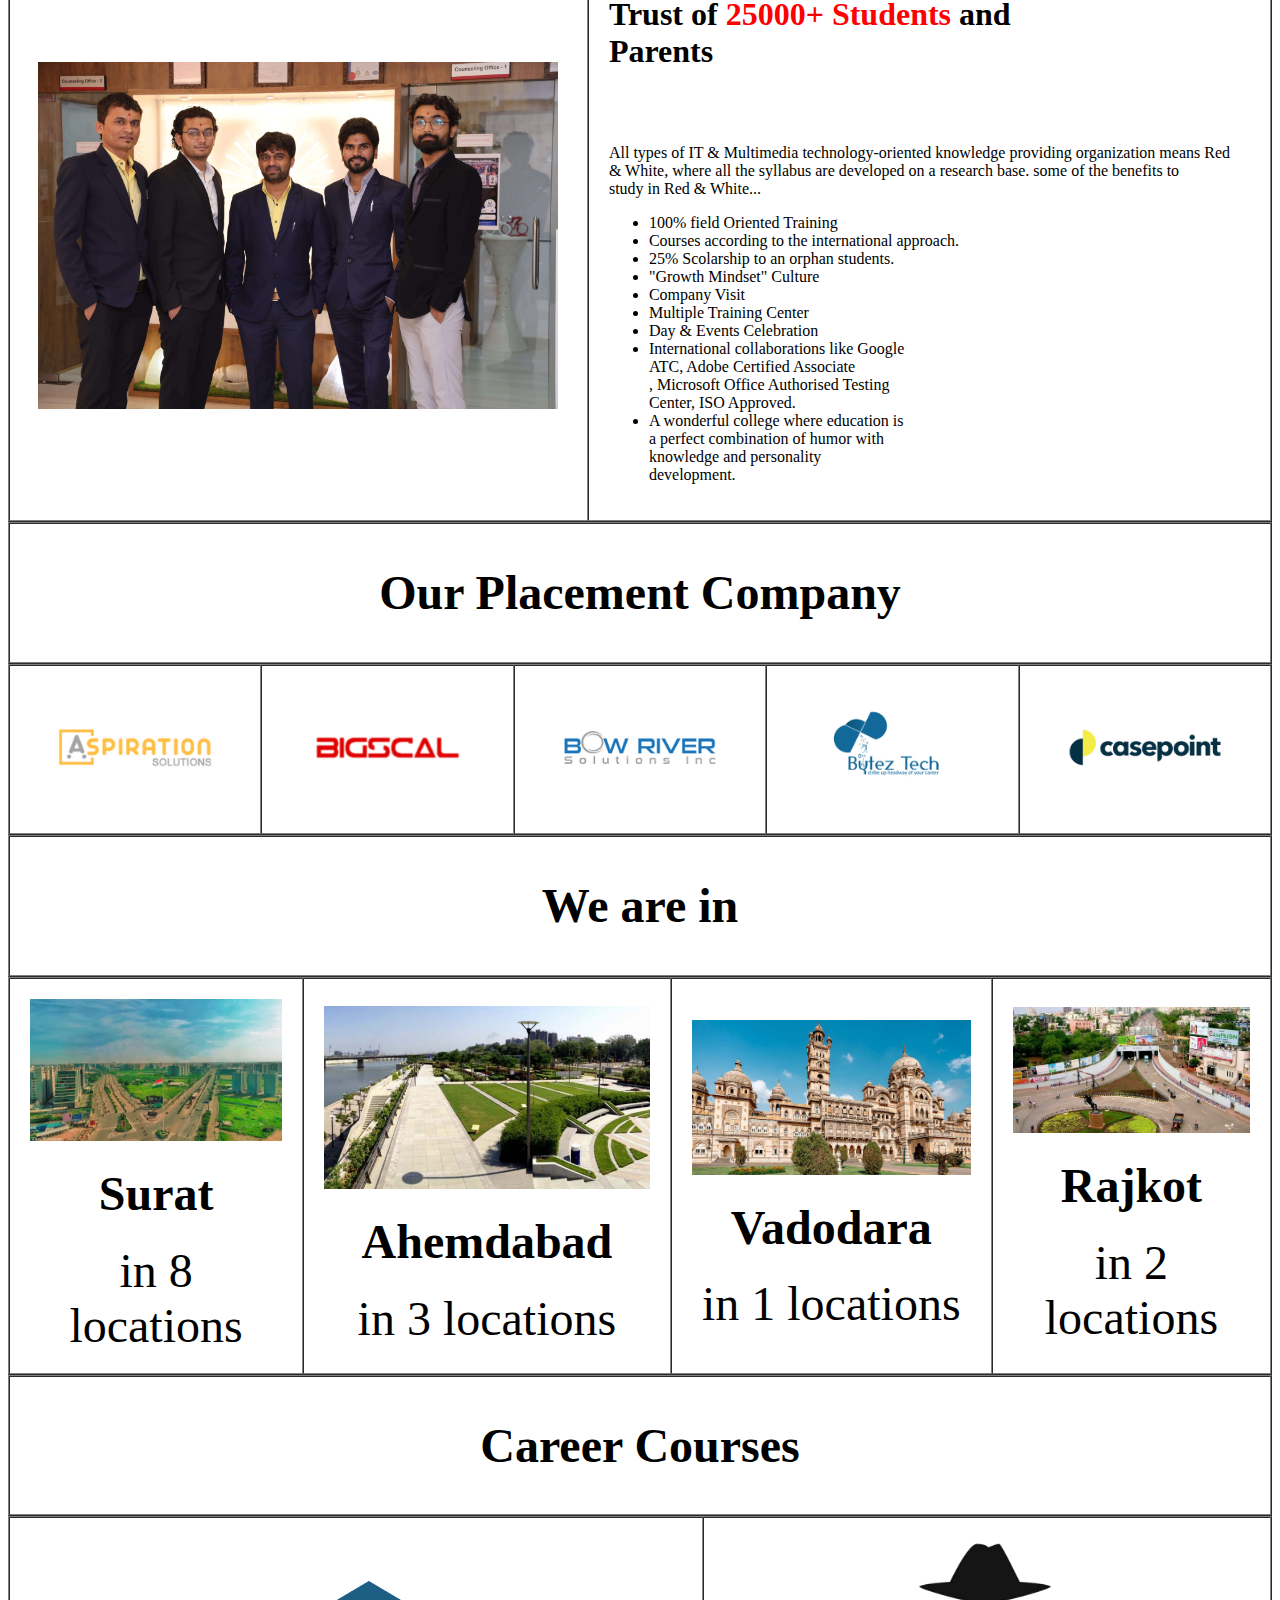
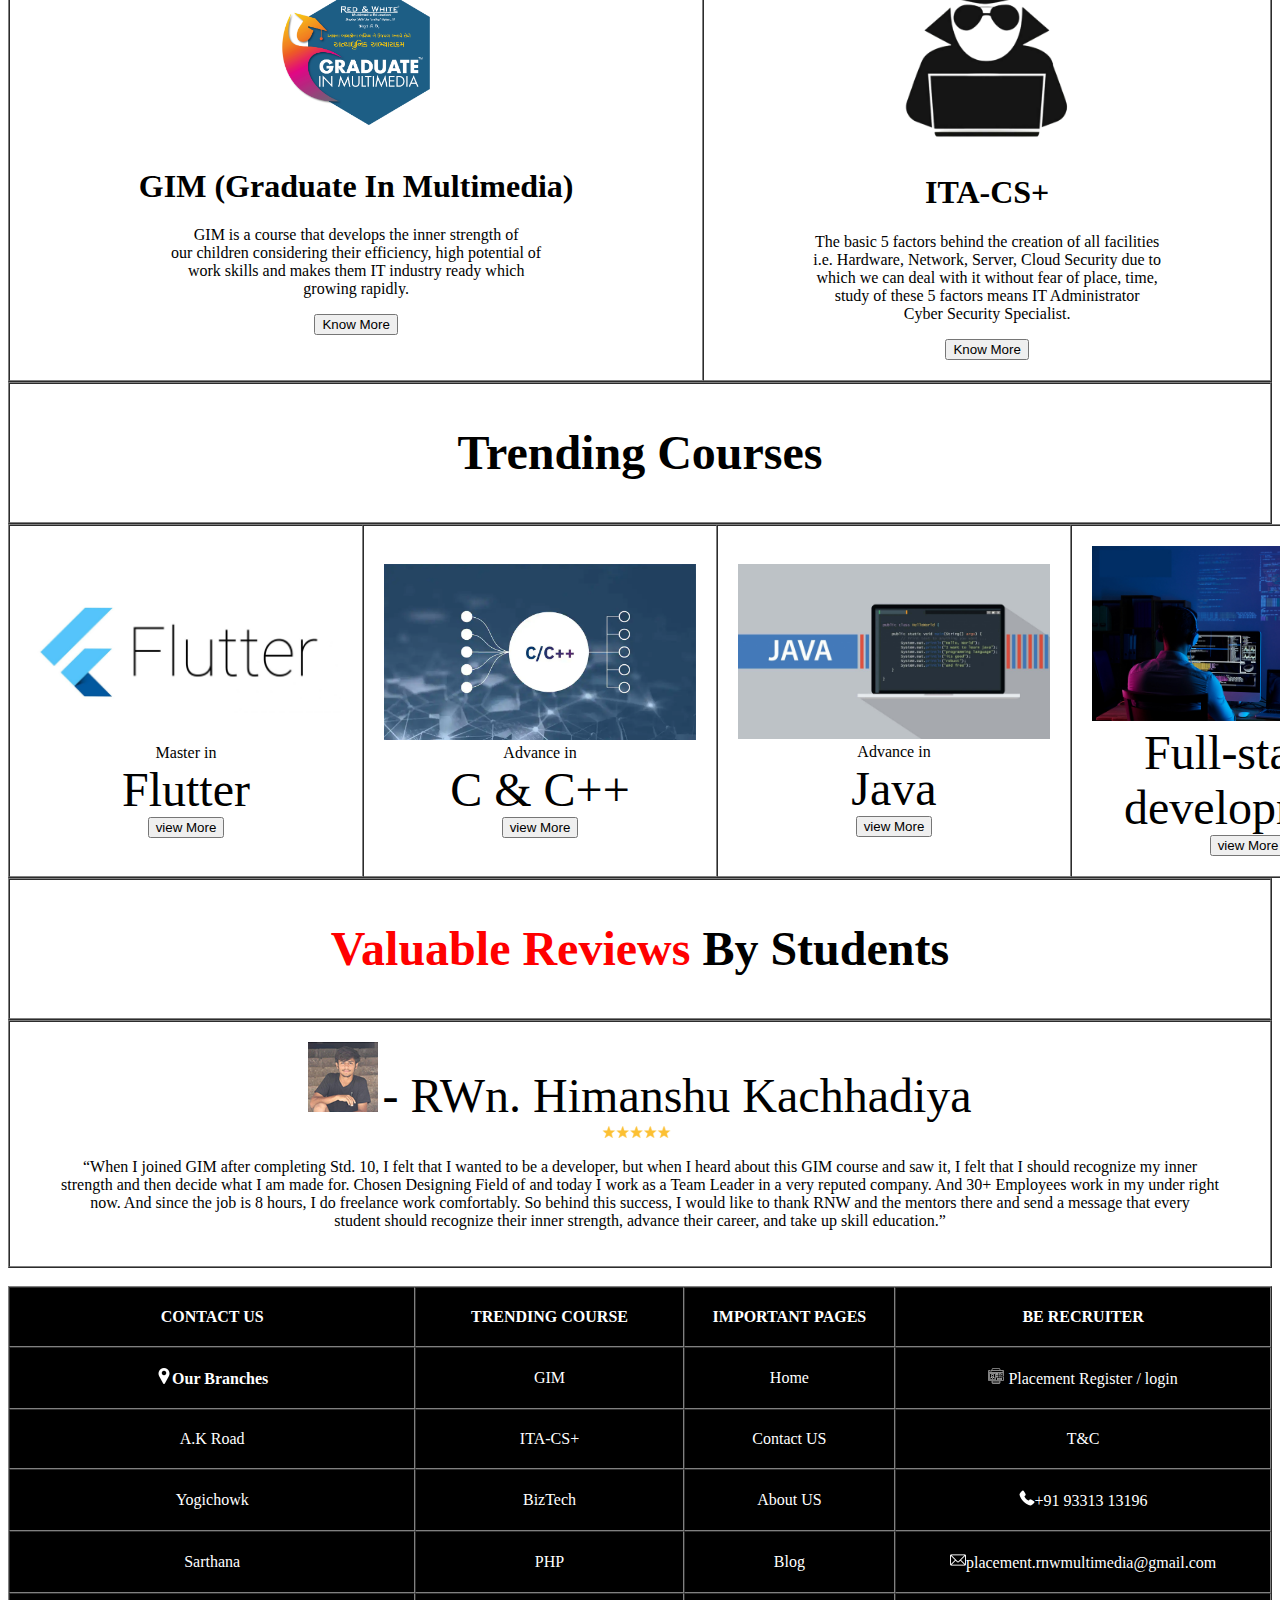
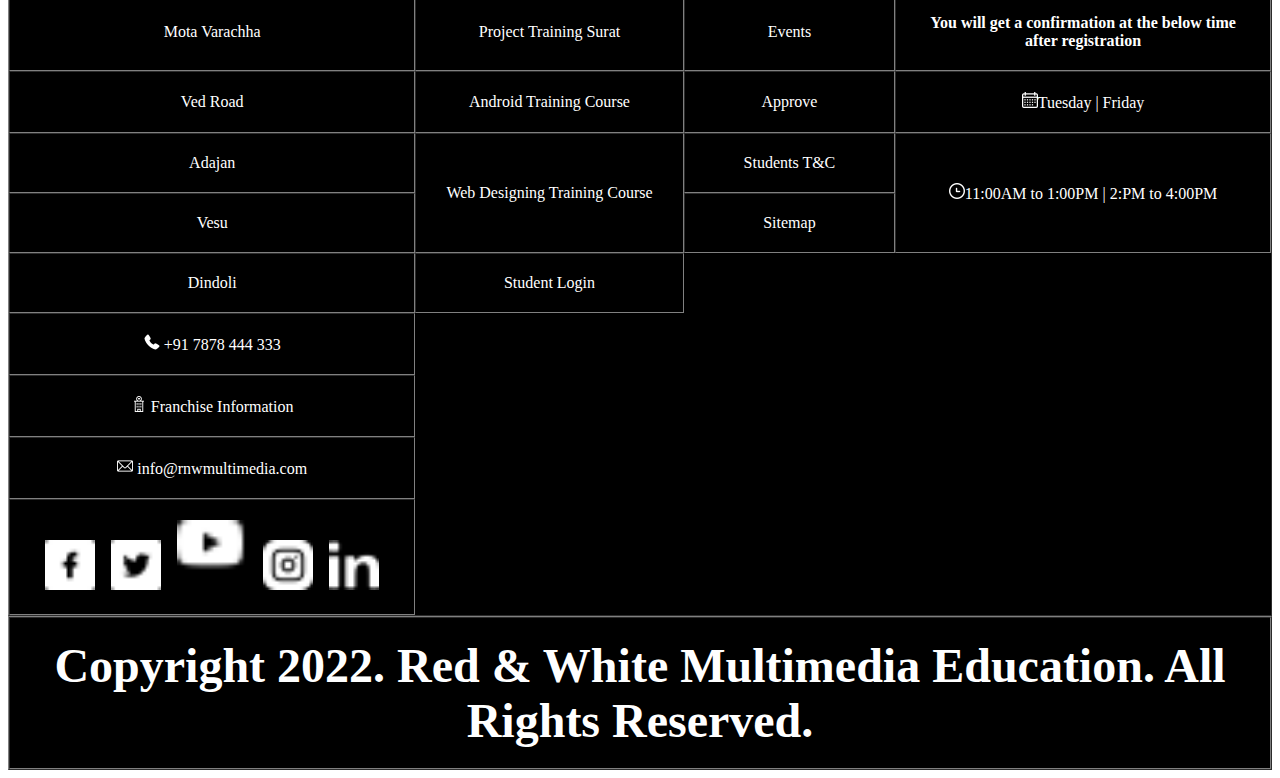
<file: 2522-laksh-html/website.html>
<!DOCTYPE html>
<html>
	<head>
		<title>RNW</title>
	</head>
	<body>
	<table border="1" cellpadding="10" cellspacing="0" width="100%" bgcolor="red">
		<thead>
			<tr>
				<th><select>
					<option> selected city: surat </option>
					<option>ahemdabad </option>
					<option>vadodara</option>
					<option>rajkot</option>
				</select></th>
				<th><img  src="images/call.png" title="call" alt="call" />&nbsp;+91 7878 444 333
				&nbsp;&nbsp;&nbsp;&nbsp;&nbsp;&nbsp;&nbsp;&nbsp;
				<img  src="images/call.png" title="call" alt="call" />&nbsp;+91 7878 444 333</th>
				
			</tr>
			
		</thead>

	</table>
     <table border="1" cellpadding="20" cellspacing="0" width="100%">
      <thead>
    	<tr>
    		<th><center><img src="images/rnw.png" title="rnw" alt="rnw" width="180px"/></center></th>
    		<th align="right">
    			Hoome||&nbsp;&nbsp;&nbsp;
    			<select>
    				<option>Std 10th & 12th</option>
    				<option>GIM</option>
    				<option>Bizteach</option>
    				<option>ITA-CS+</option>
    				<option>Animation & VFX 2 year</option>
    				<option>Digiyal Marketing Course</option>
    			</select>||&nbsp;&nbsp;&nbsp;
    			<select>
    				<option>Career Courses</option>
    				<option>GIM (Graduate in Multimedia)</option>
    				<option>Biztech</option>
    				<option>Animation & VFX 2 year</option>
    				<option>Master in Web Designing</option>
    				<option>Master in Front End Developing</option>
    				<option>Master in Web Development</option>
    				<option>Master in Android Development</option>
    				<option>Master in iOS Developmet</option>
    				<option>Master in Graphics Design</option>
    				<option>Master in Game Design</option>
    				<option>Master in Game Development</option>
    				<option>Master in Animation</option>
    				<option>Master im Flutter</option>
    				<option>Master in Python</option>
    				<option>Full Stack Develoment</option>
    			</select>||&nbsp;&nbsp;&nbsp;
    			<select>
    				<option> Courses</option>
    				<option><h2>Programming</h2></option>
    				<option>Java</option>
    				<option>Android</option>
    				<option>iOS</option>
    				<option>React Native</option>
    				<option>React_js</option>
    				<option>Noad_js</option>
    				<option>PHP</option>
    				<option>Wordpress</option>
    				<option>Unity Script</option>
    				<option>Angular js</option>
    				<option>laravel</option>
    				<option>Python</option>
    			</select>||&nbsp;&nbsp;&nbsp;
    			<select>
    				<option>About Us</option>
    				<option>Group of institutes</option>
    				<option>Awards</option>
    				<option>Approval / Authorised</option>
    				<option>News Letter</option>
    				<option>Press Notes</option>
    			</select>||&nbsp;&nbsp;&nbsp;
    			<select>
    				<option>Student Corner</option>
    				<option>Apply job for student</option>
    				<option>student Placement</option>
    				<option>student Grievance</option>
    				<option>Why I Choose RNW</option>
    				<option>Placement Parners</option>
    				<option>Student Works</option>
    			</select>||&nbsp;&nbsp;&nbsp;
    			Contact Us
    		</th>
    	</tr>  
    </thead>
    </table>
    <table border="1" cellpadding="20" cellspacing="0" width="100%">
    	<tbody>
    		<tr>
    			<td><img src="images/side1.jpg" title="side1" alt="side1" width="100%" /></td>
    		</tr>
    	</tbody>
    </table> 
    <table border="1" cellpadding="20" cellspacing="0" bgcolor="#02395" width="100%">
    	<tbody align="center">
    	<tr>
    		<td>
    			<img src="images/123.png" title="123" alt="123" width="32px" /><br/>
    			 <font color="white"> <h2>25,000+</h2>
    			 Students Trained</font>
      		</td>
    		<td>
    			<img src="images/124.png" title="124" alt="124" width="32px"/><br/>
    			<font color="white"><h2>14</h2>
    			Centers</font>
    		</td>
    		<td>
    			<img src="images/125.png" title="125" alt="125" width="32px"/><br/>
    			<font color="white"><h2>8</h2>
    			Certification</font>
    		</td>
    		<td>
    			<img src="images/123.png" title="123" alt="123" width="32px"/><br/>
    			<font color="white"><h2>50<sup>+</sup></h2>
    			Approved Courses</font>
    		</td> 
    		<td>
    			<img src="images/126.png" title="126" alt="126" width="32px"/><br/>
    			<font color="white"><h2>22,000+</h2>
    			Job Placements Done</font>
    		</td>
    	</tr>
    </tbody>
    </table>
    <table border="1" cellpadding="20" cellspacing="0" width="100%">
    	<tbody align="center">
    		<tr>
    			<td><h1><font size="18px">Pick The Right Course To Build Your <br/> Career </font></h1></td>
    		</tr>
    	</tbody>
    </table>
    <table border="1" cellpadding="20" cellspacing="0" width="100%">
    	<tbody align="center">
    		<tr>
    			<td>
    				<img src="images/127.png" title="Web" alt="web" width="50px"/>
    				<font color="#02395A"><h3>Web Designing</h3></font>
    			</td>
    			<td>
    				<img src="images/128.png" title="ios" alt="ios" width="50px"/>
    				<font color="#02395A"><h3>iOS Development</h3></font>
    			</td>
    			<td>
    				<img src="images/127.png" title="web" alt="web" width="50px"/>
    				<font color="#02395A"><h3>Web Development</h3></font>
    			</td>
    			<td>
    				<img src="images/127.png" title="Android" alt="Android" width="50px"/>
    				<font color="#02395A"><h3>Android Development</h3></font>
    			</td>
    		</tr>
    		<tr>
    			<td>
    				<img src="images/129.png" title="Animation" alt="Animation" width="50px"/>
    				<font color="#02395A"><h3>Animation</h3></font>
    			</td>
    			<td>
    				<img src="images/128.png" title="Flutter" alt="Flutter" width="50px"/>
    				<font color="#02395A"><h3>Flutter</h3></font>
    			</td>
    			<td>
    				<img src="images/130.png" title="Game" alt="Game" width="50px"/>
    				<font color="#02395A"><h3>Game Design & Development</h3></font>
    			</td>
    			<td>
    				<img src="images/131.png" title="Graphics" alt="Graphics" width="50px"/>
    				<font color="#02395A"><h3>Graphics Design</h3></font>
    			</td>
    		</tr>
    		<tr>
    			<td>
    				<img src="images/132.png" title="ITA-CS" alt="ITA-CS" width="50px"/>
    				<font color="#02395A"><h3>ITA-CS+</h3></font>
    			</td>
    			<td>
    				<img src="images/133.png" title="Biz-tech" alt="Biz-tech" width="50px"/>
    				<font color="#02395A"><h3>Biz-tech</h3></font>
    			</td>
    			<td>
    				<img src="images/127.png" title="Full" alt="Full" width="50px"/>
    				<font color="#02395A"><h3>Full Stack Development</h3></font>
    			</td>
    			<td>
    				<img src="images/134.png" title="Digital" alt="Digital" width="50px"/>
    				<font color="#02395A"><h3>Digital Marketing</h3></font>
    			</td>
    		</tr>
    	</tbody>
    </table>
    <table border="1" cellpadding="20" cellspacing="0" width="100%">
    	<tbody align="center">
    		<tr>
    			<td>
    				<img src="images/side2.jpg" title="about" alt="about" width="520px" height="347px" />
    			</td>
    			<td align="left">
    				<h1>Trust of <font color="red">25000+ Students</font> and <br/> Parents</h1>
    				<br/><br/>
    				<p>
						All types of IT & Multimedia technology-oriented knowledge providing organization means Red <br/> & White, where all the syllabus are developed on a research base. some of the benefits to <br/> study in Red & White...</p>
					<ul>
						<li>100% field Oriented Training</li>
						<li>Courses according to the international approach.</li>
						<li>25% Scolarship to an orphan students.</li>
						<li>"Growth Mindset" Culture</li>
						<li>Company Visit</li>
						<li>Multiple Training Center</li>
						<li>Day & Events Celebration</li>
						<li >International collaborations like Google <br/> ATC, Adobe Certified Associate <br/>, Microsoft Office Authorised Testing <br/>  Center, ISO Approved.</li>
						<li>A wonderful college where education is <br/> a perfect combination of humor with <br/> knowledge and personality <br/> development.</li>
					</ul>
					</ul>

    			</td>
    		</tr>
    	</tbody>
    </table>
    <table border="1" cellpadding="20" cellspacing="0" width="100%">
    	<tbody align="center">
    		<tr>
    			<td>
	    		<h1><font size="18px">Our Placement Company</font></h1>
	    	</td>
	    </tr>
    	</tbody>
    </table>
    <table border="1" cellpadding="20" cellspacing="0" width="100%">
    <tbody align="center">
    	<tr>
    		<td>
    			<img src="images/abc.jpg" title="abc" alt="abc" width="100%" />
    		</td>
    		<td>
    			<img src="images/abd.jpg" title="abd" alt="abd" width="100%" />
    		</td>
    		<td>
    			<img src="images/abe.jpg" title="abe" alt="abe" width="100%" />
    		</td>
    		<td>
    			<img src="images/abf.jpg" title="abf" alt="abf" width="100%" />
    		</td>
    		<td>
    			<img src="images/abg.jpg" title="abg" alt="abg" width="100%" />
    		</td>
    	</tr>
    </tbody>
    </table>
    <table border="1" cellpadding="20" cellspacing="0" width="100%">
    	<tbody align="center">
    	<tr>
    		<td> <h1><font size="18px">We are in</font></h1></td>
    	</tr>
    	</tbody>
    </table>
    <table border="1" cellpadding="20" cellspacing="0" width="100%">
    	<tbody align="center">
    		<tr>
    			<td>
    				<img src="images/surat.jpg" title="surat" alt="surat" width="100%"><br/>
    				<h1><font size="18px">Surat</font></h1>
    				<font size="12px">in 8 locations</font>


    			</td>
    			<td>
    				<img src="images/ahm.jpg" title="Ahemdabad" alt="Ahemdabad" width="100%"/><br/>
    				<h1><font size="18px">Ahemdabad</font></h1>
    				<font size="12px">in 3 locations</font>

    			</td>
    			<td>
    				<img src="images/vad.jpg" title="Vadodara" alt="Vadodara" width="100%"/><br/>
    				<h1><font size="18px">Vadodara</font></h1>
    				<font size="12px">in 1 locations</font>
    			</td>
    			<td>
    				<img src="images/raj.jpg" title="Rajkot" alt="Rajkot" width="100%" height="100%" /><br/>
    				<h1><font size="18px">Rajkot</font></h1>
    				<font size="12px">in 2 locations</font>
    			</td>
    		</tr>
    	</tbody>
    </table>
    <table border="1" cellpadding="20" cellspacing="0" width="100%">
    	<tbody align="center">
    		<tr>
    			<td><h1><font size="18px">Career Courses</font></h1></td>
    		</tr>
    	</tbody>
    </table>
    <table border="1" cellpadding="20" cellspacing="0" width="100%">
    	<tbody align="center">
    		<tr>
    			<td>
    				<img src="images/gim.png" title="gim" alt="gim" width="180px"/>
    				<h1>GIM (Graduate In Multimedia)</font></h1>
    				<p>GIM is a course that develops the inner strength of <br/> our children considering their efficiency, high potential of <br/> work skills and makes them IT industry ready which <br/> growing rapidly.</p>
						        <button type="Know More" value="Know More" >Know More</button>

    			</td>
    			<td>
    				<img src="images/ITA.png" title="ITA" alt="ITA" width="180px"/>
    				<h1>ITA-CS+</h1>
    				<p>The basic 5 factors behind the creation of all facilities <br/> i.e. Hardware, Network, Server, Cloud  Security due to <br/> which we can deal with it without fear of place, time, <br/> study of these 5 factors means IT Administrator <br/> Cyber Security Specialist.</p>
    				<button type="Know More" value="Know More" >Know More</button>
    			</td>
    		</tr>
    	</tbody>
    </table>
    <table border="1" cellpadding="20" cellspacing="0" width="100%">
    	<tbody align="center">
        	<tr>
    		<td>
    			<h1><font size="18px">Trending Courses</font></h1>
    		</td>
    	</tr>
    </tbody>
    </table>
    <table border="1" cellpadding="20" cellspacing="0" width="100%">
    	<tbody align="center">
    		<tr>
    			<td>
    				<img src="images/fll.jpg" title="Flutter" alt="Flutter" width="312px"/><br/>
    				Master in<br/>
    				<font size="14px">Flutter</font><br/>
    				<button type="view More" value="view More" >view More</button>

    			</td>
    			<td>
    				<img src="images/c.jpg" title="C & C++" alt="C & c++" width="312px"/><br/>
    				Advance in<br/>
    				<font size="14px">C & C++</font><br/>
    				<button type="view More" value="view More" >view More</button>

    			</td>
    			<td>
    				<img src="images/java.jpg" title="Java" alt="Java" width="312px"/><br/>
    				Advance in<br/>
    				<font size="14px">Java</font><br/>
    				<button type="view More" value="view More" >view More</button>

    			</td>
    			<td>
    				<img src="images/tr.jpg" title="tr" alt="tr" width="312px"/><br/>
    				<font size="14px">Full-stack-development</font><br/>
    				<button type="view More" value="view More" >view More</button>
    			</td>
    		</tr>
    	</tbody>
    </table>
    <table border="1" cellpadding="20" cellspacing="0" width="100%">
    	<tbody align="center">
    		<tr>
    			<td>
    				<h1><font size="18px"><font color="red">Valuable Reviews</font> By Students</font></h1>
    			</td>
    		</tr>
    	</tbody>
    </table>
    <table border="1" cellpadding="20" cellspacing="0" width="100%">
    	<tbody align="center">
    		<tr>
    			<td>
    				<img src="images/hk.jpeg" title="hk" alt="hk" width="70px"/>
    				<font size="13px" align="center">- RWn. Himanshu Kachhadiya</font><br/>
    					<img src="images/star.png" title="star" alt="star" width="92px"/>
    				<p>“When I joined GIM after completing Std. 10, I felt that I wanted to be a developer, but when I heard about this GIM course and saw it, I felt that I should recognize my inner <br/> strength and then decide what I am made for. Chosen Designing Field of and today I work as a Team Leader in a very reputed company. And 30+ Employees work in my under right <br/> now. And since the job is 8 hours, I do freelance work comfortably. So behind this success, I would like to thank RNW and the mentors there and send a message that every <br/> student should recognize their inner strength, advance their career, and take up skill education.” </p>
    			</td>
    		</tr>
    	</tbody>
    </table>
    <footer>
    	<table border="1" cellpadding="20" cellspacing="0" width="100%" bgcolor="black">
    		<thead>
    			<tr>
    				<th><font color="white">CONTACT US</font></th>
    				<th><font color="white">TRENDING COURSE</font></th>
    				<th><font color="white">IMPORTANT PAGES</font></th>
    				<th><font color="white">BE RECRUITER</font></th>
    			</tr>
    		</thead>
    		<tbody align="center">
    			<tr>
    				<td><font color="white"><img src="images/pin.png" title="pin" alt="pin"/><b>Our Branches</b></font></td>
    				<td><font color="white">GIM</font></td>
    				<td><font color="white">Home</font></td>
    				<td><font color="white"><img src="images/reg.png" title="regester" alt="regist"/>&nbsp;Placement Register / login </td>
    			</tr>
    			<tr>
    				<td><font color="white">A.K Road</font></td>
    				<td><font color="white">ITA-CS+</font></td>
    				<td><font color="white">Contact US</font></td>
    				<td><font color="white"><img/>T&C</font></td>
    			</tr>
    			<tr>
    				<td><font color="white">Yogichowk</font></td>
    				<td><font color="white">BizTech</font></td>
    				<td><font color="white">About US</font></td>
    				<td><font color="white"><img src="images/call.png" title="call" alt="call" />+91 93313 13196</font></td>
    			</tr>
    			<tr>
    				<td><font color="white">Sarthana</font></td>
    				<td><font color="white">PHP</font></td>
    				<td><font color="white">Blog</font></td>
    				<td><font color="white"><img src="images/email.png" title="email" alt="email" />placement.rnwmultimedia@gmail.com</font></td>
    			</tr>
    			<tr>
    				<td><font color="white">Mota Varachha</font></td>
    				<td><font color="white">Project Training Surat</font></td>
    				<td><font color="white">Events</font></td>
    				<td><font color="white"><b>You will get a confirmation at the below time <br/> after registration</b></font></td>
    			</tr>
    			<tr>
    				<td><font color="white">Ved Road</font></td>
    				<td><font color="white">Android Training Course</font></td>
    				<td><font color="white">Approve</font></td>
    				<td><font color="white"><img src="images/ca.png" title="caal" alt="cal"/>Tuesday | Friday</font></td>
    			</tr>
    			<tr>
    				<td><font color="white">Adajan</font></td>
    				<td rowspan="2"><font color="white">Web Designing Training Course</font></td>
    				<td><font color="white">Students T&C</font></td>
    				<td rowspan="2"><font color="white"><img src="images/cl.png" title="clock" alt="clock"/>11:00AM to 1:00PM | 2:PM to 4:00PM</font></td>
    			</tr>
    			<tr>
    				<td><font color="white">Vesu</font></td>
    				
    				<td><font color="white">Sitemap</font></td>
    				
    			</tr>
    			<tr>
    				<td><font color="white">Dindoli</font></td>
    				
    				<td><font color="white">Student Login</font></td>
    				
    			</tr>
    			<tr>
    				<td><img src="images/call.png" title="call" alt="call"/><font color="white"> +91 7878 444 333</font></td>
    			</tr>
    			<tr>
    				<td><img src="images/ta.png" title="ta" alt="ta"/><font color="white"> Franchise Information</font></td>
    			</tr>
    			<tr>
    				<td><img src="images/email.png" title="email" alt="email"/>&nbsp;<font color="white">info@rnwmultimedia.com</font></td>
    			</tr>
    			<tr>
    				<td><img src="images/fe.png" title="facebook" alt="facebook" width="50px" />&nbsp;&nbsp;&nbsp;
    					<img src="images/tw.png" title="tw" alt="tw" width="50px"/>&nbsp;&nbsp;&nbsp;
    					<img src="images/yu.png" title="you tube" alt="you tube" width="70px"/>&nbsp;&nbsp;&nbsp;
    					<img src="images/in.png" title="instragram" alt="instragram" width="50px"/>&nbsp;&nbsp;&nbsp;
    					<img src="images/li.png" title="il" alt="il" width="50px"/></td>&nbsp;&nbsp;&nbsp;
    			</tr>
    	
    		</tbody>
    	</table>
    	<table border="1" cellpadding="20" cellspacing="0" bgcolor="black" width="100%">
    		<tbody align="center">
    			<tr>
    				<td>
    					<font color="white" size="18px"><b>Copyright 2022. Red & White Multimedia Education. All Rights Reserved.</b></font>
    				</td>
    			</tr>
    		</tbody>
    	</table>
    </footer>
</body>
	
</html>
</file>
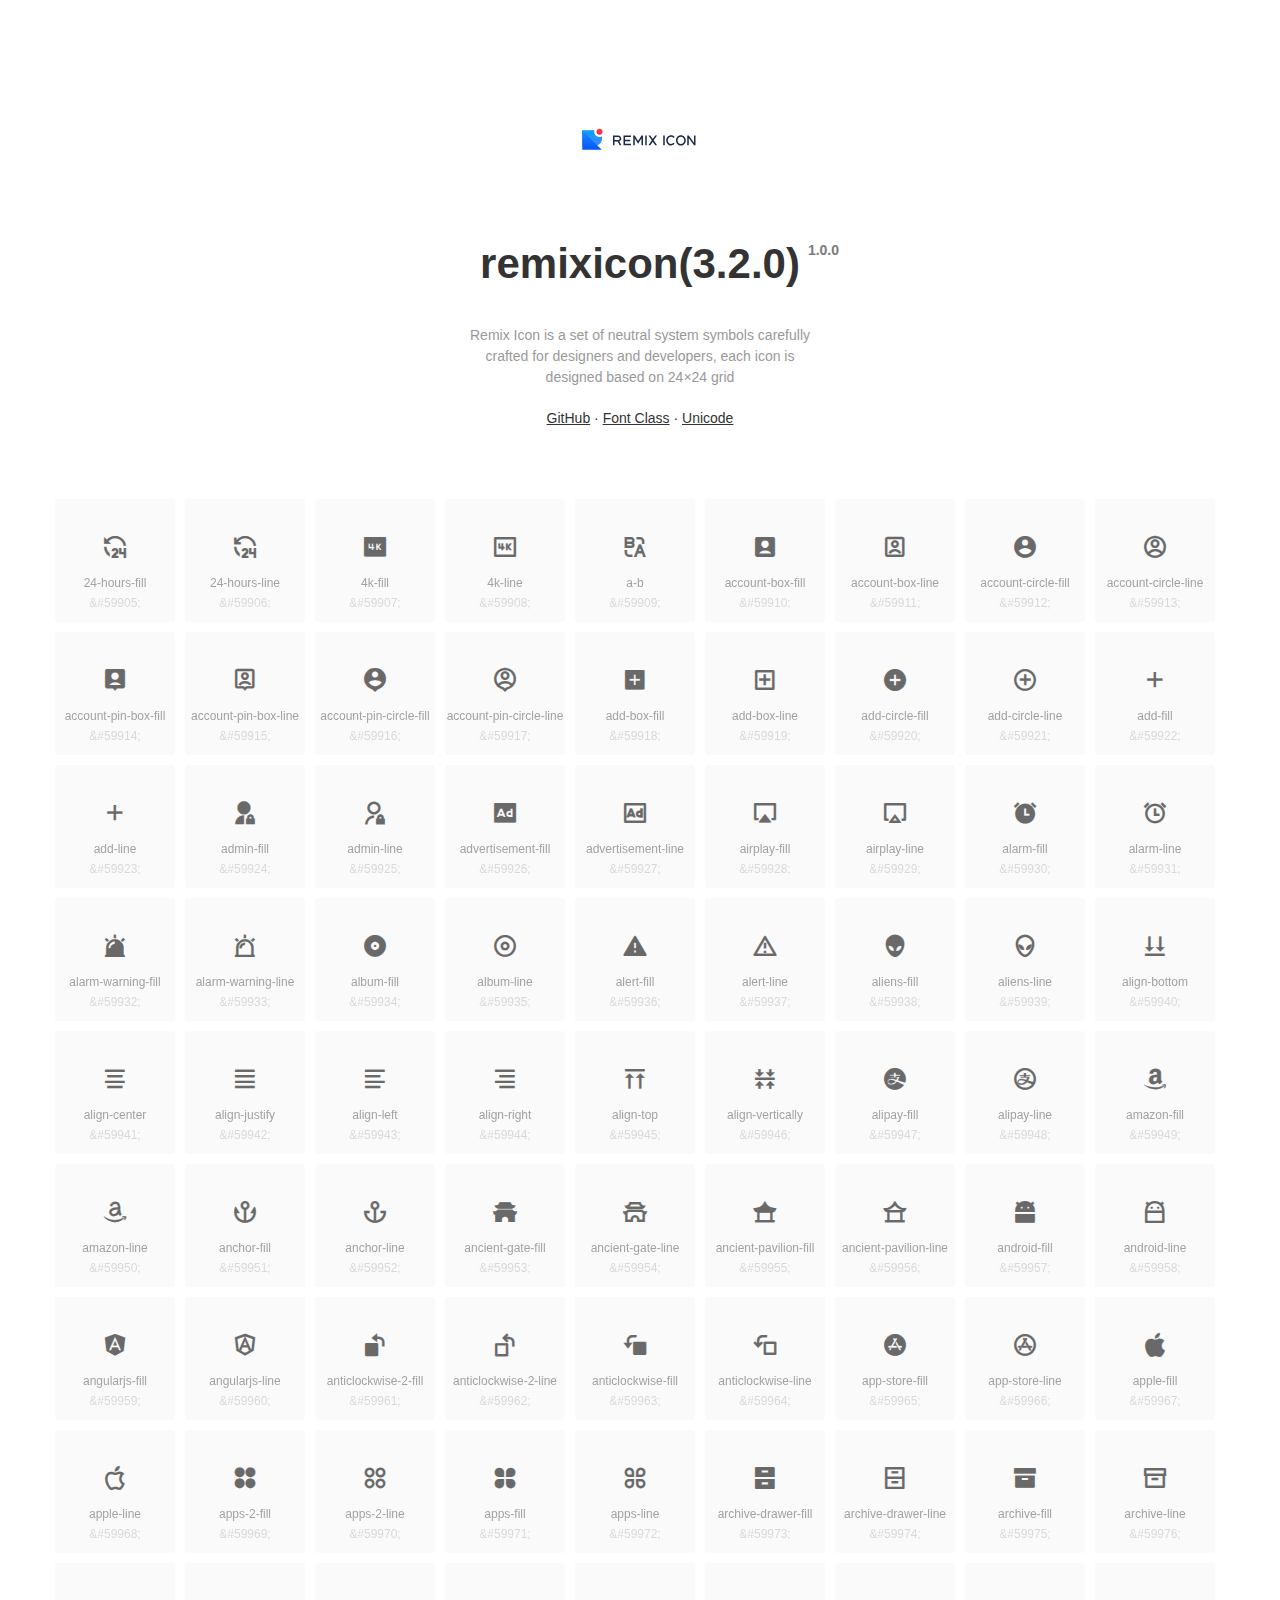
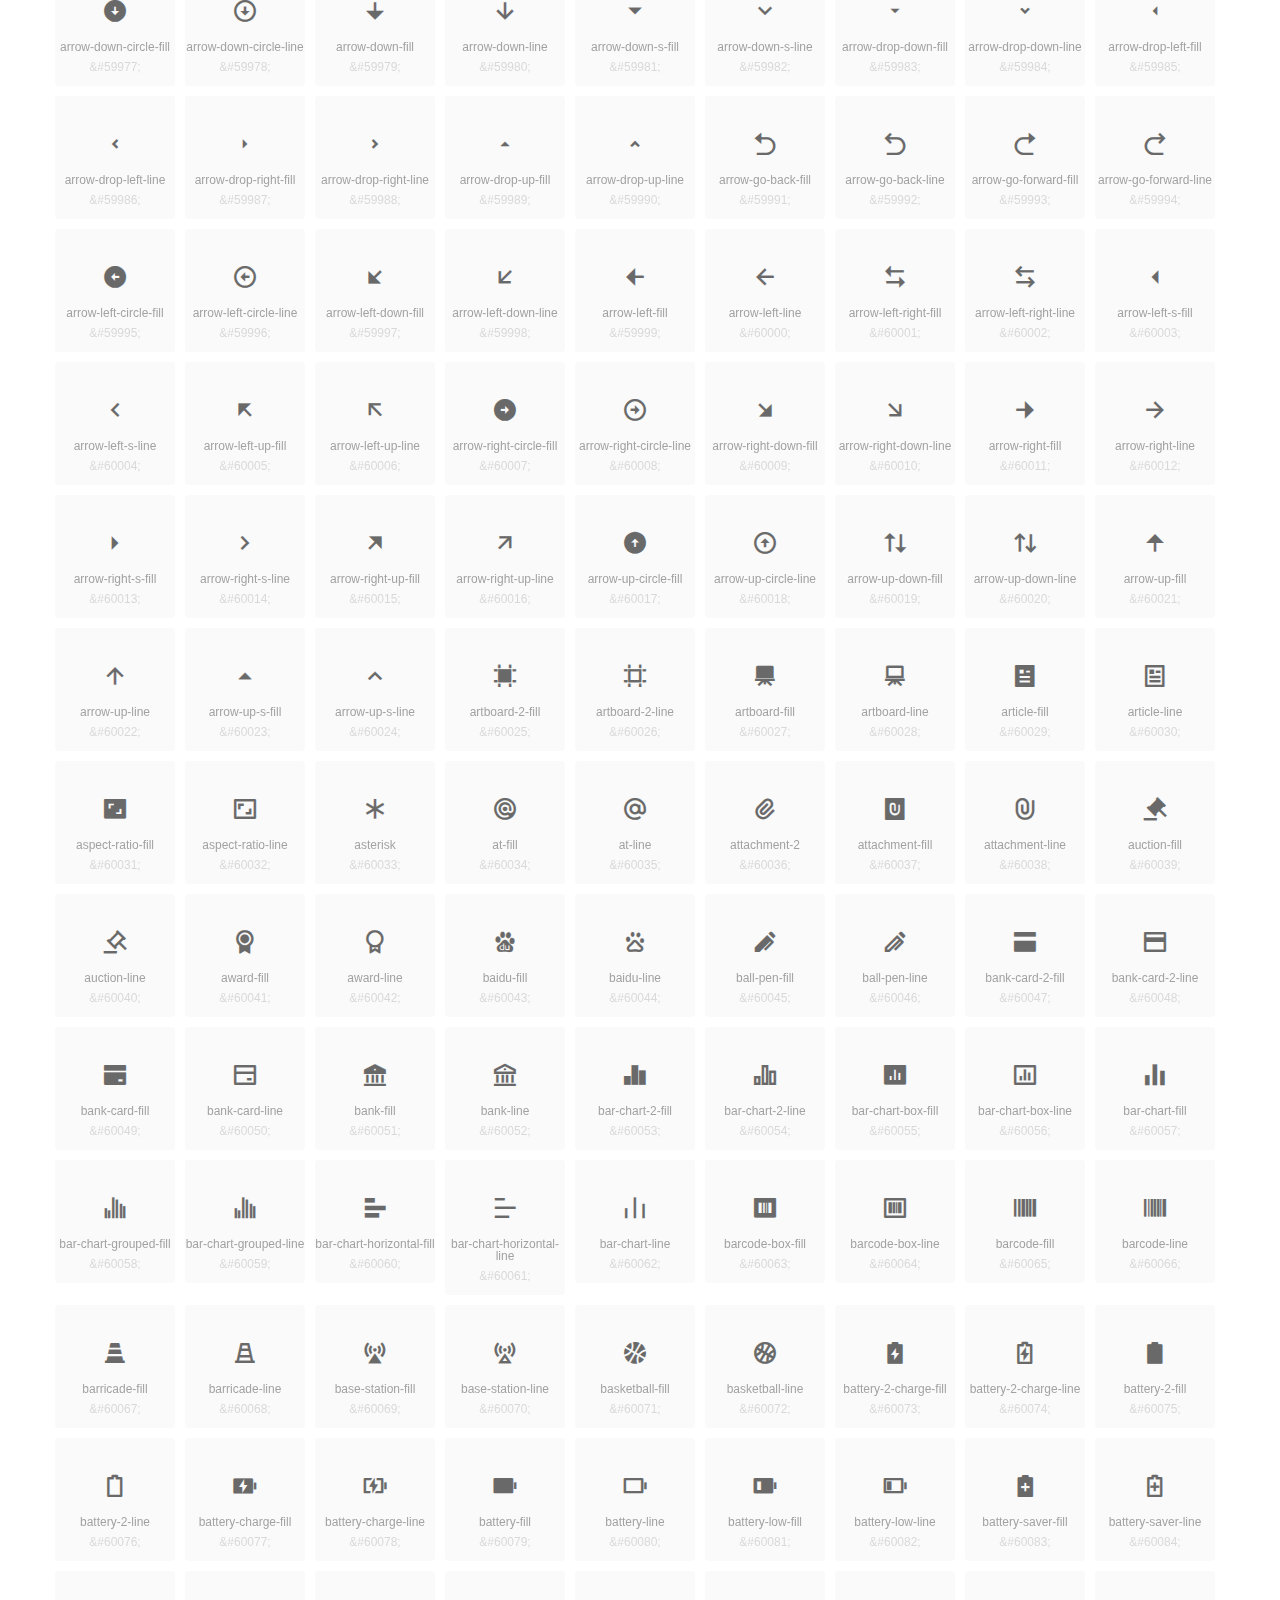
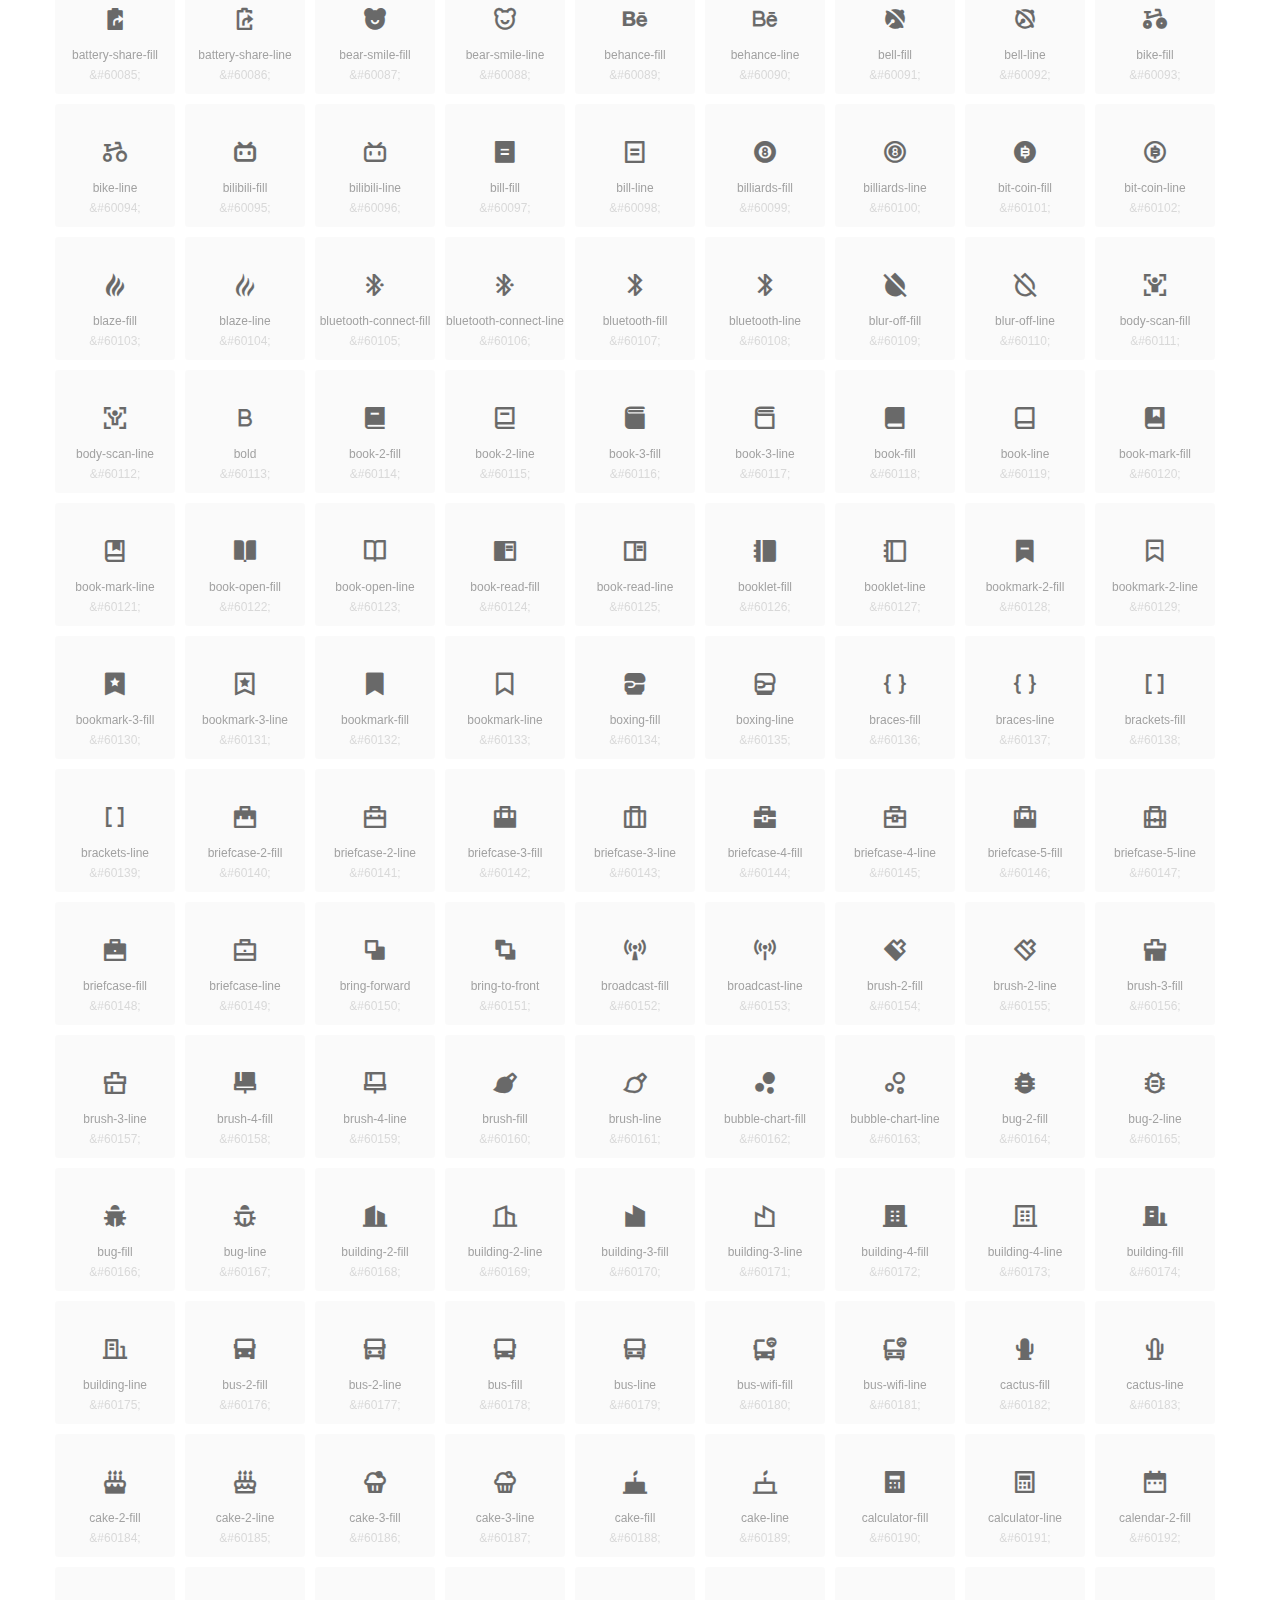
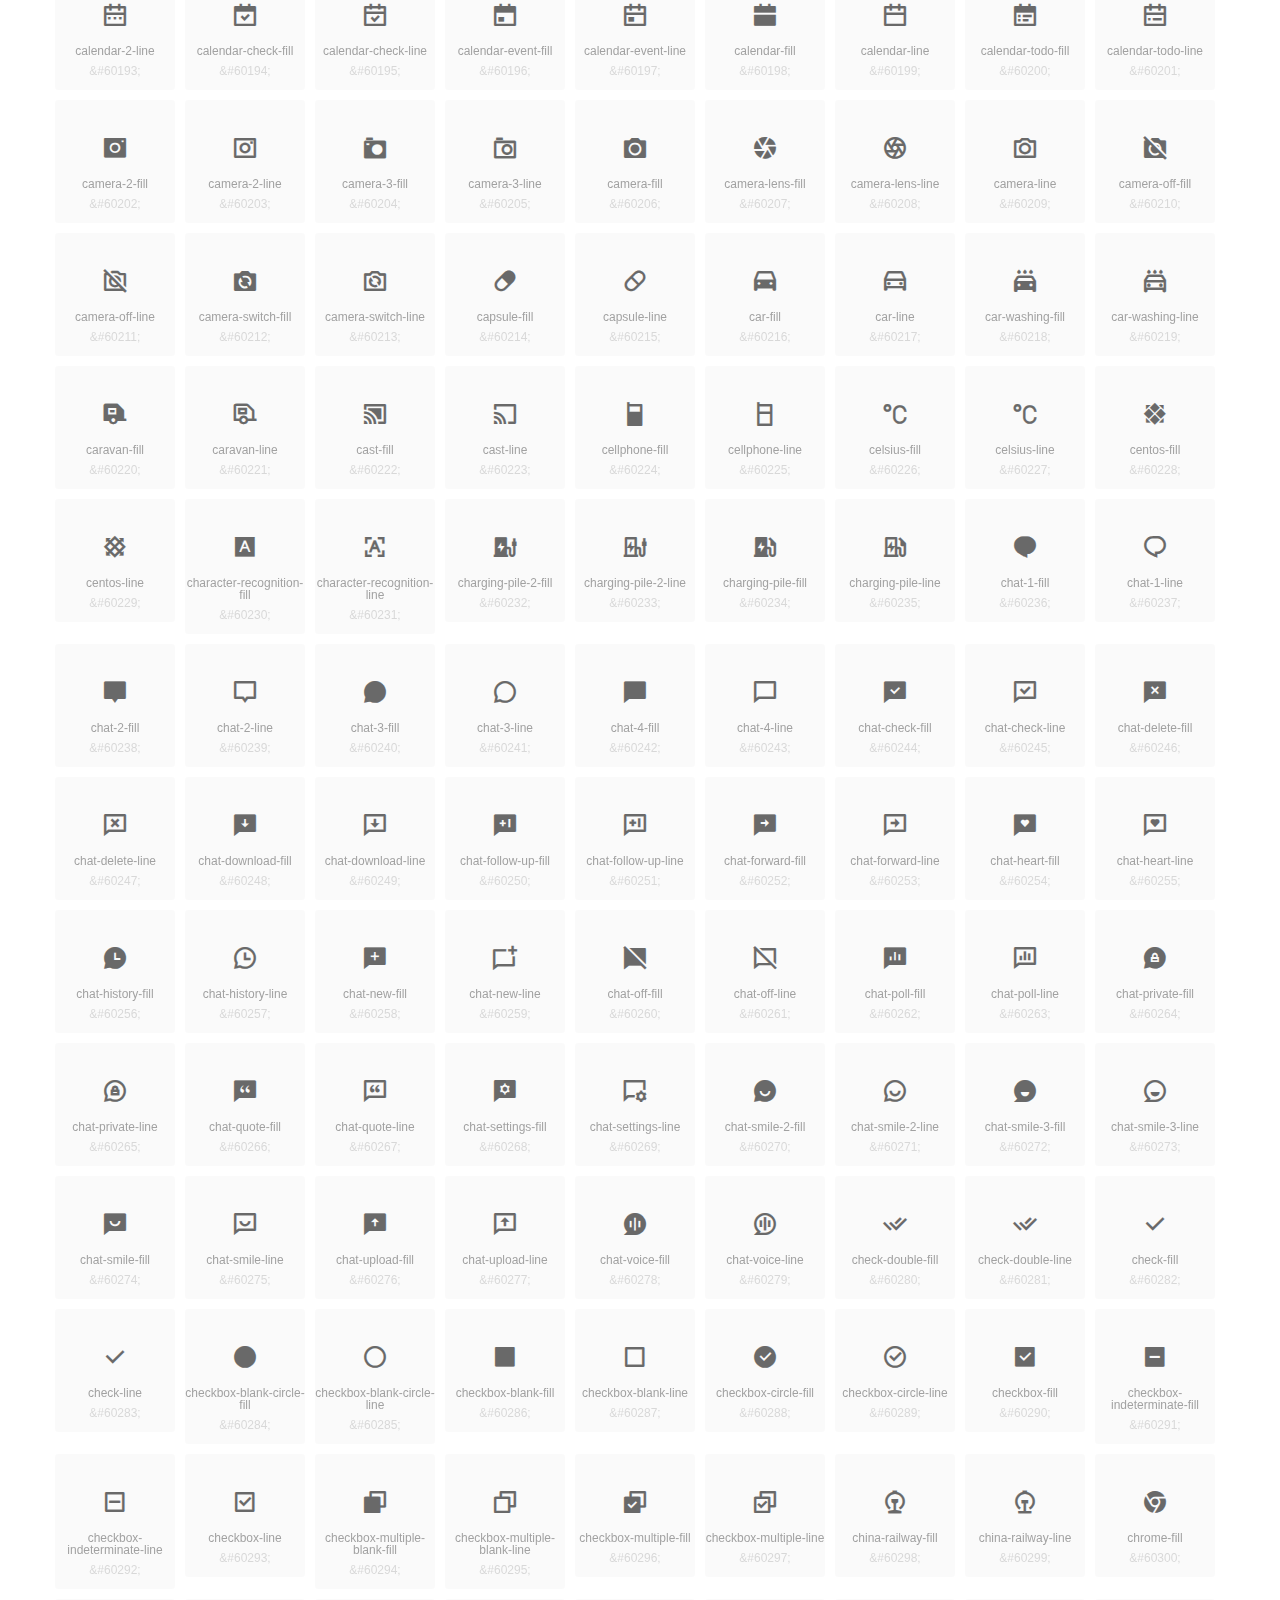
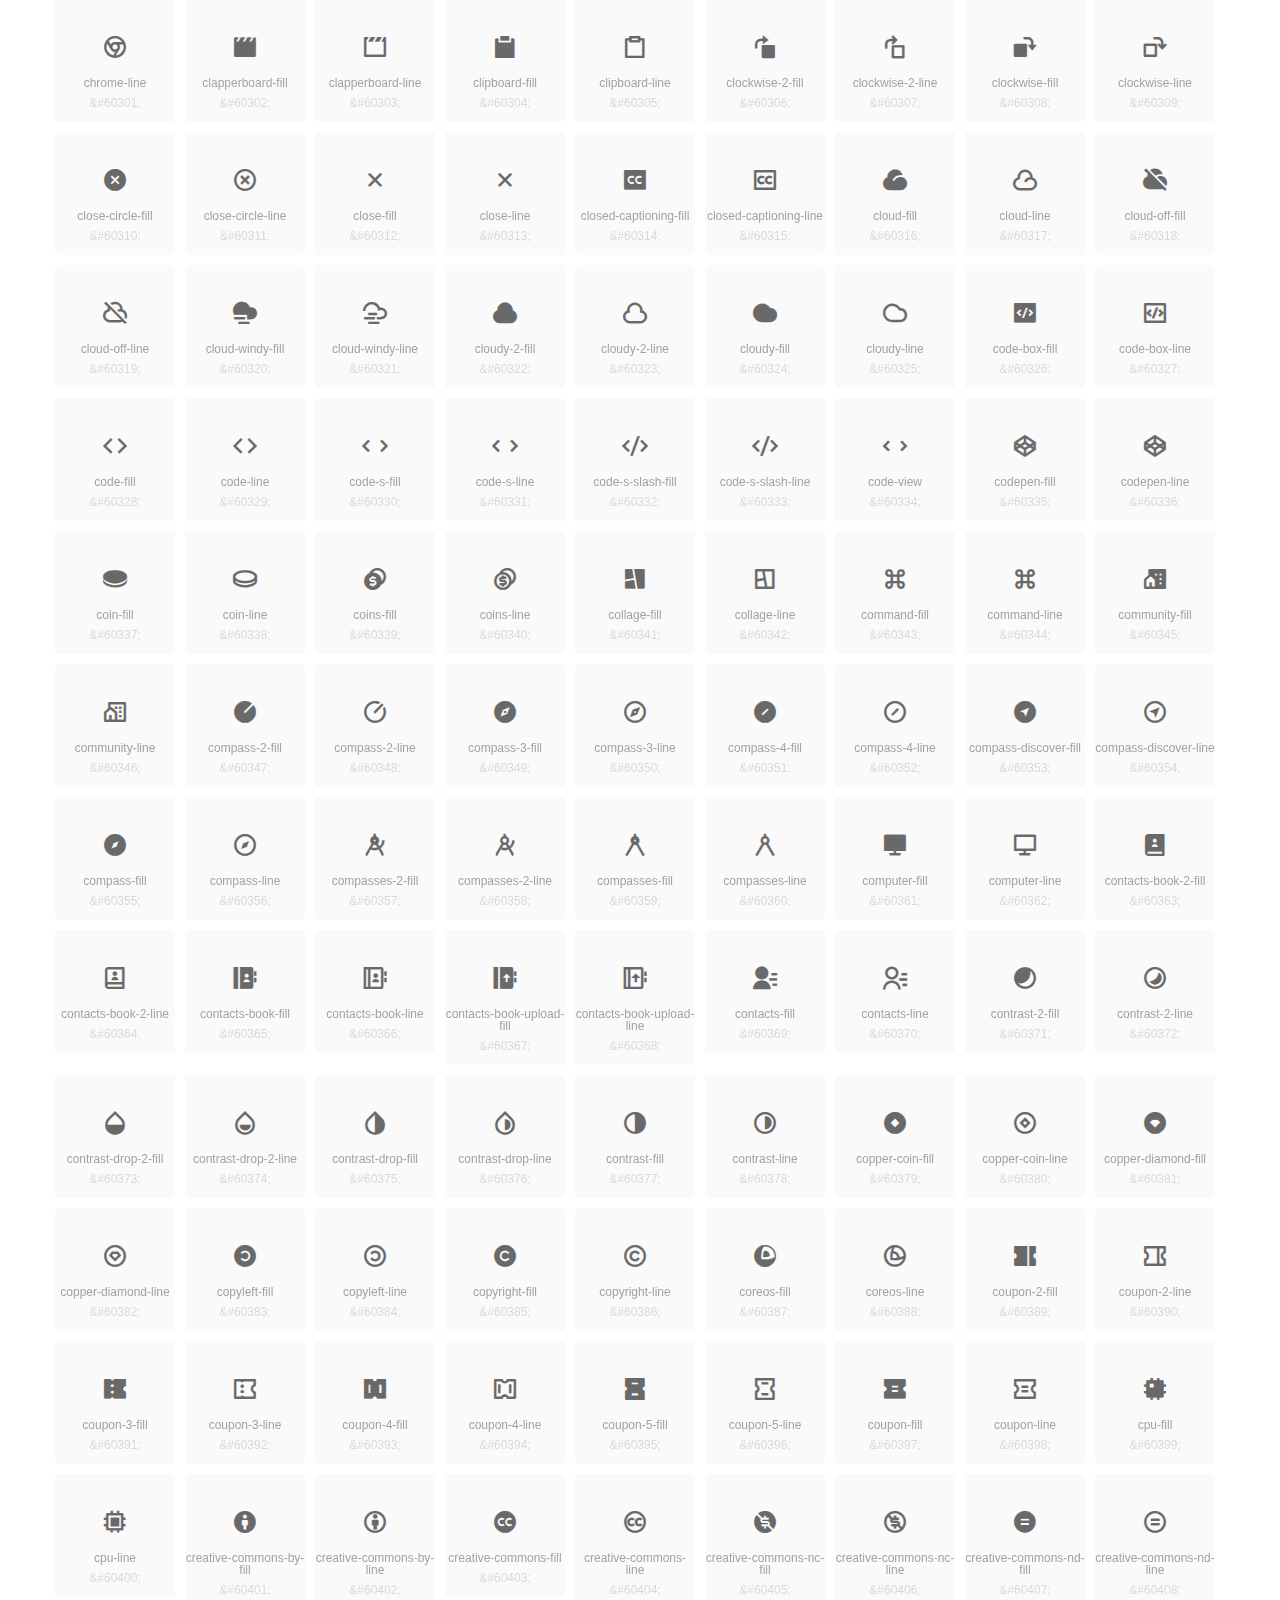
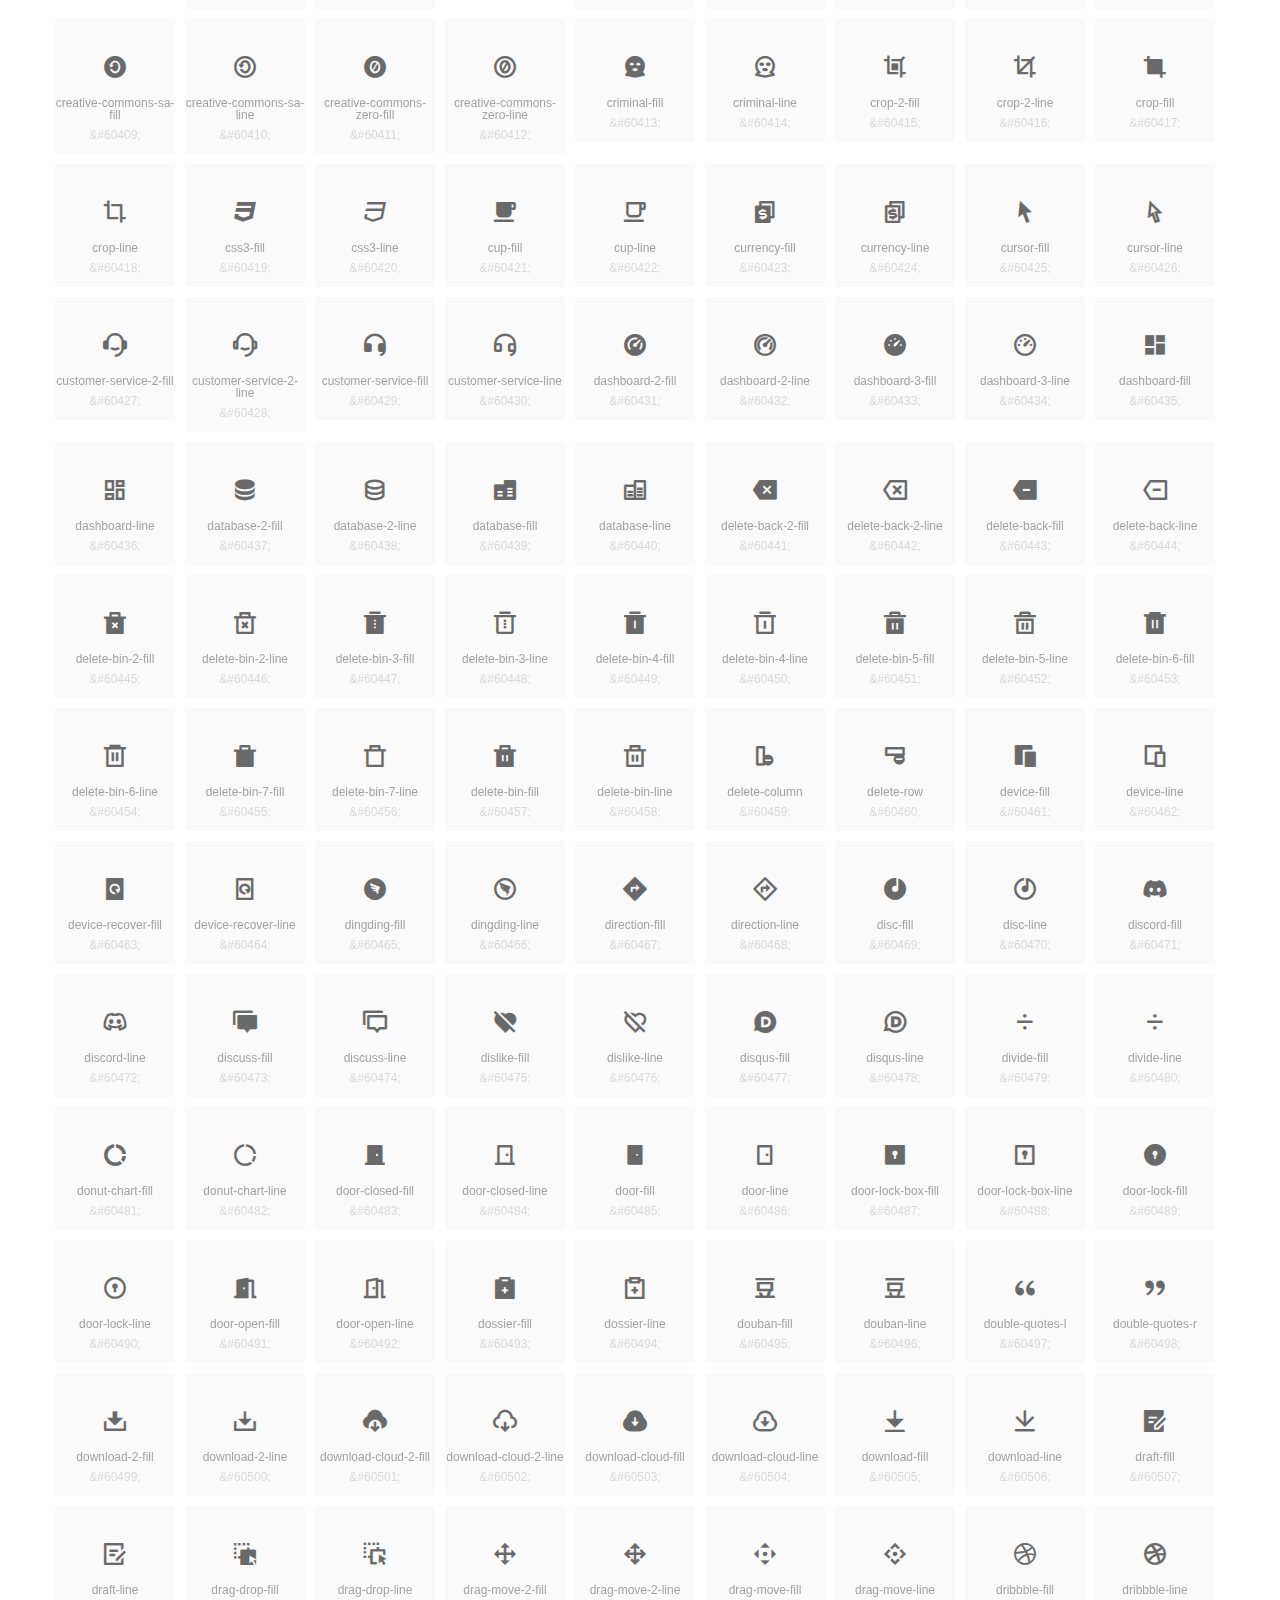
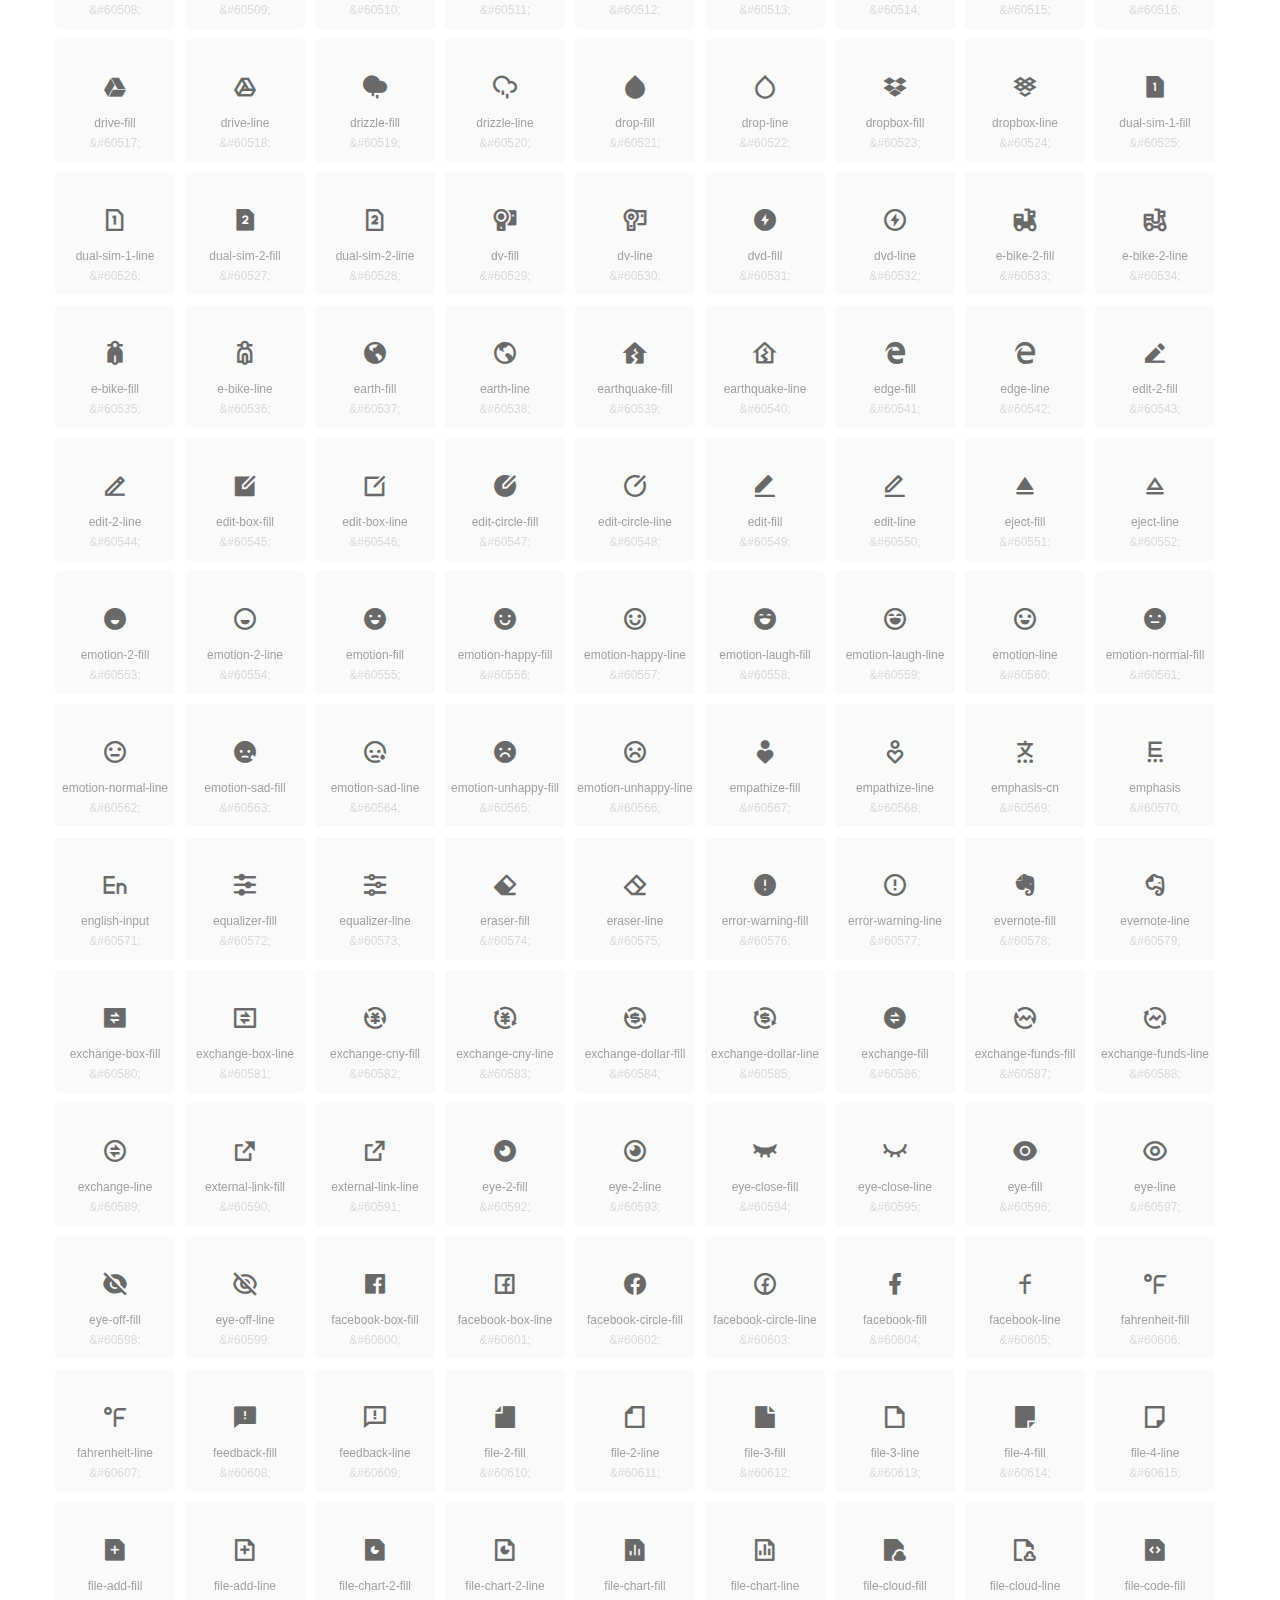
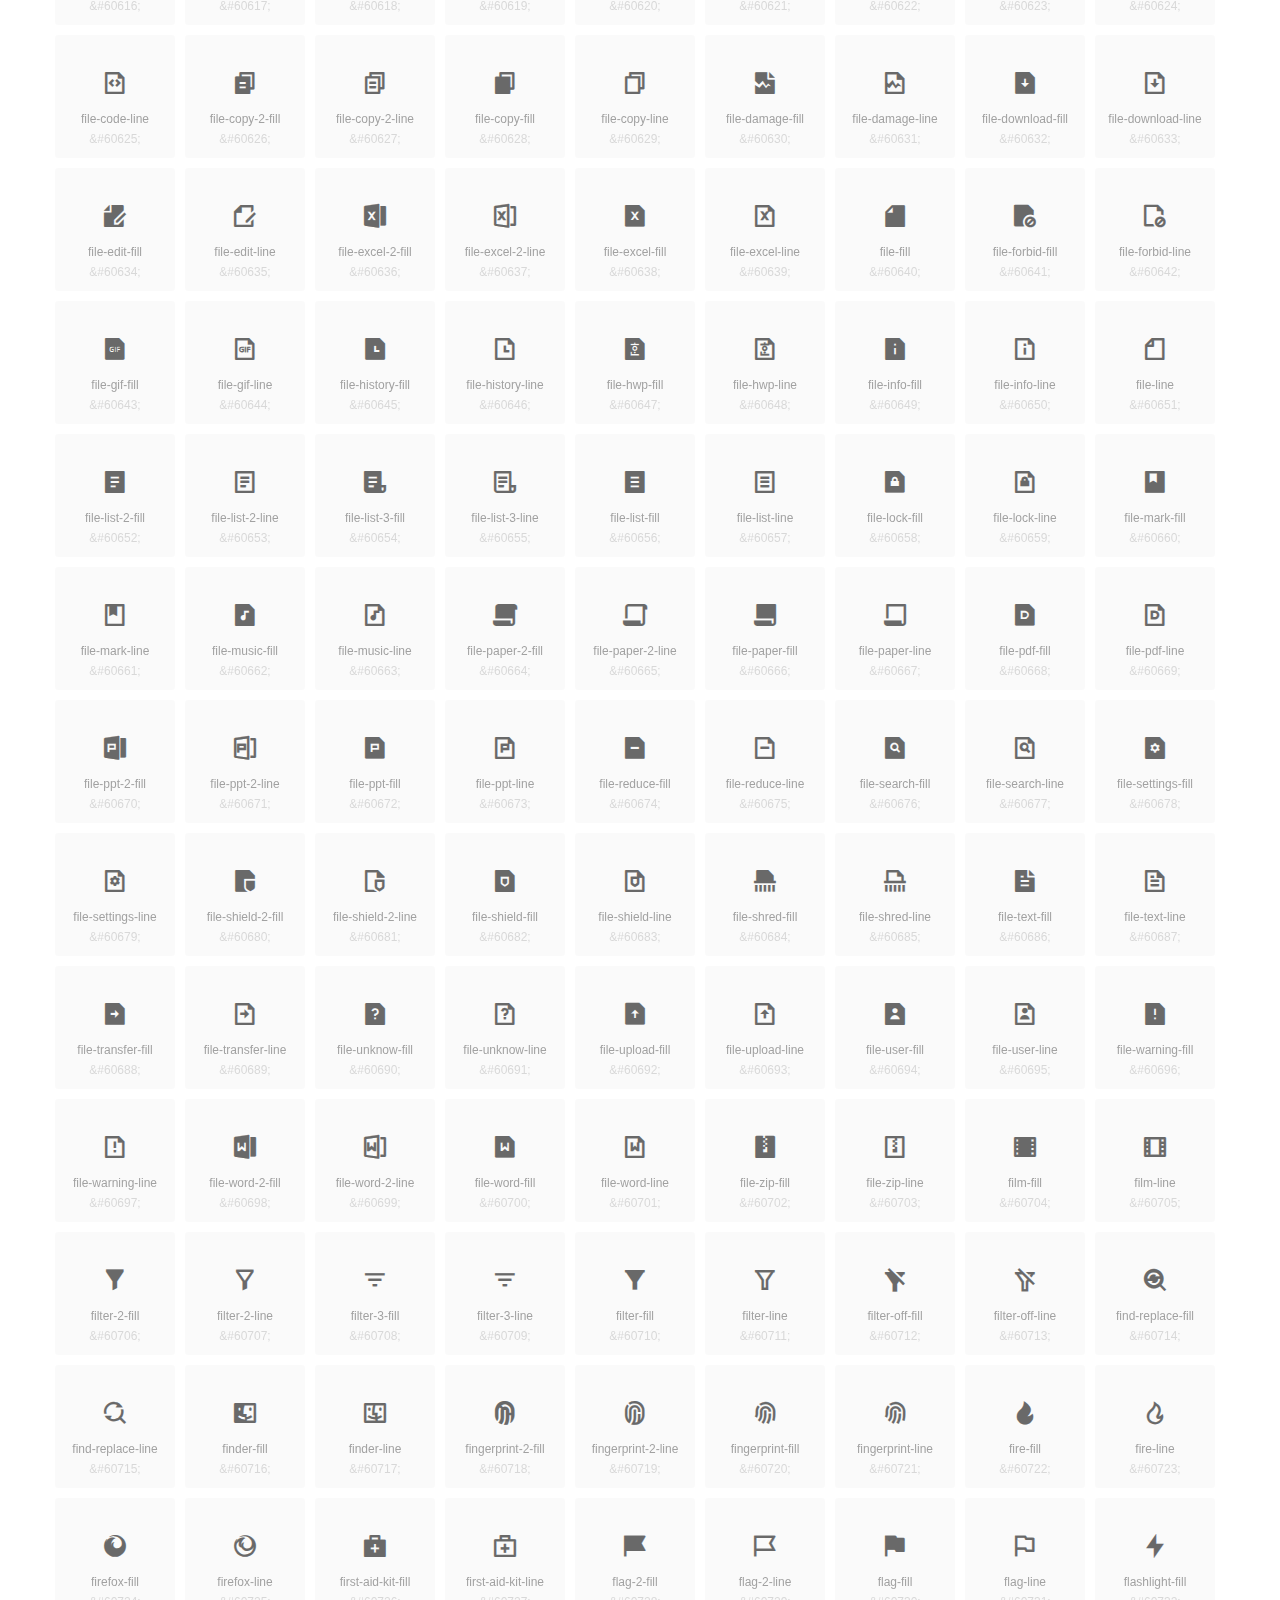
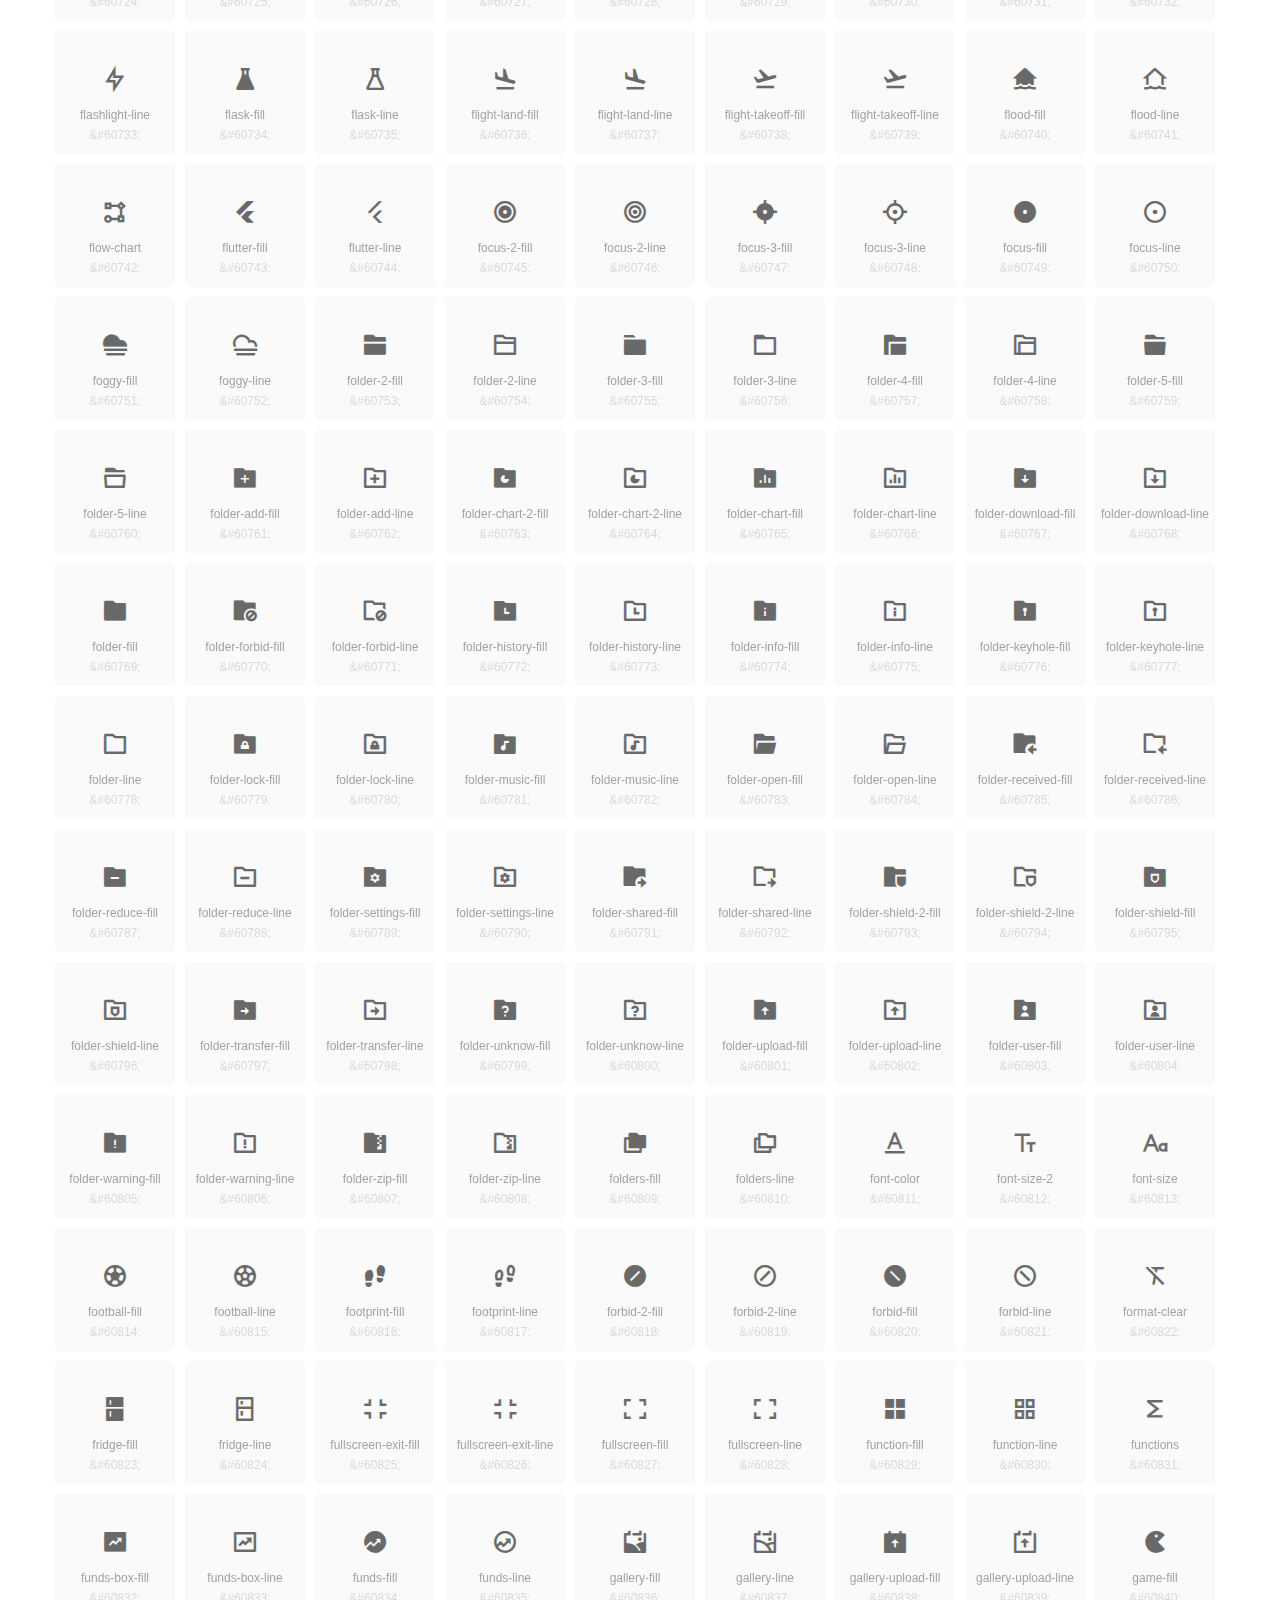
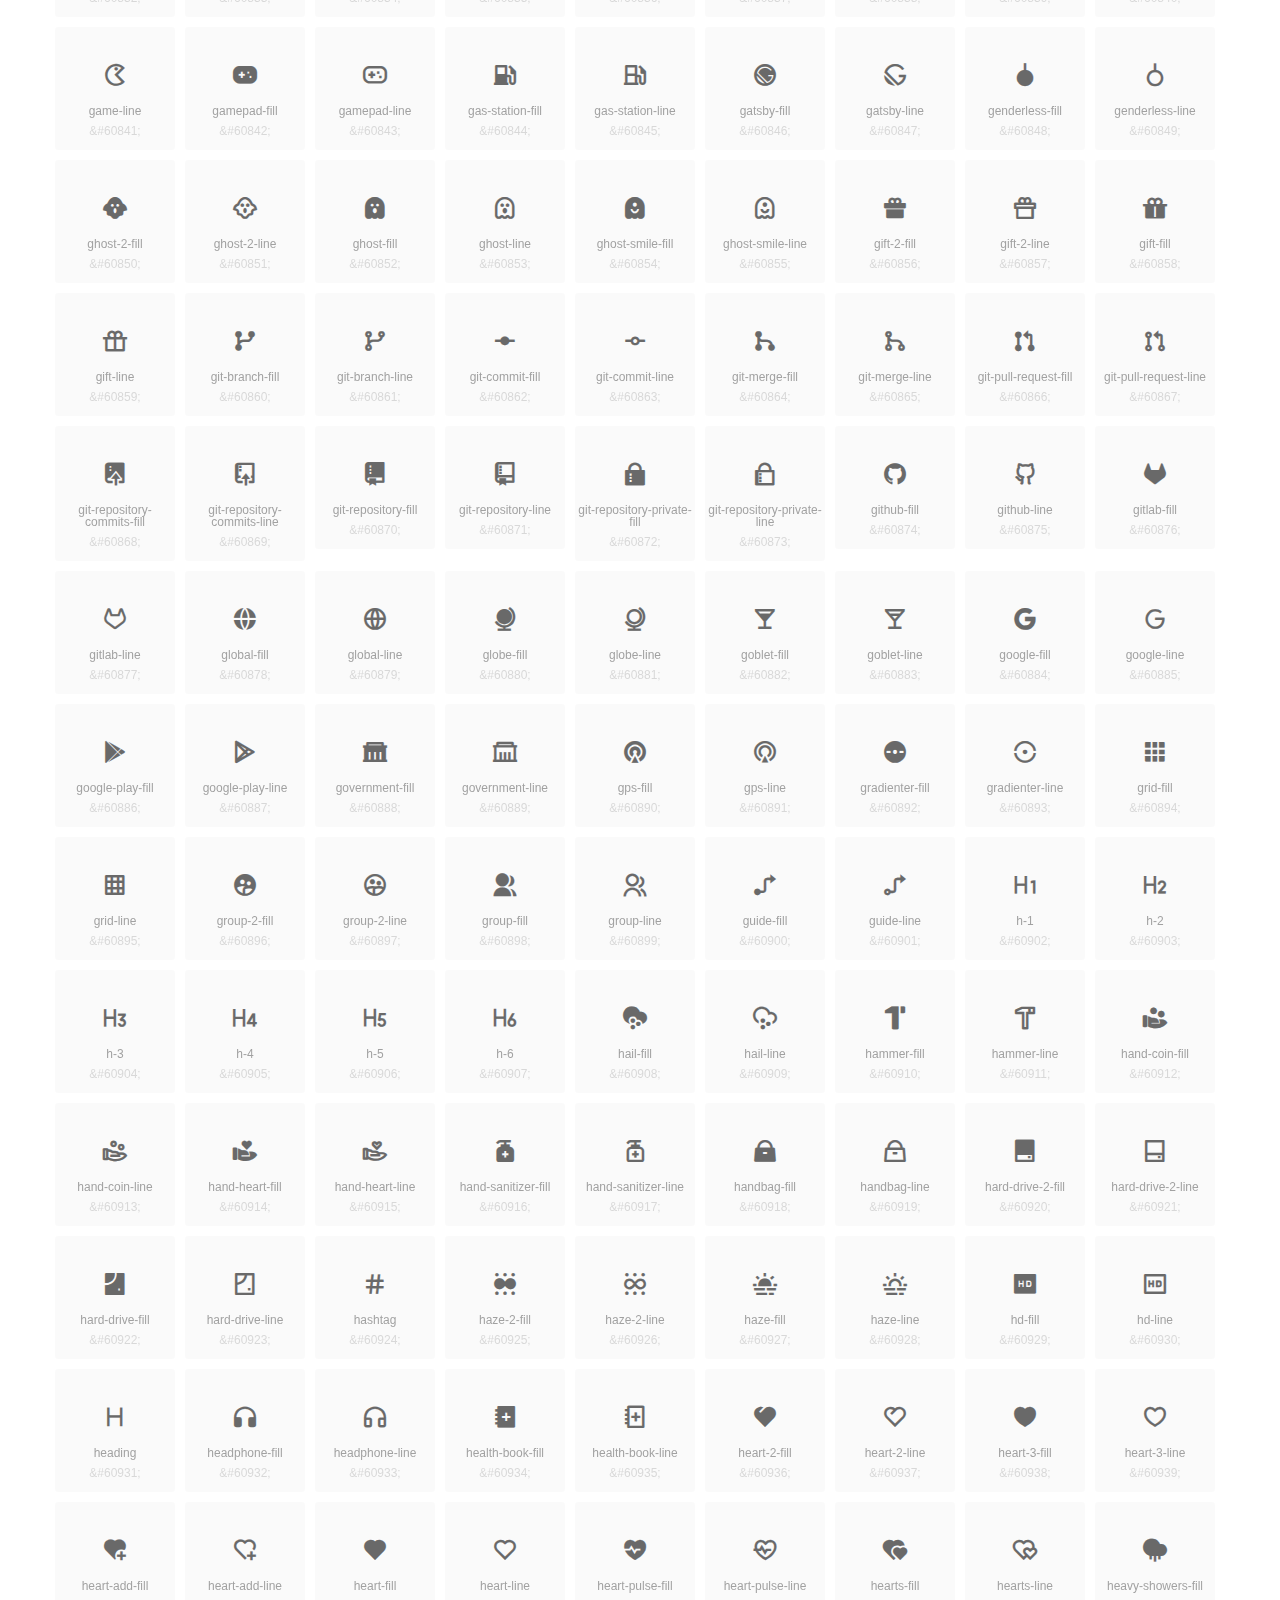
<file: remix-icon/unicode.html>
<!DOCTYPE html>
<html lang="en">
<head>
  <meta charset="UTF-8">
  <title>remixicon(3.2.0)</title>
  <meta name="viewport" content="width=device-width,minimum-scale=1.0,maximum-scale=1.0,user-scalable=no">
   
  <meta name="description" content="Remix Icon is a set of neutral system symbols carefully crafted for designers and developers, each icon is designed based on 24×24 grid">
   
  <meta name="keywords" content="remixicon,TTF,EOT,WOFF,WOFF2,SVG">
  
  
  
  <style>
    *{margin: 0;padding: 0;list-style: none;}
    body { color: #696969; font: 12px/1.5 tahoma, arial, \5b8b\4f53, sans-serif; }
    a { color: #333; text-decoration: underline; }
    a:hover { color: rgb(9, 73, 209); }
    .header { color: #333; text-align: center; padding: 80px 0 60px 0; min-height: 153px; font-size: 14px; }
    .header .logo svg { height: 120px; width: 120px; }
    .header h1 { font-size: 42px; padding: 26px 0 10px 0; }
    .header sup {font-size: 14px; margin: 8px 0 0 8px; position: absolute; color: #7b7b7b; }
    .info {
      color: #999;
      font-weight: normal;
      max-width: 346px;
      margin: 0 auto;
      padding: 20px 0;
      font-size: 14px;
    }

    .icons { max-width: 1190px; margin: 0 auto; }
    .icons ul { text-align: center; }
    .icons ul li {
      vertical-align: top;
      width: 120px;
      display: inline-block;
      text-align: center;
      background-color: rgba(0,0,0,.02);
      border-radius: 3px;
      padding: 29px 0 10px 0;
      margin-right: 10px;
      margin-top: 10px;
      transition: all 0.6s ease;
    }
    .icons ul li:hover { background-color: rgba(0,0,0,.06); }
    .icons ul li:hover span { color: #3c75e4; opacity: 1; }
    .icons ul li .unicode { color: #8c8c8c; opacity: 0.3; }
    .icons ul li h4 {
      font-weight: normal;
      padding: 10px 0 5px 0;
      display: block;
      color: #8c8c8c;
      font-size: 14px;
      line-height: 12px;
      opacity: 0.8;
    }
    .icons ul li:hover h4 { opacity: 1; }
    .icons ul li svg { width: 24px; height: 24px; }
    .icons ul li:hover { color: #3c75e4; }
    .footer { text-align: center; padding: 10px 0 90px 0; }
    .footer a { text-align: center; padding: 10px 0 90px 0; color: #696969;}
    .footer a:hover { color: #0949d1; }
    .links { text-align: center; padding: 50px 0 0 0; font-size: 14px; }
    
    
    .icons ul .unicode-icon span { display: block; }
    .icons ul .unicode-icon h4 { font-size: 12px; }
    @font-face {
      font-family: "remixicon";
      src: url("remixicon.eot");
      /* IE9*/
      src: url("remixicon.eot#iefix") format("embedded-opentype"),
      /* IE6-IE8 */
      url("remixicon.woff2?1681573354289") format("woff2"),
      url("remixicon.woff?1681573354289") format("woff"),
      /* chrome, firefox */
      url("remixicon.ttf?1681573354289") format("truetype"),
      /* chrome, firefox, opera, Safari, Android, iOS 4.2+*/
      url("remixicon.svg#remixicon?1681573354289") format("svg");
      /* iOS 4.1- */
    }
    .iconfont {
      font-family: "remixicon" !important;
      font-size: 26px;
      font-style: normal;
      -webkit-font-smoothing: antialiased;
      -webkit-text-stroke-width: 0.2px;
      -moz-osx-font-smoothing: grayscale;
    }
    
    
  </style>
  
</head>

<body>
  
  <div class="header">
    
    <div class="logo">
      <a href="./"><svg width="160" height="32" viewBox="0 0 160 32" fill="none" xmlns="http://www.w3.org/2000/svg">
<path d="M121.5 9.80005C123.33 9.80005 124.984 10.5797 126.165 11.8344L124.75 13.2496C123.929 12.3549 122.773 11.8 121.5 11.8C119.029 11.8 117 13.891 117 16.5C117 19.1091 119.029 21.2 121.5 21.2C122.773 21.2 123.929 20.6452 124.75 19.7505L126.165 21.1657C124.984 22.4204 123.33 23.2 121.5 23.2C117.91 23.2 115 20.2004 115 16.5C115 12.7997 117.91 9.80005 121.5 9.80005Z" fill="#1A2947"/>
<path d="M113 10V23H111V10H113Z" fill="#1A2947"/>
<path d="M154 23V9.99988H152L152 19.6019L144.997 9.99988L143 10.0039V23H145L145 13.3969L152 23H154Z" fill="#1A2947"/>
<path d="M68 10V12H60V15.5H67V17.5H60V21H68V23H58V10H68Z" fill="#1A2947"/>
<path d="M82 10L77.4999 17.201L73 10H71V23H73V13.775L77.4999 20.975L82 13.773V23H84V10H82Z" fill="#1A2947"/>
<path d="M89 10V23H87V10H89Z" fill="#1A2947"/>
<path d="M96.9999 14.7565L93.6689 9.99951H91.2279L95.7789 16.4995L91.2289 22.9995H93.6689L96.9999 18.2435L100.33 22.9995H102.772L98.2209 16.4995L102.773 9.99951H100.33L96.9999 14.7565Z" fill="#1A2947"/>
<path fill-rule="evenodd" clip-rule="evenodd" d="M141 16.5C141 12.7997 138.09 9.80005 134.5 9.80005C130.91 9.80005 128 12.7997 128 16.5C128 20.2004 130.91 23.2 134.5 23.2C138.09 23.2 141 20.2004 141 16.5ZM130 16.5C130 13.891 132.029 11.8 134.5 11.8C136.971 11.8 139 13.891 139 16.5C139 19.1091 136.971 21.2 134.5 21.2C132.029 21.2 130 19.1091 130 16.5Z" fill="#1A2947"/>
<path fill-rule="evenodd" clip-rule="evenodd" d="M51 10C53.2091 10 55 11.7909 55 14C55 15.7175 53.9176 17.1821 52.3977 17.749L55.1901 22.999H52.9251L50.267 18H46V23H44V10H51ZM46 11.999V15.999L51 16C52.1046 16 53 15.1046 53 14C53 12.8955 52.1 12 51 12L46 11.999Z" fill="#1A2947"/>
<path fill-rule="evenodd" clip-rule="evenodd" d="M19.2887 3.00389C19.1928 3.0013 19.0965 3 19 3H3V24H19C24.799 24 29.5 19.299 29.5 13.5C29.5 12.7108 29.4129 11.942 29.2479 11.2025C28.2772 11.7119 27.1722 12 26 12C22.134 12 19 8.86599 19 5C19 4.30645 19.1009 3.63646 19.2887 3.00389Z" fill="url(#paint0_linear_960_1054)"/>
<g filter="url(#filter0_b_960_1054)">
<path fill-rule="evenodd" clip-rule="evenodd" d="M3 3L29 29H3V3Z" fill="url(#paint1_linear_960_1054)"/>
</g>
<circle cx="26" cy="5" r="4" fill="url(#paint2_linear_960_1054)"/>
<defs>
<filter id="filter0_b_960_1054" x="-2.43656" y="-2.43656" width="36.8731" height="36.8731" filterUnits="userSpaceOnUse" color-interpolation-filters="sRGB">
<feFlood flood-opacity="0" result="BackgroundImageFix"/>
<feGaussianBlur in="BackgroundImage" stdDeviation="2.71828"/>
<feComposite in2="SourceAlpha" operator="in" result="effect1_backgroundBlur_960_1054"/>
<feBlend mode="normal" in="SourceGraphic" in2="effect1_backgroundBlur_960_1054" result="shape"/>
</filter>
<linearGradient id="paint0_linear_960_1054" x1="3" y1="3" x2="3" y2="24" gradientUnits="userSpaceOnUse">
<stop stop-color="#05A0FA"/>
<stop offset="1" stop-color="#4785FF"/>
</linearGradient>
<linearGradient id="paint1_linear_960_1054" x1="3" y1="3" x2="3" y2="29" gradientUnits="userSpaceOnUse">
<stop stop-color="#1A8CFF"/>
<stop offset="1" stop-color="#0557FA"/>
</linearGradient>
<linearGradient id="paint2_linear_960_1054" x1="22" y1="1" x2="22" y2="9" gradientUnits="userSpaceOnUse">
<stop stop-color="#FF463A"/>
<stop offset="1" stop-color="#FF1F5A"/>
</linearGradient>
</defs>
</svg>
</a>
    </div>
    
    <h1>remixicon(3.2.0)<sup>1.0.0</sup></h1>
    <div class="info">
      Remix Icon is a set of neutral system symbols carefully crafted for designers and developers, each icon is designed based on 24×24 grid
    </div>
    <p>
      
      <a href="https://github.com/Remix-Design/remixicon.git">GitHub</a> · 
      
      <a href="index.html">Font Class</a> · 
      
      <a href="unicode.html">Unicode</a>
      
    </p>
  </div>
  <div class="icons">
    <ul>
      <li class="unicode-icon"><span class="iconfont"></span><h4>24-hours-fill</h4><span class="unicode">&amp;#59905;</span></li><li class="unicode-icon"><span class="iconfont"></span><h4>24-hours-line</h4><span class="unicode">&amp;#59906;</span></li><li class="unicode-icon"><span class="iconfont"></span><h4>4k-fill</h4><span class="unicode">&amp;#59907;</span></li><li class="unicode-icon"><span class="iconfont"></span><h4>4k-line</h4><span class="unicode">&amp;#59908;</span></li><li class="unicode-icon"><span class="iconfont"></span><h4>a-b</h4><span class="unicode">&amp;#59909;</span></li><li class="unicode-icon"><span class="iconfont"></span><h4>account-box-fill</h4><span class="unicode">&amp;#59910;</span></li><li class="unicode-icon"><span class="iconfont"></span><h4>account-box-line</h4><span class="unicode">&amp;#59911;</span></li><li class="unicode-icon"><span class="iconfont"></span><h4>account-circle-fill</h4><span class="unicode">&amp;#59912;</span></li><li class="unicode-icon"><span class="iconfont"></span><h4>account-circle-line</h4><span class="unicode">&amp;#59913;</span></li><li class="unicode-icon"><span class="iconfont"></span><h4>account-pin-box-fill</h4><span class="unicode">&amp;#59914;</span></li><li class="unicode-icon"><span class="iconfont"></span><h4>account-pin-box-line</h4><span class="unicode">&amp;#59915;</span></li><li class="unicode-icon"><span class="iconfont"></span><h4>account-pin-circle-fill</h4><span class="unicode">&amp;#59916;</span></li><li class="unicode-icon"><span class="iconfont"></span><h4>account-pin-circle-line</h4><span class="unicode">&amp;#59917;</span></li><li class="unicode-icon"><span class="iconfont"></span><h4>add-box-fill</h4><span class="unicode">&amp;#59918;</span></li><li class="unicode-icon"><span class="iconfont"></span><h4>add-box-line</h4><span class="unicode">&amp;#59919;</span></li><li class="unicode-icon"><span class="iconfont"></span><h4>add-circle-fill</h4><span class="unicode">&amp;#59920;</span></li><li class="unicode-icon"><span class="iconfont"></span><h4>add-circle-line</h4><span class="unicode">&amp;#59921;</span></li><li class="unicode-icon"><span class="iconfont"></span><h4>add-fill</h4><span class="unicode">&amp;#59922;</span></li><li class="unicode-icon"><span class="iconfont"></span><h4>add-line</h4><span class="unicode">&amp;#59923;</span></li><li class="unicode-icon"><span class="iconfont"></span><h4>admin-fill</h4><span class="unicode">&amp;#59924;</span></li><li class="unicode-icon"><span class="iconfont"></span><h4>admin-line</h4><span class="unicode">&amp;#59925;</span></li><li class="unicode-icon"><span class="iconfont"></span><h4>advertisement-fill</h4><span class="unicode">&amp;#59926;</span></li><li class="unicode-icon"><span class="iconfont"></span><h4>advertisement-line</h4><span class="unicode">&amp;#59927;</span></li><li class="unicode-icon"><span class="iconfont"></span><h4>airplay-fill</h4><span class="unicode">&amp;#59928;</span></li><li class="unicode-icon"><span class="iconfont"></span><h4>airplay-line</h4><span class="unicode">&amp;#59929;</span></li><li class="unicode-icon"><span class="iconfont"></span><h4>alarm-fill</h4><span class="unicode">&amp;#59930;</span></li><li class="unicode-icon"><span class="iconfont"></span><h4>alarm-line</h4><span class="unicode">&amp;#59931;</span></li><li class="unicode-icon"><span class="iconfont"></span><h4>alarm-warning-fill</h4><span class="unicode">&amp;#59932;</span></li><li class="unicode-icon"><span class="iconfont"></span><h4>alarm-warning-line</h4><span class="unicode">&amp;#59933;</span></li><li class="unicode-icon"><span class="iconfont"></span><h4>album-fill</h4><span class="unicode">&amp;#59934;</span></li><li class="unicode-icon"><span class="iconfont"></span><h4>album-line</h4><span class="unicode">&amp;#59935;</span></li><li class="unicode-icon"><span class="iconfont"></span><h4>alert-fill</h4><span class="unicode">&amp;#59936;</span></li><li class="unicode-icon"><span class="iconfont"></span><h4>alert-line</h4><span class="unicode">&amp;#59937;</span></li><li class="unicode-icon"><span class="iconfont"></span><h4>aliens-fill</h4><span class="unicode">&amp;#59938;</span></li><li class="unicode-icon"><span class="iconfont"></span><h4>aliens-line</h4><span class="unicode">&amp;#59939;</span></li><li class="unicode-icon"><span class="iconfont"></span><h4>align-bottom</h4><span class="unicode">&amp;#59940;</span></li><li class="unicode-icon"><span class="iconfont"></span><h4>align-center</h4><span class="unicode">&amp;#59941;</span></li><li class="unicode-icon"><span class="iconfont"></span><h4>align-justify</h4><span class="unicode">&amp;#59942;</span></li><li class="unicode-icon"><span class="iconfont"></span><h4>align-left</h4><span class="unicode">&amp;#59943;</span></li><li class="unicode-icon"><span class="iconfont"></span><h4>align-right</h4><span class="unicode">&amp;#59944;</span></li><li class="unicode-icon"><span class="iconfont"></span><h4>align-top</h4><span class="unicode">&amp;#59945;</span></li><li class="unicode-icon"><span class="iconfont"></span><h4>align-vertically</h4><span class="unicode">&amp;#59946;</span></li><li class="unicode-icon"><span class="iconfont"></span><h4>alipay-fill</h4><span class="unicode">&amp;#59947;</span></li><li class="unicode-icon"><span class="iconfont"></span><h4>alipay-line</h4><span class="unicode">&amp;#59948;</span></li><li class="unicode-icon"><span class="iconfont"></span><h4>amazon-fill</h4><span class="unicode">&amp;#59949;</span></li><li class="unicode-icon"><span class="iconfont"></span><h4>amazon-line</h4><span class="unicode">&amp;#59950;</span></li><li class="unicode-icon"><span class="iconfont"></span><h4>anchor-fill</h4><span class="unicode">&amp;#59951;</span></li><li class="unicode-icon"><span class="iconfont"></span><h4>anchor-line</h4><span class="unicode">&amp;#59952;</span></li><li class="unicode-icon"><span class="iconfont"></span><h4>ancient-gate-fill</h4><span class="unicode">&amp;#59953;</span></li><li class="unicode-icon"><span class="iconfont"></span><h4>ancient-gate-line</h4><span class="unicode">&amp;#59954;</span></li><li class="unicode-icon"><span class="iconfont"></span><h4>ancient-pavilion-fill</h4><span class="unicode">&amp;#59955;</span></li><li class="unicode-icon"><span class="iconfont"></span><h4>ancient-pavilion-line</h4><span class="unicode">&amp;#59956;</span></li><li class="unicode-icon"><span class="iconfont"></span><h4>android-fill</h4><span class="unicode">&amp;#59957;</span></li><li class="unicode-icon"><span class="iconfont"></span><h4>android-line</h4><span class="unicode">&amp;#59958;</span></li><li class="unicode-icon"><span class="iconfont"></span><h4>angularjs-fill</h4><span class="unicode">&amp;#59959;</span></li><li class="unicode-icon"><span class="iconfont"></span><h4>angularjs-line</h4><span class="unicode">&amp;#59960;</span></li><li class="unicode-icon"><span class="iconfont"></span><h4>anticlockwise-2-fill</h4><span class="unicode">&amp;#59961;</span></li><li class="unicode-icon"><span class="iconfont"></span><h4>anticlockwise-2-line</h4><span class="unicode">&amp;#59962;</span></li><li class="unicode-icon"><span class="iconfont"></span><h4>anticlockwise-fill</h4><span class="unicode">&amp;#59963;</span></li><li class="unicode-icon"><span class="iconfont"></span><h4>anticlockwise-line</h4><span class="unicode">&amp;#59964;</span></li><li class="unicode-icon"><span class="iconfont"></span><h4>app-store-fill</h4><span class="unicode">&amp;#59965;</span></li><li class="unicode-icon"><span class="iconfont"></span><h4>app-store-line</h4><span class="unicode">&amp;#59966;</span></li><li class="unicode-icon"><span class="iconfont"></span><h4>apple-fill</h4><span class="unicode">&amp;#59967;</span></li><li class="unicode-icon"><span class="iconfont"></span><h4>apple-line</h4><span class="unicode">&amp;#59968;</span></li><li class="unicode-icon"><span class="iconfont"></span><h4>apps-2-fill</h4><span class="unicode">&amp;#59969;</span></li><li class="unicode-icon"><span class="iconfont"></span><h4>apps-2-line</h4><span class="unicode">&amp;#59970;</span></li><li class="unicode-icon"><span class="iconfont"></span><h4>apps-fill</h4><span class="unicode">&amp;#59971;</span></li><li class="unicode-icon"><span class="iconfont"></span><h4>apps-line</h4><span class="unicode">&amp;#59972;</span></li><li class="unicode-icon"><span class="iconfont"></span><h4>archive-drawer-fill</h4><span class="unicode">&amp;#59973;</span></li><li class="unicode-icon"><span class="iconfont"></span><h4>archive-drawer-line</h4><span class="unicode">&amp;#59974;</span></li><li class="unicode-icon"><span class="iconfont"></span><h4>archive-fill</h4><span class="unicode">&amp;#59975;</span></li><li class="unicode-icon"><span class="iconfont"></span><h4>archive-line</h4><span class="unicode">&amp;#59976;</span></li><li class="unicode-icon"><span class="iconfont"></span><h4>arrow-down-circle-fill</h4><span class="unicode">&amp;#59977;</span></li><li class="unicode-icon"><span class="iconfont"></span><h4>arrow-down-circle-line</h4><span class="unicode">&amp;#59978;</span></li><li class="unicode-icon"><span class="iconfont"></span><h4>arrow-down-fill</h4><span class="unicode">&amp;#59979;</span></li><li class="unicode-icon"><span class="iconfont"></span><h4>arrow-down-line</h4><span class="unicode">&amp;#59980;</span></li><li class="unicode-icon"><span class="iconfont"></span><h4>arrow-down-s-fill</h4><span class="unicode">&amp;#59981;</span></li><li class="unicode-icon"><span class="iconfont"></span><h4>arrow-down-s-line</h4><span class="unicode">&amp;#59982;</span></li><li class="unicode-icon"><span class="iconfont"></span><h4>arrow-drop-down-fill</h4><span class="unicode">&amp;#59983;</span></li><li class="unicode-icon"><span class="iconfont"></span><h4>arrow-drop-down-line</h4><span class="unicode">&amp;#59984;</span></li><li class="unicode-icon"><span class="iconfont"></span><h4>arrow-drop-left-fill</h4><span class="unicode">&amp;#59985;</span></li><li class="unicode-icon"><span class="iconfont"></span><h4>arrow-drop-left-line</h4><span class="unicode">&amp;#59986;</span></li><li class="unicode-icon"><span class="iconfont"></span><h4>arrow-drop-right-fill</h4><span class="unicode">&amp;#59987;</span></li><li class="unicode-icon"><span class="iconfont"></span><h4>arrow-drop-right-line</h4><span class="unicode">&amp;#59988;</span></li><li class="unicode-icon"><span class="iconfont"></span><h4>arrow-drop-up-fill</h4><span class="unicode">&amp;#59989;</span></li><li class="unicode-icon"><span class="iconfont"></span><h4>arrow-drop-up-line</h4><span class="unicode">&amp;#59990;</span></li><li class="unicode-icon"><span class="iconfont"></span><h4>arrow-go-back-fill</h4><span class="unicode">&amp;#59991;</span></li><li class="unicode-icon"><span class="iconfont"></span><h4>arrow-go-back-line</h4><span class="unicode">&amp;#59992;</span></li><li class="unicode-icon"><span class="iconfont"></span><h4>arrow-go-forward-fill</h4><span class="unicode">&amp;#59993;</span></li><li class="unicode-icon"><span class="iconfont"></span><h4>arrow-go-forward-line</h4><span class="unicode">&amp;#59994;</span></li><li class="unicode-icon"><span class="iconfont"></span><h4>arrow-left-circle-fill</h4><span class="unicode">&amp;#59995;</span></li><li class="unicode-icon"><span class="iconfont"></span><h4>arrow-left-circle-line</h4><span class="unicode">&amp;#59996;</span></li><li class="unicode-icon"><span class="iconfont"></span><h4>arrow-left-down-fill</h4><span class="unicode">&amp;#59997;</span></li><li class="unicode-icon"><span class="iconfont"></span><h4>arrow-left-down-line</h4><span class="unicode">&amp;#59998;</span></li><li class="unicode-icon"><span class="iconfont"></span><h4>arrow-left-fill</h4><span class="unicode">&amp;#59999;</span></li><li class="unicode-icon"><span class="iconfont"></span><h4>arrow-left-line</h4><span class="unicode">&amp;#60000;</span></li><li class="unicode-icon"><span class="iconfont"></span><h4>arrow-left-right-fill</h4><span class="unicode">&amp;#60001;</span></li><li class="unicode-icon"><span class="iconfont"></span><h4>arrow-left-right-line</h4><span class="unicode">&amp;#60002;</span></li><li class="unicode-icon"><span class="iconfont"></span><h4>arrow-left-s-fill</h4><span class="unicode">&amp;#60003;</span></li><li class="unicode-icon"><span class="iconfont"></span><h4>arrow-left-s-line</h4><span class="unicode">&amp;#60004;</span></li><li class="unicode-icon"><span class="iconfont"></span><h4>arrow-left-up-fill</h4><span class="unicode">&amp;#60005;</span></li><li class="unicode-icon"><span class="iconfont"></span><h4>arrow-left-up-line</h4><span class="unicode">&amp;#60006;</span></li><li class="unicode-icon"><span class="iconfont"></span><h4>arrow-right-circle-fill</h4><span class="unicode">&amp;#60007;</span></li><li class="unicode-icon"><span class="iconfont"></span><h4>arrow-right-circle-line</h4><span class="unicode">&amp;#60008;</span></li><li class="unicode-icon"><span class="iconfont"></span><h4>arrow-right-down-fill</h4><span class="unicode">&amp;#60009;</span></li><li class="unicode-icon"><span class="iconfont"></span><h4>arrow-right-down-line</h4><span class="unicode">&amp;#60010;</span></li><li class="unicode-icon"><span class="iconfont"></span><h4>arrow-right-fill</h4><span class="unicode">&amp;#60011;</span></li><li class="unicode-icon"><span class="iconfont"></span><h4>arrow-right-line</h4><span class="unicode">&amp;#60012;</span></li><li class="unicode-icon"><span class="iconfont"></span><h4>arrow-right-s-fill</h4><span class="unicode">&amp;#60013;</span></li><li class="unicode-icon"><span class="iconfont"></span><h4>arrow-right-s-line</h4><span class="unicode">&amp;#60014;</span></li><li class="unicode-icon"><span class="iconfont"></span><h4>arrow-right-up-fill</h4><span class="unicode">&amp;#60015;</span></li><li class="unicode-icon"><span class="iconfont"></span><h4>arrow-right-up-line</h4><span class="unicode">&amp;#60016;</span></li><li class="unicode-icon"><span class="iconfont"></span><h4>arrow-up-circle-fill</h4><span class="unicode">&amp;#60017;</span></li><li class="unicode-icon"><span class="iconfont"></span><h4>arrow-up-circle-line</h4><span class="unicode">&amp;#60018;</span></li><li class="unicode-icon"><span class="iconfont"></span><h4>arrow-up-down-fill</h4><span class="unicode">&amp;#60019;</span></li><li class="unicode-icon"><span class="iconfont"></span><h4>arrow-up-down-line</h4><span class="unicode">&amp;#60020;</span></li><li class="unicode-icon"><span class="iconfont"></span><h4>arrow-up-fill</h4><span class="unicode">&amp;#60021;</span></li><li class="unicode-icon"><span class="iconfont"></span><h4>arrow-up-line</h4><span class="unicode">&amp;#60022;</span></li><li class="unicode-icon"><span class="iconfont"></span><h4>arrow-up-s-fill</h4><span class="unicode">&amp;#60023;</span></li><li class="unicode-icon"><span class="iconfont"></span><h4>arrow-up-s-line</h4><span class="unicode">&amp;#60024;</span></li><li class="unicode-icon"><span class="iconfont"></span><h4>artboard-2-fill</h4><span class="unicode">&amp;#60025;</span></li><li class="unicode-icon"><span class="iconfont"></span><h4>artboard-2-line</h4><span class="unicode">&amp;#60026;</span></li><li class="unicode-icon"><span class="iconfont"></span><h4>artboard-fill</h4><span class="unicode">&amp;#60027;</span></li><li class="unicode-icon"><span class="iconfont"></span><h4>artboard-line</h4><span class="unicode">&amp;#60028;</span></li><li class="unicode-icon"><span class="iconfont"></span><h4>article-fill</h4><span class="unicode">&amp;#60029;</span></li><li class="unicode-icon"><span class="iconfont"></span><h4>article-line</h4><span class="unicode">&amp;#60030;</span></li><li class="unicode-icon"><span class="iconfont"></span><h4>aspect-ratio-fill</h4><span class="unicode">&amp;#60031;</span></li><li class="unicode-icon"><span class="iconfont"></span><h4>aspect-ratio-line</h4><span class="unicode">&amp;#60032;</span></li><li class="unicode-icon"><span class="iconfont"></span><h4>asterisk</h4><span class="unicode">&amp;#60033;</span></li><li class="unicode-icon"><span class="iconfont"></span><h4>at-fill</h4><span class="unicode">&amp;#60034;</span></li><li class="unicode-icon"><span class="iconfont"></span><h4>at-line</h4><span class="unicode">&amp;#60035;</span></li><li class="unicode-icon"><span class="iconfont"></span><h4>attachment-2</h4><span class="unicode">&amp;#60036;</span></li><li class="unicode-icon"><span class="iconfont"></span><h4>attachment-fill</h4><span class="unicode">&amp;#60037;</span></li><li class="unicode-icon"><span class="iconfont"></span><h4>attachment-line</h4><span class="unicode">&amp;#60038;</span></li><li class="unicode-icon"><span class="iconfont"></span><h4>auction-fill</h4><span class="unicode">&amp;#60039;</span></li><li class="unicode-icon"><span class="iconfont"></span><h4>auction-line</h4><span class="unicode">&amp;#60040;</span></li><li class="unicode-icon"><span class="iconfont"></span><h4>award-fill</h4><span class="unicode">&amp;#60041;</span></li><li class="unicode-icon"><span class="iconfont"></span><h4>award-line</h4><span class="unicode">&amp;#60042;</span></li><li class="unicode-icon"><span class="iconfont"></span><h4>baidu-fill</h4><span class="unicode">&amp;#60043;</span></li><li class="unicode-icon"><span class="iconfont"></span><h4>baidu-line</h4><span class="unicode">&amp;#60044;</span></li><li class="unicode-icon"><span class="iconfont"></span><h4>ball-pen-fill</h4><span class="unicode">&amp;#60045;</span></li><li class="unicode-icon"><span class="iconfont"></span><h4>ball-pen-line</h4><span class="unicode">&amp;#60046;</span></li><li class="unicode-icon"><span class="iconfont"></span><h4>bank-card-2-fill</h4><span class="unicode">&amp;#60047;</span></li><li class="unicode-icon"><span class="iconfont"></span><h4>bank-card-2-line</h4><span class="unicode">&amp;#60048;</span></li><li class="unicode-icon"><span class="iconfont"></span><h4>bank-card-fill</h4><span class="unicode">&amp;#60049;</span></li><li class="unicode-icon"><span class="iconfont"></span><h4>bank-card-line</h4><span class="unicode">&amp;#60050;</span></li><li class="unicode-icon"><span class="iconfont"></span><h4>bank-fill</h4><span class="unicode">&amp;#60051;</span></li><li class="unicode-icon"><span class="iconfont"></span><h4>bank-line</h4><span class="unicode">&amp;#60052;</span></li><li class="unicode-icon"><span class="iconfont"></span><h4>bar-chart-2-fill</h4><span class="unicode">&amp;#60053;</span></li><li class="unicode-icon"><span class="iconfont"></span><h4>bar-chart-2-line</h4><span class="unicode">&amp;#60054;</span></li><li class="unicode-icon"><span class="iconfont"></span><h4>bar-chart-box-fill</h4><span class="unicode">&amp;#60055;</span></li><li class="unicode-icon"><span class="iconfont"></span><h4>bar-chart-box-line</h4><span class="unicode">&amp;#60056;</span></li><li class="unicode-icon"><span class="iconfont"></span><h4>bar-chart-fill</h4><span class="unicode">&amp;#60057;</span></li><li class="unicode-icon"><span class="iconfont"></span><h4>bar-chart-grouped-fill</h4><span class="unicode">&amp;#60058;</span></li><li class="unicode-icon"><span class="iconfont"></span><h4>bar-chart-grouped-line</h4><span class="unicode">&amp;#60059;</span></li><li class="unicode-icon"><span class="iconfont"></span><h4>bar-chart-horizontal-fill</h4><span class="unicode">&amp;#60060;</span></li><li class="unicode-icon"><span class="iconfont"></span><h4>bar-chart-horizontal-line</h4><span class="unicode">&amp;#60061;</span></li><li class="unicode-icon"><span class="iconfont"></span><h4>bar-chart-line</h4><span class="unicode">&amp;#60062;</span></li><li class="unicode-icon"><span class="iconfont"></span><h4>barcode-box-fill</h4><span class="unicode">&amp;#60063;</span></li><li class="unicode-icon"><span class="iconfont"></span><h4>barcode-box-line</h4><span class="unicode">&amp;#60064;</span></li><li class="unicode-icon"><span class="iconfont"></span><h4>barcode-fill</h4><span class="unicode">&amp;#60065;</span></li><li class="unicode-icon"><span class="iconfont"></span><h4>barcode-line</h4><span class="unicode">&amp;#60066;</span></li><li class="unicode-icon"><span class="iconfont"></span><h4>barricade-fill</h4><span class="unicode">&amp;#60067;</span></li><li class="unicode-icon"><span class="iconfont"></span><h4>barricade-line</h4><span class="unicode">&amp;#60068;</span></li><li class="unicode-icon"><span class="iconfont"></span><h4>base-station-fill</h4><span class="unicode">&amp;#60069;</span></li><li class="unicode-icon"><span class="iconfont"></span><h4>base-station-line</h4><span class="unicode">&amp;#60070;</span></li><li class="unicode-icon"><span class="iconfont"></span><h4>basketball-fill</h4><span class="unicode">&amp;#60071;</span></li><li class="unicode-icon"><span class="iconfont"></span><h4>basketball-line</h4><span class="unicode">&amp;#60072;</span></li><li class="unicode-icon"><span class="iconfont"></span><h4>battery-2-charge-fill</h4><span class="unicode">&amp;#60073;</span></li><li class="unicode-icon"><span class="iconfont"></span><h4>battery-2-charge-line</h4><span class="unicode">&amp;#60074;</span></li><li class="unicode-icon"><span class="iconfont"></span><h4>battery-2-fill</h4><span class="unicode">&amp;#60075;</span></li><li class="unicode-icon"><span class="iconfont"></span><h4>battery-2-line</h4><span class="unicode">&amp;#60076;</span></li><li class="unicode-icon"><span class="iconfont"></span><h4>battery-charge-fill</h4><span class="unicode">&amp;#60077;</span></li><li class="unicode-icon"><span class="iconfont"></span><h4>battery-charge-line</h4><span class="unicode">&amp;#60078;</span></li><li class="unicode-icon"><span class="iconfont"></span><h4>battery-fill</h4><span class="unicode">&amp;#60079;</span></li><li class="unicode-icon"><span class="iconfont"></span><h4>battery-line</h4><span class="unicode">&amp;#60080;</span></li><li class="unicode-icon"><span class="iconfont"></span><h4>battery-low-fill</h4><span class="unicode">&amp;#60081;</span></li><li class="unicode-icon"><span class="iconfont"></span><h4>battery-low-line</h4><span class="unicode">&amp;#60082;</span></li><li class="unicode-icon"><span class="iconfont"></span><h4>battery-saver-fill</h4><span class="unicode">&amp;#60083;</span></li><li class="unicode-icon"><span class="iconfont"></span><h4>battery-saver-line</h4><span class="unicode">&amp;#60084;</span></li><li class="unicode-icon"><span class="iconfont"></span><h4>battery-share-fill</h4><span class="unicode">&amp;#60085;</span></li><li class="unicode-icon"><span class="iconfont"></span><h4>battery-share-line</h4><span class="unicode">&amp;#60086;</span></li><li class="unicode-icon"><span class="iconfont"></span><h4>bear-smile-fill</h4><span class="unicode">&amp;#60087;</span></li><li class="unicode-icon"><span class="iconfont"></span><h4>bear-smile-line</h4><span class="unicode">&amp;#60088;</span></li><li class="unicode-icon"><span class="iconfont"></span><h4>behance-fill</h4><span class="unicode">&amp;#60089;</span></li><li class="unicode-icon"><span class="iconfont"></span><h4>behance-line</h4><span class="unicode">&amp;#60090;</span></li><li class="unicode-icon"><span class="iconfont"></span><h4>bell-fill</h4><span class="unicode">&amp;#60091;</span></li><li class="unicode-icon"><span class="iconfont"></span><h4>bell-line</h4><span class="unicode">&amp;#60092;</span></li><li class="unicode-icon"><span class="iconfont"></span><h4>bike-fill</h4><span class="unicode">&amp;#60093;</span></li><li class="unicode-icon"><span class="iconfont"></span><h4>bike-line</h4><span class="unicode">&amp;#60094;</span></li><li class="unicode-icon"><span class="iconfont"></span><h4>bilibili-fill</h4><span class="unicode">&amp;#60095;</span></li><li class="unicode-icon"><span class="iconfont"></span><h4>bilibili-line</h4><span class="unicode">&amp;#60096;</span></li><li class="unicode-icon"><span class="iconfont"></span><h4>bill-fill</h4><span class="unicode">&amp;#60097;</span></li><li class="unicode-icon"><span class="iconfont"></span><h4>bill-line</h4><span class="unicode">&amp;#60098;</span></li><li class="unicode-icon"><span class="iconfont"></span><h4>billiards-fill</h4><span class="unicode">&amp;#60099;</span></li><li class="unicode-icon"><span class="iconfont"></span><h4>billiards-line</h4><span class="unicode">&amp;#60100;</span></li><li class="unicode-icon"><span class="iconfont"></span><h4>bit-coin-fill</h4><span class="unicode">&amp;#60101;</span></li><li class="unicode-icon"><span class="iconfont"></span><h4>bit-coin-line</h4><span class="unicode">&amp;#60102;</span></li><li class="unicode-icon"><span class="iconfont"></span><h4>blaze-fill</h4><span class="unicode">&amp;#60103;</span></li><li class="unicode-icon"><span class="iconfont"></span><h4>blaze-line</h4><span class="unicode">&amp;#60104;</span></li><li class="unicode-icon"><span class="iconfont"></span><h4>bluetooth-connect-fill</h4><span class="unicode">&amp;#60105;</span></li><li class="unicode-icon"><span class="iconfont"></span><h4>bluetooth-connect-line</h4><span class="unicode">&amp;#60106;</span></li><li class="unicode-icon"><span class="iconfont"></span><h4>bluetooth-fill</h4><span class="unicode">&amp;#60107;</span></li><li class="unicode-icon"><span class="iconfont"></span><h4>bluetooth-line</h4><span class="unicode">&amp;#60108;</span></li><li class="unicode-icon"><span class="iconfont"></span><h4>blur-off-fill</h4><span class="unicode">&amp;#60109;</span></li><li class="unicode-icon"><span class="iconfont"></span><h4>blur-off-line</h4><span class="unicode">&amp;#60110;</span></li><li class="unicode-icon"><span class="iconfont"></span><h4>body-scan-fill</h4><span class="unicode">&amp;#60111;</span></li><li class="unicode-icon"><span class="iconfont"></span><h4>body-scan-line</h4><span class="unicode">&amp;#60112;</span></li><li class="unicode-icon"><span class="iconfont"></span><h4>bold</h4><span class="unicode">&amp;#60113;</span></li><li class="unicode-icon"><span class="iconfont"></span><h4>book-2-fill</h4><span class="unicode">&amp;#60114;</span></li><li class="unicode-icon"><span class="iconfont"></span><h4>book-2-line</h4><span class="unicode">&amp;#60115;</span></li><li class="unicode-icon"><span class="iconfont"></span><h4>book-3-fill</h4><span class="unicode">&amp;#60116;</span></li><li class="unicode-icon"><span class="iconfont"></span><h4>book-3-line</h4><span class="unicode">&amp;#60117;</span></li><li class="unicode-icon"><span class="iconfont"></span><h4>book-fill</h4><span class="unicode">&amp;#60118;</span></li><li class="unicode-icon"><span class="iconfont"></span><h4>book-line</h4><span class="unicode">&amp;#60119;</span></li><li class="unicode-icon"><span class="iconfont"></span><h4>book-mark-fill</h4><span class="unicode">&amp;#60120;</span></li><li class="unicode-icon"><span class="iconfont"></span><h4>book-mark-line</h4><span class="unicode">&amp;#60121;</span></li><li class="unicode-icon"><span class="iconfont"></span><h4>book-open-fill</h4><span class="unicode">&amp;#60122;</span></li><li class="unicode-icon"><span class="iconfont"></span><h4>book-open-line</h4><span class="unicode">&amp;#60123;</span></li><li class="unicode-icon"><span class="iconfont"></span><h4>book-read-fill</h4><span class="unicode">&amp;#60124;</span></li><li class="unicode-icon"><span class="iconfont"></span><h4>book-read-line</h4><span class="unicode">&amp;#60125;</span></li><li class="unicode-icon"><span class="iconfont"></span><h4>booklet-fill</h4><span class="unicode">&amp;#60126;</span></li><li class="unicode-icon"><span class="iconfont"></span><h4>booklet-line</h4><span class="unicode">&amp;#60127;</span></li><li class="unicode-icon"><span class="iconfont"></span><h4>bookmark-2-fill</h4><span class="unicode">&amp;#60128;</span></li><li class="unicode-icon"><span class="iconfont"></span><h4>bookmark-2-line</h4><span class="unicode">&amp;#60129;</span></li><li class="unicode-icon"><span class="iconfont"></span><h4>bookmark-3-fill</h4><span class="unicode">&amp;#60130;</span></li><li class="unicode-icon"><span class="iconfont"></span><h4>bookmark-3-line</h4><span class="unicode">&amp;#60131;</span></li><li class="unicode-icon"><span class="iconfont"></span><h4>bookmark-fill</h4><span class="unicode">&amp;#60132;</span></li><li class="unicode-icon"><span class="iconfont"></span><h4>bookmark-line</h4><span class="unicode">&amp;#60133;</span></li><li class="unicode-icon"><span class="iconfont"></span><h4>boxing-fill</h4><span class="unicode">&amp;#60134;</span></li><li class="unicode-icon"><span class="iconfont"></span><h4>boxing-line</h4><span class="unicode">&amp;#60135;</span></li><li class="unicode-icon"><span class="iconfont"></span><h4>braces-fill</h4><span class="unicode">&amp;#60136;</span></li><li class="unicode-icon"><span class="iconfont"></span><h4>braces-line</h4><span class="unicode">&amp;#60137;</span></li><li class="unicode-icon"><span class="iconfont"></span><h4>brackets-fill</h4><span class="unicode">&amp;#60138;</span></li><li class="unicode-icon"><span class="iconfont"></span><h4>brackets-line</h4><span class="unicode">&amp;#60139;</span></li><li class="unicode-icon"><span class="iconfont"></span><h4>briefcase-2-fill</h4><span class="unicode">&amp;#60140;</span></li><li class="unicode-icon"><span class="iconfont"></span><h4>briefcase-2-line</h4><span class="unicode">&amp;#60141;</span></li><li class="unicode-icon"><span class="iconfont"></span><h4>briefcase-3-fill</h4><span class="unicode">&amp;#60142;</span></li><li class="unicode-icon"><span class="iconfont"></span><h4>briefcase-3-line</h4><span class="unicode">&amp;#60143;</span></li><li class="unicode-icon"><span class="iconfont"></span><h4>briefcase-4-fill</h4><span class="unicode">&amp;#60144;</span></li><li class="unicode-icon"><span class="iconfont"></span><h4>briefcase-4-line</h4><span class="unicode">&amp;#60145;</span></li><li class="unicode-icon"><span class="iconfont"></span><h4>briefcase-5-fill</h4><span class="unicode">&amp;#60146;</span></li><li class="unicode-icon"><span class="iconfont"></span><h4>briefcase-5-line</h4><span class="unicode">&amp;#60147;</span></li><li class="unicode-icon"><span class="iconfont"></span><h4>briefcase-fill</h4><span class="unicode">&amp;#60148;</span></li><li class="unicode-icon"><span class="iconfont"></span><h4>briefcase-line</h4><span class="unicode">&amp;#60149;</span></li><li class="unicode-icon"><span class="iconfont"></span><h4>bring-forward</h4><span class="unicode">&amp;#60150;</span></li><li class="unicode-icon"><span class="iconfont"></span><h4>bring-to-front</h4><span class="unicode">&amp;#60151;</span></li><li class="unicode-icon"><span class="iconfont"></span><h4>broadcast-fill</h4><span class="unicode">&amp;#60152;</span></li><li class="unicode-icon"><span class="iconfont"></span><h4>broadcast-line</h4><span class="unicode">&amp;#60153;</span></li><li class="unicode-icon"><span class="iconfont"></span><h4>brush-2-fill</h4><span class="unicode">&amp;#60154;</span></li><li class="unicode-icon"><span class="iconfont"></span><h4>brush-2-line</h4><span class="unicode">&amp;#60155;</span></li><li class="unicode-icon"><span class="iconfont"></span><h4>brush-3-fill</h4><span class="unicode">&amp;#60156;</span></li><li class="unicode-icon"><span class="iconfont"></span><h4>brush-3-line</h4><span class="unicode">&amp;#60157;</span></li><li class="unicode-icon"><span class="iconfont"></span><h4>brush-4-fill</h4><span class="unicode">&amp;#60158;</span></li><li class="unicode-icon"><span class="iconfont"></span><h4>brush-4-line</h4><span class="unicode">&amp;#60159;</span></li><li class="unicode-icon"><span class="iconfont"></span><h4>brush-fill</h4><span class="unicode">&amp;#60160;</span></li><li class="unicode-icon"><span class="iconfont"></span><h4>brush-line</h4><span class="unicode">&amp;#60161;</span></li><li class="unicode-icon"><span class="iconfont"></span><h4>bubble-chart-fill</h4><span class="unicode">&amp;#60162;</span></li><li class="unicode-icon"><span class="iconfont"></span><h4>bubble-chart-line</h4><span class="unicode">&amp;#60163;</span></li><li class="unicode-icon"><span class="iconfont"></span><h4>bug-2-fill</h4><span class="unicode">&amp;#60164;</span></li><li class="unicode-icon"><span class="iconfont"></span><h4>bug-2-line</h4><span class="unicode">&amp;#60165;</span></li><li class="unicode-icon"><span class="iconfont"></span><h4>bug-fill</h4><span class="unicode">&amp;#60166;</span></li><li class="unicode-icon"><span class="iconfont"></span><h4>bug-line</h4><span class="unicode">&amp;#60167;</span></li><li class="unicode-icon"><span class="iconfont"></span><h4>building-2-fill</h4><span class="unicode">&amp;#60168;</span></li><li class="unicode-icon"><span class="iconfont"></span><h4>building-2-line</h4><span class="unicode">&amp;#60169;</span></li><li class="unicode-icon"><span class="iconfont"></span><h4>building-3-fill</h4><span class="unicode">&amp;#60170;</span></li><li class="unicode-icon"><span class="iconfont"></span><h4>building-3-line</h4><span class="unicode">&amp;#60171;</span></li><li class="unicode-icon"><span class="iconfont"></span><h4>building-4-fill</h4><span class="unicode">&amp;#60172;</span></li><li class="unicode-icon"><span class="iconfont"></span><h4>building-4-line</h4><span class="unicode">&amp;#60173;</span></li><li class="unicode-icon"><span class="iconfont"></span><h4>building-fill</h4><span class="unicode">&amp;#60174;</span></li><li class="unicode-icon"><span class="iconfont"></span><h4>building-line</h4><span class="unicode">&amp;#60175;</span></li><li class="unicode-icon"><span class="iconfont"></span><h4>bus-2-fill</h4><span class="unicode">&amp;#60176;</span></li><li class="unicode-icon"><span class="iconfont"></span><h4>bus-2-line</h4><span class="unicode">&amp;#60177;</span></li><li class="unicode-icon"><span class="iconfont"></span><h4>bus-fill</h4><span class="unicode">&amp;#60178;</span></li><li class="unicode-icon"><span class="iconfont"></span><h4>bus-line</h4><span class="unicode">&amp;#60179;</span></li><li class="unicode-icon"><span class="iconfont"></span><h4>bus-wifi-fill</h4><span class="unicode">&amp;#60180;</span></li><li class="unicode-icon"><span class="iconfont"></span><h4>bus-wifi-line</h4><span class="unicode">&amp;#60181;</span></li><li class="unicode-icon"><span class="iconfont"></span><h4>cactus-fill</h4><span class="unicode">&amp;#60182;</span></li><li class="unicode-icon"><span class="iconfont"></span><h4>cactus-line</h4><span class="unicode">&amp;#60183;</span></li><li class="unicode-icon"><span class="iconfont"></span><h4>cake-2-fill</h4><span class="unicode">&amp;#60184;</span></li><li class="unicode-icon"><span class="iconfont"></span><h4>cake-2-line</h4><span class="unicode">&amp;#60185;</span></li><li class="unicode-icon"><span class="iconfont"></span><h4>cake-3-fill</h4><span class="unicode">&amp;#60186;</span></li><li class="unicode-icon"><span class="iconfont"></span><h4>cake-3-line</h4><span class="unicode">&amp;#60187;</span></li><li class="unicode-icon"><span class="iconfont"></span><h4>cake-fill</h4><span class="unicode">&amp;#60188;</span></li><li class="unicode-icon"><span class="iconfont"></span><h4>cake-line</h4><span class="unicode">&amp;#60189;</span></li><li class="unicode-icon"><span class="iconfont"></span><h4>calculator-fill</h4><span class="unicode">&amp;#60190;</span></li><li class="unicode-icon"><span class="iconfont"></span><h4>calculator-line</h4><span class="unicode">&amp;#60191;</span></li><li class="unicode-icon"><span class="iconfont"></span><h4>calendar-2-fill</h4><span class="unicode">&amp;#60192;</span></li><li class="unicode-icon"><span class="iconfont"></span><h4>calendar-2-line</h4><span class="unicode">&amp;#60193;</span></li><li class="unicode-icon"><span class="iconfont"></span><h4>calendar-check-fill</h4><span class="unicode">&amp;#60194;</span></li><li class="unicode-icon"><span class="iconfont"></span><h4>calendar-check-line</h4><span class="unicode">&amp;#60195;</span></li><li class="unicode-icon"><span class="iconfont"></span><h4>calendar-event-fill</h4><span class="unicode">&amp;#60196;</span></li><li class="unicode-icon"><span class="iconfont"></span><h4>calendar-event-line</h4><span class="unicode">&amp;#60197;</span></li><li class="unicode-icon"><span class="iconfont"></span><h4>calendar-fill</h4><span class="unicode">&amp;#60198;</span></li><li class="unicode-icon"><span class="iconfont"></span><h4>calendar-line</h4><span class="unicode">&amp;#60199;</span></li><li class="unicode-icon"><span class="iconfont"></span><h4>calendar-todo-fill</h4><span class="unicode">&amp;#60200;</span></li><li class="unicode-icon"><span class="iconfont"></span><h4>calendar-todo-line</h4><span class="unicode">&amp;#60201;</span></li><li class="unicode-icon"><span class="iconfont"></span><h4>camera-2-fill</h4><span class="unicode">&amp;#60202;</span></li><li class="unicode-icon"><span class="iconfont"></span><h4>camera-2-line</h4><span class="unicode">&amp;#60203;</span></li><li class="unicode-icon"><span class="iconfont"></span><h4>camera-3-fill</h4><span class="unicode">&amp;#60204;</span></li><li class="unicode-icon"><span class="iconfont"></span><h4>camera-3-line</h4><span class="unicode">&amp;#60205;</span></li><li class="unicode-icon"><span class="iconfont"></span><h4>camera-fill</h4><span class="unicode">&amp;#60206;</span></li><li class="unicode-icon"><span class="iconfont"></span><h4>camera-lens-fill</h4><span class="unicode">&amp;#60207;</span></li><li class="unicode-icon"><span class="iconfont"></span><h4>camera-lens-line</h4><span class="unicode">&amp;#60208;</span></li><li class="unicode-icon"><span class="iconfont"></span><h4>camera-line</h4><span class="unicode">&amp;#60209;</span></li><li class="unicode-icon"><span class="iconfont"></span><h4>camera-off-fill</h4><span class="unicode">&amp;#60210;</span></li><li class="unicode-icon"><span class="iconfont"></span><h4>camera-off-line</h4><span class="unicode">&amp;#60211;</span></li><li class="unicode-icon"><span class="iconfont"></span><h4>camera-switch-fill</h4><span class="unicode">&amp;#60212;</span></li><li class="unicode-icon"><span class="iconfont"></span><h4>camera-switch-line</h4><span class="unicode">&amp;#60213;</span></li><li class="unicode-icon"><span class="iconfont"></span><h4>capsule-fill</h4><span class="unicode">&amp;#60214;</span></li><li class="unicode-icon"><span class="iconfont"></span><h4>capsule-line</h4><span class="unicode">&amp;#60215;</span></li><li class="unicode-icon"><span class="iconfont"></span><h4>car-fill</h4><span class="unicode">&amp;#60216;</span></li><li class="unicode-icon"><span class="iconfont"></span><h4>car-line</h4><span class="unicode">&amp;#60217;</span></li><li class="unicode-icon"><span class="iconfont"></span><h4>car-washing-fill</h4><span class="unicode">&amp;#60218;</span></li><li class="unicode-icon"><span class="iconfont"></span><h4>car-washing-line</h4><span class="unicode">&amp;#60219;</span></li><li class="unicode-icon"><span class="iconfont"></span><h4>caravan-fill</h4><span class="unicode">&amp;#60220;</span></li><li class="unicode-icon"><span class="iconfont"></span><h4>caravan-line</h4><span class="unicode">&amp;#60221;</span></li><li class="unicode-icon"><span class="iconfont"></span><h4>cast-fill</h4><span class="unicode">&amp;#60222;</span></li><li class="unicode-icon"><span class="iconfont"></span><h4>cast-line</h4><span class="unicode">&amp;#60223;</span></li><li class="unicode-icon"><span class="iconfont"></span><h4>cellphone-fill</h4><span class="unicode">&amp;#60224;</span></li><li class="unicode-icon"><span class="iconfont"></span><h4>cellphone-line</h4><span class="unicode">&amp;#60225;</span></li><li class="unicode-icon"><span class="iconfont"></span><h4>celsius-fill</h4><span class="unicode">&amp;#60226;</span></li><li class="unicode-icon"><span class="iconfont"></span><h4>celsius-line</h4><span class="unicode">&amp;#60227;</span></li><li class="unicode-icon"><span class="iconfont"></span><h4>centos-fill</h4><span class="unicode">&amp;#60228;</span></li><li class="unicode-icon"><span class="iconfont"></span><h4>centos-line</h4><span class="unicode">&amp;#60229;</span></li><li class="unicode-icon"><span class="iconfont"></span><h4>character-recognition-fill</h4><span class="unicode">&amp;#60230;</span></li><li class="unicode-icon"><span class="iconfont"></span><h4>character-recognition-line</h4><span class="unicode">&amp;#60231;</span></li><li class="unicode-icon"><span class="iconfont"></span><h4>charging-pile-2-fill</h4><span class="unicode">&amp;#60232;</span></li><li class="unicode-icon"><span class="iconfont"></span><h4>charging-pile-2-line</h4><span class="unicode">&amp;#60233;</span></li><li class="unicode-icon"><span class="iconfont"></span><h4>charging-pile-fill</h4><span class="unicode">&amp;#60234;</span></li><li class="unicode-icon"><span class="iconfont"></span><h4>charging-pile-line</h4><span class="unicode">&amp;#60235;</span></li><li class="unicode-icon"><span class="iconfont"></span><h4>chat-1-fill</h4><span class="unicode">&amp;#60236;</span></li><li class="unicode-icon"><span class="iconfont"></span><h4>chat-1-line</h4><span class="unicode">&amp;#60237;</span></li><li class="unicode-icon"><span class="iconfont"></span><h4>chat-2-fill</h4><span class="unicode">&amp;#60238;</span></li><li class="unicode-icon"><span class="iconfont"></span><h4>chat-2-line</h4><span class="unicode">&amp;#60239;</span></li><li class="unicode-icon"><span class="iconfont"></span><h4>chat-3-fill</h4><span class="unicode">&amp;#60240;</span></li><li class="unicode-icon"><span class="iconfont"></span><h4>chat-3-line</h4><span class="unicode">&amp;#60241;</span></li><li class="unicode-icon"><span class="iconfont"></span><h4>chat-4-fill</h4><span class="unicode">&amp;#60242;</span></li><li class="unicode-icon"><span class="iconfont"></span><h4>chat-4-line</h4><span class="unicode">&amp;#60243;</span></li><li class="unicode-icon"><span class="iconfont"></span><h4>chat-check-fill</h4><span class="unicode">&amp;#60244;</span></li><li class="unicode-icon"><span class="iconfont"></span><h4>chat-check-line</h4><span class="unicode">&amp;#60245;</span></li><li class="unicode-icon"><span class="iconfont"></span><h4>chat-delete-fill</h4><span class="unicode">&amp;#60246;</span></li><li class="unicode-icon"><span class="iconfont"></span><h4>chat-delete-line</h4><span class="unicode">&amp;#60247;</span></li><li class="unicode-icon"><span class="iconfont"></span><h4>chat-download-fill</h4><span class="unicode">&amp;#60248;</span></li><li class="unicode-icon"><span class="iconfont"></span><h4>chat-download-line</h4><span class="unicode">&amp;#60249;</span></li><li class="unicode-icon"><span class="iconfont"></span><h4>chat-follow-up-fill</h4><span class="unicode">&amp;#60250;</span></li><li class="unicode-icon"><span class="iconfont"></span><h4>chat-follow-up-line</h4><span class="unicode">&amp;#60251;</span></li><li class="unicode-icon"><span class="iconfont"></span><h4>chat-forward-fill</h4><span class="unicode">&amp;#60252;</span></li><li class="unicode-icon"><span class="iconfont"></span><h4>chat-forward-line</h4><span class="unicode">&amp;#60253;</span></li><li class="unicode-icon"><span class="iconfont"></span><h4>chat-heart-fill</h4><span class="unicode">&amp;#60254;</span></li><li class="unicode-icon"><span class="iconfont"></span><h4>chat-heart-line</h4><span class="unicode">&amp;#60255;</span></li><li class="unicode-icon"><span class="iconfont"></span><h4>chat-history-fill</h4><span class="unicode">&amp;#60256;</span></li><li class="unicode-icon"><span class="iconfont"></span><h4>chat-history-line</h4><span class="unicode">&amp;#60257;</span></li><li class="unicode-icon"><span class="iconfont"></span><h4>chat-new-fill</h4><span class="unicode">&amp;#60258;</span></li><li class="unicode-icon"><span class="iconfont"></span><h4>chat-new-line</h4><span class="unicode">&amp;#60259;</span></li><li class="unicode-icon"><span class="iconfont"></span><h4>chat-off-fill</h4><span class="unicode">&amp;#60260;</span></li><li class="unicode-icon"><span class="iconfont"></span><h4>chat-off-line</h4><span class="unicode">&amp;#60261;</span></li><li class="unicode-icon"><span class="iconfont"></span><h4>chat-poll-fill</h4><span class="unicode">&amp;#60262;</span></li><li class="unicode-icon"><span class="iconfont"></span><h4>chat-poll-line</h4><span class="unicode">&amp;#60263;</span></li><li class="unicode-icon"><span class="iconfont"></span><h4>chat-private-fill</h4><span class="unicode">&amp;#60264;</span></li><li class="unicode-icon"><span class="iconfont"></span><h4>chat-private-line</h4><span class="unicode">&amp;#60265;</span></li><li class="unicode-icon"><span class="iconfont"></span><h4>chat-quote-fill</h4><span class="unicode">&amp;#60266;</span></li><li class="unicode-icon"><span class="iconfont"></span><h4>chat-quote-line</h4><span class="unicode">&amp;#60267;</span></li><li class="unicode-icon"><span class="iconfont"></span><h4>chat-settings-fill</h4><span class="unicode">&amp;#60268;</span></li><li class="unicode-icon"><span class="iconfont"></span><h4>chat-settings-line</h4><span class="unicode">&amp;#60269;</span></li><li class="unicode-icon"><span class="iconfont"></span><h4>chat-smile-2-fill</h4><span class="unicode">&amp;#60270;</span></li><li class="unicode-icon"><span class="iconfont"></span><h4>chat-smile-2-line</h4><span class="unicode">&amp;#60271;</span></li><li class="unicode-icon"><span class="iconfont"></span><h4>chat-smile-3-fill</h4><span class="unicode">&amp;#60272;</span></li><li class="unicode-icon"><span class="iconfont"></span><h4>chat-smile-3-line</h4><span class="unicode">&amp;#60273;</span></li><li class="unicode-icon"><span class="iconfont"></span><h4>chat-smile-fill</h4><span class="unicode">&amp;#60274;</span></li><li class="unicode-icon"><span class="iconfont"></span><h4>chat-smile-line</h4><span class="unicode">&amp;#60275;</span></li><li class="unicode-icon"><span class="iconfont"></span><h4>chat-upload-fill</h4><span class="unicode">&amp;#60276;</span></li><li class="unicode-icon"><span class="iconfont"></span><h4>chat-upload-line</h4><span class="unicode">&amp;#60277;</span></li><li class="unicode-icon"><span class="iconfont"></span><h4>chat-voice-fill</h4><span class="unicode">&amp;#60278;</span></li><li class="unicode-icon"><span class="iconfont"></span><h4>chat-voice-line</h4><span class="unicode">&amp;#60279;</span></li><li class="unicode-icon"><span class="iconfont"></span><h4>check-double-fill</h4><span class="unicode">&amp;#60280;</span></li><li class="unicode-icon"><span class="iconfont"></span><h4>check-double-line</h4><span class="unicode">&amp;#60281;</span></li><li class="unicode-icon"><span class="iconfont"></span><h4>check-fill</h4><span class="unicode">&amp;#60282;</span></li><li class="unicode-icon"><span class="iconfont"></span><h4>check-line</h4><span class="unicode">&amp;#60283;</span></li><li class="unicode-icon"><span class="iconfont"></span><h4>checkbox-blank-circle-fill</h4><span class="unicode">&amp;#60284;</span></li><li class="unicode-icon"><span class="iconfont"></span><h4>checkbox-blank-circle-line</h4><span class="unicode">&amp;#60285;</span></li><li class="unicode-icon"><span class="iconfont"></span><h4>checkbox-blank-fill</h4><span class="unicode">&amp;#60286;</span></li><li class="unicode-icon"><span class="iconfont"></span><h4>checkbox-blank-line</h4><span class="unicode">&amp;#60287;</span></li><li class="unicode-icon"><span class="iconfont"></span><h4>checkbox-circle-fill</h4><span class="unicode">&amp;#60288;</span></li><li class="unicode-icon"><span class="iconfont"></span><h4>checkbox-circle-line</h4><span class="unicode">&amp;#60289;</span></li><li class="unicode-icon"><span class="iconfont"></span><h4>checkbox-fill</h4><span class="unicode">&amp;#60290;</span></li><li class="unicode-icon"><span class="iconfont"></span><h4>checkbox-indeterminate-fill</h4><span class="unicode">&amp;#60291;</span></li><li class="unicode-icon"><span class="iconfont"></span><h4>checkbox-indeterminate-line</h4><span class="unicode">&amp;#60292;</span></li><li class="unicode-icon"><span class="iconfont"></span><h4>checkbox-line</h4><span class="unicode">&amp;#60293;</span></li><li class="unicode-icon"><span class="iconfont"></span><h4>checkbox-multiple-blank-fill</h4><span class="unicode">&amp;#60294;</span></li><li class="unicode-icon"><span class="iconfont"></span><h4>checkbox-multiple-blank-line</h4><span class="unicode">&amp;#60295;</span></li><li class="unicode-icon"><span class="iconfont"></span><h4>checkbox-multiple-fill</h4><span class="unicode">&amp;#60296;</span></li><li class="unicode-icon"><span class="iconfont"></span><h4>checkbox-multiple-line</h4><span class="unicode">&amp;#60297;</span></li><li class="unicode-icon"><span class="iconfont"></span><h4>china-railway-fill</h4><span class="unicode">&amp;#60298;</span></li><li class="unicode-icon"><span class="iconfont"></span><h4>china-railway-line</h4><span class="unicode">&amp;#60299;</span></li><li class="unicode-icon"><span class="iconfont"></span><h4>chrome-fill</h4><span class="unicode">&amp;#60300;</span></li><li class="unicode-icon"><span class="iconfont"></span><h4>chrome-line</h4><span class="unicode">&amp;#60301;</span></li><li class="unicode-icon"><span class="iconfont"></span><h4>clapperboard-fill</h4><span class="unicode">&amp;#60302;</span></li><li class="unicode-icon"><span class="iconfont"></span><h4>clapperboard-line</h4><span class="unicode">&amp;#60303;</span></li><li class="unicode-icon"><span class="iconfont"></span><h4>clipboard-fill</h4><span class="unicode">&amp;#60304;</span></li><li class="unicode-icon"><span class="iconfont"></span><h4>clipboard-line</h4><span class="unicode">&amp;#60305;</span></li><li class="unicode-icon"><span class="iconfont"></span><h4>clockwise-2-fill</h4><span class="unicode">&amp;#60306;</span></li><li class="unicode-icon"><span class="iconfont"></span><h4>clockwise-2-line</h4><span class="unicode">&amp;#60307;</span></li><li class="unicode-icon"><span class="iconfont"></span><h4>clockwise-fill</h4><span class="unicode">&amp;#60308;</span></li><li class="unicode-icon"><span class="iconfont"></span><h4>clockwise-line</h4><span class="unicode">&amp;#60309;</span></li><li class="unicode-icon"><span class="iconfont"></span><h4>close-circle-fill</h4><span class="unicode">&amp;#60310;</span></li><li class="unicode-icon"><span class="iconfont"></span><h4>close-circle-line</h4><span class="unicode">&amp;#60311;</span></li><li class="unicode-icon"><span class="iconfont"></span><h4>close-fill</h4><span class="unicode">&amp;#60312;</span></li><li class="unicode-icon"><span class="iconfont"></span><h4>close-line</h4><span class="unicode">&amp;#60313;</span></li><li class="unicode-icon"><span class="iconfont"></span><h4>closed-captioning-fill</h4><span class="unicode">&amp;#60314;</span></li><li class="unicode-icon"><span class="iconfont"></span><h4>closed-captioning-line</h4><span class="unicode">&amp;#60315;</span></li><li class="unicode-icon"><span class="iconfont"></span><h4>cloud-fill</h4><span class="unicode">&amp;#60316;</span></li><li class="unicode-icon"><span class="iconfont"></span><h4>cloud-line</h4><span class="unicode">&amp;#60317;</span></li><li class="unicode-icon"><span class="iconfont"></span><h4>cloud-off-fill</h4><span class="unicode">&amp;#60318;</span></li><li class="unicode-icon"><span class="iconfont"></span><h4>cloud-off-line</h4><span class="unicode">&amp;#60319;</span></li><li class="unicode-icon"><span class="iconfont"></span><h4>cloud-windy-fill</h4><span class="unicode">&amp;#60320;</span></li><li class="unicode-icon"><span class="iconfont"></span><h4>cloud-windy-line</h4><span class="unicode">&amp;#60321;</span></li><li class="unicode-icon"><span class="iconfont"></span><h4>cloudy-2-fill</h4><span class="unicode">&amp;#60322;</span></li><li class="unicode-icon"><span class="iconfont"></span><h4>cloudy-2-line</h4><span class="unicode">&amp;#60323;</span></li><li class="unicode-icon"><span class="iconfont"></span><h4>cloudy-fill</h4><span class="unicode">&amp;#60324;</span></li><li class="unicode-icon"><span class="iconfont"></span><h4>cloudy-line</h4><span class="unicode">&amp;#60325;</span></li><li class="unicode-icon"><span class="iconfont"></span><h4>code-box-fill</h4><span class="unicode">&amp;#60326;</span></li><li class="unicode-icon"><span class="iconfont"></span><h4>code-box-line</h4><span class="unicode">&amp;#60327;</span></li><li class="unicode-icon"><span class="iconfont"></span><h4>code-fill</h4><span class="unicode">&amp;#60328;</span></li><li class="unicode-icon"><span class="iconfont"></span><h4>code-line</h4><span class="unicode">&amp;#60329;</span></li><li class="unicode-icon"><span class="iconfont"></span><h4>code-s-fill</h4><span class="unicode">&amp;#60330;</span></li><li class="unicode-icon"><span class="iconfont"></span><h4>code-s-line</h4><span class="unicode">&amp;#60331;</span></li><li class="unicode-icon"><span class="iconfont"></span><h4>code-s-slash-fill</h4><span class="unicode">&amp;#60332;</span></li><li class="unicode-icon"><span class="iconfont"></span><h4>code-s-slash-line</h4><span class="unicode">&amp;#60333;</span></li><li class="unicode-icon"><span class="iconfont"></span><h4>code-view</h4><span class="unicode">&amp;#60334;</span></li><li class="unicode-icon"><span class="iconfont"></span><h4>codepen-fill</h4><span class="unicode">&amp;#60335;</span></li><li class="unicode-icon"><span class="iconfont"></span><h4>codepen-line</h4><span class="unicode">&amp;#60336;</span></li><li class="unicode-icon"><span class="iconfont"></span><h4>coin-fill</h4><span class="unicode">&amp;#60337;</span></li><li class="unicode-icon"><span class="iconfont"></span><h4>coin-line</h4><span class="unicode">&amp;#60338;</span></li><li class="unicode-icon"><span class="iconfont"></span><h4>coins-fill</h4><span class="unicode">&amp;#60339;</span></li><li class="unicode-icon"><span class="iconfont"></span><h4>coins-line</h4><span class="unicode">&amp;#60340;</span></li><li class="unicode-icon"><span class="iconfont"></span><h4>collage-fill</h4><span class="unicode">&amp;#60341;</span></li><li class="unicode-icon"><span class="iconfont"></span><h4>collage-line</h4><span class="unicode">&amp;#60342;</span></li><li class="unicode-icon"><span class="iconfont"></span><h4>command-fill</h4><span class="unicode">&amp;#60343;</span></li><li class="unicode-icon"><span class="iconfont"></span><h4>command-line</h4><span class="unicode">&amp;#60344;</span></li><li class="unicode-icon"><span class="iconfont"></span><h4>community-fill</h4><span class="unicode">&amp;#60345;</span></li><li class="unicode-icon"><span class="iconfont"></span><h4>community-line</h4><span class="unicode">&amp;#60346;</span></li><li class="unicode-icon"><span class="iconfont"></span><h4>compass-2-fill</h4><span class="unicode">&amp;#60347;</span></li><li class="unicode-icon"><span class="iconfont"></span><h4>compass-2-line</h4><span class="unicode">&amp;#60348;</span></li><li class="unicode-icon"><span class="iconfont"></span><h4>compass-3-fill</h4><span class="unicode">&amp;#60349;</span></li><li class="unicode-icon"><span class="iconfont"></span><h4>compass-3-line</h4><span class="unicode">&amp;#60350;</span></li><li class="unicode-icon"><span class="iconfont"></span><h4>compass-4-fill</h4><span class="unicode">&amp;#60351;</span></li><li class="unicode-icon"><span class="iconfont"></span><h4>compass-4-line</h4><span class="unicode">&amp;#60352;</span></li><li class="unicode-icon"><span class="iconfont"></span><h4>compass-discover-fill</h4><span class="unicode">&amp;#60353;</span></li><li class="unicode-icon"><span class="iconfont"></span><h4>compass-discover-line</h4><span class="unicode">&amp;#60354;</span></li><li class="unicode-icon"><span class="iconfont"></span><h4>compass-fill</h4><span class="unicode">&amp;#60355;</span></li><li class="unicode-icon"><span class="iconfont"></span><h4>compass-line</h4><span class="unicode">&amp;#60356;</span></li><li class="unicode-icon"><span class="iconfont"></span><h4>compasses-2-fill</h4><span class="unicode">&amp;#60357;</span></li><li class="unicode-icon"><span class="iconfont"></span><h4>compasses-2-line</h4><span class="unicode">&amp;#60358;</span></li><li class="unicode-icon"><span class="iconfont"></span><h4>compasses-fill</h4><span class="unicode">&amp;#60359;</span></li><li class="unicode-icon"><span class="iconfont"></span><h4>compasses-line</h4><span class="unicode">&amp;#60360;</span></li><li class="unicode-icon"><span class="iconfont"></span><h4>computer-fill</h4><span class="unicode">&amp;#60361;</span></li><li class="unicode-icon"><span class="iconfont"></span><h4>computer-line</h4><span class="unicode">&amp;#60362;</span></li><li class="unicode-icon"><span class="iconfont"></span><h4>contacts-book-2-fill</h4><span class="unicode">&amp;#60363;</span></li><li class="unicode-icon"><span class="iconfont"></span><h4>contacts-book-2-line</h4><span class="unicode">&amp;#60364;</span></li><li class="unicode-icon"><span class="iconfont"></span><h4>contacts-book-fill</h4><span class="unicode">&amp;#60365;</span></li><li class="unicode-icon"><span class="iconfont"></span><h4>contacts-book-line</h4><span class="unicode">&amp;#60366;</span></li><li class="unicode-icon"><span class="iconfont"></span><h4>contacts-book-upload-fill</h4><span class="unicode">&amp;#60367;</span></li><li class="unicode-icon"><span class="iconfont"></span><h4>contacts-book-upload-line</h4><span class="unicode">&amp;#60368;</span></li><li class="unicode-icon"><span class="iconfont"></span><h4>contacts-fill</h4><span class="unicode">&amp;#60369;</span></li><li class="unicode-icon"><span class="iconfont"></span><h4>contacts-line</h4><span class="unicode">&amp;#60370;</span></li><li class="unicode-icon"><span class="iconfont"></span><h4>contrast-2-fill</h4><span class="unicode">&amp;#60371;</span></li><li class="unicode-icon"><span class="iconfont"></span><h4>contrast-2-line</h4><span class="unicode">&amp;#60372;</span></li><li class="unicode-icon"><span class="iconfont"></span><h4>contrast-drop-2-fill</h4><span class="unicode">&amp;#60373;</span></li><li class="unicode-icon"><span class="iconfont"></span><h4>contrast-drop-2-line</h4><span class="unicode">&amp;#60374;</span></li><li class="unicode-icon"><span class="iconfont"></span><h4>contrast-drop-fill</h4><span class="unicode">&amp;#60375;</span></li><li class="unicode-icon"><span class="iconfont"></span><h4>contrast-drop-line</h4><span class="unicode">&amp;#60376;</span></li><li class="unicode-icon"><span class="iconfont"></span><h4>contrast-fill</h4><span class="unicode">&amp;#60377;</span></li><li class="unicode-icon"><span class="iconfont"></span><h4>contrast-line</h4><span class="unicode">&amp;#60378;</span></li><li class="unicode-icon"><span class="iconfont"></span><h4>copper-coin-fill</h4><span class="unicode">&amp;#60379;</span></li><li class="unicode-icon"><span class="iconfont"></span><h4>copper-coin-line</h4><span class="unicode">&amp;#60380;</span></li><li class="unicode-icon"><span class="iconfont"></span><h4>copper-diamond-fill</h4><span class="unicode">&amp;#60381;</span></li><li class="unicode-icon"><span class="iconfont"></span><h4>copper-diamond-line</h4><span class="unicode">&amp;#60382;</span></li><li class="unicode-icon"><span class="iconfont"></span><h4>copyleft-fill</h4><span class="unicode">&amp;#60383;</span></li><li class="unicode-icon"><span class="iconfont"></span><h4>copyleft-line</h4><span class="unicode">&amp;#60384;</span></li><li class="unicode-icon"><span class="iconfont"></span><h4>copyright-fill</h4><span class="unicode">&amp;#60385;</span></li><li class="unicode-icon"><span class="iconfont"></span><h4>copyright-line</h4><span class="unicode">&amp;#60386;</span></li><li class="unicode-icon"><span class="iconfont"></span><h4>coreos-fill</h4><span class="unicode">&amp;#60387;</span></li><li class="unicode-icon"><span class="iconfont"></span><h4>coreos-line</h4><span class="unicode">&amp;#60388;</span></li><li class="unicode-icon"><span class="iconfont"></span><h4>coupon-2-fill</h4><span class="unicode">&amp;#60389;</span></li><li class="unicode-icon"><span class="iconfont"></span><h4>coupon-2-line</h4><span class="unicode">&amp;#60390;</span></li><li class="unicode-icon"><span class="iconfont"></span><h4>coupon-3-fill</h4><span class="unicode">&amp;#60391;</span></li><li class="unicode-icon"><span class="iconfont"></span><h4>coupon-3-line</h4><span class="unicode">&amp;#60392;</span></li><li class="unicode-icon"><span class="iconfont"></span><h4>coupon-4-fill</h4><span class="unicode">&amp;#60393;</span></li><li class="unicode-icon"><span class="iconfont"></span><h4>coupon-4-line</h4><span class="unicode">&amp;#60394;</span></li><li class="unicode-icon"><span class="iconfont"></span><h4>coupon-5-fill</h4><span class="unicode">&amp;#60395;</span></li><li class="unicode-icon"><span class="iconfont"></span><h4>coupon-5-line</h4><span class="unicode">&amp;#60396;</span></li><li class="unicode-icon"><span class="iconfont"></span><h4>coupon-fill</h4><span class="unicode">&amp;#60397;</span></li><li class="unicode-icon"><span class="iconfont"></span><h4>coupon-line</h4><span class="unicode">&amp;#60398;</span></li><li class="unicode-icon"><span class="iconfont"></span><h4>cpu-fill</h4><span class="unicode">&amp;#60399;</span></li><li class="unicode-icon"><span class="iconfont"></span><h4>cpu-line</h4><span class="unicode">&amp;#60400;</span></li><li class="unicode-icon"><span class="iconfont"></span><h4>creative-commons-by-fill</h4><span class="unicode">&amp;#60401;</span></li><li class="unicode-icon"><span class="iconfont"></span><h4>creative-commons-by-line</h4><span class="unicode">&amp;#60402;</span></li><li class="unicode-icon"><span class="iconfont"></span><h4>creative-commons-fill</h4><span class="unicode">&amp;#60403;</span></li><li class="unicode-icon"><span class="iconfont"></span><h4>creative-commons-line</h4><span class="unicode">&amp;#60404;</span></li><li class="unicode-icon"><span class="iconfont"></span><h4>creative-commons-nc-fill</h4><span class="unicode">&amp;#60405;</span></li><li class="unicode-icon"><span class="iconfont"></span><h4>creative-commons-nc-line</h4><span class="unicode">&amp;#60406;</span></li><li class="unicode-icon"><span class="iconfont"></span><h4>creative-commons-nd-fill</h4><span class="unicode">&amp;#60407;</span></li><li class="unicode-icon"><span class="iconfont"></span><h4>creative-commons-nd-line</h4><span class="unicode">&amp;#60408;</span></li><li class="unicode-icon"><span class="iconfont"></span><h4>creative-commons-sa-fill</h4><span class="unicode">&amp;#60409;</span></li><li class="unicode-icon"><span class="iconfont"></span><h4>creative-commons-sa-line</h4><span class="unicode">&amp;#60410;</span></li><li class="unicode-icon"><span class="iconfont"></span><h4>creative-commons-zero-fill</h4><span class="unicode">&amp;#60411;</span></li><li class="unicode-icon"><span class="iconfont"></span><h4>creative-commons-zero-line</h4><span class="unicode">&amp;#60412;</span></li><li class="unicode-icon"><span class="iconfont"></span><h4>criminal-fill</h4><span class="unicode">&amp;#60413;</span></li><li class="unicode-icon"><span class="iconfont"></span><h4>criminal-line</h4><span class="unicode">&amp;#60414;</span></li><li class="unicode-icon"><span class="iconfont"></span><h4>crop-2-fill</h4><span class="unicode">&amp;#60415;</span></li><li class="unicode-icon"><span class="iconfont"></span><h4>crop-2-line</h4><span class="unicode">&amp;#60416;</span></li><li class="unicode-icon"><span class="iconfont"></span><h4>crop-fill</h4><span class="unicode">&amp;#60417;</span></li><li class="unicode-icon"><span class="iconfont"></span><h4>crop-line</h4><span class="unicode">&amp;#60418;</span></li><li class="unicode-icon"><span class="iconfont"></span><h4>css3-fill</h4><span class="unicode">&amp;#60419;</span></li><li class="unicode-icon"><span class="iconfont"></span><h4>css3-line</h4><span class="unicode">&amp;#60420;</span></li><li class="unicode-icon"><span class="iconfont"></span><h4>cup-fill</h4><span class="unicode">&amp;#60421;</span></li><li class="unicode-icon"><span class="iconfont"></span><h4>cup-line</h4><span class="unicode">&amp;#60422;</span></li><li class="unicode-icon"><span class="iconfont"></span><h4>currency-fill</h4><span class="unicode">&amp;#60423;</span></li><li class="unicode-icon"><span class="iconfont"></span><h4>currency-line</h4><span class="unicode">&amp;#60424;</span></li><li class="unicode-icon"><span class="iconfont"></span><h4>cursor-fill</h4><span class="unicode">&amp;#60425;</span></li><li class="unicode-icon"><span class="iconfont"></span><h4>cursor-line</h4><span class="unicode">&amp;#60426;</span></li><li class="unicode-icon"><span class="iconfont"></span><h4>customer-service-2-fill</h4><span class="unicode">&amp;#60427;</span></li><li class="unicode-icon"><span class="iconfont"></span><h4>customer-service-2-line</h4><span class="unicode">&amp;#60428;</span></li><li class="unicode-icon"><span class="iconfont"></span><h4>customer-service-fill</h4><span class="unicode">&amp;#60429;</span></li><li class="unicode-icon"><span class="iconfont"></span><h4>customer-service-line</h4><span class="unicode">&amp;#60430;</span></li><li class="unicode-icon"><span class="iconfont"></span><h4>dashboard-2-fill</h4><span class="unicode">&amp;#60431;</span></li><li class="unicode-icon"><span class="iconfont"></span><h4>dashboard-2-line</h4><span class="unicode">&amp;#60432;</span></li><li class="unicode-icon"><span class="iconfont"></span><h4>dashboard-3-fill</h4><span class="unicode">&amp;#60433;</span></li><li class="unicode-icon"><span class="iconfont"></span><h4>dashboard-3-line</h4><span class="unicode">&amp;#60434;</span></li><li class="unicode-icon"><span class="iconfont"></span><h4>dashboard-fill</h4><span class="unicode">&amp;#60435;</span></li><li class="unicode-icon"><span class="iconfont"></span><h4>dashboard-line</h4><span class="unicode">&amp;#60436;</span></li><li class="unicode-icon"><span class="iconfont"></span><h4>database-2-fill</h4><span class="unicode">&amp;#60437;</span></li><li class="unicode-icon"><span class="iconfont"></span><h4>database-2-line</h4><span class="unicode">&amp;#60438;</span></li><li class="unicode-icon"><span class="iconfont"></span><h4>database-fill</h4><span class="unicode">&amp;#60439;</span></li><li class="unicode-icon"><span class="iconfont"></span><h4>database-line</h4><span class="unicode">&amp;#60440;</span></li><li class="unicode-icon"><span class="iconfont"></span><h4>delete-back-2-fill</h4><span class="unicode">&amp;#60441;</span></li><li class="unicode-icon"><span class="iconfont"></span><h4>delete-back-2-line</h4><span class="unicode">&amp;#60442;</span></li><li class="unicode-icon"><span class="iconfont"></span><h4>delete-back-fill</h4><span class="unicode">&amp;#60443;</span></li><li class="unicode-icon"><span class="iconfont"></span><h4>delete-back-line</h4><span class="unicode">&amp;#60444;</span></li><li class="unicode-icon"><span class="iconfont"></span><h4>delete-bin-2-fill</h4><span class="unicode">&amp;#60445;</span></li><li class="unicode-icon"><span class="iconfont"></span><h4>delete-bin-2-line</h4><span class="unicode">&amp;#60446;</span></li><li class="unicode-icon"><span class="iconfont"></span><h4>delete-bin-3-fill</h4><span class="unicode">&amp;#60447;</span></li><li class="unicode-icon"><span class="iconfont"></span><h4>delete-bin-3-line</h4><span class="unicode">&amp;#60448;</span></li><li class="unicode-icon"><span class="iconfont"></span><h4>delete-bin-4-fill</h4><span class="unicode">&amp;#60449;</span></li><li class="unicode-icon"><span class="iconfont"></span><h4>delete-bin-4-line</h4><span class="unicode">&amp;#60450;</span></li><li class="unicode-icon"><span class="iconfont"></span><h4>delete-bin-5-fill</h4><span class="unicode">&amp;#60451;</span></li><li class="unicode-icon"><span class="iconfont"></span><h4>delete-bin-5-line</h4><span class="unicode">&amp;#60452;</span></li><li class="unicode-icon"><span class="iconfont"></span><h4>delete-bin-6-fill</h4><span class="unicode">&amp;#60453;</span></li><li class="unicode-icon"><span class="iconfont"></span><h4>delete-bin-6-line</h4><span class="unicode">&amp;#60454;</span></li><li class="unicode-icon"><span class="iconfont"></span><h4>delete-bin-7-fill</h4><span class="unicode">&amp;#60455;</span></li><li class="unicode-icon"><span class="iconfont"></span><h4>delete-bin-7-line</h4><span class="unicode">&amp;#60456;</span></li><li class="unicode-icon"><span class="iconfont"></span><h4>delete-bin-fill</h4><span class="unicode">&amp;#60457;</span></li><li class="unicode-icon"><span class="iconfont"></span><h4>delete-bin-line</h4><span class="unicode">&amp;#60458;</span></li><li class="unicode-icon"><span class="iconfont"></span><h4>delete-column</h4><span class="unicode">&amp;#60459;</span></li><li class="unicode-icon"><span class="iconfont"></span><h4>delete-row</h4><span class="unicode">&amp;#60460;</span></li><li class="unicode-icon"><span class="iconfont"></span><h4>device-fill</h4><span class="unicode">&amp;#60461;</span></li><li class="unicode-icon"><span class="iconfont"></span><h4>device-line</h4><span class="unicode">&amp;#60462;</span></li><li class="unicode-icon"><span class="iconfont"></span><h4>device-recover-fill</h4><span class="unicode">&amp;#60463;</span></li><li class="unicode-icon"><span class="iconfont"></span><h4>device-recover-line</h4><span class="unicode">&amp;#60464;</span></li><li class="unicode-icon"><span class="iconfont"></span><h4>dingding-fill</h4><span class="unicode">&amp;#60465;</span></li><li class="unicode-icon"><span class="iconfont"></span><h4>dingding-line</h4><span class="unicode">&amp;#60466;</span></li><li class="unicode-icon"><span class="iconfont"></span><h4>direction-fill</h4><span class="unicode">&amp;#60467;</span></li><li class="unicode-icon"><span class="iconfont"></span><h4>direction-line</h4><span class="unicode">&amp;#60468;</span></li><li class="unicode-icon"><span class="iconfont"></span><h4>disc-fill</h4><span class="unicode">&amp;#60469;</span></li><li class="unicode-icon"><span class="iconfont"></span><h4>disc-line</h4><span class="unicode">&amp;#60470;</span></li><li class="unicode-icon"><span class="iconfont"></span><h4>discord-fill</h4><span class="unicode">&amp;#60471;</span></li><li class="unicode-icon"><span class="iconfont"></span><h4>discord-line</h4><span class="unicode">&amp;#60472;</span></li><li class="unicode-icon"><span class="iconfont"></span><h4>discuss-fill</h4><span class="unicode">&amp;#60473;</span></li><li class="unicode-icon"><span class="iconfont"></span><h4>discuss-line</h4><span class="unicode">&amp;#60474;</span></li><li class="unicode-icon"><span class="iconfont"></span><h4>dislike-fill</h4><span class="unicode">&amp;#60475;</span></li><li class="unicode-icon"><span class="iconfont"></span><h4>dislike-line</h4><span class="unicode">&amp;#60476;</span></li><li class="unicode-icon"><span class="iconfont"></span><h4>disqus-fill</h4><span class="unicode">&amp;#60477;</span></li><li class="unicode-icon"><span class="iconfont"></span><h4>disqus-line</h4><span class="unicode">&amp;#60478;</span></li><li class="unicode-icon"><span class="iconfont"></span><h4>divide-fill</h4><span class="unicode">&amp;#60479;</span></li><li class="unicode-icon"><span class="iconfont"></span><h4>divide-line</h4><span class="unicode">&amp;#60480;</span></li><li class="unicode-icon"><span class="iconfont"></span><h4>donut-chart-fill</h4><span class="unicode">&amp;#60481;</span></li><li class="unicode-icon"><span class="iconfont"></span><h4>donut-chart-line</h4><span class="unicode">&amp;#60482;</span></li><li class="unicode-icon"><span class="iconfont"></span><h4>door-closed-fill</h4><span class="unicode">&amp;#60483;</span></li><li class="unicode-icon"><span class="iconfont"></span><h4>door-closed-line</h4><span class="unicode">&amp;#60484;</span></li><li class="unicode-icon"><span class="iconfont"></span><h4>door-fill</h4><span class="unicode">&amp;#60485;</span></li><li class="unicode-icon"><span class="iconfont"></span><h4>door-line</h4><span class="unicode">&amp;#60486;</span></li><li class="unicode-icon"><span class="iconfont"></span><h4>door-lock-box-fill</h4><span class="unicode">&amp;#60487;</span></li><li class="unicode-icon"><span class="iconfont"></span><h4>door-lock-box-line</h4><span class="unicode">&amp;#60488;</span></li><li class="unicode-icon"><span class="iconfont"></span><h4>door-lock-fill</h4><span class="unicode">&amp;#60489;</span></li><li class="unicode-icon"><span class="iconfont"></span><h4>door-lock-line</h4><span class="unicode">&amp;#60490;</span></li><li class="unicode-icon"><span class="iconfont"></span><h4>door-open-fill</h4><span class="unicode">&amp;#60491;</span></li><li class="unicode-icon"><span class="iconfont"></span><h4>door-open-line</h4><span class="unicode">&amp;#60492;</span></li><li class="unicode-icon"><span class="iconfont"></span><h4>dossier-fill</h4><span class="unicode">&amp;#60493;</span></li><li class="unicode-icon"><span class="iconfont"></span><h4>dossier-line</h4><span class="unicode">&amp;#60494;</span></li><li class="unicode-icon"><span class="iconfont"></span><h4>douban-fill</h4><span class="unicode">&amp;#60495;</span></li><li class="unicode-icon"><span class="iconfont"></span><h4>douban-line</h4><span class="unicode">&amp;#60496;</span></li><li class="unicode-icon"><span class="iconfont"></span><h4>double-quotes-l</h4><span class="unicode">&amp;#60497;</span></li><li class="unicode-icon"><span class="iconfont"></span><h4>double-quotes-r</h4><span class="unicode">&amp;#60498;</span></li><li class="unicode-icon"><span class="iconfont"></span><h4>download-2-fill</h4><span class="unicode">&amp;#60499;</span></li><li class="unicode-icon"><span class="iconfont"></span><h4>download-2-line</h4><span class="unicode">&amp;#60500;</span></li><li class="unicode-icon"><span class="iconfont"></span><h4>download-cloud-2-fill</h4><span class="unicode">&amp;#60501;</span></li><li class="unicode-icon"><span class="iconfont"></span><h4>download-cloud-2-line</h4><span class="unicode">&amp;#60502;</span></li><li class="unicode-icon"><span class="iconfont"></span><h4>download-cloud-fill</h4><span class="unicode">&amp;#60503;</span></li><li class="unicode-icon"><span class="iconfont"></span><h4>download-cloud-line</h4><span class="unicode">&amp;#60504;</span></li><li class="unicode-icon"><span class="iconfont"></span><h4>download-fill</h4><span class="unicode">&amp;#60505;</span></li><li class="unicode-icon"><span class="iconfont"></span><h4>download-line</h4><span class="unicode">&amp;#60506;</span></li><li class="unicode-icon"><span class="iconfont"></span><h4>draft-fill</h4><span class="unicode">&amp;#60507;</span></li><li class="unicode-icon"><span class="iconfont"></span><h4>draft-line</h4><span class="unicode">&amp;#60508;</span></li><li class="unicode-icon"><span class="iconfont"></span><h4>drag-drop-fill</h4><span class="unicode">&amp;#60509;</span></li><li class="unicode-icon"><span class="iconfont"></span><h4>drag-drop-line</h4><span class="unicode">&amp;#60510;</span></li><li class="unicode-icon"><span class="iconfont"></span><h4>drag-move-2-fill</h4><span class="unicode">&amp;#60511;</span></li><li class="unicode-icon"><span class="iconfont"></span><h4>drag-move-2-line</h4><span class="unicode">&amp;#60512;</span></li><li class="unicode-icon"><span class="iconfont"></span><h4>drag-move-fill</h4><span class="unicode">&amp;#60513;</span></li><li class="unicode-icon"><span class="iconfont"></span><h4>drag-move-line</h4><span class="unicode">&amp;#60514;</span></li><li class="unicode-icon"><span class="iconfont"></span><h4>dribbble-fill</h4><span class="unicode">&amp;#60515;</span></li><li class="unicode-icon"><span class="iconfont"></span><h4>dribbble-line</h4><span class="unicode">&amp;#60516;</span></li><li class="unicode-icon"><span class="iconfont"></span><h4>drive-fill</h4><span class="unicode">&amp;#60517;</span></li><li class="unicode-icon"><span class="iconfont"></span><h4>drive-line</h4><span class="unicode">&amp;#60518;</span></li><li class="unicode-icon"><span class="iconfont"></span><h4>drizzle-fill</h4><span class="unicode">&amp;#60519;</span></li><li class="unicode-icon"><span class="iconfont"></span><h4>drizzle-line</h4><span class="unicode">&amp;#60520;</span></li><li class="unicode-icon"><span class="iconfont"></span><h4>drop-fill</h4><span class="unicode">&amp;#60521;</span></li><li class="unicode-icon"><span class="iconfont"></span><h4>drop-line</h4><span class="unicode">&amp;#60522;</span></li><li class="unicode-icon"><span class="iconfont"></span><h4>dropbox-fill</h4><span class="unicode">&amp;#60523;</span></li><li class="unicode-icon"><span class="iconfont"></span><h4>dropbox-line</h4><span class="unicode">&amp;#60524;</span></li><li class="unicode-icon"><span class="iconfont"></span><h4>dual-sim-1-fill</h4><span class="unicode">&amp;#60525;</span></li><li class="unicode-icon"><span class="iconfont"></span><h4>dual-sim-1-line</h4><span class="unicode">&amp;#60526;</span></li><li class="unicode-icon"><span class="iconfont"></span><h4>dual-sim-2-fill</h4><span class="unicode">&amp;#60527;</span></li><li class="unicode-icon"><span class="iconfont"></span><h4>dual-sim-2-line</h4><span class="unicode">&amp;#60528;</span></li><li class="unicode-icon"><span class="iconfont"></span><h4>dv-fill</h4><span class="unicode">&amp;#60529;</span></li><li class="unicode-icon"><span class="iconfont"></span><h4>dv-line</h4><span class="unicode">&amp;#60530;</span></li><li class="unicode-icon"><span class="iconfont"></span><h4>dvd-fill</h4><span class="unicode">&amp;#60531;</span></li><li class="unicode-icon"><span class="iconfont"></span><h4>dvd-line</h4><span class="unicode">&amp;#60532;</span></li><li class="unicode-icon"><span class="iconfont"></span><h4>e-bike-2-fill</h4><span class="unicode">&amp;#60533;</span></li><li class="unicode-icon"><span class="iconfont"></span><h4>e-bike-2-line</h4><span class="unicode">&amp;#60534;</span></li><li class="unicode-icon"><span class="iconfont"></span><h4>e-bike-fill</h4><span class="unicode">&amp;#60535;</span></li><li class="unicode-icon"><span class="iconfont"></span><h4>e-bike-line</h4><span class="unicode">&amp;#60536;</span></li><li class="unicode-icon"><span class="iconfont"></span><h4>earth-fill</h4><span class="unicode">&amp;#60537;</span></li><li class="unicode-icon"><span class="iconfont"></span><h4>earth-line</h4><span class="unicode">&amp;#60538;</span></li><li class="unicode-icon"><span class="iconfont"></span><h4>earthquake-fill</h4><span class="unicode">&amp;#60539;</span></li><li class="unicode-icon"><span class="iconfont"></span><h4>earthquake-line</h4><span class="unicode">&amp;#60540;</span></li><li class="unicode-icon"><span class="iconfont"></span><h4>edge-fill</h4><span class="unicode">&amp;#60541;</span></li><li class="unicode-icon"><span class="iconfont"></span><h4>edge-line</h4><span class="unicode">&amp;#60542;</span></li><li class="unicode-icon"><span class="iconfont"></span><h4>edit-2-fill</h4><span class="unicode">&amp;#60543;</span></li><li class="unicode-icon"><span class="iconfont"></span><h4>edit-2-line</h4><span class="unicode">&amp;#60544;</span></li><li class="unicode-icon"><span class="iconfont"></span><h4>edit-box-fill</h4><span class="unicode">&amp;#60545;</span></li><li class="unicode-icon"><span class="iconfont"></span><h4>edit-box-line</h4><span class="unicode">&amp;#60546;</span></li><li class="unicode-icon"><span class="iconfont"></span><h4>edit-circle-fill</h4><span class="unicode">&amp;#60547;</span></li><li class="unicode-icon"><span class="iconfont"></span><h4>edit-circle-line</h4><span class="unicode">&amp;#60548;</span></li><li class="unicode-icon"><span class="iconfont"></span><h4>edit-fill</h4><span class="unicode">&amp;#60549;</span></li><li class="unicode-icon"><span class="iconfont"></span><h4>edit-line</h4><span class="unicode">&amp;#60550;</span></li><li class="unicode-icon"><span class="iconfont"></span><h4>eject-fill</h4><span class="unicode">&amp;#60551;</span></li><li class="unicode-icon"><span class="iconfont"></span><h4>eject-line</h4><span class="unicode">&amp;#60552;</span></li><li class="unicode-icon"><span class="iconfont"></span><h4>emotion-2-fill</h4><span class="unicode">&amp;#60553;</span></li><li class="unicode-icon"><span class="iconfont"></span><h4>emotion-2-line</h4><span class="unicode">&amp;#60554;</span></li><li class="unicode-icon"><span class="iconfont"></span><h4>emotion-fill</h4><span class="unicode">&amp;#60555;</span></li><li class="unicode-icon"><span class="iconfont"></span><h4>emotion-happy-fill</h4><span class="unicode">&amp;#60556;</span></li><li class="unicode-icon"><span class="iconfont"></span><h4>emotion-happy-line</h4><span class="unicode">&amp;#60557;</span></li><li class="unicode-icon"><span class="iconfont"></span><h4>emotion-laugh-fill</h4><span class="unicode">&amp;#60558;</span></li><li class="unicode-icon"><span class="iconfont"></span><h4>emotion-laugh-line</h4><span class="unicode">&amp;#60559;</span></li><li class="unicode-icon"><span class="iconfont"></span><h4>emotion-line</h4><span class="unicode">&amp;#60560;</span></li><li class="unicode-icon"><span class="iconfont"></span><h4>emotion-normal-fill</h4><span class="unicode">&amp;#60561;</span></li><li class="unicode-icon"><span class="iconfont"></span><h4>emotion-normal-line</h4><span class="unicode">&amp;#60562;</span></li><li class="unicode-icon"><span class="iconfont"></span><h4>emotion-sad-fill</h4><span class="unicode">&amp;#60563;</span></li><li class="unicode-icon"><span class="iconfont"></span><h4>emotion-sad-line</h4><span class="unicode">&amp;#60564;</span></li><li class="unicode-icon"><span class="iconfont"></span><h4>emotion-unhappy-fill</h4><span class="unicode">&amp;#60565;</span></li><li class="unicode-icon"><span class="iconfont"></span><h4>emotion-unhappy-line</h4><span class="unicode">&amp;#60566;</span></li><li class="unicode-icon"><span class="iconfont"></span><h4>empathize-fill</h4><span class="unicode">&amp;#60567;</span></li><li class="unicode-icon"><span class="iconfont"></span><h4>empathize-line</h4><span class="unicode">&amp;#60568;</span></li><li class="unicode-icon"><span class="iconfont"></span><h4>emphasis-cn</h4><span class="unicode">&amp;#60569;</span></li><li class="unicode-icon"><span class="iconfont"></span><h4>emphasis</h4><span class="unicode">&amp;#60570;</span></li><li class="unicode-icon"><span class="iconfont"></span><h4>english-input</h4><span class="unicode">&amp;#60571;</span></li><li class="unicode-icon"><span class="iconfont"></span><h4>equalizer-fill</h4><span class="unicode">&amp;#60572;</span></li><li class="unicode-icon"><span class="iconfont"></span><h4>equalizer-line</h4><span class="unicode">&amp;#60573;</span></li><li class="unicode-icon"><span class="iconfont"></span><h4>eraser-fill</h4><span class="unicode">&amp;#60574;</span></li><li class="unicode-icon"><span class="iconfont"></span><h4>eraser-line</h4><span class="unicode">&amp;#60575;</span></li><li class="unicode-icon"><span class="iconfont"></span><h4>error-warning-fill</h4><span class="unicode">&amp;#60576;</span></li><li class="unicode-icon"><span class="iconfont"></span><h4>error-warning-line</h4><span class="unicode">&amp;#60577;</span></li><li class="unicode-icon"><span class="iconfont"></span><h4>evernote-fill</h4><span class="unicode">&amp;#60578;</span></li><li class="unicode-icon"><span class="iconfont"></span><h4>evernote-line</h4><span class="unicode">&amp;#60579;</span></li><li class="unicode-icon"><span class="iconfont"></span><h4>exchange-box-fill</h4><span class="unicode">&amp;#60580;</span></li><li class="unicode-icon"><span class="iconfont"></span><h4>exchange-box-line</h4><span class="unicode">&amp;#60581;</span></li><li class="unicode-icon"><span class="iconfont"></span><h4>exchange-cny-fill</h4><span class="unicode">&amp;#60582;</span></li><li class="unicode-icon"><span class="iconfont"></span><h4>exchange-cny-line</h4><span class="unicode">&amp;#60583;</span></li><li class="unicode-icon"><span class="iconfont"></span><h4>exchange-dollar-fill</h4><span class="unicode">&amp;#60584;</span></li><li class="unicode-icon"><span class="iconfont"></span><h4>exchange-dollar-line</h4><span class="unicode">&amp;#60585;</span></li><li class="unicode-icon"><span class="iconfont"></span><h4>exchange-fill</h4><span class="unicode">&amp;#60586;</span></li><li class="unicode-icon"><span class="iconfont"></span><h4>exchange-funds-fill</h4><span class="unicode">&amp;#60587;</span></li><li class="unicode-icon"><span class="iconfont"></span><h4>exchange-funds-line</h4><span class="unicode">&amp;#60588;</span></li><li class="unicode-icon"><span class="iconfont"></span><h4>exchange-line</h4><span class="unicode">&amp;#60589;</span></li><li class="unicode-icon"><span class="iconfont"></span><h4>external-link-fill</h4><span class="unicode">&amp;#60590;</span></li><li class="unicode-icon"><span class="iconfont"></span><h4>external-link-line</h4><span class="unicode">&amp;#60591;</span></li><li class="unicode-icon"><span class="iconfont"></span><h4>eye-2-fill</h4><span class="unicode">&amp;#60592;</span></li><li class="unicode-icon"><span class="iconfont"></span><h4>eye-2-line</h4><span class="unicode">&amp;#60593;</span></li><li class="unicode-icon"><span class="iconfont"></span><h4>eye-close-fill</h4><span class="unicode">&amp;#60594;</span></li><li class="unicode-icon"><span class="iconfont"></span><h4>eye-close-line</h4><span class="unicode">&amp;#60595;</span></li><li class="unicode-icon"><span class="iconfont"></span><h4>eye-fill</h4><span class="unicode">&amp;#60596;</span></li><li class="unicode-icon"><span class="iconfont"></span><h4>eye-line</h4><span class="unicode">&amp;#60597;</span></li><li class="unicode-icon"><span class="iconfont"></span><h4>eye-off-fill</h4><span class="unicode">&amp;#60598;</span></li><li class="unicode-icon"><span class="iconfont"></span><h4>eye-off-line</h4><span class="unicode">&amp;#60599;</span></li><li class="unicode-icon"><span class="iconfont"></span><h4>facebook-box-fill</h4><span class="unicode">&amp;#60600;</span></li><li class="unicode-icon"><span class="iconfont"></span><h4>facebook-box-line</h4><span class="unicode">&amp;#60601;</span></li><li class="unicode-icon"><span class="iconfont"></span><h4>facebook-circle-fill</h4><span class="unicode">&amp;#60602;</span></li><li class="unicode-icon"><span class="iconfont"></span><h4>facebook-circle-line</h4><span class="unicode">&amp;#60603;</span></li><li class="unicode-icon"><span class="iconfont"></span><h4>facebook-fill</h4><span class="unicode">&amp;#60604;</span></li><li class="unicode-icon"><span class="iconfont"></span><h4>facebook-line</h4><span class="unicode">&amp;#60605;</span></li><li class="unicode-icon"><span class="iconfont"></span><h4>fahrenheit-fill</h4><span class="unicode">&amp;#60606;</span></li><li class="unicode-icon"><span class="iconfont"></span><h4>fahrenheit-line</h4><span class="unicode">&amp;#60607;</span></li><li class="unicode-icon"><span class="iconfont"></span><h4>feedback-fill</h4><span class="unicode">&amp;#60608;</span></li><li class="unicode-icon"><span class="iconfont"></span><h4>feedback-line</h4><span class="unicode">&amp;#60609;</span></li><li class="unicode-icon"><span class="iconfont"></span><h4>file-2-fill</h4><span class="unicode">&amp;#60610;</span></li><li class="unicode-icon"><span class="iconfont"></span><h4>file-2-line</h4><span class="unicode">&amp;#60611;</span></li><li class="unicode-icon"><span class="iconfont"></span><h4>file-3-fill</h4><span class="unicode">&amp;#60612;</span></li><li class="unicode-icon"><span class="iconfont"></span><h4>file-3-line</h4><span class="unicode">&amp;#60613;</span></li><li class="unicode-icon"><span class="iconfont"></span><h4>file-4-fill</h4><span class="unicode">&amp;#60614;</span></li><li class="unicode-icon"><span class="iconfont"></span><h4>file-4-line</h4><span class="unicode">&amp;#60615;</span></li><li class="unicode-icon"><span class="iconfont"></span><h4>file-add-fill</h4><span class="unicode">&amp;#60616;</span></li><li class="unicode-icon"><span class="iconfont"></span><h4>file-add-line</h4><span class="unicode">&amp;#60617;</span></li><li class="unicode-icon"><span class="iconfont"></span><h4>file-chart-2-fill</h4><span class="unicode">&amp;#60618;</span></li><li class="unicode-icon"><span class="iconfont"></span><h4>file-chart-2-line</h4><span class="unicode">&amp;#60619;</span></li><li class="unicode-icon"><span class="iconfont"></span><h4>file-chart-fill</h4><span class="unicode">&amp;#60620;</span></li><li class="unicode-icon"><span class="iconfont"></span><h4>file-chart-line</h4><span class="unicode">&amp;#60621;</span></li><li class="unicode-icon"><span class="iconfont"></span><h4>file-cloud-fill</h4><span class="unicode">&amp;#60622;</span></li><li class="unicode-icon"><span class="iconfont"></span><h4>file-cloud-line</h4><span class="unicode">&amp;#60623;</span></li><li class="unicode-icon"><span class="iconfont"></span><h4>file-code-fill</h4><span class="unicode">&amp;#60624;</span></li><li class="unicode-icon"><span class="iconfont"></span><h4>file-code-line</h4><span class="unicode">&amp;#60625;</span></li><li class="unicode-icon"><span class="iconfont"></span><h4>file-copy-2-fill</h4><span class="unicode">&amp;#60626;</span></li><li class="unicode-icon"><span class="iconfont"></span><h4>file-copy-2-line</h4><span class="unicode">&amp;#60627;</span></li><li class="unicode-icon"><span class="iconfont"></span><h4>file-copy-fill</h4><span class="unicode">&amp;#60628;</span></li><li class="unicode-icon"><span class="iconfont"></span><h4>file-copy-line</h4><span class="unicode">&amp;#60629;</span></li><li class="unicode-icon"><span class="iconfont"></span><h4>file-damage-fill</h4><span class="unicode">&amp;#60630;</span></li><li class="unicode-icon"><span class="iconfont"></span><h4>file-damage-line</h4><span class="unicode">&amp;#60631;</span></li><li class="unicode-icon"><span class="iconfont"></span><h4>file-download-fill</h4><span class="unicode">&amp;#60632;</span></li><li class="unicode-icon"><span class="iconfont"></span><h4>file-download-line</h4><span class="unicode">&amp;#60633;</span></li><li class="unicode-icon"><span class="iconfont"></span><h4>file-edit-fill</h4><span class="unicode">&amp;#60634;</span></li><li class="unicode-icon"><span class="iconfont"></span><h4>file-edit-line</h4><span class="unicode">&amp;#60635;</span></li><li class="unicode-icon"><span class="iconfont"></span><h4>file-excel-2-fill</h4><span class="unicode">&amp;#60636;</span></li><li class="unicode-icon"><span class="iconfont"></span><h4>file-excel-2-line</h4><span class="unicode">&amp;#60637;</span></li><li class="unicode-icon"><span class="iconfont"></span><h4>file-excel-fill</h4><span class="unicode">&amp;#60638;</span></li><li class="unicode-icon"><span class="iconfont"></span><h4>file-excel-line</h4><span class="unicode">&amp;#60639;</span></li><li class="unicode-icon"><span class="iconfont"></span><h4>file-fill</h4><span class="unicode">&amp;#60640;</span></li><li class="unicode-icon"><span class="iconfont"></span><h4>file-forbid-fill</h4><span class="unicode">&amp;#60641;</span></li><li class="unicode-icon"><span class="iconfont"></span><h4>file-forbid-line</h4><span class="unicode">&amp;#60642;</span></li><li class="unicode-icon"><span class="iconfont"></span><h4>file-gif-fill</h4><span class="unicode">&amp;#60643;</span></li><li class="unicode-icon"><span class="iconfont"></span><h4>file-gif-line</h4><span class="unicode">&amp;#60644;</span></li><li class="unicode-icon"><span class="iconfont"></span><h4>file-history-fill</h4><span class="unicode">&amp;#60645;</span></li><li class="unicode-icon"><span class="iconfont"></span><h4>file-history-line</h4><span class="unicode">&amp;#60646;</span></li><li class="unicode-icon"><span class="iconfont"></span><h4>file-hwp-fill</h4><span class="unicode">&amp;#60647;</span></li><li class="unicode-icon"><span class="iconfont"></span><h4>file-hwp-line</h4><span class="unicode">&amp;#60648;</span></li><li class="unicode-icon"><span class="iconfont"></span><h4>file-info-fill</h4><span class="unicode">&amp;#60649;</span></li><li class="unicode-icon"><span class="iconfont"></span><h4>file-info-line</h4><span class="unicode">&amp;#60650;</span></li><li class="unicode-icon"><span class="iconfont"></span><h4>file-line</h4><span class="unicode">&amp;#60651;</span></li><li class="unicode-icon"><span class="iconfont"></span><h4>file-list-2-fill</h4><span class="unicode">&amp;#60652;</span></li><li class="unicode-icon"><span class="iconfont"></span><h4>file-list-2-line</h4><span class="unicode">&amp;#60653;</span></li><li class="unicode-icon"><span class="iconfont"></span><h4>file-list-3-fill</h4><span class="unicode">&amp;#60654;</span></li><li class="unicode-icon"><span class="iconfont"></span><h4>file-list-3-line</h4><span class="unicode">&amp;#60655;</span></li><li class="unicode-icon"><span class="iconfont"></span><h4>file-list-fill</h4><span class="unicode">&amp;#60656;</span></li><li class="unicode-icon"><span class="iconfont"></span><h4>file-list-line</h4><span class="unicode">&amp;#60657;</span></li><li class="unicode-icon"><span class="iconfont"></span><h4>file-lock-fill</h4><span class="unicode">&amp;#60658;</span></li><li class="unicode-icon"><span class="iconfont"></span><h4>file-lock-line</h4><span class="unicode">&amp;#60659;</span></li><li class="unicode-icon"><span class="iconfont"></span><h4>file-mark-fill</h4><span class="unicode">&amp;#60660;</span></li><li class="unicode-icon"><span class="iconfont"></span><h4>file-mark-line</h4><span class="unicode">&amp;#60661;</span></li><li class="unicode-icon"><span class="iconfont"></span><h4>file-music-fill</h4><span class="unicode">&amp;#60662;</span></li><li class="unicode-icon"><span class="iconfont"></span><h4>file-music-line</h4><span class="unicode">&amp;#60663;</span></li><li class="unicode-icon"><span class="iconfont"></span><h4>file-paper-2-fill</h4><span class="unicode">&amp;#60664;</span></li><li class="unicode-icon"><span class="iconfont"></span><h4>file-paper-2-line</h4><span class="unicode">&amp;#60665;</span></li><li class="unicode-icon"><span class="iconfont"></span><h4>file-paper-fill</h4><span class="unicode">&amp;#60666;</span></li><li class="unicode-icon"><span class="iconfont"></span><h4>file-paper-line</h4><span class="unicode">&amp;#60667;</span></li><li class="unicode-icon"><span class="iconfont"></span><h4>file-pdf-fill</h4><span class="unicode">&amp;#60668;</span></li><li class="unicode-icon"><span class="iconfont"></span><h4>file-pdf-line</h4><span class="unicode">&amp;#60669;</span></li><li class="unicode-icon"><span class="iconfont"></span><h4>file-ppt-2-fill</h4><span class="unicode">&amp;#60670;</span></li><li class="unicode-icon"><span class="iconfont"></span><h4>file-ppt-2-line</h4><span class="unicode">&amp;#60671;</span></li><li class="unicode-icon"><span class="iconfont"></span><h4>file-ppt-fill</h4><span class="unicode">&amp;#60672;</span></li><li class="unicode-icon"><span class="iconfont"></span><h4>file-ppt-line</h4><span class="unicode">&amp;#60673;</span></li><li class="unicode-icon"><span class="iconfont"></span><h4>file-reduce-fill</h4><span class="unicode">&amp;#60674;</span></li><li class="unicode-icon"><span class="iconfont"></span><h4>file-reduce-line</h4><span class="unicode">&amp;#60675;</span></li><li class="unicode-icon"><span class="iconfont"></span><h4>file-search-fill</h4><span class="unicode">&amp;#60676;</span></li><li class="unicode-icon"><span class="iconfont"></span><h4>file-search-line</h4><span class="unicode">&amp;#60677;</span></li><li class="unicode-icon"><span class="iconfont"></span><h4>file-settings-fill</h4><span class="unicode">&amp;#60678;</span></li><li class="unicode-icon"><span class="iconfont"></span><h4>file-settings-line</h4><span class="unicode">&amp;#60679;</span></li><li class="unicode-icon"><span class="iconfont"></span><h4>file-shield-2-fill</h4><span class="unicode">&amp;#60680;</span></li><li class="unicode-icon"><span class="iconfont"></span><h4>file-shield-2-line</h4><span class="unicode">&amp;#60681;</span></li><li class="unicode-icon"><span class="iconfont"></span><h4>file-shield-fill</h4><span class="unicode">&amp;#60682;</span></li><li class="unicode-icon"><span class="iconfont"></span><h4>file-shield-line</h4><span class="unicode">&amp;#60683;</span></li><li class="unicode-icon"><span class="iconfont"></span><h4>file-shred-fill</h4><span class="unicode">&amp;#60684;</span></li><li class="unicode-icon"><span class="iconfont"></span><h4>file-shred-line</h4><span class="unicode">&amp;#60685;</span></li><li class="unicode-icon"><span class="iconfont"></span><h4>file-text-fill</h4><span class="unicode">&amp;#60686;</span></li><li class="unicode-icon"><span class="iconfont"></span><h4>file-text-line</h4><span class="unicode">&amp;#60687;</span></li><li class="unicode-icon"><span class="iconfont"></span><h4>file-transfer-fill</h4><span class="unicode">&amp;#60688;</span></li><li class="unicode-icon"><span class="iconfont"></span><h4>file-transfer-line</h4><span class="unicode">&amp;#60689;</span></li><li class="unicode-icon"><span class="iconfont"></span><h4>file-unknow-fill</h4><span class="unicode">&amp;#60690;</span></li><li class="unicode-icon"><span class="iconfont"></span><h4>file-unknow-line</h4><span class="unicode">&amp;#60691;</span></li><li class="unicode-icon"><span class="iconfont"></span><h4>file-upload-fill</h4><span class="unicode">&amp;#60692;</span></li><li class="unicode-icon"><span class="iconfont"></span><h4>file-upload-line</h4><span class="unicode">&amp;#60693;</span></li><li class="unicode-icon"><span class="iconfont"></span><h4>file-user-fill</h4><span class="unicode">&amp;#60694;</span></li><li class="unicode-icon"><span class="iconfont"></span><h4>file-user-line</h4><span class="unicode">&amp;#60695;</span></li><li class="unicode-icon"><span class="iconfont"></span><h4>file-warning-fill</h4><span class="unicode">&amp;#60696;</span></li><li class="unicode-icon"><span class="iconfont"></span><h4>file-warning-line</h4><span class="unicode">&amp;#60697;</span></li><li class="unicode-icon"><span class="iconfont"></span><h4>file-word-2-fill</h4><span class="unicode">&amp;#60698;</span></li><li class="unicode-icon"><span class="iconfont"></span><h4>file-word-2-line</h4><span class="unicode">&amp;#60699;</span></li><li class="unicode-icon"><span class="iconfont"></span><h4>file-word-fill</h4><span class="unicode">&amp;#60700;</span></li><li class="unicode-icon"><span class="iconfont"></span><h4>file-word-line</h4><span class="unicode">&amp;#60701;</span></li><li class="unicode-icon"><span class="iconfont"></span><h4>file-zip-fill</h4><span class="unicode">&amp;#60702;</span></li><li class="unicode-icon"><span class="iconfont"></span><h4>file-zip-line</h4><span class="unicode">&amp;#60703;</span></li><li class="unicode-icon"><span class="iconfont"></span><h4>film-fill</h4><span class="unicode">&amp;#60704;</span></li><li class="unicode-icon"><span class="iconfont"></span><h4>film-line</h4><span class="unicode">&amp;#60705;</span></li><li class="unicode-icon"><span class="iconfont"></span><h4>filter-2-fill</h4><span class="unicode">&amp;#60706;</span></li><li class="unicode-icon"><span class="iconfont"></span><h4>filter-2-line</h4><span class="unicode">&amp;#60707;</span></li><li class="unicode-icon"><span class="iconfont"></span><h4>filter-3-fill</h4><span class="unicode">&amp;#60708;</span></li><li class="unicode-icon"><span class="iconfont"></span><h4>filter-3-line</h4><span class="unicode">&amp;#60709;</span></li><li class="unicode-icon"><span class="iconfont"></span><h4>filter-fill</h4><span class="unicode">&amp;#60710;</span></li><li class="unicode-icon"><span class="iconfont"></span><h4>filter-line</h4><span class="unicode">&amp;#60711;</span></li><li class="unicode-icon"><span class="iconfont"></span><h4>filter-off-fill</h4><span class="unicode">&amp;#60712;</span></li><li class="unicode-icon"><span class="iconfont"></span><h4>filter-off-line</h4><span class="unicode">&amp;#60713;</span></li><li class="unicode-icon"><span class="iconfont"></span><h4>find-replace-fill</h4><span class="unicode">&amp;#60714;</span></li><li class="unicode-icon"><span class="iconfont"></span><h4>find-replace-line</h4><span class="unicode">&amp;#60715;</span></li><li class="unicode-icon"><span class="iconfont"></span><h4>finder-fill</h4><span class="unicode">&amp;#60716;</span></li><li class="unicode-icon"><span class="iconfont"></span><h4>finder-line</h4><span class="unicode">&amp;#60717;</span></li><li class="unicode-icon"><span class="iconfont"></span><h4>fingerprint-2-fill</h4><span class="unicode">&amp;#60718;</span></li><li class="unicode-icon"><span class="iconfont"></span><h4>fingerprint-2-line</h4><span class="unicode">&amp;#60719;</span></li><li class="unicode-icon"><span class="iconfont"></span><h4>fingerprint-fill</h4><span class="unicode">&amp;#60720;</span></li><li class="unicode-icon"><span class="iconfont"></span><h4>fingerprint-line</h4><span class="unicode">&amp;#60721;</span></li><li class="unicode-icon"><span class="iconfont"></span><h4>fire-fill</h4><span class="unicode">&amp;#60722;</span></li><li class="unicode-icon"><span class="iconfont"></span><h4>fire-line</h4><span class="unicode">&amp;#60723;</span></li><li class="unicode-icon"><span class="iconfont"></span><h4>firefox-fill</h4><span class="unicode">&amp;#60724;</span></li><li class="unicode-icon"><span class="iconfont"></span><h4>firefox-line</h4><span class="unicode">&amp;#60725;</span></li><li class="unicode-icon"><span class="iconfont"></span><h4>first-aid-kit-fill</h4><span class="unicode">&amp;#60726;</span></li><li class="unicode-icon"><span class="iconfont"></span><h4>first-aid-kit-line</h4><span class="unicode">&amp;#60727;</span></li><li class="unicode-icon"><span class="iconfont"></span><h4>flag-2-fill</h4><span class="unicode">&amp;#60728;</span></li><li class="unicode-icon"><span class="iconfont"></span><h4>flag-2-line</h4><span class="unicode">&amp;#60729;</span></li><li class="unicode-icon"><span class="iconfont"></span><h4>flag-fill</h4><span class="unicode">&amp;#60730;</span></li><li class="unicode-icon"><span class="iconfont"></span><h4>flag-line</h4><span class="unicode">&amp;#60731;</span></li><li class="unicode-icon"><span class="iconfont"></span><h4>flashlight-fill</h4><span class="unicode">&amp;#60732;</span></li><li class="unicode-icon"><span class="iconfont"></span><h4>flashlight-line</h4><span class="unicode">&amp;#60733;</span></li><li class="unicode-icon"><span class="iconfont"></span><h4>flask-fill</h4><span class="unicode">&amp;#60734;</span></li><li class="unicode-icon"><span class="iconfont"></span><h4>flask-line</h4><span class="unicode">&amp;#60735;</span></li><li class="unicode-icon"><span class="iconfont"></span><h4>flight-land-fill</h4><span class="unicode">&amp;#60736;</span></li><li class="unicode-icon"><span class="iconfont"></span><h4>flight-land-line</h4><span class="unicode">&amp;#60737;</span></li><li class="unicode-icon"><span class="iconfont"></span><h4>flight-takeoff-fill</h4><span class="unicode">&amp;#60738;</span></li><li class="unicode-icon"><span class="iconfont"></span><h4>flight-takeoff-line</h4><span class="unicode">&amp;#60739;</span></li><li class="unicode-icon"><span class="iconfont"></span><h4>flood-fill</h4><span class="unicode">&amp;#60740;</span></li><li class="unicode-icon"><span class="iconfont"></span><h4>flood-line</h4><span class="unicode">&amp;#60741;</span></li><li class="unicode-icon"><span class="iconfont"></span><h4>flow-chart</h4><span class="unicode">&amp;#60742;</span></li><li class="unicode-icon"><span class="iconfont"></span><h4>flutter-fill</h4><span class="unicode">&amp;#60743;</span></li><li class="unicode-icon"><span class="iconfont"></span><h4>flutter-line</h4><span class="unicode">&amp;#60744;</span></li><li class="unicode-icon"><span class="iconfont"></span><h4>focus-2-fill</h4><span class="unicode">&amp;#60745;</span></li><li class="unicode-icon"><span class="iconfont"></span><h4>focus-2-line</h4><span class="unicode">&amp;#60746;</span></li><li class="unicode-icon"><span class="iconfont"></span><h4>focus-3-fill</h4><span class="unicode">&amp;#60747;</span></li><li class="unicode-icon"><span class="iconfont"></span><h4>focus-3-line</h4><span class="unicode">&amp;#60748;</span></li><li class="unicode-icon"><span class="iconfont"></span><h4>focus-fill</h4><span class="unicode">&amp;#60749;</span></li><li class="unicode-icon"><span class="iconfont"></span><h4>focus-line</h4><span class="unicode">&amp;#60750;</span></li><li class="unicode-icon"><span class="iconfont"></span><h4>foggy-fill</h4><span class="unicode">&amp;#60751;</span></li><li class="unicode-icon"><span class="iconfont"></span><h4>foggy-line</h4><span class="unicode">&amp;#60752;</span></li><li class="unicode-icon"><span class="iconfont"></span><h4>folder-2-fill</h4><span class="unicode">&amp;#60753;</span></li><li class="unicode-icon"><span class="iconfont"></span><h4>folder-2-line</h4><span class="unicode">&amp;#60754;</span></li><li class="unicode-icon"><span class="iconfont"></span><h4>folder-3-fill</h4><span class="unicode">&amp;#60755;</span></li><li class="unicode-icon"><span class="iconfont"></span><h4>folder-3-line</h4><span class="unicode">&amp;#60756;</span></li><li class="unicode-icon"><span class="iconfont"></span><h4>folder-4-fill</h4><span class="unicode">&amp;#60757;</span></li><li class="unicode-icon"><span class="iconfont"></span><h4>folder-4-line</h4><span class="unicode">&amp;#60758;</span></li><li class="unicode-icon"><span class="iconfont"></span><h4>folder-5-fill</h4><span class="unicode">&amp;#60759;</span></li><li class="unicode-icon"><span class="iconfont"></span><h4>folder-5-line</h4><span class="unicode">&amp;#60760;</span></li><li class="unicode-icon"><span class="iconfont"></span><h4>folder-add-fill</h4><span class="unicode">&amp;#60761;</span></li><li class="unicode-icon"><span class="iconfont"></span><h4>folder-add-line</h4><span class="unicode">&amp;#60762;</span></li><li class="unicode-icon"><span class="iconfont"></span><h4>folder-chart-2-fill</h4><span class="unicode">&amp;#60763;</span></li><li class="unicode-icon"><span class="iconfont"></span><h4>folder-chart-2-line</h4><span class="unicode">&amp;#60764;</span></li><li class="unicode-icon"><span class="iconfont"></span><h4>folder-chart-fill</h4><span class="unicode">&amp;#60765;</span></li><li class="unicode-icon"><span class="iconfont"></span><h4>folder-chart-line</h4><span class="unicode">&amp;#60766;</span></li><li class="unicode-icon"><span class="iconfont"></span><h4>folder-download-fill</h4><span class="unicode">&amp;#60767;</span></li><li class="unicode-icon"><span class="iconfont"></span><h4>folder-download-line</h4><span class="unicode">&amp;#60768;</span></li><li class="unicode-icon"><span class="iconfont"></span><h4>folder-fill</h4><span class="unicode">&amp;#60769;</span></li><li class="unicode-icon"><span class="iconfont"></span><h4>folder-forbid-fill</h4><span class="unicode">&amp;#60770;</span></li><li class="unicode-icon"><span class="iconfont"></span><h4>folder-forbid-line</h4><span class="unicode">&amp;#60771;</span></li><li class="unicode-icon"><span class="iconfont"></span><h4>folder-history-fill</h4><span class="unicode">&amp;#60772;</span></li><li class="unicode-icon"><span class="iconfont"></span><h4>folder-history-line</h4><span class="unicode">&amp;#60773;</span></li><li class="unicode-icon"><span class="iconfont"></span><h4>folder-info-fill</h4><span class="unicode">&amp;#60774;</span></li><li class="unicode-icon"><span class="iconfont"></span><h4>folder-info-line</h4><span class="unicode">&amp;#60775;</span></li><li class="unicode-icon"><span class="iconfont"></span><h4>folder-keyhole-fill</h4><span class="unicode">&amp;#60776;</span></li><li class="unicode-icon"><span class="iconfont"></span><h4>folder-keyhole-line</h4><span class="unicode">&amp;#60777;</span></li><li class="unicode-icon"><span class="iconfont"></span><h4>folder-line</h4><span class="unicode">&amp;#60778;</span></li><li class="unicode-icon"><span class="iconfont"></span><h4>folder-lock-fill</h4><span class="unicode">&amp;#60779;</span></li><li class="unicode-icon"><span class="iconfont"></span><h4>folder-lock-line</h4><span class="unicode">&amp;#60780;</span></li><li class="unicode-icon"><span class="iconfont"></span><h4>folder-music-fill</h4><span class="unicode">&amp;#60781;</span></li><li class="unicode-icon"><span class="iconfont"></span><h4>folder-music-line</h4><span class="unicode">&amp;#60782;</span></li><li class="unicode-icon"><span class="iconfont"></span><h4>folder-open-fill</h4><span class="unicode">&amp;#60783;</span></li><li class="unicode-icon"><span class="iconfont"></span><h4>folder-open-line</h4><span class="unicode">&amp;#60784;</span></li><li class="unicode-icon"><span class="iconfont"></span><h4>folder-received-fill</h4><span class="unicode">&amp;#60785;</span></li><li class="unicode-icon"><span class="iconfont"></span><h4>folder-received-line</h4><span class="unicode">&amp;#60786;</span></li><li class="unicode-icon"><span class="iconfont"></span><h4>folder-reduce-fill</h4><span class="unicode">&amp;#60787;</span></li><li class="unicode-icon"><span class="iconfont"></span><h4>folder-reduce-line</h4><span class="unicode">&amp;#60788;</span></li><li class="unicode-icon"><span class="iconfont"></span><h4>folder-settings-fill</h4><span class="unicode">&amp;#60789;</span></li><li class="unicode-icon"><span class="iconfont"></span><h4>folder-settings-line</h4><span class="unicode">&amp;#60790;</span></li><li class="unicode-icon"><span class="iconfont"></span><h4>folder-shared-fill</h4><span class="unicode">&amp;#60791;</span></li><li class="unicode-icon"><span class="iconfont"></span><h4>folder-shared-line</h4><span class="unicode">&amp;#60792;</span></li><li class="unicode-icon"><span class="iconfont"></span><h4>folder-shield-2-fill</h4><span class="unicode">&amp;#60793;</span></li><li class="unicode-icon"><span class="iconfont"></span><h4>folder-shield-2-line</h4><span class="unicode">&amp;#60794;</span></li><li class="unicode-icon"><span class="iconfont"></span><h4>folder-shield-fill</h4><span class="unicode">&amp;#60795;</span></li><li class="unicode-icon"><span class="iconfont"></span><h4>folder-shield-line</h4><span class="unicode">&amp;#60796;</span></li><li class="unicode-icon"><span class="iconfont"></span><h4>folder-transfer-fill</h4><span class="unicode">&amp;#60797;</span></li><li class="unicode-icon"><span class="iconfont"></span><h4>folder-transfer-line</h4><span class="unicode">&amp;#60798;</span></li><li class="unicode-icon"><span class="iconfont"></span><h4>folder-unknow-fill</h4><span class="unicode">&amp;#60799;</span></li><li class="unicode-icon"><span class="iconfont"></span><h4>folder-unknow-line</h4><span class="unicode">&amp;#60800;</span></li><li class="unicode-icon"><span class="iconfont"></span><h4>folder-upload-fill</h4><span class="unicode">&amp;#60801;</span></li><li class="unicode-icon"><span class="iconfont"></span><h4>folder-upload-line</h4><span class="unicode">&amp;#60802;</span></li><li class="unicode-icon"><span class="iconfont"></span><h4>folder-user-fill</h4><span class="unicode">&amp;#60803;</span></li><li class="unicode-icon"><span class="iconfont"></span><h4>folder-user-line</h4><span class="unicode">&amp;#60804;</span></li><li class="unicode-icon"><span class="iconfont"></span><h4>folder-warning-fill</h4><span class="unicode">&amp;#60805;</span></li><li class="unicode-icon"><span class="iconfont"></span><h4>folder-warning-line</h4><span class="unicode">&amp;#60806;</span></li><li class="unicode-icon"><span class="iconfont"></span><h4>folder-zip-fill</h4><span class="unicode">&amp;#60807;</span></li><li class="unicode-icon"><span class="iconfont"></span><h4>folder-zip-line</h4><span class="unicode">&amp;#60808;</span></li><li class="unicode-icon"><span class="iconfont"></span><h4>folders-fill</h4><span class="unicode">&amp;#60809;</span></li><li class="unicode-icon"><span class="iconfont"></span><h4>folders-line</h4><span class="unicode">&amp;#60810;</span></li><li class="unicode-icon"><span class="iconfont"></span><h4>font-color</h4><span class="unicode">&amp;#60811;</span></li><li class="unicode-icon"><span class="iconfont"></span><h4>font-size-2</h4><span class="unicode">&amp;#60812;</span></li><li class="unicode-icon"><span class="iconfont"></span><h4>font-size</h4><span class="unicode">&amp;#60813;</span></li><li class="unicode-icon"><span class="iconfont"></span><h4>football-fill</h4><span class="unicode">&amp;#60814;</span></li><li class="unicode-icon"><span class="iconfont"></span><h4>football-line</h4><span class="unicode">&amp;#60815;</span></li><li class="unicode-icon"><span class="iconfont"></span><h4>footprint-fill</h4><span class="unicode">&amp;#60816;</span></li><li class="unicode-icon"><span class="iconfont"></span><h4>footprint-line</h4><span class="unicode">&amp;#60817;</span></li><li class="unicode-icon"><span class="iconfont"></span><h4>forbid-2-fill</h4><span class="unicode">&amp;#60818;</span></li><li class="unicode-icon"><span class="iconfont"></span><h4>forbid-2-line</h4><span class="unicode">&amp;#60819;</span></li><li class="unicode-icon"><span class="iconfont"></span><h4>forbid-fill</h4><span class="unicode">&amp;#60820;</span></li><li class="unicode-icon"><span class="iconfont"></span><h4>forbid-line</h4><span class="unicode">&amp;#60821;</span></li><li class="unicode-icon"><span class="iconfont"></span><h4>format-clear</h4><span class="unicode">&amp;#60822;</span></li><li class="unicode-icon"><span class="iconfont"></span><h4>fridge-fill</h4><span class="unicode">&amp;#60823;</span></li><li class="unicode-icon"><span class="iconfont"></span><h4>fridge-line</h4><span class="unicode">&amp;#60824;</span></li><li class="unicode-icon"><span class="iconfont"></span><h4>fullscreen-exit-fill</h4><span class="unicode">&amp;#60825;</span></li><li class="unicode-icon"><span class="iconfont"></span><h4>fullscreen-exit-line</h4><span class="unicode">&amp;#60826;</span></li><li class="unicode-icon"><span class="iconfont"></span><h4>fullscreen-fill</h4><span class="unicode">&amp;#60827;</span></li><li class="unicode-icon"><span class="iconfont"></span><h4>fullscreen-line</h4><span class="unicode">&amp;#60828;</span></li><li class="unicode-icon"><span class="iconfont"></span><h4>function-fill</h4><span class="unicode">&amp;#60829;</span></li><li class="unicode-icon"><span class="iconfont"></span><h4>function-line</h4><span class="unicode">&amp;#60830;</span></li><li class="unicode-icon"><span class="iconfont"></span><h4>functions</h4><span class="unicode">&amp;#60831;</span></li><li class="unicode-icon"><span class="iconfont"></span><h4>funds-box-fill</h4><span class="unicode">&amp;#60832;</span></li><li class="unicode-icon"><span class="iconfont"></span><h4>funds-box-line</h4><span class="unicode">&amp;#60833;</span></li><li class="unicode-icon"><span class="iconfont"></span><h4>funds-fill</h4><span class="unicode">&amp;#60834;</span></li><li class="unicode-icon"><span class="iconfont"></span><h4>funds-line</h4><span class="unicode">&amp;#60835;</span></li><li class="unicode-icon"><span class="iconfont"></span><h4>gallery-fill</h4><span class="unicode">&amp;#60836;</span></li><li class="unicode-icon"><span class="iconfont"></span><h4>gallery-line</h4><span class="unicode">&amp;#60837;</span></li><li class="unicode-icon"><span class="iconfont"></span><h4>gallery-upload-fill</h4><span class="unicode">&amp;#60838;</span></li><li class="unicode-icon"><span class="iconfont"></span><h4>gallery-upload-line</h4><span class="unicode">&amp;#60839;</span></li><li class="unicode-icon"><span class="iconfont"></span><h4>game-fill</h4><span class="unicode">&amp;#60840;</span></li><li class="unicode-icon"><span class="iconfont"></span><h4>game-line</h4><span class="unicode">&amp;#60841;</span></li><li class="unicode-icon"><span class="iconfont"></span><h4>gamepad-fill</h4><span class="unicode">&amp;#60842;</span></li><li class="unicode-icon"><span class="iconfont"></span><h4>gamepad-line</h4><span class="unicode">&amp;#60843;</span></li><li class="unicode-icon"><span class="iconfont"></span><h4>gas-station-fill</h4><span class="unicode">&amp;#60844;</span></li><li class="unicode-icon"><span class="iconfont"></span><h4>gas-station-line</h4><span class="unicode">&amp;#60845;</span></li><li class="unicode-icon"><span class="iconfont"></span><h4>gatsby-fill</h4><span class="unicode">&amp;#60846;</span></li><li class="unicode-icon"><span class="iconfont"></span><h4>gatsby-line</h4><span class="unicode">&amp;#60847;</span></li><li class="unicode-icon"><span class="iconfont"></span><h4>genderless-fill</h4><span class="unicode">&amp;#60848;</span></li><li class="unicode-icon"><span class="iconfont"></span><h4>genderless-line</h4><span class="unicode">&amp;#60849;</span></li><li class="unicode-icon"><span class="iconfont"></span><h4>ghost-2-fill</h4><span class="unicode">&amp;#60850;</span></li><li class="unicode-icon"><span class="iconfont"></span><h4>ghost-2-line</h4><span class="unicode">&amp;#60851;</span></li><li class="unicode-icon"><span class="iconfont"></span><h4>ghost-fill</h4><span class="unicode">&amp;#60852;</span></li><li class="unicode-icon"><span class="iconfont"></span><h4>ghost-line</h4><span class="unicode">&amp;#60853;</span></li><li class="unicode-icon"><span class="iconfont"></span><h4>ghost-smile-fill</h4><span class="unicode">&amp;#60854;</span></li><li class="unicode-icon"><span class="iconfont"></span><h4>ghost-smile-line</h4><span class="unicode">&amp;#60855;</span></li><li class="unicode-icon"><span class="iconfont"></span><h4>gift-2-fill</h4><span class="unicode">&amp;#60856;</span></li><li class="unicode-icon"><span class="iconfont"></span><h4>gift-2-line</h4><span class="unicode">&amp;#60857;</span></li><li class="unicode-icon"><span class="iconfont"></span><h4>gift-fill</h4><span class="unicode">&amp;#60858;</span></li><li class="unicode-icon"><span class="iconfont"></span><h4>gift-line</h4><span class="unicode">&amp;#60859;</span></li><li class="unicode-icon"><span class="iconfont"></span><h4>git-branch-fill</h4><span class="unicode">&amp;#60860;</span></li><li class="unicode-icon"><span class="iconfont"></span><h4>git-branch-line</h4><span class="unicode">&amp;#60861;</span></li><li class="unicode-icon"><span class="iconfont"></span><h4>git-commit-fill</h4><span class="unicode">&amp;#60862;</span></li><li class="unicode-icon"><span class="iconfont"></span><h4>git-commit-line</h4><span class="unicode">&amp;#60863;</span></li><li class="unicode-icon"><span class="iconfont"></span><h4>git-merge-fill</h4><span class="unicode">&amp;#60864;</span></li><li class="unicode-icon"><span class="iconfont"></span><h4>git-merge-line</h4><span class="unicode">&amp;#60865;</span></li><li class="unicode-icon"><span class="iconfont"></span><h4>git-pull-request-fill</h4><span class="unicode">&amp;#60866;</span></li><li class="unicode-icon"><span class="iconfont"></span><h4>git-pull-request-line</h4><span class="unicode">&amp;#60867;</span></li><li class="unicode-icon"><span class="iconfont"></span><h4>git-repository-commits-fill</h4><span class="unicode">&amp;#60868;</span></li><li class="unicode-icon"><span class="iconfont"></span><h4>git-repository-commits-line</h4><span class="unicode">&amp;#60869;</span></li><li class="unicode-icon"><span class="iconfont"></span><h4>git-repository-fill</h4><span class="unicode">&amp;#60870;</span></li><li class="unicode-icon"><span class="iconfont"></span><h4>git-repository-line</h4><span class="unicode">&amp;#60871;</span></li><li class="unicode-icon"><span class="iconfont"></span><h4>git-repository-private-fill</h4><span class="unicode">&amp;#60872;</span></li><li class="unicode-icon"><span class="iconfont"></span><h4>git-repository-private-line</h4><span class="unicode">&amp;#60873;</span></li><li class="unicode-icon"><span class="iconfont"></span><h4>github-fill</h4><span class="unicode">&amp;#60874;</span></li><li class="unicode-icon"><span class="iconfont"></span><h4>github-line</h4><span class="unicode">&amp;#60875;</span></li><li class="unicode-icon"><span class="iconfont"></span><h4>gitlab-fill</h4><span class="unicode">&amp;#60876;</span></li><li class="unicode-icon"><span class="iconfont"></span><h4>gitlab-line</h4><span class="unicode">&amp;#60877;</span></li><li class="unicode-icon"><span class="iconfont"></span><h4>global-fill</h4><span class="unicode">&amp;#60878;</span></li><li class="unicode-icon"><span class="iconfont"></span><h4>global-line</h4><span class="unicode">&amp;#60879;</span></li><li class="unicode-icon"><span class="iconfont"></span><h4>globe-fill</h4><span class="unicode">&amp;#60880;</span></li><li class="unicode-icon"><span class="iconfont"></span><h4>globe-line</h4><span class="unicode">&amp;#60881;</span></li><li class="unicode-icon"><span class="iconfont"></span><h4>goblet-fill</h4><span class="unicode">&amp;#60882;</span></li><li class="unicode-icon"><span class="iconfont"></span><h4>goblet-line</h4><span class="unicode">&amp;#60883;</span></li><li class="unicode-icon"><span class="iconfont"></span><h4>google-fill</h4><span class="unicode">&amp;#60884;</span></li><li class="unicode-icon"><span class="iconfont"></span><h4>google-line</h4><span class="unicode">&amp;#60885;</span></li><li class="unicode-icon"><span class="iconfont"></span><h4>google-play-fill</h4><span class="unicode">&amp;#60886;</span></li><li class="unicode-icon"><span class="iconfont"></span><h4>google-play-line</h4><span class="unicode">&amp;#60887;</span></li><li class="unicode-icon"><span class="iconfont"></span><h4>government-fill</h4><span class="unicode">&amp;#60888;</span></li><li class="unicode-icon"><span class="iconfont"></span><h4>government-line</h4><span class="unicode">&amp;#60889;</span></li><li class="unicode-icon"><span class="iconfont"></span><h4>gps-fill</h4><span class="unicode">&amp;#60890;</span></li><li class="unicode-icon"><span class="iconfont"></span><h4>gps-line</h4><span class="unicode">&amp;#60891;</span></li><li class="unicode-icon"><span class="iconfont"></span><h4>gradienter-fill</h4><span class="unicode">&amp;#60892;</span></li><li class="unicode-icon"><span class="iconfont"></span><h4>gradienter-line</h4><span class="unicode">&amp;#60893;</span></li><li class="unicode-icon"><span class="iconfont"></span><h4>grid-fill</h4><span class="unicode">&amp;#60894;</span></li><li class="unicode-icon"><span class="iconfont"></span><h4>grid-line</h4><span class="unicode">&amp;#60895;</span></li><li class="unicode-icon"><span class="iconfont"></span><h4>group-2-fill</h4><span class="unicode">&amp;#60896;</span></li><li class="unicode-icon"><span class="iconfont"></span><h4>group-2-line</h4><span class="unicode">&amp;#60897;</span></li><li class="unicode-icon"><span class="iconfont"></span><h4>group-fill</h4><span class="unicode">&amp;#60898;</span></li><li class="unicode-icon"><span class="iconfont"></span><h4>group-line</h4><span class="unicode">&amp;#60899;</span></li><li class="unicode-icon"><span class="iconfont"></span><h4>guide-fill</h4><span class="unicode">&amp;#60900;</span></li><li class="unicode-icon"><span class="iconfont"></span><h4>guide-line</h4><span class="unicode">&amp;#60901;</span></li><li class="unicode-icon"><span class="iconfont"></span><h4>h-1</h4><span class="unicode">&amp;#60902;</span></li><li class="unicode-icon"><span class="iconfont"></span><h4>h-2</h4><span class="unicode">&amp;#60903;</span></li><li class="unicode-icon"><span class="iconfont"></span><h4>h-3</h4><span class="unicode">&amp;#60904;</span></li><li class="unicode-icon"><span class="iconfont"></span><h4>h-4</h4><span class="unicode">&amp;#60905;</span></li><li class="unicode-icon"><span class="iconfont"></span><h4>h-5</h4><span class="unicode">&amp;#60906;</span></li><li class="unicode-icon"><span class="iconfont"></span><h4>h-6</h4><span class="unicode">&amp;#60907;</span></li><li class="unicode-icon"><span class="iconfont"></span><h4>hail-fill</h4><span class="unicode">&amp;#60908;</span></li><li class="unicode-icon"><span class="iconfont"></span><h4>hail-line</h4><span class="unicode">&amp;#60909;</span></li><li class="unicode-icon"><span class="iconfont"></span><h4>hammer-fill</h4><span class="unicode">&amp;#60910;</span></li><li class="unicode-icon"><span class="iconfont"></span><h4>hammer-line</h4><span class="unicode">&amp;#60911;</span></li><li class="unicode-icon"><span class="iconfont"></span><h4>hand-coin-fill</h4><span class="unicode">&amp;#60912;</span></li><li class="unicode-icon"><span class="iconfont"></span><h4>hand-coin-line</h4><span class="unicode">&amp;#60913;</span></li><li class="unicode-icon"><span class="iconfont"></span><h4>hand-heart-fill</h4><span class="unicode">&amp;#60914;</span></li><li class="unicode-icon"><span class="iconfont"></span><h4>hand-heart-line</h4><span class="unicode">&amp;#60915;</span></li><li class="unicode-icon"><span class="iconfont"></span><h4>hand-sanitizer-fill</h4><span class="unicode">&amp;#60916;</span></li><li class="unicode-icon"><span class="iconfont"></span><h4>hand-sanitizer-line</h4><span class="unicode">&amp;#60917;</span></li><li class="unicode-icon"><span class="iconfont"></span><h4>handbag-fill</h4><span class="unicode">&amp;#60918;</span></li><li class="unicode-icon"><span class="iconfont"></span><h4>handbag-line</h4><span class="unicode">&amp;#60919;</span></li><li class="unicode-icon"><span class="iconfont"></span><h4>hard-drive-2-fill</h4><span class="unicode">&amp;#60920;</span></li><li class="unicode-icon"><span class="iconfont"></span><h4>hard-drive-2-line</h4><span class="unicode">&amp;#60921;</span></li><li class="unicode-icon"><span class="iconfont"></span><h4>hard-drive-fill</h4><span class="unicode">&amp;#60922;</span></li><li class="unicode-icon"><span class="iconfont"></span><h4>hard-drive-line</h4><span class="unicode">&amp;#60923;</span></li><li class="unicode-icon"><span class="iconfont"></span><h4>hashtag</h4><span class="unicode">&amp;#60924;</span></li><li class="unicode-icon"><span class="iconfont"></span><h4>haze-2-fill</h4><span class="unicode">&amp;#60925;</span></li><li class="unicode-icon"><span class="iconfont"></span><h4>haze-2-line</h4><span class="unicode">&amp;#60926;</span></li><li class="unicode-icon"><span class="iconfont"></span><h4>haze-fill</h4><span class="unicode">&amp;#60927;</span></li><li class="unicode-icon"><span class="iconfont"></span><h4>haze-line</h4><span class="unicode">&amp;#60928;</span></li><li class="unicode-icon"><span class="iconfont"></span><h4>hd-fill</h4><span class="unicode">&amp;#60929;</span></li><li class="unicode-icon"><span class="iconfont"></span><h4>hd-line</h4><span class="unicode">&amp;#60930;</span></li><li class="unicode-icon"><span class="iconfont"></span><h4>heading</h4><span class="unicode">&amp;#60931;</span></li><li class="unicode-icon"><span class="iconfont"></span><h4>headphone-fill</h4><span class="unicode">&amp;#60932;</span></li><li class="unicode-icon"><span class="iconfont"></span><h4>headphone-line</h4><span class="unicode">&amp;#60933;</span></li><li class="unicode-icon"><span class="iconfont"></span><h4>health-book-fill</h4><span class="unicode">&amp;#60934;</span></li><li class="unicode-icon"><span class="iconfont"></span><h4>health-book-line</h4><span class="unicode">&amp;#60935;</span></li><li class="unicode-icon"><span class="iconfont"></span><h4>heart-2-fill</h4><span class="unicode">&amp;#60936;</span></li><li class="unicode-icon"><span class="iconfont"></span><h4>heart-2-line</h4><span class="unicode">&amp;#60937;</span></li><li class="unicode-icon"><span class="iconfont"></span><h4>heart-3-fill</h4><span class="unicode">&amp;#60938;</span></li><li class="unicode-icon"><span class="iconfont"></span><h4>heart-3-line</h4><span class="unicode">&amp;#60939;</span></li><li class="unicode-icon"><span class="iconfont"></span><h4>heart-add-fill</h4><span class="unicode">&amp;#60940;</span></li><li class="unicode-icon"><span class="iconfont"></span><h4>heart-add-line</h4><span class="unicode">&amp;#60941;</span></li><li class="unicode-icon"><span class="iconfont"></span><h4>heart-fill</h4><span class="unicode">&amp;#60942;</span></li><li class="unicode-icon"><span class="iconfont"></span><h4>heart-line</h4><span class="unicode">&amp;#60943;</span></li><li class="unicode-icon"><span class="iconfont"></span><h4>heart-pulse-fill</h4><span class="unicode">&amp;#60944;</span></li><li class="unicode-icon"><span class="iconfont"></span><h4>heart-pulse-line</h4><span class="unicode">&amp;#60945;</span></li><li class="unicode-icon"><span class="iconfont"></span><h4>hearts-fill</h4><span class="unicode">&amp;#60946;</span></li><li class="unicode-icon"><span class="iconfont"></span><h4>hearts-line</h4><span class="unicode">&amp;#60947;</span></li><li class="unicode-icon"><span class="iconfont"></span><h4>heavy-showers-fill</h4><span class="unicode">&amp;#60948;</span></li><li class="unicode-icon"><span class="iconfont"></span><h4>heavy-showers-line</h4><span class="unicode">&amp;#60949;</span></li><li class="unicode-icon"><span class="iconfont"></span><h4>history-fill</h4><span class="unicode">&amp;#60950;</span></li><li class="unicode-icon"><span class="iconfont"></span><h4>history-line</h4><span class="unicode">&amp;#60951;</span></li><li class="unicode-icon"><span class="iconfont"></span><h4>home-2-fill</h4><span class="unicode">&amp;#60952;</span></li><li class="unicode-icon"><span class="iconfont"></span><h4>home-2-line</h4><span class="unicode">&amp;#60953;</span></li><li class="unicode-icon"><span class="iconfont"></span><h4>home-3-fill</h4><span class="unicode">&amp;#60954;</span></li><li class="unicode-icon"><span class="iconfont"></span><h4>home-3-line</h4><span class="unicode">&amp;#60955;</span></li><li class="unicode-icon"><span class="iconfont"></span><h4>home-4-fill</h4><span class="unicode">&amp;#60956;</span></li><li class="unicode-icon"><span class="iconfont"></span><h4>home-4-line</h4><span class="unicode">&amp;#60957;</span></li><li class="unicode-icon"><span class="iconfont"></span><h4>home-5-fill</h4><span class="unicode">&amp;#60958;</span></li><li class="unicode-icon"><span class="iconfont"></span><h4>home-5-line</h4><span class="unicode">&amp;#60959;</span></li><li class="unicode-icon"><span class="iconfont"></span><h4>home-6-fill</h4><span class="unicode">&amp;#60960;</span></li><li class="unicode-icon"><span class="iconfont"></span><h4>home-6-line</h4><span class="unicode">&amp;#60961;</span></li><li class="unicode-icon"><span class="iconfont"></span><h4>home-7-fill</h4><span class="unicode">&amp;#60962;</span></li><li class="unicode-icon"><span class="iconfont"></span><h4>home-7-line</h4><span class="unicode">&amp;#60963;</span></li><li class="unicode-icon"><span class="iconfont"></span><h4>home-8-fill</h4><span class="unicode">&amp;#60964;</span></li><li class="unicode-icon"><span class="iconfont"></span><h4>home-8-line</h4><span class="unicode">&amp;#60965;</span></li><li class="unicode-icon"><span class="iconfont"></span><h4>home-fill</h4><span class="unicode">&amp;#60966;</span></li><li class="unicode-icon"><span class="iconfont"></span><h4>home-gear-fill</h4><span class="unicode">&amp;#60967;</span></li><li class="unicode-icon"><span class="iconfont"></span><h4>home-gear-line</h4><span class="unicode">&amp;#60968;</span></li><li class="unicode-icon"><span class="iconfont"></span><h4>home-heart-fill</h4><span class="unicode">&amp;#60969;</span></li><li class="unicode-icon"><span class="iconfont"></span><h4>home-heart-line</h4><span class="unicode">&amp;#60970;</span></li><li class="unicode-icon"><span class="iconfont"></span><h4>home-line</h4><span class="unicode">&amp;#60971;</span></li><li class="unicode-icon"><span class="iconfont"></span><h4>home-smile-2-fill</h4><span class="unicode">&amp;#60972;</span></li><li class="unicode-icon"><span class="iconfont"></span><h4>home-smile-2-line</h4><span class="unicode">&amp;#60973;</span></li><li class="unicode-icon"><span class="iconfont"></span><h4>home-smile-fill</h4><span class="unicode">&amp;#60974;</span></li><li class="unicode-icon"><span class="iconfont"></span><h4>home-smile-line</h4><span class="unicode">&amp;#60975;</span></li><li class="unicode-icon"><span class="iconfont"></span><h4>home-wifi-fill</h4><span class="unicode">&amp;#60976;</span></li><li class="unicode-icon"><span class="iconfont"></span><h4>home-wifi-line</h4><span class="unicode">&amp;#60977;</span></li><li class="unicode-icon"><span class="iconfont"></span><h4>honor-of-kings-fill</h4><span class="unicode">&amp;#60978;</span></li><li class="unicode-icon"><span class="iconfont"></span><h4>honor-of-kings-line</h4><span class="unicode">&amp;#60979;</span></li><li class="unicode-icon"><span class="iconfont"></span><h4>honour-fill</h4><span class="unicode">&amp;#60980;</span></li><li class="unicode-icon"><span class="iconfont"></span><h4>honour-line</h4><span class="unicode">&amp;#60981;</span></li><li class="unicode-icon"><span class="iconfont"></span><h4>hospital-fill</h4><span class="unicode">&amp;#60982;</span></li><li class="unicode-icon"><span class="iconfont"></span><h4>hospital-line</h4><span class="unicode">&amp;#60983;</span></li><li class="unicode-icon"><span class="iconfont"></span><h4>hotel-bed-fill</h4><span class="unicode">&amp;#60984;</span></li><li class="unicode-icon"><span class="iconfont"></span><h4>hotel-bed-line</h4><span class="unicode">&amp;#60985;</span></li><li class="unicode-icon"><span class="iconfont"></span><h4>hotel-fill</h4><span class="unicode">&amp;#60986;</span></li><li class="unicode-icon"><span class="iconfont"></span><h4>hotel-line</h4><span class="unicode">&amp;#60987;</span></li><li class="unicode-icon"><span class="iconfont"></span><h4>hotspot-fill</h4><span class="unicode">&amp;#60988;</span></li><li class="unicode-icon"><span class="iconfont"></span><h4>hotspot-line</h4><span class="unicode">&amp;#60989;</span></li><li class="unicode-icon"><span class="iconfont"></span><h4>hq-fill</h4><span class="unicode">&amp;#60990;</span></li><li class="unicode-icon"><span class="iconfont"></span><h4>hq-line</h4><span class="unicode">&amp;#60991;</span></li><li class="unicode-icon"><span class="iconfont"></span><h4>html5-fill</h4><span class="unicode">&amp;#60992;</span></li><li class="unicode-icon"><span class="iconfont"></span><h4>html5-line</h4><span class="unicode">&amp;#60993;</span></li><li class="unicode-icon"><span class="iconfont"></span><h4>ie-fill</h4><span class="unicode">&amp;#60994;</span></li><li class="unicode-icon"><span class="iconfont"></span><h4>ie-line</h4><span class="unicode">&amp;#60995;</span></li><li class="unicode-icon"><span class="iconfont"></span><h4>image-2-fill</h4><span class="unicode">&amp;#60996;</span></li><li class="unicode-icon"><span class="iconfont"></span><h4>image-2-line</h4><span class="unicode">&amp;#60997;</span></li><li class="unicode-icon"><span class="iconfont"></span><h4>image-add-fill</h4><span class="unicode">&amp;#60998;</span></li><li class="unicode-icon"><span class="iconfont"></span><h4>image-add-line</h4><span class="unicode">&amp;#60999;</span></li><li class="unicode-icon"><span class="iconfont"></span><h4>image-edit-fill</h4><span class="unicode">&amp;#61000;</span></li><li class="unicode-icon"><span class="iconfont"></span><h4>image-edit-line</h4><span class="unicode">&amp;#61001;</span></li><li class="unicode-icon"><span class="iconfont"></span><h4>image-fill</h4><span class="unicode">&amp;#61002;</span></li><li class="unicode-icon"><span class="iconfont"></span><h4>image-line</h4><span class="unicode">&amp;#61003;</span></li><li class="unicode-icon"><span class="iconfont"></span><h4>inbox-archive-fill</h4><span class="unicode">&amp;#61004;</span></li><li class="unicode-icon"><span class="iconfont"></span><h4>inbox-archive-line</h4><span class="unicode">&amp;#61005;</span></li><li class="unicode-icon"><span class="iconfont"></span><h4>inbox-fill</h4><span class="unicode">&amp;#61006;</span></li><li class="unicode-icon"><span class="iconfont"></span><h4>inbox-line</h4><span class="unicode">&amp;#61007;</span></li><li class="unicode-icon"><span class="iconfont"></span><h4>inbox-unarchive-fill</h4><span class="unicode">&amp;#61008;</span></li><li class="unicode-icon"><span class="iconfont"></span><h4>inbox-unarchive-line</h4><span class="unicode">&amp;#61009;</span></li><li class="unicode-icon"><span class="iconfont"></span><h4>increase-decrease-fill</h4><span class="unicode">&amp;#61010;</span></li><li class="unicode-icon"><span class="iconfont"></span><h4>increase-decrease-line</h4><span class="unicode">&amp;#61011;</span></li><li class="unicode-icon"><span class="iconfont"></span><h4>indent-decrease</h4><span class="unicode">&amp;#61012;</span></li><li class="unicode-icon"><span class="iconfont"></span><h4>indent-increase</h4><span class="unicode">&amp;#61013;</span></li><li class="unicode-icon"><span class="iconfont"></span><h4>indeterminate-circle-fill</h4><span class="unicode">&amp;#61014;</span></li><li class="unicode-icon"><span class="iconfont"></span><h4>indeterminate-circle-line</h4><span class="unicode">&amp;#61015;</span></li><li class="unicode-icon"><span class="iconfont"></span><h4>information-fill</h4><span class="unicode">&amp;#61016;</span></li><li class="unicode-icon"><span class="iconfont"></span><h4>information-line</h4><span class="unicode">&amp;#61017;</span></li><li class="unicode-icon"><span class="iconfont"></span><h4>infrared-thermometer-fill</h4><span class="unicode">&amp;#61018;</span></li><li class="unicode-icon"><span class="iconfont"></span><h4>infrared-thermometer-line</h4><span class="unicode">&amp;#61019;</span></li><li class="unicode-icon"><span class="iconfont"></span><h4>ink-bottle-fill</h4><span class="unicode">&amp;#61020;</span></li><li class="unicode-icon"><span class="iconfont"></span><h4>ink-bottle-line</h4><span class="unicode">&amp;#61021;</span></li><li class="unicode-icon"><span class="iconfont"></span><h4>input-cursor-move</h4><span class="unicode">&amp;#61022;</span></li><li class="unicode-icon"><span class="iconfont"></span><h4>input-method-fill</h4><span class="unicode">&amp;#61023;</span></li><li class="unicode-icon"><span class="iconfont"></span><h4>input-method-line</h4><span class="unicode">&amp;#61024;</span></li><li class="unicode-icon"><span class="iconfont"></span><h4>insert-column-left</h4><span class="unicode">&amp;#61025;</span></li><li class="unicode-icon"><span class="iconfont"></span><h4>insert-column-right</h4><span class="unicode">&amp;#61026;</span></li><li class="unicode-icon"><span class="iconfont"></span><h4>insert-row-bottom</h4><span class="unicode">&amp;#61027;</span></li><li class="unicode-icon"><span class="iconfont"></span><h4>insert-row-top</h4><span class="unicode">&amp;#61028;</span></li><li class="unicode-icon"><span class="iconfont"></span><h4>instagram-fill</h4><span class="unicode">&amp;#61029;</span></li><li class="unicode-icon"><span class="iconfont"></span><h4>instagram-line</h4><span class="unicode">&amp;#61030;</span></li><li class="unicode-icon"><span class="iconfont"></span><h4>install-fill</h4><span class="unicode">&amp;#61031;</span></li><li class="unicode-icon"><span class="iconfont"></span><h4>install-line</h4><span class="unicode">&amp;#61032;</span></li><li class="unicode-icon"><span class="iconfont"></span><h4>invision-fill</h4><span class="unicode">&amp;#61033;</span></li><li class="unicode-icon"><span class="iconfont"></span><h4>invision-line</h4><span class="unicode">&amp;#61034;</span></li><li class="unicode-icon"><span class="iconfont"></span><h4>italic</h4><span class="unicode">&amp;#61035;</span></li><li class="unicode-icon"><span class="iconfont"></span><h4>kakao-talk-fill</h4><span class="unicode">&amp;#61036;</span></li><li class="unicode-icon"><span class="iconfont"></span><h4>kakao-talk-line</h4><span class="unicode">&amp;#61037;</span></li><li class="unicode-icon"><span class="iconfont"></span><h4>key-2-fill</h4><span class="unicode">&amp;#61038;</span></li><li class="unicode-icon"><span class="iconfont"></span><h4>key-2-line</h4><span class="unicode">&amp;#61039;</span></li><li class="unicode-icon"><span class="iconfont"></span><h4>key-fill</h4><span class="unicode">&amp;#61040;</span></li><li class="unicode-icon"><span class="iconfont"></span><h4>key-line</h4><span class="unicode">&amp;#61041;</span></li><li class="unicode-icon"><span class="iconfont"></span><h4>keyboard-box-fill</h4><span class="unicode">&amp;#61042;</span></li><li class="unicode-icon"><span class="iconfont"></span><h4>keyboard-box-line</h4><span class="unicode">&amp;#61043;</span></li><li class="unicode-icon"><span class="iconfont"></span><h4>keyboard-fill</h4><span class="unicode">&amp;#61044;</span></li><li class="unicode-icon"><span class="iconfont"></span><h4>keyboard-line</h4><span class="unicode">&amp;#61045;</span></li><li class="unicode-icon"><span class="iconfont"></span><h4>keynote-fill</h4><span class="unicode">&amp;#61046;</span></li><li class="unicode-icon"><span class="iconfont"></span><h4>keynote-line</h4><span class="unicode">&amp;#61047;</span></li><li class="unicode-icon"><span class="iconfont"></span><h4>knife-blood-fill</h4><span class="unicode">&amp;#61048;</span></li><li class="unicode-icon"><span class="iconfont"></span><h4>knife-blood-line</h4><span class="unicode">&amp;#61049;</span></li><li class="unicode-icon"><span class="iconfont"></span><h4>knife-fill</h4><span class="unicode">&amp;#61050;</span></li><li class="unicode-icon"><span class="iconfont"></span><h4>knife-line</h4><span class="unicode">&amp;#61051;</span></li><li class="unicode-icon"><span class="iconfont"></span><h4>landscape-fill</h4><span class="unicode">&amp;#61052;</span></li><li class="unicode-icon"><span class="iconfont"></span><h4>landscape-line</h4><span class="unicode">&amp;#61053;</span></li><li class="unicode-icon"><span class="iconfont"></span><h4>layout-2-fill</h4><span class="unicode">&amp;#61054;</span></li><li class="unicode-icon"><span class="iconfont"></span><h4>layout-2-line</h4><span class="unicode">&amp;#61055;</span></li><li class="unicode-icon"><span class="iconfont"></span><h4>layout-3-fill</h4><span class="unicode">&amp;#61056;</span></li><li class="unicode-icon"><span class="iconfont"></span><h4>layout-3-line</h4><span class="unicode">&amp;#61057;</span></li><li class="unicode-icon"><span class="iconfont"></span><h4>layout-4-fill</h4><span class="unicode">&amp;#61058;</span></li><li class="unicode-icon"><span class="iconfont"></span><h4>layout-4-line</h4><span class="unicode">&amp;#61059;</span></li><li class="unicode-icon"><span class="iconfont"></span><h4>layout-5-fill</h4><span class="unicode">&amp;#61060;</span></li><li class="unicode-icon"><span class="iconfont"></span><h4>layout-5-line</h4><span class="unicode">&amp;#61061;</span></li><li class="unicode-icon"><span class="iconfont"></span><h4>layout-6-fill</h4><span class="unicode">&amp;#61062;</span></li><li class="unicode-icon"><span class="iconfont"></span><h4>layout-6-line</h4><span class="unicode">&amp;#61063;</span></li><li class="unicode-icon"><span class="iconfont"></span><h4>layout-bottom-2-fill</h4><span class="unicode">&amp;#61064;</span></li><li class="unicode-icon"><span class="iconfont"></span><h4>layout-bottom-2-line</h4><span class="unicode">&amp;#61065;</span></li><li class="unicode-icon"><span class="iconfont"></span><h4>layout-bottom-fill</h4><span class="unicode">&amp;#61066;</span></li><li class="unicode-icon"><span class="iconfont"></span><h4>layout-bottom-line</h4><span class="unicode">&amp;#61067;</span></li><li class="unicode-icon"><span class="iconfont"></span><h4>layout-column-fill</h4><span class="unicode">&amp;#61068;</span></li><li class="unicode-icon"><span class="iconfont"></span><h4>layout-column-line</h4><span class="unicode">&amp;#61069;</span></li><li class="unicode-icon"><span class="iconfont"></span><h4>layout-fill</h4><span class="unicode">&amp;#61070;</span></li><li class="unicode-icon"><span class="iconfont"></span><h4>layout-grid-fill</h4><span class="unicode">&amp;#61071;</span></li><li class="unicode-icon"><span class="iconfont"></span><h4>layout-grid-line</h4><span class="unicode">&amp;#61072;</span></li><li class="unicode-icon"><span class="iconfont"></span><h4>layout-left-2-fill</h4><span class="unicode">&amp;#61073;</span></li><li class="unicode-icon"><span class="iconfont"></span><h4>layout-left-2-line</h4><span class="unicode">&amp;#61074;</span></li><li class="unicode-icon"><span class="iconfont"></span><h4>layout-left-fill</h4><span class="unicode">&amp;#61075;</span></li><li class="unicode-icon"><span class="iconfont"></span><h4>layout-left-line</h4><span class="unicode">&amp;#61076;</span></li><li class="unicode-icon"><span class="iconfont"></span><h4>layout-line</h4><span class="unicode">&amp;#61077;</span></li><li class="unicode-icon"><span class="iconfont"></span><h4>layout-masonry-fill</h4><span class="unicode">&amp;#61078;</span></li><li class="unicode-icon"><span class="iconfont"></span><h4>layout-masonry-line</h4><span class="unicode">&amp;#61079;</span></li><li class="unicode-icon"><span class="iconfont"></span><h4>layout-right-2-fill</h4><span class="unicode">&amp;#61080;</span></li><li class="unicode-icon"><span class="iconfont"></span><h4>layout-right-2-line</h4><span class="unicode">&amp;#61081;</span></li><li class="unicode-icon"><span class="iconfont"></span><h4>layout-right-fill</h4><span class="unicode">&amp;#61082;</span></li><li class="unicode-icon"><span class="iconfont"></span><h4>layout-right-line</h4><span class="unicode">&amp;#61083;</span></li><li class="unicode-icon"><span class="iconfont"></span><h4>layout-row-fill</h4><span class="unicode">&amp;#61084;</span></li><li class="unicode-icon"><span class="iconfont"></span><h4>layout-row-line</h4><span class="unicode">&amp;#61085;</span></li><li class="unicode-icon"><span class="iconfont"></span><h4>layout-top-2-fill</h4><span class="unicode">&amp;#61086;</span></li><li class="unicode-icon"><span class="iconfont"></span><h4>layout-top-2-line</h4><span class="unicode">&amp;#61087;</span></li><li class="unicode-icon"><span class="iconfont"></span><h4>layout-top-fill</h4><span class="unicode">&amp;#61088;</span></li><li class="unicode-icon"><span class="iconfont"></span><h4>layout-top-line</h4><span class="unicode">&amp;#61089;</span></li><li class="unicode-icon"><span class="iconfont"></span><h4>leaf-fill</h4><span class="unicode">&amp;#61090;</span></li><li class="unicode-icon"><span class="iconfont"></span><h4>leaf-line</h4><span class="unicode">&amp;#61091;</span></li><li class="unicode-icon"><span class="iconfont"></span><h4>lifebuoy-fill</h4><span class="unicode">&amp;#61092;</span></li><li class="unicode-icon"><span class="iconfont"></span><h4>lifebuoy-line</h4><span class="unicode">&amp;#61093;</span></li><li class="unicode-icon"><span class="iconfont"></span><h4>lightbulb-fill</h4><span class="unicode">&amp;#61094;</span></li><li class="unicode-icon"><span class="iconfont"></span><h4>lightbulb-flash-fill</h4><span class="unicode">&amp;#61095;</span></li><li class="unicode-icon"><span class="iconfont"></span><h4>lightbulb-flash-line</h4><span class="unicode">&amp;#61096;</span></li><li class="unicode-icon"><span class="iconfont"></span><h4>lightbulb-line</h4><span class="unicode">&amp;#61097;</span></li><li class="unicode-icon"><span class="iconfont"></span><h4>line-chart-fill</h4><span class="unicode">&amp;#61098;</span></li><li class="unicode-icon"><span class="iconfont"></span><h4>line-chart-line</h4><span class="unicode">&amp;#61099;</span></li><li class="unicode-icon"><span class="iconfont"></span><h4>line-fill</h4><span class="unicode">&amp;#61100;</span></li><li class="unicode-icon"><span class="iconfont"></span><h4>line-height</h4><span class="unicode">&amp;#61101;</span></li><li class="unicode-icon"><span class="iconfont"></span><h4>line-line</h4><span class="unicode">&amp;#61102;</span></li><li class="unicode-icon"><span class="iconfont"></span><h4>link-m</h4><span class="unicode">&amp;#61103;</span></li><li class="unicode-icon"><span class="iconfont"></span><h4>link-unlink-m</h4><span class="unicode">&amp;#61104;</span></li><li class="unicode-icon"><span class="iconfont"></span><h4>link-unlink</h4><span class="unicode">&amp;#61105;</span></li><li class="unicode-icon"><span class="iconfont"></span><h4>link</h4><span class="unicode">&amp;#61106;</span></li><li class="unicode-icon"><span class="iconfont"></span><h4>linkedin-box-fill</h4><span class="unicode">&amp;#61107;</span></li><li class="unicode-icon"><span class="iconfont"></span><h4>linkedin-box-line</h4><span class="unicode">&amp;#61108;</span></li><li class="unicode-icon"><span class="iconfont"></span><h4>linkedin-fill</h4><span class="unicode">&amp;#61109;</span></li><li class="unicode-icon"><span class="iconfont"></span><h4>linkedin-line</h4><span class="unicode">&amp;#61110;</span></li><li class="unicode-icon"><span class="iconfont"></span><h4>links-fill</h4><span class="unicode">&amp;#61111;</span></li><li class="unicode-icon"><span class="iconfont"></span><h4>links-line</h4><span class="unicode">&amp;#61112;</span></li><li class="unicode-icon"><span class="iconfont"></span><h4>list-check-2</h4><span class="unicode">&amp;#61113;</span></li><li class="unicode-icon"><span class="iconfont"></span><h4>list-check</h4><span class="unicode">&amp;#61114;</span></li><li class="unicode-icon"><span class="iconfont"></span><h4>list-ordered</h4><span class="unicode">&amp;#61115;</span></li><li class="unicode-icon"><span class="iconfont"></span><h4>list-settings-fill</h4><span class="unicode">&amp;#61116;</span></li><li class="unicode-icon"><span class="iconfont"></span><h4>list-settings-line</h4><span class="unicode">&amp;#61117;</span></li><li class="unicode-icon"><span class="iconfont"></span><h4>list-unordered</h4><span class="unicode">&amp;#61118;</span></li><li class="unicode-icon"><span class="iconfont"></span><h4>live-fill</h4><span class="unicode">&amp;#61119;</span></li><li class="unicode-icon"><span class="iconfont"></span><h4>live-line</h4><span class="unicode">&amp;#61120;</span></li><li class="unicode-icon"><span class="iconfont"></span><h4>loader-2-fill</h4><span class="unicode">&amp;#61121;</span></li><li class="unicode-icon"><span class="iconfont"></span><h4>loader-2-line</h4><span class="unicode">&amp;#61122;</span></li><li class="unicode-icon"><span class="iconfont"></span><h4>loader-3-fill</h4><span class="unicode">&amp;#61123;</span></li><li class="unicode-icon"><span class="iconfont"></span><h4>loader-3-line</h4><span class="unicode">&amp;#61124;</span></li><li class="unicode-icon"><span class="iconfont"></span><h4>loader-4-fill</h4><span class="unicode">&amp;#61125;</span></li><li class="unicode-icon"><span class="iconfont"></span><h4>loader-4-line</h4><span class="unicode">&amp;#61126;</span></li><li class="unicode-icon"><span class="iconfont"></span><h4>loader-5-fill</h4><span class="unicode">&amp;#61127;</span></li><li class="unicode-icon"><span class="iconfont"></span><h4>loader-5-line</h4><span class="unicode">&amp;#61128;</span></li><li class="unicode-icon"><span class="iconfont"></span><h4>loader-fill</h4><span class="unicode">&amp;#61129;</span></li><li class="unicode-icon"><span class="iconfont"></span><h4>loader-line</h4><span class="unicode">&amp;#61130;</span></li><li class="unicode-icon"><span class="iconfont"></span><h4>lock-2-fill</h4><span class="unicode">&amp;#61131;</span></li><li class="unicode-icon"><span class="iconfont"></span><h4>lock-2-line</h4><span class="unicode">&amp;#61132;</span></li><li class="unicode-icon"><span class="iconfont"></span><h4>lock-fill</h4><span class="unicode">&amp;#61133;</span></li><li class="unicode-icon"><span class="iconfont"></span><h4>lock-line</h4><span class="unicode">&amp;#61134;</span></li><li class="unicode-icon"><span class="iconfont"></span><h4>lock-password-fill</h4><span class="unicode">&amp;#61135;</span></li><li class="unicode-icon"><span class="iconfont"></span><h4>lock-password-line</h4><span class="unicode">&amp;#61136;</span></li><li class="unicode-icon"><span class="iconfont"></span><h4>lock-unlock-fill</h4><span class="unicode">&amp;#61137;</span></li><li class="unicode-icon"><span class="iconfont"></span><h4>lock-unlock-line</h4><span class="unicode">&amp;#61138;</span></li><li class="unicode-icon"><span class="iconfont"></span><h4>login-box-fill</h4><span class="unicode">&amp;#61139;</span></li><li class="unicode-icon"><span class="iconfont"></span><h4>login-box-line</h4><span class="unicode">&amp;#61140;</span></li><li class="unicode-icon"><span class="iconfont"></span><h4>login-circle-fill</h4><span class="unicode">&amp;#61141;</span></li><li class="unicode-icon"><span class="iconfont"></span><h4>login-circle-line</h4><span class="unicode">&amp;#61142;</span></li><li class="unicode-icon"><span class="iconfont"></span><h4>logout-box-fill</h4><span class="unicode">&amp;#61143;</span></li><li class="unicode-icon"><span class="iconfont"></span><h4>logout-box-line</h4><span class="unicode">&amp;#61144;</span></li><li class="unicode-icon"><span class="iconfont"></span><h4>logout-box-r-fill</h4><span class="unicode">&amp;#61145;</span></li><li class="unicode-icon"><span class="iconfont"></span><h4>logout-box-r-line</h4><span class="unicode">&amp;#61146;</span></li><li class="unicode-icon"><span class="iconfont"></span><h4>logout-circle-fill</h4><span class="unicode">&amp;#61147;</span></li><li class="unicode-icon"><span class="iconfont"></span><h4>logout-circle-line</h4><span class="unicode">&amp;#61148;</span></li><li class="unicode-icon"><span class="iconfont"></span><h4>logout-circle-r-fill</h4><span class="unicode">&amp;#61149;</span></li><li class="unicode-icon"><span class="iconfont"></span><h4>logout-circle-r-line</h4><span class="unicode">&amp;#61150;</span></li><li class="unicode-icon"><span class="iconfont"></span><h4>luggage-cart-fill</h4><span class="unicode">&amp;#61151;</span></li><li class="unicode-icon"><span class="iconfont"></span><h4>luggage-cart-line</h4><span class="unicode">&amp;#61152;</span></li><li class="unicode-icon"><span class="iconfont"></span><h4>luggage-deposit-fill</h4><span class="unicode">&amp;#61153;</span></li><li class="unicode-icon"><span class="iconfont"></span><h4>luggage-deposit-line</h4><span class="unicode">&amp;#61154;</span></li><li class="unicode-icon"><span class="iconfont"></span><h4>lungs-fill</h4><span class="unicode">&amp;#61155;</span></li><li class="unicode-icon"><span class="iconfont"></span><h4>lungs-line</h4><span class="unicode">&amp;#61156;</span></li><li class="unicode-icon"><span class="iconfont"></span><h4>mac-fill</h4><span class="unicode">&amp;#61157;</span></li><li class="unicode-icon"><span class="iconfont"></span><h4>mac-line</h4><span class="unicode">&amp;#61158;</span></li><li class="unicode-icon"><span class="iconfont"></span><h4>macbook-fill</h4><span class="unicode">&amp;#61159;</span></li><li class="unicode-icon"><span class="iconfont"></span><h4>macbook-line</h4><span class="unicode">&amp;#61160;</span></li><li class="unicode-icon"><span class="iconfont"></span><h4>magic-fill</h4><span class="unicode">&amp;#61161;</span></li><li class="unicode-icon"><span class="iconfont"></span><h4>magic-line</h4><span class="unicode">&amp;#61162;</span></li><li class="unicode-icon"><span class="iconfont"></span><h4>mail-add-fill</h4><span class="unicode">&amp;#61163;</span></li><li class="unicode-icon"><span class="iconfont"></span><h4>mail-add-line</h4><span class="unicode">&amp;#61164;</span></li><li class="unicode-icon"><span class="iconfont"></span><h4>mail-check-fill</h4><span class="unicode">&amp;#61165;</span></li><li class="unicode-icon"><span class="iconfont"></span><h4>mail-check-line</h4><span class="unicode">&amp;#61166;</span></li><li class="unicode-icon"><span class="iconfont"></span><h4>mail-close-fill</h4><span class="unicode">&amp;#61167;</span></li><li class="unicode-icon"><span class="iconfont"></span><h4>mail-close-line</h4><span class="unicode">&amp;#61168;</span></li><li class="unicode-icon"><span class="iconfont"></span><h4>mail-download-fill</h4><span class="unicode">&amp;#61169;</span></li><li class="unicode-icon"><span class="iconfont"></span><h4>mail-download-line</h4><span class="unicode">&amp;#61170;</span></li><li class="unicode-icon"><span class="iconfont"></span><h4>mail-fill</h4><span class="unicode">&amp;#61171;</span></li><li class="unicode-icon"><span class="iconfont"></span><h4>mail-forbid-fill</h4><span class="unicode">&amp;#61172;</span></li><li class="unicode-icon"><span class="iconfont"></span><h4>mail-forbid-line</h4><span class="unicode">&amp;#61173;</span></li><li class="unicode-icon"><span class="iconfont"></span><h4>mail-line</h4><span class="unicode">&amp;#61174;</span></li><li class="unicode-icon"><span class="iconfont"></span><h4>mail-lock-fill</h4><span class="unicode">&amp;#61175;</span></li><li class="unicode-icon"><span class="iconfont"></span><h4>mail-lock-line</h4><span class="unicode">&amp;#61176;</span></li><li class="unicode-icon"><span class="iconfont"></span><h4>mail-open-fill</h4><span class="unicode">&amp;#61177;</span></li><li class="unicode-icon"><span class="iconfont"></span><h4>mail-open-line</h4><span class="unicode">&amp;#61178;</span></li><li class="unicode-icon"><span class="iconfont"></span><h4>mail-send-fill</h4><span class="unicode">&amp;#61179;</span></li><li class="unicode-icon"><span class="iconfont"></span><h4>mail-send-line</h4><span class="unicode">&amp;#61180;</span></li><li class="unicode-icon"><span class="iconfont"></span><h4>mail-settings-fill</h4><span class="unicode">&amp;#61181;</span></li><li class="unicode-icon"><span class="iconfont"></span><h4>mail-settings-line</h4><span class="unicode">&amp;#61182;</span></li><li class="unicode-icon"><span class="iconfont"></span><h4>mail-star-fill</h4><span class="unicode">&amp;#61183;</span></li><li class="unicode-icon"><span class="iconfont"></span><h4>mail-star-line</h4><span class="unicode">&amp;#61184;</span></li><li class="unicode-icon"><span class="iconfont"></span><h4>mail-unread-fill</h4><span class="unicode">&amp;#61185;</span></li><li class="unicode-icon"><span class="iconfont"></span><h4>mail-unread-line</h4><span class="unicode">&amp;#61186;</span></li><li class="unicode-icon"><span class="iconfont"></span><h4>mail-volume-fill</h4><span class="unicode">&amp;#61187;</span></li><li class="unicode-icon"><span class="iconfont"></span><h4>mail-volume-line</h4><span class="unicode">&amp;#61188;</span></li><li class="unicode-icon"><span class="iconfont"></span><h4>map-2-fill</h4><span class="unicode">&amp;#61189;</span></li><li class="unicode-icon"><span class="iconfont"></span><h4>map-2-line</h4><span class="unicode">&amp;#61190;</span></li><li class="unicode-icon"><span class="iconfont"></span><h4>map-fill</h4><span class="unicode">&amp;#61191;</span></li><li class="unicode-icon"><span class="iconfont"></span><h4>map-line</h4><span class="unicode">&amp;#61192;</span></li><li class="unicode-icon"><span class="iconfont"></span><h4>map-pin-2-fill</h4><span class="unicode">&amp;#61193;</span></li><li class="unicode-icon"><span class="iconfont"></span><h4>map-pin-2-line</h4><span class="unicode">&amp;#61194;</span></li><li class="unicode-icon"><span class="iconfont"></span><h4>map-pin-3-fill</h4><span class="unicode">&amp;#61195;</span></li><li class="unicode-icon"><span class="iconfont"></span><h4>map-pin-3-line</h4><span class="unicode">&amp;#61196;</span></li><li class="unicode-icon"><span class="iconfont"></span><h4>map-pin-4-fill</h4><span class="unicode">&amp;#61197;</span></li><li class="unicode-icon"><span class="iconfont"></span><h4>map-pin-4-line</h4><span class="unicode">&amp;#61198;</span></li><li class="unicode-icon"><span class="iconfont"></span><h4>map-pin-5-fill</h4><span class="unicode">&amp;#61199;</span></li><li class="unicode-icon"><span class="iconfont"></span><h4>map-pin-5-line</h4><span class="unicode">&amp;#61200;</span></li><li class="unicode-icon"><span class="iconfont"></span><h4>map-pin-add-fill</h4><span class="unicode">&amp;#61201;</span></li><li class="unicode-icon"><span class="iconfont"></span><h4>map-pin-add-line</h4><span class="unicode">&amp;#61202;</span></li><li class="unicode-icon"><span class="iconfont"></span><h4>map-pin-fill</h4><span class="unicode">&amp;#61203;</span></li><li class="unicode-icon"><span class="iconfont"></span><h4>map-pin-line</h4><span class="unicode">&amp;#61204;</span></li><li class="unicode-icon"><span class="iconfont"></span><h4>map-pin-range-fill</h4><span class="unicode">&amp;#61205;</span></li><li class="unicode-icon"><span class="iconfont"></span><h4>map-pin-range-line</h4><span class="unicode">&amp;#61206;</span></li><li class="unicode-icon"><span class="iconfont"></span><h4>map-pin-time-fill</h4><span class="unicode">&amp;#61207;</span></li><li class="unicode-icon"><span class="iconfont"></span><h4>map-pin-time-line</h4><span class="unicode">&amp;#61208;</span></li><li class="unicode-icon"><span class="iconfont"></span><h4>map-pin-user-fill</h4><span class="unicode">&amp;#61209;</span></li><li class="unicode-icon"><span class="iconfont"></span><h4>map-pin-user-line</h4><span class="unicode">&amp;#61210;</span></li><li class="unicode-icon"><span class="iconfont"></span><h4>mark-pen-fill</h4><span class="unicode">&amp;#61211;</span></li><li class="unicode-icon"><span class="iconfont"></span><h4>mark-pen-line</h4><span class="unicode">&amp;#61212;</span></li><li class="unicode-icon"><span class="iconfont"></span><h4>markdown-fill</h4><span class="unicode">&amp;#61213;</span></li><li class="unicode-icon"><span class="iconfont"></span><h4>markdown-line</h4><span class="unicode">&amp;#61214;</span></li><li class="unicode-icon"><span class="iconfont"></span><h4>markup-fill</h4><span class="unicode">&amp;#61215;</span></li><li class="unicode-icon"><span class="iconfont"></span><h4>markup-line</h4><span class="unicode">&amp;#61216;</span></li><li class="unicode-icon"><span class="iconfont"></span><h4>mastercard-fill</h4><span class="unicode">&amp;#61217;</span></li><li class="unicode-icon"><span class="iconfont"></span><h4>mastercard-line</h4><span class="unicode">&amp;#61218;</span></li><li class="unicode-icon"><span class="iconfont"></span><h4>mastodon-fill</h4><span class="unicode">&amp;#61219;</span></li><li class="unicode-icon"><span class="iconfont"></span><h4>mastodon-line</h4><span class="unicode">&amp;#61220;</span></li><li class="unicode-icon"><span class="iconfont"></span><h4>medal-2-fill</h4><span class="unicode">&amp;#61221;</span></li><li class="unicode-icon"><span class="iconfont"></span><h4>medal-2-line</h4><span class="unicode">&amp;#61222;</span></li><li class="unicode-icon"><span class="iconfont"></span><h4>medal-fill</h4><span class="unicode">&amp;#61223;</span></li><li class="unicode-icon"><span class="iconfont"></span><h4>medal-line</h4><span class="unicode">&amp;#61224;</span></li><li class="unicode-icon"><span class="iconfont"></span><h4>medicine-bottle-fill</h4><span class="unicode">&amp;#61225;</span></li><li class="unicode-icon"><span class="iconfont"></span><h4>medicine-bottle-line</h4><span class="unicode">&amp;#61226;</span></li><li class="unicode-icon"><span class="iconfont"></span><h4>medium-fill</h4><span class="unicode">&amp;#61227;</span></li><li class="unicode-icon"><span class="iconfont"></span><h4>medium-line</h4><span class="unicode">&amp;#61228;</span></li><li class="unicode-icon"><span class="iconfont"></span><h4>men-fill</h4><span class="unicode">&amp;#61229;</span></li><li class="unicode-icon"><span class="iconfont"></span><h4>men-line</h4><span class="unicode">&amp;#61230;</span></li><li class="unicode-icon"><span class="iconfont"></span><h4>mental-health-fill</h4><span class="unicode">&amp;#61231;</span></li><li class="unicode-icon"><span class="iconfont"></span><h4>mental-health-line</h4><span class="unicode">&amp;#61232;</span></li><li class="unicode-icon"><span class="iconfont"></span><h4>menu-2-fill</h4><span class="unicode">&amp;#61233;</span></li><li class="unicode-icon"><span class="iconfont"></span><h4>menu-2-line</h4><span class="unicode">&amp;#61234;</span></li><li class="unicode-icon"><span class="iconfont"></span><h4>menu-3-fill</h4><span class="unicode">&amp;#61235;</span></li><li class="unicode-icon"><span class="iconfont"></span><h4>menu-3-line</h4><span class="unicode">&amp;#61236;</span></li><li class="unicode-icon"><span class="iconfont"></span><h4>menu-4-fill</h4><span class="unicode">&amp;#61237;</span></li><li class="unicode-icon"><span class="iconfont"></span><h4>menu-4-line</h4><span class="unicode">&amp;#61238;</span></li><li class="unicode-icon"><span class="iconfont"></span><h4>menu-5-fill</h4><span class="unicode">&amp;#61239;</span></li><li class="unicode-icon"><span class="iconfont"></span><h4>menu-5-line</h4><span class="unicode">&amp;#61240;</span></li><li class="unicode-icon"><span class="iconfont"></span><h4>menu-add-fill</h4><span class="unicode">&amp;#61241;</span></li><li class="unicode-icon"><span class="iconfont"></span><h4>menu-add-line</h4><span class="unicode">&amp;#61242;</span></li><li class="unicode-icon"><span class="iconfont"></span><h4>menu-fill</h4><span class="unicode">&amp;#61243;</span></li><li class="unicode-icon"><span class="iconfont"></span><h4>menu-fold-fill</h4><span class="unicode">&amp;#61244;</span></li><li class="unicode-icon"><span class="iconfont"></span><h4>menu-fold-line</h4><span class="unicode">&amp;#61245;</span></li><li class="unicode-icon"><span class="iconfont"></span><h4>menu-line</h4><span class="unicode">&amp;#61246;</span></li><li class="unicode-icon"><span class="iconfont"></span><h4>menu-unfold-fill</h4><span class="unicode">&amp;#61247;</span></li><li class="unicode-icon"><span class="iconfont"></span><h4>menu-unfold-line</h4><span class="unicode">&amp;#61248;</span></li><li class="unicode-icon"><span class="iconfont"></span><h4>merge-cells-horizontal</h4><span class="unicode">&amp;#61249;</span></li><li class="unicode-icon"><span class="iconfont"></span><h4>merge-cells-vertical</h4><span class="unicode">&amp;#61250;</span></li><li class="unicode-icon"><span class="iconfont"></span><h4>message-2-fill</h4><span class="unicode">&amp;#61251;</span></li><li class="unicode-icon"><span class="iconfont"></span><h4>message-2-line</h4><span class="unicode">&amp;#61252;</span></li><li class="unicode-icon"><span class="iconfont"></span><h4>message-3-fill</h4><span class="unicode">&amp;#61253;</span></li><li class="unicode-icon"><span class="iconfont"></span><h4>message-3-line</h4><span class="unicode">&amp;#61254;</span></li><li class="unicode-icon"><span class="iconfont"></span><h4>message-fill</h4><span class="unicode">&amp;#61255;</span></li><li class="unicode-icon"><span class="iconfont"></span><h4>message-line</h4><span class="unicode">&amp;#61256;</span></li><li class="unicode-icon"><span class="iconfont"></span><h4>messenger-fill</h4><span class="unicode">&amp;#61257;</span></li><li class="unicode-icon"><span class="iconfont"></span><h4>messenger-line</h4><span class="unicode">&amp;#61258;</span></li><li class="unicode-icon"><span class="iconfont"></span><h4>meteor-fill</h4><span class="unicode">&amp;#61259;</span></li><li class="unicode-icon"><span class="iconfont"></span><h4>meteor-line</h4><span class="unicode">&amp;#61260;</span></li><li class="unicode-icon"><span class="iconfont"></span><h4>mic-2-fill</h4><span class="unicode">&amp;#61261;</span></li><li class="unicode-icon"><span class="iconfont"></span><h4>mic-2-line</h4><span class="unicode">&amp;#61262;</span></li><li class="unicode-icon"><span class="iconfont"></span><h4>mic-fill</h4><span class="unicode">&amp;#61263;</span></li><li class="unicode-icon"><span class="iconfont"></span><h4>mic-line</h4><span class="unicode">&amp;#61264;</span></li><li class="unicode-icon"><span class="iconfont"></span><h4>mic-off-fill</h4><span class="unicode">&amp;#61265;</span></li><li class="unicode-icon"><span class="iconfont"></span><h4>mic-off-line</h4><span class="unicode">&amp;#61266;</span></li><li class="unicode-icon"><span class="iconfont"></span><h4>mickey-fill</h4><span class="unicode">&amp;#61267;</span></li><li class="unicode-icon"><span class="iconfont"></span><h4>mickey-line</h4><span class="unicode">&amp;#61268;</span></li><li class="unicode-icon"><span class="iconfont"></span><h4>microscope-fill</h4><span class="unicode">&amp;#61269;</span></li><li class="unicode-icon"><span class="iconfont"></span><h4>microscope-line</h4><span class="unicode">&amp;#61270;</span></li><li class="unicode-icon"><span class="iconfont"></span><h4>microsoft-fill</h4><span class="unicode">&amp;#61271;</span></li><li class="unicode-icon"><span class="iconfont"></span><h4>microsoft-line</h4><span class="unicode">&amp;#61272;</span></li><li class="unicode-icon"><span class="iconfont"></span><h4>mind-map</h4><span class="unicode">&amp;#61273;</span></li><li class="unicode-icon"><span class="iconfont"></span><h4>mini-program-fill</h4><span class="unicode">&amp;#61274;</span></li><li class="unicode-icon"><span class="iconfont"></span><h4>mini-program-line</h4><span class="unicode">&amp;#61275;</span></li><li class="unicode-icon"><span class="iconfont"></span><h4>mist-fill</h4><span class="unicode">&amp;#61276;</span></li><li class="unicode-icon"><span class="iconfont"></span><h4>mist-line</h4><span class="unicode">&amp;#61277;</span></li><li class="unicode-icon"><span class="iconfont"></span><h4>money-cny-box-fill</h4><span class="unicode">&amp;#61278;</span></li><li class="unicode-icon"><span class="iconfont"></span><h4>money-cny-box-line</h4><span class="unicode">&amp;#61279;</span></li><li class="unicode-icon"><span class="iconfont"></span><h4>money-cny-circle-fill</h4><span class="unicode">&amp;#61280;</span></li><li class="unicode-icon"><span class="iconfont"></span><h4>money-cny-circle-line</h4><span class="unicode">&amp;#61281;</span></li><li class="unicode-icon"><span class="iconfont"></span><h4>money-dollar-box-fill</h4><span class="unicode">&amp;#61282;</span></li><li class="unicode-icon"><span class="iconfont"></span><h4>money-dollar-box-line</h4><span class="unicode">&amp;#61283;</span></li><li class="unicode-icon"><span class="iconfont"></span><h4>money-dollar-circle-fill</h4><span class="unicode">&amp;#61284;</span></li><li class="unicode-icon"><span class="iconfont"></span><h4>money-dollar-circle-line</h4><span class="unicode">&amp;#61285;</span></li><li class="unicode-icon"><span class="iconfont"></span><h4>money-euro-box-fill</h4><span class="unicode">&amp;#61286;</span></li><li class="unicode-icon"><span class="iconfont"></span><h4>money-euro-box-line</h4><span class="unicode">&amp;#61287;</span></li><li class="unicode-icon"><span class="iconfont"></span><h4>money-euro-circle-fill</h4><span class="unicode">&amp;#61288;</span></li><li class="unicode-icon"><span class="iconfont"></span><h4>money-euro-circle-line</h4><span class="unicode">&amp;#61289;</span></li><li class="unicode-icon"><span class="iconfont"></span><h4>money-pound-box-fill</h4><span class="unicode">&amp;#61290;</span></li><li class="unicode-icon"><span class="iconfont"></span><h4>money-pound-box-line</h4><span class="unicode">&amp;#61291;</span></li><li class="unicode-icon"><span class="iconfont"></span><h4>money-pound-circle-fill</h4><span class="unicode">&amp;#61292;</span></li><li class="unicode-icon"><span class="iconfont"></span><h4>money-pound-circle-line</h4><span class="unicode">&amp;#61293;</span></li><li class="unicode-icon"><span class="iconfont"></span><h4>moon-clear-fill</h4><span class="unicode">&amp;#61294;</span></li><li class="unicode-icon"><span class="iconfont"></span><h4>moon-clear-line</h4><span class="unicode">&amp;#61295;</span></li><li class="unicode-icon"><span class="iconfont"></span><h4>moon-cloudy-fill</h4><span class="unicode">&amp;#61296;</span></li><li class="unicode-icon"><span class="iconfont"></span><h4>moon-cloudy-line</h4><span class="unicode">&amp;#61297;</span></li><li class="unicode-icon"><span class="iconfont"></span><h4>moon-fill</h4><span class="unicode">&amp;#61298;</span></li><li class="unicode-icon"><span class="iconfont"></span><h4>moon-foggy-fill</h4><span class="unicode">&amp;#61299;</span></li><li class="unicode-icon"><span class="iconfont"></span><h4>moon-foggy-line</h4><span class="unicode">&amp;#61300;</span></li><li class="unicode-icon"><span class="iconfont"></span><h4>moon-line</h4><span class="unicode">&amp;#61301;</span></li><li class="unicode-icon"><span class="iconfont"></span><h4>more-2-fill</h4><span class="unicode">&amp;#61302;</span></li><li class="unicode-icon"><span class="iconfont"></span><h4>more-2-line</h4><span class="unicode">&amp;#61303;</span></li><li class="unicode-icon"><span class="iconfont"></span><h4>more-fill</h4><span class="unicode">&amp;#61304;</span></li><li class="unicode-icon"><span class="iconfont"></span><h4>more-line</h4><span class="unicode">&amp;#61305;</span></li><li class="unicode-icon"><span class="iconfont"></span><h4>motorbike-fill</h4><span class="unicode">&amp;#61306;</span></li><li class="unicode-icon"><span class="iconfont"></span><h4>motorbike-line</h4><span class="unicode">&amp;#61307;</span></li><li class="unicode-icon"><span class="iconfont"></span><h4>mouse-fill</h4><span class="unicode">&amp;#61308;</span></li><li class="unicode-icon"><span class="iconfont"></span><h4>mouse-line</h4><span class="unicode">&amp;#61309;</span></li><li class="unicode-icon"><span class="iconfont"></span><h4>movie-2-fill</h4><span class="unicode">&amp;#61310;</span></li><li class="unicode-icon"><span class="iconfont"></span><h4>movie-2-line</h4><span class="unicode">&amp;#61311;</span></li><li class="unicode-icon"><span class="iconfont"></span><h4>movie-fill</h4><span class="unicode">&amp;#61312;</span></li><li class="unicode-icon"><span class="iconfont"></span><h4>movie-line</h4><span class="unicode">&amp;#61313;</span></li><li class="unicode-icon"><span class="iconfont"></span><h4>music-2-fill</h4><span class="unicode">&amp;#61314;</span></li><li class="unicode-icon"><span class="iconfont"></span><h4>music-2-line</h4><span class="unicode">&amp;#61315;</span></li><li class="unicode-icon"><span class="iconfont"></span><h4>music-fill</h4><span class="unicode">&amp;#61316;</span></li><li class="unicode-icon"><span class="iconfont"></span><h4>music-line</h4><span class="unicode">&amp;#61317;</span></li><li class="unicode-icon"><span class="iconfont"></span><h4>mv-fill</h4><span class="unicode">&amp;#61318;</span></li><li class="unicode-icon"><span class="iconfont"></span><h4>mv-line</h4><span class="unicode">&amp;#61319;</span></li><li class="unicode-icon"><span class="iconfont"></span><h4>navigation-fill</h4><span class="unicode">&amp;#61320;</span></li><li class="unicode-icon"><span class="iconfont"></span><h4>navigation-line</h4><span class="unicode">&amp;#61321;</span></li><li class="unicode-icon"><span class="iconfont"></span><h4>netease-cloud-music-fill</h4><span class="unicode">&amp;#61322;</span></li><li class="unicode-icon"><span class="iconfont"></span><h4>netease-cloud-music-line</h4><span class="unicode">&amp;#61323;</span></li><li class="unicode-icon"><span class="iconfont"></span><h4>netflix-fill</h4><span class="unicode">&amp;#61324;</span></li><li class="unicode-icon"><span class="iconfont"></span><h4>netflix-line</h4><span class="unicode">&amp;#61325;</span></li><li class="unicode-icon"><span class="iconfont"></span><h4>newspaper-fill</h4><span class="unicode">&amp;#61326;</span></li><li class="unicode-icon"><span class="iconfont"></span><h4>newspaper-line</h4><span class="unicode">&amp;#61327;</span></li><li class="unicode-icon"><span class="iconfont"></span><h4>node-tree</h4><span class="unicode">&amp;#61328;</span></li><li class="unicode-icon"><span class="iconfont"></span><h4>notification-2-fill</h4><span class="unicode">&amp;#61329;</span></li><li class="unicode-icon"><span class="iconfont"></span><h4>notification-2-line</h4><span class="unicode">&amp;#61330;</span></li><li class="unicode-icon"><span class="iconfont"></span><h4>notification-3-fill</h4><span class="unicode">&amp;#61331;</span></li><li class="unicode-icon"><span class="iconfont"></span><h4>notification-3-line</h4><span class="unicode">&amp;#61332;</span></li><li class="unicode-icon"><span class="iconfont"></span><h4>notification-4-fill</h4><span class="unicode">&amp;#61333;</span></li><li class="unicode-icon"><span class="iconfont"></span><h4>notification-4-line</h4><span class="unicode">&amp;#61334;</span></li><li class="unicode-icon"><span class="iconfont"></span><h4>notification-badge-fill</h4><span class="unicode">&amp;#61335;</span></li><li class="unicode-icon"><span class="iconfont"></span><h4>notification-badge-line</h4><span class="unicode">&amp;#61336;</span></li><li class="unicode-icon"><span class="iconfont"></span><h4>notification-fill</h4><span class="unicode">&amp;#61337;</span></li><li class="unicode-icon"><span class="iconfont"></span><h4>notification-line</h4><span class="unicode">&amp;#61338;</span></li><li class="unicode-icon"><span class="iconfont"></span><h4>notification-off-fill</h4><span class="unicode">&amp;#61339;</span></li><li class="unicode-icon"><span class="iconfont"></span><h4>notification-off-line</h4><span class="unicode">&amp;#61340;</span></li><li class="unicode-icon"><span class="iconfont"></span><h4>npmjs-fill</h4><span class="unicode">&amp;#61341;</span></li><li class="unicode-icon"><span class="iconfont"></span><h4>npmjs-line</h4><span class="unicode">&amp;#61342;</span></li><li class="unicode-icon"><span class="iconfont"></span><h4>number-0</h4><span class="unicode">&amp;#61343;</span></li><li class="unicode-icon"><span class="iconfont"></span><h4>number-1</h4><span class="unicode">&amp;#61344;</span></li><li class="unicode-icon"><span class="iconfont"></span><h4>number-2</h4><span class="unicode">&amp;#61345;</span></li><li class="unicode-icon"><span class="iconfont"></span><h4>number-3</h4><span class="unicode">&amp;#61346;</span></li><li class="unicode-icon"><span class="iconfont"></span><h4>number-4</h4><span class="unicode">&amp;#61347;</span></li><li class="unicode-icon"><span class="iconfont"></span><h4>number-5</h4><span class="unicode">&amp;#61348;</span></li><li class="unicode-icon"><span class="iconfont"></span><h4>number-6</h4><span class="unicode">&amp;#61349;</span></li><li class="unicode-icon"><span class="iconfont"></span><h4>number-7</h4><span class="unicode">&amp;#61350;</span></li><li class="unicode-icon"><span class="iconfont"></span><h4>number-8</h4><span class="unicode">&amp;#61351;</span></li><li class="unicode-icon"><span class="iconfont"></span><h4>number-9</h4><span class="unicode">&amp;#61352;</span></li><li class="unicode-icon"><span class="iconfont"></span><h4>numbers-fill</h4><span class="unicode">&amp;#61353;</span></li><li class="unicode-icon"><span class="iconfont"></span><h4>numbers-line</h4><span class="unicode">&amp;#61354;</span></li><li class="unicode-icon"><span class="iconfont"></span><h4>nurse-fill</h4><span class="unicode">&amp;#61355;</span></li><li class="unicode-icon"><span class="iconfont"></span><h4>nurse-line</h4><span class="unicode">&amp;#61356;</span></li><li class="unicode-icon"><span class="iconfont"></span><h4>oil-fill</h4><span class="unicode">&amp;#61357;</span></li><li class="unicode-icon"><span class="iconfont"></span><h4>oil-line</h4><span class="unicode">&amp;#61358;</span></li><li class="unicode-icon"><span class="iconfont"></span><h4>omega</h4><span class="unicode">&amp;#61359;</span></li><li class="unicode-icon"><span class="iconfont"></span><h4>open-arm-fill</h4><span class="unicode">&amp;#61360;</span></li><li class="unicode-icon"><span class="iconfont"></span><h4>open-arm-line</h4><span class="unicode">&amp;#61361;</span></li><li class="unicode-icon"><span class="iconfont"></span><h4>open-source-fill</h4><span class="unicode">&amp;#61362;</span></li><li class="unicode-icon"><span class="iconfont"></span><h4>open-source-line</h4><span class="unicode">&amp;#61363;</span></li><li class="unicode-icon"><span class="iconfont"></span><h4>opera-fill</h4><span class="unicode">&amp;#61364;</span></li><li class="unicode-icon"><span class="iconfont"></span><h4>opera-line</h4><span class="unicode">&amp;#61365;</span></li><li class="unicode-icon"><span class="iconfont"></span><h4>order-play-fill</h4><span class="unicode">&amp;#61366;</span></li><li class="unicode-icon"><span class="iconfont"></span><h4>order-play-line</h4><span class="unicode">&amp;#61367;</span></li><li class="unicode-icon"><span class="iconfont"></span><h4>organization-chart</h4><span class="unicode">&amp;#61368;</span></li><li class="unicode-icon"><span class="iconfont"></span><h4>outlet-2-fill</h4><span class="unicode">&amp;#61369;</span></li><li class="unicode-icon"><span class="iconfont"></span><h4>outlet-2-line</h4><span class="unicode">&amp;#61370;</span></li><li class="unicode-icon"><span class="iconfont"></span><h4>outlet-fill</h4><span class="unicode">&amp;#61371;</span></li><li class="unicode-icon"><span class="iconfont"></span><h4>outlet-line</h4><span class="unicode">&amp;#61372;</span></li><li class="unicode-icon"><span class="iconfont"></span><h4>page-separator</h4><span class="unicode">&amp;#61373;</span></li><li class="unicode-icon"><span class="iconfont"></span><h4>pages-fill</h4><span class="unicode">&amp;#61374;</span></li><li class="unicode-icon"><span class="iconfont"></span><h4>pages-line</h4><span class="unicode">&amp;#61375;</span></li><li class="unicode-icon"><span class="iconfont"></span><h4>paint-brush-fill</h4><span class="unicode">&amp;#61376;</span></li><li class="unicode-icon"><span class="iconfont"></span><h4>paint-brush-line</h4><span class="unicode">&amp;#61377;</span></li><li class="unicode-icon"><span class="iconfont"></span><h4>paint-fill</h4><span class="unicode">&amp;#61378;</span></li><li class="unicode-icon"><span class="iconfont"></span><h4>paint-line</h4><span class="unicode">&amp;#61379;</span></li><li class="unicode-icon"><span class="iconfont"></span><h4>palette-fill</h4><span class="unicode">&amp;#61380;</span></li><li class="unicode-icon"><span class="iconfont"></span><h4>palette-line</h4><span class="unicode">&amp;#61381;</span></li><li class="unicode-icon"><span class="iconfont"></span><h4>pantone-fill</h4><span class="unicode">&amp;#61382;</span></li><li class="unicode-icon"><span class="iconfont"></span><h4>pantone-line</h4><span class="unicode">&amp;#61383;</span></li><li class="unicode-icon"><span class="iconfont"></span><h4>paragraph</h4><span class="unicode">&amp;#61384;</span></li><li class="unicode-icon"><span class="iconfont"></span><h4>parent-fill</h4><span class="unicode">&amp;#61385;</span></li><li class="unicode-icon"><span class="iconfont"></span><h4>parent-line</h4><span class="unicode">&amp;#61386;</span></li><li class="unicode-icon"><span class="iconfont"></span><h4>parentheses-fill</h4><span class="unicode">&amp;#61387;</span></li><li class="unicode-icon"><span class="iconfont"></span><h4>parentheses-line</h4><span class="unicode">&amp;#61388;</span></li><li class="unicode-icon"><span class="iconfont"></span><h4>parking-box-fill</h4><span class="unicode">&amp;#61389;</span></li><li class="unicode-icon"><span class="iconfont"></span><h4>parking-box-line</h4><span class="unicode">&amp;#61390;</span></li><li class="unicode-icon"><span class="iconfont"></span><h4>parking-fill</h4><span class="unicode">&amp;#61391;</span></li><li class="unicode-icon"><span class="iconfont"></span><h4>parking-line</h4><span class="unicode">&amp;#61392;</span></li><li class="unicode-icon"><span class="iconfont"></span><h4>passport-fill</h4><span class="unicode">&amp;#61393;</span></li><li class="unicode-icon"><span class="iconfont"></span><h4>passport-line</h4><span class="unicode">&amp;#61394;</span></li><li class="unicode-icon"><span class="iconfont"></span><h4>patreon-fill</h4><span class="unicode">&amp;#61395;</span></li><li class="unicode-icon"><span class="iconfont"></span><h4>patreon-line</h4><span class="unicode">&amp;#61396;</span></li><li class="unicode-icon"><span class="iconfont"></span><h4>pause-circle-fill</h4><span class="unicode">&amp;#61397;</span></li><li class="unicode-icon"><span class="iconfont"></span><h4>pause-circle-line</h4><span class="unicode">&amp;#61398;</span></li><li class="unicode-icon"><span class="iconfont"></span><h4>pause-fill</h4><span class="unicode">&amp;#61399;</span></li><li class="unicode-icon"><span class="iconfont"></span><h4>pause-line</h4><span class="unicode">&amp;#61400;</span></li><li class="unicode-icon"><span class="iconfont"></span><h4>pause-mini-fill</h4><span class="unicode">&amp;#61401;</span></li><li class="unicode-icon"><span class="iconfont"></span><h4>pause-mini-line</h4><span class="unicode">&amp;#61402;</span></li><li class="unicode-icon"><span class="iconfont"></span><h4>paypal-fill</h4><span class="unicode">&amp;#61403;</span></li><li class="unicode-icon"><span class="iconfont"></span><h4>paypal-line</h4><span class="unicode">&amp;#61404;</span></li><li class="unicode-icon"><span class="iconfont"></span><h4>pen-nib-fill</h4><span class="unicode">&amp;#61405;</span></li><li class="unicode-icon"><span class="iconfont"></span><h4>pen-nib-line</h4><span class="unicode">&amp;#61406;</span></li><li class="unicode-icon"><span class="iconfont"></span><h4>pencil-fill</h4><span class="unicode">&amp;#61407;</span></li><li class="unicode-icon"><span class="iconfont"></span><h4>pencil-line</h4><span class="unicode">&amp;#61408;</span></li><li class="unicode-icon"><span class="iconfont"></span><h4>pencil-ruler-2-fill</h4><span class="unicode">&amp;#61409;</span></li><li class="unicode-icon"><span class="iconfont"></span><h4>pencil-ruler-2-line</h4><span class="unicode">&amp;#61410;</span></li><li class="unicode-icon"><span class="iconfont"></span><h4>pencil-ruler-fill</h4><span class="unicode">&amp;#61411;</span></li><li class="unicode-icon"><span class="iconfont"></span><h4>pencil-ruler-line</h4><span class="unicode">&amp;#61412;</span></li><li class="unicode-icon"><span class="iconfont"></span><h4>percent-fill</h4><span class="unicode">&amp;#61413;</span></li><li class="unicode-icon"><span class="iconfont"></span><h4>percent-line</h4><span class="unicode">&amp;#61414;</span></li><li class="unicode-icon"><span class="iconfont"></span><h4>phone-camera-fill</h4><span class="unicode">&amp;#61415;</span></li><li class="unicode-icon"><span class="iconfont"></span><h4>phone-camera-line</h4><span class="unicode">&amp;#61416;</span></li><li class="unicode-icon"><span class="iconfont"></span><h4>phone-fill</h4><span class="unicode">&amp;#61417;</span></li><li class="unicode-icon"><span class="iconfont"></span><h4>phone-find-fill</h4><span class="unicode">&amp;#61418;</span></li><li class="unicode-icon"><span class="iconfont"></span><h4>phone-find-line</h4><span class="unicode">&amp;#61419;</span></li><li class="unicode-icon"><span class="iconfont"></span><h4>phone-line</h4><span class="unicode">&amp;#61420;</span></li><li class="unicode-icon"><span class="iconfont"></span><h4>phone-lock-fill</h4><span class="unicode">&amp;#61421;</span></li><li class="unicode-icon"><span class="iconfont"></span><h4>phone-lock-line</h4><span class="unicode">&amp;#61422;</span></li><li class="unicode-icon"><span class="iconfont"></span><h4>picture-in-picture-2-fill</h4><span class="unicode">&amp;#61423;</span></li><li class="unicode-icon"><span class="iconfont"></span><h4>picture-in-picture-2-line</h4><span class="unicode">&amp;#61424;</span></li><li class="unicode-icon"><span class="iconfont"></span><h4>picture-in-picture-exit-fill</h4><span class="unicode">&amp;#61425;</span></li><li class="unicode-icon"><span class="iconfont"></span><h4>picture-in-picture-exit-line</h4><span class="unicode">&amp;#61426;</span></li><li class="unicode-icon"><span class="iconfont"></span><h4>picture-in-picture-fill</h4><span class="unicode">&amp;#61427;</span></li><li class="unicode-icon"><span class="iconfont"></span><h4>picture-in-picture-line</h4><span class="unicode">&amp;#61428;</span></li><li class="unicode-icon"><span class="iconfont"></span><h4>pie-chart-2-fill</h4><span class="unicode">&amp;#61429;</span></li><li class="unicode-icon"><span class="iconfont"></span><h4>pie-chart-2-line</h4><span class="unicode">&amp;#61430;</span></li><li class="unicode-icon"><span class="iconfont"></span><h4>pie-chart-box-fill</h4><span class="unicode">&amp;#61431;</span></li><li class="unicode-icon"><span class="iconfont"></span><h4>pie-chart-box-line</h4><span class="unicode">&amp;#61432;</span></li><li class="unicode-icon"><span class="iconfont"></span><h4>pie-chart-fill</h4><span class="unicode">&amp;#61433;</span></li><li class="unicode-icon"><span class="iconfont"></span><h4>pie-chart-line</h4><span class="unicode">&amp;#61434;</span></li><li class="unicode-icon"><span class="iconfont"></span><h4>pin-distance-fill</h4><span class="unicode">&amp;#61435;</span></li><li class="unicode-icon"><span class="iconfont"></span><h4>pin-distance-line</h4><span class="unicode">&amp;#61436;</span></li><li class="unicode-icon"><span class="iconfont"></span><h4>ping-pong-fill</h4><span class="unicode">&amp;#61437;</span></li><li class="unicode-icon"><span class="iconfont"></span><h4>ping-pong-line</h4><span class="unicode">&amp;#61438;</span></li><li class="unicode-icon"><span class="iconfont"></span><h4>pinterest-fill</h4><span class="unicode">&amp;#61439;</span></li><li class="unicode-icon"><span class="iconfont"></span><h4>pinterest-line</h4><span class="unicode">&amp;#61440;</span></li><li class="unicode-icon"><span class="iconfont"></span><h4>pinyin-input</h4><span class="unicode">&amp;#61441;</span></li><li class="unicode-icon"><span class="iconfont"></span><h4>pixelfed-fill</h4><span class="unicode">&amp;#61442;</span></li><li class="unicode-icon"><span class="iconfont"></span><h4>pixelfed-line</h4><span class="unicode">&amp;#61443;</span></li><li class="unicode-icon"><span class="iconfont"></span><h4>plane-fill</h4><span class="unicode">&amp;#61444;</span></li><li class="unicode-icon"><span class="iconfont"></span><h4>plane-line</h4><span class="unicode">&amp;#61445;</span></li><li class="unicode-icon"><span class="iconfont"></span><h4>plant-fill</h4><span class="unicode">&amp;#61446;</span></li><li class="unicode-icon"><span class="iconfont"></span><h4>plant-line</h4><span class="unicode">&amp;#61447;</span></li><li class="unicode-icon"><span class="iconfont"></span><h4>play-circle-fill</h4><span class="unicode">&amp;#61448;</span></li><li class="unicode-icon"><span class="iconfont"></span><h4>play-circle-line</h4><span class="unicode">&amp;#61449;</span></li><li class="unicode-icon"><span class="iconfont"></span><h4>play-fill</h4><span class="unicode">&amp;#61450;</span></li><li class="unicode-icon"><span class="iconfont"></span><h4>play-line</h4><span class="unicode">&amp;#61451;</span></li><li class="unicode-icon"><span class="iconfont"></span><h4>play-list-2-fill</h4><span class="unicode">&amp;#61452;</span></li><li class="unicode-icon"><span class="iconfont"></span><h4>play-list-2-line</h4><span class="unicode">&amp;#61453;</span></li><li class="unicode-icon"><span class="iconfont"></span><h4>play-list-add-fill</h4><span class="unicode">&amp;#61454;</span></li><li class="unicode-icon"><span class="iconfont"></span><h4>play-list-add-line</h4><span class="unicode">&amp;#61455;</span></li><li class="unicode-icon"><span class="iconfont"></span><h4>play-list-fill</h4><span class="unicode">&amp;#61456;</span></li><li class="unicode-icon"><span class="iconfont"></span><h4>play-list-line</h4><span class="unicode">&amp;#61457;</span></li><li class="unicode-icon"><span class="iconfont"></span><h4>play-mini-fill</h4><span class="unicode">&amp;#61458;</span></li><li class="unicode-icon"><span class="iconfont"></span><h4>play-mini-line</h4><span class="unicode">&amp;#61459;</span></li><li class="unicode-icon"><span class="iconfont"></span><h4>playstation-fill</h4><span class="unicode">&amp;#61460;</span></li><li class="unicode-icon"><span class="iconfont"></span><h4>playstation-line</h4><span class="unicode">&amp;#61461;</span></li><li class="unicode-icon"><span class="iconfont"></span><h4>plug-2-fill</h4><span class="unicode">&amp;#61462;</span></li><li class="unicode-icon"><span class="iconfont"></span><h4>plug-2-line</h4><span class="unicode">&amp;#61463;</span></li><li class="unicode-icon"><span class="iconfont"></span><h4>plug-fill</h4><span class="unicode">&amp;#61464;</span></li><li class="unicode-icon"><span class="iconfont"></span><h4>plug-line</h4><span class="unicode">&amp;#61465;</span></li><li class="unicode-icon"><span class="iconfont"></span><h4>polaroid-2-fill</h4><span class="unicode">&amp;#61466;</span></li><li class="unicode-icon"><span class="iconfont"></span><h4>polaroid-2-line</h4><span class="unicode">&amp;#61467;</span></li><li class="unicode-icon"><span class="iconfont"></span><h4>polaroid-fill</h4><span class="unicode">&amp;#61468;</span></li><li class="unicode-icon"><span class="iconfont"></span><h4>polaroid-line</h4><span class="unicode">&amp;#61469;</span></li><li class="unicode-icon"><span class="iconfont"></span><h4>police-car-fill</h4><span class="unicode">&amp;#61470;</span></li><li class="unicode-icon"><span class="iconfont"></span><h4>police-car-line</h4><span class="unicode">&amp;#61471;</span></li><li class="unicode-icon"><span class="iconfont"></span><h4>price-tag-2-fill</h4><span class="unicode">&amp;#61472;</span></li><li class="unicode-icon"><span class="iconfont"></span><h4>price-tag-2-line</h4><span class="unicode">&amp;#61473;</span></li><li class="unicode-icon"><span class="iconfont"></span><h4>price-tag-3-fill</h4><span class="unicode">&amp;#61474;</span></li><li class="unicode-icon"><span class="iconfont"></span><h4>price-tag-3-line</h4><span class="unicode">&amp;#61475;</span></li><li class="unicode-icon"><span class="iconfont"></span><h4>price-tag-fill</h4><span class="unicode">&amp;#61476;</span></li><li class="unicode-icon"><span class="iconfont"></span><h4>price-tag-line</h4><span class="unicode">&amp;#61477;</span></li><li class="unicode-icon"><span class="iconfont"></span><h4>printer-cloud-fill</h4><span class="unicode">&amp;#61478;</span></li><li class="unicode-icon"><span class="iconfont"></span><h4>printer-cloud-line</h4><span class="unicode">&amp;#61479;</span></li><li class="unicode-icon"><span class="iconfont"></span><h4>printer-fill</h4><span class="unicode">&amp;#61480;</span></li><li class="unicode-icon"><span class="iconfont"></span><h4>printer-line</h4><span class="unicode">&amp;#61481;</span></li><li class="unicode-icon"><span class="iconfont"></span><h4>product-hunt-fill</h4><span class="unicode">&amp;#61482;</span></li><li class="unicode-icon"><span class="iconfont"></span><h4>product-hunt-line</h4><span class="unicode">&amp;#61483;</span></li><li class="unicode-icon"><span class="iconfont"></span><h4>profile-fill</h4><span class="unicode">&amp;#61484;</span></li><li class="unicode-icon"><span class="iconfont"></span><h4>profile-line</h4><span class="unicode">&amp;#61485;</span></li><li class="unicode-icon"><span class="iconfont"></span><h4>projector-2-fill</h4><span class="unicode">&amp;#61486;</span></li><li class="unicode-icon"><span class="iconfont"></span><h4>projector-2-line</h4><span class="unicode">&amp;#61487;</span></li><li class="unicode-icon"><span class="iconfont"></span><h4>projector-fill</h4><span class="unicode">&amp;#61488;</span></li><li class="unicode-icon"><span class="iconfont"></span><h4>projector-line</h4><span class="unicode">&amp;#61489;</span></li><li class="unicode-icon"><span class="iconfont"></span><h4>psychotherapy-fill</h4><span class="unicode">&amp;#61490;</span></li><li class="unicode-icon"><span class="iconfont"></span><h4>psychotherapy-line</h4><span class="unicode">&amp;#61491;</span></li><li class="unicode-icon"><span class="iconfont"></span><h4>pulse-fill</h4><span class="unicode">&amp;#61492;</span></li><li class="unicode-icon"><span class="iconfont"></span><h4>pulse-line</h4><span class="unicode">&amp;#61493;</span></li><li class="unicode-icon"><span class="iconfont"></span><h4>pushpin-2-fill</h4><span class="unicode">&amp;#61494;</span></li><li class="unicode-icon"><span class="iconfont"></span><h4>pushpin-2-line</h4><span class="unicode">&amp;#61495;</span></li><li class="unicode-icon"><span class="iconfont"></span><h4>pushpin-fill</h4><span class="unicode">&amp;#61496;</span></li><li class="unicode-icon"><span class="iconfont"></span><h4>pushpin-line</h4><span class="unicode">&amp;#61497;</span></li><li class="unicode-icon"><span class="iconfont"></span><h4>qq-fill</h4><span class="unicode">&amp;#61498;</span></li><li class="unicode-icon"><span class="iconfont"></span><h4>qq-line</h4><span class="unicode">&amp;#61499;</span></li><li class="unicode-icon"><span class="iconfont"></span><h4>qr-code-fill</h4><span class="unicode">&amp;#61500;</span></li><li class="unicode-icon"><span class="iconfont"></span><h4>qr-code-line</h4><span class="unicode">&amp;#61501;</span></li><li class="unicode-icon"><span class="iconfont"></span><h4>qr-scan-2-fill</h4><span class="unicode">&amp;#61502;</span></li><li class="unicode-icon"><span class="iconfont"></span><h4>qr-scan-2-line</h4><span class="unicode">&amp;#61503;</span></li><li class="unicode-icon"><span class="iconfont"></span><h4>qr-scan-fill</h4><span class="unicode">&amp;#61504;</span></li><li class="unicode-icon"><span class="iconfont"></span><h4>qr-scan-line</h4><span class="unicode">&amp;#61505;</span></li><li class="unicode-icon"><span class="iconfont"></span><h4>question-answer-fill</h4><span class="unicode">&amp;#61506;</span></li><li class="unicode-icon"><span class="iconfont"></span><h4>question-answer-line</h4><span class="unicode">&amp;#61507;</span></li><li class="unicode-icon"><span class="iconfont"></span><h4>question-fill</h4><span class="unicode">&amp;#61508;</span></li><li class="unicode-icon"><span class="iconfont"></span><h4>question-line</h4><span class="unicode">&amp;#61509;</span></li><li class="unicode-icon"><span class="iconfont"></span><h4>question-mark</h4><span class="unicode">&amp;#61510;</span></li><li class="unicode-icon"><span class="iconfont"></span><h4>questionnaire-fill</h4><span class="unicode">&amp;#61511;</span></li><li class="unicode-icon"><span class="iconfont"></span><h4>questionnaire-line</h4><span class="unicode">&amp;#61512;</span></li><li class="unicode-icon"><span class="iconfont"></span><h4>quill-pen-fill</h4><span class="unicode">&amp;#61513;</span></li><li class="unicode-icon"><span class="iconfont"></span><h4>quill-pen-line</h4><span class="unicode">&amp;#61514;</span></li><li class="unicode-icon"><span class="iconfont"></span><h4>radar-fill</h4><span class="unicode">&amp;#61515;</span></li><li class="unicode-icon"><span class="iconfont"></span><h4>radar-line</h4><span class="unicode">&amp;#61516;</span></li><li class="unicode-icon"><span class="iconfont"></span><h4>radio-2-fill</h4><span class="unicode">&amp;#61517;</span></li><li class="unicode-icon"><span class="iconfont"></span><h4>radio-2-line</h4><span class="unicode">&amp;#61518;</span></li><li class="unicode-icon"><span class="iconfont"></span><h4>radio-button-fill</h4><span class="unicode">&amp;#61519;</span></li><li class="unicode-icon"><span class="iconfont"></span><h4>radio-button-line</h4><span class="unicode">&amp;#61520;</span></li><li class="unicode-icon"><span class="iconfont"></span><h4>radio-fill</h4><span class="unicode">&amp;#61521;</span></li><li class="unicode-icon"><span class="iconfont"></span><h4>radio-line</h4><span class="unicode">&amp;#61522;</span></li><li class="unicode-icon"><span class="iconfont"></span><h4>rainbow-fill</h4><span class="unicode">&amp;#61523;</span></li><li class="unicode-icon"><span class="iconfont"></span><h4>rainbow-line</h4><span class="unicode">&amp;#61524;</span></li><li class="unicode-icon"><span class="iconfont"></span><h4>rainy-fill</h4><span class="unicode">&amp;#61525;</span></li><li class="unicode-icon"><span class="iconfont"></span><h4>rainy-line</h4><span class="unicode">&amp;#61526;</span></li><li class="unicode-icon"><span class="iconfont"></span><h4>reactjs-fill</h4><span class="unicode">&amp;#61527;</span></li><li class="unicode-icon"><span class="iconfont"></span><h4>reactjs-line</h4><span class="unicode">&amp;#61528;</span></li><li class="unicode-icon"><span class="iconfont"></span><h4>record-circle-fill</h4><span class="unicode">&amp;#61529;</span></li><li class="unicode-icon"><span class="iconfont"></span><h4>record-circle-line</h4><span class="unicode">&amp;#61530;</span></li><li class="unicode-icon"><span class="iconfont"></span><h4>record-mail-fill</h4><span class="unicode">&amp;#61531;</span></li><li class="unicode-icon"><span class="iconfont"></span><h4>record-mail-line</h4><span class="unicode">&amp;#61532;</span></li><li class="unicode-icon"><span class="iconfont"></span><h4>recycle-fill</h4><span class="unicode">&amp;#61533;</span></li><li class="unicode-icon"><span class="iconfont"></span><h4>recycle-line</h4><span class="unicode">&amp;#61534;</span></li><li class="unicode-icon"><span class="iconfont"></span><h4>red-packet-fill</h4><span class="unicode">&amp;#61535;</span></li><li class="unicode-icon"><span class="iconfont"></span><h4>red-packet-line</h4><span class="unicode">&amp;#61536;</span></li><li class="unicode-icon"><span class="iconfont"></span><h4>reddit-fill</h4><span class="unicode">&amp;#61537;</span></li><li class="unicode-icon"><span class="iconfont"></span><h4>reddit-line</h4><span class="unicode">&amp;#61538;</span></li><li class="unicode-icon"><span class="iconfont"></span><h4>refresh-fill</h4><span class="unicode">&amp;#61539;</span></li><li class="unicode-icon"><span class="iconfont"></span><h4>refresh-line</h4><span class="unicode">&amp;#61540;</span></li><li class="unicode-icon"><span class="iconfont"></span><h4>refund-2-fill</h4><span class="unicode">&amp;#61541;</span></li><li class="unicode-icon"><span class="iconfont"></span><h4>refund-2-line</h4><span class="unicode">&amp;#61542;</span></li><li class="unicode-icon"><span class="iconfont"></span><h4>refund-fill</h4><span class="unicode">&amp;#61543;</span></li><li class="unicode-icon"><span class="iconfont"></span><h4>refund-line</h4><span class="unicode">&amp;#61544;</span></li><li class="unicode-icon"><span class="iconfont"></span><h4>registered-fill</h4><span class="unicode">&amp;#61545;</span></li><li class="unicode-icon"><span class="iconfont"></span><h4>registered-line</h4><span class="unicode">&amp;#61546;</span></li><li class="unicode-icon"><span class="iconfont"></span><h4>remixicon-fill</h4><span class="unicode">&amp;#61547;</span></li><li class="unicode-icon"><span class="iconfont"></span><h4>remixicon-line</h4><span class="unicode">&amp;#61548;</span></li><li class="unicode-icon"><span class="iconfont"></span><h4>remote-control-2-fill</h4><span class="unicode">&amp;#61549;</span></li><li class="unicode-icon"><span class="iconfont"></span><h4>remote-control-2-line</h4><span class="unicode">&amp;#61550;</span></li><li class="unicode-icon"><span class="iconfont"></span><h4>remote-control-fill</h4><span class="unicode">&amp;#61551;</span></li><li class="unicode-icon"><span class="iconfont"></span><h4>remote-control-line</h4><span class="unicode">&amp;#61552;</span></li><li class="unicode-icon"><span class="iconfont"></span><h4>repeat-2-fill</h4><span class="unicode">&amp;#61553;</span></li><li class="unicode-icon"><span class="iconfont"></span><h4>repeat-2-line</h4><span class="unicode">&amp;#61554;</span></li><li class="unicode-icon"><span class="iconfont"></span><h4>repeat-fill</h4><span class="unicode">&amp;#61555;</span></li><li class="unicode-icon"><span class="iconfont"></span><h4>repeat-line</h4><span class="unicode">&amp;#61556;</span></li><li class="unicode-icon"><span class="iconfont"></span><h4>repeat-one-fill</h4><span class="unicode">&amp;#61557;</span></li><li class="unicode-icon"><span class="iconfont"></span><h4>repeat-one-line</h4><span class="unicode">&amp;#61558;</span></li><li class="unicode-icon"><span class="iconfont"></span><h4>reply-all-fill</h4><span class="unicode">&amp;#61559;</span></li><li class="unicode-icon"><span class="iconfont"></span><h4>reply-all-line</h4><span class="unicode">&amp;#61560;</span></li><li class="unicode-icon"><span class="iconfont"></span><h4>reply-fill</h4><span class="unicode">&amp;#61561;</span></li><li class="unicode-icon"><span class="iconfont"></span><h4>reply-line</h4><span class="unicode">&amp;#61562;</span></li><li class="unicode-icon"><span class="iconfont"></span><h4>reserved-fill</h4><span class="unicode">&amp;#61563;</span></li><li class="unicode-icon"><span class="iconfont"></span><h4>reserved-line</h4><span class="unicode">&amp;#61564;</span></li><li class="unicode-icon"><span class="iconfont"></span><h4>rest-time-fill</h4><span class="unicode">&amp;#61565;</span></li><li class="unicode-icon"><span class="iconfont"></span><h4>rest-time-line</h4><span class="unicode">&amp;#61566;</span></li><li class="unicode-icon"><span class="iconfont"></span><h4>restart-fill</h4><span class="unicode">&amp;#61567;</span></li><li class="unicode-icon"><span class="iconfont"></span><h4>restart-line</h4><span class="unicode">&amp;#61568;</span></li><li class="unicode-icon"><span class="iconfont"></span><h4>restaurant-2-fill</h4><span class="unicode">&amp;#61569;</span></li><li class="unicode-icon"><span class="iconfont"></span><h4>restaurant-2-line</h4><span class="unicode">&amp;#61570;</span></li><li class="unicode-icon"><span class="iconfont"></span><h4>restaurant-fill</h4><span class="unicode">&amp;#61571;</span></li><li class="unicode-icon"><span class="iconfont"></span><h4>restaurant-line</h4><span class="unicode">&amp;#61572;</span></li><li class="unicode-icon"><span class="iconfont"></span><h4>rewind-fill</h4><span class="unicode">&amp;#61573;</span></li><li class="unicode-icon"><span class="iconfont"></span><h4>rewind-line</h4><span class="unicode">&amp;#61574;</span></li><li class="unicode-icon"><span class="iconfont"></span><h4>rewind-mini-fill</h4><span class="unicode">&amp;#61575;</span></li><li class="unicode-icon"><span class="iconfont"></span><h4>rewind-mini-line</h4><span class="unicode">&amp;#61576;</span></li><li class="unicode-icon"><span class="iconfont"></span><h4>rhythm-fill</h4><span class="unicode">&amp;#61577;</span></li><li class="unicode-icon"><span class="iconfont"></span><h4>rhythm-line</h4><span class="unicode">&amp;#61578;</span></li><li class="unicode-icon"><span class="iconfont"></span><h4>riding-fill</h4><span class="unicode">&amp;#61579;</span></li><li class="unicode-icon"><span class="iconfont"></span><h4>riding-line</h4><span class="unicode">&amp;#61580;</span></li><li class="unicode-icon"><span class="iconfont"></span><h4>road-map-fill</h4><span class="unicode">&amp;#61581;</span></li><li class="unicode-icon"><span class="iconfont"></span><h4>road-map-line</h4><span class="unicode">&amp;#61582;</span></li><li class="unicode-icon"><span class="iconfont"></span><h4>roadster-fill</h4><span class="unicode">&amp;#61583;</span></li><li class="unicode-icon"><span class="iconfont"></span><h4>roadster-line</h4><span class="unicode">&amp;#61584;</span></li><li class="unicode-icon"><span class="iconfont"></span><h4>robot-fill</h4><span class="unicode">&amp;#61585;</span></li><li class="unicode-icon"><span class="iconfont"></span><h4>robot-line</h4><span class="unicode">&amp;#61586;</span></li><li class="unicode-icon"><span class="iconfont"></span><h4>rocket-2-fill</h4><span class="unicode">&amp;#61587;</span></li><li class="unicode-icon"><span class="iconfont"></span><h4>rocket-2-line</h4><span class="unicode">&amp;#61588;</span></li><li class="unicode-icon"><span class="iconfont"></span><h4>rocket-fill</h4><span class="unicode">&amp;#61589;</span></li><li class="unicode-icon"><span class="iconfont"></span><h4>rocket-line</h4><span class="unicode">&amp;#61590;</span></li><li class="unicode-icon"><span class="iconfont"></span><h4>rotate-lock-fill</h4><span class="unicode">&amp;#61591;</span></li><li class="unicode-icon"><span class="iconfont"></span><h4>rotate-lock-line</h4><span class="unicode">&amp;#61592;</span></li><li class="unicode-icon"><span class="iconfont"></span><h4>rounded-corner</h4><span class="unicode">&amp;#61593;</span></li><li class="unicode-icon"><span class="iconfont"></span><h4>route-fill</h4><span class="unicode">&amp;#61594;</span></li><li class="unicode-icon"><span class="iconfont"></span><h4>route-line</h4><span class="unicode">&amp;#61595;</span></li><li class="unicode-icon"><span class="iconfont"></span><h4>router-fill</h4><span class="unicode">&amp;#61596;</span></li><li class="unicode-icon"><span class="iconfont"></span><h4>router-line</h4><span class="unicode">&amp;#61597;</span></li><li class="unicode-icon"><span class="iconfont"></span><h4>rss-fill</h4><span class="unicode">&amp;#61598;</span></li><li class="unicode-icon"><span class="iconfont"></span><h4>rss-line</h4><span class="unicode">&amp;#61599;</span></li><li class="unicode-icon"><span class="iconfont"></span><h4>ruler-2-fill</h4><span class="unicode">&amp;#61600;</span></li><li class="unicode-icon"><span class="iconfont"></span><h4>ruler-2-line</h4><span class="unicode">&amp;#61601;</span></li><li class="unicode-icon"><span class="iconfont"></span><h4>ruler-fill</h4><span class="unicode">&amp;#61602;</span></li><li class="unicode-icon"><span class="iconfont"></span><h4>ruler-line</h4><span class="unicode">&amp;#61603;</span></li><li class="unicode-icon"><span class="iconfont"></span><h4>run-fill</h4><span class="unicode">&amp;#61604;</span></li><li class="unicode-icon"><span class="iconfont"></span><h4>run-line</h4><span class="unicode">&amp;#61605;</span></li><li class="unicode-icon"><span class="iconfont"></span><h4>safari-fill</h4><span class="unicode">&amp;#61606;</span></li><li class="unicode-icon"><span class="iconfont"></span><h4>safari-line</h4><span class="unicode">&amp;#61607;</span></li><li class="unicode-icon"><span class="iconfont"></span><h4>safe-2-fill</h4><span class="unicode">&amp;#61608;</span></li><li class="unicode-icon"><span class="iconfont"></span><h4>safe-2-line</h4><span class="unicode">&amp;#61609;</span></li><li class="unicode-icon"><span class="iconfont"></span><h4>safe-fill</h4><span class="unicode">&amp;#61610;</span></li><li class="unicode-icon"><span class="iconfont"></span><h4>safe-line</h4><span class="unicode">&amp;#61611;</span></li><li class="unicode-icon"><span class="iconfont"></span><h4>sailboat-fill</h4><span class="unicode">&amp;#61612;</span></li><li class="unicode-icon"><span class="iconfont"></span><h4>sailboat-line</h4><span class="unicode">&amp;#61613;</span></li><li class="unicode-icon"><span class="iconfont"></span><h4>save-2-fill</h4><span class="unicode">&amp;#61614;</span></li><li class="unicode-icon"><span class="iconfont"></span><h4>save-2-line</h4><span class="unicode">&amp;#61615;</span></li><li class="unicode-icon"><span class="iconfont"></span><h4>save-3-fill</h4><span class="unicode">&amp;#61616;</span></li><li class="unicode-icon"><span class="iconfont"></span><h4>save-3-line</h4><span class="unicode">&amp;#61617;</span></li><li class="unicode-icon"><span class="iconfont"></span><h4>save-fill</h4><span class="unicode">&amp;#61618;</span></li><li class="unicode-icon"><span class="iconfont"></span><h4>save-line</h4><span class="unicode">&amp;#61619;</span></li><li class="unicode-icon"><span class="iconfont"></span><h4>scales-2-fill</h4><span class="unicode">&amp;#61620;</span></li><li class="unicode-icon"><span class="iconfont"></span><h4>scales-2-line</h4><span class="unicode">&amp;#61621;</span></li><li class="unicode-icon"><span class="iconfont"></span><h4>scales-3-fill</h4><span class="unicode">&amp;#61622;</span></li><li class="unicode-icon"><span class="iconfont"></span><h4>scales-3-line</h4><span class="unicode">&amp;#61623;</span></li><li class="unicode-icon"><span class="iconfont"></span><h4>scales-fill</h4><span class="unicode">&amp;#61624;</span></li><li class="unicode-icon"><span class="iconfont"></span><h4>scales-line</h4><span class="unicode">&amp;#61625;</span></li><li class="unicode-icon"><span class="iconfont"></span><h4>scan-2-fill</h4><span class="unicode">&amp;#61626;</span></li><li class="unicode-icon"><span class="iconfont"></span><h4>scan-2-line</h4><span class="unicode">&amp;#61627;</span></li><li class="unicode-icon"><span class="iconfont"></span><h4>scan-fill</h4><span class="unicode">&amp;#61628;</span></li><li class="unicode-icon"><span class="iconfont"></span><h4>scan-line</h4><span class="unicode">&amp;#61629;</span></li><li class="unicode-icon"><span class="iconfont"></span><h4>scissors-2-fill</h4><span class="unicode">&amp;#61630;</span></li><li class="unicode-icon"><span class="iconfont"></span><h4>scissors-2-line</h4><span class="unicode">&amp;#61631;</span></li><li class="unicode-icon"><span class="iconfont"></span><h4>scissors-cut-fill</h4><span class="unicode">&amp;#61632;</span></li><li class="unicode-icon"><span class="iconfont"></span><h4>scissors-cut-line</h4><span class="unicode">&amp;#61633;</span></li><li class="unicode-icon"><span class="iconfont"></span><h4>scissors-fill</h4><span class="unicode">&amp;#61634;</span></li><li class="unicode-icon"><span class="iconfont"></span><h4>scissors-line</h4><span class="unicode">&amp;#61635;</span></li><li class="unicode-icon"><span class="iconfont"></span><h4>screenshot-2-fill</h4><span class="unicode">&amp;#61636;</span></li><li class="unicode-icon"><span class="iconfont"></span><h4>screenshot-2-line</h4><span class="unicode">&amp;#61637;</span></li><li class="unicode-icon"><span class="iconfont"></span><h4>screenshot-fill</h4><span class="unicode">&amp;#61638;</span></li><li class="unicode-icon"><span class="iconfont"></span><h4>screenshot-line</h4><span class="unicode">&amp;#61639;</span></li><li class="unicode-icon"><span class="iconfont"></span><h4>sd-card-fill</h4><span class="unicode">&amp;#61640;</span></li><li class="unicode-icon"><span class="iconfont"></span><h4>sd-card-line</h4><span class="unicode">&amp;#61641;</span></li><li class="unicode-icon"><span class="iconfont"></span><h4>sd-card-mini-fill</h4><span class="unicode">&amp;#61642;</span></li><li class="unicode-icon"><span class="iconfont"></span><h4>sd-card-mini-line</h4><span class="unicode">&amp;#61643;</span></li><li class="unicode-icon"><span class="iconfont"></span><h4>search-2-fill</h4><span class="unicode">&amp;#61644;</span></li><li class="unicode-icon"><span class="iconfont"></span><h4>search-2-line</h4><span class="unicode">&amp;#61645;</span></li><li class="unicode-icon"><span class="iconfont"></span><h4>search-eye-fill</h4><span class="unicode">&amp;#61646;</span></li><li class="unicode-icon"><span class="iconfont"></span><h4>search-eye-line</h4><span class="unicode">&amp;#61647;</span></li><li class="unicode-icon"><span class="iconfont"></span><h4>search-fill</h4><span class="unicode">&amp;#61648;</span></li><li class="unicode-icon"><span class="iconfont"></span><h4>search-line</h4><span class="unicode">&amp;#61649;</span></li><li class="unicode-icon"><span class="iconfont"></span><h4>secure-payment-fill</h4><span class="unicode">&amp;#61650;</span></li><li class="unicode-icon"><span class="iconfont"></span><h4>secure-payment-line</h4><span class="unicode">&amp;#61651;</span></li><li class="unicode-icon"><span class="iconfont"></span><h4>seedling-fill</h4><span class="unicode">&amp;#61652;</span></li><li class="unicode-icon"><span class="iconfont"></span><h4>seedling-line</h4><span class="unicode">&amp;#61653;</span></li><li class="unicode-icon"><span class="iconfont"></span><h4>send-backward</h4><span class="unicode">&amp;#61654;</span></li><li class="unicode-icon"><span class="iconfont"></span><h4>send-plane-2-fill</h4><span class="unicode">&amp;#61655;</span></li><li class="unicode-icon"><span class="iconfont"></span><h4>send-plane-2-line</h4><span class="unicode">&amp;#61656;</span></li><li class="unicode-icon"><span class="iconfont"></span><h4>send-plane-fill</h4><span class="unicode">&amp;#61657;</span></li><li class="unicode-icon"><span class="iconfont"></span><h4>send-plane-line</h4><span class="unicode">&amp;#61658;</span></li><li class="unicode-icon"><span class="iconfont"></span><h4>send-to-back</h4><span class="unicode">&amp;#61659;</span></li><li class="unicode-icon"><span class="iconfont"></span><h4>sensor-fill</h4><span class="unicode">&amp;#61660;</span></li><li class="unicode-icon"><span class="iconfont"></span><h4>sensor-line</h4><span class="unicode">&amp;#61661;</span></li><li class="unicode-icon"><span class="iconfont"></span><h4>separator</h4><span class="unicode">&amp;#61662;</span></li><li class="unicode-icon"><span class="iconfont"></span><h4>server-fill</h4><span class="unicode">&amp;#61663;</span></li><li class="unicode-icon"><span class="iconfont"></span><h4>server-line</h4><span class="unicode">&amp;#61664;</span></li><li class="unicode-icon"><span class="iconfont"></span><h4>service-fill</h4><span class="unicode">&amp;#61665;</span></li><li class="unicode-icon"><span class="iconfont"></span><h4>service-line</h4><span class="unicode">&amp;#61666;</span></li><li class="unicode-icon"><span class="iconfont"></span><h4>settings-2-fill</h4><span class="unicode">&amp;#61667;</span></li><li class="unicode-icon"><span class="iconfont"></span><h4>settings-2-line</h4><span class="unicode">&amp;#61668;</span></li><li class="unicode-icon"><span class="iconfont"></span><h4>settings-3-fill</h4><span class="unicode">&amp;#61669;</span></li><li class="unicode-icon"><span class="iconfont"></span><h4>settings-3-line</h4><span class="unicode">&amp;#61670;</span></li><li class="unicode-icon"><span class="iconfont"></span><h4>settings-4-fill</h4><span class="unicode">&amp;#61671;</span></li><li class="unicode-icon"><span class="iconfont"></span><h4>settings-4-line</h4><span class="unicode">&amp;#61672;</span></li><li class="unicode-icon"><span class="iconfont"></span><h4>settings-5-fill</h4><span class="unicode">&amp;#61673;</span></li><li class="unicode-icon"><span class="iconfont"></span><h4>settings-5-line</h4><span class="unicode">&amp;#61674;</span></li><li class="unicode-icon"><span class="iconfont"></span><h4>settings-6-fill</h4><span class="unicode">&amp;#61675;</span></li><li class="unicode-icon"><span class="iconfont"></span><h4>settings-6-line</h4><span class="unicode">&amp;#61676;</span></li><li class="unicode-icon"><span class="iconfont"></span><h4>settings-fill</h4><span class="unicode">&amp;#61677;</span></li><li class="unicode-icon"><span class="iconfont"></span><h4>settings-line</h4><span class="unicode">&amp;#61678;</span></li><li class="unicode-icon"><span class="iconfont"></span><h4>shape-2-fill</h4><span class="unicode">&amp;#61679;</span></li><li class="unicode-icon"><span class="iconfont"></span><h4>shape-2-line</h4><span class="unicode">&amp;#61680;</span></li><li class="unicode-icon"><span class="iconfont"></span><h4>shape-fill</h4><span class="unicode">&amp;#61681;</span></li><li class="unicode-icon"><span class="iconfont"></span><h4>shape-line</h4><span class="unicode">&amp;#61682;</span></li><li class="unicode-icon"><span class="iconfont"></span><h4>share-box-fill</h4><span class="unicode">&amp;#61683;</span></li><li class="unicode-icon"><span class="iconfont"></span><h4>share-box-line</h4><span class="unicode">&amp;#61684;</span></li><li class="unicode-icon"><span class="iconfont"></span><h4>share-circle-fill</h4><span class="unicode">&amp;#61685;</span></li><li class="unicode-icon"><span class="iconfont"></span><h4>share-circle-line</h4><span class="unicode">&amp;#61686;</span></li><li class="unicode-icon"><span class="iconfont"></span><h4>share-fill</h4><span class="unicode">&amp;#61687;</span></li><li class="unicode-icon"><span class="iconfont"></span><h4>share-forward-2-fill</h4><span class="unicode">&amp;#61688;</span></li><li class="unicode-icon"><span class="iconfont"></span><h4>share-forward-2-line</h4><span class="unicode">&amp;#61689;</span></li><li class="unicode-icon"><span class="iconfont"></span><h4>share-forward-box-fill</h4><span class="unicode">&amp;#61690;</span></li><li class="unicode-icon"><span class="iconfont"></span><h4>share-forward-box-line</h4><span class="unicode">&amp;#61691;</span></li><li class="unicode-icon"><span class="iconfont"></span><h4>share-forward-fill</h4><span class="unicode">&amp;#61692;</span></li><li class="unicode-icon"><span class="iconfont"></span><h4>share-forward-line</h4><span class="unicode">&amp;#61693;</span></li><li class="unicode-icon"><span class="iconfont"></span><h4>share-line</h4><span class="unicode">&amp;#61694;</span></li><li class="unicode-icon"><span class="iconfont"></span><h4>shield-check-fill</h4><span class="unicode">&amp;#61695;</span></li><li class="unicode-icon"><span class="iconfont"></span><h4>shield-check-line</h4><span class="unicode">&amp;#61696;</span></li><li class="unicode-icon"><span class="iconfont"></span><h4>shield-cross-fill</h4><span class="unicode">&amp;#61697;</span></li><li class="unicode-icon"><span class="iconfont"></span><h4>shield-cross-line</h4><span class="unicode">&amp;#61698;</span></li><li class="unicode-icon"><span class="iconfont"></span><h4>shield-fill</h4><span class="unicode">&amp;#61699;</span></li><li class="unicode-icon"><span class="iconfont"></span><h4>shield-flash-fill</h4><span class="unicode">&amp;#61700;</span></li><li class="unicode-icon"><span class="iconfont"></span><h4>shield-flash-line</h4><span class="unicode">&amp;#61701;</span></li><li class="unicode-icon"><span class="iconfont"></span><h4>shield-keyhole-fill</h4><span class="unicode">&amp;#61702;</span></li><li class="unicode-icon"><span class="iconfont"></span><h4>shield-keyhole-line</h4><span class="unicode">&amp;#61703;</span></li><li class="unicode-icon"><span class="iconfont"></span><h4>shield-line</h4><span class="unicode">&amp;#61704;</span></li><li class="unicode-icon"><span class="iconfont"></span><h4>shield-star-fill</h4><span class="unicode">&amp;#61705;</span></li><li class="unicode-icon"><span class="iconfont"></span><h4>shield-star-line</h4><span class="unicode">&amp;#61706;</span></li><li class="unicode-icon"><span class="iconfont"></span><h4>shield-user-fill</h4><span class="unicode">&amp;#61707;</span></li><li class="unicode-icon"><span class="iconfont"></span><h4>shield-user-line</h4><span class="unicode">&amp;#61708;</span></li><li class="unicode-icon"><span class="iconfont"></span><h4>ship-2-fill</h4><span class="unicode">&amp;#61709;</span></li><li class="unicode-icon"><span class="iconfont"></span><h4>ship-2-line</h4><span class="unicode">&amp;#61710;</span></li><li class="unicode-icon"><span class="iconfont"></span><h4>ship-fill</h4><span class="unicode">&amp;#61711;</span></li><li class="unicode-icon"><span class="iconfont"></span><h4>ship-line</h4><span class="unicode">&amp;#61712;</span></li><li class="unicode-icon"><span class="iconfont"></span><h4>shirt-fill</h4><span class="unicode">&amp;#61713;</span></li><li class="unicode-icon"><span class="iconfont"></span><h4>shirt-line</h4><span class="unicode">&amp;#61714;</span></li><li class="unicode-icon"><span class="iconfont"></span><h4>shopping-bag-2-fill</h4><span class="unicode">&amp;#61715;</span></li><li class="unicode-icon"><span class="iconfont"></span><h4>shopping-bag-2-line</h4><span class="unicode">&amp;#61716;</span></li><li class="unicode-icon"><span class="iconfont"></span><h4>shopping-bag-3-fill</h4><span class="unicode">&amp;#61717;</span></li><li class="unicode-icon"><span class="iconfont"></span><h4>shopping-bag-3-line</h4><span class="unicode">&amp;#61718;</span></li><li class="unicode-icon"><span class="iconfont"></span><h4>shopping-bag-fill</h4><span class="unicode">&amp;#61719;</span></li><li class="unicode-icon"><span class="iconfont"></span><h4>shopping-bag-line</h4><span class="unicode">&amp;#61720;</span></li><li class="unicode-icon"><span class="iconfont"></span><h4>shopping-basket-2-fill</h4><span class="unicode">&amp;#61721;</span></li><li class="unicode-icon"><span class="iconfont"></span><h4>shopping-basket-2-line</h4><span class="unicode">&amp;#61722;</span></li><li class="unicode-icon"><span class="iconfont"></span><h4>shopping-basket-fill</h4><span class="unicode">&amp;#61723;</span></li><li class="unicode-icon"><span class="iconfont"></span><h4>shopping-basket-line</h4><span class="unicode">&amp;#61724;</span></li><li class="unicode-icon"><span class="iconfont"></span><h4>shopping-cart-2-fill</h4><span class="unicode">&amp;#61725;</span></li><li class="unicode-icon"><span class="iconfont"></span><h4>shopping-cart-2-line</h4><span class="unicode">&amp;#61726;</span></li><li class="unicode-icon"><span class="iconfont"></span><h4>shopping-cart-fill</h4><span class="unicode">&amp;#61727;</span></li><li class="unicode-icon"><span class="iconfont"></span><h4>shopping-cart-line</h4><span class="unicode">&amp;#61728;</span></li><li class="unicode-icon"><span class="iconfont"></span><h4>showers-fill</h4><span class="unicode">&amp;#61729;</span></li><li class="unicode-icon"><span class="iconfont"></span><h4>showers-line</h4><span class="unicode">&amp;#61730;</span></li><li class="unicode-icon"><span class="iconfont"></span><h4>shuffle-fill</h4><span class="unicode">&amp;#61731;</span></li><li class="unicode-icon"><span class="iconfont"></span><h4>shuffle-line</h4><span class="unicode">&amp;#61732;</span></li><li class="unicode-icon"><span class="iconfont"></span><h4>shut-down-fill</h4><span class="unicode">&amp;#61733;</span></li><li class="unicode-icon"><span class="iconfont"></span><h4>shut-down-line</h4><span class="unicode">&amp;#61734;</span></li><li class="unicode-icon"><span class="iconfont"></span><h4>side-bar-fill</h4><span class="unicode">&amp;#61735;</span></li><li class="unicode-icon"><span class="iconfont"></span><h4>side-bar-line</h4><span class="unicode">&amp;#61736;</span></li><li class="unicode-icon"><span class="iconfont"></span><h4>signal-tower-fill</h4><span class="unicode">&amp;#61737;</span></li><li class="unicode-icon"><span class="iconfont"></span><h4>signal-tower-line</h4><span class="unicode">&amp;#61738;</span></li><li class="unicode-icon"><span class="iconfont"></span><h4>signal-wifi-1-fill</h4><span class="unicode">&amp;#61739;</span></li><li class="unicode-icon"><span class="iconfont"></span><h4>signal-wifi-1-line</h4><span class="unicode">&amp;#61740;</span></li><li class="unicode-icon"><span class="iconfont"></span><h4>signal-wifi-2-fill</h4><span class="unicode">&amp;#61741;</span></li><li class="unicode-icon"><span class="iconfont"></span><h4>signal-wifi-2-line</h4><span class="unicode">&amp;#61742;</span></li><li class="unicode-icon"><span class="iconfont"></span><h4>signal-wifi-3-fill</h4><span class="unicode">&amp;#61743;</span></li><li class="unicode-icon"><span class="iconfont"></span><h4>signal-wifi-3-line</h4><span class="unicode">&amp;#61744;</span></li><li class="unicode-icon"><span class="iconfont"></span><h4>signal-wifi-error-fill</h4><span class="unicode">&amp;#61745;</span></li><li class="unicode-icon"><span class="iconfont"></span><h4>signal-wifi-error-line</h4><span class="unicode">&amp;#61746;</span></li><li class="unicode-icon"><span class="iconfont"></span><h4>signal-wifi-fill</h4><span class="unicode">&amp;#61747;</span></li><li class="unicode-icon"><span class="iconfont"></span><h4>signal-wifi-line</h4><span class="unicode">&amp;#61748;</span></li><li class="unicode-icon"><span class="iconfont"></span><h4>signal-wifi-off-fill</h4><span class="unicode">&amp;#61749;</span></li><li class="unicode-icon"><span class="iconfont"></span><h4>signal-wifi-off-line</h4><span class="unicode">&amp;#61750;</span></li><li class="unicode-icon"><span class="iconfont"></span><h4>sim-card-2-fill</h4><span class="unicode">&amp;#61751;</span></li><li class="unicode-icon"><span class="iconfont"></span><h4>sim-card-2-line</h4><span class="unicode">&amp;#61752;</span></li><li class="unicode-icon"><span class="iconfont"></span><h4>sim-card-fill</h4><span class="unicode">&amp;#61753;</span></li><li class="unicode-icon"><span class="iconfont"></span><h4>sim-card-line</h4><span class="unicode">&amp;#61754;</span></li><li class="unicode-icon"><span class="iconfont"></span><h4>single-quotes-l</h4><span class="unicode">&amp;#61755;</span></li><li class="unicode-icon"><span class="iconfont"></span><h4>single-quotes-r</h4><span class="unicode">&amp;#61756;</span></li><li class="unicode-icon"><span class="iconfont"></span><h4>sip-fill</h4><span class="unicode">&amp;#61757;</span></li><li class="unicode-icon"><span class="iconfont"></span><h4>sip-line</h4><span class="unicode">&amp;#61758;</span></li><li class="unicode-icon"><span class="iconfont"></span><h4>skip-back-fill</h4><span class="unicode">&amp;#61759;</span></li><li class="unicode-icon"><span class="iconfont"></span><h4>skip-back-line</h4><span class="unicode">&amp;#61760;</span></li><li class="unicode-icon"><span class="iconfont"></span><h4>skip-back-mini-fill</h4><span class="unicode">&amp;#61761;</span></li><li class="unicode-icon"><span class="iconfont"></span><h4>skip-back-mini-line</h4><span class="unicode">&amp;#61762;</span></li><li class="unicode-icon"><span class="iconfont"></span><h4>skip-forward-fill</h4><span class="unicode">&amp;#61763;</span></li><li class="unicode-icon"><span class="iconfont"></span><h4>skip-forward-line</h4><span class="unicode">&amp;#61764;</span></li><li class="unicode-icon"><span class="iconfont"></span><h4>skip-forward-mini-fill</h4><span class="unicode">&amp;#61765;</span></li><li class="unicode-icon"><span class="iconfont"></span><h4>skip-forward-mini-line</h4><span class="unicode">&amp;#61766;</span></li><li class="unicode-icon"><span class="iconfont"></span><h4>skull-2-fill</h4><span class="unicode">&amp;#61767;</span></li><li class="unicode-icon"><span class="iconfont"></span><h4>skull-2-line</h4><span class="unicode">&amp;#61768;</span></li><li class="unicode-icon"><span class="iconfont"></span><h4>skull-fill</h4><span class="unicode">&amp;#61769;</span></li><li class="unicode-icon"><span class="iconfont"></span><h4>skull-line</h4><span class="unicode">&amp;#61770;</span></li><li class="unicode-icon"><span class="iconfont"></span><h4>skype-fill</h4><span class="unicode">&amp;#61771;</span></li><li class="unicode-icon"><span class="iconfont"></span><h4>skype-line</h4><span class="unicode">&amp;#61772;</span></li><li class="unicode-icon"><span class="iconfont"></span><h4>slack-fill</h4><span class="unicode">&amp;#61773;</span></li><li class="unicode-icon"><span class="iconfont"></span><h4>slack-line</h4><span class="unicode">&amp;#61774;</span></li><li class="unicode-icon"><span class="iconfont"></span><h4>slice-fill</h4><span class="unicode">&amp;#61775;</span></li><li class="unicode-icon"><span class="iconfont"></span><h4>slice-line</h4><span class="unicode">&amp;#61776;</span></li><li class="unicode-icon"><span class="iconfont"></span><h4>slideshow-2-fill</h4><span class="unicode">&amp;#61777;</span></li><li class="unicode-icon"><span class="iconfont"></span><h4>slideshow-2-line</h4><span class="unicode">&amp;#61778;</span></li><li class="unicode-icon"><span class="iconfont"></span><h4>slideshow-3-fill</h4><span class="unicode">&amp;#61779;</span></li><li class="unicode-icon"><span class="iconfont"></span><h4>slideshow-3-line</h4><span class="unicode">&amp;#61780;</span></li><li class="unicode-icon"><span class="iconfont"></span><h4>slideshow-4-fill</h4><span class="unicode">&amp;#61781;</span></li><li class="unicode-icon"><span class="iconfont"></span><h4>slideshow-4-line</h4><span class="unicode">&amp;#61782;</span></li><li class="unicode-icon"><span class="iconfont"></span><h4>slideshow-fill</h4><span class="unicode">&amp;#61783;</span></li><li class="unicode-icon"><span class="iconfont"></span><h4>slideshow-line</h4><span class="unicode">&amp;#61784;</span></li><li class="unicode-icon"><span class="iconfont"></span><h4>smartphone-fill</h4><span class="unicode">&amp;#61785;</span></li><li class="unicode-icon"><span class="iconfont"></span><h4>smartphone-line</h4><span class="unicode">&amp;#61786;</span></li><li class="unicode-icon"><span class="iconfont"></span><h4>snapchat-fill</h4><span class="unicode">&amp;#61787;</span></li><li class="unicode-icon"><span class="iconfont"></span><h4>snapchat-line</h4><span class="unicode">&amp;#61788;</span></li><li class="unicode-icon"><span class="iconfont"></span><h4>snowy-fill</h4><span class="unicode">&amp;#61789;</span></li><li class="unicode-icon"><span class="iconfont"></span><h4>snowy-line</h4><span class="unicode">&amp;#61790;</span></li><li class="unicode-icon"><span class="iconfont"></span><h4>sort-asc</h4><span class="unicode">&amp;#61791;</span></li><li class="unicode-icon"><span class="iconfont"></span><h4>sort-desc</h4><span class="unicode">&amp;#61792;</span></li><li class="unicode-icon"><span class="iconfont"></span><h4>sound-module-fill</h4><span class="unicode">&amp;#61793;</span></li><li class="unicode-icon"><span class="iconfont"></span><h4>sound-module-line</h4><span class="unicode">&amp;#61794;</span></li><li class="unicode-icon"><span class="iconfont"></span><h4>soundcloud-fill</h4><span class="unicode">&amp;#61795;</span></li><li class="unicode-icon"><span class="iconfont"></span><h4>soundcloud-line</h4><span class="unicode">&amp;#61796;</span></li><li class="unicode-icon"><span class="iconfont"></span><h4>space-ship-fill</h4><span class="unicode">&amp;#61797;</span></li><li class="unicode-icon"><span class="iconfont"></span><h4>space-ship-line</h4><span class="unicode">&amp;#61798;</span></li><li class="unicode-icon"><span class="iconfont"></span><h4>space</h4><span class="unicode">&amp;#61799;</span></li><li class="unicode-icon"><span class="iconfont"></span><h4>spam-2-fill</h4><span class="unicode">&amp;#61800;</span></li><li class="unicode-icon"><span class="iconfont"></span><h4>spam-2-line</h4><span class="unicode">&amp;#61801;</span></li><li class="unicode-icon"><span class="iconfont"></span><h4>spam-3-fill</h4><span class="unicode">&amp;#61802;</span></li><li class="unicode-icon"><span class="iconfont"></span><h4>spam-3-line</h4><span class="unicode">&amp;#61803;</span></li><li class="unicode-icon"><span class="iconfont"></span><h4>spam-fill</h4><span class="unicode">&amp;#61804;</span></li><li class="unicode-icon"><span class="iconfont"></span><h4>spam-line</h4><span class="unicode">&amp;#61805;</span></li><li class="unicode-icon"><span class="iconfont"></span><h4>speaker-2-fill</h4><span class="unicode">&amp;#61806;</span></li><li class="unicode-icon"><span class="iconfont"></span><h4>speaker-2-line</h4><span class="unicode">&amp;#61807;</span></li><li class="unicode-icon"><span class="iconfont"></span><h4>speaker-3-fill</h4><span class="unicode">&amp;#61808;</span></li><li class="unicode-icon"><span class="iconfont"></span><h4>speaker-3-line</h4><span class="unicode">&amp;#61809;</span></li><li class="unicode-icon"><span class="iconfont"></span><h4>speaker-fill</h4><span class="unicode">&amp;#61810;</span></li><li class="unicode-icon"><span class="iconfont"></span><h4>speaker-line</h4><span class="unicode">&amp;#61811;</span></li><li class="unicode-icon"><span class="iconfont"></span><h4>spectrum-fill</h4><span class="unicode">&amp;#61812;</span></li><li class="unicode-icon"><span class="iconfont"></span><h4>spectrum-line</h4><span class="unicode">&amp;#61813;</span></li><li class="unicode-icon"><span class="iconfont"></span><h4>speed-fill</h4><span class="unicode">&amp;#61814;</span></li><li class="unicode-icon"><span class="iconfont"></span><h4>speed-line</h4><span class="unicode">&amp;#61815;</span></li><li class="unicode-icon"><span class="iconfont"></span><h4>speed-mini-fill</h4><span class="unicode">&amp;#61816;</span></li><li class="unicode-icon"><span class="iconfont"></span><h4>speed-mini-line</h4><span class="unicode">&amp;#61817;</span></li><li class="unicode-icon"><span class="iconfont"></span><h4>split-cells-horizontal</h4><span class="unicode">&amp;#61818;</span></li><li class="unicode-icon"><span class="iconfont"></span><h4>split-cells-vertical</h4><span class="unicode">&amp;#61819;</span></li><li class="unicode-icon"><span class="iconfont"></span><h4>spotify-fill</h4><span class="unicode">&amp;#61820;</span></li><li class="unicode-icon"><span class="iconfont"></span><h4>spotify-line</h4><span class="unicode">&amp;#61821;</span></li><li class="unicode-icon"><span class="iconfont"></span><h4>spy-fill</h4><span class="unicode">&amp;#61822;</span></li><li class="unicode-icon"><span class="iconfont"></span><h4>spy-line</h4><span class="unicode">&amp;#61823;</span></li><li class="unicode-icon"><span class="iconfont"></span><h4>stack-fill</h4><span class="unicode">&amp;#61824;</span></li><li class="unicode-icon"><span class="iconfont"></span><h4>stack-line</h4><span class="unicode">&amp;#61825;</span></li><li class="unicode-icon"><span class="iconfont"></span><h4>stack-overflow-fill</h4><span class="unicode">&amp;#61826;</span></li><li class="unicode-icon"><span class="iconfont"></span><h4>stack-overflow-line</h4><span class="unicode">&amp;#61827;</span></li><li class="unicode-icon"><span class="iconfont"></span><h4>stackshare-fill</h4><span class="unicode">&amp;#61828;</span></li><li class="unicode-icon"><span class="iconfont"></span><h4>stackshare-line</h4><span class="unicode">&amp;#61829;</span></li><li class="unicode-icon"><span class="iconfont"></span><h4>star-fill</h4><span class="unicode">&amp;#61830;</span></li><li class="unicode-icon"><span class="iconfont"></span><h4>star-half-fill</h4><span class="unicode">&amp;#61831;</span></li><li class="unicode-icon"><span class="iconfont"></span><h4>star-half-line</h4><span class="unicode">&amp;#61832;</span></li><li class="unicode-icon"><span class="iconfont"></span><h4>star-half-s-fill</h4><span class="unicode">&amp;#61833;</span></li><li class="unicode-icon"><span class="iconfont"></span><h4>star-half-s-line</h4><span class="unicode">&amp;#61834;</span></li><li class="unicode-icon"><span class="iconfont"></span><h4>star-line</h4><span class="unicode">&amp;#61835;</span></li><li class="unicode-icon"><span class="iconfont"></span><h4>star-s-fill</h4><span class="unicode">&amp;#61836;</span></li><li class="unicode-icon"><span class="iconfont"></span><h4>star-s-line</h4><span class="unicode">&amp;#61837;</span></li><li class="unicode-icon"><span class="iconfont"></span><h4>star-smile-fill</h4><span class="unicode">&amp;#61838;</span></li><li class="unicode-icon"><span class="iconfont"></span><h4>star-smile-line</h4><span class="unicode">&amp;#61839;</span></li><li class="unicode-icon"><span class="iconfont"></span><h4>steam-fill</h4><span class="unicode">&amp;#61840;</span></li><li class="unicode-icon"><span class="iconfont"></span><h4>steam-line</h4><span class="unicode">&amp;#61841;</span></li><li class="unicode-icon"><span class="iconfont"></span><h4>steering-2-fill</h4><span class="unicode">&amp;#61842;</span></li><li class="unicode-icon"><span class="iconfont"></span><h4>steering-2-line</h4><span class="unicode">&amp;#61843;</span></li><li class="unicode-icon"><span class="iconfont"></span><h4>steering-fill</h4><span class="unicode">&amp;#61844;</span></li><li class="unicode-icon"><span class="iconfont"></span><h4>steering-line</h4><span class="unicode">&amp;#61845;</span></li><li class="unicode-icon"><span class="iconfont"></span><h4>stethoscope-fill</h4><span class="unicode">&amp;#61846;</span></li><li class="unicode-icon"><span class="iconfont"></span><h4>stethoscope-line</h4><span class="unicode">&amp;#61847;</span></li><li class="unicode-icon"><span class="iconfont"></span><h4>sticky-note-2-fill</h4><span class="unicode">&amp;#61848;</span></li><li class="unicode-icon"><span class="iconfont"></span><h4>sticky-note-2-line</h4><span class="unicode">&amp;#61849;</span></li><li class="unicode-icon"><span class="iconfont"></span><h4>sticky-note-fill</h4><span class="unicode">&amp;#61850;</span></li><li class="unicode-icon"><span class="iconfont"></span><h4>sticky-note-line</h4><span class="unicode">&amp;#61851;</span></li><li class="unicode-icon"><span class="iconfont"></span><h4>stock-fill</h4><span class="unicode">&amp;#61852;</span></li><li class="unicode-icon"><span class="iconfont"></span><h4>stock-line</h4><span class="unicode">&amp;#61853;</span></li><li class="unicode-icon"><span class="iconfont"></span><h4>stop-circle-fill</h4><span class="unicode">&amp;#61854;</span></li><li class="unicode-icon"><span class="iconfont"></span><h4>stop-circle-line</h4><span class="unicode">&amp;#61855;</span></li><li class="unicode-icon"><span class="iconfont"></span><h4>stop-fill</h4><span class="unicode">&amp;#61856;</span></li><li class="unicode-icon"><span class="iconfont"></span><h4>stop-line</h4><span class="unicode">&amp;#61857;</span></li><li class="unicode-icon"><span class="iconfont"></span><h4>stop-mini-fill</h4><span class="unicode">&amp;#61858;</span></li><li class="unicode-icon"><span class="iconfont"></span><h4>stop-mini-line</h4><span class="unicode">&amp;#61859;</span></li><li class="unicode-icon"><span class="iconfont"></span><h4>store-2-fill</h4><span class="unicode">&amp;#61860;</span></li><li class="unicode-icon"><span class="iconfont"></span><h4>store-2-line</h4><span class="unicode">&amp;#61861;</span></li><li class="unicode-icon"><span class="iconfont"></span><h4>store-3-fill</h4><span class="unicode">&amp;#61862;</span></li><li class="unicode-icon"><span class="iconfont"></span><h4>store-3-line</h4><span class="unicode">&amp;#61863;</span></li><li class="unicode-icon"><span class="iconfont"></span><h4>store-fill</h4><span class="unicode">&amp;#61864;</span></li><li class="unicode-icon"><span class="iconfont"></span><h4>store-line</h4><span class="unicode">&amp;#61865;</span></li><li class="unicode-icon"><span class="iconfont"></span><h4>strikethrough-2</h4><span class="unicode">&amp;#61866;</span></li><li class="unicode-icon"><span class="iconfont"></span><h4>strikethrough</h4><span class="unicode">&amp;#61867;</span></li><li class="unicode-icon"><span class="iconfont"></span><h4>subscript-2</h4><span class="unicode">&amp;#61868;</span></li><li class="unicode-icon"><span class="iconfont"></span><h4>subscript</h4><span class="unicode">&amp;#61869;</span></li><li class="unicode-icon"><span class="iconfont"></span><h4>subtract-fill</h4><span class="unicode">&amp;#61870;</span></li><li class="unicode-icon"><span class="iconfont"></span><h4>subtract-line</h4><span class="unicode">&amp;#61871;</span></li><li class="unicode-icon"><span class="iconfont"></span><h4>subway-fill</h4><span class="unicode">&amp;#61872;</span></li><li class="unicode-icon"><span class="iconfont"></span><h4>subway-line</h4><span class="unicode">&amp;#61873;</span></li><li class="unicode-icon"><span class="iconfont"></span><h4>subway-wifi-fill</h4><span class="unicode">&amp;#61874;</span></li><li class="unicode-icon"><span class="iconfont"></span><h4>subway-wifi-line</h4><span class="unicode">&amp;#61875;</span></li><li class="unicode-icon"><span class="iconfont"></span><h4>suitcase-2-fill</h4><span class="unicode">&amp;#61876;</span></li><li class="unicode-icon"><span class="iconfont"></span><h4>suitcase-2-line</h4><span class="unicode">&amp;#61877;</span></li><li class="unicode-icon"><span class="iconfont"></span><h4>suitcase-3-fill</h4><span class="unicode">&amp;#61878;</span></li><li class="unicode-icon"><span class="iconfont"></span><h4>suitcase-3-line</h4><span class="unicode">&amp;#61879;</span></li><li class="unicode-icon"><span class="iconfont"></span><h4>suitcase-fill</h4><span class="unicode">&amp;#61880;</span></li><li class="unicode-icon"><span class="iconfont"></span><h4>suitcase-line</h4><span class="unicode">&amp;#61881;</span></li><li class="unicode-icon"><span class="iconfont"></span><h4>sun-cloudy-fill</h4><span class="unicode">&amp;#61882;</span></li><li class="unicode-icon"><span class="iconfont"></span><h4>sun-cloudy-line</h4><span class="unicode">&amp;#61883;</span></li><li class="unicode-icon"><span class="iconfont"></span><h4>sun-fill</h4><span class="unicode">&amp;#61884;</span></li><li class="unicode-icon"><span class="iconfont"></span><h4>sun-foggy-fill</h4><span class="unicode">&amp;#61885;</span></li><li class="unicode-icon"><span class="iconfont"></span><h4>sun-foggy-line</h4><span class="unicode">&amp;#61886;</span></li><li class="unicode-icon"><span class="iconfont"></span><h4>sun-line</h4><span class="unicode">&amp;#61887;</span></li><li class="unicode-icon"><span class="iconfont"></span><h4>superscript-2</h4><span class="unicode">&amp;#61888;</span></li><li class="unicode-icon"><span class="iconfont"></span><h4>superscript</h4><span class="unicode">&amp;#61889;</span></li><li class="unicode-icon"><span class="iconfont"></span><h4>surgical-mask-fill</h4><span class="unicode">&amp;#61890;</span></li><li class="unicode-icon"><span class="iconfont"></span><h4>surgical-mask-line</h4><span class="unicode">&amp;#61891;</span></li><li class="unicode-icon"><span class="iconfont"></span><h4>surround-sound-fill</h4><span class="unicode">&amp;#61892;</span></li><li class="unicode-icon"><span class="iconfont"></span><h4>surround-sound-line</h4><span class="unicode">&amp;#61893;</span></li><li class="unicode-icon"><span class="iconfont"></span><h4>survey-fill</h4><span class="unicode">&amp;#61894;</span></li><li class="unicode-icon"><span class="iconfont"></span><h4>survey-line</h4><span class="unicode">&amp;#61895;</span></li><li class="unicode-icon"><span class="iconfont"></span><h4>swap-box-fill</h4><span class="unicode">&amp;#61896;</span></li><li class="unicode-icon"><span class="iconfont"></span><h4>swap-box-line</h4><span class="unicode">&amp;#61897;</span></li><li class="unicode-icon"><span class="iconfont"></span><h4>swap-fill</h4><span class="unicode">&amp;#61898;</span></li><li class="unicode-icon"><span class="iconfont"></span><h4>swap-line</h4><span class="unicode">&amp;#61899;</span></li><li class="unicode-icon"><span class="iconfont"></span><h4>switch-fill</h4><span class="unicode">&amp;#61900;</span></li><li class="unicode-icon"><span class="iconfont"></span><h4>switch-line</h4><span class="unicode">&amp;#61901;</span></li><li class="unicode-icon"><span class="iconfont"></span><h4>sword-fill</h4><span class="unicode">&amp;#61902;</span></li><li class="unicode-icon"><span class="iconfont"></span><h4>sword-line</h4><span class="unicode">&amp;#61903;</span></li><li class="unicode-icon"><span class="iconfont"></span><h4>syringe-fill</h4><span class="unicode">&amp;#61904;</span></li><li class="unicode-icon"><span class="iconfont"></span><h4>syringe-line</h4><span class="unicode">&amp;#61905;</span></li><li class="unicode-icon"><span class="iconfont"></span><h4>t-box-fill</h4><span class="unicode">&amp;#61906;</span></li><li class="unicode-icon"><span class="iconfont"></span><h4>t-box-line</h4><span class="unicode">&amp;#61907;</span></li><li class="unicode-icon"><span class="iconfont"></span><h4>t-shirt-2-fill</h4><span class="unicode">&amp;#61908;</span></li><li class="unicode-icon"><span class="iconfont"></span><h4>t-shirt-2-line</h4><span class="unicode">&amp;#61909;</span></li><li class="unicode-icon"><span class="iconfont"></span><h4>t-shirt-air-fill</h4><span class="unicode">&amp;#61910;</span></li><li class="unicode-icon"><span class="iconfont"></span><h4>t-shirt-air-line</h4><span class="unicode">&amp;#61911;</span></li><li class="unicode-icon"><span class="iconfont"></span><h4>t-shirt-fill</h4><span class="unicode">&amp;#61912;</span></li><li class="unicode-icon"><span class="iconfont"></span><h4>t-shirt-line</h4><span class="unicode">&amp;#61913;</span></li><li class="unicode-icon"><span class="iconfont"></span><h4>table-2</h4><span class="unicode">&amp;#61914;</span></li><li class="unicode-icon"><span class="iconfont"></span><h4>table-alt-fill</h4><span class="unicode">&amp;#61915;</span></li><li class="unicode-icon"><span class="iconfont"></span><h4>table-alt-line</h4><span class="unicode">&amp;#61916;</span></li><li class="unicode-icon"><span class="iconfont"></span><h4>table-fill</h4><span class="unicode">&amp;#61917;</span></li><li class="unicode-icon"><span class="iconfont"></span><h4>table-line</h4><span class="unicode">&amp;#61918;</span></li><li class="unicode-icon"><span class="iconfont"></span><h4>tablet-fill</h4><span class="unicode">&amp;#61919;</span></li><li class="unicode-icon"><span class="iconfont"></span><h4>tablet-line</h4><span class="unicode">&amp;#61920;</span></li><li class="unicode-icon"><span class="iconfont"></span><h4>takeaway-fill</h4><span class="unicode">&amp;#61921;</span></li><li class="unicode-icon"><span class="iconfont"></span><h4>takeaway-line</h4><span class="unicode">&amp;#61922;</span></li><li class="unicode-icon"><span class="iconfont"></span><h4>taobao-fill</h4><span class="unicode">&amp;#61923;</span></li><li class="unicode-icon"><span class="iconfont"></span><h4>taobao-line</h4><span class="unicode">&amp;#61924;</span></li><li class="unicode-icon"><span class="iconfont"></span><h4>tape-fill</h4><span class="unicode">&amp;#61925;</span></li><li class="unicode-icon"><span class="iconfont"></span><h4>tape-line</h4><span class="unicode">&amp;#61926;</span></li><li class="unicode-icon"><span class="iconfont"></span><h4>task-fill</h4><span class="unicode">&amp;#61927;</span></li><li class="unicode-icon"><span class="iconfont"></span><h4>task-line</h4><span class="unicode">&amp;#61928;</span></li><li class="unicode-icon"><span class="iconfont"></span><h4>taxi-fill</h4><span class="unicode">&amp;#61929;</span></li><li class="unicode-icon"><span class="iconfont"></span><h4>taxi-line</h4><span class="unicode">&amp;#61930;</span></li><li class="unicode-icon"><span class="iconfont"></span><h4>taxi-wifi-fill</h4><span class="unicode">&amp;#61931;</span></li><li class="unicode-icon"><span class="iconfont"></span><h4>taxi-wifi-line</h4><span class="unicode">&amp;#61932;</span></li><li class="unicode-icon"><span class="iconfont"></span><h4>team-fill</h4><span class="unicode">&amp;#61933;</span></li><li class="unicode-icon"><span class="iconfont"></span><h4>team-line</h4><span class="unicode">&amp;#61934;</span></li><li class="unicode-icon"><span class="iconfont"></span><h4>telegram-fill</h4><span class="unicode">&amp;#61935;</span></li><li class="unicode-icon"><span class="iconfont"></span><h4>telegram-line</h4><span class="unicode">&amp;#61936;</span></li><li class="unicode-icon"><span class="iconfont"></span><h4>temp-cold-fill</h4><span class="unicode">&amp;#61937;</span></li><li class="unicode-icon"><span class="iconfont"></span><h4>temp-cold-line</h4><span class="unicode">&amp;#61938;</span></li><li class="unicode-icon"><span class="iconfont"></span><h4>temp-hot-fill</h4><span class="unicode">&amp;#61939;</span></li><li class="unicode-icon"><span class="iconfont"></span><h4>temp-hot-line</h4><span class="unicode">&amp;#61940;</span></li><li class="unicode-icon"><span class="iconfont"></span><h4>terminal-box-fill</h4><span class="unicode">&amp;#61941;</span></li><li class="unicode-icon"><span class="iconfont"></span><h4>terminal-box-line</h4><span class="unicode">&amp;#61942;</span></li><li class="unicode-icon"><span class="iconfont"></span><h4>terminal-fill</h4><span class="unicode">&amp;#61943;</span></li><li class="unicode-icon"><span class="iconfont"></span><h4>terminal-line</h4><span class="unicode">&amp;#61944;</span></li><li class="unicode-icon"><span class="iconfont"></span><h4>terminal-window-fill</h4><span class="unicode">&amp;#61945;</span></li><li class="unicode-icon"><span class="iconfont"></span><h4>terminal-window-line</h4><span class="unicode">&amp;#61946;</span></li><li class="unicode-icon"><span class="iconfont"></span><h4>test-tube-fill</h4><span class="unicode">&amp;#61947;</span></li><li class="unicode-icon"><span class="iconfont"></span><h4>test-tube-line</h4><span class="unicode">&amp;#61948;</span></li><li class="unicode-icon"><span class="iconfont"></span><h4>text-direction-l</h4><span class="unicode">&amp;#61949;</span></li><li class="unicode-icon"><span class="iconfont"></span><h4>text-direction-r</h4><span class="unicode">&amp;#61950;</span></li><li class="unicode-icon"><span class="iconfont"></span><h4>text-spacing</h4><span class="unicode">&amp;#61951;</span></li><li class="unicode-icon"><span class="iconfont"></span><h4>text-wrap</h4><span class="unicode">&amp;#61952;</span></li><li class="unicode-icon"><span class="iconfont"></span><h4>text</h4><span class="unicode">&amp;#61953;</span></li><li class="unicode-icon"><span class="iconfont"></span><h4>thermometer-fill</h4><span class="unicode">&amp;#61954;</span></li><li class="unicode-icon"><span class="iconfont"></span><h4>thermometer-line</h4><span class="unicode">&amp;#61955;</span></li><li class="unicode-icon"><span class="iconfont"></span><h4>thumb-down-fill</h4><span class="unicode">&amp;#61956;</span></li><li class="unicode-icon"><span class="iconfont"></span><h4>thumb-down-line</h4><span class="unicode">&amp;#61957;</span></li><li class="unicode-icon"><span class="iconfont"></span><h4>thumb-up-fill</h4><span class="unicode">&amp;#61958;</span></li><li class="unicode-icon"><span class="iconfont"></span><h4>thumb-up-line</h4><span class="unicode">&amp;#61959;</span></li><li class="unicode-icon"><span class="iconfont"></span><h4>thunderstorms-fill</h4><span class="unicode">&amp;#61960;</span></li><li class="unicode-icon"><span class="iconfont"></span><h4>thunderstorms-line</h4><span class="unicode">&amp;#61961;</span></li><li class="unicode-icon"><span class="iconfont"></span><h4>ticket-2-fill</h4><span class="unicode">&amp;#61962;</span></li><li class="unicode-icon"><span class="iconfont"></span><h4>ticket-2-line</h4><span class="unicode">&amp;#61963;</span></li><li class="unicode-icon"><span class="iconfont"></span><h4>ticket-fill</h4><span class="unicode">&amp;#61964;</span></li><li class="unicode-icon"><span class="iconfont"></span><h4>ticket-line</h4><span class="unicode">&amp;#61965;</span></li><li class="unicode-icon"><span class="iconfont"></span><h4>time-fill</h4><span class="unicode">&amp;#61966;</span></li><li class="unicode-icon"><span class="iconfont"></span><h4>time-line</h4><span class="unicode">&amp;#61967;</span></li><li class="unicode-icon"><span class="iconfont"></span><h4>timer-2-fill</h4><span class="unicode">&amp;#61968;</span></li><li class="unicode-icon"><span class="iconfont"></span><h4>timer-2-line</h4><span class="unicode">&amp;#61969;</span></li><li class="unicode-icon"><span class="iconfont"></span><h4>timer-fill</h4><span class="unicode">&amp;#61970;</span></li><li class="unicode-icon"><span class="iconfont"></span><h4>timer-flash-fill</h4><span class="unicode">&amp;#61971;</span></li><li class="unicode-icon"><span class="iconfont"></span><h4>timer-flash-line</h4><span class="unicode">&amp;#61972;</span></li><li class="unicode-icon"><span class="iconfont"></span><h4>timer-line</h4><span class="unicode">&amp;#61973;</span></li><li class="unicode-icon"><span class="iconfont"></span><h4>todo-fill</h4><span class="unicode">&amp;#61974;</span></li><li class="unicode-icon"><span class="iconfont"></span><h4>todo-line</h4><span class="unicode">&amp;#61975;</span></li><li class="unicode-icon"><span class="iconfont"></span><h4>toggle-fill</h4><span class="unicode">&amp;#61976;</span></li><li class="unicode-icon"><span class="iconfont"></span><h4>toggle-line</h4><span class="unicode">&amp;#61977;</span></li><li class="unicode-icon"><span class="iconfont"></span><h4>tools-fill</h4><span class="unicode">&amp;#61978;</span></li><li class="unicode-icon"><span class="iconfont"></span><h4>tools-line</h4><span class="unicode">&amp;#61979;</span></li><li class="unicode-icon"><span class="iconfont"></span><h4>tornado-fill</h4><span class="unicode">&amp;#61980;</span></li><li class="unicode-icon"><span class="iconfont"></span><h4>tornado-line</h4><span class="unicode">&amp;#61981;</span></li><li class="unicode-icon"><span class="iconfont"></span><h4>trademark-fill</h4><span class="unicode">&amp;#61982;</span></li><li class="unicode-icon"><span class="iconfont"></span><h4>trademark-line</h4><span class="unicode">&amp;#61983;</span></li><li class="unicode-icon"><span class="iconfont"></span><h4>traffic-light-fill</h4><span class="unicode">&amp;#61984;</span></li><li class="unicode-icon"><span class="iconfont"></span><h4>traffic-light-line</h4><span class="unicode">&amp;#61985;</span></li><li class="unicode-icon"><span class="iconfont"></span><h4>train-fill</h4><span class="unicode">&amp;#61986;</span></li><li class="unicode-icon"><span class="iconfont"></span><h4>train-line</h4><span class="unicode">&amp;#61987;</span></li><li class="unicode-icon"><span class="iconfont"></span><h4>train-wifi-fill</h4><span class="unicode">&amp;#61988;</span></li><li class="unicode-icon"><span class="iconfont"></span><h4>train-wifi-line</h4><span class="unicode">&amp;#61989;</span></li><li class="unicode-icon"><span class="iconfont"></span><h4>translate-2</h4><span class="unicode">&amp;#61990;</span></li><li class="unicode-icon"><span class="iconfont"></span><h4>translate</h4><span class="unicode">&amp;#61991;</span></li><li class="unicode-icon"><span class="iconfont"></span><h4>travesti-fill</h4><span class="unicode">&amp;#61992;</span></li><li class="unicode-icon"><span class="iconfont"></span><h4>travesti-line</h4><span class="unicode">&amp;#61993;</span></li><li class="unicode-icon"><span class="iconfont"></span><h4>treasure-map-fill</h4><span class="unicode">&amp;#61994;</span></li><li class="unicode-icon"><span class="iconfont"></span><h4>treasure-map-line</h4><span class="unicode">&amp;#61995;</span></li><li class="unicode-icon"><span class="iconfont"></span><h4>trello-fill</h4><span class="unicode">&amp;#61996;</span></li><li class="unicode-icon"><span class="iconfont"></span><h4>trello-line</h4><span class="unicode">&amp;#61997;</span></li><li class="unicode-icon"><span class="iconfont"></span><h4>trophy-fill</h4><span class="unicode">&amp;#61998;</span></li><li class="unicode-icon"><span class="iconfont"></span><h4>trophy-line</h4><span class="unicode">&amp;#61999;</span></li><li class="unicode-icon"><span class="iconfont"></span><h4>truck-fill</h4><span class="unicode">&amp;#62000;</span></li><li class="unicode-icon"><span class="iconfont"></span><h4>truck-line</h4><span class="unicode">&amp;#62001;</span></li><li class="unicode-icon"><span class="iconfont"></span><h4>tumblr-fill</h4><span class="unicode">&amp;#62002;</span></li><li class="unicode-icon"><span class="iconfont"></span><h4>tumblr-line</h4><span class="unicode">&amp;#62003;</span></li><li class="unicode-icon"><span class="iconfont"></span><h4>tv-2-fill</h4><span class="unicode">&amp;#62004;</span></li><li class="unicode-icon"><span class="iconfont"></span><h4>tv-2-line</h4><span class="unicode">&amp;#62005;</span></li><li class="unicode-icon"><span class="iconfont"></span><h4>tv-fill</h4><span class="unicode">&amp;#62006;</span></li><li class="unicode-icon"><span class="iconfont"></span><h4>tv-line</h4><span class="unicode">&amp;#62007;</span></li><li class="unicode-icon"><span class="iconfont"></span><h4>twitch-fill</h4><span class="unicode">&amp;#62008;</span></li><li class="unicode-icon"><span class="iconfont"></span><h4>twitch-line</h4><span class="unicode">&amp;#62009;</span></li><li class="unicode-icon"><span class="iconfont"></span><h4>twitter-fill</h4><span class="unicode">&amp;#62010;</span></li><li class="unicode-icon"><span class="iconfont"></span><h4>twitter-line</h4><span class="unicode">&amp;#62011;</span></li><li class="unicode-icon"><span class="iconfont"></span><h4>typhoon-fill</h4><span class="unicode">&amp;#62012;</span></li><li class="unicode-icon"><span class="iconfont"></span><h4>typhoon-line</h4><span class="unicode">&amp;#62013;</span></li><li class="unicode-icon"><span class="iconfont"></span><h4>u-disk-fill</h4><span class="unicode">&amp;#62014;</span></li><li class="unicode-icon"><span class="iconfont"></span><h4>u-disk-line</h4><span class="unicode">&amp;#62015;</span></li><li class="unicode-icon"><span class="iconfont"></span><h4>ubuntu-fill</h4><span class="unicode">&amp;#62016;</span></li><li class="unicode-icon"><span class="iconfont"></span><h4>ubuntu-line</h4><span class="unicode">&amp;#62017;</span></li><li class="unicode-icon"><span class="iconfont"></span><h4>umbrella-fill</h4><span class="unicode">&amp;#62018;</span></li><li class="unicode-icon"><span class="iconfont"></span><h4>umbrella-line</h4><span class="unicode">&amp;#62019;</span></li><li class="unicode-icon"><span class="iconfont"></span><h4>underline</h4><span class="unicode">&amp;#62020;</span></li><li class="unicode-icon"><span class="iconfont"></span><h4>uninstall-fill</h4><span class="unicode">&amp;#62021;</span></li><li class="unicode-icon"><span class="iconfont"></span><h4>uninstall-line</h4><span class="unicode">&amp;#62022;</span></li><li class="unicode-icon"><span class="iconfont"></span><h4>unsplash-fill</h4><span class="unicode">&amp;#62023;</span></li><li class="unicode-icon"><span class="iconfont"></span><h4>unsplash-line</h4><span class="unicode">&amp;#62024;</span></li><li class="unicode-icon"><span class="iconfont"></span><h4>upload-2-fill</h4><span class="unicode">&amp;#62025;</span></li><li class="unicode-icon"><span class="iconfont"></span><h4>upload-2-line</h4><span class="unicode">&amp;#62026;</span></li><li class="unicode-icon"><span class="iconfont"></span><h4>upload-cloud-2-fill</h4><span class="unicode">&amp;#62027;</span></li><li class="unicode-icon"><span class="iconfont"></span><h4>upload-cloud-2-line</h4><span class="unicode">&amp;#62028;</span></li><li class="unicode-icon"><span class="iconfont"></span><h4>upload-cloud-fill</h4><span class="unicode">&amp;#62029;</span></li><li class="unicode-icon"><span class="iconfont"></span><h4>upload-cloud-line</h4><span class="unicode">&amp;#62030;</span></li><li class="unicode-icon"><span class="iconfont"></span><h4>upload-fill</h4><span class="unicode">&amp;#62031;</span></li><li class="unicode-icon"><span class="iconfont"></span><h4>upload-line</h4><span class="unicode">&amp;#62032;</span></li><li class="unicode-icon"><span class="iconfont"></span><h4>usb-fill</h4><span class="unicode">&amp;#62033;</span></li><li class="unicode-icon"><span class="iconfont"></span><h4>usb-line</h4><span class="unicode">&amp;#62034;</span></li><li class="unicode-icon"><span class="iconfont"></span><h4>user-2-fill</h4><span class="unicode">&amp;#62035;</span></li><li class="unicode-icon"><span class="iconfont"></span><h4>user-2-line</h4><span class="unicode">&amp;#62036;</span></li><li class="unicode-icon"><span class="iconfont"></span><h4>user-3-fill</h4><span class="unicode">&amp;#62037;</span></li><li class="unicode-icon"><span class="iconfont"></span><h4>user-3-line</h4><span class="unicode">&amp;#62038;</span></li><li class="unicode-icon"><span class="iconfont"></span><h4>user-4-fill</h4><span class="unicode">&amp;#62039;</span></li><li class="unicode-icon"><span class="iconfont"></span><h4>user-4-line</h4><span class="unicode">&amp;#62040;</span></li><li class="unicode-icon"><span class="iconfont"></span><h4>user-5-fill</h4><span class="unicode">&amp;#62041;</span></li><li class="unicode-icon"><span class="iconfont"></span><h4>user-5-line</h4><span class="unicode">&amp;#62042;</span></li><li class="unicode-icon"><span class="iconfont"></span><h4>user-6-fill</h4><span class="unicode">&amp;#62043;</span></li><li class="unicode-icon"><span class="iconfont"></span><h4>user-6-line</h4><span class="unicode">&amp;#62044;</span></li><li class="unicode-icon"><span class="iconfont"></span><h4>user-add-fill</h4><span class="unicode">&amp;#62045;</span></li><li class="unicode-icon"><span class="iconfont"></span><h4>user-add-line</h4><span class="unicode">&amp;#62046;</span></li><li class="unicode-icon"><span class="iconfont"></span><h4>user-fill</h4><span class="unicode">&amp;#62047;</span></li><li class="unicode-icon"><span class="iconfont"></span><h4>user-follow-fill</h4><span class="unicode">&amp;#62048;</span></li><li class="unicode-icon"><span class="iconfont"></span><h4>user-follow-line</h4><span class="unicode">&amp;#62049;</span></li><li class="unicode-icon"><span class="iconfont"></span><h4>user-heart-fill</h4><span class="unicode">&amp;#62050;</span></li><li class="unicode-icon"><span class="iconfont"></span><h4>user-heart-line</h4><span class="unicode">&amp;#62051;</span></li><li class="unicode-icon"><span class="iconfont"></span><h4>user-line</h4><span class="unicode">&amp;#62052;</span></li><li class="unicode-icon"><span class="iconfont"></span><h4>user-location-fill</h4><span class="unicode">&amp;#62053;</span></li><li class="unicode-icon"><span class="iconfont"></span><h4>user-location-line</h4><span class="unicode">&amp;#62054;</span></li><li class="unicode-icon"><span class="iconfont"></span><h4>user-received-2-fill</h4><span class="unicode">&amp;#62055;</span></li><li class="unicode-icon"><span class="iconfont"></span><h4>user-received-2-line</h4><span class="unicode">&amp;#62056;</span></li><li class="unicode-icon"><span class="iconfont"></span><h4>user-received-fill</h4><span class="unicode">&amp;#62057;</span></li><li class="unicode-icon"><span class="iconfont"></span><h4>user-received-line</h4><span class="unicode">&amp;#62058;</span></li><li class="unicode-icon"><span class="iconfont"></span><h4>user-search-fill</h4><span class="unicode">&amp;#62059;</span></li><li class="unicode-icon"><span class="iconfont"></span><h4>user-search-line</h4><span class="unicode">&amp;#62060;</span></li><li class="unicode-icon"><span class="iconfont"></span><h4>user-settings-fill</h4><span class="unicode">&amp;#62061;</span></li><li class="unicode-icon"><span class="iconfont"></span><h4>user-settings-line</h4><span class="unicode">&amp;#62062;</span></li><li class="unicode-icon"><span class="iconfont"></span><h4>user-shared-2-fill</h4><span class="unicode">&amp;#62063;</span></li><li class="unicode-icon"><span class="iconfont"></span><h4>user-shared-2-line</h4><span class="unicode">&amp;#62064;</span></li><li class="unicode-icon"><span class="iconfont"></span><h4>user-shared-fill</h4><span class="unicode">&amp;#62065;</span></li><li class="unicode-icon"><span class="iconfont"></span><h4>user-shared-line</h4><span class="unicode">&amp;#62066;</span></li><li class="unicode-icon"><span class="iconfont"></span><h4>user-smile-fill</h4><span class="unicode">&amp;#62067;</span></li><li class="unicode-icon"><span class="iconfont"></span><h4>user-smile-line</h4><span class="unicode">&amp;#62068;</span></li><li class="unicode-icon"><span class="iconfont"></span><h4>user-star-fill</h4><span class="unicode">&amp;#62069;</span></li><li class="unicode-icon"><span class="iconfont"></span><h4>user-star-line</h4><span class="unicode">&amp;#62070;</span></li><li class="unicode-icon"><span class="iconfont"></span><h4>user-unfollow-fill</h4><span class="unicode">&amp;#62071;</span></li><li class="unicode-icon"><span class="iconfont"></span><h4>user-unfollow-line</h4><span class="unicode">&amp;#62072;</span></li><li class="unicode-icon"><span class="iconfont"></span><h4>user-voice-fill</h4><span class="unicode">&amp;#62073;</span></li><li class="unicode-icon"><span class="iconfont"></span><h4>user-voice-line</h4><span class="unicode">&amp;#62074;</span></li><li class="unicode-icon"><span class="iconfont"></span><h4>video-add-fill</h4><span class="unicode">&amp;#62075;</span></li><li class="unicode-icon"><span class="iconfont"></span><h4>video-add-line</h4><span class="unicode">&amp;#62076;</span></li><li class="unicode-icon"><span class="iconfont"></span><h4>video-chat-fill</h4><span class="unicode">&amp;#62077;</span></li><li class="unicode-icon"><span class="iconfont"></span><h4>video-chat-line</h4><span class="unicode">&amp;#62078;</span></li><li class="unicode-icon"><span class="iconfont"></span><h4>video-download-fill</h4><span class="unicode">&amp;#62079;</span></li><li class="unicode-icon"><span class="iconfont"></span><h4>video-download-line</h4><span class="unicode">&amp;#62080;</span></li><li class="unicode-icon"><span class="iconfont"></span><h4>video-fill</h4><span class="unicode">&amp;#62081;</span></li><li class="unicode-icon"><span class="iconfont"></span><h4>video-line</h4><span class="unicode">&amp;#62082;</span></li><li class="unicode-icon"><span class="iconfont"></span><h4>video-upload-fill</h4><span class="unicode">&amp;#62083;</span></li><li class="unicode-icon"><span class="iconfont"></span><h4>video-upload-line</h4><span class="unicode">&amp;#62084;</span></li><li class="unicode-icon"><span class="iconfont"></span><h4>vidicon-2-fill</h4><span class="unicode">&amp;#62085;</span></li><li class="unicode-icon"><span class="iconfont"></span><h4>vidicon-2-line</h4><span class="unicode">&amp;#62086;</span></li><li class="unicode-icon"><span class="iconfont"></span><h4>vidicon-fill</h4><span class="unicode">&amp;#62087;</span></li><li class="unicode-icon"><span class="iconfont"></span><h4>vidicon-line</h4><span class="unicode">&amp;#62088;</span></li><li class="unicode-icon"><span class="iconfont"></span><h4>vimeo-fill</h4><span class="unicode">&amp;#62089;</span></li><li class="unicode-icon"><span class="iconfont"></span><h4>vimeo-line</h4><span class="unicode">&amp;#62090;</span></li><li class="unicode-icon"><span class="iconfont"></span><h4>vip-crown-2-fill</h4><span class="unicode">&amp;#62091;</span></li><li class="unicode-icon"><span class="iconfont"></span><h4>vip-crown-2-line</h4><span class="unicode">&amp;#62092;</span></li><li class="unicode-icon"><span class="iconfont"></span><h4>vip-crown-fill</h4><span class="unicode">&amp;#62093;</span></li><li class="unicode-icon"><span class="iconfont"></span><h4>vip-crown-line</h4><span class="unicode">&amp;#62094;</span></li><li class="unicode-icon"><span class="iconfont"></span><h4>vip-diamond-fill</h4><span class="unicode">&amp;#62095;</span></li><li class="unicode-icon"><span class="iconfont"></span><h4>vip-diamond-line</h4><span class="unicode">&amp;#62096;</span></li><li class="unicode-icon"><span class="iconfont"></span><h4>vip-fill</h4><span class="unicode">&amp;#62097;</span></li><li class="unicode-icon"><span class="iconfont"></span><h4>vip-line</h4><span class="unicode">&amp;#62098;</span></li><li class="unicode-icon"><span class="iconfont"></span><h4>virus-fill</h4><span class="unicode">&amp;#62099;</span></li><li class="unicode-icon"><span class="iconfont"></span><h4>virus-line</h4><span class="unicode">&amp;#62100;</span></li><li class="unicode-icon"><span class="iconfont"></span><h4>visa-fill</h4><span class="unicode">&amp;#62101;</span></li><li class="unicode-icon"><span class="iconfont"></span><h4>visa-line</h4><span class="unicode">&amp;#62102;</span></li><li class="unicode-icon"><span class="iconfont"></span><h4>voice-recognition-fill</h4><span class="unicode">&amp;#62103;</span></li><li class="unicode-icon"><span class="iconfont"></span><h4>voice-recognition-line</h4><span class="unicode">&amp;#62104;</span></li><li class="unicode-icon"><span class="iconfont"></span><h4>voiceprint-fill</h4><span class="unicode">&amp;#62105;</span></li><li class="unicode-icon"><span class="iconfont"></span><h4>voiceprint-line</h4><span class="unicode">&amp;#62106;</span></li><li class="unicode-icon"><span class="iconfont"></span><h4>volume-down-fill</h4><span class="unicode">&amp;#62107;</span></li><li class="unicode-icon"><span class="iconfont"></span><h4>volume-down-line</h4><span class="unicode">&amp;#62108;</span></li><li class="unicode-icon"><span class="iconfont"></span><h4>volume-mute-fill</h4><span class="unicode">&amp;#62109;</span></li><li class="unicode-icon"><span class="iconfont"></span><h4>volume-mute-line</h4><span class="unicode">&amp;#62110;</span></li><li class="unicode-icon"><span class="iconfont"></span><h4>volume-off-vibrate-fill</h4><span class="unicode">&amp;#62111;</span></li><li class="unicode-icon"><span class="iconfont"></span><h4>volume-off-vibrate-line</h4><span class="unicode">&amp;#62112;</span></li><li class="unicode-icon"><span class="iconfont"></span><h4>volume-up-fill</h4><span class="unicode">&amp;#62113;</span></li><li class="unicode-icon"><span class="iconfont"></span><h4>volume-up-line</h4><span class="unicode">&amp;#62114;</span></li><li class="unicode-icon"><span class="iconfont"></span><h4>volume-vibrate-fill</h4><span class="unicode">&amp;#62115;</span></li><li class="unicode-icon"><span class="iconfont"></span><h4>volume-vibrate-line</h4><span class="unicode">&amp;#62116;</span></li><li class="unicode-icon"><span class="iconfont"></span><h4>vuejs-fill</h4><span class="unicode">&amp;#62117;</span></li><li class="unicode-icon"><span class="iconfont"></span><h4>vuejs-line</h4><span class="unicode">&amp;#62118;</span></li><li class="unicode-icon"><span class="iconfont"></span><h4>walk-fill</h4><span class="unicode">&amp;#62119;</span></li><li class="unicode-icon"><span class="iconfont"></span><h4>walk-line</h4><span class="unicode">&amp;#62120;</span></li><li class="unicode-icon"><span class="iconfont"></span><h4>wallet-2-fill</h4><span class="unicode">&amp;#62121;</span></li><li class="unicode-icon"><span class="iconfont"></span><h4>wallet-2-line</h4><span class="unicode">&amp;#62122;</span></li><li class="unicode-icon"><span class="iconfont"></span><h4>wallet-3-fill</h4><span class="unicode">&amp;#62123;</span></li><li class="unicode-icon"><span class="iconfont"></span><h4>wallet-3-line</h4><span class="unicode">&amp;#62124;</span></li><li class="unicode-icon"><span class="iconfont"></span><h4>wallet-fill</h4><span class="unicode">&amp;#62125;</span></li><li class="unicode-icon"><span class="iconfont"></span><h4>wallet-line</h4><span class="unicode">&amp;#62126;</span></li><li class="unicode-icon"><span class="iconfont"></span><h4>water-flash-fill</h4><span class="unicode">&amp;#62127;</span></li><li class="unicode-icon"><span class="iconfont"></span><h4>water-flash-line</h4><span class="unicode">&amp;#62128;</span></li><li class="unicode-icon"><span class="iconfont"></span><h4>webcam-fill</h4><span class="unicode">&amp;#62129;</span></li><li class="unicode-icon"><span class="iconfont"></span><h4>webcam-line</h4><span class="unicode">&amp;#62130;</span></li><li class="unicode-icon"><span class="iconfont"></span><h4>wechat-2-fill</h4><span class="unicode">&amp;#62131;</span></li><li class="unicode-icon"><span class="iconfont"></span><h4>wechat-2-line</h4><span class="unicode">&amp;#62132;</span></li><li class="unicode-icon"><span class="iconfont"></span><h4>wechat-fill</h4><span class="unicode">&amp;#62133;</span></li><li class="unicode-icon"><span class="iconfont"></span><h4>wechat-line</h4><span class="unicode">&amp;#62134;</span></li><li class="unicode-icon"><span class="iconfont"></span><h4>wechat-pay-fill</h4><span class="unicode">&amp;#62135;</span></li><li class="unicode-icon"><span class="iconfont"></span><h4>wechat-pay-line</h4><span class="unicode">&amp;#62136;</span></li><li class="unicode-icon"><span class="iconfont"></span><h4>weibo-fill</h4><span class="unicode">&amp;#62137;</span></li><li class="unicode-icon"><span class="iconfont"></span><h4>weibo-line</h4><span class="unicode">&amp;#62138;</span></li><li class="unicode-icon"><span class="iconfont"></span><h4>whatsapp-fill</h4><span class="unicode">&amp;#62139;</span></li><li class="unicode-icon"><span class="iconfont"></span><h4>whatsapp-line</h4><span class="unicode">&amp;#62140;</span></li><li class="unicode-icon"><span class="iconfont"></span><h4>wheelchair-fill</h4><span class="unicode">&amp;#62141;</span></li><li class="unicode-icon"><span class="iconfont"></span><h4>wheelchair-line</h4><span class="unicode">&amp;#62142;</span></li><li class="unicode-icon"><span class="iconfont"></span><h4>wifi-fill</h4><span class="unicode">&amp;#62143;</span></li><li class="unicode-icon"><span class="iconfont"></span><h4>wifi-line</h4><span class="unicode">&amp;#62144;</span></li><li class="unicode-icon"><span class="iconfont"></span><h4>wifi-off-fill</h4><span class="unicode">&amp;#62145;</span></li><li class="unicode-icon"><span class="iconfont"></span><h4>wifi-off-line</h4><span class="unicode">&amp;#62146;</span></li><li class="unicode-icon"><span class="iconfont"></span><h4>window-2-fill</h4><span class="unicode">&amp;#62147;</span></li><li class="unicode-icon"><span class="iconfont"></span><h4>window-2-line</h4><span class="unicode">&amp;#62148;</span></li><li class="unicode-icon"><span class="iconfont"></span><h4>window-fill</h4><span class="unicode">&amp;#62149;</span></li><li class="unicode-icon"><span class="iconfont"></span><h4>window-line</h4><span class="unicode">&amp;#62150;</span></li><li class="unicode-icon"><span class="iconfont"></span><h4>windows-fill</h4><span class="unicode">&amp;#62151;</span></li><li class="unicode-icon"><span class="iconfont"></span><h4>windows-line</h4><span class="unicode">&amp;#62152;</span></li><li class="unicode-icon"><span class="iconfont"></span><h4>windy-fill</h4><span class="unicode">&amp;#62153;</span></li><li class="unicode-icon"><span class="iconfont"></span><h4>windy-line</h4><span class="unicode">&amp;#62154;</span></li><li class="unicode-icon"><span class="iconfont"></span><h4>wireless-charging-fill</h4><span class="unicode">&amp;#62155;</span></li><li class="unicode-icon"><span class="iconfont"></span><h4>wireless-charging-line</h4><span class="unicode">&amp;#62156;</span></li><li class="unicode-icon"><span class="iconfont"></span><h4>women-fill</h4><span class="unicode">&amp;#62157;</span></li><li class="unicode-icon"><span class="iconfont"></span><h4>women-line</h4><span class="unicode">&amp;#62158;</span></li><li class="unicode-icon"><span class="iconfont"></span><h4>wubi-input</h4><span class="unicode">&amp;#62159;</span></li><li class="unicode-icon"><span class="iconfont"></span><h4>xbox-fill</h4><span class="unicode">&amp;#62160;</span></li><li class="unicode-icon"><span class="iconfont"></span><h4>xbox-line</h4><span class="unicode">&amp;#62161;</span></li><li class="unicode-icon"><span class="iconfont"></span><h4>xing-fill</h4><span class="unicode">&amp;#62162;</span></li><li class="unicode-icon"><span class="iconfont"></span><h4>xing-line</h4><span class="unicode">&amp;#62163;</span></li><li class="unicode-icon"><span class="iconfont"></span><h4>youtube-fill</h4><span class="unicode">&amp;#62164;</span></li><li class="unicode-icon"><span class="iconfont"></span><h4>youtube-line</h4><span class="unicode">&amp;#62165;</span></li><li class="unicode-icon"><span class="iconfont"></span><h4>zcool-fill</h4><span class="unicode">&amp;#62166;</span></li><li class="unicode-icon"><span class="iconfont"></span><h4>zcool-line</h4><span class="unicode">&amp;#62167;</span></li><li class="unicode-icon"><span class="iconfont"></span><h4>zhihu-fill</h4><span class="unicode">&amp;#62168;</span></li><li class="unicode-icon"><span class="iconfont"></span><h4>zhihu-line</h4><span class="unicode">&amp;#62169;</span></li><li class="unicode-icon"><span class="iconfont"></span><h4>zoom-in-fill</h4><span class="unicode">&amp;#62170;</span></li><li class="unicode-icon"><span class="iconfont"></span><h4>zoom-in-line</h4><span class="unicode">&amp;#62171;</span></li><li class="unicode-icon"><span class="iconfont"></span><h4>zoom-out-fill</h4><span class="unicode">&amp;#62172;</span></li><li class="unicode-icon"><span class="iconfont"></span><h4>zoom-out-line</h4><span class="unicode">&amp;#62173;</span></li><li class="unicode-icon"><span class="iconfont"></span><h4>zzz-fill</h4><span class="unicode">&amp;#62174;</span></li><li class="unicode-icon"><span class="iconfont"></span><h4>zzz-line</h4><span class="unicode">&amp;#62175;</span></li><li class="unicode-icon"><span class="iconfont"></span><h4>arrow-down-double-fill</h4><span class="unicode">&amp;#62176;</span></li><li class="unicode-icon"><span class="iconfont"></span><h4>arrow-down-double-line</h4><span class="unicode">&amp;#62177;</span></li><li class="unicode-icon"><span class="iconfont"></span><h4>arrow-left-double-fill</h4><span class="unicode">&amp;#62178;</span></li><li class="unicode-icon"><span class="iconfont"></span><h4>arrow-left-double-line</h4><span class="unicode">&amp;#62179;</span></li><li class="unicode-icon"><span class="iconfont"></span><h4>arrow-right-double-fill</h4><span class="unicode">&amp;#62180;</span></li><li class="unicode-icon"><span class="iconfont"></span><h4>arrow-right-double-line</h4><span class="unicode">&amp;#62181;</span></li><li class="unicode-icon"><span class="iconfont"></span><h4>arrow-turn-back-fill</h4><span class="unicode">&amp;#62182;</span></li><li class="unicode-icon"><span class="iconfont"></span><h4>arrow-turn-back-line</h4><span class="unicode">&amp;#62183;</span></li><li class="unicode-icon"><span class="iconfont"></span><h4>arrow-turn-forward-fill</h4><span class="unicode">&amp;#62184;</span></li><li class="unicode-icon"><span class="iconfont"></span><h4>arrow-turn-forward-line</h4><span class="unicode">&amp;#62185;</span></li><li class="unicode-icon"><span class="iconfont"></span><h4>arrow-up-double-fill</h4><span class="unicode">&amp;#62186;</span></li><li class="unicode-icon"><span class="iconfont"></span><h4>arrow-up-double-line</h4><span class="unicode">&amp;#62187;</span></li><li class="unicode-icon"><span class="iconfont"></span><h4>bard-fill</h4><span class="unicode">&amp;#62188;</span></li><li class="unicode-icon"><span class="iconfont"></span><h4>bard-line</h4><span class="unicode">&amp;#62189;</span></li><li class="unicode-icon"><span class="iconfont"></span><h4>bootstrap-fill</h4><span class="unicode">&amp;#62190;</span></li><li class="unicode-icon"><span class="iconfont"></span><h4>bootstrap-line</h4><span class="unicode">&amp;#62191;</span></li><li class="unicode-icon"><span class="iconfont"></span><h4>box-1-fill</h4><span class="unicode">&amp;#62192;</span></li><li class="unicode-icon"><span class="iconfont"></span><h4>box-1-line</h4><span class="unicode">&amp;#62193;</span></li><li class="unicode-icon"><span class="iconfont"></span><h4>box-2-fill</h4><span class="unicode">&amp;#62194;</span></li><li class="unicode-icon"><span class="iconfont"></span><h4>box-2-line</h4><span class="unicode">&amp;#62195;</span></li><li class="unicode-icon"><span class="iconfont"></span><h4>box-3-fill</h4><span class="unicode">&amp;#62196;</span></li><li class="unicode-icon"><span class="iconfont"></span><h4>box-3-line</h4><span class="unicode">&amp;#62197;</span></li><li class="unicode-icon"><span class="iconfont"></span><h4>brain-fill</h4><span class="unicode">&amp;#62198;</span></li><li class="unicode-icon"><span class="iconfont"></span><h4>brain-line</h4><span class="unicode">&amp;#62199;</span></li><li class="unicode-icon"><span class="iconfont"></span><h4>candle-fill</h4><span class="unicode">&amp;#62200;</span></li><li class="unicode-icon"><span class="iconfont"></span><h4>candle-line</h4><span class="unicode">&amp;#62201;</span></li><li class="unicode-icon"><span class="iconfont"></span><h4>cash-fill</h4><span class="unicode">&amp;#62202;</span></li><li class="unicode-icon"><span class="iconfont"></span><h4>cash-line</h4><span class="unicode">&amp;#62203;</span></li><li class="unicode-icon"><span class="iconfont"></span><h4>contract-left-fill</h4><span class="unicode">&amp;#62204;</span></li><li class="unicode-icon"><span class="iconfont"></span><h4>contract-left-line</h4><span class="unicode">&amp;#62205;</span></li><li class="unicode-icon"><span class="iconfont"></span><h4>contract-left-right-fill</h4><span class="unicode">&amp;#62206;</span></li><li class="unicode-icon"><span class="iconfont"></span><h4>contract-left-right-line</h4><span class="unicode">&amp;#62207;</span></li><li class="unicode-icon"><span class="iconfont"></span><h4>contract-right-fill</h4><span class="unicode">&amp;#62208;</span></li><li class="unicode-icon"><span class="iconfont"></span><h4>contract-right-line</h4><span class="unicode">&amp;#62209;</span></li><li class="unicode-icon"><span class="iconfont"></span><h4>contract-up-down-fill</h4><span class="unicode">&amp;#62210;</span></li><li class="unicode-icon"><span class="iconfont"></span><h4>contract-up-down-line</h4><span class="unicode">&amp;#62211;</span></li><li class="unicode-icon"><span class="iconfont"></span><h4>copilot-fill</h4><span class="unicode">&amp;#62212;</span></li><li class="unicode-icon"><span class="iconfont"></span><h4>copilot-line</h4><span class="unicode">&amp;#62213;</span></li><li class="unicode-icon"><span class="iconfont"></span><h4>corner-down-left-fill</h4><span class="unicode">&amp;#62214;</span></li><li class="unicode-icon"><span class="iconfont"></span><h4>corner-down-left-line</h4><span class="unicode">&amp;#62215;</span></li><li class="unicode-icon"><span class="iconfont"></span><h4>corner-down-right-fill</h4><span class="unicode">&amp;#62216;</span></li><li class="unicode-icon"><span class="iconfont"></span><h4>corner-down-right-line</h4><span class="unicode">&amp;#62217;</span></li><li class="unicode-icon"><span class="iconfont"></span><h4>corner-left-down-fill</h4><span class="unicode">&amp;#62218;</span></li><li class="unicode-icon"><span class="iconfont"></span><h4>corner-left-down-line</h4><span class="unicode">&amp;#62219;</span></li><li class="unicode-icon"><span class="iconfont"></span><h4>corner-left-up-fill</h4><span class="unicode">&amp;#62220;</span></li><li class="unicode-icon"><span class="iconfont"></span><h4>corner-left-up-line</h4><span class="unicode">&amp;#62221;</span></li><li class="unicode-icon"><span class="iconfont"></span><h4>corner-right-down-fill</h4><span class="unicode">&amp;#62222;</span></li><li class="unicode-icon"><span class="iconfont"></span><h4>corner-right-down-line</h4><span class="unicode">&amp;#62223;</span></li><li class="unicode-icon"><span class="iconfont"></span><h4>corner-right-up-fill</h4><span class="unicode">&amp;#62224;</span></li><li class="unicode-icon"><span class="iconfont"></span><h4>corner-right-up-line</h4><span class="unicode">&amp;#62225;</span></li><li class="unicode-icon"><span class="iconfont"></span><h4>corner-up-left-double-fill</h4><span class="unicode">&amp;#62226;</span></li><li class="unicode-icon"><span class="iconfont"></span><h4>corner-up-left-double-line</h4><span class="unicode">&amp;#62227;</span></li><li class="unicode-icon"><span class="iconfont"></span><h4>corner-up-left-fill</h4><span class="unicode">&amp;#62228;</span></li><li class="unicode-icon"><span class="iconfont"></span><h4>corner-up-left-line</h4><span class="unicode">&amp;#62229;</span></li><li class="unicode-icon"><span class="iconfont"></span><h4>corner-up-right-double-fill</h4><span class="unicode">&amp;#62230;</span></li><li class="unicode-icon"><span class="iconfont"></span><h4>corner-up-right-double-line</h4><span class="unicode">&amp;#62231;</span></li><li class="unicode-icon"><span class="iconfont"></span><h4>corner-up-right-fill</h4><span class="unicode">&amp;#62232;</span></li><li class="unicode-icon"><span class="iconfont"></span><h4>corner-up-right-line</h4><span class="unicode">&amp;#62233;</span></li><li class="unicode-icon"><span class="iconfont"></span><h4>cross-fill</h4><span class="unicode">&amp;#62234;</span></li><li class="unicode-icon"><span class="iconfont"></span><h4>cross-line</h4><span class="unicode">&amp;#62235;</span></li><li class="unicode-icon"><span class="iconfont"></span><h4>edge-new-fill</h4><span class="unicode">&amp;#62236;</span></li><li class="unicode-icon"><span class="iconfont"></span><h4>edge-new-line</h4><span class="unicode">&amp;#62237;</span></li><li class="unicode-icon"><span class="iconfont"></span><h4>equal-fill</h4><span class="unicode">&amp;#62238;</span></li><li class="unicode-icon"><span class="iconfont"></span><h4>equal-line</h4><span class="unicode">&amp;#62239;</span></li><li class="unicode-icon"><span class="iconfont"></span><h4>expand-left-fill</h4><span class="unicode">&amp;#62240;</span></li><li class="unicode-icon"><span class="iconfont"></span><h4>expand-left-line</h4><span class="unicode">&amp;#62241;</span></li><li class="unicode-icon"><span class="iconfont"></span><h4>expand-left-right-fill</h4><span class="unicode">&amp;#62242;</span></li><li class="unicode-icon"><span class="iconfont"></span><h4>expand-left-right-line</h4><span class="unicode">&amp;#62243;</span></li><li class="unicode-icon"><span class="iconfont"></span><h4>expand-right-fill</h4><span class="unicode">&amp;#62244;</span></li><li class="unicode-icon"><span class="iconfont"></span><h4>expand-right-line</h4><span class="unicode">&amp;#62245;</span></li><li class="unicode-icon"><span class="iconfont"></span><h4>expand-up-down-fill</h4><span class="unicode">&amp;#62246;</span></li><li class="unicode-icon"><span class="iconfont"></span><h4>expand-up-down-line</h4><span class="unicode">&amp;#62247;</span></li><li class="unicode-icon"><span class="iconfont"></span><h4>flickr-fill</h4><span class="unicode">&amp;#62248;</span></li><li class="unicode-icon"><span class="iconfont"></span><h4>flickr-line</h4><span class="unicode">&amp;#62249;</span></li><li class="unicode-icon"><span class="iconfont"></span><h4>forward-10-fill</h4><span class="unicode">&amp;#62250;</span></li><li class="unicode-icon"><span class="iconfont"></span><h4>forward-10-line</h4><span class="unicode">&amp;#62251;</span></li><li class="unicode-icon"><span class="iconfont"></span><h4>forward-15-fill</h4><span class="unicode">&amp;#62252;</span></li><li class="unicode-icon"><span class="iconfont"></span><h4>forward-15-line</h4><span class="unicode">&amp;#62253;</span></li><li class="unicode-icon"><span class="iconfont"></span><h4>forward-30-fill</h4><span class="unicode">&amp;#62254;</span></li><li class="unicode-icon"><span class="iconfont"></span><h4>forward-30-line</h4><span class="unicode">&amp;#62255;</span></li><li class="unicode-icon"><span class="iconfont"></span><h4>forward-5-fill</h4><span class="unicode">&amp;#62256;</span></li><li class="unicode-icon"><span class="iconfont"></span><h4>forward-5-line</h4><span class="unicode">&amp;#62257;</span></li><li class="unicode-icon"><span class="iconfont"></span><h4>graduation-cap-fill</h4><span class="unicode">&amp;#62258;</span></li><li class="unicode-icon"><span class="iconfont"></span><h4>graduation-cap-line</h4><span class="unicode">&amp;#62259;</span></li><li class="unicode-icon"><span class="iconfont"></span><h4>home-office-fill</h4><span class="unicode">&amp;#62260;</span></li><li class="unicode-icon"><span class="iconfont"></span><h4>home-office-line</h4><span class="unicode">&amp;#62261;</span></li><li class="unicode-icon"><span class="iconfont"></span><h4>hourglass-2-fill</h4><span class="unicode">&amp;#62262;</span></li><li class="unicode-icon"><span class="iconfont"></span><h4>hourglass-2-line</h4><span class="unicode">&amp;#62263;</span></li><li class="unicode-icon"><span class="iconfont"></span><h4>hourglass-fill</h4><span class="unicode">&amp;#62264;</span></li><li class="unicode-icon"><span class="iconfont"></span><h4>hourglass-line</h4><span class="unicode">&amp;#62265;</span></li><li class="unicode-icon"><span class="iconfont"></span><h4>javascript-fill</h4><span class="unicode">&amp;#62266;</span></li><li class="unicode-icon"><span class="iconfont"></span><h4>javascript-line</h4><span class="unicode">&amp;#62267;</span></li><li class="unicode-icon"><span class="iconfont"></span><h4>loop-left-fill</h4><span class="unicode">&amp;#62268;</span></li><li class="unicode-icon"><span class="iconfont"></span><h4>loop-left-line</h4><span class="unicode">&amp;#62269;</span></li><li class="unicode-icon"><span class="iconfont"></span><h4>loop-right-fill</h4><span class="unicode">&amp;#62270;</span></li><li class="unicode-icon"><span class="iconfont"></span><h4>loop-right-line</h4><span class="unicode">&amp;#62271;</span></li><li class="unicode-icon"><span class="iconfont"></span><h4>memories-fill</h4><span class="unicode">&amp;#62272;</span></li><li class="unicode-icon"><span class="iconfont"></span><h4>memories-line</h4><span class="unicode">&amp;#62273;</span></li><li class="unicode-icon"><span class="iconfont"></span><h4>meta-fill</h4><span class="unicode">&amp;#62274;</span></li><li class="unicode-icon"><span class="iconfont"></span><h4>meta-line</h4><span class="unicode">&amp;#62275;</span></li><li class="unicode-icon"><span class="iconfont"></span><h4>microsoft-loop-fill</h4><span class="unicode">&amp;#62276;</span></li><li class="unicode-icon"><span class="iconfont"></span><h4>microsoft-loop-line</h4><span class="unicode">&amp;#62277;</span></li><li class="unicode-icon"><span class="iconfont"></span><h4>nft-fill</h4><span class="unicode">&amp;#62278;</span></li><li class="unicode-icon"><span class="iconfont"></span><h4>nft-line</h4><span class="unicode">&amp;#62279;</span></li><li class="unicode-icon"><span class="iconfont"></span><h4>notion-fill</h4><span class="unicode">&amp;#62280;</span></li><li class="unicode-icon"><span class="iconfont"></span><h4>notion-line</h4><span class="unicode">&amp;#62281;</span></li><li class="unicode-icon"><span class="iconfont"></span><h4>openai-fill</h4><span class="unicode">&amp;#62282;</span></li><li class="unicode-icon"><span class="iconfont"></span><h4>openai-line</h4><span class="unicode">&amp;#62283;</span></li><li class="unicode-icon"><span class="iconfont"></span><h4>overline</h4><span class="unicode">&amp;#62284;</span></li><li class="unicode-icon"><span class="iconfont"></span><h4>p2p-fill</h4><span class="unicode">&amp;#62285;</span></li><li class="unicode-icon"><span class="iconfont"></span><h4>p2p-line</h4><span class="unicode">&amp;#62286;</span></li><li class="unicode-icon"><span class="iconfont"></span><h4>presentation-fill</h4><span class="unicode">&amp;#62287;</span></li><li class="unicode-icon"><span class="iconfont"></span><h4>presentation-line</h4><span class="unicode">&amp;#62288;</span></li><li class="unicode-icon"><span class="iconfont"></span><h4>replay-10-fill</h4><span class="unicode">&amp;#62289;</span></li><li class="unicode-icon"><span class="iconfont"></span><h4>replay-10-line</h4><span class="unicode">&amp;#62290;</span></li><li class="unicode-icon"><span class="iconfont"></span><h4>replay-15-fill</h4><span class="unicode">&amp;#62291;</span></li><li class="unicode-icon"><span class="iconfont"></span><h4>replay-15-line</h4><span class="unicode">&amp;#62292;</span></li><li class="unicode-icon"><span class="iconfont"></span><h4>replay-30-fill</h4><span class="unicode">&amp;#62293;</span></li><li class="unicode-icon"><span class="iconfont"></span><h4>replay-30-line</h4><span class="unicode">&amp;#62294;</span></li><li class="unicode-icon"><span class="iconfont"></span><h4>replay-5-fill</h4><span class="unicode">&amp;#62295;</span></li><li class="unicode-icon"><span class="iconfont"></span><h4>replay-5-line</h4><span class="unicode">&amp;#62296;</span></li><li class="unicode-icon"><span class="iconfont"></span><h4>school-fill</h4><span class="unicode">&amp;#62297;</span></li><li class="unicode-icon"><span class="iconfont"></span><h4>school-line</h4><span class="unicode">&amp;#62298;</span></li><li class="unicode-icon"><span class="iconfont"></span><h4>shining-2-fill</h4><span class="unicode">&amp;#62299;</span></li><li class="unicode-icon"><span class="iconfont"></span><h4>shining-2-line</h4><span class="unicode">&amp;#62300;</span></li><li class="unicode-icon"><span class="iconfont"></span><h4>shining-fill</h4><span class="unicode">&amp;#62301;</span></li><li class="unicode-icon"><span class="iconfont"></span><h4>shining-line</h4><span class="unicode">&amp;#62302;</span></li><li class="unicode-icon"><span class="iconfont"></span><h4>sketching</h4><span class="unicode">&amp;#62303;</span></li><li class="unicode-icon"><span class="iconfont"></span><h4>skip-down-fill</h4><span class="unicode">&amp;#62304;</span></li><li class="unicode-icon"><span class="iconfont"></span><h4>skip-down-line</h4><span class="unicode">&amp;#62305;</span></li><li class="unicode-icon"><span class="iconfont"></span><h4>skip-left-fill</h4><span class="unicode">&amp;#62306;</span></li><li class="unicode-icon"><span class="iconfont"></span><h4>skip-left-line</h4><span class="unicode">&amp;#62307;</span></li><li class="unicode-icon"><span class="iconfont"></span><h4>skip-right-fill</h4><span class="unicode">&amp;#62308;</span></li><li class="unicode-icon"><span class="iconfont"></span><h4>skip-right-line</h4><span class="unicode">&amp;#62309;</span></li><li class="unicode-icon"><span class="iconfont"></span><h4>skip-up-fill</h4><span class="unicode">&amp;#62310;</span></li><li class="unicode-icon"><span class="iconfont"></span><h4>skip-up-line</h4><span class="unicode">&amp;#62311;</span></li><li class="unicode-icon"><span class="iconfont"></span><h4>slow-down-fill</h4><span class="unicode">&amp;#62312;</span></li><li class="unicode-icon"><span class="iconfont"></span><h4>slow-down-line</h4><span class="unicode">&amp;#62313;</span></li><li class="unicode-icon"><span class="iconfont"></span><h4>sparkling-2-fill</h4><span class="unicode">&amp;#62314;</span></li><li class="unicode-icon"><span class="iconfont"></span><h4>sparkling-2-line</h4><span class="unicode">&amp;#62315;</span></li><li class="unicode-icon"><span class="iconfont"></span><h4>sparkling-fill</h4><span class="unicode">&amp;#62316;</span></li><li class="unicode-icon"><span class="iconfont"></span><h4>sparkling-line</h4><span class="unicode">&amp;#62317;</span></li><li class="unicode-icon"><span class="iconfont"></span><h4>speak-fill</h4><span class="unicode">&amp;#62318;</span></li><li class="unicode-icon"><span class="iconfont"></span><h4>speak-line</h4><span class="unicode">&amp;#62319;</span></li><li class="unicode-icon"><span class="iconfont"></span><h4>speed-up-fill</h4><span class="unicode">&amp;#62320;</span></li><li class="unicode-icon"><span class="iconfont"></span><h4>speed-up-line</h4><span class="unicode">&amp;#62321;</span></li><li class="unicode-icon"><span class="iconfont"></span><h4>tiktok-fill</h4><span class="unicode">&amp;#62322;</span></li><li class="unicode-icon"><span class="iconfont"></span><h4>tiktok-line</h4><span class="unicode">&amp;#62323;</span></li><li class="unicode-icon"><span class="iconfont"></span><h4>token-swap-fill</h4><span class="unicode">&amp;#62324;</span></li><li class="unicode-icon"><span class="iconfont"></span><h4>token-swap-line</h4><span class="unicode">&amp;#62325;</span></li><li class="unicode-icon"><span class="iconfont"></span><h4>unpin-fill</h4><span class="unicode">&amp;#62326;</span></li><li class="unicode-icon"><span class="iconfont"></span><h4>unpin-line</h4><span class="unicode">&amp;#62327;</span></li><li class="unicode-icon"><span class="iconfont"></span><h4>wechat-channels-fill</h4><span class="unicode">&amp;#62328;</span></li><li class="unicode-icon"><span class="iconfont"></span><h4>wechat-channels-line</h4><span class="unicode">&amp;#62329;</span></li><li class="unicode-icon"><span class="iconfont"></span><h4>wordpress-fill</h4><span class="unicode">&amp;#62330;</span></li><li class="unicode-icon"><span class="iconfont"></span><h4>wordpress-line</h4><span class="unicode">&amp;#62331;</span></li><li class="unicode-icon"><span class="iconfont"></span><h4>blender-fill</h4><span class="unicode">&amp;#62332;</span></li><li class="unicode-icon"><span class="iconfont"></span><h4>blender-line</h4><span class="unicode">&amp;#62333;</span></li><li class="unicode-icon"><span class="iconfont"></span><h4>emoji-sticker-fill</h4><span class="unicode">&amp;#62334;</span></li><li class="unicode-icon"><span class="iconfont"></span><h4>emoji-sticker-line</h4><span class="unicode">&amp;#62335;</span></li><li class="unicode-icon"><span class="iconfont"></span><h4>git-close-pull-request-fill</h4><span class="unicode">&amp;#62336;</span></li><li class="unicode-icon"><span class="iconfont"></span><h4>git-close-pull-request-line</h4><span class="unicode">&amp;#62337;</span></li><li class="unicode-icon"><span class="iconfont"></span><h4>instance-fill</h4><span class="unicode">&amp;#62338;</span></li><li class="unicode-icon"><span class="iconfont"></span><h4>instance-line</h4><span class="unicode">&amp;#62339;</span></li><li class="unicode-icon"><span class="iconfont"></span><h4>megaphone-fill</h4><span class="unicode">&amp;#62340;</span></li><li class="unicode-icon"><span class="iconfont"></span><h4>megaphone-line</h4><span class="unicode">&amp;#62341;</span></li><li class="unicode-icon"><span class="iconfont"></span><h4>pass-expired-fill</h4><span class="unicode">&amp;#62342;</span></li><li class="unicode-icon"><span class="iconfont"></span><h4>pass-expired-line</h4><span class="unicode">&amp;#62343;</span></li><li class="unicode-icon"><span class="iconfont"></span><h4>pass-pending-fill</h4><span class="unicode">&amp;#62344;</span></li><li class="unicode-icon"><span class="iconfont"></span><h4>pass-pending-line</h4><span class="unicode">&amp;#62345;</span></li><li class="unicode-icon"><span class="iconfont"></span><h4>pass-valid-fill</h4><span class="unicode">&amp;#62346;</span></li><li class="unicode-icon"><span class="iconfont"></span><h4>pass-valid-line</h4><span class="unicode">&amp;#62347;</span></li><li class="unicode-icon"><span class="iconfont"></span><h4>ai-generate</h4><span class="unicode">&amp;#62348;</span></li><li class="unicode-icon"><span class="iconfont"></span><h4>calendar-close-fill</h4><span class="unicode">&amp;#62349;</span></li><li class="unicode-icon"><span class="iconfont"></span><h4>calendar-close-line</h4><span class="unicode">&amp;#62350;</span></li><li class="unicode-icon"><span class="iconfont"></span><h4>draggable</h4><span class="unicode">&amp;#62351;</span></li><li class="unicode-icon"><span class="iconfont"></span><h4>font-family</h4><span class="unicode">&amp;#62352;</span></li><li class="unicode-icon"><span class="iconfont"></span><h4>font-mono</h4><span class="unicode">&amp;#62353;</span></li><li class="unicode-icon"><span class="iconfont"></span><h4>font-sans-serif</h4><span class="unicode">&amp;#62354;</span></li><li class="unicode-icon"><span class="iconfont"></span><h4>font-sans</h4><span class="unicode">&amp;#62355;</span></li><li class="unicode-icon"><span class="iconfont"></span><h4>hard-drive-3-fill</h4><span class="unicode">&amp;#62356;</span></li><li class="unicode-icon"><span class="iconfont"></span><h4>hard-drive-3-line</h4><span class="unicode">&amp;#62357;</span></li><li class="unicode-icon"><span class="iconfont"></span><h4>kick-fill</h4><span class="unicode">&amp;#62358;</span></li><li class="unicode-icon"><span class="iconfont"></span><h4>kick-line</h4><span class="unicode">&amp;#62359;</span></li><li class="unicode-icon"><span class="iconfont"></span><h4>list-check-3</h4><span class="unicode">&amp;#62360;</span></li><li class="unicode-icon"><span class="iconfont"></span><h4>list-indefinite</h4><span class="unicode">&amp;#62361;</span></li><li class="unicode-icon"><span class="iconfont"></span><h4>list-ordered-2</h4><span class="unicode">&amp;#62362;</span></li><li class="unicode-icon"><span class="iconfont"></span><h4>list-radio</h4><span class="unicode">&amp;#62363;</span></li><li class="unicode-icon"><span class="iconfont"></span><h4>openbase-fill</h4><span class="unicode">&amp;#62364;</span></li><li class="unicode-icon"><span class="iconfont"></span><h4>openbase-line</h4><span class="unicode">&amp;#62365;</span></li><li class="unicode-icon"><span class="iconfont"></span><h4>planet-fill</h4><span class="unicode">&amp;#62366;</span></li><li class="unicode-icon"><span class="iconfont"></span><h4>planet-line</h4><span class="unicode">&amp;#62367;</span></li><li class="unicode-icon"><span class="iconfont"></span><h4>prohibited-fill</h4><span class="unicode">&amp;#62368;</span></li><li class="unicode-icon"><span class="iconfont"></span><h4>prohibited-line</h4><span class="unicode">&amp;#62369;</span></li><li class="unicode-icon"><span class="iconfont"></span><h4>quote-text</h4><span class="unicode">&amp;#62370;</span></li><li class="unicode-icon"><span class="iconfont"></span><h4>seo-fill</h4><span class="unicode">&amp;#62371;</span></li><li class="unicode-icon"><span class="iconfont"></span><h4>seo-line</h4><span class="unicode">&amp;#62372;</span></li><li class="unicode-icon"><span class="iconfont"></span><h4>slash-commands</h4><span class="unicode">&amp;#62373;</span></li>
    </ul>
  </div>
  <p class="links">
    
    <a href="https://github.com/Remix-Design/remixicon.git">GitHub</a> · 
    
    <a href="index.html">Font Class</a> · 
    
    <a href="unicode.html">Unicode</a>
    
  </p>
  <div class="footer">
    Licensed under MIT. (Yes it's free and <a href="https://github.com/Remix-Design/remixicon">open-sourced</a>)
    <div><a target="_blank" href="https://github.com/jaywcjlove/svgtofont">Created By svgtofont</a></div>
  </div>
</body>

</html>
</file>
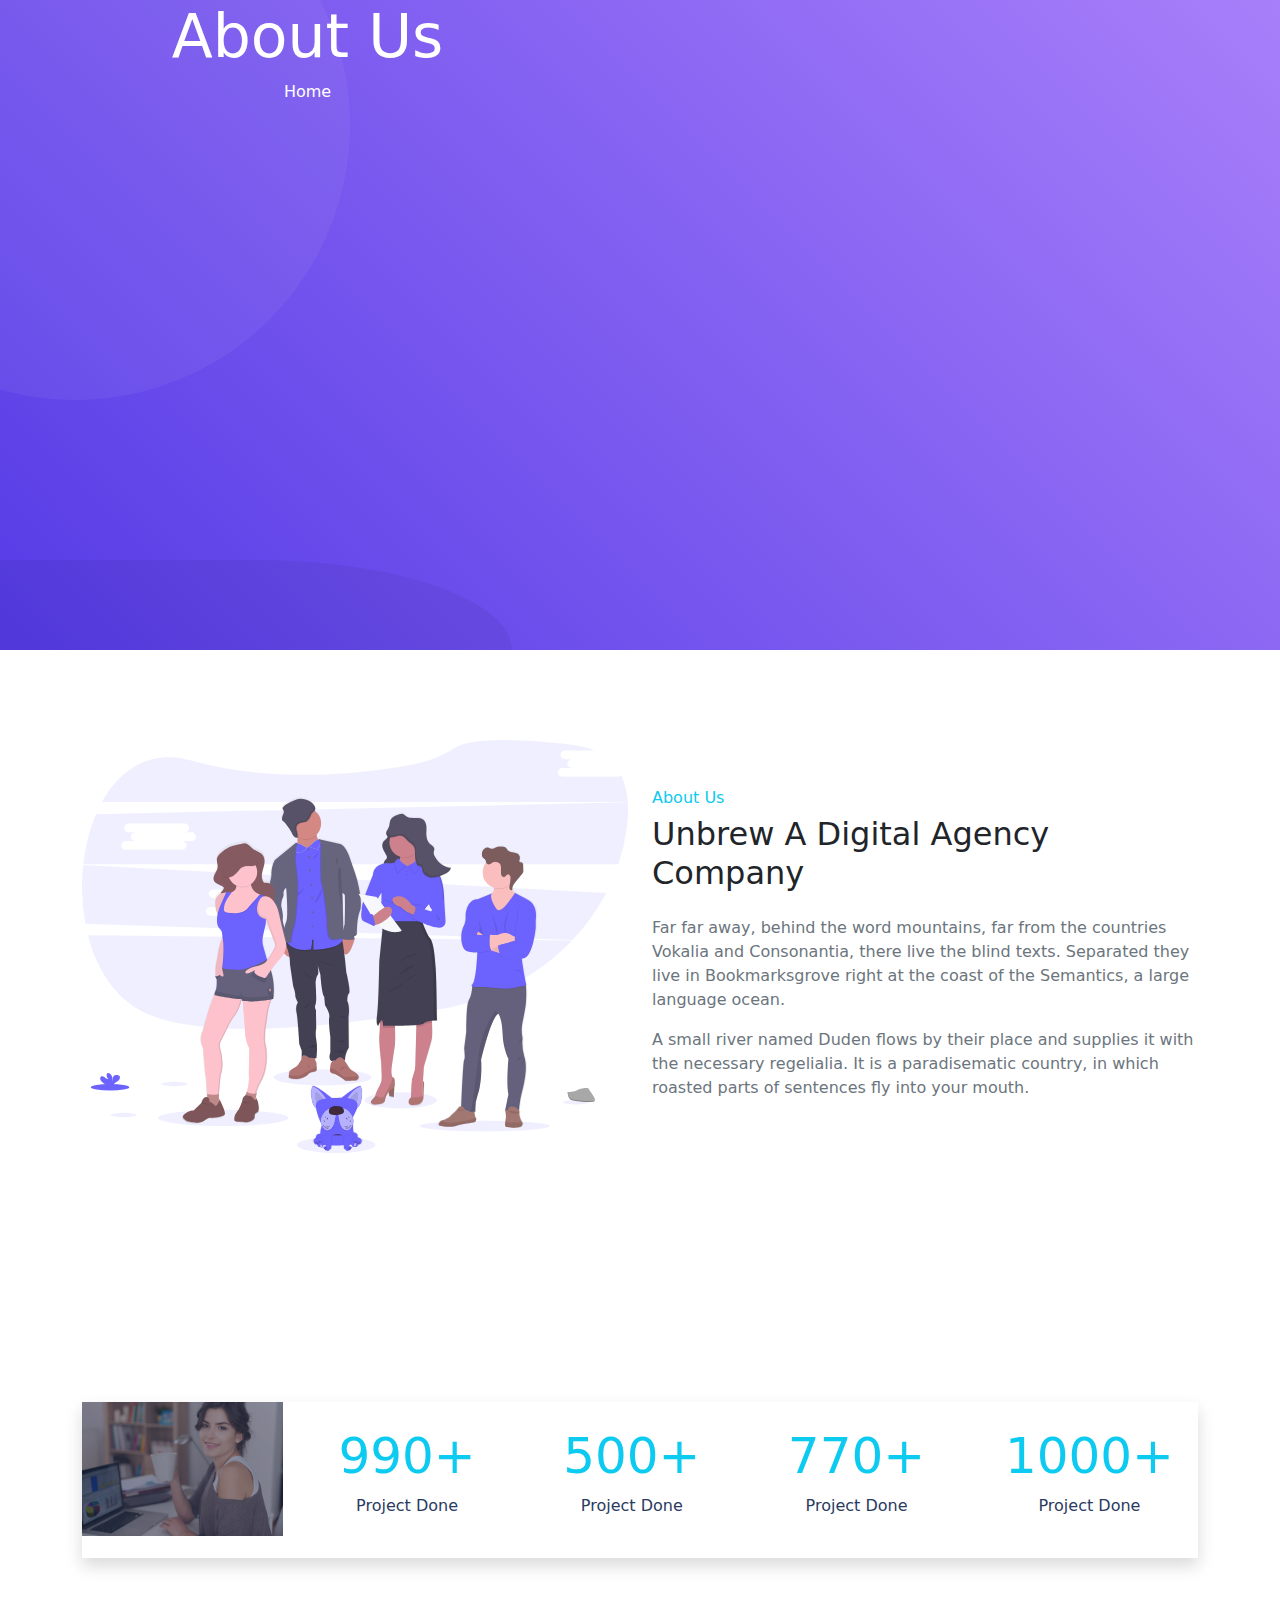
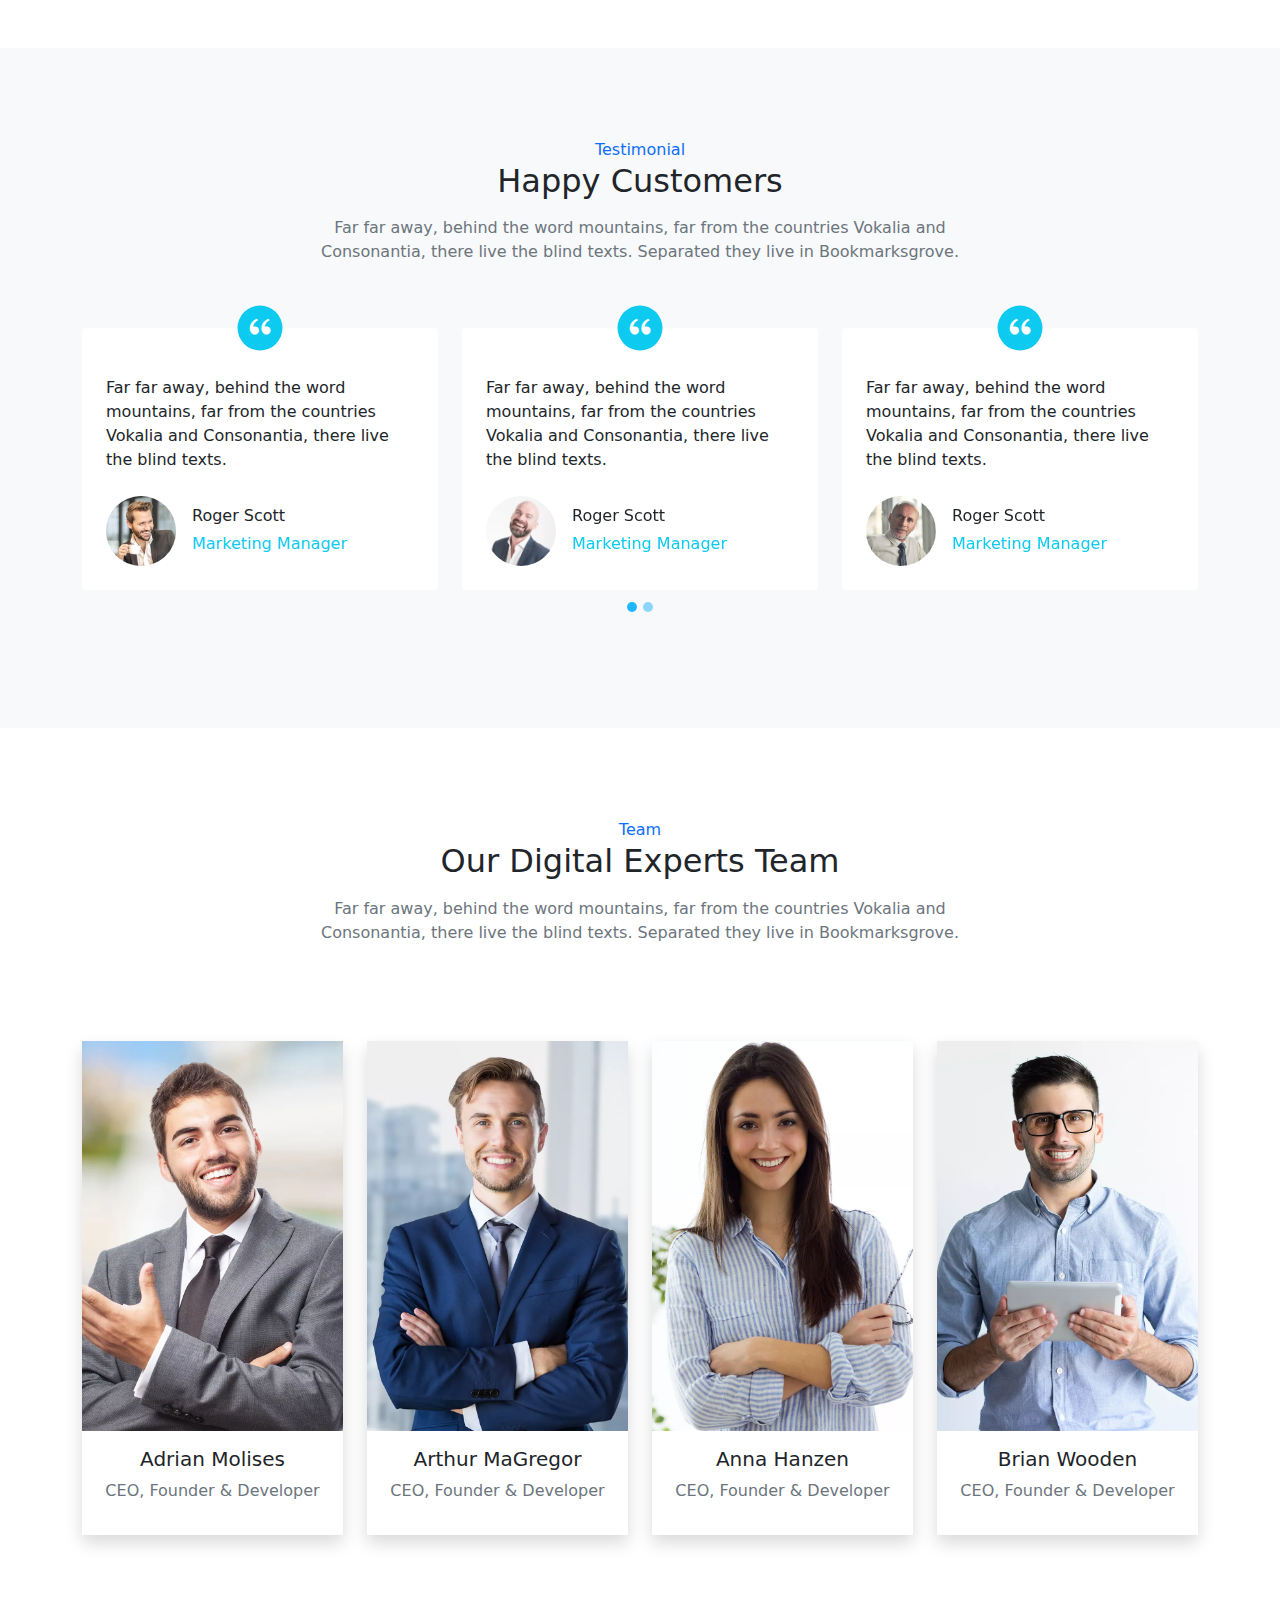
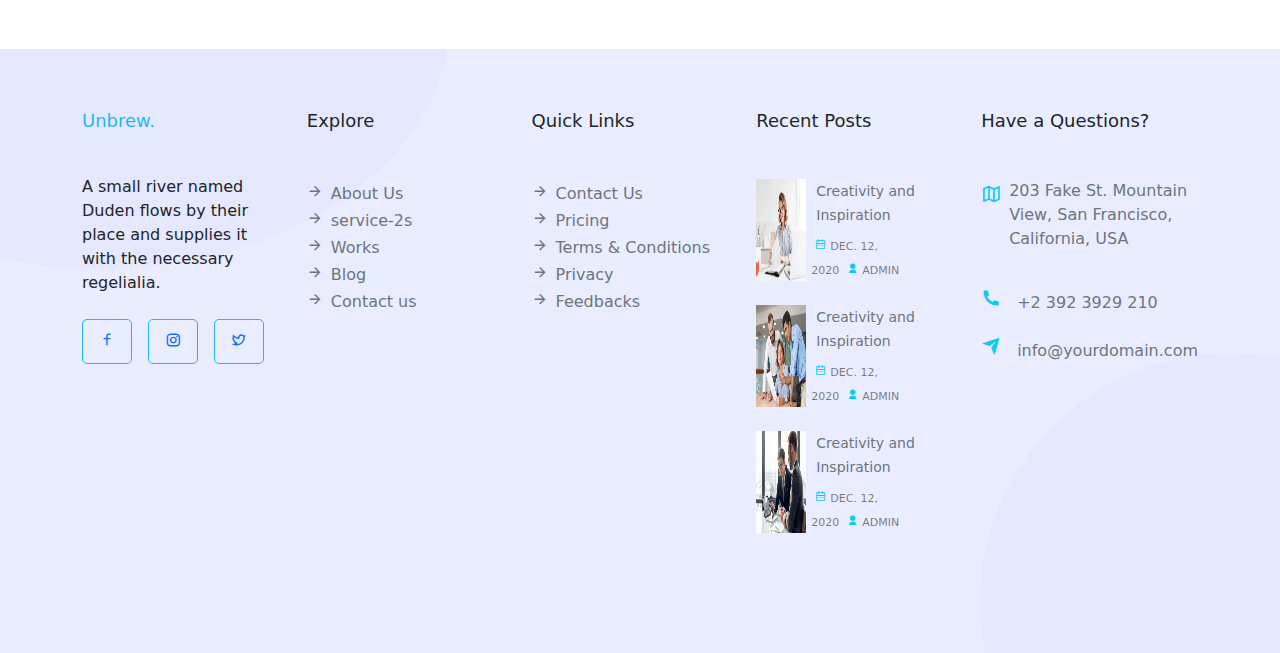
<file: 2522-boostrap/project3-bostrap/about.html>
<!DOCTYPE html>
<html>
    <head>
        <meta charset="UTF-8">
        <meta name="viewport" content="width=device-width, initial-scale=1.0">
        <title>About</title>
        <link rel="stylesheet" href="remix/remixicon.css" type="text/css"/>
        <link rel="stylesheet" href="css/bootstrap.min.css" type="text/css"/>
        <link rel="stylesheet" href="css/about.css" type="text/css"/>
    </head>
    <body>
        <main>
            <!-- banner-start -->
            <section class="banner">
                <div class="overlay"></div>
                <div class="container">
                    <div class="row">
                        <div class="col-sm-12 col-md-6 col-lg-5">
                            <div class="d-flex align-items-center justify-content-center text-center flex-column">
                                <h2 class="text-white" style="font-size: 60px;">About Us</h2>
                                <a href="index.html" class="text-decoration-none text-white">Home</a>
                            </div>
                        </div>
                      
                    </div>
                </div>
            </section>
            <!-- banner-end -->
            <!-- about-start -->
                <section class="space">
                    <div class="container">
                        <div class="row">
                            <div class="col-md-6">
                                <img src="images/about.svg" class="img-fluid mb-3" alt="about" title="about">
                            </div>
                            <div class="col-md-6">
                                <div class="py-md-5 about-item">
                                    <h6 class="text-info mb-2">About Us</h6>
                                    <h2 class="mb-4">Unbrew A Digital Agency Company</h2>
                                    <p class="text-secondary mb-3">Far far away, behind the word mountains, far from the
                                        countries Vokalia and Consonantia, there live the blind texts. Separated they live in
                                        Bookmarksgrove right at the coast of the Semantics, a large language ocean.</p>
                                    <p class="text-secondary mb-3">A small river named Duden flows by their place and supplies
                                        it with the necessary regelialia. It is a paradisematic country, in which roasted parts
                                        of sentences fly into your mouth.</p>
                                    <a href="#" class="btn bannre-btn btn1 text-white py-3  me-3">More About us</a>
                                </div>
                            </div>
                        </div>
                    </div>
                </section>
            <!-- about-end-->
            <!-- count-start -->
                <section class="space">
                    <div class="container">
                        <div class="row">
                            <div class="col-md-12">
                                <div class="shadow text-center">
                                    <div class="row">
                                        <div class="col-lg">
                                            <div class="count-img">
                                                <img src="images/about.jpg.webp" class="img-fluid" alt="count" title="count">
                                            </div>
                                        </div>
                                        <div class="col-md-6 col-lg">
                                            <div class="count-item px-4 py-4">
                                                <h2 class="text-info">990+</h2>
                                                <p>Project Done</p>
                                            </div>
                                        </div>
                                        <div class="col-md-6 col-lg">
                                            <div class="count-item px-4 py-4">
                                                <h2 class="text-info">500+</h2>
                                                <p>Project Done</p>
                                            </div>
                                        </div>
                                        <div class="col-md-6 col-lg">
                                            <div class="count-item px-4 py-4">
                                                <h2 class="text-info">770+</h2>
                                                <p>Project Done</p>
                                            </div>
                                        </div>
                                        <div class="col-md-6 col-lg">
                                            <div class="count-item px-4 py-4">
                                                <h2 class="text-info">1000+</h2>
                                                <p>Project Done</p>
                                            </div>
                                        </div>
                                    </div>
                                </div>
                            </div>
                        </div>
                    </div>
                </section>
            <!-- count-end -->
            <!-- customers-start -->
            <section class="bg-light space">
                <div class="container">
                    <div class="row">
                        <div class="d-flex justify-content-center">
                            <div class="col-md-7">
                                <div class="Customers-title text-center">
                                    <span class="text-primary">Testimonial</span>
                                    <h2 class="mb-3">Happy Customers</h2>
                                    <div class="customers-title-contain text-center justify-content-center d-flex mb-4">
                                        <p class="text-secondary">Far far away, behind the word mountains, far from the countries Vokalia and Consonantia, there live the blind texts. Separated they live in Bookmarksgrove.</p>
                                    </div> 
                                </div>
                            </div>
                        </div>
                    </div>
                    <div class="carousel slide py" data-bs-ride="carousel" id="customers">
                        <div class="carousel-indicators mt-5">
                            <button type="button" data-bs-target="#customers" data-bs-slide-to="0" class="active"></button>
                            <button type="button" data-bs-target="#customers" data-bs-slide-to="1"></button>
                        </div>
                        <div class="carousel-inner">
                            <div class="carousel-item active">
                                <div class="row">
                                    <div class="col-md-6 col-lg-4">
                                        <div class="test-text rounded-1 bg-white p-4 position-relative mt-4 mb-5">
                                            <i class="ri-double-quotes-l position-absolute top-0 start-50 translate-middle bg-info text-white text-center fs-3"></i>
                                            <p class="mt-4">Far far away, behind the word mountains, far from the countries
                                                Vokalia and Consonantia, there live the blind texts.</p>
                                            <div class="test-img d-flex mt-4">
                                                <img src="images/person_1.jpg.webp" alt="person" title="person" width="70px"
                                                    height="70px" class="rounded-circle me-3">
                                                <div class="teat-name text-start">
                                                    <p class="mt-2 mb-1">Roger Scott <br /></p>
                                                    <span class="text-info">Marketing Manager</span>
                                                </div>
                                            </div>
                                        </div>
                                    </div>
                                    <div class="col-md-6 col-lg-4">
                                        <div class="test-text rounded-1 bg-white p-4 position-relative mt-4 mb-5">
                                            <i class="ri-double-quotes-l position-absolute top-0 start-50 translate-middle bg-info text-white text-center fs-3"></i>
                                            <p class="mt-4">Far far away, behind the word mountains, far from the countries
                                                Vokalia and Consonantia, there live the blind texts.</p>
                                            <div class="test-img d-flex mt-4">
                                                <img src="images/person_2.jpg.webp" alt="person" title="person" width="70px"
                                                    height="70px" class="rounded-circle me-3">
                                                <div class="teat-name text-start">
                                                    <p class="mt-2 mb-1">Roger Scott <br /></p>
                                                    <span class="text-info">Marketing Manager</span>
                                                </div>
                                            </div>
                                        </div>
                                    </div>
                                    <div class="col-md-6 col-lg-4">
                                        <div class="test-text rounded-1 bg-white p-4 position-relative mt-4 mb-5">
                                            <i class="ri-double-quotes-l position-absolute top-0 start-50 translate-middle bg-info text-white text-center fs-3"></i>
                                            <p class="mt-4">Far far away, behind the word mountains, far from the countries
                                                Vokalia and Consonantia, there live the blind texts.</p>
                                            <div class="test-img d-flex mt-4">
                                                <img src="images/person_3.jpg.webp" alt="person" title="person" width="70px"
                                                    height="70px" class="rounded-circle me-3">
                                                <div class="teat-name text-start">
                                                    <p class="mt-2 mb-1">Roger Scott <br /></p>
                                                    <span class="text-info">Marketing Manager</span>
                                                </div>
                                            </div>
                                        </div>
                                    </div>
                                </div>
                            </div>
                            <div class="carousel-item">
                                <div class="row">
                                    <div class="col-md-6 col-lg-4">
                                        <div class="test-text rounded-1 bg-white p-4 position-relative mt-4 mb-5">
                                            <i class="ri-double-quotes-l position-absolute top-0 start-50 translate-middle bg-info text-white text-center fs-3"></i>
                                            <p class="mt-4">Far far away, behind the word mountains, far from the countries
                                                Vokalia and Consonantia, there live the blind texts.</p>
                                            <div class="test-img d-flex mt-4">
                                                <img src="images/person_3.jpg.webp" alt="person" title="person" width="70px"
                                                    height="70px" class="rounded-circle me-3">
                                                <div class="teat-name text-start">
                                                    <p class="mt-2 mb-1">Roger Scott <br /></p>
                                                    <span class="text-info">Marketing Manager</span>
                                                </div>
                                            </div>
                                        </div>
                                    </div>
                                    <div class="col-md-6 col-lg-4">
                                        <div class="test-text rounded-1 bg-white p-4 position-relative mt-4 mb-5">
                                            <i class="ri-double-quotes-l position-absolute top-0 start-50 translate-middle bg-info text-white text-center fs-3"></i>
                                            <p class="mt-4">Far far away, behind the word mountains, far from the countries
                                                Vokalia and Consonantia, there live the blind texts.</p>
                                            <div class="test-img d-flex mt-4">
                                                <img src="images/person_2.jpg.webp" alt="person" title="person" width="70px"
                                                    height="70px" class="rounded-circle me-3">
                                                <div class="teat-name text-start">
                                                    <p class="mt-2 mb-1">Roger Scott <br /></p>
                                                    <span class="text-info">Marketing Manager</span>
                                                </div>
                                            </div>
                                        </div>
                                    </div>
                                    <div class="col-md-6 col-lg-4">
                                        <div class="test-text rounded-1 bg-white p-4 position-relative mt-4 mb-5">
                                            <i class="ri-double-quotes-l position-absolute top-0 start-50 translate-middle bg-info text-white text-center fs-3"></i>
                                            <p class="mt-4">Far far away, behind the word mountains, far from the countries
                                                Vokalia and Consonantia, there live the blind texts.</p>
                                            <div class="test-img d-flex mt-4">
                                                <img src="images/person_1.jpg.webp" alt="person" title="person" width="70px"
                                                    height="70px" class="rounded-circle me-3">
                                                <div class="teat-name text-start">
                                                    <p class="mt-2 mb-1">Roger Scott <br /></p>
                                                    <span class="text-info">Marketing Manager</span>
                                                </div>
                                            </div>
                                        </div>
                                    </div>
                                </div>
                            </div>
                        </div>
                    </div>
                </div>
            </section>
            <!-- customers-end -->
            <!-- team-start -->
            <section class="space">
                <div class="container">
                    <div class="row">
                        <div class="d-flex justify-content-center pb-4">
                            <div class="col-md-7">
                                <div class="team-title text-center">
                                    <span class="text-primary">Team</span>
                                    <h2 class="mb-3">Our Digital Experts Team</h2>
                                    <div class="team-title-contain text-center justify-content-center d-flex mb-4">
                                        <p class="text-secondary mb-5">Far far away, behind the word mountains, far from the countries Vokalia and Consonantia, there live the blind texts. Separated they live in Bookmarksgrove.</p>
                                    </div>
                                </div>
                            </div>
                        </div>
                    </div>
                    <div class="row">
                        <div class="col-md-6 col-lg-3">
                            <div class="team-body shadow mb-4 position-relative">
                                <div class="team-img" style="background-image: url('images/team-1.jpg.webp');">
                                    <div class="team-icon position-absolute">
                                        <a href="#" class="nav-link mb-3"><i class="ri-twitter-fill"></i></a>
                                        <a href="#" class="nav-link mb-3"><i class="ri-facebook-fill"></i></a>
                                        <a href="#" class="nav-link mb-3"><i class="ri-instagram-line"></i></a>
                                        <a href="#" class="nav-link mb-3"><i class="ri-google-fill"></i></a>
                                    </div>
                                </div>
                                <div class="team-text text-center py-3">
                                    <h5>Adrian Molises</h5>
                                    <p class="text-secondary">CEO, Founder & Developer</p>
                                </div>
                            </div>
                        </div>
                        <div class="col-md-6 col-lg-3">
                            <div class="team-body shadow mb-4 position-relative">
                                <div class="team-img" style="background-image: url('images/team-2.jpg.webp');">
                                    <div class="team-icon position-absolute">
                                        <a href="#" class="nav-link mb-3"><i class="ri-twitter-fill"></i></a>
                                        <a href="#" class="nav-link mb-3"><i class="ri-facebook-fill"></i></a>
                                        <a href="#" class="nav-link mb-3"><i class="ri-instagram-line"></i></a>
                                        <a href="#" class="nav-link mb-3"><i class="ri-google-fill"></i></a>
                                    </div>
                                </div>
                                <div class="team-text text-center py-3">
                                    <h5>Arthur MaGregor</h5>
                                    <p class="text-secondary">CEO, Founder & Developer</p>
                                </div>
                            </div>
                        </div>
                        <div class="col-md-6 col-lg-3">
                            <div class="team-body shadow mb-4 position-relative">
                                <div class="team-img" style="background-image: url('images/team-3.jpg.webp');">
                                    <div class="team-icon position-absolute">
                                        <a href="#" class="nav-link mb-3"><i class="ri-twitter-fill"></i></a>
                                        <a href="#" class="nav-link mb-3"><i class="ri-facebook-fill"></i></a>
                                        <a href="#" class="nav-link mb-3"><i class="ri-instagram-line"></i></a>
                                        <a href="#" class="nav-link mb-3"><i class="ri-google-fill"></i></a>
                                    </div>
                                </div>
                                <div class="team-text text-center py-3">
                                    <h5>Anna Hanzen</h5>
                                    <p class="text-secondary">CEO, Founder & Developer</p>
                                </div>
                            </div>
                        </div>
                        <div class="col-md-6 col-lg-3">
                            <div class="team-body shadow mb-4 position-relative">
                                <div class="team-img" style="background-image: url('images/team-4.jpg.webp');">
                                    <div class="team-icon position-absolute">
                                        <a href="#" class="nav-link mb-3"><i class="ri-twitter-fill"></i></a>
                                        <a href="#" class="nav-link mb-3"><i class="ri-facebook-fill"></i></a>
                                        <a href="#" class="nav-link mb-3"><i class="ri-instagram-line"></i></a>
                                        <a href="#" class="nav-link mb-3"><i class="ri-google-fill"></i></a>
                                    </div>
                                </div>
                                <div class="team-text text-center py-3">
                                    <h5>Brian Wooden</h5>
                                    <p class="text-secondary">CEO, Founder & Developer</p>
                                </div>
                            </div>
                        </div>
                    </div>
                </div>
            </section>
            <!-- team-end -->
        </main>

        <!-- footer-start -->
        <footer class="footer">
            <div class="container">
                <div class="row mb-5 pb-5 justify-content-center">
                    <div class="col-md-6 col-lg">
                        <div class="footer-1-items mt-5">
                            <div class="footer-1-heading"><h2><a href="javascript:void(0)" class="text-decoration-none text-primary">Unbrew.</a></h2></div>
                            <p>A small river named Duden flows by their place and supplies it with the necessary regelialia.</p>
                            <div class="d-flex footer-1-icon mt-4">
                                <a href="javascript:void(0)" class="text-decoration-none me-3 px-3 py-2" style="border: 1px solid #1fb6fc; border-radius: 5px;"><i class="ri-facebook-line"></i></a>
                                <a href="javascript:void(0)" class="text-decoration-none me-3 px-3 py-2" style="border: 1px solid #1fb6fc; border-radius: 5px;"><i class="ri-instagram-line"></i></a>
                                <a href="javascript:void(0)" class="text-decoration-none me-3 px-3 py-2" style="border: 1px solid #1fb6fc; border-radius: 5px;"><i class="ri-twitter-line"></i></a>
                            </div>
                        </div>
                    </div>
                    <div class="col-md-6 col-lg">
                        <div class="footer-2-items mt-5">
                            <div class="footer-2-heading"><h2 style="font-size: 18px;">Explore</h2></div>
                            <ul class="list-unstyled mt-5 footer-2-list">
                                <li><a href="javascript:void(0)" class="text-decoration-none text-secondary me-2"><i
                                            class="ri-arrow-right-line me-2 footer-2-icon"></i>About Us</a></li>
                                <li><a href="javascript:void(0)" class="text-decoration-none text-secondary me-2"><i
                                            class="ri-arrow-right-line me-2 footer-2-icon"></i>service-2s</a></li>
                                <li><a href="javascript:void(0)" class="text-decoration-none text-secondary me-2"><i
                                            class="ri-arrow-right-line me-2 footer-2-icon"></i>Works</a></li>
                                <li><a href="javascript:void(0)" class="text-decoration-none text-secondary me-2"><i
                                            class="ri-arrow-right-line me-2 footer-2-icon"></i>Blog</a></li>
                                <li><a href="javascript:void(0)" class="text-decoration-none text-secondary me-2"><i
                                            class="ri-arrow-right-line me-2 footer-2-icon"></i>Contact us</a></li>
                            </ul>
                        </div>
                    </div>
                    <div class="col-md-6 col-lg">
                        <div class="footer-2-items">
                            <div class="footer-2-heading"><h2 style="font-size: 18px;">Quick Links</h2></div>
                            <ul class="list-unstyled mt-5 footer-2-list">
                                <li><a href="javascript:void(0)" class="text-decoration-none text-secondary me-2"><i
                                            class="ri-arrow-right-line me-2 footer-2-icon"></i>Contact Us</a></li>
                                <li><a href="javascript:void(0)" class="text-decoration-none text-secondary me-2"><i
                                            class="ri-arrow-right-line me-2 footer-2-icon"></i>Pricing</a></li>
                                <li><a href="javascript:void(0)" class="text-decoration-none text-secondary me-2"><i
                                            class="ri-arrow-right-line me-2 footer-2-icon"></i>Terms & Conditions</a></li>
                                <li><a href="javascript:void(0)" class="text-decoration-none text-secondary me-2"><i
                                            class="ri-arrow-right-line me-2 footer-2-icon"></i>Privacy</a></li>
                                <li><a href="javascript:void(0)" class="text-decoration-none text-secondary me-2"><i
                                            class="ri-arrow-right-line me-2 footer-2-icon"></i>Feedbacks</a></li>
                            </ul>
                        </div>
                    </div>
                    <div class="col-md-6 col-lg">
                        <div class="footer-2-items">
                            <div class="footer-2-heading mb-5"><h2 style="font-size: 18px;">Recent Posts</h2></div>
                            <div class="footer-2-contain d-flex mb-4">
                                <img src="images/b1.webp" title="b1" alt="b1" width="50px" height="50px" class="img-fluid"/>
                                <div class="footer-2-post">
                                    <h5 class="ms-1"><a href="javascript:void(0)" class="text-decoration-none text-secondary" style="font-size: 14px;">Creativity and Inspiration</a></h5>
                                    <a href="javscript:void(0)" class="text-decoration-none text-black-50 ms-1" style="font-size: 11px;"><i
                                        class="ri-calendar-2-line text-info me-1" style="font-size: 11px;"></i>DEC. 12, 2020<i
                                        class="ri-user-fill text-info ms-2 me-1" style="font-size: 11px;"></i>ADMIN</a>
                                </div>
                            </div>
                            <div class="footer-2-contain d-flex mb-4">
                                <img src="images/b2.webp" title="b2" alt="b2" width="50px" height="50px" class="img-fluid"/>
                                <div class="footer-2-post">
                                    <h5 class="ms-1"><a href="javascript:void(0)" class="text-decoration-none text-secondary" style="font-size: 14px;">Creativity and Inspiration</a></h5>
                                    <a href="javscript:void(0)" class="text-decoration-none text-black-50 ms-1" style="font-size: 11px;"><i
                                        class="ri-calendar-2-line text-info me-1" style="font-size: 11px;"></i>DEC. 12, 2020<i
                                        class="ri-user-fill text-info ms-2 me-1" style="font-size: 11px;"></i>ADMIN</a>
                                </div>
                            </div>
                            <div class="footer-2-contain d-flex mb-4">
                                <img src="images/b3.webp" title="b3" alt="b3" width="50px" height="50px" class="img-fluid"/>
                                <div class="footer-2-post">
                                    <h5 class="ms-1"><a href="javascript:void(0)" class="text-decoration-none text-secondary" style="font-size: 14px;">Creativity and Inspiration</a></h5>
                                    <a href="javscript:void(0)" class="text-decoration-none text-black-50 ms-1" style="font-size: 11px;"><i
                                        class="ri-calendar-2-line text-info me-1" style="font-size: 11px;"></i>DEC. 12, 2020<i
                                        class="ri-user-fill text-info ms-2 me-1" style="font-size: 11px;"></i>ADMIN</a>
                                </div>
                            </div>
                            
                        </div>
                    </div>
                    <div class="col-md-6 col-lg">
                        <div class="footer-2-items">
                            <div class="footer-2-heading mb-5"><h2 style="font-size: 18px;">Have a Questions?</h2></div>
                            <ul class="list-unstyled">
                                <li class="d-flex mb-3"><i class="ri-map-2-line text-info fs-5"></i><p class="text-secondary ms-2">203 Fake St. Mountain View, San Francisco, California, USA</p></li>
                                <li class="d-flex mb-3"><a href="javascript:void(0)" class="text-decoration-none text-secondary"><i class="ri-phone-fill me-3 text-info fs-5"></i><span>+2 392 3929 210</span></a></li>
                                <li class="d-flex mb-3"><a href="javascript:void(0)" class="text-decoration-none text-secondary"> <i class="ri-send-plane-fill me-3  text-info fs-5"></i><span>info@yourdomain.com</span></a></li>
                            </ul>
                        </div>
                    </div>
                </div>
            </div>
        </footer>
        <!-- footer-end -->
        <script src="js/bootstrap.bundle.min.js" type="text/javascript"></script>
    </body>
</html>
</file>
<file: 2522-laksh-css/fonts/stylesheet.css>
@font-face {
    font-family: 'Roboto';
    src: url('Roboto-BlackItalic.woff2') format('woff2'),
        url('Roboto-BlackItalic.woff') format('woff');
    font-weight: 900;
    font-style: italic;
    font-display: swap;
}

@font-face {
    font-family: 'Roboto';
    src: url('Roboto-Black.woff2') format('woff2'),
        url('Roboto-Black.woff') format('woff');
    font-weight: 900;
    font-style: normal;
    font-display: swap;
}

@font-face {
    font-family: 'Roboto';
    src: url('Roboto-Bold.woff2') format('woff2'),
        url('Roboto-Bold.woff') format('woff');
    font-weight: bold;
    font-style: normal;
    font-display: swap;
}

@font-face {
    font-family: 'Roboto';
    src: url('Roboto-Thin.woff2') format('woff2'),
        url('Roboto-Thin.woff') format('woff');
    font-weight: 100;
    font-style: normal;
    font-display: swap;
}

@font-face {
    font-family: 'Roboto';
    src: url('Roboto-Regular.woff2') format('woff2'),
        url('Roboto-Regular.woff') format('woff');
    font-weight: normal;
    font-style: normal;
    font-display: swap;
}

@font-face {
    font-family: 'Roboto';
    src: url('Roboto-Medium.woff2') format('woff2'),
        url('Roboto-Medium.woff') format('woff');
    font-weight: 500;
    font-style: normal;
    font-display: swap;
}

@font-face {
    font-family: 'Roboto';
    src: url('Roboto-LightItalic.woff2') format('woff2'),
        url('Roboto-LightItalic.woff') format('woff');
    font-weight: 300;
    font-style: italic;
    font-display: swap;
}

@font-face {
    font-family: 'Roboto';
    src: url('Roboto-ThinItalic.woff2') format('woff2'),
        url('Roboto-ThinItalic.woff') format('woff');
    font-weight: 100;
    font-style: italic;
    font-display: swap;
}

@font-face {
    font-family: 'Roboto';
    src: url('Roboto-BoldItalic.woff2') format('woff2'),
        url('Roboto-BoldItalic.woff') format('woff');
    font-weight: bold;
    font-style: italic;
    font-display: swap;
}

@font-face {
    font-family: 'Roboto';
    src: url('Roboto-MediumItalic.woff2') format('woff2'),
        url('Roboto-MediumItalic.woff') format('woff');
    font-weight: 500;
    font-style: italic;
    font-display: swap;
}

@font-face {
    font-family: 'Roboto';
    src: url('Roboto-Light.woff2') format('woff2'),
        url('Roboto-Light.woff') format('woff');
    font-weight: 300;
    font-style: normal;
    font-display: swap;
}

@font-face {
    font-family: 'Roboto';
    src: url('Roboto-Italic.woff2') format('woff2'),
        url('Roboto-Italic.woff') format('woff');
    font-weight: normal;
    font-style: italic;
    font-display: swap;
}
</file>
<file: 2522-laksh-css/css/style.css>
:root{
    --theme-color:#fab700;
    --dark-color:black;
    --light-color:white;
    --text-color:#777777;
    --icon-color:#ccc;
    --light-color:#f8f9fa;
    --overlay:#fab700bb;
    --background-color: #f8f9fa;
    --back-colotr: rgb(105, 98, 98);
}
*{
    margin: 0;
    padding: 0;
    box-sizing: border-box;
}
html{
    scroll-behavior: smooth;
}
.container{
    max-width: 1140px;
    margin: 0 auto;
    padding: 0 15px;
}
body{
    font-family: 'Roboto', sans-serif;
}
li{
    list-style: none;
}
a{
    text-decoration: none;
    display: inline-block;
}
.d-flex{
    display: flex;
}
.row{
    display: flex;
    flex-wrap: wrap;
}
.justify-center{
    justify-content: center;
}
.justify-between{
    justify-content: space-between;
}
.align-center{
    align-items: center;
}
.text-center{
    text-align: center;
}
.flex-direction-column{
    flex-direction: column;
}
.w-1{
    width: 100%;
}
.w-2{
    width: 50%;
}
.w-3{
    width: 33.33%;
}
.w-4{
    width: 25%;
}
.w-5{
    width: 20%;
}
.py{
    padding: 60px 0;
}p{
    font-size: 15px;
}
img{
    max-width: 100%;
}
/* topbar */
.topbar {
    padding: 8px;
    border-bottom: 1px solid var(--icon-color);
}
.social a i {
    color: var(--icon-color);
    font-size: 19px;
}
.social i {
    transition: all 0.3s linear;
    margin: 0 7px;
    font-size: 12px;
}
.social i:hover {
    color: var(--theme-color);
}
.lan {
    padding: 6px 13px;
    color: var(--lan-color);
    background-color: var(--light-color);
    font-size: 12px;
    outline: none;
    border-radius: 5px;
}
.btn {
    color: var(--light-color);
    background-color: var(--theme-color);
    padding: 7px 20px;
    font-size: small;
    border-radius: 3px;
    transition: all 0.2s linear;
    border: 1px solid transparent;
}
.btn:hover {
    border: 1px solid var(--theme-color);
    background-color: transparent;
    color: var(--dark-color);
}
/* header */
header{
    padding: 20px 0;
}
.icon {
    margin-left: 18px;
}
.icon a i {
    color: var(--dark-color);
}
nav ul li a {
    margin: 0 18px;
    color: var(--dark-color);
    font-size: 13px;
    padding: 25px 0;
    transition: all 0.3s linear;
}
nav ul li a:hover {
    color: var(--theme-color);
}
nav ul li:first-child a {
    color: var(--theme-color);
}
.dropdown {
    position: relative;
}
.dropdown-menu {
    position: absolute;
    top: 100%;
    left: 0;
    background-color: var(--light-color);
    width: 160px;
    opacity: 0;
    visibility: hidden;
    transition: all 0.3s linear;
    transform: translateY(20px);
    cursor: pointer;
    margin-top: 20px;
}
.dropdown ul li a {
    padding: 13px 0;
}
.dropdown ul li {
    border-bottom: 1px solid var(--icon-color);
}
.dropdown ul li:first-child a {
    color: var(--dark-color);
}
.dropdown:hover .dropdown-menu {
    visibility: visible;
    opacity: 1;
    transform: translateY(0);
}
.dropdown-menu ul li:hover {
    background-color: var(--theme-color);
}
.dropdown-menu ul li {
    transition: all 0.3s linear;
}
.dropdown-menu ul li:hover a {
    color: var(--light-color);
}
/* banner */
.banner{
    background-image: url('../images/banner.webp');
    background-repeat: no-repeat;
    background-size: cover;
    height: 90vh;
    width: 100%;
}
.banner-content{
    flex-direction: column;
    height: 90vh;
}
.banner-content h1{
    font-size: 60px;
    color: var(--light-color);
}
.banner-content span{
    color: var(--dark-color);
    background-color: var(--theme-color);
    border-radius: 4px;
    line-height: 60px;
    margin-left: 15px;
}
.banner-content p{
    color: var(--light-color);
    font-size: 14px;
    line-height: 25px;
    margin: 30px 0;
    width: 500px;
    text-align: center;
}
.banner-content .btn{
    color: var(--theme-color);
    background-color: var(--dark-color);
    padding: 14px 34px;
    border-radius: 5px;
    font-size: 14px;
    transition: all 0.2s linear;
}
.banner-content .btn:hover {
    background-color: var(--theme-color);
    color: var(--light-color);
}
/* service */
.service-title , .project-title , .tem-title , .features-title{
    margin: 75px 20px;
}
.service-title h2 , .project-title h2 , .tem-title h2 , .features-title h2{
    font-size: 36px;
}
.service-title p , .project-title p , .tem-title p , .features-title p{
    color: var(--text-color);
    margin-top: 15px;
    font-size: 15px;
}
.service-itms{
    padding: 40px;
    margin-left: 25px;
    transition: all 0.2s linear;
}
.service-itms:hover{
    box-shadow: 2px 2px 20px -15px var(--dark-color);
}
.service-img img{
    display: inline;
}
.service-itms h3{
    font-size: 20px;
    margin: 14px 0;
}
.service-itms p{
    color: var(--text-color);
    line-height: 25px;
    font-size: 16px;
}
/* project */
.project-title p{
    font-size: 16px;
}
.project-items , .tem-items{
    position: relative;
}
.projet-img img{
    display: block;
    width: 100%;  
}
.project-overlay p{
    padding: 16px;
}
.project-overlay h4{
    font-size: 25px;
}
.project-overlay , .tem-overlay{
    position: absolute;
    flex-direction: column;
    text-align: center;
    align-items: center;
    justify-content: center;
    height: 100%;
    line-height: 25px;
    background-color: var(--overlay);
    opacity: 80%;
    transform: scale(0.9);
    opacity: 0;
    transition: all 0.2s linear;
}
.project-items:hover .project-overlay , .tem-items:hover .tem-overlay {
    opacity: 1;
    transform: scale(1);
}
/* tem-member */
.tem-img{
    position: relative;
}
.tem-overlay{
    position: absolute;
    top: 0;
    left: 0;
} 
.tem-items{
    margin-bottom: 30px;
    padding: 15px;
}
.tem-overlay {
    display: flex;
    justify-content: center;
    align-items: center;
    flex-direction: row;
    width: 100%;
    height: 100%;
}
.tem-overlay i{
    margin-right: 25px;
    color: var(--text-color);
    transition: all 0.2s linear;
}
.tem-overlay a:hover i{
    color: var(--dark-color);
}
.tem-contant h4{
    margin-top: 30px;
    font-size: 20px;
 }
.tem-contant p{
    color: var(--text-color);
    margin-top: 5px;
    font-size: 14px;
 }
 .tem-img img{
    width: 100%;
 }

 
 /* count */
 .count{
    background-color: var(--theme-color);
    padding: 90px;
 }
.count-item a h4{
    color: var(--dark-color);
    font-size: 50px;
    margin-bottom: 15px;
    margin: 20px 0;
    line-height: 25px;
}
/* Features */
.featurse-items , .reviews-items{
    border: 1px solid var(--icon-color);
    border-radius:8px;
    margin: 15px;
    padding: 40px 20px;
    transition: all 0.2s linear;
}
.featurse-items:hover , .reviews-items:hover{
    box-shadow: 2px 2px 20px -15px var(--dark-color);
    border-radius: 8px;
    border: 1px solid transparent;
    color: var(--theme-color);
}
.featurse-items p , .reviews-contain p{
    font-size: 15px;
    color: var(--text-color);
    line-height: 25px;
    margin-top: 15px;
}
.featurse-items h3 , .reviews-contain h3{
    font-size: 23px;
    font-size: 500;
    font-weight: 500;
    transition: all 0.3s linear;
}
.featurse-items i{
    margin-right: 10px;
}
/* reviews */
.Reviews{
    background-color: var(--background-color);
    padding: 80px;   
}
.reviews-items{
    display: flex;
    padding: 40px;
}
.reviews-contain p{
    /* margin-bottom: 25px; */
    margin-left: 25px;
}
.reviews-items-img{
    margin-top: 5px;
}
.reviews-contain h3{
    /* margin-left: 25px; */
    margin: 20px 0 20px 25px;
}
.reviews-contain h4 {
    /* margin-top: 15px; */
    margin-left: 25px;
    color: var(--text-color);
}
/* company-logo */
.compny-logo{
    opacity: 50%;
    transition: all 0.2s linear;
    text-align: center;
    margin-top: 80px;
}
.compny-logo:hover{
    opacity: 100%;
}
/* footer */
footer {
    margin-top: 100px;
    padding: 120px;
    background-color: var(--dark-color);
}
.footer-1 {
    margin-right: 30px;
}
.footer-1 h3 , .footer-2 h3 , .footer-3 h3{
    font-size: 20px;
    color: var(--light-color);
}
.footer-1 p , .footer-2 p , .footer-3 p{
    color: var(--text-color);
    margin: 20px 0;
    line-height: 25px;
    font-size: 15px;
}
.footer-2 a {
    color: var(--theme-color);
    font-size: 22px;
    margin: 3px;
}
.footer-3 {
    margin-left: 100px;
}
.contact-form input {
    width: 100%;
    padding: 1px 40px 1px 20px;
    border-radius: 20px;
    line-height: 40px;
    border: none;
    margin-top: 20px;
    outline: none;
}
.contact-form {
    position: relative;
}
.contact-form button {
    width: 40px;
    height: 40px;
    border-radius: 50%;
    line-height: 40px;
    position: absolute;
    background-color: var(--theme-color);
    top: 21px;
    right: 3px;
    border: none;
}
.copy-1 {
    margin-top: 80px;
}
.copy-1 p {
    color: var(--text-color);
}
.copy-2 {
    margin-top: 80px;
    display: flex;
    justify-content: flex-end;
}
.copy-2 a i {
    color: var(--light-color);
}
.copy-2 a:hover i {
    color: var(--dark-color);
}
.copy-2 a:hover {
    background-color: var(--theme-color);
}
.copy-2 a {
    margin: 0 5px;
    width: 30px;
    height: 30px;
    line-height: 30px;
    text-align: center;
    background-color: var(--dark-color);
    transition: all 0.3s linear;
}
.copy-1 p a {
    color: var(--theme-color);
}
.end-btn {
    width: 40px;
    height: 40px;
    border-radius: 50%;
    background-color: var(--theme-color);
    line-height: 40px;
    text-align: center;
    position: fixed;
    right: 30px;
    bottom: 30px;
}
::-webkit-scrollbar {
    width: 15px;
}
::-webkit-scrollbar-track {
    background-color: var(--text-color);
}
::-webkit-scrollbar-thumb {
    background-color: var(--back-colotr);
    border-radius: 10px;
}
::-webkit-scrollbar-thumb:hover {
    background-color: var(--theme-color);
}
</file>
<file: 2522-laksh-css/css/min.css>
/* XS */
@media(max-width:575px){
  .w-xs-1{
    width: 100%;
  }
  /* count */
  .count-item h4{
    margin-bottom: 50px;
    
  }

}
/* SM */
@media(min-width:576px){
    .container{
        max-width: 540px;
    }
    .w-sm-1{
        width: 100%;
    }

  
}
/* MD */
@media(min-width:768px){
    .container{
        max-width: 720px;
    }
    .w-md-2{
        width: 50%;
    }


}
/* LG */
@media(min-width:992px){
    .container{
        max-width: 960px;
    }
    .w-lg-2{
        width: 50%;
    }
    .w-lg-4{
        width: 25%;
    }
   

}
/* XL */
@media(min-width:1200px){
    .container{
        max-width: 1140px;
    }
    .w-xl-3{
        width: 33.33%;
    }
    
}
/* XXL */
@media(min-width:1400px){
    .container{
        max-width: 1320px;
    }
}
</file>
<file: 2522-laksh-jquary/css/style.css>
:root{
    --theme-color:#fab700;
    --dark-color:black;
    --light-color:white;
    --text-color:#777777;
    --icon-color:#ccc;
    --light-color:#f8f9fa;
    --overlay:#fab700bb;
    --background-color: #f8f9fa;
    --back-colotr: rgb(105, 98, 98);
}
*{
    margin: 0;
    padding: 0;
    box-sizing: border-box;
}
html{
    scroll-behavior: smooth;
}
.container{
    max-width: 1140px;
    margin: 0 auto;
    padding: 0 15px;
}
body{
    font-family: 'Roboto', sans-serif;
}
li{
    list-style: none;
}
a{
    text-decoration: none;
    display: inline-block;
}

.d-flex{
    display: flex;
}
.row{
    display: flex;
    flex-wrap: wrap;
}
.justify-center{
    justify-content: center;
}
.justify-between{
    justify-content: space-between;
}
.align-center{
    align-items: center;
}
.text-center{
    text-align: center;
}
.w-1{
    width: 100%;
}
.w-2{
    width: 50%;
}
.w-3{
    width: 33.33%;
}
.w-4{
    width: 25%;
}
.w-5{
    width: 20%;
}
.py{
    padding: 60px 0;
}
p{
    font-size: 15px;
}
/* topbar */
.topbar {
    padding: 8px;
    border-bottom: 1px solid var(--icon-color);
}
.social a i {
    color: var(--icon-color);
}
.social i {
    transition: all 0.3s linear;
    margin: 0 7px;
    font-size: 12px;
}
.social i:hover {
    color: var(--theme-color);
}
.lan {
    padding: 6px 13px;
    color: var(--lan-color);
    background-color: var(--light-color);
    font-size: 12px;
    outline: none;
    border-radius: 5px;
}

.btn {
    color: var(--light-color);
    background-color: var(--theme-color);
    padding: 7px 20px;
    font-size: small;
    border-radius: 3px;
    transition: all 0.2s linear;
    border: 1px solid transparent;
}
.btn:hover {
    border: 1px solid var(--theme-color);
    background-color: transparent;
    color: var(--dark-color);
}
/* header */
header{
    position: relative;
}
nav ul{
    flex-direction: row;
    display: flex;
}
.icon {
    margin-left: 18px;
}
.icon a i {
    color: var(--icon-color);
}
nav ul li a {
    margin: 0 18px;
    color: var(--icon-color);
    font-size: 13px;
    padding: 25px 0;
    transition: all 0.3s linear;
}
nav ul li a:hover {
    color: var(--theme-color);
}
nav ul li:first-child a {
    color: var(--theme-color);
}
.dropdown {
    position: relative;
}
.dropdown-menu {
    position: absolute;
    top: 100%;
    left: 0;
    background-color: var(--light-color);
    width: 160px;
    opacity: 0;
    visibility: hidden;
    transition: all 0.3s linear;
    transform: translateY(20px);
    cursor: pointer;
}
.dropdown-menu ul{
    flex-direction: column;
}
.dropdown ul li a {
    padding: 13px 0;
}
.dropdown ul li {
    border-bottom: 1px solid var(--icon-color);
}
.dropdown ul li:first-child a {
    color: var(--dark-color);
}
.dropdown:hover .dropdown-menu {
    visibility: visible;
    opacity: 1;
    transform: translateY(0);
}
.dropdown-menu ul li:hover {
    background-color: var(--theme-color);
}
.dropdown-menu ul li {
    transition: all 0.3s linear;
}
.dropdown-menu ul li:hover a {
    color: var(--light-color);
}
.toggle{
    display: none;
}
header{
    position: relative;
}
.icon {
    margin-left: 18px;
}
.icon a i {
    color: var(--dark-color);
}
nav ul li a {
    margin: 0 18px;
    color: var(--dark-color);
    font-size: 13px;
    padding: 25px 0;
    transition: all 0.3s linear;
}
nav ul li a:hover {
    color: var(--theme-color);
}
nav ul li:first-child a {
    color: var(--theme-color);
}
.dropdown {
    position: relative;
}
.dropdown-menu {
    position: absolute;
    top: 100%;
    left: 0;
    background-color: var(--light-color);
    width: 160px;
    opacity: 0;
    visibility: hidden;
    transition: all 0.3s linear;
    transform: translateY(20px);
    cursor: pointer;
}
.dropdown ul li a {
    padding: 13px 0;
}
.dropdown ul li {
    border-bottom: 1px solid var(--icon-color);
}
.dropdown ul li:first-child a {
    color: var(--dark-color);
}
.dropdown:hover .dropdown-menu {
    visibility: visible;
    opacity: 1;
    transform: translateY(0);
}
.dropdown-menu ul li:hover {
    background-color: var(--theme-color);
}
.dropdown-menu ul li {
    transition: all 0.3s linear;
}
.dropdown-menu ul li:hover a {
    color: var(--light-color);
}
.toggle{
    display: none;
}
/* banner */
.banner{
    background-image: url('../images/banner.webp');
    background-repeat: no-repeat;
    background-size: cover;
    height: 90vh;
    width: 100%;
}
.banner-content{
    flex-direction: column;
    height: 90vh;
}
.banner-content h1{
    font-size: 60px;
    color: var(--light-color);
}
.banner-content span{
    color: var(--dark-color);
    background-color: var(--theme-color);
    border-radius: 4px;
    line-height: 60px;
    margin-left: 15px;
}
.banner-content p{
    color: var(--light-color);
    font-size: 14px;
    line-height: 25px;
    margin: 30px 0;
    width: 500px;
    text-align: center;
}
.banner-content .btn{
    color: var(--theme-color);
    background-color: var(--dark-color);
    padding: 14px 34px;
    border-radius: 5px;
    font-size: 14px;
    transition: all 0.2s linear;
}
.banner-content .btn:hover {
    background-color: var(--theme-color);
    color: var(--light-color);
}
/* service */
.service-title , .project-title , .tem-title , .features-title{
    margin: 75px 20px;
}
.service-title h2 , .project-title h2 , .tem-title h2 , .features-title h2{
    font-size: 36px;
}
.service-title p , .project-title p , .tem-title p , .features-title p{
    color: var(--text-color);
    margin-top: 15px;
    font-size: 15px;
}
.service-itms{
    padding: 40px;
    margin-left: 25px;
    transition: all 0.2s linear;
}
.service-itms:hover{
    box-shadow: 2px 2px 20px -15px var(--dark-color);
}
.service-img img{
    display: inline;
}
.service-itms h3{
    font-size: 20px;
    margin: 14px 0;
}
.service-itms p{
    color: var(--text-color);
    line-height: 25px;
    font-size: 16px;
}
/* project */
.project-title p{
    font-size: 16px;
}
.project-items , .tem-items{
    position: relative;
}
.projet-img img{
    display: block;
    width: 100%;  
}
.project-overlay p{
    padding: 16px;
}
.project-overlay h4{
    font-size: 25px;
}
.project-overlay , .tem-overlay{
    position: absolute;
    flex-direction: column;
    text-align: center;
    align-items: center;
    justify-content: center;
    height: 100%;
    line-height: 25px;
    background-color: var(--overlay);
    opacity: 80%;
    transform: scale(0.9);
    opacity: 0;
    transition: all 0.2s linear;
}
.project-items:hover .project-overlay , .tem-items:hover .tem-overlay {
    opacity: 1;
    transform: scale(1);
}
/* tem-member */
.tem-img{
    position: relative;
    margin-left: 15px;
}
.tem-overlay{
    position: absolute;
    top: 0;
    left: 0;
} 
.tem-items{
    margin-bottom: 30px;
}
.tem-overlay {
    display: flex;
    justify-content: center;
    align-items: center;
    flex-direction: row;
    width: 100%;
    height: 98%;
}
.tem-overlay i{
    margin-right: 25px;
    color: var(--text-color);
    transition: all 0.2s linear;
}
.tem-overlay a:hover i{
    color: var(--dark-color);
}
.tem-contant h4{
    margin-top: 30px;
    font-size: 20px;
 }
.tem-contant p{
    color: var(--text-color);
    margin-top: 5px;
    font-size: 14px;
 }
 /* count */
 .count{
    background-color: var(--theme-color);
    padding: 90px;
 }

.count-item h4{
    text-align: center;
    font-size: 50px;
     margin-bottom: 15px;
    line-height: 50px;
}
.count-item p{
    text-align: center;
}
/* Features */
.featurse-items , .reviews-items{
    border: 1px solid var(--icon-color);
    border-radius:8px;
    margin: 15px;
    padding: 40px 20px;
    transition: all 0.2s linear;
}
.featurse-items:hover , .reviews-items:hover{
    box-shadow: 2px 2px 20px -15px var(--dark-color);
    border-radius: 8px;
    border: 1px solid transparent;
    color: var(--theme-color);
}
.featurse-items p , .reviews-contain p{
    font-size: 15px;
    color: var(--text-color);
    line-height: 25px;
    margin-top: 15px;
}
.featurse-items h3 , .reviews-contain h3{
    font-size: 23px;
    font-weight: 500;
    transition: all 0.3s linear;
}
.featurse-items i{
    margin-right: 10px;
}
/* reviews */
.Reviews{
    background-color: var(--background-color);
    padding: 80px;   
}
.reviews-items{
    display: flex;
    padding: 40px;
}
.reviews-contain p{
    margin-bottom: 25px;
    margin-left: 25px;
}
.reviews-items-img{
    margin-top: 5px;
}
.reviews-contain h3{
    /* margin-left: 25px; */
    margin: 20px 0 20px 25px;
}
.reviews-contain h4 {
    /* margin-top: 15px; */
    margin-left: 25px;
    color: var(--text-color);
}
/* company-logo */
.compny-logo{
    opacity: 50%;
    transition: all 0.2s linear;
    text-align: center;
    margin-top: 80px;
}
.compny-logo:hover{
    opacity: 100%;
}
/* footer */
footer {
    margin-top: 100px;
    padding: 120px;
    background-color: var(--dark-color);
}
.footer-1 {
    margin-right: 30px;
}
.footer-1 h3 , .footer-2 h3 , .footer-3 h3{
    font-size: 20px;
    color: var(--light-color);
}
.footer-1 p , .footer-2 p , .footer-3 p{
    color: var(--text-color);
    margin: 20px 0;
    line-height: 25px;
    font-size: 15px;
}
.footer-2 a {
    color: var(--theme-color);
    font-size: 22px;
    margin: 3px;
}
.footer-3 {
    margin-left: 100px;
}
.contact-form input {
    width: 100%;
    padding: 1px 40px 1px 20px;
    border-radius: 20px;
    line-height: 40px;
    border: none;
    margin-top: 20px;
    outline: none;
}
.contact-form {
    position: relative;
}
.contact-form button {
    width: 40px;
    height: 40px;
    border-radius: 50%;
    line-height: 40px;
    position: absolute;
    background-color: var(--theme-color);
    top: 21px;
    right: 3px;
    border: none;
}
.copy-1 {
    margin-top: 80px;
}
.copy-1 p {
    color: var(--text-color);
}
.copy-2 {
    margin-top: 80px;
    display: flex;
    justify-content: flex-end;
}
.copy-2 a i {
    color: var(--light-color);
}
.copy-2 a:hover i {
    color: var(--dark-color);
}
.copy-2 a:hover {
    background-color: var(--theme-color);
}
.copy-2 a {
    margin: 0 5px;
    width: 30px;
    height: 30px;
    line-height: 30px;
    text-align: center;
    background-color: var(--dark-color);
    transition: all 0.3s linear;
}
.copy-1 p a {
    color: var(--theme-color);
}
.end-btn {
    width: 40px;
    height: 40px;
    border-radius: 50%;
    background-color: var(--theme-color);
    line-height: 40px;
    text-align: center;
    position: fixed;
    right: 30px;
    bottom: 30px;
}
::-webkit-scrollbar {
    width: 15px;
}
::-webkit-scrollbar-track {
    background-color: var(--text-color);
}
::-webkit-scrollbar-thumb {
    background-color: var(--back-colotr);
    border-radius: 10px;
}
::-webkit-scrollbar-thumb:hover {
    background-color: var(--theme-color);
}
/* loder */
.layer{
    top: 0;
    left: 0;
    height: 100%;
    width: 100%;
    background-color: rgba(255, 255, 255, 0.51);
    position: fixed;
    display: flex;
    justify-content: center;
    align-items: center;
}
.box{
    position: absolute;
    width: 100px;
    height: 100px;
    background-color: transparent;
    margin: 50px;
    border: 10px solid transparent;
    border-radius: 50%;
    border-top: 12px  dotted rgb(0, 0, 0);
    animation: loader 5s linear infinite;
}
@keyframes loader{
    0%{
        transform: rotate(0deg);
    }
    50%{
        transform: rotate(180deg);
    }
    100%{
        transform: rotate(360deg);
    }
}
/* header new */
header.active{
    background-color: var(--back-colotr);
    width: 100%;
    position: fixed;
    animation: head 2s linear;
    top: 0;
    left: 0;
}
@keyframes head{
    0%{
        transform: translateY(-100%);
    }
    100%{
        transform: translateY(0);
    }
}
/* back-to-btn */
.up{
    background-color: var(--theme-color);
    position: fixed;
    animation: up-arow 2s linear;
    bottom: 30px;
    right: 30px;
}
@keyframes up-arow{
    0%{
        transform: translateY(100%);
    }
    100%{
        transform: translateY(0);
    }
}
</file>
<file: 2522-laksh-jquary/css/max2.css>
/* Xl */
@media(max-width:1399px){
    .container{
        max-width: 1140px;
    }
}
/* LG */
@media(max-width:1199px){
    .container{
        max-width: 960px;
    }
}
/* MD*/
@media(max-width:991px){
    .container{
        max-width: 960px;
    }
    .w-md-1{
        width: 100%;
    }
    .w-md-2{
        width: 50%;
    }

    /* header */
    nav ul{
        position: absolute;
        top: 100%;
        left: 0;
        right: 0;
        flex-direction: column;
        background-color:rgba(128, 128, 128, 0.908);
        padding: 0;
        margin: 0;   
    }
    nav ul li a{
        color: rgb(245, 245, 245);
        padding: 5px 0;
    }
    nav ul li{
        margin: 10px 0;
    }
    .icon a i{
        color: white;
    }
    .toggle{
        display: block;
        color: black;
    }
    /* count */
    .count-item p{
        margin-bottom: 15px;
    }
    /* featurse */
    .featurse-items h3{
        font-size: 21px;
    }
    /* reviews-items */
    .reviews-items-img{
        width: 180px;
    }
    /* footer */
    .footer-2 a{
        font-size: 20px;
        margin-top: 5px;
    }
    .footer-3{
        margin-left: 0;
    }
    .copy-1 p{
        font-size: 12px;
    }
    .copy-2{
        justify-content: flex-start;
    }
}
/* SM */
@media(max-width:767px){
    .container{
        max-width: 540px;
    }
}
/* XS */
@media(max-width:575px){
    .w-xs-1{
        width: 100%;
    }
    /* footer */
    .footer-3 h3{
        margin-top: 20px;
    }
    /* topbar */
    .btn{
        display: none;
    }
}
</file>
<file: 2522-sass/fonts/stylesheet.css>
@font-face {
    font-family: 'Roboto';
    src: url('Roboto-BlackItalic.woff2') format('woff2'),
        url('Roboto-BlackItalic.woff') format('woff');
    font-weight: 900;
    font-style: italic;
    font-display: swap;
}

@font-face {
    font-family: 'Roboto';
    src: url('Roboto-Black.woff2') format('woff2'),
        url('Roboto-Black.woff') format('woff');
    font-weight: 900;
    font-style: normal;
    font-display: swap;
}

@font-face {
    font-family: 'Roboto';
    src: url('Roboto-Bold.woff2') format('woff2'),
        url('Roboto-Bold.woff') format('woff');
    font-weight: bold;
    font-style: normal;
    font-display: swap;
}

@font-face {
    font-family: 'Roboto';
    src: url('Roboto-Thin.woff2') format('woff2'),
        url('Roboto-Thin.woff') format('woff');
    font-weight: 100;
    font-style: normal;
    font-display: swap;
}

@font-face {
    font-family: 'Roboto';
    src: url('Roboto-Regular.woff2') format('woff2'),
        url('Roboto-Regular.woff') format('woff');
    font-weight: normal;
    font-style: normal;
    font-display: swap;
}

@font-face {
    font-family: 'Roboto';
    src: url('Roboto-Medium.woff2') format('woff2'),
        url('Roboto-Medium.woff') format('woff');
    font-weight: 500;
    font-style: normal;
    font-display: swap;
}

@font-face {
    font-family: 'Roboto';
    src: url('Roboto-LightItalic.woff2') format('woff2'),
        url('Roboto-LightItalic.woff') format('woff');
    font-weight: 300;
    font-style: italic;
    font-display: swap;
}

@font-face {
    font-family: 'Roboto';
    src: url('Roboto-ThinItalic.woff2') format('woff2'),
        url('Roboto-ThinItalic.woff') format('woff');
    font-weight: 100;
    font-style: italic;
    font-display: swap;
}

@font-face {
    font-family: 'Roboto';
    src: url('Roboto-BoldItalic.woff2') format('woff2'),
        url('Roboto-BoldItalic.woff') format('woff');
    font-weight: bold;
    font-style: italic;
    font-display: swap;
}

@font-face {
    font-family: 'Roboto';
    src: url('Roboto-MediumItalic.woff2') format('woff2'),
        url('Roboto-MediumItalic.woff') format('woff');
    font-weight: 500;
    font-style: italic;
    font-display: swap;
}

@font-face {
    font-family: 'Roboto';
    src: url('Roboto-Light.woff2') format('woff2'),
        url('Roboto-Light.woff') format('woff');
    font-weight: 300;
    font-style: normal;
    font-display: swap;
}

@font-face {
    font-family: 'Roboto';
    src: url('Roboto-Italic.woff2') format('woff2'),
        url('Roboto-Italic.woff') format('woff');
    font-weight: normal;
    font-style: italic;
    font-display: swap;
}
</file>
<file: 2522-sass/css/style.css>
* {
  margin: 0;
  padding: 0;
  box-sizing: border-box;
}

body {
  font-family: "Roboto", sans-serif;
  background-color: #f9f3eb;
}

.container {
  max-width: 1140px;
  margin: 0 auto;
  padding: 0 15px;
}

.row {
  display: flex;
  flex-wrap: wrap;
}

.d-flex {
  display: flex;
}

.justify-between {
  justify-content: space-between;
}

.align-center {
  align-items: center;
}

.text-center {
  text-align: center;
}

a {
  text-decoration: none;
}

li {
  list-style: none;
}

.w-2 {
  width: 50%;
}

.w-3 {
  width: 33.33%;
}

.py {
  padding: 70px 0px;
}

img {
  max-width: 100%;
  display: block;
}

header {
  position: absolute;
  z-index: 9;
  width: 100%;
}
header .logo {
  color: #f8f9fa;
}
header nav ul .dropdown {
  position: relative;
}
header nav ul .dropdown:hover .dropdown-menu {
  opacity: 1;
  visibility: visible;
  transform: translateY(0);
}
header nav ul .dropdown .dropdown-menu {
  position: absolute;
  z-index: 9;
  top: 100%;
  left: 0;
  width: 150px;
  background-color: #f8f9fa;
  opacity: 0;
  visibility: hidden;
  transform: translateY(10px);
  transition: all 0.2s linear;
}
header nav ul .dropdown .dropdown-menu ul {
  margin: 20px 0px;
}
header nav ul .dropdown .dropdown-menu ul .sub {
  position: relative;
}
header nav ul .dropdown .dropdown-menu ul .sub a i {
  right: -50px;
}
header nav ul .dropdown .dropdown-menu ul .sub:hover .sub-menu {
  opacity: 1;
  visibility: visible;
  transform: translateY(0);
}
header nav ul .dropdown .dropdown-menu ul .sub .sub-menu {
  position: absolute;
  bottom: -90px;
  right: -150px;
  background-color: #f8f9fa;
  opacity: 0;
  visibility: hidden;
  transform: translateY(10px);
  transition: all 0.2s linear;
}
header nav ul .dropdown .dropdown-menu ul .sub .sub-menu ul li a {
  color: #212529;
  transition: all 0.2s linear;
}
header nav ul .dropdown .dropdown-menu ul .sub .sub-menu ul li a:hover {
  color: #ffc107;
}
header nav ul .dropdown .dropdown-menu ul li {
  padding: 5px 0;
}
header nav ul .dropdown .dropdown-menu ul li a {
  font-size: 16px;
  color: #212529;
  transition: all 0.2s linear;
}
header nav ul .dropdown .dropdown-menu ul li a:hover {
  color: #ffc107;
}
header nav ul li {
  padding: 20px 0;
}
header nav ul li a {
  position: relative;
  color: #f8f9fa;
  font-size: 18px;
  margin: 0px 15px;
}
header nav ul li a i {
  position: absolute;
  right: -25px;
  bottom: -4px;
  font-size: 25px;
}

.benner {
  position: relative;
  max-width: 100%;
  height: 100vh;
  background-repeat: no-repeat;
  background-size: cover;
  background-image: url("../images/bannerimg.webp");
}
.benner::after {
  content: "";
  position: absolute;
  top: 0;
  left: 0;
  width: 100%;
  height: 100%;
  background-color: rgba(0, 0, 0, 0.3215686275);
}
.benner .banner-contantin {
  z-index: 1;
}
.benner .banner-contantin .banner-items {
  text-align: left;
  margin-right: 123px;
}
.benner .banner-contantin .banner-items h5 {
  color: rgba(255, 255, 255, 0.5058823529);
  margin: 20px 0;
}
.benner .banner-contantin .banner-items h2 {
  color: #f8f9fa;
  font-size: 40px;
  margin: 20px 0;
}
.benner .banner-contantin .banner-items p {
  line-height: 24px;
  font-size: 16px;
  color: #f8f9fa;
  margin-bottom: 70px;
}
.benner .banner-contantin .banner-items .banner-btn {
  display: inline-block;
  background-color: #fd7e14;
  font-size: 12px;
  color: #f8f9fa;
  border: 2px solid transparent;
  padding: 12px 20px;
  border-radius: 30px;
  font-weight: 700;
  margin-top: 20px;
  letter-spacing: 0.1rem;
  transition: all 0.2s linear;
}
.benner .banner-contantin .banner-items .banner-btn:hover {
  color: #ffc107;
  background-color: #f8f9fa;
  box-shadow: 0 15px 30px 0 rgba(0, 0, 0, 0.2);
}
.benner .banner-contantin .banner-btn {
  position: relative;
}
.benner .banner-contantin .banner-btn a img {
  border-radius: 4px;
}
.benner .banner-contantin .banner-btn a i {
  position: absolute;
  top: 40%;
  left: 40%;
  color: #f8f9fa;
  font-size: 30px;
  width: 80px;
  height: 80px;
  text-align: center;
  line-height: 80px;
  border: 2px solid rgba(255, 255, 255, 0.5058823529);
  border-radius: 50%;
}

.about-us-contain .about-us-items {
  margin-right: 123px;
}
.about-us-contain .about-us-items h5 {
  color: #ffc107;
  margin-bottom: 24px;
}
.about-us-contain .about-us-items h2 {
  margin-bottom: 24px;
  font-size: 40px;
}
.about-us-contain .about-us-items p {
  font-size: 16px;
  margin-bottom: 18px;
  color: #6c757d;
}
.about-us-contain .about-us-items .about-us-btn {
  display: inline-block;
  background-color: #fd7e14;
  font-size: 10px;
  color: #f8f9fa;
  border: 2px solid transparent;
  padding: 12px 20px;
  border-radius: 30px;
  font-weight: 700;
  margin-top: 20px;
  letter-spacing: 0.1rem;
  transition: all 0.2s linear;
}
.about-us-contain .about-us-items .about-us-btn:hover {
  color: #ffc107;
  background-color: #f8f9fa;
  box-shadow: 0 15px 30px 0 rgba(0, 0, 0, 0.2);
}
.about-us-contain .about-us-img {
  height: 100%;
}
.about-us-contain .about-us-img img {
  border-radius: 4px;
}

.recent-title h5 {
  color: #ffc107;
  margin-bottom: 24px;
}
.recent-title h2 {
  font-size: 35px;
}

.recent-contain .recent-img {
  padding: 0px 24px;
  margin-top: 48px;
}
.recent-contain .recent-img a img {
  border-radius: 4px;
}
.recent-contain .recent-items {
  margin-left: 24px;
  padding: 20px 20px;
}
.recent-contain .recent-items h5 {
  color: #6c757d;
  margin-bottom: 10px;
}
.recent-contain .recent-items h3 {
  margin-bottom: px;
}
.recent-contain .recent-items h3 a {
  color: #444242;
  font-size: 20px;
}
.recent-contain .recent-items p {
  color: #6c757d;
  font-size: 14px;
  line-height: 22px;
  margin-bottom: 48px;
}
.recent-contain .recent-items .recent-btn a {
  color: #f8f9fa;
  background-color: #fd7e14;
  border: 2px solid transparent;
  padding: 12px 20px;
  display: inline-block;
  border-radius: 30px;
  font-size: 10px;
  font-weight: 700;
  letter-spacing: 0.1rem;
  transition: all 0.2s linear;
}
.recent-contain .recent-items .recent-btn a:hover {
  color: #ffc107;
  background-color: #f8f9fa;
  box-shadow: 0 15px 30px 0 rgba(0, 0, 0, 0.2);
}

.why {
  background-color: #10495c;
}
.why .why-title h5 {
  color: #ffc107;
  margin-bottom: 24px;
}
.why .why-title h2 {
  color: #f8f9fa;
  font-size: 35px;
}
.why .why-p {
  color: #f8f9fa;
  margin: 0px 0px 0px 112px;
}
.why .why-img {
  position: relative;
}
.why .why-img a img {
  margin-top: 48px;
}
.why .why-img a .why-play {
  position: absolute;
  top: 40%;
  left: 40%;
  color: #f8f9fa;
  font-size: 30px;
  width: 80px;
  height: 80px;
  text-align: center;
  line-height: 80px;
  border: 2px solid rgba(255, 255, 255, 0.5058823529);
  border-radius: 50%;
}
.why .why-2 {
  margin: 40px 0px 0px 112px;
}
.why .why-2 .why-btn {
  margin-top: 40px;
}
.why .why-2 .why-btn a {
  background-color: #fd7e14;
  color: #f8f9fa;
  font-size: 10px;
  padding: 12px 20px;
  border: 2px solid transparent;
  border-radius: 30px;
  font-weight: 700;
  letter-spacing: 1px;
  transition: all 0.2s linear;
}
.why .why-2 .why-btn a:hover {
  color: #ffc107;
  background-color: #f8f9fa;
  box-shadow: 0 15px 30px 0 rgba(0, 0, 0, 0.2);
}
.why .why-2 .why-contant {
  padding: 0px 12px;
  margin: 24px 0px 10px;
}
.why .why-2 .why-contant h5 {
  color: #f8f9fa;
  margin-bottom: 8px;
  font-size: 12px;
}
.why .why-2 .why-contant p {
  color: rgba(255, 255, 255, 0.5019607843);
}

.review .review-title h5 {
  color: #ffc107;
}
.review .review-title h2 {
  color: #212529;
  margin: 24px 0;
  font-size: 35px;
}

.review-item {
  background-color: #f8f9fa;
  padding: 50px 100px;
  border-radius: 10px;
}
.review-item p {
  margin: 30px 0px 16px 0px;
  color: #212529;
}
.review-item .review-person img {
  width: 40px;
  border-radius: 50%;
  margin: 0px 48%;
}
.review-item .review-person h5 {
  color: #212529;
  margin-top: 10px;
}
.review-item .review-person p {
  margin: 0;
}

.work {
  margin: 0px 150px;
}
.work .work-item .work-img {
  height: 100%;
  padding: 20px;
  position: relative;
}
.work .work-item .work-img:hover .overly {
  opacity: 1;
  visibility: visible;
}
.work .work-item .work-img:hover .overly .work-contant {
  transform: translateY(0px);
}
.work .work-item .work-img .overly {
  position: absolute;
  top: 0;
  left: 0;
  right: 0;
  bottom: 0;
  flex-direction: column;
  background-color: rgba(0, 0, 0, 0.3215686275);
  border-radius: 30px;
  opacity: 0;
  visibility: hidden;
  border: 2px solid #c67a13;
  margin: 40px;
  transition: all 0.2s linear;
  display: flex;
  justify-content: center;
  align-items: center;
  text-align: center;
}
.work .work-item .work-img .overly .work-contant {
  text-align: cen ter;
  transform: translateY(50px);
  transition: all 0.2s linear;
}
.work .work-item .work-img .overly .work-contant h2 {
  color: #f8f9fa;
  border-bottom: 2px solid #c67a13;
  padding: 20px;
  display: block;
}
.work .work-item .work-img .overly .work-contant a {
  color: #f8f9fa;
  background-color: #fd7e14;
  margin: 20px;
  padding: 10px 20px;
}
.work .work-item .work-img img {
  width: 100%;
  height: 100%;
  object-fit: cover;
  border-radius: 20px;
}

.service {
  background-color: #f8f9fa;
  padding: 112px 0px;
  margin-bottom: -50px;
  position: relative;
}
.service .service-title h2 {
  margin: 24px 0px 30px 0px;
}
.service .service-item {
  padding: 20px;
}
.service .service-item h3 {
  margin: 24px 0px 10px 0px;
}
.service .service-item p {
  font-size: 14px;
  line-height: 22px;
  margin-bottom: 20px;
}
.service .service-item a {
  color: #ffc107;
}
.service .service-item a:hover {
  color: #c67a13;
}
.service .service-item img {
  margin-left: 40%;
  width: 60px;
}

.join {
  background-color: #10495c;
  padding: 10rem 0px 7rem 0px;
}
.join .join-item h2 {
  color: #f8f9fa;
}
.join .join-item .join-btn {
  padding: 14px 48px;
  background-color: #fd7e14;
  color: #f8f9fa;
  border: 2px solid transparent;
  padding: 12px 20px;
  font-size: 12px;
  border-radius: 30px;
  font-weight: 700;
  letter-spacing: 0.1rem;
  transition: all 0.2s linear;
}
.join .join-item .join-btn:hover {
  color: #ffc107;
  background-color: #f8f9fa;
  box-shadow: 0 15px 30px 0 #212529;
}

footer {
  background-color: #EDE1D0;
  padding: 70px 0px;
}
footer .footer-item h4 {
  color: #10495c;
  margin-bottom: 15px;
}
footer .footer-item address {
  color: #444242;
}
footer .footer-item ul li {
  margin: 10px 0px;
  width: 150px;
}
footer .footer-item ul li a {
  color: #444242;
  border-bottom: 2px solid rgba(198, 123, 19, 0.1607843137);
  transition: all 0.2s linear;
}
footer .footer-item ul li a:hover {
  color: #212529;
  border-bottom: 2px solid #ffc107;
}
footer .footer-item .footer-icon li {
  width: 45px;
}
footer .footer-item .footer-icon li a {
  color: #444242;
  background-color: #f8f9fa;
  width: 40px;
  height: 40px;
  border-bottom: 0;
  text-align: center;
  border-radius: 40%;
  line-height: 40px;
  transition: all 0.2s linear;
}
footer .footer-item .footer-icon li a:hover {
  color: #f8f9fa;
  background-color: #ffc107;
  border-bottom: 0;
}
footer .copy {
  margin-top: 70px;
}
footer .copy p {
  color: #444242;
}
footer .copy p i {
  color: #dc3545;
}
footer .copy p a {
  color: #444242;
  border-bottom: 2px solid rgba(198, 123, 19, 0.1607843137);
}
footer .copy p a:hover {
  color: #212529;
  border-bottom: 2px solid #ffc107;
}

/*# sourceMappingURL=style.css.map */
</file>
<file: 2522-boostrap/project1-bostrap/fonts/stylesheet.css>
@font-face {
    font-family: 'Roboto';
    src: url('Roboto-BlackItalic.woff2') format('woff2'),
        url('Roboto-BlackItalic.woff') format('woff');
    font-weight: 900;
    font-style: italic;
    font-display: swap;
}

@font-face {
    font-family: 'Roboto';
    src: url('Roboto-Black.woff2') format('woff2'),
        url('Roboto-Black.woff') format('woff');
    font-weight: 900;
    font-style: normal;
    font-display: swap;
}

@font-face {
    font-family: 'Roboto';
    src: url('Roboto-Bold.woff2') format('woff2'),
        url('Roboto-Bold.woff') format('woff');
    font-weight: bold;
    font-style: normal;
    font-display: swap;
}

@font-face {
    font-family: 'Roboto';
    src: url('Roboto-Thin.woff2') format('woff2'),
        url('Roboto-Thin.woff') format('woff');
    font-weight: 100;
    font-style: normal;
    font-display: swap;
}

@font-face {
    font-family: 'Roboto';
    src: url('Roboto-Regular.woff2') format('woff2'),
        url('Roboto-Regular.woff') format('woff');
    font-weight: normal;
    font-style: normal;
    font-display: swap;
}

@font-face {
    font-family: 'Roboto';
    src: url('Roboto-Medium.woff2') format('woff2'),
        url('Roboto-Medium.woff') format('woff');
    font-weight: 500;
    font-style: normal;
    font-display: swap;
}

@font-face {
    font-family: 'Roboto';
    src: url('Roboto-LightItalic.woff2') format('woff2'),
        url('Roboto-LightItalic.woff') format('woff');
    font-weight: 300;
    font-style: italic;
    font-display: swap;
}

@font-face {
    font-family: 'Roboto';
    src: url('Roboto-ThinItalic.woff2') format('woff2'),
        url('Roboto-ThinItalic.woff') format('woff');
    font-weight: 100;
    font-style: italic;
    font-display: swap;
}

@font-face {
    font-family: 'Roboto';
    src: url('Roboto-BoldItalic.woff2') format('woff2'),
        url('Roboto-BoldItalic.woff') format('woff');
    font-weight: bold;
    font-style: italic;
    font-display: swap;
}

@font-face {
    font-family: 'Roboto';
    src: url('Roboto-MediumItalic.woff2') format('woff2'),
        url('Roboto-MediumItalic.woff') format('woff');
    font-weight: 500;
    font-style: italic;
    font-display: swap;
}

@font-face {
    font-family: 'Roboto';
    src: url('Roboto-Light.woff2') format('woff2'),
        url('Roboto-Light.woff') format('woff');
    font-weight: 300;
    font-style: normal;
    font-display: swap;
}

@font-face {
    font-family: 'Roboto';
    src: url('Roboto-Italic.woff2') format('woff2'),
        url('Roboto-Italic.woff') format('woff');
    font-weight: normal;
    font-style: italic;
    font-display: swap;
}
</file>
<file: 2522-boostrap/project1-bostrap/css/style.css>
*{
    margin: 0;
    padding: 0;
    box-sizing: border-box;
}
.space{
    padding: 90px 0;
}
body{
    font-family: 'Roboto', sans-serif;
}
/* header  */
.drop-menu ul li a{
    color: #343a40;
}
.drop-menu ul li a:hover{
    color: #7cbd1e;
}
.drop{
    position: absolute;
    top: 100%;
    width: 180px;
    padding: 5px 8px;
    background-color:white;
    opacity: 0;
    visibility: hidden;
    transition: all 0.2s linear;
    z-index: 9;
}
.drop-menu:hover .drop ,.sub:hover .sub-menu{
    opacity: 1;
    visibility:visible;
}
.sub-menu{
    position: absolute;
    top: 164px;
    left: 176px;
    width: 180px;
    background-color:white;
    opacity: 0;
    visibility: hidden;
    transition: all 0.2s linear;
}
/* banner */
.banner{
    position: relative;
    width: 100%;
    height: 610px;
}
.banner::after{
    position: absolute;
    content: '';
    top: 0;
    right: 0;
    bottom: 0;
    left: 0;
    background-color:#00000063;
}
.banner-item{
    z-index: 9;
}
/* service */
.service-title h2{
    width: 571px;
    font-size: 2rem;
    font-weight: 500;
}
/* client */
.client{
    width: 100%;
    height: 600px;
    background-image: url('../images/clients.jpg') , linear-gradient(rgba(0, 0, 0, 0.327),rgba(0, 0, 0, 0.327));
    background-size: cover;
    background-repeat: no-repeat;
    background-position: top;
    background-attachment: fixed;
    background-blend-mode: darken;
    position: relative;
}
.client-item{
    position: absolute;
}
/* eetures */
.feetures-title h2{
    font-size: 2rem;
    font-weight: 500;
}
.feetures-us{
    position: relative;
}
.feetures-hover{
    opacity: 0;
}
.feetures-us:hover .feetures-hover{
    opacity: 1;
}
.feetures-us::after{
    content: '';
    position: absolute;
    top: 0;
    left: 0;
    bottom: 0;
    right: 0;
    transform: scale(1.010);
    background-color:#7cbd1e;
    opacity: 0;
    z-index: -1;
    transition: all 0.2s linear;
}
.feetures-us:hover::after{
    opacity: 1;
    transform: scale(1);
}
.feetures-us:hover h4 ,.feetures-us:hover .feetures-item p ,.feetures-us:hover .feetures-icon i{
    color:white;
}
/* review */
.review-titile h2{
    font-weight: 500;
}
.Review-contain {
    padding: 0 400px;
    margin-bottom: 69px;
    font-size: 18px;
    font-weight: 300;
}
.carousel-indicators [data-bs-target]{
    width: 10px;
    height: 10px;
    border-radius: 50%;
    background-color: #7cbd1e;
    margin-top: 50px !important;
}

/* footer */
.footer{
    background-color: #393e46;
    padding: 7em 0;
}
.footer-1-heading h3 , .footer-2-heading h3 , .footer-3-heading h3{
    font-size: 18px;
}
.footer-2-item p , .footer-3-item p{
    padding: 0 3px;
    font-size: 15px;
    font-weight: 400;
}
</file>
<file: 2522-boostrap/project2-bostrap/fonts/stylesheet.css>
@font-face {
    font-family: 'Lato';
    src: url('Lato-Black.woff2') format('woff2'),
        url('Lato-Black.woff') format('woff');
    font-weight: 900;
    font-style: normal;
    font-display: swap;
}

@font-face {
    font-family: 'Lato';
    src: url('Lato-LightItalic.woff2') format('woff2'),
        url('Lato-LightItalic.woff') format('woff');
    font-weight: 300;
    font-style: italic;
    font-display: swap;
}

@font-face {
    font-family: 'Lato';
    src: url('Lato-Bold.woff2') format('woff2'),
        url('Lato-Bold.woff') format('woff');
    font-weight: bold;
    font-style: normal;
    font-display: swap;
}

@font-face {
    font-family: 'Lato';
    src: url('Lato-BoldItalic.woff2') format('woff2'),
        url('Lato-BoldItalic.woff') format('woff');
    font-weight: bold;
    font-style: italic;
    font-display: swap;
}

@font-face {
    font-family: 'Lato';
    src: url('Lato-Italic.woff2') format('woff2'),
        url('Lato-Italic.woff') format('woff');
    font-weight: normal;
    font-style: italic;
    font-display: swap;
}

@font-face {
    font-family: 'Lato';
    src: url('Lato-Light.woff2') format('woff2'),
        url('Lato-Light.woff') format('woff');
    font-weight: 300;
    font-style: normal;
    font-display: swap;
}

@font-face {
    font-family: 'Lato';
    src: url('Lato-BlackItalic.woff2') format('woff2'),
        url('Lato-BlackItalic.woff') format('woff');
    font-weight: 900;
    font-style: italic;
    font-display: swap;
}

@font-face {
    font-family: 'Lato Hairline';
    src: url('Lato-HairlineItalic.woff2') format('woff2'),
        url('Lato-HairlineItalic.woff') format('woff');
    font-weight: 300;
    font-style: italic;
    font-display: swap;
}

@font-face {
    font-family: 'Lato Hairline';
    src: url('Lato-Hairline.woff2') format('woff2'),
        url('Lato-Hairline.woff') format('woff');
    font-weight: 300;
    font-style: normal;
    font-display: swap;
}

@font-face {
    font-family: 'Lato';
    src: url('Lato-Regular.woff2') format('woff2'),
        url('Lato-Regular.woff') format('woff');
    font-weight: normal;
    font-style: normal;
    font-display: swap;
}
</file>
<file: 2522-boostrap/project2-bostrap/css/style.css>
*{
    margin: 0;
    padding: 0;
    box-sizing: border-box;
}
body{
    font-family: 'Lora', serif;
}
li{
    list-style: none;
}
a{
    text-decoration: none;
    color: black;
}
/* header */
.header{
    position: absolute;
    z-index: 99;
    width: 100%;
}
.drop{
    position: relative;
}
.down{
    position: absolute;
    z-index: 9;
    top: 128%;
    left: -10%;
    width: 135px;
    padding: 20px 0;
    background-color: #f8f9fa;
    color: black;
    opacity: 0;
    visibility: hidden;
    transform: translateY(20px);
    transition: all 0.5s linear;
}
.drop:hover .down{
    opacity: 1;
    visibility: visible;
    transform: translateY(0);
}
ul{
    padding: 0;
}

/* banner */
  .banner{
    width: 100%;
    height: 570px;
    background-size: cover;
    position: relative;
}
.banner::before{
    content: '';
    position: absolute;
    top: 0;
    left: 0;
    right: 0;
    bottom: 0;
    background-color: rgb(45 , 53, 69, 0.7);
}
.banner-item{
    z-index:9;
}
.banner-item a{
    color: white;
    border: 2px solid orange;
    border-radius: 30px;
    display: inline-block;
    padding: 10px 40px;
    transition: all 0.2s linear;
}
.banner-item a:hover{
    background-color: orange;
    color: white;
}
.banner-btn a{
    margin-top: 10px;
} 
/* client */
.client{
    background-color: #f7f8fa;
}
.client-logo{
    width: 100px;
    filter: grayscale(100);
    transition: all 0.2s linear;
}
.client-logo:hover{
    filter: grayscale(0);
    transform: scale(1.1)
}
/* about */
.about-item h2{
    font-weight: 700;
    font-size: 34px;
    columns: #414c64;
}
.about-item p{
    font-size: 15px;
    color: #848484;
    margin-top: 30px;
}
.about-icon img{
    width: 48px;
    margin-top: 20px;
}
.about-contain h4{
    margin-top: 15px;
    font-weight: 700;
    font-size: 18px;
}
/* count */
.count{
    background-color: #f7f8fa;
    padding: 40px 0;
}
.count-item h2{
    font-size: 48px;
    color: #414c64;
}
/* services */
.service-title h2 , .review-tite h2 , .portfoli-title h2 , .team-title h2 , .pricing-title h2 , .question-title h2 , .contact-title h2{
    position: relative;
}
.service-title h2::after , .review-tite h2::after , .portfoli-title h2::after , .team-title h2::after , .pricing-title h2::after , .question-title h2::after , .contact-title h2::after{
    content: '';
    position: absolute;
    width: 50px;
    height: 3px;
    background-color: orange;
    bottom: -20px;
    left:calc(50% - 25px);
    display: block;
    margin-bottom: 10px;
}
.service-title p , .review-tite p , .portfoli-title p , .team-title p , .pricing-title p , .question-title p , .contact-title p{ 
    font-size: 14px;
    color: #aab3c7;
}
.service-contain h4{
    font-size: 22px;
    font-weight: 600;
    margin: 10px 0 15px 0;
}
.service-contain p{
    font-size: 14px;
    line-height: 24px
}
.service-icon1{
    color: var(--services-1-color);
}
.service-icon2{
    color: var(--services-2-color);
}
.service-icon3{
    color: var(--services-3-color);
}
.service-icon4{
    color: var(--services-4-color);
}
.service-icon5{
    color: var(--services-5-color);
}
.service-icon6{
    color: var(--services-6-color);
}
.service-icon1 ,.service-icon2,.service-icon3,.service-icon4,.service-icon5,.service-icon6{
    width: 64px;
    height: 64px;
    background-color: var(--services-bg-color);
    line-height: 64px;
    border-radius: 50%;
    font-size: 32px;
    transition: all 0.3s linear;
}
.services-item:hover .service-icon1{
    background-color:var(--services-1-color);
    color: var(--light-color);
}
.services-item:hover .service-icon2{
    background-color:var(--services-2-color);
    color: var(--light-color);
}
.services-item:hover .service-icon3{
    background-color:var(--services-3-color);
    color: var(--light-color);
}
.services-item:hover .service-icon4{
    background-color:var(--services-4-color);
    color: var(--light-color);
}
.services-item:hover .service-icon5{
    background-color:var(--services-5-color);
    color: var(--light-color);
}
.services-item:hover .service-icon6{
    background-color:var(--services-6-color);
    color: var(--light-color);
}
.services-item:hover{
    box-shadow: 0px 0 35px 0 var(--shadow-color);
}
/* action */
.action{
    background-color: #414c64;
}
.action-item h2{
    color: #fff;
    font-size: 28px;
    font-weight: 700;
}
.action-item p{
    color: #fff;
}
.action-btn{
    font-size: 16px;
    font-weight: 500;
    letter-spacing: 1px;
    padding: 10px 35px;
    margin-top: 10px;
    display: inline-block;
    border-radius: 25px;
    border: 2px solid #ffc107;
    color: #fff;
    transition: all 0.2s linear;
}
.action-btn:hover{
    background-color: #ffc107;
    color: #fff;
}
/* review */
.review-item{
    position: relative;
}
.review-item p{
    font-style: italic;
    margin: 0 15px 0 15px;
    padding: 20px 20px 60px 20px;
    background-color: #fafafc;
    border-radius: 6px;
  
}
.review-img img{
    position: absolute;
    bottom: -40px;
    left: 40px;
    border-radius: 50%;
    border: 6px solid #fff;
}
/* portfolio */
.port-btn{
    margin:10px;
    padding: 8px 20px;
    font-size: 14px;
    transition: all 0.2s linear;
}
.port-btn:hover{
    background-color: var(--theme-color);
    border-radius: 50px;
}
.port-item img{
   position: relative;
   top: 0;
   transition: all 0.3s linear;
}
.port-item:hover img{
 top: -40px;
}
.port-item:hover .port-info{
    opacity: 1;
    bottom: 0px;
}
.port-info{
    opacity: 0;
    position: absolute;
    left: 0px;
    right: 0px;
    bottom: -70px;
    background-color: #ffc107;
    padding: 10px 20px 0px 20px;
    transition: all ease-in-out 0.2s;
}
.port-icon{
    position: absolute;
    top:30px;
    right: 30px;
    font-size: 22px;
    color:#ffffff9e;
}
.port-icon a:hover{
    color: white;
}
/* team */
.team{
    background-color: #f7f8fa;
}
.team,.question{
    background-color: #f7f8fa;
}
.team-member h4{
    font-weight: 700;
    margin-bottom: 5px;
    font-size: 18px;
    color:#414c64;  
}
.team-member span{
    display: block;
    font-size: 13px;
    font-weight: 400;
    color: #aaaaaa;
}
.team-item{
    overflow: hidden;
    border-radius: 5px;
    box-shadow: 0px 2px 15px #0000001f;
}
.team-img{
    position: relative;
}
.team-social{
    position: absolute;
    left: 0px;
    bottom: 0;
    right: 0;
    background-color:#ffffffdc;
    opacity: 0;
    transition: all 0.3s linear;
}
.team-social a{
    color:#414c64; 
    transition: all 0.3s linear;
}
.team-social a:hover{
    color: #ffc107;
}
.team-item:hover .team-social{
    opacity: 1;
}
/* pricing */
.box{
    padding: 20px;
    box-shadow: 0px 0px 4px rgb(0 0 0 / 12%);
    overflow: hidden;
    position: relative;
}
.box h3  {
    padding: 20px 15px;
    margin: -20px -20px 20px -20px;
    font-size: 16px;
    font-weight: 600;
    color: #777777;
    background-color: #f8f8f8;
}
.box h4{
    font-size: 36px;
    font-weight: 600;
    color: #ffc107;
}
.box h4 sup{
    font-size: 20px;
    top: -15px;
    left: -3px;
}
.box h4 span{
    color: #848484;
    font-size: 20px;
}
/* contact */
.contact-item{
    padding: 20px 0px 30px 0px;
    box-shadow: 0 0 20px #f4f5f8;
}
.contact-item i{
    font-size: 30px;
    border: 2px dotted #ffc1073f;
    border-radius: 50%;
    padding: 5px;
    color: #ffc107;   
}
.contact-item h3{
    color: #848484;
    font-size: 20px;
    font-weight: 700;
}
.form-contact{
    box-shadow: 0 0 20px #f4f5f8;
}
/* footer */
.footer-s4 button{
    background-color:#ffc107;
    border: 0;
    padding: 10px 30px;
    color: white;
    border-radius: 50px;
    transition: all 0.2s linear;
}
.footer2{
    background-color: #f4f5f8;
    color: #414c64;
    font-size: 15px;
}
.social a{
    font-size: 18px;
    color:#414c64;
    background-color: #e1e4ec;
    margin-right: 5px;
    padding: 8px 0px;
    line-height: 1;
    border-radius: 50%;
    width: 36px;
    height: 36px;
    transition: all 0.2s linear;
}
.social a:hover{
    background-color:#ffce3a;
}
.up{
    position: fixed;
    bottom: 18px;
    right: 18px;
    background-color: #ffc107;
    color: white;
    border-radius: 50%;
    padding: 8px 12px;
    width: 40px;
    height: 40px;
}
</file>
<file: 2522-boostrap/project3-bostrap/css/style.css>
*{
    margin: 0;
    padding: 0;
    box-sizing: border-box;
}
img{
    max-width: 100%;
    display: block;
}
.space{
    padding: 90px 0;
}
/* header */
header{
    z-index: 9;
}
.menu a{
    position: relative;
}
.menu:after{
    position: absolute;
    content: '';
    top: 0;
    left: 0;
    border-bottom: 1px solid white;
    transform: scale(0);
    visibility: hidden;
    transition: all 0.2s linear;
}
.menu a:hover .menu::after{
    visibility: visible;
    transform: scale(1);
}
/* banner */
.banner,.service-2-body-ovely{
    position: relative;
    width: 100%;
    height: 800px;
    background:linear-gradient(45deg,#553be6,#a87ffa);
    overflow: hidden;
    z-index: 0;
}
.banner::before{
    content: '';
    position: absolute;
    bottom: -90px;
    left: 0;
    width: 40%;
    height: 180px;
    background-color:black;
    opacity: 0.05;
    border-radius: 0 50% 50% 0;
}
.banner::after{
    content: '';
    position: absolute;
    top: -150px;
    left: -200px;
    width: 550px;
    height: 550px;
    background-color:white;
    opacity: 0.05;
    border-radius:50%;
}
.overlay{
    position: absolute;
    top: 0;
    left: 0;
    right: 0;
    bottom: 0;
    opacity: .1;
    background:black;
    z-index: -1;
}
.btn1{
    background: #1fb6fc;
}
.btn1:hover{
    background: #1fb6fc;
}
.btn2{
    background:#bc6ff1;
}
.btn2:hover{
    background:#bc6ff1;
}
.call{
    font-size: 12px;
}
.bannre-btn{
    padding: 10px 20px;
    border-radius: 40px 40px 40px 0;
    font-weight: 500;
    font-size: 14px;
    transition: all 0.3s linear;
}
.bannre-btn:hover{
    border-radius: 0px 40px 40px 40px;
}
.socoal {
    bottom: 70px;
}
.socoal a i{ 
    padding: 5px;
    height: 30px;
    width: 30px;
    border-radius: 50%;
    transition: all 0.2s linear;
}
.socoal a i:hover{
    background-color:#1fb6fc;
}
/* services */
.services-item h2{
    font-weight: 400;
    line-height: 1.4;
    font-size: 40px;
    color: #2a3a60;
}
.services-body h6 ,.about-item h2,.team-text h5,.team-title h2 ,.test-title h2,.teat-name p ,.our-title h2,.our-text h5,.price-title h2,.blog-title h2,.footer-1 h5{
    color: #2a3a60;
}
.services-item p,.test-text p{
    line-height: 25px;  
}
.services-body:hover h6,.services-body:hover p ,.service-2-body:hover p,.service-2-body:hover h3{
    color:white !important;
}
.services-body ,.service-2-body{
    box-shadow: 0px 24px 48px -13px #0000001a !important;
    position: relative;
    overflow: hidden;
    border-radius: 4px;
    transition: all 0.3s ease;
    z-index:0;
}
.services-body:hover ,.service-2-body:hover{
    background-color: #1fb6fc !important;
}
.services-body::after ,.service-2-body::after{
    content: '';
    position: absolute;
    bottom: -100%;
    left: -15%;
    width: 100%;
    height: 100%;
    transform: rotate(50deg);
    z-index:-1;
    transform: translateY(1.);
    opacity: 0;
    visibility: hidden;
    transition: all 0.5s ease;
    background-color:#ffffff1a !important;
}
.services-body:hover::after ,.service-2-body:hover::after{
    opacity: 1;
    visibility: visible;
    bottom: -70%;
    right: 0;
}
.services-body img{
    border-radius: 50%;
    width: 60px;
    height: 60px;
    background:#eff2ff;
}

/* counts */
.count-img{
    position: relative;
}
.count-img::after{
    content: '';
    position: absolute;
    top: 0;
    left: 0;
    right: 0;
    bottom: 0;
    width: 100%;
    opacity: 0.5;
    background:#2a3a60;
}
.count-item h2{
    font-size: 50px;
}
.count-item p{
    color: #2a3a60;
    font-weight: 500;
}

/* team */
.team-body:hover{
    background: #f9f1fe;
}
.team-body:hover .team-icon{
    visibility:visible;
    opacity: 1;
}
.team-img ,.our-img ,.blog-img{
    width: 100%;
    height: 390px;
    background-position:top center;
    background-size: cover;
}
.team-icon{
    position: absolute;
    top: 40%;
    left: 15px;
    opacity: 0;
    visibility: hidden;
    transition: all 0.1s linear;

}
.team-icon a i{
    font-size: 14px;
    padding: 10px;
    border-radius: 50%;
    color: #a641ec;
    background: #f9f1fe;
    transition: all 0.2s linear;
}
.team-icon a i:hover{
    color: white;
    background-color:#1fb6fc;
}
/* Testimonial */
.test-text i{
    border-radius: 50%;
    width: 45px;
    height: 45px;
}
.carousel-indicators [data-bs-target]{
    width: 10px;
    height: 10px;
    border-radius: 50%;
    background-color:#1fb6fc;
}

/*  OUR PORTFOLIO */
.our-body:hover{
    background: #e8f8ff;
}
.our-body:hover p{
    background-color: #1fb6fc;
    color: white !important;
}
.our-btn a:hover{
    color: black !important;
}
/* PRICING */
.box{
 transition: all 0.2s linear;
 box-shadow: 0px 24px 48px -13px #0000001a;
}
.box:hover{
    box-shadow: 0px 24px 48px -13px #0000002b;
   }
.box h4 span{
    color: #1fb6fc;
    font-size: 50px;
}
/* service-2 */
.why-ovely{
    position: absolute;
    height: 500px;
}
.why{
 z-index: 9;
}
.why-body:hover i{
    background:white !important;
    color: #1fb6fc !important;
}
/* work */
.work-titile-contain p , .priceing-titile-contain p , .blog-titile-contain p , .service-2-title-contain p , .customers-title-contain p , .team-title-contain p{
    width: 812px; 
    line-height: 28px;
}
.work{
    transition: all 0.2s linear;
}
.work:hover{
    background-color: rgba(21, 172, 231, 0.151);
}
.work-contain{
    display: block;
    transition: all 0.2s linear;
}
.work:hover .work-contain{
    background-color: rgba(127, 255, 212, 0.659);
}
.work:hover .work-contain span{
    color: white !important;
}
/* pricening  */
.priceing-btn{
    border-radius: 40px 40px 40px 0;
    width: 60%;
    padding-top: 1rem !important;
    padding-bottom: 1rem !important;
    transition: all 0.2s linear;
}
.priceing-item{
    transition: all 0.5s linear;
}
.priceing-item:hover{
    box-shadow: 1px 1px 7px rgba(0, 0, 0, 0.3);
}
.priceing-btn:hover{
    border-radius: 0 40px 40px 40px;
}
/* blog  */
.blog-item h3 a {
    transition: all 0.2s linear;
}
.blog-item h3 a:hover , .footer-2-list li a:hover , .footer-2-post h5 a:hover{
    color: #1fb6fc !important;
}
/* newsletter */
.newsletter-item{
    color: white;
    margin-left: 40px !important;
}
.newsletter-item h2{
    font-size: 27px;
    margin-bottom: 6px;
}
.form-group{
    position: relative;
    border-bottom: 1px solid white;
}
.form-control-plaintext {
    color: #fff !important;
}
.news-contain input::placeholder{
    color: #fff;
}

/* footer  */
footer{
    position: relative;
    width: 100%;
    height: auto;
    background:#eaedff;
    overflow: hidden;
    z-index: 0;
}
footer::before{
    content: '';
    position: absolute;
    bottom: -200px;
    right: -200px;
    width: 500px;
    height: 500px;
    background-color:#8797ff;
    opacity: 0.05;
    border-radius:50%;
}
footer::after{
    content: '';
    position: absolute;
    top: -280px;
    left: -250px;
    width: 700px;
    height: 500px;
    background-color:#8797ff;
    opacity: 0.05;
    border-radius:50%;
    z-index: -1;
}
.footer-1-heading h2 , .footer-2-heading h2{
    margin-bottom: 40px;
}
.footer-1-heading h2 a{
    font-size: 18px;
    color: #1fb6fc !important;
}
.footer-2-heading h2{
    margin-top: 61px !important;
}
.footer-2-list li a , .footer-2-post h5 a{
    transition: all 0.2s linear;
}
.footer-2-post h5, .footer-2-post:nth-child(2){
    margin-top: -1px;
    margin-left: 5px !important;
}
</file>
<file: 2522-boostrap/project1-bostrap/project/fonts/stylesheet.css>
@font-face {
    font-family: 'Roboto';
    src: url('Roboto-BlackItalic.woff2') format('woff2'),
        url('Roboto-BlackItalic.woff') format('woff');
    font-weight: 900;
    font-style: italic;
    font-display: swap;
}

@font-face {
    font-family: 'Roboto';
    src: url('Roboto-Black.woff2') format('woff2'),
        url('Roboto-Black.woff') format('woff');
    font-weight: 900;
    font-style: normal;
    font-display: swap;
}

@font-face {
    font-family: 'Roboto';
    src: url('Roboto-Bold.woff2') format('woff2'),
        url('Roboto-Bold.woff') format('woff');
    font-weight: bold;
    font-style: normal;
    font-display: swap;
}

@font-face {
    font-family: 'Roboto';
    src: url('Roboto-Thin.woff2') format('woff2'),
        url('Roboto-Thin.woff') format('woff');
    font-weight: 100;
    font-style: normal;
    font-display: swap;
}

@font-face {
    font-family: 'Roboto';
    src: url('Roboto-Regular.woff2') format('woff2'),
        url('Roboto-Regular.woff') format('woff');
    font-weight: normal;
    font-style: normal;
    font-display: swap;
}

@font-face {
    font-family: 'Roboto';
    src: url('Roboto-Medium.woff2') format('woff2'),
        url('Roboto-Medium.woff') format('woff');
    font-weight: 500;
    font-style: normal;
    font-display: swap;
}

@font-face {
    font-family: 'Roboto';
    src: url('Roboto-LightItalic.woff2') format('woff2'),
        url('Roboto-LightItalic.woff') format('woff');
    font-weight: 300;
    font-style: italic;
    font-display: swap;
}

@font-face {
    font-family: 'Roboto';
    src: url('Roboto-ThinItalic.woff2') format('woff2'),
        url('Roboto-ThinItalic.woff') format('woff');
    font-weight: 100;
    font-style: italic;
    font-display: swap;
}

@font-face {
    font-family: 'Roboto';
    src: url('Roboto-BoldItalic.woff2') format('woff2'),
        url('Roboto-BoldItalic.woff') format('woff');
    font-weight: bold;
    font-style: italic;
    font-display: swap;
}

@font-face {
    font-family: 'Roboto';
    src: url('Roboto-MediumItalic.woff2') format('woff2'),
        url('Roboto-MediumItalic.woff') format('woff');
    font-weight: 500;
    font-style: italic;
    font-display: swap;
}

@font-face {
    font-family: 'Roboto';
    src: url('Roboto-Light.woff2') format('woff2'),
        url('Roboto-Light.woff') format('woff');
    font-weight: 300;
    font-style: normal;
    font-display: swap;
}

@font-face {
    font-family: 'Roboto';
    src: url('Roboto-Italic.woff2') format('woff2'),
        url('Roboto-Italic.woff') format('woff');
    font-weight: normal;
    font-style: italic;
    font-display: swap;
}
</file>
<file: 2522-boostrap/project1-bostrap/project/css/style.css>
*{
    margin: 0;
    padding: 0;
    box-sizing: border-box;
}
.space{
    padding: 90px 0;
}
body{
    font-family: 'Roboto', sans-serif;
}
/* header  */
.drop-menu ul li a{
    color: #343a40;
}
.drop-menu ul li a:hover{
    color: #7cbd1e;
}
.drop{
    position: absolute;
    top: 100%;
    width: 180px;
    padding: 5px 8px;
    background-color:white;
    opacity: 0;
    visibility: hidden;
    transition: all 0.2s linear;
    z-index: 9;
}
.drop-menu:hover .drop ,.sub:hover .sub-menu{
    opacity: 1;
    visibility:visible;
}
.sub-menu{
    position: absolute;
    top: 164px;
    left: 176px;
    width: 180px;
    background-color:white;
    opacity: 0;
    visibility: hidden;
    transition: all 0.2s linear;
}
/* banner */
.banner{
    position: relative;
    width: 100%;
    height: 610px;
}
.banner::after{
    position: absolute;
    content: '';
    top: 0;
    right: 0;
    bottom: 0;
    left: 0;
    background-color:#00000063;
}
.banner-item{
    z-index: 9;
}
/* service */
.service-title h2{
    width: 571px;
    font-size: 2rem;
    font-weight: 500;
}
/* client */
.client{
    width: 100%;
    height: 600px;
    background-image: url('../images/clients.jpg') , linear-gradient(rgba(0, 0, 0, 0.327),rgba(0, 0, 0, 0.327));
    background-size: cover;
    background-repeat: no-repeat;
    background-position: top;
    background-attachment: fixed;
    background-blend-mode: darken;
    position: relative;
}
.client-item{
    position: absolute;
}
/* eetures */
.feetures-title h2{
    font-size: 2rem;
    font-weight: 500;
}
.feetures-us{
    position: relative;
}
.feetures-hover{
    opacity: 0;
}
.feetures-us:hover .feetures-hover{
    opacity: 1;
}
.feetures-us::after{
    content: '';
    position: absolute;
    top: 0;
    left: 0;
    bottom: 0;
    right: 0;
    transform: scale(1.010);
    background-color:#7cbd1e;
    opacity: 0;
    z-index: -1;
    transition: all 0.2s linear;
}
.feetures-us:hover::after{
    opacity: 1;
    transform: scale(1);
}
.feetures-us:hover h4 ,.feetures-us:hover .feetures-item p ,.feetures-us:hover .feetures-icon i{
    color:white;
}
/* review */
.review-titile h2{
    font-weight: 500;
}
.Review-contain {
    padding: 0 400px;
    margin-bottom: 69px;
    font-size: 18px;
    font-weight: 300;
}
.carousel-indicators [data-bs-target]{
    width: 10px;
    height: 10px;
    border-radius: 50%;
    background-color: #7cbd1e;
    margin-top: 50px !important;
}

/* footer */
.footer{
    background-color: #393e46;
    padding: 7em 0;
}
.footer-1-heading h3 , .footer-2-heading h3 , .footer-3-heading h3{
    font-size: 18px;
}
.footer-2-item p , .footer-3-item p{
    padding: 0 3px;
    font-size: 15px;
    font-weight: 400;
}
</file>
<file: 2522-laksh-css/min _ max/laksh-max/fonts/stylesheet.css>
@font-face {
    font-family: 'Roboto';
    src: url('Roboto-BlackItalic.woff2') format('woff2'),
        url('Roboto-BlackItalic.woff') format('woff');
    font-weight: 900;
    font-style: italic;
    font-display: swap;
}

@font-face {
    font-family: 'Roboto';
    src: url('Roboto-Black.woff2') format('woff2'),
        url('Roboto-Black.woff') format('woff');
    font-weight: 900;
    font-style: normal;
    font-display: swap;
}

@font-face {
    font-family: 'Roboto';
    src: url('Roboto-Bold.woff2') format('woff2'),
        url('Roboto-Bold.woff') format('woff');
    font-weight: bold;
    font-style: normal;
    font-display: swap;
}

@font-face {
    font-family: 'Roboto';
    src: url('Roboto-Thin.woff2') format('woff2'),
        url('Roboto-Thin.woff') format('woff');
    font-weight: 100;
    font-style: normal;
    font-display: swap;
}

@font-face {
    font-family: 'Roboto';
    src: url('Roboto-Regular.woff2') format('woff2'),
        url('Roboto-Regular.woff') format('woff');
    font-weight: normal;
    font-style: normal;
    font-display: swap;
}

@font-face {
    font-family: 'Roboto';
    src: url('Roboto-Medium.woff2') format('woff2'),
        url('Roboto-Medium.woff') format('woff');
    font-weight: 500;
    font-style: normal;
    font-display: swap;
}

@font-face {
    font-family: 'Roboto';
    src: url('Roboto-LightItalic.woff2') format('woff2'),
        url('Roboto-LightItalic.woff') format('woff');
    font-weight: 300;
    font-style: italic;
    font-display: swap;
}

@font-face {
    font-family: 'Roboto';
    src: url('Roboto-ThinItalic.woff2') format('woff2'),
        url('Roboto-ThinItalic.woff') format('woff');
    font-weight: 100;
    font-style: italic;
    font-display: swap;
}

@font-face {
    font-family: 'Roboto';
    src: url('Roboto-BoldItalic.woff2') format('woff2'),
        url('Roboto-BoldItalic.woff') format('woff');
    font-weight: bold;
    font-style: italic;
    font-display: swap;
}

@font-face {
    font-family: 'Roboto';
    src: url('Roboto-MediumItalic.woff2') format('woff2'),
        url('Roboto-MediumItalic.woff') format('woff');
    font-weight: 500;
    font-style: italic;
    font-display: swap;
}

@font-face {
    font-family: 'Roboto';
    src: url('Roboto-Light.woff2') format('woff2'),
        url('Roboto-Light.woff') format('woff');
    font-weight: 300;
    font-style: normal;
    font-display: swap;
}

@font-face {
    font-family: 'Roboto';
    src: url('Roboto-Italic.woff2') format('woff2'),
        url('Roboto-Italic.woff') format('woff');
    font-weight: normal;
    font-style: italic;
    font-display: swap;
}
</file>
<file: 2522-laksh-css/min _ max/laksh-max/css/style.css>
:root{
    --theme-color:#fab700;
    --dark-color:black;
    --light-color:white;
    --text-color:#777777;
    --icon-color:#ccc;
    --light-color:#f8f9fa;
    --overlay:#fab700bb;
    --background-color: #f8f9fa;
    --back-colotr: rgb(105, 98, 98);
}
*{
    margin: 0;
    padding: 0;
    box-sizing: border-box;
}
html{
    scroll-behavior: smooth;
}
.container{
    max-width: 1140px;
    margin: 0 auto;
    padding: 0 15px;
}
body{
    font-family: 'Roboto', sans-serif;
}
li{
    list-style: none;
}
a{
    text-decoration: none;
    display: inline-block;
}

.d-flex{
    display: flex;
}
.row{
    display: flex;
    flex-wrap: wrap;
}
.justify-center{
    justify-content: center;
}
.justify-between{
    justify-content: space-between;
}
.align-center{
    align-items: center;
}
.text-center{
    text-align: center;
}
.w-1{
    width: 100%;
}
.w-2{
    width: 50%;
}
.w-3{
    width: 33.33%;
}
.w-4{
    width: 25%;
}
.w-5{
    width: 20%;
}
.py{
    padding: 60px 0;
}p{
    font-size: 15px;
}
/* topbar */
.topbar {
    padding: 8px;
    border-bottom: 1px solid var(--icon-color);
}
.social a i {
    color: var(--icon-color);
}
.social i {
    transition: all 0.3s linear;
    margin: 0 7px;
    font-size: 12px;
}
.social i:hover {
    color: var(--theme-color);
}
.lan {
    padding: 6px 13px;
    color: var(--lan-color);
    background-color: var(--light-color);
    font-size: 12px;
    outline: none;
    border-radius: 5px;
}

.btn {
    color: var(--light-color);
    background-color: var(--theme-color);
    padding: 7px 20px;
    font-size: small;
    border-radius: 3px;
    transition: all 0.2s linear;
    border: 1px solid transparent;
}
.btn:hover {
    border: 1px solid var(--theme-color);
    background-color: transparent;
    color: var(--dark-color);
}
/* header */
header{
    position: relative;
}
.icon {
    margin-left: 18px;
}
.icon a i {
    color: var(--dark-color);
}
nav ul li a {
    margin: 0 18px;
    color: var(--dark-color);
    font-size: 13px;
    padding: 25px 0;
    transition: all 0.3s linear;
}
nav ul li a:hover {
    color: var(--theme-color);
}
nav ul li:first-child a {
    color: var(--theme-color);
}
.dropdown {
    position: relative;
}
.dropdown-menu {
    position: absolute;
    top: 100%;
    left: 0;
    background-color: var(--light-color);
    width: 160px;
    opacity: 0;
    visibility: hidden;
    transition: all 0.3s linear;
    transform: translateY(20px);
    cursor: pointer;
}
.dropdown ul li a {
    padding: 13px 0;
}
.dropdown ul li {
    border-bottom: 1px solid var(--icon-color);
}
.dropdown ul li:first-child a {
    color: var(--dark-color);
}
.dropdown:hover .dropdown-menu {
    visibility: visible;
    opacity: 1;
    transform: translateY(0);
}
.dropdown-menu ul li:hover {
    background-color: var(--theme-color);
}
.dropdown-menu ul li {
    transition: all 0.3s linear;
}
.dropdown-menu ul li:hover a {
    color: var(--light-color);
}
.toggle{
    display: none;
}
/* banner */
.banner{
    background-image: url('../images/banner.webp');
    background-repeat: no-repeat;
    background-size: cover;
    height: 90vh;
    width: 100%;
}
.banner-content{
    flex-direction: column;
    height: 90vh;
}
.banner-content h1{
    font-size: 60px;
    color: var(--light-color);
}
.banner-content span{
    color: var(--dark-color);
    background-color: var(--theme-color);
    border-radius: 4px;
    line-height: 60px;
    margin-left: 15px;
}
.banner-content p{
    color: var(--light-color);
    font-size: 14px;
    line-height: 25px;
    margin: 30px 0;
    width: 500px;
    text-align: center;
}
.banner-content .btn{
    color: var(--theme-color);
    background-color: var(--dark-color);
    padding: 14px 34px;
    border-radius: 5px;
    font-size: 14px;
    transition: all 0.2s linear;
}
.banner-content .btn:hover {
    background-color: var(--theme-color);
    color: var(--light-color);
}
/* service */
.service-title , .project-title , .tem-title , .features-title{
    margin: 75px 20px;
}
.service-title h2 , .project-title h2 , .tem-title h2 , .features-title h2{
    font-size: 36px;
}
.service-title p , .project-title p , .tem-title p , .features-title p{
    color: var(--text-color);
    margin-top: 15px;
    font-size: 15px;
}
.service-itms{
    padding: 40px;
    margin-left: 25px;
    transition: all 0.2s linear;
}
.service-itms:hover{
    box-shadow: 2px 2px 20px -15px var(--dark-color);
}
.service-img img{
    display: inline;
}
.service-itms h3{
    font-size: 20px;
    margin: 14px 0;
}
.service-itms p{
    color: var(--text-color);
    line-height: 25px;
    font-size: 16px;
}
/* project */
.project-title p{
    font-size: 16px;
}
.project-items , .tem-items{
    position: relative;
}
.projet-img img{
    display: block;
    width: 100%;  
}
.project-overlay p{
    padding: 16px;
}
.project-overlay h4{
    font-size: 25px;
}
.project-overlay , .tem-overlay{
    position: absolute;
    flex-direction: column;
    text-align: center;
    align-items: center;
    justify-content: center;
    height: 100%;
    line-height: 25px;
    background-color: var(--overlay);
    opacity: 80%;
    transform: scale(0.9);
    opacity: 0;
    transition: all 0.2s linear;
}
.project-items:hover .project-overlay , .tem-items:hover .tem-overlay {
    opacity: 1;
    transform: scale(1);
}
/* tem-member */
.tem-img{
    position: relative;
    margin-left: 15px;
}
.tem-overlay{
    position: absolute;
    top: 0;
    left: 0;
} 
.tem-items{
    margin-bottom: 30px;
}
.tem-overlay {
    display: flex;
    justify-content: center;
    align-items: center;
    flex-direction: row;
    width: 100%;
    height: 98%;
}
.tem-overlay i{
    margin-right: 25px;
    color: var(--text-color);
    transition: all 0.2s linear;
}
.tem-overlay a:hover i{
    color: var(--dark-color);
}
.tem-contant h4{
    margin-top: 30px;
    font-size: 20px;
 }
.tem-contant p{
    color: var(--text-color);
    margin-top: 5px;
    font-size: 14px;
 }
 /* count */
 .count{
    background-color: var(--theme-color);
    padding: 90px;
 }

.count-item h4{
    text-align: center;
    font-size: 50px;
     margin-bottom: 15px;
    line-height: 50px;
}
.count-item p{
    text-align: center;
}
/* Features */
.featurse-items , .reviews-items{
    border: 1px solid var(--icon-color);
    border-radius:8px;
    margin: 15px;
    padding: 40px 20px;
    transition: all 0.2s linear;
}
.featurse-items:hover , .reviews-items:hover{
    box-shadow: 2px 2px 20px -15px var(--dark-color);
    border-radius: 8px;
    border: 1px solid transparent;
    color: var(--theme-color);
}
.featurse-items p , .reviews-contain p{
    font-size: 15px;
    color: var(--text-color);
    line-height: 25px;
    margin-top: 15px;
}
.featurse-items h3 , .reviews-contain h3{
    font-size: 23px;
    font-weight: 500;
    transition: all 0.3s linear;
}
.featurse-items i{
    margin-right: 10px;
}
/* reviews */
.Reviews{
    background-color: var(--background-color);
    padding: 80px;   
}
.reviews-items{
    display: flex;
    padding: 40px;
}
.reviews-contain p{
    margin-bottom: 25px;
    margin-left: 25px;
}
.reviews-items-img{
    margin-top: 5px;
}
.reviews-contain h3{
    /* margin-left: 25px; */
    margin: 20px 0 20px 25px;
}
.reviews-contain h4 {
    /* margin-top: 15px; */
    margin-left: 25px;
    color: var(--text-color);
}
/* company-logo */
.compny-logo{
    opacity: 50%;
    transition: all 0.2s linear;
    text-align: center;
    margin-top: 80px;
}
.compny-logo:hover{
    opacity: 100%;
}
/* footer */
footer {
    margin-top: 100px;
    padding: 120px;
    background-color: var(--dark-color);
}
.footer-1 {
    margin-right: 30px;
}
.footer-1 h3 , .footer-2 h3 , .footer-3 h3{
    font-size: 20px;
    color: var(--light-color);
}
.footer-1 p , .footer-2 p , .footer-3 p{
    color: var(--text-color);
    margin: 20px 0;
    line-height: 25px;
    font-size: 15px;
}
.footer-2 a {
    color: var(--theme-color);
    font-size: 22px;
    margin: 3px;
}
.footer-3 {
    margin-left: 100px;
}
.contact-form input {
    width: 100%;
    padding: 1px 40px 1px 20px;
    border-radius: 20px;
    line-height: 40px;
    border: none;
    margin-top: 20px;
    outline: none;
}
.contact-form {
    position: relative;
}
.contact-form button {
    width: 40px;
    height: 40px;
    border-radius: 50%;
    line-height: 40px;
    position: absolute;
    background-color: var(--theme-color);
    top: 21px;
    right: 3px;
    border: none;
}
.copy-1 {
    margin-top: 80px;
}
.copy-1 p {
    color: var(--text-color);
}
.copy-2 {
    margin-top: 80px;
    display: flex;
    justify-content: flex-end;
}
.copy-2 a i {
    color: var(--light-color);
}
.copy-2 a:hover i {
    color: var(--dark-color);
}
.copy-2 a:hover {
    background-color: var(--theme-color);
}
.copy-2 a {
    margin: 0 5px;
    width: 30px;
    height: 30px;
    line-height: 30px;
    text-align: center;
    background-color: var(--dark-color);
    transition: all 0.3s linear;
}
.copy-1 p a {
    color: var(--theme-color);
}
.end-btn {
    width: 40px;
    height: 40px;
    border-radius: 50%;
    background-color: var(--theme-color);
    line-height: 40px;
    text-align: center;
    position: fixed;
    right: 30px;
    bottom: 30px;
}
::-webkit-scrollbar {
    width: 15px;
}
::-webkit-scrollbar-track {
    background-color: var(--text-color);
}
::-webkit-scrollbar-thumb {
    background-color: var(--back-colotr);
    border-radius: 10px;
}
::-webkit-scrollbar-thumb:hover {
    background-color: var(--theme-color);
}
</file>
<file: 2522-laksh-css/min _ max/laksh-max/css/max.css>
/* Xl */
@media(max-width:1399px){
    .container{
        max-width: 1140px;
    }
}
/* LG */
@media(max-width:1199px){
    .container{
        max-width: 960px;
    }
}
/* MD*/
@media(max-width:991px){
    .container{
        max-width: 960px;
    }
    .w-md-1{
        width: 100%;
    }
    .w-md-2{
        width: 50%;
    }

    /* header */
    nav ul{
        position: absolute;
        top: 100%;
        left: 0;
        right: 0;
        flex-direction: column;
        background-color:rgba(128, 128, 128, 0.908);
        padding: 0;
        margin: 0;   
    }
    nav ul li a{
        color: rgb(245, 245, 245);
        padding: 5px 0;
    }
    .icon a i{
        color: white;
    }
    .toggle{
        display: block;
        color: black;
    }
    /* count */
    .count-item p{
        margin-bottom: 15px;
    }
    /* featurse */
    .featurse-items h3{
        font-size: 21px;
    }
    /* reviews-items */
    .reviews-items-img{
        width: 180px;
    }
    /* footer */
    .footer-2 a{
        font-size: 20px;
        margin-top: 5px;
    }
    .footer-3{
        margin-left: 0;
    }
    .copy-1 p{
        font-size: 12px;
    }
    .copy-2{
        justify-content: flex-start;
    }
}
/* SM */
@media(max-width:767px){
    .container{
        max-width: 540px;
    }
}
/* XS */
@media(max-width:575px){
    .w-xs-1{
        width: 100%;
    }
    /* footer */
    .footer-3 h3{
        margin-top: 20px;
    }
    /* topbar */
    .btn{
        display: none;
    }
}
</file>
<file: 2522-laksh-css/min _ max/laksh-min/fonts/stylesheet.css>
@font-face {
    font-family: 'Roboto';
    src: url('Roboto-BlackItalic.woff2') format('woff2'),
        url('Roboto-BlackItalic.woff') format('woff');
    font-weight: 900;
    font-style: italic;
    font-display: swap;
}

@font-face {
    font-family: 'Roboto';
    src: url('Roboto-Black.woff2') format('woff2'),
        url('Roboto-Black.woff') format('woff');
    font-weight: 900;
    font-style: normal;
    font-display: swap;
}

@font-face {
    font-family: 'Roboto';
    src: url('Roboto-Bold.woff2') format('woff2'),
        url('Roboto-Bold.woff') format('woff');
    font-weight: bold;
    font-style: normal;
    font-display: swap;
}

@font-face {
    font-family: 'Roboto';
    src: url('Roboto-Thin.woff2') format('woff2'),
        url('Roboto-Thin.woff') format('woff');
    font-weight: 100;
    font-style: normal;
    font-display: swap;
}

@font-face {
    font-family: 'Roboto';
    src: url('Roboto-Regular.woff2') format('woff2'),
        url('Roboto-Regular.woff') format('woff');
    font-weight: normal;
    font-style: normal;
    font-display: swap;
}

@font-face {
    font-family: 'Roboto';
    src: url('Roboto-Medium.woff2') format('woff2'),
        url('Roboto-Medium.woff') format('woff');
    font-weight: 500;
    font-style: normal;
    font-display: swap;
}

@font-face {
    font-family: 'Roboto';
    src: url('Roboto-LightItalic.woff2') format('woff2'),
        url('Roboto-LightItalic.woff') format('woff');
    font-weight: 300;
    font-style: italic;
    font-display: swap;
}

@font-face {
    font-family: 'Roboto';
    src: url('Roboto-ThinItalic.woff2') format('woff2'),
        url('Roboto-ThinItalic.woff') format('woff');
    font-weight: 100;
    font-style: italic;
    font-display: swap;
}

@font-face {
    font-family: 'Roboto';
    src: url('Roboto-BoldItalic.woff2') format('woff2'),
        url('Roboto-BoldItalic.woff') format('woff');
    font-weight: bold;
    font-style: italic;
    font-display: swap;
}

@font-face {
    font-family: 'Roboto';
    src: url('Roboto-MediumItalic.woff2') format('woff2'),
        url('Roboto-MediumItalic.woff') format('woff');
    font-weight: 500;
    font-style: italic;
    font-display: swap;
}

@font-face {
    font-family: 'Roboto';
    src: url('Roboto-Light.woff2') format('woff2'),
        url('Roboto-Light.woff') format('woff');
    font-weight: 300;
    font-style: normal;
    font-display: swap;
}

@font-face {
    font-family: 'Roboto';
    src: url('Roboto-Italic.woff2') format('woff2'),
        url('Roboto-Italic.woff') format('woff');
    font-weight: normal;
    font-style: italic;
    font-display: swap;
}
</file>
<file: 2522-laksh-css/min _ max/laksh-min/css/style.css>
:root{
    --theme-color:#fab700;
    --dark-color:black;
    --light-color:white;
    --text-color:#777777;
    --icon-color:#ccc;
    --light-color:#f8f9fa;
    --overlay:#fab700bb;
    --background-color: #f8f9fa;
    --back-colotr: rgb(105, 98, 98);
}
*{
    margin: 0;
    padding: 0;
    box-sizing: border-box;
}
html{
    scroll-behavior: smooth;
}
.container{
    max-width: 1140px;
    margin: 0 auto;
    padding: 0 15px;
}
body{
    font-family: 'Roboto', sans-serif;
}
li{
    list-style: none;
}
a{
    text-decoration: none;
    display: inline-block;
}
.d-flex{
    display: flex;
}
.row{
    display: flex;
    flex-wrap: wrap;
}
.justify-center{
    justify-content: center;
}
.justify-between{
    justify-content: space-between;
}
.align-center{
    align-items: center;
}
.text-center{
    text-align: center;
}
.w-1{
    width: 100%;
}
.w-2{
    width: 50%;
}
.w-3{
    width: 33.33%;
}
.w-4{
    width: 25%;
}
.w-5{
    width: 20%;
}
.py{
    padding: 60px 0;
}p{
    font-size: 15px;
}
img{
    max-width: 100%;
}
/* topbar */
.topbar {
    padding: 8px;
    border-bottom: 1px solid var(--icon-color);
}
.social a i {
    color: var(--icon-color);
}
.social i {
    transition: all 0.3s linear;
    margin: 0 7px;
    font-size: 12px;
}
.social i:hover {
    color: var(--theme-color);
}
.lan {
    padding: 6px 13px;
    color: var(--lan-color);
    background-color: var(--light-color);
    font-size: 12px;
    outline: none;
    border-radius: 5px;
}
.btn {
    color: var(--light-color);
    background-color: var(--theme-color);
    padding: 7px 20px;
    font-size: small;
    border-radius: 3px;
    transition: all 0.2s linear;
    border: 1px solid transparent;
}
.btn:hover {
    border: 1px solid var(--theme-color);
    background-color: transparent;
    color: var(--dark-color);
}
/* header */
header{
    padding: 20px 0;
}
.icon {
    margin-left: 18px;
}
.icon a i {
    color: var(--dark-color);
}
nav ul li a {
    margin: 0 18px;
    color: var(--dark-color);
    font-size: 13px;
    padding: 25px 0;
    transition: all 0.3s linear;
}
nav ul li a:hover {
    color: var(--theme-color);
}
nav ul li:first-child a {
    color: var(--theme-color);
}
.dropdown {
    position: relative;
}
.dropdown-menu {
    position: absolute;
    top: 100%;
    left: 0;
    background-color: var(--light-color);
    width: 160px;
    opacity: 0;
    visibility: hidden;
    transition: all 0.3s linear;
    transform: translateY(20px);
    cursor: pointer;
    margin-top: 20px;
}
.dropdown ul li a {
    padding: 13px 0;
}
.dropdown ul li {
    border-bottom: 1px solid var(--icon-color);
}
.dropdown ul li:first-child a {
    color: var(--dark-color);
}
.dropdown:hover .dropdown-menu {
    visibility: visible;
    opacity: 1;
    transform: translateY(0);
}
.dropdown-menu ul li:hover {
    background-color: var(--theme-color);
}
.dropdown-menu ul li {
    transition: all 0.3s linear;
}
.dropdown-menu ul li:hover a {
    color: var(--light-color);
}
/* banner */
.banner{
    background-image: url('../images/banner.webp');
    background-repeat: no-repeat;
    background-size: cover;
    height: 90vh;
    width: 100%;
}
.banner-content{
    flex-direction: column;
    height: 90vh;
}
.banner-content h1{
    font-size: 60px;
    color: var(--light-color);
}
.banner-content span{
    color: var(--dark-color);
    background-color: var(--theme-color);
    border-radius: 4px;
    line-height: 60px;
    margin-left: 15px;
}
.banner-content p{
    color: var(--light-color);
    font-size: 14px;
    line-height: 25px;
    margin: 30px 0;
    width: 500px;
    text-align: center;
}
.banner-content .btn{
    color: var(--theme-color);
    background-color: var(--dark-color);
    padding: 14px 34px;
    border-radius: 5px;
    font-size: 14px;
    transition: all 0.2s linear;
}
.banner-content .btn:hover {
    background-color: var(--theme-color);
    color: var(--light-color);
}
/* service */
.service-title , .project-title , .tem-title , .features-title{
    margin: 75px 20px;
}
.service-title h2 , .project-title h2 , .tem-title h2 , .features-title h2{
    font-size: 36px;
}
.service-title p , .project-title p , .tem-title p , .features-title p{
    color: var(--text-color);
    margin-top: 15px;
    font-size: 15px;
}
.service-itms{
    padding: 40px;
    margin-left: 25px;
    transition: all 0.2s linear;
}
.service-itms:hover{
    box-shadow: 2px 2px 20px -15px var(--dark-color);
}
.service-img img{
    display: inline;
}
.service-itms h3{
    font-size: 20px;
    margin: 14px 0;
}
.service-itms p{
    color: var(--text-color);
    line-height: 25px;
    font-size: 16px;
}
/* project */
.project-title p{
    font-size: 16px;
}
.project-items , .tem-items{
    position: relative;
}
.projet-img img{
    display: block;
    width: 100%;  
}
.project-overlay p{
    padding: 16px;
}
.project-overlay h4{
    font-size: 25px;
}
.project-overlay , .tem-overlay{
    position: absolute;
    flex-direction: column;
    text-align: center;
    align-items: center;
    justify-content: center;
    height: 100%;
    line-height: 25px;
    background-color: var(--overlay);
    opacity: 80%;
    transform: scale(0.9);
    opacity: 0;
    transition: all 0.2s linear;
}
.project-items:hover .project-overlay , .tem-items:hover .tem-overlay {
    opacity: 1;
    transform: scale(1);
}
/* tem-member */
.tem-img{
    position: relative;
}
.tem-overlay{
    position: absolute;
    top: 0;
    left: 0;
} 
.tem-items{
    margin-bottom: 30px;
    padding: 15px;
}
.tem-overlay {
    display: flex;
    justify-content: center;
    align-items: center;
    flex-direction: row;
    width: 100%;
    height: 100%;
}
.tem-overlay i{
    margin-right: 25px;
    color: var(--text-color);
    transition: all 0.2s linear;
}
.tem-overlay a:hover i{
    color: var(--dark-color);
}
.tem-contant h4{
    margin-top: 30px;
    font-size: 20px;
 }
.tem-contant p{
    color: var(--text-color);
    margin-top: 5px;
    font-size: 14px;
 }
 .tem-img img{
    width: 100%;
 }
 /* count */
 .count{
    background-color: var(--theme-color);
    padding: 90px;
 }
.count-item h4{
    color: var(--dark-color);
    font-size: 50px;
    margin-bottom: 15px;
    margin: 20px 0;
    line-height: 25px;
}
/* Features */
.featurse-items , .reviews-items{
    border: 1px solid var(--icon-color);
    border-radius:8px;
    margin: 15px;
    padding: 40px 20px;
    transition: all 0.2s linear;
}
.featurse-items:hover , .reviews-items:hover{
    box-shadow: 2px 2px 20px -15px var(--dark-color);
    border-radius: 8px;
    border: 1px solid transparent;
    color: var(--theme-color);
}
.featurse-items p , .reviews-contain p{
    font-size: 15px;
    color: var(--text-color);
    line-height: 25px;
    margin-top: 15px;
}
.featurse-items h3 , .reviews-contain h3{
    font-size: 23px;
    font-size: 500;
    font-weight: 500;
    transition: all 0.3s linear;
}
.featurse-items i{
    margin-right: 10px;
}
/* reviews */
.Reviews{
    background-color: var(--background-color);
    padding: 80px;   
}
.reviews-items{
    display: flex;
    padding: 40px;
}
.reviews-contain p{
    /* margin-bottom: 25px; */
    margin-left: 25px;
}
.reviews-items-img{
    margin-top: 5px;
}
.reviews-contain h3{
    /* margin-left: 25px; */
    margin: 20px 0 20px 25px;
}
.reviews-contain h4 {
    /* margin-top: 15px; */
    margin-left: 25px;
    color: var(--text-color);
}
/* company-logo */
.compny-logo{
    opacity: 50%;
    transition: all 0.2s linear;
    text-align: center;
    margin-top: 80px;
}
.compny-logo:hover{
    opacity: 100%;
}
/* footer */
footer {
    margin-top: 100px;
    padding: 120px;
    background-color: var(--dark-color);
}
.footer-1 {
    margin-right: 30px;
}
.footer-1 h3 , .footer-2 h3 , .footer-3 h3{
    font-size: 20px;
    color: var(--light-color);
}
.footer-1 p , .footer-2 p , .footer-3 p{
    color: var(--text-color);
    margin: 20px 0;
    line-height: 25px;
    font-size: 15px;
}
.footer-2 a {
    color: var(--theme-color);
    font-size: 22px;
    margin: 3px;
}
.footer-3 {
    margin-left: 100px;
}
.contact-form input {
    width: 100%;
    padding: 1px 40px 1px 20px;
    border-radius: 20px;
    line-height: 40px;
    border: none;
    margin-top: 20px;
    outline: none;
}
.contact-form {
    position: relative;
}
.contact-form button {
    width: 40px;
    height: 40px;
    border-radius: 50%;
    line-height: 40px;
    position: absolute;
    background-color: var(--theme-color);
    top: 21px;
    right: 3px;
    border: none;
}
.copy-1 {
    margin-top: 80px;
}
.copy-1 p {
    color: var(--text-color);
}
.copy-2 {
    margin-top: 80px;
    display: flex;
    justify-content: flex-end;
}
.copy-2 a i {
    color: var(--light-color);
}
.copy-2 a:hover i {
    color: var(--dark-color);
}
.copy-2 a:hover {
    background-color: var(--theme-color);
}
.copy-2 a {
    margin: 0 5px;
    width: 30px;
    height: 30px;
    line-height: 30px;
    text-align: center;
    background-color: var(--dark-color);
    transition: all 0.3s linear;
}
.copy-1 p a {
    color: var(--theme-color);
}
.end-btn {
    width: 40px;
    height: 40px;
    border-radius: 50%;
    background-color: var(--theme-color);
    line-height: 40px;
    text-align: center;
    position: fixed;
    right: 30px;
    bottom: 30px;
}
::-webkit-scrollbar {
    width: 15px;
}
::-webkit-scrollbar-track {
    background-color: var(--text-color);
}
::-webkit-scrollbar-thumb {
    background-color: var(--back-colotr);
    border-radius: 10px;
}
::-webkit-scrollbar-thumb:hover {
    background-color: var(--theme-color);
}
</file>
<file: 2522-laksh-css/min _ max/laksh-min/css/min.css>
/* XS */
@media(max-width:575px){
    .w-xs-1{
       width: 100%;
    } 
   /* projects */
   .project-title p,.project-overlay{
       font-size: 20px;
   }
   /* team-item */
   .team-item{
       text-align: center;
   }
   .tem-img img{
       width: 100%;
   }
   .tem-img{
       margin-top: 50px;
   }
   /* count */
   .count-item{
       text-align: center;
       margin-bottom: 20px;
   }
   .count-item p{
       font-size:20px;
   }
   /* featur */
   .featurse-itemst{
       text-align: center;
       padding: 20px 10px;
   }
   .featurse-items p{
       font-size:16px;
   }
   /* review */
   .reviews-contain p{
       font-size: 16px;
   }
   /* compny-logo */
   .compny-logo-img{
       margin-top: 50px;
       font-size: 50px;
   }
   }

   
   /* SM */
   @media(min-width:576px){
       .container{
           width: 540px;
       }
       .w-sm-1{
           width: 100%;
       }

       /* projects */
       .projects-title p,.project-overlay{
           font-size: 20px;
       }
       /* team-item */
       .team-item{
           text-align: center;
       }
       .team-img img{
           width: 100%;
       }
       .tem-img{
           margin-top: 50px;
       }
       /* count */
       .count-item{
           text-align: center;
           margin-bottom: 20px;
       }
       .count-item p{
           font-size:20px;
       }
       /* featur */
       .featurse-items{
           text-align: center;
       }
       .featurse-items p{
           font-size:16px;
       }
       /* review */
       .reviews-contain p{
           font-size: 16px;
       }
       /* compny-logo */
       .compny-logo-img{
           margin-top: 50px;
           font-size: 50px;
       }

   }


   /* MD */
   @media(min-width:768px){
       .container{
           width: 720px;
       }
       .w-md-2{
           width: 50%;
       }
   }


   /* LG */
   @media(min-width:992px){
       .container{
           width: 960px;
       }
       .w-lg-2{
           width: 50%;
       }
       .w-lg-3{
           width: 33.33%;
       }
   }


   /* XL */
   @media(min-width:1200px){
       .container{
           width: 1140px;
       }
       .w-xl-3{
           width: 33.33%;
       }
       .w-xl-4{
           width: 25%;
       }
       .w-xl-5{
           width: 20%;
       }
       /* featur  */
       .featurse-items{
           margin-bottom: 100px;
       }
   }


   /* XXL */
   @media(min-width:1400px){
       .container{
           width: 1320px;
       }
   }
</file>
<file: 2522-boostrap/project3-bostrap/css/about.css>
*{
    margin: 0;
    padding: 0;
    box-sizing: border-box;
}
img{
    max-width: 100%;
    display: block;
}
.space{
    padding: 90px 0;
}
/* banner */
.banner{
    position: relative;
    width: 100%;
    height: 650px;
    background:linear-gradient(45deg,#553be6,#a87ffa);
    overflow: hidden;
    z-index: 0;
}
.banner::before{
    content: '';
    position: absolute;
    bottom: -90px;
    left: 0;
    width: 40%;
    height: 180px;
    background-color:black;
    opacity: 0.05;
    border-radius: 0 50% 50% 0;
}
.banner::after{
    content: '';
    position: absolute;
    top: -150px;
    left: -200px;
    width: 550px;
    height: 550px;
    background-color:white;
    opacity: 0.05;
    border-radius:50%;
} 
/* counts */
.count-img{
    position: relative;
}
.count-img::after{
    content: '';
    position: absolute;
    top: 0;
    left: 0;
    right: 0;
    bottom: 0;
    width: 100%;
    opacity: 0.5;
    background:#2a3a60;
}
.count-item h2{
    font-size: 50px;
}
.count-item p{
    color: #2a3a60;
    font-weight: 500;
}
/* team */
.team-body:hover{
    background: #f9f1fe;
}
.team-body:hover .team-icon{
    visibility:visible;
    opacity: 1;
}
.team-img ,.our-img ,.blog-img{
    width: 100%;
    height: 390px;
    background-position:top center;
    background-size: cover;
}
/* custemor */
.test-text i{
    border-radius: 50%;
    width: 45px;
    height: 45px;
}
.carousel-indicators [data-bs-target]{
    width: 10px;
    height: 10px;
    border-radius: 50%;
    background-color:#1fb6fc;
}
.team-icon{
    position: absolute;
    top: 40%;
    left: 15px;
    opacity: 0;
    visibility: hidden;
    transition: all 0.1s linear;
}
.team-icon a i{
    font-size: 14px;
    padding: 10px;
    border-radius: 50%;
    color: #a641ec;
    background: #f9f1fe;
    transition: all 0.2s linear;
}
.team-icon a i:hover{
    color: white;
    background-color:#1fb6fc;
}
/* footer  */
footer{
    position: relative;
    width: 100%;
    height: auto;
    background:#eaedff;
    overflow: hidden;
    z-index: 0;
}
footer::before{
    content: '';
    position: absolute;
    bottom: -200px;
    right: -200px;
    width: 500px;
    height: 500px;
    background-color:#8797ff;
    opacity: 0.05;
    border-radius:50%;
}
footer::after{
    content: '';
    position: absolute;
    top: -280px;
    left: -250px;
    width: 700px;
    height: 500px;
    background-color:#8797ff;
    opacity: 0.05;
    border-radius:50%;
    z-index: -1;
}
.footer-1-heading h2 , .footer-2-heading h2{
    margin-bottom: 40px;
}
.footer-1-heading h2 a{
    font-size: 18px;
    color: #1fb6fc !important;
}
.footer-2-heading h2{
    margin-top: 61px !important;
}
.footer-2-list li a , .footer-2-post h5 a{
    transition: all 0.2s linear;
}
.footer-2-post h5, .footer-2-post:nth-child(2){
    margin-top: -1px;
    margin-left: 5px !important;
}
</file>
